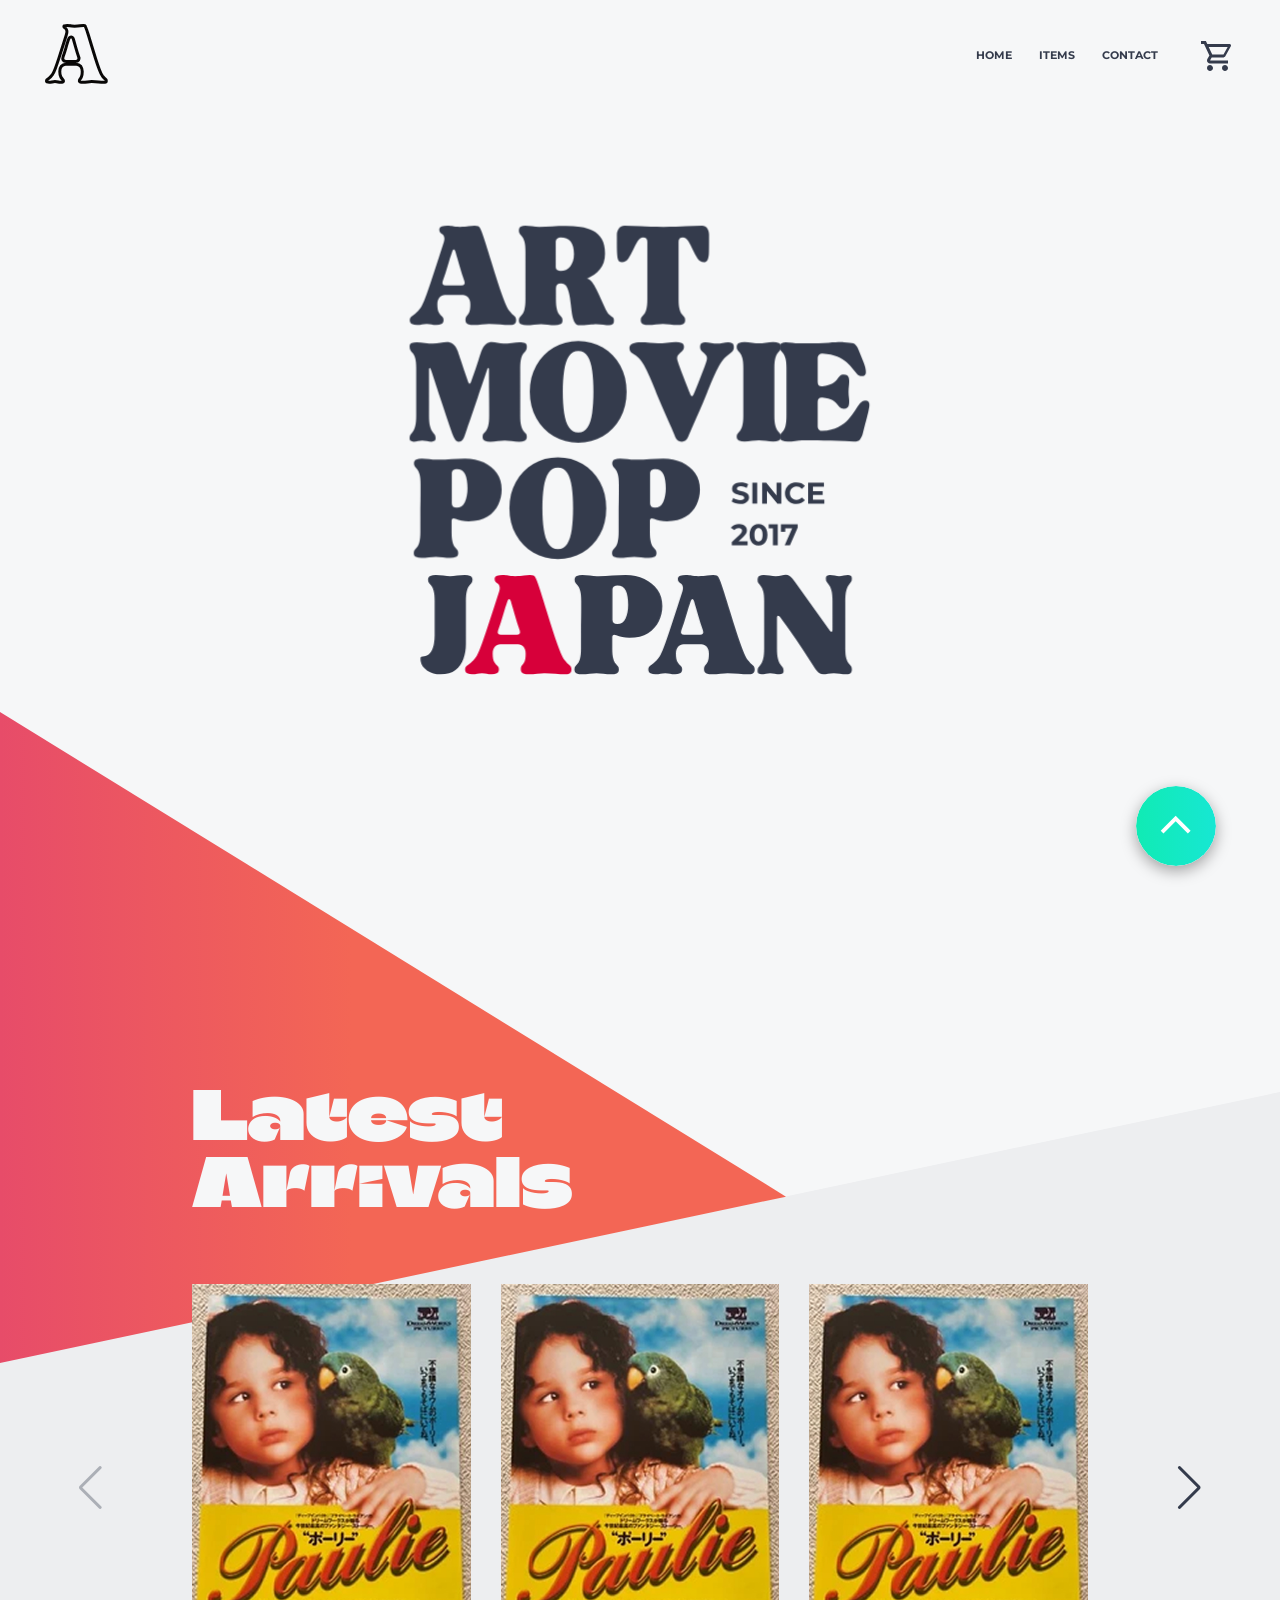
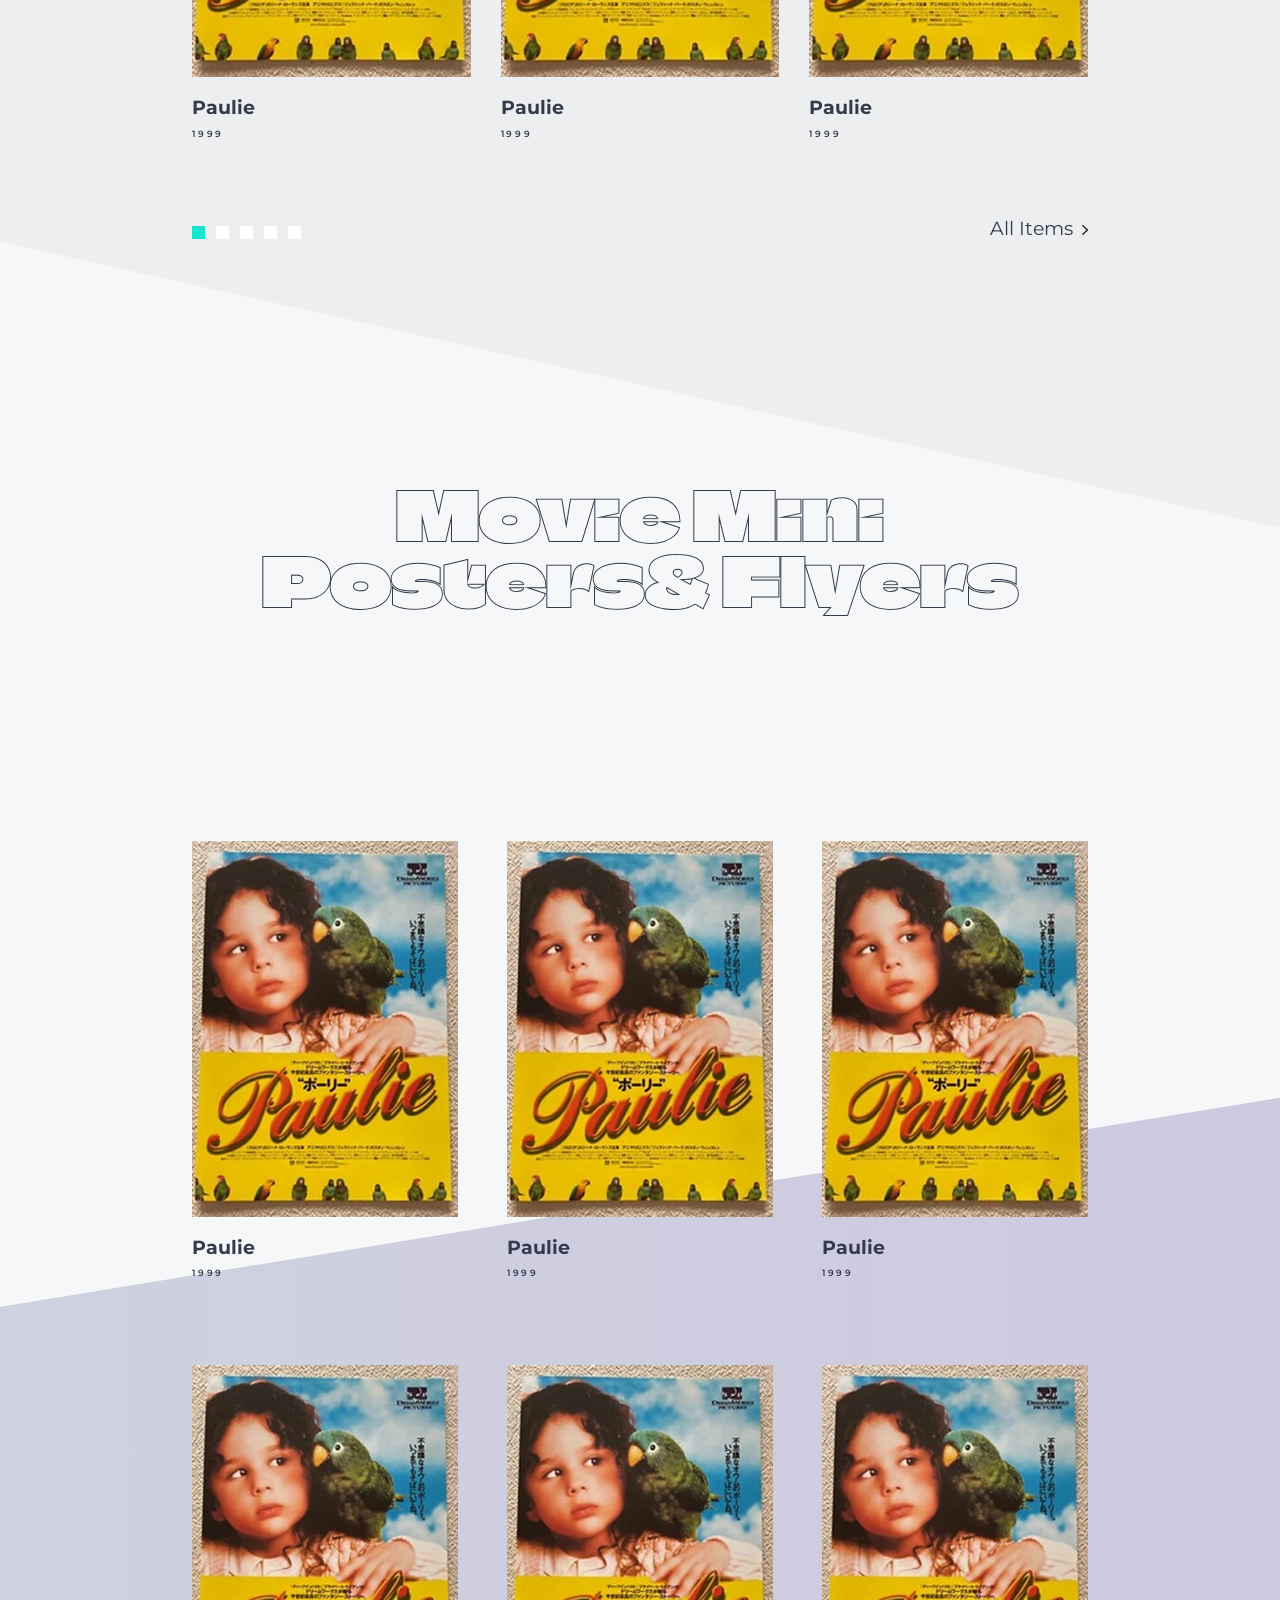
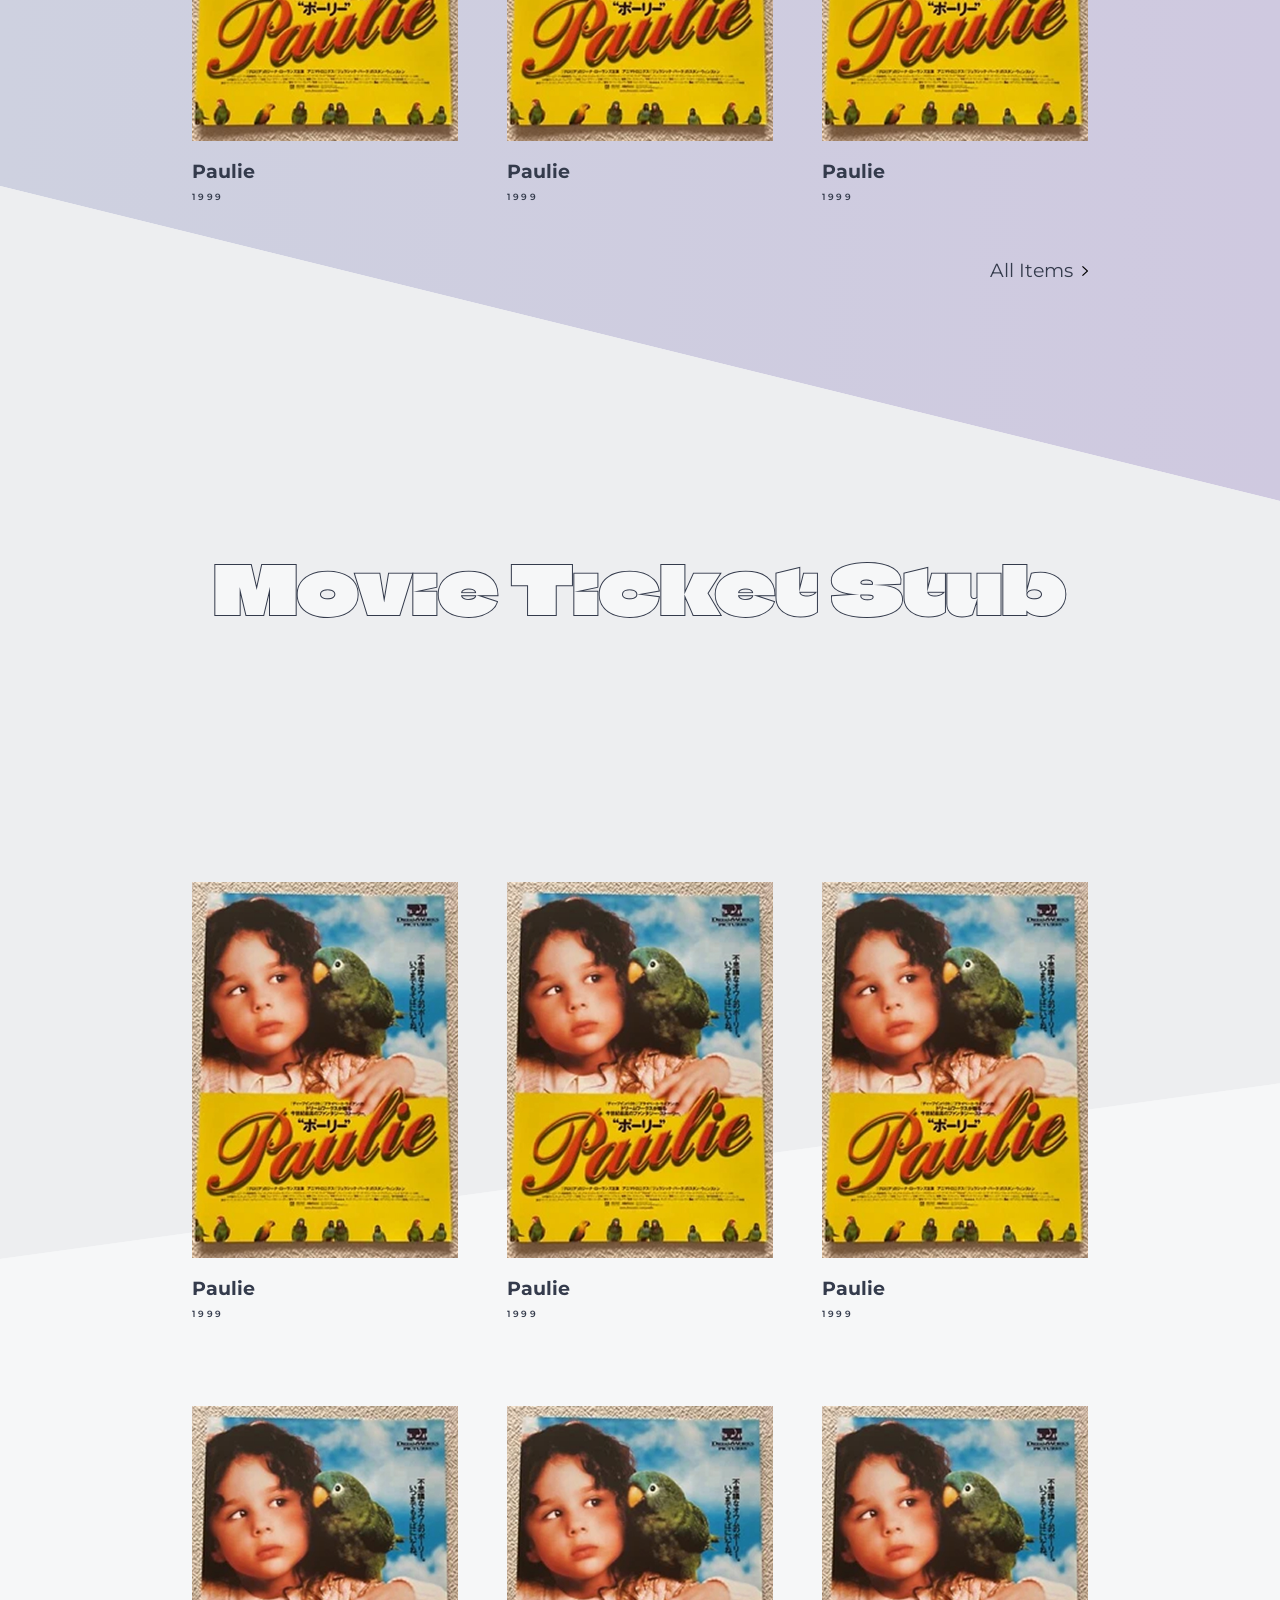
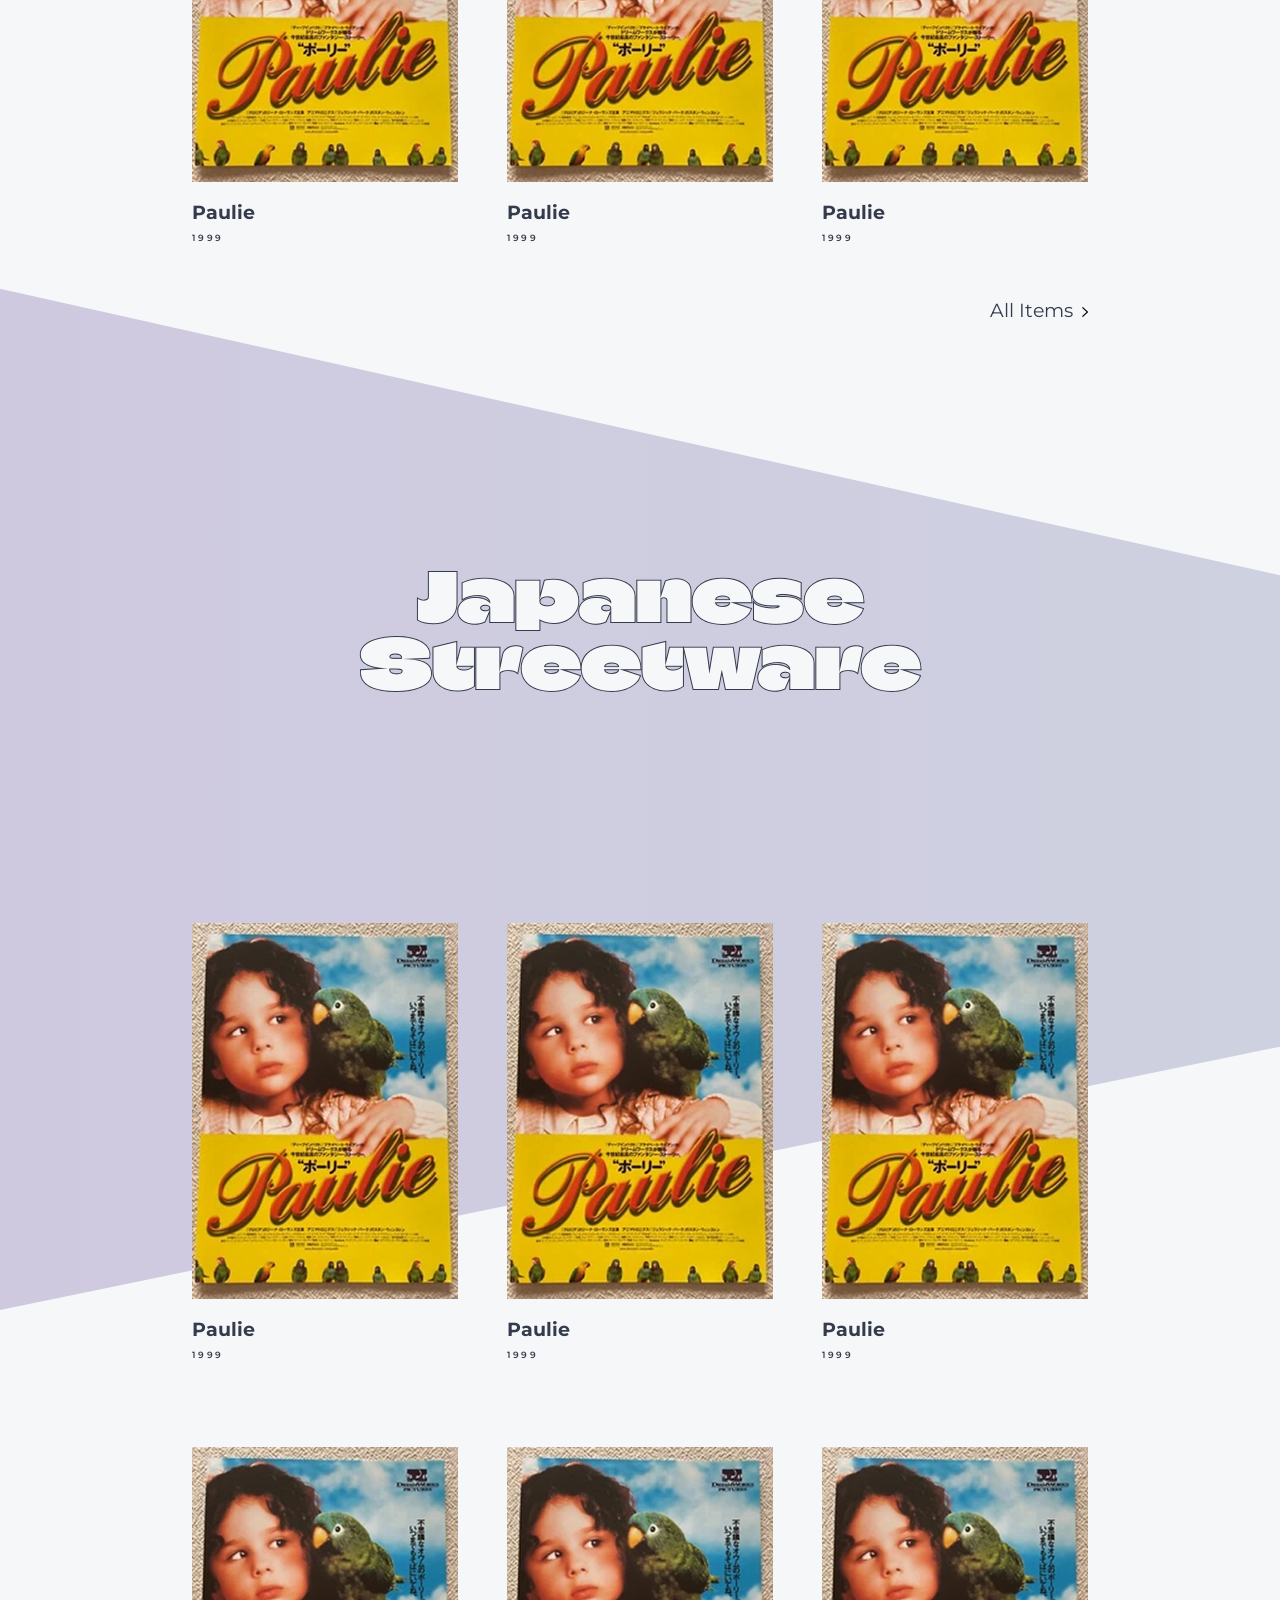
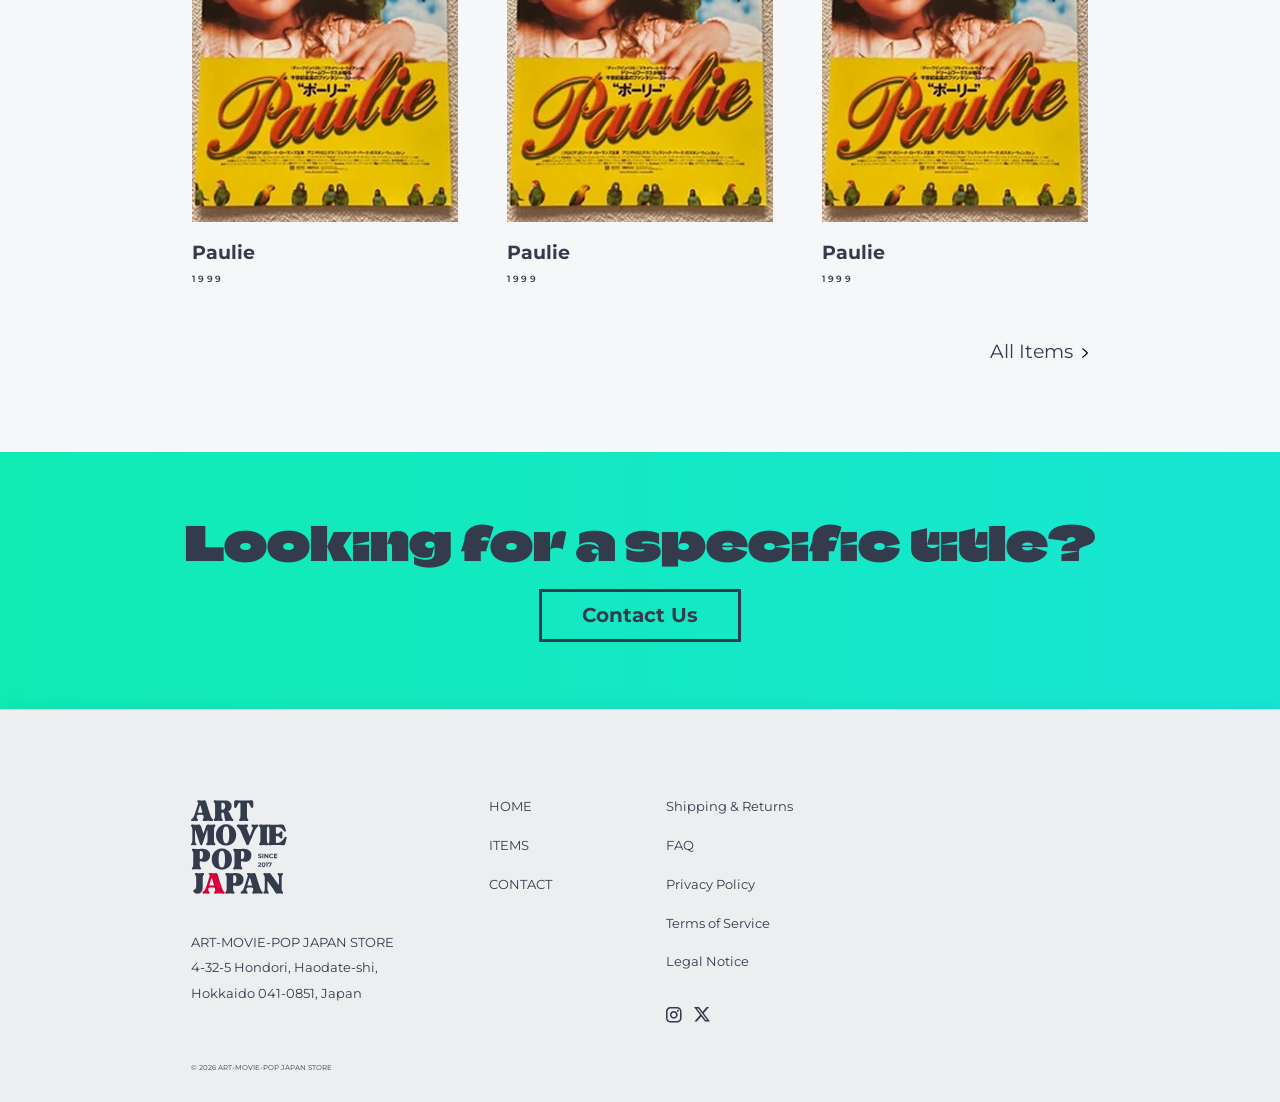
<file: index.html>
<!DOCTYPE html>
<html lang="ja">

<head>
  <meta charset="UTF-8">
  <meta name="viewport" content="width=device-width, initial-scale=1.0">
  <meta name="description"
    content="Discover authentic movie flyers, ticket stubs, and pop culture treasures from Japan. We ship unique collectibles for all kinds of films worldwide!">
  <meta name="keywords" content="">
  <meta name="robots" content="noindex, nofollow">
  <meta name="twitter:card" content="summary">
  <meta name="twitter:site" content="@username">
  <meta name="twitter:description"
    content="Discover authentic movie flyers, ticket stubs, and pop culture treasures from Japan. We ship unique collectibles for all kinds of films worldwide!">
  <meta name="twitter:title" content="ART-MOVIE-POP JAPAN STORE">
  <meta name="twitter:image" content="絶対パス">

  <!-- twitter以外のサービスとの連携 -->
  <!-- ↓ このページのタイトルを記入 -->
  <!-- <meta property="og:title" content="ART-MOVIE-POP JAPAN STORE"> -->
  <!-- ↓ 通常のサイトはcontent="website" -->
  <!-- <meta property="og:type" content="website"> -->
  <!-- ↓ ページのurlを記入 -->
  <!-- <meta property="og:url" content="絶対パス"> -->
  <!-- ↓ ページの概要説明を記入 -->
  <!-- <meta property="og:description" content=""> -->
  <!-- ↓ サイト名 -->
  <!-- <meta property="og:site_name" content=""> -->
  <!-- ↓ ページリンクを貼り付けた際の画像 -->
  <!-- <meta property="og:image" content="絶対パス"> -->

  <link rel="icon" href="images/favicon.ico">
  <link rel="apple-touch-icon" sizes="180x180" href="images/apple-touch-icon.png">
  <link rel="icon" sizes="192x192" href="images/apple-touch-icon.png">
  <title>Japanese Movie Flyers &amp; Pop Culture | ART-MOVIE-POP JAPAN STORE</title>
  <link rel="preconnect" href="https://fonts.googleapis.com">
  <link rel="preconnect" href="https://fonts.gstatic.com" crossorigin>
  <link
    href="https://fonts.googleapis.com/css2?family=Climate+Crisis:YEAR@1979&family=Montserrat:ital,wght@0,100..900;1,100..900&display=swap"
    rel="stylesheet">
  <link rel="stylesheet" href="https://cdn.jsdelivr.net/npm/swiper@11/swiper-bundle.min.css" />
  <link rel="stylesheet" href="css/style.css">
</head>

<body id="home">
  <div class="wrapper">
    <header class="header">
      <h1 class="header__logo"><a href="index.html" class="header__link"><svg viewBox="0 0 42 40" fill="none"
            xmlns="http://www.w3.org/2000/svg">
            <path
              d="M25.5977 1C26.0607 1 26.3914 1.06396 26.6201 1.15332C26.6343 1.16479 26.6858 1.2086 26.7666 1.32227C26.8901 1.49615 27.038 1.7701 27.2002 2.17188L27.2021 2.17871L27.2051 2.18555C27.6455 3.23202 28.2218 4.89801 28.9346 7.20898V7.20996C29.6484 9.52327 30.4263 12.0862 31.2686 14.8975C32.1139 17.7148 32.9714 20.4931 33.8418 23.2324C34.7151 25.9789 35.5384 28.3785 36.3125 30.4316L36.3135 30.4326C37.0768 32.4553 37.7576 33.9371 38.3662 34.7432L38.3818 34.7627C39.2544 35.8607 40.0177 36.6893 40.6523 37.1426H40.6533C40.8362 37.273 41 37.5002 41 38.0469C41 38.6101 40.8345 38.6902 40.7803 38.7178H40.7793C40.4621 38.8793 39.9485 39 39.165 39C38.2435 39 37.1204 38.9255 35.79 38.7715C34.3925 38.6096 32.8853 38.5303 31.2705 38.5303C30.4416 38.5303 29.4578 38.6135 28.3301 38.7744C27.2751 38.9251 26.2623 39 25.292 39C24.4609 39 23.8178 38.8808 23.332 38.6826H23.3301C23.1822 38.6225 23.122 38.5564 23.0879 38.501C23.0482 38.4363 22.9961 38.3039 22.9961 38.0469C22.9961 37.3664 23.147 37.1296 23.207 37.0684C23.6407 36.6264 24.0154 36.0419 24.3486 35.3604L24.3496 35.3613C24.7651 34.5135 24.9121 33.2424 24.9121 31.7178C24.9121 30.4545 24.6333 29.3281 23.9736 28.4414L23.8369 28.2676C23.0892 27.3667 22.0946 26.8907 20.9238 26.8906H13.873C12.701 26.8906 11.7041 27.3669 10.9551 28.2686C10.1984 29.1799 9.88283 30.3713 9.88281 31.7178C9.88281 33.2708 10.085 34.5958 10.6406 35.5156C11.08 36.2428 11.5478 36.8543 12.0557 37.3076H12.0566C12.2208 37.4538 12.335 37.6612 12.335 38.0469C12.3349 38.2837 12.2892 38.4167 12.249 38.4893C12.2222 38.5377 12.1835 38.586 12.1152 38.6328L12.0371 38.6787C11.633 38.8843 11.154 39 10.5771 39C9.75137 39 9.19433 38.9235 8.85254 38.8135C8.23058 38.6125 7.48978 38.5303 6.66699 38.5303C5.94726 38.5303 5.29019 38.5928 4.7207 38.7432L4.48242 38.8135C4.14188 38.9234 3.58555 39 2.75977 39C2.25316 39 1.82165 38.9111 1.4502 38.751L1.29492 38.6787C1.17716 38.6183 1.12137 38.5544 1.08594 38.4902C1.0458 38.4176 1.00003 38.2843 1 38.0469C1 37.738 1.06516 37.5784 1.13574 37.4873L1.20605 37.416L1.20703 37.415C1.58323 37.108 2.10077 36.6947 2.7627 36.1758C3.53589 35.5702 4.34208 34.6492 5.18262 33.4707L5.18848 33.4609L5.19531 33.4521C5.66541 32.7611 6.19107 31.6168 6.77637 30.0869L7.03125 29.4072C7.7264 27.5181 8.48405 25.3188 9.30371 22.8105C10.1227 20.3078 10.9532 17.7264 11.7969 15.0684C12.6406 12.4123 13.4191 9.96402 14.1338 7.72461C14.5149 6.60587 14.7488 5.58162 14.6504 4.78027L14.626 4.62207L14.5674 4.3584C14.435 3.83995 14.2015 3.36637 13.8369 2.98242L13.6436 2.79785C13.3083 2.5081 12.9975 2.24406 12.7119 2.00586L12.71 2.00391L12.6914 1.9668C12.6729 1.91723 12.6494 1.81618 12.6494 1.6416C12.6494 1.41917 12.6979 1.34158 12.708 1.32715C12.7108 1.3231 12.7265 1.29681 12.7949 1.2666L12.8828 1.23535C13.4131 1.08332 14.0461 1.00002 14.792 1C15.7276 1 16.3511 1.07709 16.7207 1.18945V1.19043C17.3913 1.39631 18.4495 1.46971 19.7734 1.46973C21.277 1.46973 22.4998 1.39131 23.4092 1.2168L23.4082 1.21582C24.1701 1.07058 24.8996 1 25.5977 1ZM17.3975 8.60938C16.7814 8.60938 16.4113 9.05412 16.2666 9.25098C16.0802 9.5046 15.9216 9.82678 15.7822 10.168L15.7734 10.1914L15.7646 10.2158C15.3741 11.3299 14.9565 12.6463 14.5117 14.1631L14.0576 15.7471C13.4507 17.9122 12.7946 19.9721 12.0889 21.9248L12.0859 21.9336L12.083 21.9414C11.8532 22.6147 11.7197 23.4516 12.167 24.1514C12.6383 24.8883 13.4775 25.0625 14.1787 25.0625H20.3877C21.0887 25.0625 21.9264 24.8879 22.3975 24.1514C22.8438 23.4534 22.7128 22.6192 22.4844 21.9463H22.4854C21.8261 19.9847 21.191 17.9297 20.5811 15.7822C19.9683 13.6217 19.4588 11.8129 19.0518 10.3555L19.0479 10.3447L19.0449 10.335L18.9531 10.0557C18.8552 9.78062 18.7369 9.51991 18.5879 9.30078C18.4137 9.04468 18.0658 8.66114 17.5107 8.61426L17.3975 8.60938Z"
              stroke="#343B4C" stroke-width="2" />
          </svg>
        </a></h1>
      <div class="header__box">
        <div class="btn">
          <!-- カートボタン -->
          <div class="cart">
            <a href="#" class="cart__link"><svg viewBox="0 0 21 21" fill="none" xmlns="http://www.w3.org/2000/svg">
                <path
                  d="M16.8 16.8C17.357 16.8 17.8911 17.0212 18.2849 17.4151C18.6787 17.8089 18.9 18.343 18.9 18.9C18.9 19.457 18.6787 19.9911 18.2849 20.3849C17.8911 20.7787 17.357 21 16.8 21C16.243 21 15.7089 20.7787 15.3151 20.3849C14.9212 19.9911 14.7 19.457 14.7 18.9C14.7 17.7345 15.6345 16.8 16.8 16.8ZM0 0H3.4335L4.4205 2.1H19.95C20.2285 2.1 20.4955 2.21062 20.6925 2.40754C20.8894 2.60445 21 2.87152 21 3.15C21 3.3285 20.9475 3.507 20.874 3.675L17.115 10.4685C16.758 11.109 16.065 11.55 15.2775 11.55H7.455L6.51 13.2615L6.4785 13.3875C6.4785 13.4571 6.50616 13.5239 6.55538 13.5731C6.60461 13.6223 6.67138 13.65 6.741 13.65H18.9V15.75H6.3C5.74304 15.75 5.2089 15.5287 4.81508 15.1349C4.42125 14.7411 4.2 14.207 4.2 13.65C4.2 13.2825 4.2945 12.936 4.452 12.642L5.88 10.0695L2.1 2.1H0V0ZM6.3 16.8C6.85695 16.8 7.3911 17.0212 7.78492 17.4151C8.17875 17.8089 8.4 18.343 8.4 18.9C8.4 19.457 8.17875 19.9911 7.78492 20.3849C7.3911 20.7787 6.85695 21 6.3 21C5.74304 21 5.2089 20.7787 4.81508 20.3849C4.42125 19.9911 4.2 19.457 4.2 18.9C4.2 17.7345 5.1345 16.8 6.3 16.8ZM15.75 9.45L18.669 4.2H5.397L7.875 9.45H15.75Z"
                  fill="#343B4C" />
              </svg>
            </a>
          </div>
          <!-- バーガーボタン -->
          <div id="btn__burger" class="btn__burger">
            <span id="btn__top" class="btn__top"></span>
            <span id="btn__middle" class="btn__middle"></span>
            <span id="btn__bottom" class="btn__bottom"></span>
          </div>
        </div>
        <!-- ナビゲーション -->
        <nav id="gnav" class="gnav">
          <div class="box__text">
            <div class="box__weight">
              <ul class="gnav__nav">
                <li class="gnav__list"><a href="index.html" class="gnav__link">HOME</a></li>
                <li class="gnav__list"><a href="items.html" class="gnav__link">ITEMS</a></li>
                <li class="gnav__list"><a href="contact.html" class="gnav__link">CONTACT</a></li>
              </ul>
            </div>
            <div class="box__thin">
              <ul class="gnav__nav">
                <li class="gnav__list"><a href="shipping.html" class="gnav__link">Shipping &amp; Returns</a></li>
                <li class="gnav__list"><a href="faq.html" class="gnav__link">FAQ</a></li>
              </ul>
            </div>
          </div>
          <div class="box__sns">
            <p class="gnav__insta"><a href="https://www.instagram.com/art_movie_pop_japan_store/" target="_blank"
                class="gnav__link"><svg viewBox="0 0 24 24" fill="none" xmlns="http://www.w3.org/2000/svg">
                  <path
                    d="M6.76667 0H16.5667C20.3 0 23.3333 3.03333 23.3333 6.76667V16.5667C23.3333 18.3613 22.6204 20.0824 21.3514 21.3514C20.0824 22.6204 18.3613 23.3333 16.5667 23.3333H6.76667C3.03333 23.3333 0 20.3 0 16.5667V6.76667C0 4.97203 0.712915 3.25091 1.98191 1.98191C3.25091 0.712915 4.97203 0 6.76667 0ZM6.53333 2.33333C5.41942 2.33333 4.35114 2.77583 3.56348 3.56348C2.77583 4.35114 2.33333 5.41942 2.33333 6.53333V16.8C2.33333 19.1217 4.21167 21 6.53333 21H16.8C17.9139 21 18.9822 20.5575 19.7698 19.7698C20.5575 18.9822 21 17.9139 21 16.8V6.53333C21 4.21167 19.1217 2.33333 16.8 2.33333H6.53333ZM17.7917 4.08333C18.1784 4.08333 18.5494 4.23698 18.8229 4.51047C19.0964 4.78396 19.25 5.15489 19.25 5.54167C19.25 5.92844 19.0964 6.29937 18.8229 6.57286C18.5494 6.84635 18.1784 7 17.7917 7C17.4049 7 17.034 6.84635 16.7605 6.57286C16.487 6.29937 16.3333 5.92844 16.3333 5.54167C16.3333 5.15489 16.487 4.78396 16.7605 4.51047C17.034 4.23698 17.4049 4.08333 17.7917 4.08333ZM11.6667 5.83333C13.2138 5.83333 14.6975 6.44791 15.7915 7.54188C16.8854 8.63584 17.5 10.1196 17.5 11.6667C17.5 13.2138 16.8854 14.6975 15.7915 15.7915C14.6975 16.8854 13.2138 17.5 11.6667 17.5C10.1196 17.5 8.63584 16.8854 7.54188 15.7915C6.44791 14.6975 5.83333 13.2138 5.83333 11.6667C5.83333 10.1196 6.44791 8.63584 7.54188 7.54188C8.63584 6.44791 10.1196 5.83333 11.6667 5.83333ZM11.6667 8.16667C10.7384 8.16667 9.84817 8.53541 9.19179 9.19179C8.53541 9.84817 8.16667 10.7384 8.16667 11.6667C8.16667 12.5949 8.53541 13.4852 9.19179 14.1415C9.84817 14.7979 10.7384 15.1667 11.6667 15.1667C12.5949 15.1667 13.4852 14.7979 14.1415 14.1415C14.7979 13.4852 15.1667 12.5949 15.1667 11.6667C15.1667 10.7384 14.7979 9.84817 14.1415 9.19179C13.4852 8.53541 12.5949 8.16667 11.6667 8.16667Z"
                    fill="#343B4C" />
                </svg>
              </a></p>
            <p class="gnav__x"><a href="#" target="_blank" class="gnav__link"><svg viewBox="0 0 24 22" fill="none"
                  xmlns="http://www.w3.org/2000/svg">
                  <path
                    d="M18.9 0H22.5806L14.5406 9.21257L24 21.7509H16.5943L10.7897 14.148L4.15543 21.7509H0.471429L9.07029 11.8937L0 0.00171426H7.59429L12.8331 6.94971L18.9 0ZM17.6057 19.5429H19.6457L6.48 2.09314H4.29257L17.6057 19.5429Z"
                    fill="#343B4C" />
                </svg>
              </a></p>
          </div>
        </nav>
      </div>
    </header>

    <!-- メインビジュアル -->
    <div class="mv">
      <svg viewBox="0 0 303 295" fill="none" xmlns="http://www.w3.org/2000/svg">
        <path
          d="M0.121094 62.1417C0.121094 61.1197 0.440085 60.3536 1.07806 59.8444C1.71605 59.3337 2.5879 58.6527 3.69439 57.8016C4.80014 56.9513 6.03314 55.5901 7.39346 53.7192C8.16027 52.6135 9.11724 50.5292 10.2644 47.4683C11.413 44.4057 12.6675 40.8323 14.0278 36.7483C15.3897 32.6651 16.7715 28.4546 18.1747 24.1174C19.5796 19.779 20.8769 15.78 22.0669 12.1216C22.748 10.167 23.0033 8.74309 22.8338 7.849C22.6637 6.95568 22.3016 6.27476 21.7481 5.80624C21.196 5.33848 20.6852 4.91291 20.2175 4.53027C19.749 4.14841 19.5151 3.5319 19.5151 2.68074C19.5151 1.49067 20.0466 0.746867 21.11 0.447814C22.1728 0.149527 23.3859 0 24.7478 0C26.3627 0 27.5957 0.128056 28.4469 0.383402C29.2972 0.639514 30.8285 0.766803 33.0415 0.766803C35.5075 0.766803 37.42 0.639514 38.7802 0.383402C40.1421 0.128056 41.4611 0 42.7369 0C43.6733 0 44.4608 0.128056 45.0987 0.383402C45.7367 0.639514 46.3533 1.4899 46.9482 2.93532C47.7151 4.72274 48.6936 7.50854 49.8836 11.2935C51.0736 15.0784 52.3695 19.2682 53.7729 23.8629C55.1776 28.456 56.6023 32.9849 58.0485 37.4507C59.4963 41.9165 60.8581 45.8089 62.134 49.1276C63.41 52.4448 64.4728 54.6563 65.324 55.762C66.7694 57.5471 67.9174 58.7387 68.7685 59.3353C69.6188 59.9302 70.0445 60.8659 70.0445 62.1417C70.0445 63.4177 69.6188 64.2688 68.7685 64.6937C67.9174 65.1185 66.7694 65.3317 65.324 65.3317C63.7059 65.3317 61.7698 65.2036 59.5147 64.9483C57.261 64.6921 54.8164 64.5649 52.1809 64.5649C50.9051 64.5649 49.3514 64.6921 47.5218 64.9483C45.6938 65.2036 43.9286 65.3317 42.2278 65.3317C40.6958 65.3317 39.3983 65.1185 38.3355 64.6937C37.272 64.2688 36.7406 63.4177 36.7406 62.1417C36.7406 60.8659 37.0166 59.9517 37.5687 59.3996C38.1224 58.8461 38.6545 58.0585 39.1637 57.038C39.6743 56.0158 39.9305 54.2713 39.9305 51.8053C39.9305 49.8483 39.462 48.3179 38.5257 47.2137C37.5909 46.1079 36.4009 45.5543 34.9554 45.5543H23.2172C21.7695 45.5543 20.5772 46.1079 19.6408 47.2137C18.7061 48.3179 18.2391 49.8483 18.2391 51.8053C18.2391 54.2713 18.5796 56.0579 19.2605 57.1637C19.9414 58.2701 20.6209 59.1205 21.3002 59.7156C21.9811 60.3107 22.3216 61.1197 22.3216 62.1417C22.3216 63.3319 21.853 64.1615 20.9168 64.6292C19.9821 65.097 18.9201 65.3317 17.73 65.3317C16.2837 65.3317 15.1566 65.2036 14.3468 64.9483C13.5386 64.6921 12.4973 64.5649 11.2213 64.5649C9.94539 64.5649 8.90329 64.6921 8.09586 64.9483C7.28764 65.2036 6.1612 65.3317 4.71578 65.3317C3.52341 65.3317 2.45908 65.097 1.52281 64.6292C0.588077 64.1615 0.121094 63.3319 0.121094 62.1417ZM21.8124 36.3649C21.1315 38.3218 21.7695 39.3003 23.7263 39.3003H34.063C36.0175 39.3003 36.6555 38.3218 35.9769 36.3649C34.8703 33.1343 33.806 29.7543 32.7838 26.2247C31.7633 22.6936 30.9136 19.7367 30.2351 17.3543C29.8931 16.2486 29.5097 15.6949 29.0848 15.6949C28.7451 15.6949 28.3625 16.2056 27.9377 17.2255C27.0865 19.6079 26.1503 22.5861 25.1281 26.1603C24.1075 29.7328 23.0026 33.1343 21.8124 36.3649Z"
          fill="#343B4C" />
        <path
          d="M71.8203 3.31565C71.8203 1.95612 72.2237 1.06356 73.0318 0.63798C73.8394 0.213172 74.8392 0 76.0316 0C77.3912 0 78.8788 0.128056 80.4944 0.383402C82.1116 0.637214 83.6859 0.763736 85.2179 0.763736C87.9392 0.763736 90.7243 0.657917 93.573 0.444746C96.4232 0.232342 99.508 0.125756 102.827 0.125756C106.06 0.125756 109.207 0.338927 112.268 0.763736C115.33 1.18931 118.074 2.01976 120.497 3.25432C122.922 4.48734 124.857 6.31692 126.303 8.74156C127.749 11.1647 128.472 14.3753 128.472 18.3727C128.472 22.5426 127.365 25.9663 125.153 28.6446C122.942 31.3239 120.094 33.3867 116.608 34.8343C117.628 34.8343 118.67 35.5153 119.733 36.8771C120.796 38.2375 121.86 39.9803 122.923 42.1067C123.986 44.2338 125.028 46.4668 126.049 48.8055C127.068 51.1451 128.047 53.2928 128.984 55.2498C129.749 56.7794 130.534 57.8845 131.343 58.5654C132.152 59.2464 132.855 59.7999 133.45 60.2247C134.045 60.6503 134.342 61.3735 134.342 62.3933C134.342 63.5857 134.045 64.3946 133.45 64.8195C132.855 65.2442 132.089 65.4574 131.153 65.4574C130.046 65.4574 128.77 65.3293 127.325 65.074C125.878 64.8178 124.305 64.6906 122.604 64.6906C121.753 64.6906 120.179 64.8178 117.881 65.074C115.584 65.3293 113.585 65.4574 111.884 65.4574C110.099 65.4574 108.823 64.5434 108.056 62.7153C107.291 60.8857 106.76 58.6099 106.461 55.8877C106.165 53.164 105.824 50.4204 105.44 47.6554C105.057 44.8909 104.441 42.5943 103.591 40.7664C102.739 38.9383 101.337 38.0243 99.3823 38.0243C97.2551 38.0243 96.1924 39.0878 96.1924 41.2142V48.2319C96.1924 51.2094 96.4047 53.4639 96.8304 54.9952C97.2551 56.5249 97.7659 57.6513 98.3609 58.3752C98.9559 59.0975 99.4659 59.6926 99.8915 60.1603C100.316 60.6288 100.529 61.3312 100.529 62.2676C100.529 63.5435 100.039 64.3946 99.0603 64.8195C98.0825 65.2442 96.871 65.4574 95.4255 65.4574C93.9793 65.4574 92.4059 65.3293 90.7052 65.074C89.0037 64.8178 87.5566 64.6906 86.3651 64.6906C85.0891 64.6906 83.5785 64.8178 81.8348 65.074C80.0927 65.3293 78.4555 65.4574 76.9242 65.4574C75.478 65.4574 74.2656 65.2442 73.2864 64.8195C72.3088 64.3946 71.8203 63.5435 71.8203 62.2676C71.8203 61.3312 72.0328 60.6288 72.4582 60.1603C72.8831 59.6926 73.3939 59.0975 73.9888 58.3752C74.5839 57.6513 75.0937 56.5249 75.5194 54.9952C75.9441 53.4639 76.1573 51.2094 76.1573 48.2319V17.3512C76.1573 14.3745 75.9441 12.1209 75.5194 10.5911C75.0937 9.05979 74.5839 7.93335 73.9888 7.21103C73.3939 6.48716 72.8831 5.89135 72.4582 5.42283C72.0328 4.95508 71.8203 4.25269 71.8203 3.31565ZM96.0636 26.9209C96.0636 27.9438 96.3825 28.6678 97.0206 29.0925C97.6585 29.5181 98.4023 29.7306 99.2534 29.7306C101.891 29.7306 104.018 28.7306 105.633 26.7307C107.248 24.7309 108.056 22.0302 108.056 18.6272C108.056 11.397 105.122 7.78153 99.2534 7.78153C98.4023 7.78153 97.6585 8.01616 97.0206 8.48392C96.3825 8.95243 96.0636 9.697 96.0636 10.7169V26.9209Z"
          fill="#343B4C" />
        <path
          d="M139.745 23.9888C137.96 23.9888 136.94 22.9259 136.684 20.7988C136.428 18.6724 136.301 15.9511 136.301 12.6339V5.87065C136.301 4.33935 136.747 2.97827 137.641 1.78819C138.534 0.596573 139.746 0 141.276 0C144.678 0 148.251 0.128056 151.992 0.383402C155.736 0.639514 160.714 0.766803 166.924 0.766803C173.047 0.766803 177.96 0.639514 181.658 0.383402C185.36 0.128056 188.911 0 192.314 0C193.846 0 194.994 0.596573 195.758 1.78819C196.525 2.97827 196.909 4.33935 196.909 5.87065V11.1033C196.909 13.314 196.887 15.3974 196.845 17.3543C196.802 19.3112 196.546 20.9061 196.078 22.1392C195.611 23.3722 194.741 23.9888 193.464 23.9888C191.846 23.9888 190.464 23.1597 189.314 21.5012C188.167 19.8433 187.125 17.9509 186.188 15.8237C185.255 13.6974 184.298 11.8049 183.317 10.1463C182.34 8.48621 181.128 7.65577 179.684 7.65577C177.813 7.65577 176.876 8.6342 176.876 10.5911V48.1062C176.876 51.0837 177.09 53.338 177.515 54.8695C177.939 56.3992 178.45 57.5256 179.045 58.2495C179.641 58.9718 180.151 59.5669 180.576 60.0346C181 60.5031 181.214 61.2055 181.214 62.1417C181.214 63.4177 180.723 64.2688 179.744 64.6937C178.767 65.1185 177.555 65.3317 176.111 65.3317C174.494 65.3317 172.814 65.2036 171.071 64.9483C169.327 64.6921 167.816 64.5649 166.541 64.5649C165.265 64.5649 163.754 64.6921 162.009 64.9483C160.268 65.2036 158.631 65.3317 157.099 65.3317C155.654 65.3317 154.441 65.1185 153.461 64.6937C152.484 64.2688 151.995 63.4177 151.995 62.1417C151.995 61.2055 152.209 60.5031 152.634 60.0346C153.058 59.5669 153.569 58.9718 154.164 58.2495C154.76 57.5256 155.269 56.3992 155.695 54.8695C156.119 53.338 156.332 51.0837 156.332 48.1062V10.5911C156.332 8.6342 155.398 7.65577 153.526 7.65577C152.164 7.65577 150.973 8.48621 149.953 10.1463C148.933 11.8049 147.954 13.6974 147.018 15.8237C146.083 17.9509 145.041 19.8433 143.892 21.5012C142.745 23.1597 141.362 23.9888 139.745 23.9888Z"
          fill="#343B4C" />
        <path
          d="M0 79.495C0 78.3033 0.44628 77.5373 1.34037 77.1975C2.2337 76.8564 3.36014 76.6853 4.72045 76.6853C6.33763 76.6853 8.10358 76.8134 10.0175 77.0687C11.9315 77.3249 13.6959 77.4521 15.3115 77.4521C17.0981 77.4521 18.736 77.3041 20.2252 77.0074C21.7135 76.7092 23.1375 76.5596 24.4979 76.5596C25.9433 76.5596 27.2829 76.9637 28.516 77.7711C29.7505 78.5794 30.8355 80.2173 31.7703 82.6848C31.7703 82.6848 32.3867 84.5772 33.6197 88.3623C34.8543 92.1472 36.4507 96.8476 38.4077 102.462C39.0862 104.333 39.7664 104.333 40.4473 102.462C42.4901 96.8476 44.1065 92.1472 45.2967 88.3623C46.4867 84.5772 47.0818 82.6848 47.0818 82.6848C48.018 80.2173 49.0816 78.5794 50.2716 77.7711C51.4632 76.9637 52.7393 76.5596 54.0995 76.5596C55.2911 76.5596 56.5258 76.7092 57.8016 77.0074C59.0776 77.3041 60.395 77.4521 61.7552 77.4521C63.4562 77.4521 65.2427 77.3249 67.1137 77.0687C68.9863 76.8134 70.7308 76.6853 72.3464 76.6853C73.7919 76.6853 74.9398 76.8564 75.7909 77.1975C76.6413 77.5373 77.0668 78.3033 77.0668 79.495C77.0668 80.5992 76.8537 81.4503 76.4288 82.0468C76.0032 82.6418 75.4934 83.2799 74.8983 83.9608C74.3033 84.6401 73.7926 85.7237 73.3677 87.212C72.9422 88.7012 72.7298 90.934 72.7298 93.9108V124.791C72.7298 127.769 72.9422 130.023 73.3677 131.555C73.7926 133.084 74.3033 134.211 74.8983 134.935C75.4934 135.657 76.0032 136.252 76.4288 136.72C76.8537 137.188 77.0668 137.891 77.0668 138.827C77.0668 140.103 76.5777 140.954 75.6007 141.379C74.623 141.804 73.4107 142.017 71.963 142.017C70.4332 142.017 68.796 141.889 67.0524 141.634C65.308 141.377 63.798 141.25 62.5221 141.25C61.2461 141.25 59.7356 141.377 57.9918 141.634C56.2474 141.889 54.6102 142.017 53.0813 142.017C51.6334 142.017 50.4204 141.804 49.4434 141.379C48.4659 140.954 47.9774 140.103 47.9774 138.827C47.9774 137.891 48.1898 137.188 48.6153 136.72C49.0402 136.252 49.5509 135.657 50.1459 134.935C50.7409 134.211 51.2508 133.084 51.6764 131.555C52.1013 130.023 52.3144 127.769 52.3144 124.791C52.3144 123.26 52.3144 121.218 52.3144 118.666C52.3144 116.114 52.293 113.371 52.25 110.437C52.207 107.501 52.1855 104.587 52.1855 101.695C52.1855 98.8046 52.1855 96.2955 52.1855 94.1684C52.1855 93.9968 52.0576 93.8264 51.8022 93.6562C51.5483 93.4868 51.3368 93.6149 51.1673 94.0396C50.5699 95.9107 49.6965 98.5269 48.5479 101.889C47.4007 105.249 46.1463 108.949 44.7845 112.989C43.4241 117.03 42.0216 121.134 40.5762 125.301C39.1299 129.468 37.8111 133.296 36.6194 136.784C36.0245 138.655 35.4294 139.996 34.8343 140.805C34.2394 141.613 33.3453 142.017 32.1536 142.017C31.3025 142.017 30.5587 141.548 29.9206 140.612C29.2827 139.676 28.6661 138.4 28.0712 136.784C26.7952 133.296 25.4763 129.49 24.1145 125.365C22.7541 121.239 21.3939 117.135 20.032 113.053C18.6717 108.97 17.4601 105.249 16.3973 101.889C15.3338 98.5269 14.4619 95.9107 13.781 94.0396C13.6951 93.6149 13.5026 93.4868 13.2044 93.6562C12.9076 93.8264 12.7596 93.9968 12.7596 94.1684V124.791C12.7596 127.769 12.972 130.066 13.3976 131.681C13.8224 133.296 14.3331 134.508 14.9281 135.318C15.5232 136.126 16.0331 136.807 16.4587 137.361C16.8835 137.913 17.0966 138.657 17.0966 139.591C17.0966 140.528 16.8405 141.166 16.3299 141.505C15.8207 141.846 15.1835 142.017 14.419 142.017C13.4819 142.017 12.4391 141.889 11.2904 141.634C10.1433 141.377 9.14413 141.25 8.29375 141.25C7.44259 141.25 6.5071 141.377 5.48725 141.634C4.46663 141.889 3.48819 142.017 2.55192 142.017C1.871 142.017 1.27443 141.846 0.763737 141.505C0.254579 141.166 0 140.528 0 139.591C0 138.657 0.212405 137.913 0.63798 137.361C1.06279 136.807 1.57348 136.126 2.16852 135.318C2.76356 134.508 3.27348 133.296 3.69907 131.681C4.12387 130.066 4.33704 127.769 4.33704 124.791V93.9108C4.33704 90.934 4.12387 88.7012 3.69907 87.212C3.27348 85.7237 2.76356 84.6401 2.16852 83.9608C1.57348 83.2799 1.06279 82.6418 0.63798 82.0468C0.212405 81.4503 0 80.5992 0 79.495Z"
          fill="#343B4C" />
        <path
          d="M110.934 142.68C104.979 142.68 99.5985 141.256 94.7915 138.408C89.9858 135.558 86.158 131.623 83.3078 126.605C80.4591 121.586 79.0352 115.801 79.0352 109.251C79.0352 102.702 80.4591 96.9176 83.3078 91.8996C86.158 86.8802 89.9858 82.9457 94.7915 80.097C99.5985 77.2467 104.979 75.8213 110.934 75.8213C116.888 75.8213 122.268 77.2467 127.074 80.097C131.881 82.9457 135.687 86.8802 138.493 91.8996C141.3 96.9176 142.704 102.702 142.704 109.251C142.704 115.801 141.3 121.586 138.493 126.605C135.687 131.623 131.881 135.558 127.074 138.408C122.268 141.256 116.888 142.68 110.934 142.68ZM100.726 109.251C100.726 114.441 101.024 119.056 101.619 123.096C102.214 127.137 103.255 130.306 104.745 132.602C106.233 134.898 108.296 136.046 110.934 136.046C113.572 136.046 115.613 134.898 117.059 132.602C118.505 130.306 119.504 127.137 120.056 123.096C120.61 119.056 120.887 114.441 120.887 109.251C120.887 104.061 120.61 99.4465 120.056 95.4055C119.504 91.3651 118.505 88.1967 117.059 85.9001C115.613 83.6044 113.572 82.4556 110.934 82.4556C108.296 82.4556 106.233 83.6044 104.745 85.9001C103.255 88.1967 102.214 91.3651 101.619 95.4055C101.024 99.4465 100.726 104.061 100.726 109.251Z"
          fill="#343B4C" />
        <path
          d="M150.679 87.0218C149.488 85.8317 148.169 84.8549 146.723 84.0896C145.277 83.3229 144.555 82.0889 144.555 80.3875C144.555 78.942 145.277 77.9635 146.723 77.4521C148.169 76.9415 149.914 76.6853 151.956 76.6853C153.912 76.6853 155.89 76.7919 157.888 77.0043C159.888 77.2175 161.654 77.3234 163.185 77.3234C165.14 77.3234 167.18 77.1968 169.306 76.9429C171.434 76.6877 173.348 76.5596 175.048 76.5596C176.581 76.5596 177.856 76.7728 178.876 77.1975C179.899 77.6231 180.41 78.4305 180.41 79.6207C180.41 80.8131 179.964 81.7914 179.07 82.556C178.175 83.3212 177.346 84.1501 176.579 85.0435C175.814 85.9376 175.687 87.1921 176.2 88.807C176.454 89.6581 176.921 91.02 177.601 92.8926C178.281 94.7635 179.047 96.8055 179.898 99.0178C180.749 101.228 181.578 103.376 182.386 105.459C183.196 107.543 183.898 109.308 184.493 110.756C185.257 112.541 186.024 112.541 186.791 110.756C187.64 108.713 188.661 106.225 189.852 103.29C191.041 100.356 192.147 97.5286 193.167 94.8065C194.189 92.0828 194.871 90.1259 195.209 88.9357C195.72 87.3209 195.614 86.0664 194.891 85.1723C194.168 84.2789 193.34 83.4501 192.403 82.6848C191.467 81.918 190.999 80.9396 190.999 79.7495C190.999 78.5579 191.317 77.7489 191.956 77.3234C192.593 76.8985 193.424 76.6853 194.447 76.6853C195.636 76.6853 196.91 76.8134 198.27 77.0687C199.632 77.3249 200.994 77.4521 202.356 77.4521C203.376 77.4521 204.524 77.3249 205.801 77.0687C207.077 76.8134 208.268 76.6853 209.374 76.6853C210.48 76.6853 211.394 76.8985 212.117 77.3234C212.84 77.7489 213.202 78.5992 213.202 79.8753C213.202 81.4073 212.478 82.684 211.03 83.7062C209.585 84.7268 208.267 85.8317 207.077 87.0218C205.97 88.1283 204.801 89.7877 203.567 91.9999C202.335 94.2107 201.143 96.5915 199.994 99.1435C198.847 101.695 197.805 104.163 196.869 106.545C195.932 108.927 195.167 110.841 194.572 112.287C193.382 115.264 192.063 118.39 190.614 121.666C189.169 124.94 187.788 128.087 186.469 131.107C185.151 134.127 184.025 136.743 183.088 138.953C182.237 140.996 180.834 142.017 178.876 142.017C176.921 142.017 175.519 140.996 174.668 138.953C173.817 136.743 172.712 134.127 171.35 131.107C169.988 128.087 168.606 124.94 167.203 121.666C165.799 118.39 164.461 115.264 163.185 112.287C162.587 110.841 161.821 108.927 160.885 106.545C159.95 104.163 158.908 101.695 157.759 99.1435C156.613 96.5915 155.442 94.2107 154.25 91.9999C153.06 89.7877 151.87 88.1283 150.679 87.0218Z"
          fill="#343B4C" />
        <path
          d="M215.074 138.701C215.074 137.765 215.286 137.063 215.712 136.594C216.137 136.126 216.648 135.531 217.243 134.809C217.838 134.085 218.347 132.959 218.773 131.429C219.198 129.898 219.412 127.643 219.412 124.666V93.785C219.412 90.8083 219.198 88.5547 218.773 87.0249C218.347 85.4936 217.838 84.3671 217.243 83.6448C216.648 82.9209 216.137 82.3251 215.712 81.8566C215.286 81.3889 215.074 80.6865 215.074 79.7495C215.074 78.4735 215.563 77.6231 216.541 77.1975C217.52 76.7728 218.731 76.5596 220.179 76.5596C221.71 76.5596 223.347 76.6877 225.089 76.9429C226.832 77.1991 228.342 77.3263 229.619 77.3263C230.895 77.3263 232.404 77.1991 234.149 76.9429C235.894 76.6877 237.531 76.5596 239.063 76.5596C240.509 76.5596 241.719 76.7728 242.697 77.1975C243.677 77.6231 244.166 78.4735 244.166 79.7495C244.166 80.6865 243.954 81.3889 243.529 81.8566C243.103 82.3251 242.592 82.9209 241.995 83.6448C241.4 84.3671 240.889 85.4936 240.465 87.0249C240.039 88.5547 239.826 90.8083 239.826 93.785V124.666C239.826 127.643 240.039 129.898 240.465 131.429C240.889 132.959 241.4 134.085 241.995 134.809C242.592 135.531 243.103 136.126 243.529 136.594C243.954 137.063 244.166 137.765 244.166 138.701C244.166 139.977 243.677 140.828 242.697 141.253C241.719 141.678 240.509 141.891 239.063 141.891C237.531 141.891 235.894 141.763 234.149 141.508C232.404 141.252 230.895 141.124 229.619 141.124C228.342 141.124 226.832 141.252 225.089 141.508C223.347 141.763 221.71 141.891 220.179 141.891C218.731 141.891 217.52 141.678 216.541 141.253C215.563 140.828 215.074 139.977 215.074 138.701Z"
          fill="#343B4C" />
        <path
          d="M243.449 79.9205C243.449 78.5586 243.831 77.6652 244.596 77.2396C245.363 76.8149 246.3 76.6017 247.405 76.6017C248.682 76.6017 250.064 76.7298 251.553 76.9851C253.041 77.2412 254.423 77.3684 255.7 77.3684C256.719 77.3684 257.698 77.3684 258.631 77.3684C259.568 77.3684 260.461 77.3684 261.312 77.3684C266.841 77.3684 271.605 77.2205 275.602 76.9237C279.601 76.6254 282.918 76.5181 285.556 76.6017C288.364 76.6875 290.425 76.9437 291.742 77.3684C293.062 77.7941 294.232 79.2395 295.254 81.7056C296.53 84.7689 297.656 87.5976 298.634 90.1924C299.612 92.7873 300.078 94.8929 300.036 96.5079C299.994 98.1235 299.039 98.9311 297.168 98.9311C296.062 98.9311 295.083 98.4641 294.233 97.5293C293.382 96.593 292.426 95.445 291.363 94.0848C290.298 92.723 288.979 91.3198 287.405 89.8735C285.833 88.4281 283.77 87.1736 281.219 86.11C278.667 85.0472 275.434 84.3877 271.521 84.1317C270.583 84.0457 269.817 84.3019 269.223 84.8985C268.628 85.4936 268.33 86.2588 268.33 87.1927V102.633C268.33 104.844 269.393 105.822 271.521 105.568C274.411 105.144 276.557 104.527 277.962 103.719C279.367 102.909 280.387 102.059 281.026 101.167C281.663 100.274 282.28 99.5076 282.875 98.8697C283.471 98.2317 284.366 97.9127 285.556 97.9127C287.342 97.9127 288.406 98.5721 288.746 99.891C289.085 101.208 289.148 102.76 288.936 104.547C288.723 106.332 288.617 107.863 288.617 109.139C288.617 110.415 288.723 111.925 288.936 113.669C289.148 115.413 289.085 116.966 288.746 118.328C288.406 119.688 287.342 120.368 285.556 120.368C284.366 120.368 283.471 120.07 282.875 119.475C282.28 118.88 281.663 118.136 281.026 117.242C280.387 116.349 279.367 115.499 277.962 114.69C276.557 113.883 274.411 113.309 271.521 112.967C269.393 112.714 268.33 113.692 268.33 115.902V131.851C268.33 132.788 268.628 133.554 269.223 134.149C269.817 134.744 270.583 135 271.521 134.916C275.687 134.66 279.131 133.81 281.853 132.364C284.577 130.916 286.81 129.215 288.552 127.26C290.297 125.303 291.744 123.389 292.892 121.518C294.041 119.645 295.126 118.07 296.147 116.794C297.166 115.518 298.316 114.881 299.591 114.881C301.632 114.881 302.546 116.008 302.334 118.264C302.12 120.517 301.206 124.536 299.591 130.321C298.996 132.617 298.485 134.638 298.061 136.382C297.636 138.126 296.997 139.509 296.147 140.529C295.296 141.548 293.936 142.017 292.065 141.933C284.493 141.591 277.963 141.378 272.478 141.292C266.991 141.208 262.206 141.167 258.123 141.167C256.847 141.167 255.336 141.294 253.592 141.55C251.848 141.805 250.211 141.933 248.682 141.933C247.234 141.933 246.021 141.72 245.044 141.295C244.066 140.871 243.577 140.019 243.577 138.743C243.577 137.807 243.791 137.105 244.216 136.636C244.64 136.169 245.151 135.573 245.746 134.851C246.341 134.127 246.83 133.001 247.212 131.471C247.595 129.94 247.786 127.685 247.786 124.708V93.8272C247.786 90.9362 247.573 88.7462 247.148 87.2572C246.722 85.7687 246.213 84.6638 245.618 83.9415C245.023 83.2176 244.512 82.6012 244.087 82.092C243.661 81.5813 243.449 80.8574 243.449 79.9205Z"
          fill="#343B4C" />
        <path
          d="M2.71484 215.274C2.71484 214.337 2.92725 213.635 3.35282 213.167C3.77764 212.699 4.28832 212.104 4.88337 211.381C5.4784 210.657 5.98833 209.53 6.4139 208.001C6.83871 206.469 7.05188 204.215 7.05188 201.239V185.927C7.13777 182.438 7.1807 179.184 7.1807 176.163C7.1807 173.143 7.1807 171.209 7.1807 170.356C7.1807 167.381 6.96753 165.127 6.54273 163.597C6.11716 162.066 5.60722 160.94 5.01219 160.217C4.41715 159.493 3.90646 158.898 3.48164 158.428C3.05607 157.961 2.84367 157.259 2.84367 156.321C2.84367 155.045 3.33212 154.195 4.30979 153.77C5.28671 153.344 6.49978 153.131 7.94752 153.131C9.47652 153.131 11.1136 153.259 12.8581 153.515C14.6018 153.771 16.1124 153.898 17.3884 153.898H18.7932C21.77 153.898 24.726 153.771 27.6605 153.515C30.5943 153.259 33.5074 153.131 36.399 153.131C40.9938 153.131 45.0984 153.983 48.7139 155.684C52.3286 157.386 55.1995 159.746 57.3266 162.765C59.453 165.786 60.5166 169.38 60.5166 173.547C60.5166 177.036 59.7505 180.375 58.2192 183.564C56.687 186.754 54.3269 189.349 51.1369 191.349C47.9471 193.347 43.8432 194.345 38.8251 194.345C35.4221 194.345 32.5727 193.836 30.2769 192.816C28.4894 192.05 27.5962 192.52 27.5962 194.22V201.239C27.5962 204.215 27.8085 206.469 28.2341 208.001C28.6588 209.53 29.1696 210.657 29.7647 211.381C30.3596 212.104 30.8696 212.699 31.2952 213.167C31.72 213.635 31.9332 214.337 31.9332 215.274C31.9332 216.55 31.4439 217.401 30.4671 217.825C29.4893 218.251 28.2771 218.464 26.8293 218.464C25.2136 218.464 23.5336 218.336 21.7899 218.08C20.0454 217.824 18.5356 217.697 17.2596 217.697C15.9836 217.697 14.473 217.824 12.7293 218.08C10.9871 218.336 9.34999 218.464 7.81869 218.464C6.3725 218.464 5.16018 218.251 4.18097 217.825C3.2033 217.401 2.71484 216.55 2.71484 215.274ZM27.725 182.607C27.725 184.478 28.7877 185.415 30.9148 185.415C33.3808 185.415 35.1874 184.181 36.3346 181.715C37.4833 179.247 38.0584 176.27 38.0584 172.783C38.0584 168.869 37.5476 165.764 36.5278 163.468C35.5072 161.172 33.6363 160.024 30.9148 160.024C30.0637 160.024 29.3199 160.258 28.682 160.726C28.0439 161.193 27.725 161.936 27.725 162.96V182.607Z"
          fill="#343B4C" />
        <path
          d="M97.5124 219.229C91.5574 219.229 86.1767 217.805 81.3696 214.956C76.564 212.106 72.7361 208.172 69.8859 203.154C67.0373 198.134 65.6133 192.349 65.6133 185.799C65.6133 179.251 67.0373 173.466 69.8859 168.449C72.7361 163.428 76.564 159.494 81.3696 156.646C86.1767 153.795 91.5574 152.37 97.5124 152.37C103.467 152.37 108.846 153.795 113.652 156.646C118.459 159.494 122.266 163.428 125.071 168.449C127.879 173.466 129.283 179.251 129.283 185.799C129.283 192.349 127.879 198.134 125.071 203.154C122.266 208.172 118.459 212.106 113.652 214.956C108.846 217.805 103.467 219.229 97.5124 219.229ZM87.3047 185.799C87.3047 190.989 87.6021 195.605 88.1972 199.644C88.7923 203.686 89.8336 206.854 91.3227 209.149C92.8111 211.446 94.8745 212.595 97.5124 212.595C100.15 212.595 102.191 211.446 103.638 209.149C105.083 206.854 106.082 203.686 106.634 199.644C107.188 195.605 107.465 190.989 107.465 185.799C107.465 180.61 107.188 175.996 106.634 171.954C106.082 167.914 105.083 164.745 103.638 162.449C102.191 160.153 100.15 159.004 97.5124 159.004C94.8745 159.004 92.8111 160.153 91.3227 162.449C89.8336 164.745 88.7923 167.914 88.1972 171.954C87.6021 175.996 87.3047 180.61 87.3047 185.799Z"
          fill="#343B4C" />
        <path
          d="M133.121 215.274C133.121 214.337 133.333 213.635 133.759 213.167C134.184 212.699 134.694 212.104 135.29 211.381C135.885 210.657 136.395 209.53 136.82 208.001C137.245 206.469 137.458 204.215 137.458 201.239V185.927C137.544 182.438 137.587 179.184 137.587 176.163C137.587 173.143 137.587 171.209 137.587 170.356C137.587 167.381 137.374 165.127 136.949 163.597C136.523 162.066 136.013 160.94 135.418 160.217C134.823 159.493 134.313 158.898 133.888 158.428C133.462 157.961 133.25 157.259 133.25 156.321C133.25 155.045 133.738 154.195 134.716 153.77C135.693 153.344 136.906 153.131 138.354 153.131C139.883 153.131 141.52 153.259 143.264 153.515C145.008 153.771 146.519 153.898 147.795 153.898H149.199C152.176 153.898 155.133 153.771 158.067 153.515C161.001 153.259 163.913 153.131 166.805 153.131C171.4 153.131 175.504 153.983 179.12 155.684C182.735 157.386 185.605 159.746 187.733 162.765C189.859 165.786 190.923 169.38 190.923 173.547C190.923 177.036 190.156 180.375 188.625 183.564C187.094 186.754 184.732 189.349 181.544 191.349C178.353 193.347 174.25 194.345 169.231 194.345C165.829 194.345 162.978 193.836 160.683 192.816C158.896 192.05 158.002 192.52 158.002 194.22V201.239C158.002 204.215 158.214 206.469 158.64 208.001C159.065 209.53 159.576 210.657 160.171 211.381C160.765 212.104 161.276 212.699 161.702 213.167C162.126 213.635 162.339 214.337 162.339 215.274C162.339 216.55 161.851 217.401 160.873 217.825C159.895 218.251 158.684 218.464 157.235 218.464C155.62 218.464 153.94 218.336 152.195 218.08C150.452 217.824 148.942 217.697 147.666 217.697C146.39 217.697 144.879 217.824 143.135 218.08C141.393 218.336 139.756 218.464 138.225 218.464C136.779 218.464 135.566 218.251 134.587 217.825C133.609 217.401 133.121 216.55 133.121 215.274ZM158.132 182.607C158.132 184.478 159.195 185.415 161.321 185.415C163.787 185.415 165.593 184.181 166.741 181.715C167.89 179.247 168.464 176.27 168.464 172.783C168.464 168.869 167.955 165.764 166.934 163.468C165.914 161.172 164.043 160.024 161.321 160.024C160.47 160.024 159.726 160.258 159.089 160.726C158.45 161.193 158.132 161.936 158.132 162.96V182.607Z"
          fill="#343B4C" />
        <path
          d="M7.30279 286.447C7.13102 285.003 7.15097 284.089 7.36414 283.706C7.57654 283.325 7.98065 283.154 8.57568 283.197C9.17225 283.238 9.81177 283.132 10.4927 282.877C12.1935 282.281 13.4694 281.238 14.3206 279.748C15.171 278.261 15.7445 276.58 16.0413 274.71C16.3396 272.839 16.489 271.011 16.489 269.226C16.489 267.439 16.489 265.992 16.489 264.886V246.893C16.489 243.917 16.276 241.663 15.8511 240.133C15.4255 238.602 14.9141 237.475 14.3175 236.752C13.7225 236.03 13.2118 235.433 12.787 234.965C12.3614 234.497 12.149 233.795 12.149 232.857C12.149 231.582 12.6374 230.731 13.6151 230.305C14.5943 229.881 15.8066 229.668 17.2528 229.668C18.7841 229.668 20.422 229.796 22.1665 230.051C23.9103 230.307 25.4208 230.435 26.6968 230.435C27.9727 230.435 29.4818 230.307 31.224 230.051C32.9678 229.796 34.6485 229.668 36.2665 229.668C37.7119 229.668 38.9235 229.881 39.9011 230.305C40.8803 230.731 41.3703 231.582 41.3703 232.857C41.3703 233.795 41.1572 234.497 40.7324 234.965C40.3067 235.433 39.7954 236.03 39.1987 236.752C38.6038 237.475 38.093 238.602 37.6683 240.133C37.2426 241.663 37.0302 243.917 37.0302 246.893V275.221C37.0302 278.54 36.4981 281.708 35.4353 284.728C34.3717 287.747 32.6272 290.215 30.2026 292.129C27.7795 294.043 24.4839 295 20.3169 295C16.9983 295 14.1059 294.191 11.6398 292.576C9.17378 290.96 7.72759 288.916 7.30279 286.447Z"
          fill="#343B4C" />
        <path
          d="M36.5078 291.809C36.5078 290.787 36.8269 290.022 37.4648 289.513C38.1029 289.002 38.9746 288.32 40.0811 287.469C41.1868 286.62 42.4198 285.258 43.7802 283.386C44.547 282.281 45.5039 280.198 46.6511 277.135C47.7998 274.073 49.0543 270.5 50.4147 266.416C51.7765 262.333 53.1582 258.122 54.5614 253.785C55.9663 249.446 57.2636 245.448 58.4538 241.789C59.1347 239.835 59.39 238.41 59.2206 237.517C59.0504 236.623 58.6883 235.943 58.1348 235.475C57.5827 235.006 57.0719 234.581 56.6042 234.198C56.1357 233.817 55.9018 233.2 55.9018 232.349C55.9018 231.158 56.4333 230.414 57.4968 230.116C58.5595 229.817 59.7727 229.668 61.1345 229.668C62.7494 229.668 63.9825 229.796 64.8336 230.051C65.6839 230.307 67.2153 230.435 69.4282 230.435C71.8942 230.435 73.8067 230.307 75.1671 230.051C76.5289 229.796 77.8478 229.668 79.1238 229.668C80.06 229.668 80.8475 229.796 81.4855 230.051C82.1235 230.307 82.74 231.158 83.3351 232.604C84.1018 234.391 85.0803 237.177 86.2703 240.962C87.4605 244.745 88.7564 248.935 90.1596 253.53C91.5644 258.124 92.9891 262.653 94.4353 267.118C95.883 271.585 97.2449 275.476 98.5209 278.796C99.7967 282.113 100.86 284.324 101.711 285.43C103.156 287.214 104.304 288.407 105.155 289.003C106.006 289.598 106.431 290.533 106.431 291.809C106.431 293.086 106.006 293.937 105.155 294.361C104.304 294.786 103.156 295 101.711 295C100.093 295 98.1566 294.872 95.9014 294.615C93.6478 294.359 91.2031 294.233 88.5676 294.233C87.2918 294.233 85.7382 294.359 83.9087 294.615C82.0805 294.872 80.3153 295 78.6145 295C77.0825 295 75.785 294.786 74.7223 294.361C73.6588 293.937 73.1273 293.086 73.1273 291.809C73.1273 290.533 73.4033 289.62 73.9554 289.068C74.5091 288.514 75.0412 287.727 75.5505 286.705C76.061 285.683 76.3172 283.939 76.3172 281.472C76.3172 279.516 75.8488 277.986 74.9124 276.882C73.9776 275.776 72.7876 275.221 71.3422 275.221H59.6039C58.1563 275.221 56.9639 275.776 56.0277 276.882C55.0929 277.986 54.6259 279.516 54.6259 281.472C54.6259 283.939 54.9663 285.726 55.6472 286.832C56.3282 287.937 57.0076 288.788 57.6869 289.383C58.3678 289.978 58.7084 290.787 58.7084 291.809C58.7084 292.999 58.2399 293.829 57.3035 294.297C56.3688 294.764 55.3068 295 54.1167 295C52.6705 295 51.5433 294.872 50.7336 294.615C49.9254 294.359 48.8841 294.233 47.6081 294.233C46.3321 294.233 45.29 294.359 44.4826 294.615C43.6743 294.872 42.5479 295 41.1026 295C39.9102 295 38.8458 294.764 37.9096 294.297C36.9748 293.829 36.5078 292.999 36.5078 291.809ZM58.1993 266.033C57.5183 267.989 58.1563 268.969 60.1132 268.969H70.4497C72.4042 268.969 73.0422 267.989 72.3636 266.033C71.2571 262.803 70.1928 259.422 69.1706 255.892C68.15 252.361 67.3003 249.405 66.6218 247.022C66.2798 245.916 65.8964 245.362 65.4715 245.362C65.1319 245.362 64.7492 245.873 64.3245 246.893C63.4732 249.276 62.537 252.254 61.5148 255.829C60.4942 259.4 59.3893 262.803 58.1993 266.033Z"
          fill="#D7003A" />
        <path
          d="M108.352 291.809C108.352 290.873 108.564 290.171 108.989 289.702C109.414 289.234 109.925 288.639 110.52 287.917C111.115 287.194 111.625 286.067 112.051 284.538C112.475 283.005 112.689 280.751 112.689 277.774V262.463C112.774 258.975 112.817 255.72 112.817 252.7C112.817 249.68 112.817 247.744 112.817 246.893C112.817 243.917 112.604 241.663 112.179 240.133C111.754 238.602 111.244 237.475 110.649 236.752C110.054 236.03 109.543 235.433 109.118 234.965C108.693 234.497 108.48 233.795 108.48 232.857C108.48 231.582 108.969 230.731 109.946 230.305C110.923 229.881 112.136 229.668 113.584 229.668C115.113 229.668 116.75 229.796 118.495 230.051C120.238 230.307 121.749 230.435 123.025 230.435H124.43C127.407 230.435 130.363 230.307 133.297 230.051C136.231 229.796 139.144 229.668 142.036 229.668C146.63 229.668 150.735 230.519 154.351 232.219C157.965 233.921 160.836 236.283 162.964 239.302C165.089 242.322 166.152 245.916 166.152 250.082C166.152 253.572 165.387 256.911 163.856 260.101C162.323 263.29 159.963 265.886 156.774 267.885C153.584 269.883 149.479 270.883 144.462 270.883C141.059 270.883 138.209 270.372 135.914 269.351C134.126 268.587 133.233 269.055 133.233 270.756V277.774C133.233 280.751 133.445 283.005 133.871 284.538C134.295 286.067 134.806 287.194 135.401 287.917C135.996 288.639 136.506 289.234 136.932 289.702C137.357 290.171 137.57 290.873 137.57 291.809C137.57 293.086 137.081 293.937 136.104 294.361C135.126 294.786 133.914 295 132.466 295C130.85 295 129.17 294.872 127.426 294.615C125.682 294.359 124.172 294.233 122.896 294.233C121.62 294.233 120.11 294.359 118.366 294.615C116.624 294.872 114.987 295 113.455 295C112.009 295 110.797 294.786 109.818 294.361C108.84 293.937 108.352 293.086 108.352 291.809ZM133.362 259.144C133.362 261.014 134.424 261.95 136.551 261.95C139.017 261.95 140.824 260.717 141.971 258.25C143.12 255.783 143.695 252.806 143.695 249.32C143.695 245.405 143.184 242.301 142.164 240.005C141.144 237.708 139.273 236.56 136.551 236.56C135.7 236.56 134.957 236.794 134.319 237.262C133.681 237.729 133.362 238.474 133.362 239.495V259.144Z"
          fill="#343B4C" />
        <path
          d="M156.969 291.809C156.969 290.788 157.287 290.022 157.926 289.513C158.563 289.002 159.435 288.32 160.542 287.469C161.648 286.62 162.88 285.258 164.24 283.386C165.007 282.281 165.964 280.198 167.111 277.135C168.261 274.073 169.515 270.5 170.876 266.416C172.238 262.333 173.619 258.122 175.022 253.785C176.426 249.446 177.725 245.448 178.914 241.789C179.595 239.835 179.851 238.41 179.681 237.517C179.511 236.623 179.148 235.943 178.595 235.475C178.043 235.006 177.532 234.581 177.065 234.198C176.597 233.817 176.363 233.2 176.363 232.349C176.363 231.158 176.894 230.414 177.957 230.116C179.02 229.817 180.233 229.668 181.595 229.668C183.21 229.668 184.443 229.796 185.294 230.051C186.145 230.307 187.676 230.435 189.889 230.435C192.355 230.435 194.267 230.307 195.627 230.051C196.989 229.796 198.308 229.668 199.585 229.668C200.521 229.668 201.307 229.796 201.946 230.051C202.584 230.307 203.201 231.158 203.796 232.604C204.563 234.391 205.54 237.177 206.731 240.962C207.921 244.745 209.216 248.935 210.62 253.53C212.026 258.124 213.449 262.653 214.896 267.118C216.344 271.585 217.706 275.476 218.982 278.796C220.257 282.113 221.32 284.324 222.171 285.43C223.617 287.214 224.765 288.407 225.616 289.003C226.465 289.598 226.891 290.533 226.891 291.809C226.891 293.086 226.465 293.937 225.616 294.361C224.765 294.786 223.617 295 222.171 295C220.553 295 218.617 294.872 216.361 294.615C214.109 294.359 211.663 294.233 209.028 294.233C207.752 294.233 206.198 294.359 204.37 294.615C202.541 294.872 200.776 295 199.075 295C197.543 295 196.246 294.786 195.183 294.361C194.12 293.937 193.588 293.086 193.588 291.809C193.588 290.533 193.864 289.62 194.416 289.068C194.969 288.514 195.502 287.727 196.01 286.705C196.521 285.683 196.777 283.939 196.777 281.472C196.777 279.516 196.309 277.986 195.373 276.882C194.438 275.776 193.248 275.221 191.802 275.221H180.064C178.617 275.221 177.424 275.776 176.488 276.882C175.553 277.986 175.086 279.516 175.086 281.472C175.086 283.939 175.427 285.726 176.108 286.832C176.788 287.937 177.469 288.788 178.147 289.383C178.829 289.978 179.169 290.788 179.169 291.809C179.169 292.999 178.701 293.829 177.764 294.297C176.83 294.764 175.767 295 174.577 295C173.131 295 172.004 294.872 171.194 294.615C170.385 294.359 169.345 294.233 168.068 294.233C166.793 294.233 165.751 294.359 164.943 294.615C164.134 294.872 163.008 295 161.564 295C160.371 295 159.307 294.764 158.37 294.297C157.435 293.829 156.969 292.999 156.969 291.809ZM178.66 266.033C177.979 267.989 178.617 268.969 180.574 268.969H190.91C192.865 268.969 193.503 267.989 192.824 266.033C191.717 262.803 190.653 259.422 189.631 255.892C188.611 252.361 187.761 249.405 187.082 247.022C186.741 245.916 186.357 245.362 185.933 245.362C185.592 245.362 185.21 245.873 184.784 246.893C183.933 249.276 182.997 252.254 181.975 255.829C180.955 259.4 179.849 262.803 178.66 266.033Z"
          fill="#343B4C" />
        <path
          d="M228.797 292.572C228.797 291.639 229.009 290.894 229.434 290.342C229.858 289.788 230.369 289.108 230.966 288.3C231.56 287.49 232.07 286.277 232.495 284.662C232.921 283.046 233.133 280.75 233.133 277.773V246.892C233.133 244.001 232.921 241.811 232.495 240.321C232.07 238.833 231.56 237.729 230.966 237.006C230.369 236.283 229.858 235.666 229.434 235.157C229.009 234.646 228.797 233.921 228.797 232.985C228.797 231.623 229.178 230.73 229.944 230.304C230.711 229.88 231.647 229.667 232.753 229.667C233.942 229.667 235.26 229.795 236.707 230.049C238.152 230.306 239.471 230.434 240.663 230.434C242.194 230.434 243.471 230.285 244.491 229.989C245.511 229.69 246.446 229.54 247.297 229.54C248.234 229.54 249.17 229.86 250.105 230.497C251.04 231.136 252.188 232.433 253.549 234.39L276.136 266.032C276.731 266.883 277.198 267.223 277.538 267.053C277.879 266.883 278.05 266.33 278.05 265.393V246.892C278.05 243.915 277.836 241.618 277.411 240.003C276.986 238.388 276.475 237.177 275.878 236.368C275.284 235.559 274.773 234.877 274.347 234.325C273.922 233.771 273.71 233.028 273.71 232.093C273.71 231.157 273.964 230.518 274.474 230.179C274.983 229.837 275.624 229.667 276.391 229.667C277.324 229.667 278.367 229.795 279.516 230.049C280.665 230.306 281.664 230.434 282.515 230.434C283.366 230.434 284.323 230.306 285.386 230.049C286.449 229.795 287.406 229.667 288.257 229.667C288.936 229.667 289.531 229.837 290.043 230.179C290.552 230.518 290.809 231.157 290.809 232.093C290.809 233.028 290.597 233.771 290.171 234.325C289.746 234.877 289.235 235.559 288.637 236.368C288.042 237.177 287.531 238.388 287.107 240.003C286.682 241.618 286.47 243.915 286.47 246.892V277.773C286.47 280.664 286.682 282.854 287.107 284.342C287.531 285.832 288.042 286.938 288.637 287.661C289.235 288.383 289.746 289 290.171 289.511C290.597 290.021 290.809 290.743 290.809 291.68C290.809 293.042 290.448 293.935 289.724 294.359C288.999 294.785 288.042 294.998 286.853 294.998C285.663 294.998 284.344 294.87 282.895 294.614C281.449 294.358 280.132 294.231 278.942 294.231C277.41 294.231 276.112 294.358 275.049 294.614C273.987 294.87 272.987 294.998 272.051 294.998C271.116 294.998 270.179 294.679 269.244 294.041C268.309 293.402 267.245 292.148 266.054 290.274C263.503 286.194 260.844 282.09 258.079 277.963C255.314 273.836 252.656 269.965 250.105 266.35C247.552 262.735 245.383 259.738 243.599 257.357C243.001 256.59 242.511 256.272 242.13 256.4C241.747 256.528 241.556 257.06 241.556 257.994V277.773C241.556 280.75 241.769 283.046 242.194 284.662C242.618 286.277 243.129 287.49 243.724 288.3C244.319 289.108 244.83 289.788 245.255 290.342C245.679 290.894 245.893 291.639 245.893 292.572C245.893 293.508 245.637 294.147 245.126 294.486C244.616 294.828 243.98 294.998 243.215 294.998C242.278 294.998 241.236 294.87 240.086 294.614C238.939 294.358 237.941 294.231 237.09 294.231C236.239 294.231 235.303 294.358 234.284 294.614C233.262 294.87 232.285 294.998 231.348 294.998C230.667 294.998 230.07 294.828 229.559 294.486C229.052 294.147 228.797 293.508 228.797 292.572Z"
          fill="#343B4C" />
        <path
          d="M217.376 182.971C216.291 182.971 215.24 182.824 214.227 182.529C213.212 182.235 212.397 181.852 211.781 181.38L212.862 178.987C213.451 179.418 214.15 179.764 214.963 180.027C215.774 180.289 216.585 180.42 217.398 180.42C218.3 180.42 218.966 180.286 219.397 180.018C219.832 179.747 220.048 179.39 220.048 178.947C220.048 178.62 219.92 178.348 219.665 178.135C219.409 177.918 219.082 177.745 218.683 177.612C218.284 177.482 217.744 177.338 217.064 177.181C216.017 176.93 215.159 176.683 214.49 176.434C213.823 176.185 213.251 175.786 212.772 175.236C212.295 174.685 212.058 173.953 212.058 173.036C212.058 172.238 212.273 171.517 212.706 170.868C213.136 170.22 213.786 169.707 214.657 169.328C215.527 168.948 216.591 168.758 217.848 168.758C218.726 168.758 219.583 168.864 220.419 169.073C221.257 169.282 221.99 169.582 222.619 169.975L221.637 172.39C220.367 171.67 219.097 171.309 217.828 171.309C216.939 171.309 216.28 171.454 215.855 171.742C215.43 172.031 215.218 172.41 215.218 172.88C215.218 173.353 215.462 173.703 215.954 173.931C216.444 174.161 217.193 174.386 218.202 174.607C219.249 174.857 220.105 175.106 220.772 175.355C221.441 175.602 222.012 175.995 222.489 176.533C222.968 177.069 223.207 177.795 223.207 178.71C223.207 179.496 222.987 180.213 222.548 180.861C222.111 181.509 221.453 182.023 220.575 182.404C219.701 182.781 218.635 182.971 217.376 182.971Z"
          fill="#343B4C" />
        <path d="M225.379 168.992H228.56V182.734H225.379V168.992Z" fill="#343B4C" />
        <path
          d="M244.424 168.992V182.734H241.814L234.962 174.391V182.734H231.82V168.992H234.453L241.283 177.336V168.992H244.424Z"
          fill="#343B4C" />
        <path
          d="M254.25 182.971C252.849 182.971 251.583 182.668 250.45 182.06C249.318 181.452 248.429 180.607 247.781 179.526C247.135 178.447 246.812 177.226 246.812 175.864C246.812 174.503 247.135 173.282 247.781 172.201C248.429 171.122 249.318 170.279 250.45 169.672C251.583 169.063 252.856 168.758 254.271 168.758C255.462 168.758 256.537 168.968 257.498 169.386C258.461 169.806 259.269 170.408 259.924 171.193L257.882 173.076C256.953 172.003 255.802 171.465 254.429 171.465C253.578 171.465 252.818 171.654 252.149 172.028C251.483 172.4 250.963 172.92 250.587 173.588C250.215 174.255 250.029 175.013 250.029 175.864C250.029 176.715 250.215 177.475 250.587 178.143C250.963 178.81 251.483 179.33 252.149 179.704C252.818 180.077 253.578 180.262 254.429 180.262C255.802 180.262 256.953 179.719 257.882 178.631L259.924 180.517C259.269 181.315 258.458 181.924 257.489 182.342C256.522 182.761 255.441 182.971 254.25 182.971Z"
          fill="#343B4C" />
        <path
          d="M272.703 180.181V182.734H262.062V168.992H272.448V171.545H265.225V174.529H271.604V177.001H265.225V180.181H272.703Z"
          fill="#343B4C" />
        <path
          d="M222.248 207.524V210.116H211.863V208.055L217.163 203.049C217.726 202.514 218.105 202.053 218.301 201.666C218.497 201.28 218.596 200.896 218.596 200.516C218.596 199.968 218.41 199.545 218.038 199.251C217.665 198.957 217.119 198.809 216.399 198.809C215.797 198.809 215.252 198.926 214.768 199.154C214.285 199.384 213.88 199.727 213.553 200.184L211.234 198.69C211.772 197.894 212.511 197.269 213.452 196.816C214.394 196.365 215.474 196.139 216.694 196.139C217.714 196.139 218.606 196.307 219.372 196.642C220.139 196.975 220.735 197.446 221.16 198.056C221.584 198.662 221.798 199.379 221.798 200.202C221.798 200.95 221.64 201.649 221.325 202.303C221.01 202.958 220.402 203.703 219.501 204.539L216.339 207.524H222.248Z"
          fill="#343B4C" />
        <path
          d="M229.42 210.352C228.281 210.352 227.266 210.071 226.374 209.508C225.485 208.944 224.789 208.13 224.287 207.064C223.783 205.997 223.531 204.723 223.531 203.245C223.531 201.767 223.783 200.495 224.287 199.429C224.789 198.362 225.485 197.548 226.374 196.985C227.266 196.421 228.281 196.139 229.42 196.139C230.557 196.139 231.57 196.421 232.461 196.985C233.351 197.548 234.049 198.362 234.551 199.429C235.056 200.495 235.309 201.767 235.309 203.245C235.309 204.723 235.056 205.997 234.551 207.064C234.049 208.13 233.351 208.944 232.461 209.508C231.57 210.071 230.557 210.352 229.42 210.352ZM229.42 207.662C230.257 207.662 230.913 207.303 231.39 206.583C231.869 205.863 232.107 204.75 232.107 203.245C232.107 201.741 231.869 200.628 231.39 199.908C230.913 199.189 230.257 198.828 229.42 198.828C228.594 198.828 227.942 199.189 227.464 199.908C226.987 200.628 226.748 201.741 226.748 203.245C226.748 204.75 226.987 205.863 227.464 206.583C227.942 207.303 228.594 207.662 229.42 207.662Z"
          fill="#343B4C" />
        <path d="M242.05 196.375V210.117H238.87V198.928H236.121V196.375H242.05Z" fill="#343B4C" />
        <path
          d="M255.194 196.375V198.436L250.089 210.117H246.632L251.562 198.968H247.006V201.203H244.18V196.375H255.194Z"
          fill="#343B4C" />
      </svg>
    </div>

    <!-- To Top ボタン -->
    <div class="totop">
      <a href="#" class="totop__link">
        <svg viewBox="0 0 64 64" fill="none" xmlns="http://www.w3.org/2000/svg">
          <circle cx="32" cy="32" r="32" fill="url(#paint0_linear_434_496)" />
          <path fill-rule="evenodd" clip-rule="evenodd"
            d="M31.7365 23.875L43.6839 35.8193L41.4922 38.0141L31.7365 28.2584L21.9839 38.0141L19.7891 35.8193L31.7365 23.875Z"
            fill="white" />
          <defs>
            <linearGradient id="paint0_linear_434_496" x1="0" y1="32" x2="64" y2="32" gradientUnits="userSpaceOnUse">
              <stop stop-color="#10EBB4" />
              <stop offset="1" stop-color="#17E7D3" />
            </linearGradient>
          </defs>
        </svg>
      </a>
    </div>

    <main class="main">
      <!-- Latest Arrivals -->
      <section class="latest">
        <div class="latest__bg">
          <svg viewBox="0 0 375 680" preserveAspectRatio="none" fill="none" xmlns="http://www.w3.org/2000/svg">
            <path d="M0 199.5V0L375 51V159.705L0 199.5Z" fill="url(#paint0_linear_562_4)" />
            <path d="M375 159.706L0 199.5V553.5L375 679.5V159.706Z" fill="#EDEEF0" />
            <defs>
              <linearGradient id="paint0_linear_562_4" x1="375" y1="121.625" x2="0" y2="121.625"
                gradientUnits="userSpaceOnUse">
                <stop offset="0.552885" stop-color="#F36655" />
                <stop offset="1" stop-color="#E74C69" />
              </linearGradient>
            </defs>
          </svg>
        </div>
        <div class="latest__bg-pc">
          <svg width="1920" height="8097" viewBox="0 0 1920 8097" fill="none" xmlns="http://www.w3.org/2000/svg">
            <path d="M1920 2978.5L0 3292V4011L1920 4483.5V2978.5Z" fill="url(#paint0_linear_908_10)" />
            <path d="M0 5620.5V4011L1920 4483.5V5357L0 5620.5Z" fill="#EDEEF0" />
            <path d="M1920 570L0 975.5V1694.5L1920 2124V570Z" fill="#EDEEF0" />
            <path d="M1920 5357L0 5620.5V6565L1920 6995V5357Z" fill="#F6F7F8" />
            <path d="M0 976.5V0L1179 727L0 976.5Z" fill="url(#paint1_linear_908_10)" />
            <path d="M1920 2124L0 1694.5V3292L1920 2978V2124Z" fill="#F6F7F8" />
            <path d="M1920 6995L0 6565V8097L1920 7702V6995Z" fill="url(#paint2_linear_908_10)" />
            <defs>
              <linearGradient id="paint0_linear_908_10" x1="0" y1="3731" x2="1920" y2="3731"
                gradientUnits="userSpaceOnUse">
                <stop stop-color="#CED1E0" />
                <stop offset="1" stop-color="#CFC9E0" />
              </linearGradient>
              <linearGradient id="paint1_linear_908_10" x1="1179" y1="488.25" x2="0" y2="488.25"
                gradientUnits="userSpaceOnUse">
                <stop offset="0.552885" stop-color="#F36655" />
                <stop offset="1" stop-color="#E74C69" />
              </linearGradient>
              <linearGradient id="paint2_linear_908_10" x1="1920" y1="7331" x2="0" y2="7331"
                gradientUnits="userSpaceOnUse">
                <stop stop-color="#CED1E0" />
                <stop offset="1" stop-color="#CFC9E0" />
              </linearGradient>
            </defs>
          </svg>

        </div>
        <h2 class="latest__ttl">Latest<br>Arrivals</h2>

        <div class="latest__slider-wrapper">
          <div class="latest__container swiper latest-swiper">
            <div class="latest__items flex swiper-wrapper">
              <a class="latest__box box swiper-slide" href="details.html">
                <div class="latest__image image">
                  <img src="images/product/product01.jpg"
                    alt="Paulie Gena Rowlands 1999 Movie Flyer Japan Mini Poster 7x10">
                  <div class="image__overlay">
                    <p id="country-01" class="overlay__text"><span class="overlay__label">COUNTRY:</span><br>United
                      States</p>
                    <p id="title-01" class="overlay__text"><span class="overlay__label">ORIGINAL TITLE:</span><br>Paulie
                    </p>
                    <p id="condition-01" class="overlay__text"><span
                        class="overlay__label">CONDITION:</span><br>Pre-Owned</p>
                  </div>
                </div>
                <div class="latest__txt">
                  <p class="latest__title itemtitle">Paulie</p>
                  <p class="latest__year year">1999</p>
                </div>
              </a>
              <a class="latest__box box swiper-slide" href="details.html">
                <div class="latest__image image">
                  <img src="images/product/product01.jpg"
                    alt="Paulie Gena Rowlands 1999 Movie Flyer Japan Mini Poster 7x10">
                  <div class="image__overlay">
                    <p id="country-01" class="overlay__text"><span class="overlay__label">COUNTRY:</span><br>United
                      States</p>
                    <p id="title-01" class="overlay__text"><span class="overlay__label">ORIGINAL TITLE:</span><br>Paulie
                    </p>
                    <p id="condition-01" class="overlay__text"><span
                        class="overlay__label">CONDITION:</span><br>Pre-Owned</p>
                  </div>
                </div>
                <div class="latest__txt">
                  <p class="latest__title itemtitle">Paulie</p>
                  <p class="latest__year year">1999</p>
                </div>
              </a>
              <a class="latest__box box swiper-slide" href="details.html">
                <div class="latest__image image">
                  <img src="images/product/product01.jpg"
                    alt="Paulie Gena Rowlands 1999 Movie Flyer Japan Mini Poster 7x10">
                  <div class="image__overlay">
                    <p id="country-01" class="overlay__text"><span class="overlay__label">COUNTRY:</span><br>United
                      States</p>
                    <p id="title-01" class="overlay__text"><span class="overlay__label">ORIGINAL TITLE:</span><br>Paulie
                    </p>
                    <p id="condition-01" class="overlay__text"><span
                        class="overlay__label">CONDITION:</span><br>Pre-Owned</p>
                  </div>
                </div>
                <div class="latest__txt">
                  <p class="latest__title itemtitle">Paulie</p>
                  <p class="latest__year year">1999</p>
                </div>
              </a>
              <a class="latest__box box swiper-slide" href="details.html">
                <div class="latest__image image">
                  <img src="images/product/product01.jpg"
                    alt="Paulie Gena Rowlands 1999 Movie Flyer Japan Mini Poster 7x10">
                  <div class="image__overlay">
                    <p id="country-01" class="overlay__text"><span class="overlay__label">COUNTRY:</span><br>United
                      States</p>
                    <p id="title-01" class="overlay__text"><span class="overlay__label">ORIGINAL TITLE:</span><br>Paulie
                    </p>
                    <p id="condition-01" class="overlay__text"><span
                        class="overlay__label">CONDITION:</span><br>Pre-Owned</p>
                  </div>
                </div>
                <div class="latest__txt">
                  <p class="latest__title itemtitle">Paulie</p>
                  <p class="latest__year year">1999</p>
                </div>
              </a>

              <!-- pcから -->
              <a class="latest__box box swiper-slide" href="details.html">
                <div class="latest__image image">
                  <img src="images/product/product01.jpg"
                    alt="Paulie Gena Rowlands 1999 Movie Flyer Japan Mini Poster 7x10">
                  <div class="image__overlay">
                    <p id="country-01" class="overlay__text"><span class="overlay__label">COUNTRY:</span><br>United
                      States</p>
                    <p id="title-01" class="overlay__text"><span class="overlay__label">ORIGINAL TITLE:</span><br>Paulie
                    </p>
                    <p id="condition-01" class="overlay__text"><span
                        class="overlay__label">CONDITION:</span><br>Pre-Owned</p>
                  </div>
                </div>
                <div class="latest__txt">
                  <p class="latest__title itemtitle">Paulie</p>
                  <p class="latest__year year">1999</p>
                </div>
              </a>
              <a class="latest__box box swiper-slide" href="details.html">
                <div class="latest__image image">
                  <img src="images/product/product01.jpg"
                    alt="Paulie Gena Rowlands 1999 Movie Flyer Japan Mini Poster 7x10">
                  <div class="image__overlay">
                    <p id="country-01" class="overlay__text"><span class="overlay__label">COUNTRY:</span><br>United
                      States</p>
                    <p id="title-01" class="overlay__text"><span class="overlay__label">ORIGINAL TITLE:</span><br>Paulie
                    </p>
                    <p id="condition-01" class="overlay__text"><span
                        class="overlay__label">CONDITION:</span><br>Pre-Owned</p>
                  </div>
                </div>
                <div class="latest__txt">
                  <p class="latest__title itemtitle">Paulie</p>
                  <p class="latest__year year">1999</p>
                </div>
              </a>
              <a class="latest__box box swiper-slide" href="details.html">
                <div class="latest__image image">
                  <img src="images/product/product01.jpg"
                    alt="Paulie Gena Rowlands 1999 Movie Flyer Japan Mini Poster 7x10">
                  <div class="image__overlay">
                    <p id="country-01" class="overlay__text"><span class="overlay__label">COUNTRY:</span><br>United
                      States</p>
                    <p id="title-01" class="overlay__text"><span class="overlay__label">ORIGINAL TITLE:</span><br>Paulie
                    </p>
                    <p id="condition-01" class="overlay__text"><span
                        class="overlay__label">CONDITION:</span><br>Pre-Owned</p>
                  </div>
                </div>
                <div class="latest__txt">
                  <p class="latest__title itemtitle">Paulie</p>
                  <p class="latest__year year">1999</p>
                </div>
              </a>
            </div>

            <div class="swiper-pagination"></div>
          </div>
          <div class="swiper-button-prev"></div>
          <div class="swiper-button-next"></div>

          <p class="latest__all all">
            <a href="items.html" class="latest__link all__link">All Items<svg viewBox="0 0 6 10" fill="none"
                xmlns="http://www.w3.org/2000/svg">
                <path
                  d="M0 0.81727L0.892353 0L5.75277 4.45412C5.83112 4.5255 5.8933 4.61037 5.93573 4.70385C5.97816 4.79734 6 4.89759 6 4.99884C6 5.1001 5.97816 5.20035 5.93573 5.29384C5.8933 5.38732 5.83112 5.47219 5.75277 5.54356L0.892353 10L0.000840664 9.18273L4.56269 5L0 0.81727Z"
                  fill="black" />
              </svg>
            </a>
          </p>
        </div>
      </section>

      <!-- Movie Mini Posters & Flyers セクション-->
      <section class="flyers moviesection">
        <div class="flyers__bg">
          <svg viewBox="0 0 375 1205" preserveAspectRatio="none" fill="none" xmlns="http://www.w3.org/2000/svg">
            <path d="M375 0L0 122.001V578.5L375 699V0Z" fill="url(#paint0_linear_602_29)" />
            <path d="M0 1205V578.5L375 699V1022L0 1205Z" fill="#EDEEF0" />
            <defs>
              <linearGradient id="paint0_linear_602_29" x1="4.41817e-06" y1="208.973" x2="375" y2="208.973"
                gradientUnits="userSpaceOnUse">
                <stop stop-color="#CED1E0" />
                <stop offset="1" stop-color="#CFC9E0" />
              </linearGradient>
            </defs>
          </svg>
        </div>
        <div class="flyers__wrapper secwrapper">
          <div class="flyers__video video">
            <video autoplay muted loop playsinline preload="auto">
              <source src="images/movie01.mp4">
            </video>
            <h2 class="flyers__ttl moviettl">
              Movie Mini<br class="br-pc"> Posters<br class="br-sp">&amp; Flyers</h2>
          </div>

          <div class="flyers__container">
            <div class="flyers__items flex">
              <a class="flyers__box box" href="details.html">
                <div class="flyers__image image">
                  <img src="images/product/product01.jpg"
                    alt="Paulie Gena Rowlands 1999 Movie Flyer Japan Mini Poster 7x10">
                  <div class="image__overlay">
                    <p id="country-01" class="overlay__text"><span class="overlay__label">COUNTRY:</span><br>United
                      States</p>
                    <p id="title-01" class="overlay__text"><span class="overlay__label">ORIGINAL TITLE:</span><br>Paulie
                    </p>
                    <p id="condition-01" class="overlay__text"><span
                        class="overlay__label">CONDITION:</span><br>Pre-Owned</p>
                  </div>
                </div>
                <div class="flyers__txt">
                  <p class="flyers__title itemtitle">Paulie</p>
                  <p class="flyers__year year">1999</p>
                </div>
              </a>
              <a class="flyers__box box" href="details.html">
                <div class="flyers__image image">
                  <img src="images/product/product01.jpg"
                    alt="Paulie Gena Rowlands 1999 Movie Flyer Japan Mini Poster 7x10">
                  <div class="image__overlay">
                    <p id="country-01" class="overlay__text"><span class="overlay__label">COUNTRY:</span><br>United
                      States</p>
                    <p id="title-01" class="overlay__text"><span class="overlay__label">ORIGINAL TITLE:</span><br>Paulie
                    </p>
                    <p id="condition-01" class="overlay__text"><span
                        class="overlay__label">CONDITION:</span><br>Pre-Owned</p>
                  </div>
                </div>
                <div class="flyers__txt">
                  <p class="flyers__title itemtitle">Paulie</p>
                  <p class="flyers__year year">1999</p>
                </div>
              </a>
              <a class="flyers__box box" href="details.html">
                <div class="flyers__image image">
                  <img src="images/product/product01.jpg"
                    alt="Paulie Gena Rowlands 1999 Movie Flyer Japan Mini Poster 7x10">
                  <div class="image__overlay">
                    <p id="country-01" class="overlay__text"><span class="overlay__label">COUNTRY:</span><br>United
                      States</p>
                    <p id="title-01" class="overlay__text"><span class="overlay__label">ORIGINAL TITLE:</span><br>Paulie
                    </p>
                    <p id="condition-01" class="overlay__text"><span
                        class="overlay__label">CONDITION:</span><br>Pre-Owned</p>
                  </div>
                </div>
                <div class="flyers__txt">
                  <p class="flyers__title itemtitle">Paulie</p>
                  <p class="flyers__year year">1999</p>
                </div>
              </a>
              <a class="flyers__box box" href="details.html">
                <div class="flyers__image image">
                  <img src="images/product/product01.jpg"
                    alt="Paulie Gena Rowlands 1999 Movie Flyer Japan Mini Poster 7x10">
                  <div class="image__overlay">
                    <p id="country-01" class="overlay__text"><span class="overlay__label">COUNTRY:</span><br>United
                      States</p>
                    <p id="title-01" class="overlay__text"><span class="overlay__label">ORIGINAL TITLE:</span><br>Paulie
                    </p>
                    <p id="condition-01" class="overlay__text"><span
                        class="overlay__label">CONDITION:</span><br>Pre-Owned</p>
                  </div>
                </div>
                <div class="flyers__txt">
                  <p class="flyers__title itemtitle">Paulie</p>
                  <p class="flyers__year year">1999</p>
                </div>
              </a>
              <a class="flyers__box box" href="details.html">
                <div class="flyers__image image">
                  <img src="images/product/product01.jpg"
                    alt="Paulie Gena Rowlands 1999 Movie Flyer Japan Mini Poster 7x10">
                  <div class="image__overlay">
                    <p id="country-01" class="overlay__text"><span class="overlay__label">COUNTRY:</span><br>United
                      States</p>
                    <p id="title-01" class="overlay__text"><span class="overlay__label">ORIGINAL TITLE:</span><br>Paulie
                    </p>
                    <p id="condition-01" class="overlay__text"><span
                        class="overlay__label">CONDITION:</span><br>Pre-Owned</p>
                  </div>
                </div>
                <div class="flyers__txt">
                  <p class="flyers__title itemtitle">Paulie</p>
                  <p class="flyers__year year">1999</p>
                </div>
              </a>
              <a class="flyers__box box" href="details.html">
                <div class="flyers__image image">
                  <img src="images/product/product01.jpg"
                    alt="Paulie Gena Rowlands 1999 Movie Flyer Japan Mini Poster 7x10">
                  <div class="image__overlay">
                    <p id="country-01" class="overlay__text"><span class="overlay__label">COUNTRY:</span><br>United
                      States</p>
                    <p id="title-01" class="overlay__text"><span class="overlay__label">ORIGINAL TITLE:</span><br>Paulie
                    </p>
                    <p id="condition-01" class="overlay__text"><span
                        class="overlay__label">CONDITION:</span><br>Pre-Owned</p>
                  </div>
                </div>
                <div class="flyers__txt">
                  <p class="flyers__title itemtitle">Paulie</p>
                  <p class="flyers__year year">1999</p>
                </div>
              </a>
            </div>
            <p class="flyers__all all">
              <a href="items.html" class="flyers__link all__link">All Items<svg viewBox="0 0 6 10" fill="none"
                  xmlns="http://www.w3.org/2000/svg">
                  <path
                    d="M0 0.81727L0.892353 0L5.75277 4.45412C5.83112 4.5255 5.8933 4.61037 5.93573 4.70385C5.97816 4.79734 6 4.89759 6 4.99884C6 5.1001 5.97816 5.20035 5.93573 5.29384C5.8933 5.38732 5.83112 5.47219 5.75277 5.54356L0.892353 10L0.000840664 9.18273L4.56269 5L0 0.81727Z"
                    fill="black" />
                </svg>
              </a>
            </p>
          </div>
        </div>
      </section>

      <!-- Movie Ticket Stub セクション -->
      <section class="tickets moviesection">
        <div class="tickets__bg">
          <svg viewBox="0 0 375 1240" preserveAspectRatio="none" fill="none" xmlns="http://www.w3.org/2000/svg">
            <path d="M375 124.5L0 0V774.5L375 645V124.5Z" fill="url(#paint0_linear_604_33)" />
            <path d="M375 645.5L0 764.1V1137L375 1240V645.5Z" fill="#EDEEF0" />
            <defs>
              <linearGradient id="paint0_linear_604_33" x1="375" y1="226.109" x2="0" y2="226.109"
                gradientUnits="userSpaceOnUse">
                <stop stop-color="#CED1E0" />
                <stop offset="1" stop-color="#CFC9E0" />
              </linearGradient>
            </defs>
          </svg>

        </div>
        <div class="tickets__wrapper secwrapper">
          <div class="tickets__video video">
            <video autoplay muted loop playsinline preload="auto">
              <source src="images/movie02.mp4">
            </video>
            <h2 class="tickets__ttl moviettl">Movie Ticket Stub</h2>
          </div>

          <div class="tickets__container">
            <div class="tickets__items flex">
              <a class="tickets__box box" href="details.html">
                <div class="tickets__image image">
                  <img src="images/product/product01.jpg"
                    alt="Paulie Gena Rowlands 1999 Movie Flyer Japan Mini Poster 7x10">
                  <div class="image__overlay">
                    <p id="country-01" class="overlay__text"><span class="overlay__label">COUNTRY:</span><br>United
                      States</p>
                    <p id="title-01" class="overlay__text"><span class="overlay__label">ORIGINAL TITLE:</span><br>Paulie
                    </p>
                    <p id="condition-01" class="overlay__text"><span
                        class="overlay__label">CONDITION:</span><br>Pre-Owned</p>
                  </div>
                </div>
                <div class="tickets__txt">
                  <p class="tickets__title itemtitle">Paulie</p>
                  <p class="tickets__year year">1999</p>
                </div>
              </a>
              <a class="tickets__box box" href="details.html">
                <div class="tickets__image image">
                  <img src="images/product/product01.jpg"
                    alt="Paulie Gena Rowlands 1999 Movie Flyer Japan Mini Poster 7x10">
                  <div class="image__overlay">
                    <p id="country-01" class="overlay__text"><span class="overlay__label">COUNTRY:</span><br>United
                      States</p>
                    <p id="title-01" class="overlay__text"><span class="overlay__label">ORIGINAL TITLE:</span><br>Paulie
                    </p>
                    <p id="condition-01" class="overlay__text"><span
                        class="overlay__label">CONDITION:</span><br>Pre-Owned</p>
                  </div>
                </div>
                <div class="tickets__txt">
                  <p class="tickets__title itemtitle">Paulie</p>
                  <p class="tickets__year year">1999</p>
                </div>
              </a>
              <a class="tickets__box box" href="details.html">
                <div class="tickets__image image">
                  <img src="images/product/product01.jpg"
                    alt="Paulie Gena Rowlands 1999 Movie Flyer Japan Mini Poster 7x10">
                  <div class="image__overlay">
                    <p id="country-01" class="overlay__text"><span class="overlay__label">COUNTRY:</span><br>United
                      States</p>
                    <p id="title-01" class="overlay__text"><span class="overlay__label">ORIGINAL TITLE:</span><br>Paulie
                    </p>
                    <p id="condition-01" class="overlay__text"><span
                        class="overlay__label">CONDITION:</span><br>Pre-Owned</p>
                  </div>
                </div>
                <div class="tickets__txt">
                  <p class="tickets__title itemtitle">Paulie</p>
                  <p class="tickets__year year">1999</p>
                </div>
              </a>
              <a class="tickets__box box" href="details.html">
                <div class="tickets__image image">
                  <img src="images/product/product01.jpg"
                    alt="Paulie Gena Rowlands 1999 Movie Flyer Japan Mini Poster 7x10">
                  <div class="image__overlay">
                    <p id="country-01" class="overlay__text"><span class="overlay__label">COUNTRY:</span><br>United
                      States</p>
                    <p id="title-01" class="overlay__text"><span class="overlay__label">ORIGINAL TITLE:</span><br>Paulie
                    </p>
                    <p id="condition-01" class="overlay__text"><span
                        class="overlay__label">CONDITION:</span><br>Pre-Owned</p>
                  </div>
                </div>
                <div class="tickets__txt">
                  <p class="tickets__title itemtitle">Paulie</p>
                  <p class="tickets__year year">1999</p>
                </div>
              </a>
              <a class="tickets__box box" href="details.html">
                <div class="tickets__image image">
                  <img src="images/product/product01.jpg"
                    alt="Paulie Gena Rowlands 1999 Movie Flyer Japan Mini Poster 7x10">
                  <div class="image__overlay">
                    <p id="country-01" class="overlay__text"><span class="overlay__label">COUNTRY:</span><br>United
                      States</p>
                    <p id="title-01" class="overlay__text"><span class="overlay__label">ORIGINAL TITLE:</span><br>Paulie
                    </p>
                    <p id="condition-01" class="overlay__text"><span
                        class="overlay__label">CONDITION:</span><br>Pre-Owned</p>
                  </div>
                </div>
                <div class="tickets__txt">
                  <p class="tickets__title itemtitle">Paulie</p>
                  <p class="tickets__year year">1999</p>
                </div>
              </a>
              <a class="tickets__box box" href="details.html">
                <div class="tickets__image image">
                  <img src="images/product/product01.jpg"
                    alt="Paulie Gena Rowlands 1999 Movie Flyer Japan Mini Poster 7x10">
                  <div class="image__overlay">
                    <p id="country-01" class="overlay__text"><span class="overlay__label">COUNTRY:</span><br>United
                      States</p>
                    <p id="title-01" class="overlay__text"><span class="overlay__label">ORIGINAL TITLE:</span><br>Paulie
                    </p>
                    <p id="condition-01" class="overlay__text"><span
                        class="overlay__label">CONDITION:</span><br>Pre-Owned</p>
                  </div>
                </div>
                <div class="tickets__txt">
                  <p class="tickets__title itemtitle">Paulie</p>
                  <p class="tickets__year year">1999</p>
                </div>
              </a>
            </div>
            <p class="tickets__all all">
              <a href="items.html" class="tickets__link all__link">All Items<svg viewBox="0 0 6 10" fill="none"
                  xmlns="http://www.w3.org/2000/svg">
                  <path
                    d="M0 0.81727L0.892353 0L5.75277 4.45412C5.83112 4.5255 5.8933 4.61037 5.93573 4.70385C5.97816 4.79734 6 4.89759 6 4.99884C6 5.1001 5.97816 5.20035 5.93573 5.29384C5.8933 5.38732 5.83112 5.47219 5.75277 5.54356L0.892353 10L0.000840664 9.18273L4.56269 5L0 0.81727Z"
                    fill="black" />
                </svg>
              </a>
            </p>
          </div>
        </div>
      </section>

      <!-- Japanese Streetware セクション -->
      <section class="streetware moviesection">
        <div class="streetware__wrapper secwrapper">
          <div class="streetware__video video">
            <video autoplay muted loop playsinline preload="auto">
              <source src="images/movie03.mp4">
            </video>
            <h2 class="streetware__ttl moviettl">Japanese<br>Streetware</h2>
          </div>

          <div class="streetware__container">
            <div class="streetware__items flex">
              <a class="streetware__box box" href="details.html">
                <div class="streetware__image image">
                  <img src="images/product/product01.jpg"
                    alt="Paulie Gena Rowlands 1999 Movie Flyer Japan Mini Poster 7x10">
                  <div class="image__overlay">
                    <p id="country-01" class="overlay__text"><span class="overlay__label">COUNTRY:</span><br>United
                      States</p>
                    <p id="title-01" class="overlay__text"><span class="overlay__label">ORIGINAL TITLE:</span><br>Paulie
                    </p>
                    <p id="condition-01" class="overlay__text"><span
                        class="overlay__label">CONDITION:</span><br>Pre-Owned</p>
                  </div>
                </div>
                <div class="streetware__txt">
                  <p class="streetware__title itemtitle">Paulie</p>
                  <p class="streetware__year year">1999</p>
                </div>
              </a>
              <a class="streetware__box box" href="details.html">
                <div class="streetware__image image">
                  <img src="images/product/product01.jpg"
                    alt="Paulie Gena Rowlands 1999 Movie Flyer Japan Mini Poster 7x10">
                  <div class="image__overlay">
                    <p id="country-01" class="overlay__text"><span class="overlay__label">COUNTRY:</span><br>United
                      States</p>
                    <p id="title-01" class="overlay__text"><span class="overlay__label">ORIGINAL TITLE:</span><br>Paulie
                    </p>
                    <p id="condition-01" class="overlay__text"><span
                        class="overlay__label">CONDITION:</span><br>Pre-Owned</p>
                  </div>
                </div>
                <div class="streetware__txt">
                  <p class="streetware__title itemtitle">Paulie</p>
                  <p class="streetware__year year">1999</p>
                </div>
              </a>
              <a class="streetware__box box" href="details.html">
                <div class="streetware__image image">
                  <img src="images/product/product01.jpg"
                    alt="Paulie Gena Rowlands 1999 Movie Flyer Japan Mini Poster 7x10">
                  <div class="image__overlay">
                    <p id="country-01" class="overlay__text"><span class="overlay__label">COUNTRY:</span><br>United
                      States</p>
                    <p id="title-01" class="overlay__text"><span class="overlay__label">ORIGINAL TITLE:</span><br>Paulie
                    </p>
                    <p id="condition-01" class="overlay__text"><span
                        class="overlay__label">CONDITION:</span><br>Pre-Owned</p>
                  </div>
                </div>
                <div class="streetware__txt">
                  <p class="streetware__title itemtitle">Paulie</p>
                  <p class="streetware__year year">1999</p>
                </div>
              </a>
              <a class="streetware__box box" href="details.html">
                <div class="streetware__image image">
                  <img src="images/product/product01.jpg"
                    alt="Paulie Gena Rowlands 1999 Movie Flyer Japan Mini Poster 7x10">
                  <div class="image__overlay">
                    <p id="country-01" class="overlay__text"><span class="overlay__label">COUNTRY:</span><br>United
                      States</p>
                    <p id="title-01" class="overlay__text"><span class="overlay__label">ORIGINAL TITLE:</span><br>Paulie
                    </p>
                    <p id="condition-01" class="overlay__text"><span
                        class="overlay__label">CONDITION:</span><br>Pre-Owned</p>
                  </div>
                </div>
                <div class="streetware__txt">
                  <p class="streetware__title itemtitle">Paulie</p>
                  <p class="streetware__year year">1999</p>
                </div>
              </a>
              <a class="streetware__box box" href="details.html">
                <div class="streetware__image image">
                  <img src="images/product/product01.jpg"
                    alt="Paulie Gena Rowlands 1999 Movie Flyer Japan Mini Poster 7x10">
                  <div class="image__overlay">
                    <p id="country-01" class="overlay__text"><span class="overlay__label">COUNTRY:</span><br>United
                      States</p>
                    <p id="title-01" class="overlay__text"><span class="overlay__label">ORIGINAL TITLE:</span><br>Paulie
                    </p>
                    <p id="condition-01" class="overlay__text"><span
                        class="overlay__label">CONDITION:</span><br>Pre-Owned</p>
                  </div>
                </div>
                <div class="streetware__txt">
                  <p class="streetware__title itemtitle">Paulie</p>
                  <p class="streetware__year year">1999</p>
                </div>
              </a>
              <a class="streetware__box box" href="details.html">
                <div class="streetware__image image">
                  <img src="images/product/product01.jpg"
                    alt="Paulie Gena Rowlands 1999 Movie Flyer Japan Mini Poster 7x10">
                  <div class="image__overlay">
                    <p id="country-01" class="overlay__text"><span class="overlay__label">COUNTRY:</span><br>United
                      States</p>
                    <p id="title-01" class="overlay__text"><span class="overlay__label">ORIGINAL TITLE:</span><br>Paulie
                    </p>
                    <p id="condition-01" class="overlay__text"><span
                        class="overlay__label">CONDITION:</span><br>Pre-Owned</p>
                  </div>
                </div>
                <div class="streetware__txt">
                  <p class="streetware__title itemtitle">Paulie</p>
                  <p class="streetware__year year">1999</p>
                </div>
              </a>
            </div>
            <p class="streetware__all all">
              <a href="items.html" class="streetware__link all__link">All Items<svg viewBox="0 0 6 10" fill="none"
                  xmlns="http://www.w3.org/2000/svg">
                  <path
                    d="M0 0.81727L0.892353 0L5.75277 4.45412C5.83112 4.5255 5.8933 4.61037 5.93573 4.70385C5.97816 4.79734 6 4.89759 6 4.99884C6 5.1001 5.97816 5.20035 5.93573 5.29384C5.8933 5.38732 5.83112 5.47219 5.75277 5.54356L0.892353 10L0.000840664 9.18273L4.56269 5L0 0.81727Z"
                    fill="black" />
                </svg>
              </a>
            </p>
          </div>
        </div>
      </section>

      <!-- コンタクト -->
      <section class="contact">
        <p class="contact__txt">Looking for a<br class="br-sp"> specific title?</p>
        <div class="contact__btn">
          <a href="contact.html" class="contact__link">Contact Us</a>
        </div>
      </section>
    </main>

    <!-- フッター -->
    <footer class="footer">
      <div class="footer__wrapper">
        <h1 class="footer__logo">
          <svg viewBox="0 0 109 106" fill="none" xmlns="http://www.w3.org/2000/svg">
            <path
              d="M0.0390625 22.3234C0.0390625 21.9562 0.153655 21.6811 0.382839 21.4981C0.612023 21.3146 0.925223 21.07 1.32271 20.7643C1.71993 20.4588 2.16287 19.9698 2.65154 19.2977C2.927 18.9005 3.27078 18.1518 3.68287 17.0522C4.09551 15.952 4.54617 14.6683 5.03483 13.2012C5.52405 11.7344 6.02045 10.2218 6.52453 8.66379C7.02919 7.10527 7.49525 5.66871 7.92275 4.3545C8.16741 3.65235 8.25912 3.14081 8.19824 2.81963C8.1371 2.49871 8.00705 2.2541 7.80819 2.0858C7.60986 1.91776 7.42639 1.76488 7.25836 1.62743C7.09007 1.49025 7.00603 1.26878 7.00603 0.963012C7.00603 0.535497 7.19696 0.2683 7.57897 0.16087C7.96077 0.0537153 8.39658 0 8.8858 0C9.46593 0 9.90887 0.046002 10.2146 0.137731C10.5201 0.229735 11.0702 0.275461 11.8652 0.275461C12.7511 0.275461 13.4381 0.229735 13.9267 0.137731C14.4159 0.046002 14.8898 0 15.3481 0C15.6845 0 15.9674 0.046002 16.1965 0.137731C16.4257 0.229735 16.6472 0.535222 16.8609 1.05447C17.1364 1.69657 17.4879 2.69732 17.9154 4.057C18.3429 5.41668 18.8084 6.9218 19.3126 8.57235C19.8172 10.2224 20.329 11.8493 20.8485 13.4535C21.3686 15.0578 21.8578 16.4561 22.3162 17.6483C22.7746 18.8399 23.1564 19.6344 23.4621 20.0316C23.9814 20.6728 24.3937 21.1009 24.6995 21.3152C25.005 21.529 25.1579 21.8651 25.1579 22.3234C25.1579 22.7818 25.005 23.0875 24.6995 23.2402C24.3937 23.3927 23.9814 23.4693 23.4621 23.4693C22.8809 23.4693 22.1853 23.4233 21.3752 23.3316C20.5656 23.2396 19.6875 23.1939 18.7407 23.1939C18.2824 23.1939 17.7242 23.2396 17.067 23.3316C16.4103 23.4233 15.7762 23.4693 15.1652 23.4693C14.6149 23.4693 14.1487 23.3927 13.7669 23.2402C13.3849 23.0875 13.194 22.7818 13.194 22.3234C13.194 21.8651 13.2932 21.5367 13.4915 21.3383C13.6904 21.1395 13.8816 20.8566 14.0645 20.49C14.2479 20.1227 14.3399 19.4961 14.3399 18.6102C14.3399 17.9072 14.1716 17.3574 13.8353 16.9607C13.4995 16.5635 13.072 16.3646 12.5527 16.3646H8.33597C7.81591 16.3646 7.38757 16.5635 7.0512 16.9607C6.71541 17.3574 6.54764 17.9072 6.54764 18.6102C6.54764 19.4961 6.66997 20.1379 6.91458 20.5351C7.15919 20.9326 7.40328 21.2381 7.6473 21.4518C7.89191 21.6656 8.01425 21.9562 8.01425 22.3234C8.01425 22.7509 7.8459 23.049 7.50958 23.217C7.17379 23.385 6.79231 23.4693 6.36475 23.4693C5.84523 23.4693 5.44031 23.4233 5.14943 23.3316C4.85909 23.2396 4.48501 23.1939 4.02664 23.1939C3.56828 23.1939 3.19392 23.2396 2.90387 23.3316C2.61353 23.4233 2.20887 23.4693 1.68963 23.4693C1.26129 23.4693 0.878945 23.385 0.542606 23.217C0.206818 23.049 0.0390625 22.7509 0.0390625 22.3234ZM7.8313 13.0635C7.58669 13.7665 7.81591 14.118 8.51886 14.118H12.2321C12.9343 14.118 13.1634 13.7665 12.9197 13.0635C12.5222 11.903 12.1398 10.6887 11.7726 9.42079C11.406 8.15231 11.1008 7.09009 10.857 6.23425C10.7341 5.83705 10.5964 5.63815 10.4438 5.63815C10.3218 5.63815 10.1843 5.82161 10.0317 6.18797C9.72593 7.04381 9.38961 8.1137 9.02241 9.39768C8.65578 10.681 8.25885 11.903 7.8313 13.0635Z"
              fill="#343B4C" />
            <path
              d="M25.7969 1.19109C25.7969 0.702703 25.9418 0.382065 26.2321 0.229184C26.5222 0.0765785 26.8814 0 27.3097 0C27.7981 0 28.3325 0.046002 28.9129 0.137731C29.4938 0.228909 30.0594 0.27436 30.6097 0.27436C31.5873 0.27436 32.5878 0.236346 33.6112 0.159768C34.635 0.0834651 35.7432 0.0451759 36.9354 0.0451759C38.0968 0.0451759 39.2273 0.121754 40.3269 0.27436C41.4271 0.427241 42.4127 0.725566 43.2832 1.16906C44.1542 1.612 44.8495 2.26925 45.3689 3.14026C45.8882 4.01072 46.148 5.16408 46.148 6.60008C46.148 8.09804 45.7505 9.32797 44.9558 10.2901C44.1616 11.2526 43.1383 11.9936 41.886 12.5137C42.2524 12.5137 42.6268 12.7583 43.0088 13.2475C43.3906 13.7362 43.7727 14.3623 44.1547 15.1261C44.5365 15.8903 44.9109 16.6924 45.2775 17.5326C45.6439 18.373 45.9954 19.1446 46.332 19.8476C46.6066 20.3971 46.889 20.7941 47.1793 21.0387C47.4702 21.2833 47.7225 21.4821 47.9363 21.6347C48.15 21.7876 48.2569 22.0474 48.2569 22.4138C48.2569 22.8421 48.15 23.1327 47.9363 23.2853C47.7225 23.4379 47.4473 23.5145 47.111 23.5145C46.7135 23.5145 46.2552 23.4685 45.7359 23.3768C45.2164 23.2847 44.6511 23.2391 44.0402 23.2391C43.7344 23.2391 43.1689 23.2847 42.3433 23.3768C41.5183 23.4685 40.8002 23.5145 40.1892 23.5145C39.5479 23.5145 39.0895 23.1862 38.8141 22.5294C38.5392 21.8722 38.3483 21.0546 38.2411 20.0767C38.1345 19.0983 38.0122 18.1127 37.8742 17.1194C37.7367 16.1263 37.5153 15.3013 37.2098 14.6447C36.904 13.9879 36.4002 13.6596 35.6981 13.6596C34.9339 13.6596 34.5522 14.0417 34.5522 14.8055V17.3265C34.5522 18.3961 34.6284 19.206 34.7813 19.7561C34.9339 20.3056 35.1174 20.7103 35.3312 20.9703C35.5449 21.2298 35.7281 21.4436 35.881 21.6116C36.0336 21.7799 36.1102 22.0322 36.1102 22.3686C36.1102 22.8269 35.9341 23.1327 35.5824 23.2853C35.2311 23.4379 34.7959 23.5145 34.2767 23.5145C33.7571 23.5145 33.1919 23.4685 32.581 23.3768C31.9697 23.2847 31.4499 23.2391 31.0218 23.2391C30.5635 23.2391 30.0208 23.2847 29.3944 23.3768C28.7686 23.4685 28.1805 23.5145 27.6304 23.5145C27.1108 23.5145 26.6753 23.4379 26.3235 23.2853C25.9724 23.1327 25.7969 22.8269 25.7969 22.3686C25.7969 22.0322 25.8732 21.7799 26.026 21.6116C26.1787 21.4436 26.3621 21.2298 26.5759 20.9703C26.7896 20.7103 26.9728 20.3056 27.1257 19.7561C27.2783 19.206 27.3549 18.3961 27.3549 17.3265V6.23314C27.3549 5.1638 27.2783 4.35422 27.1257 3.80468C26.9728 3.25458 26.7896 2.84993 26.5759 2.59044C26.3621 2.33041 26.1787 2.11637 26.026 1.94806C25.8732 1.78003 25.7969 1.52771 25.7969 1.19109ZM34.5059 9.6709C34.5059 10.0384 34.6204 10.2984 34.8497 10.451C35.0788 10.6039 35.346 10.6802 35.6518 10.6802C36.5994 10.6802 37.3632 10.321 37.9436 9.60257C38.5237 8.88418 38.8141 7.91399 38.8141 6.69152C38.8141 4.09419 37.7599 2.79539 35.6518 2.79539C35.346 2.79539 35.0788 2.87967 34.8497 3.04771C34.6204 3.21601 34.5059 3.48349 34.5059 3.84985V9.6709Z"
              fill="#343B4C" />
            <path
              d="M50.2022 8.61757C49.561 8.61757 49.1943 8.23576 49.1026 7.47163C49.0106 6.70776 48.9648 5.73017 48.9648 4.53851V2.10893C48.9648 1.55884 49.1251 1.06989 49.4463 0.642376C49.7673 0.214309 50.2025 0 50.7521 0C51.9743 0 53.2577 0.046002 54.6017 0.137731C55.9467 0.229735 57.7348 0.275461 59.9657 0.275461C62.1653 0.275461 63.9302 0.229735 65.2588 0.137731C66.5884 0.046002 67.8641 0 69.0869 0C69.6369 0 70.0494 0.214309 70.3239 0.642376C70.5995 1.06989 70.7375 1.55884 70.7375 2.10893V3.98869C70.7375 4.78284 70.7296 5.53127 70.7142 6.23425C70.6989 6.93724 70.6069 7.51019 70.4387 7.95313C70.271 8.39607 69.9585 8.61757 69.4999 8.61757C68.9187 8.61757 68.422 8.31975 68.009 7.72396C67.597 7.12838 67.2225 6.44855 66.8862 5.68442C66.5508 4.92057 66.2071 4.24073 65.8548 3.64491C65.5036 3.04853 65.0684 2.75021 64.5495 2.75021C63.8773 2.75021 63.541 3.1017 63.541 3.80468V17.2814C63.541 18.351 63.6176 19.1608 63.7705 19.711C63.9228 20.2605 64.1063 20.6651 64.32 20.9252C64.5342 21.1846 64.7172 21.3984 64.87 21.5665C65.0224 21.7347 65.0991 21.9871 65.0991 22.3234C65.0991 22.7818 64.9229 23.0875 64.5712 23.2402C64.22 23.3927 63.7848 23.4693 63.2659 23.4693C62.6852 23.4693 62.0818 23.4233 61.4556 23.3316C60.8288 23.2396 60.2862 23.1939 59.8282 23.1939C59.3696 23.1939 58.827 23.2396 58.2003 23.3316C57.5746 23.4233 56.9865 23.4693 56.4364 23.4693C55.9171 23.4693 55.4813 23.3927 55.1295 23.2402C54.7784 23.0875 54.6028 22.7818 54.6028 22.3234C54.6028 21.9871 54.6795 21.7347 54.8323 21.5665C54.9846 21.3984 55.1681 21.1846 55.3818 20.9252C55.596 20.6651 55.779 20.2605 55.9319 19.711C56.0842 19.1608 56.1609 18.351 56.1609 17.2814V3.80468C56.1609 3.1017 55.825 2.75021 55.1528 2.75021C54.6636 2.75021 54.2357 3.04853 53.8692 3.64491C53.5027 4.24073 53.151 4.92057 52.8147 5.68442C52.4789 6.44855 52.1046 7.12838 51.6919 7.72396C51.2798 8.31975 50.7832 8.61757 50.2022 8.61757Z"
              fill="#343B4C" />
            <path
              d="M0 28.5545C0 28.1264 0.160319 27.8512 0.481507 27.7292C0.80242 27.6066 1.20707 27.5452 1.69574 27.5452C2.27669 27.5452 2.91108 27.5912 3.59863 27.6829C4.28618 27.7749 4.92002 27.8206 5.50042 27.8206C6.14222 27.8206 6.73061 27.7675 7.26557 27.6609C7.80022 27.5537 8.31176 27.5 8.80045 27.5C9.31971 27.5 9.80095 27.6452 10.2439 27.9352C10.6874 28.2256 11.0772 28.814 11.4129 29.7004C11.4129 29.7004 11.6344 30.3802 12.0773 31.7399C12.5209 33.0996 13.0943 34.7882 13.7973 36.8051C14.0411 37.4772 14.2854 37.4772 14.53 36.8051C15.2639 34.7882 15.8445 33.0996 16.2721 31.7399C16.6996 30.3802 16.9134 29.7004 16.9134 29.7004C17.2497 28.814 17.6317 28.2256 18.0592 27.9352C18.4873 27.6452 18.9457 27.5 19.4344 27.5C19.8624 27.5 20.306 27.5537 20.7643 27.6609C21.2227 27.7675 21.6959 27.8206 22.1846 27.8206C22.7956 27.8206 23.4374 27.7749 24.1095 27.6829C24.7822 27.5912 25.4089 27.5452 25.9893 27.5452C26.5085 27.5452 26.9209 27.6066 27.2266 27.7292C27.5321 27.8512 27.685 28.1264 27.685 28.5545C27.685 28.9512 27.6084 29.2569 27.4558 29.4712C27.3029 29.6849 27.1198 29.9142 26.906 30.1588C26.6923 30.4028 26.5088 30.7921 26.3562 31.3267C26.2033 31.8617 26.127 32.6638 26.127 33.7331V44.8265C26.127 45.8961 26.2033 46.706 26.3562 47.2561C26.5088 47.8056 26.6923 48.2103 26.906 48.4703C27.1198 48.7298 27.3029 48.9436 27.4558 49.1116C27.6084 49.2799 27.685 49.5322 27.685 49.8686C27.685 50.3269 27.5093 50.6327 27.1583 50.7853C26.8071 50.9379 26.3716 51.0145 25.8515 51.0145C25.302 51.0145 24.7139 50.9685 24.0875 50.8768C23.4608 50.7847 22.9184 50.7391 22.4601 50.7391C22.0017 50.7391 21.459 50.7847 20.8326 50.8768C20.2059 50.9685 19.6178 51.0145 19.0686 51.0145C18.5485 51.0145 18.1127 50.9379 17.7617 50.7853C17.4106 50.6327 17.2351 50.3269 17.2351 49.8686C17.2351 49.5322 17.3114 49.2799 17.4642 49.1116C17.6169 48.9436 17.8004 48.7298 18.0141 48.4703C18.2279 48.2103 18.411 47.8056 18.5639 47.2561C18.7165 46.706 18.7931 45.8961 18.7931 44.8265C18.7931 44.2764 18.7931 43.5429 18.7931 42.6261C18.7931 41.7094 18.7854 40.7241 18.77 39.6699C18.7545 38.6151 18.7468 37.5684 18.7468 36.5296C18.7468 35.4912 18.7468 34.5898 18.7468 33.8257C18.7468 33.764 18.7008 33.7028 18.6091 33.6417C18.5179 33.5808 18.4419 33.6268 18.381 33.7794C18.1664 34.4516 17.8527 35.3914 17.44 36.5991C17.0279 37.8061 16.5773 39.1352 16.0881 40.5867C15.5994 42.0383 15.0956 43.5126 14.5763 45.0094C14.0568 46.5066 13.583 47.8817 13.1549 49.1347C12.9412 49.8069 12.7274 50.2884 12.5137 50.5793C12.2999 50.8693 11.9787 51.0145 11.5507 51.0145C11.2449 51.0145 10.9777 50.8462 10.7485 50.5098C10.5193 50.1735 10.2978 49.7151 10.0841 49.1347C9.62573 47.8817 9.15195 46.5143 8.66273 45.0326C8.17404 43.5503 7.6854 42.0761 7.19618 40.6098C6.70749 39.143 6.27227 37.8061 5.89047 36.5991C5.50841 35.3914 5.19521 34.4516 4.9506 33.7794C4.91975 33.6268 4.8506 33.5808 4.74345 33.6417C4.63684 33.7028 4.58368 33.764 4.58368 33.8257V44.8265C4.58368 45.8961 4.65998 46.7212 4.81287 47.3013C4.96547 47.8817 5.14893 48.3172 5.36269 48.6081C5.57645 48.8984 5.75963 49.143 5.91252 49.3419C6.06511 49.5402 6.14169 49.8074 6.14169 50.1429C6.14169 50.4796 6.04966 50.7087 5.86625 50.8305C5.68332 50.9531 5.45442 51.0145 5.17978 51.0145C4.84317 51.0145 4.46854 50.9685 4.0559 50.8768C3.64381 50.7847 3.28488 50.7391 2.97939 50.7391C2.67363 50.7391 2.33757 50.7847 1.9712 50.8768C1.60456 50.9685 1.25308 51.0145 0.916736 51.0145C0.672126 51.0145 0.457817 50.9531 0.27436 50.8305C0.0914535 50.7087 0 50.4796 0 50.1429C0 49.8074 0.076303 49.5402 0.229184 49.3419C0.38179 49.143 0.565247 48.8984 0.779006 48.6081C0.992764 48.3172 1.17594 47.8817 1.32883 47.3013C1.48143 46.7212 1.55801 45.8961 1.55801 44.8265V33.7331C1.55801 32.6638 1.48143 31.8617 1.32883 31.3267C1.17594 30.7921 0.992764 30.4028 0.779006 30.1588C0.565247 29.9142 0.38179 29.6849 0.229184 29.4712C0.076303 29.2569 0 28.9512 0 28.5545Z"
              fill="#343B4C" />
            <path
              d="M39.8459 51.2563C37.7067 51.2563 35.7738 50.7445 34.0469 49.7215C32.3206 48.6976 30.9455 47.2842 29.9216 45.4816C28.8983 43.6784 28.3867 41.6003 28.3867 39.2473C28.3867 36.8946 28.8983 34.8168 29.9216 33.0141C30.9455 31.211 32.3206 29.7976 34.0469 28.7743C35.7738 27.7503 37.7067 27.2383 39.8459 27.2383C41.9849 27.2383 43.9175 27.7503 45.6439 28.7743C47.3707 29.7976 48.7381 31.211 49.746 33.0141C50.7545 34.8168 51.2588 36.8946 51.2588 39.2473C51.2588 41.6003 50.7545 43.6784 49.746 45.4816C48.7381 47.2842 47.3707 48.6976 45.6439 49.7215C43.9175 50.7445 41.9849 51.2563 39.8459 51.2563ZM36.179 39.2473C36.179 41.1116 36.2858 42.7696 36.4996 44.221C36.7134 45.6727 37.0874 46.8109 37.6224 47.6357C38.157 48.4607 38.8983 48.873 39.8459 48.873C40.7935 48.873 41.5268 48.4607 42.0463 47.6357C42.5656 46.8109 42.9245 45.6727 43.1228 44.221C43.3217 42.7696 43.4214 41.1116 43.4214 39.2473C43.4214 37.383 43.3217 35.7253 43.1228 34.2736C42.9245 32.8222 42.5656 31.6839 42.0463 30.8589C41.5268 30.0342 40.7935 29.6215 39.8459 29.6215C38.8983 29.6215 38.157 30.0342 37.6224 30.8589C37.0874 31.6839 36.7134 32.8222 36.4996 34.2736C36.2858 35.7253 36.179 37.383 36.179 39.2473Z"
              fill="#343B4C" />
            <path
              d="M54.1259 31.2584C53.6981 30.8309 53.224 30.48 52.7048 30.205C52.1853 29.9296 51.9258 29.4863 51.9258 28.8751C51.9258 28.3558 52.1853 28.0043 52.7048 27.8206C53.224 27.6372 53.8509 27.5452 54.5845 27.5452C55.2874 27.5452 55.9977 27.5835 56.7154 27.6598C57.4341 27.7364 58.0683 27.7744 58.6183 27.7744C59.3207 27.7744 60.0537 27.7289 60.8174 27.6377C61.5817 27.546 62.2692 27.5 62.8801 27.5C63.4306 27.5 63.8887 27.5766 64.2552 27.7292C64.6228 27.8821 64.8063 28.1721 64.8063 28.5997C64.8063 29.028 64.646 29.3795 64.325 29.6541C64.0034 29.929 63.7057 30.2268 63.4301 30.5477C63.1551 30.8689 63.1096 31.3196 63.2937 31.8997C63.3852 32.2054 63.5528 32.6947 63.7972 33.3674C64.0415 34.0395 64.3165 34.773 64.6222 35.5677C64.9279 36.3619 65.2257 37.1332 65.516 37.8816C65.8069 38.6303 66.0592 39.2644 66.2729 39.7845C66.5474 40.4258 66.8229 40.4258 67.0985 39.7845C67.4036 39.0507 67.7702 38.1568 68.198 37.1026C68.6254 36.0487 69.0226 35.0328 69.3891 34.0549C69.7561 33.0765 70.001 32.3735 70.1226 31.9459C70.3062 31.3658 70.2681 30.9152 70.0084 30.594C69.7487 30.2731 69.451 29.9753 69.1146 29.7004C68.7782 29.4249 68.61 29.0734 68.61 28.6459C68.61 28.2179 68.7243 27.9272 68.9538 27.7744C69.1828 27.6217 69.4811 27.5452 69.8487 27.5452C70.276 27.5452 70.7335 27.5912 71.2222 27.6829C71.7114 27.7749 72.2006 27.8206 72.6899 27.8206C73.0564 27.8206 73.4689 27.7749 73.9275 27.6829C74.386 27.5912 74.8139 27.5452 75.2111 27.5452C75.6083 27.5452 75.9367 27.6217 76.1964 27.7744C76.4561 27.9272 76.5862 28.2327 76.5862 28.6911C76.5862 29.2415 76.326 29.7001 75.8061 30.0673C75.2867 30.4339 74.8133 30.8309 74.386 31.2584C73.9883 31.6559 73.5683 32.252 73.1251 33.0467C72.6825 33.8409 72.2541 34.6961 71.8415 35.6129C71.4295 36.5296 71.0551 37.4161 70.7187 38.2717C70.3823 39.1275 70.1073 39.8151 69.8936 40.3343C69.4663 41.4039 68.9924 42.527 68.472 43.7038C67.9526 44.88 67.4565 46.0105 66.9826 47.0952C66.5093 48.1803 66.1047 49.1199 65.7683 49.9138C65.4626 50.6476 64.9586 51.0145 64.2552 51.0145C63.5528 51.0145 63.0493 50.6476 62.7436 49.9138C62.4379 49.1199 62.0407 48.1803 61.5515 47.0952C61.0623 46.0105 60.5657 44.88 60.0616 43.7038C59.5576 42.527 59.0769 41.4039 58.6183 40.3343C58.4036 39.8151 58.1286 39.1275 57.7922 38.2717C57.4563 37.4161 57.0819 36.5296 56.6694 35.6129C56.2574 34.6961 55.8369 33.8409 55.4085 33.0467C54.9812 32.252 54.5538 31.6559 54.1259 31.2584Z"
              fill="#343B4C" />
            <path
              d="M77.2617 49.8234C77.2617 49.4871 77.3379 49.2347 77.4907 49.0665C77.6436 48.8984 77.8271 48.6846 78.0408 48.4252C78.2544 48.1651 78.4374 47.7605 78.5903 47.211C78.7431 46.6608 78.8198 45.851 78.8198 44.7814V33.688C78.8198 32.6186 78.7431 31.809 78.5903 31.2595C78.4374 30.7094 78.2544 30.3047 78.0408 30.0453C77.8271 29.7852 77.6436 29.5712 77.4907 29.4029C77.3379 29.2349 77.2617 28.9825 77.2617 28.6459C77.2617 28.1876 77.4373 27.8821 77.7885 27.7292C78.1402 27.5766 78.5755 27.5 79.0954 27.5C79.6454 27.5 80.2335 27.546 80.8592 27.6377C81.4854 27.7297 82.028 27.7754 82.4866 27.7754C82.9451 27.7754 83.4872 27.7297 84.114 27.6377C84.7407 27.546 85.3288 27.5 85.8794 27.5C86.3988 27.5 86.8335 27.5766 87.1847 27.7292C87.5369 27.8821 87.7125 28.1876 87.7125 28.6459C87.7125 28.9825 87.6364 29.2349 87.4835 29.4029C87.3307 29.5712 87.1471 29.7852 86.9324 30.0453C86.7187 30.3047 86.5352 30.7094 86.3829 31.2595C86.23 31.809 86.1534 32.6186 86.1534 33.688V44.7814C86.1534 45.851 86.23 46.6608 86.3829 47.211C86.5352 47.7605 86.7187 48.1651 86.9324 48.4252C87.1471 48.6846 87.3307 48.8984 87.4835 49.0665C87.6364 49.2347 87.7125 49.4871 87.7125 49.8234C87.7125 50.2818 87.5369 50.5875 87.1847 50.7402C86.8335 50.8927 86.3988 50.9693 85.8794 50.9693C85.3288 50.9693 84.7407 50.9233 84.114 50.8316C83.4872 50.7396 82.9451 50.6939 82.4866 50.6939C82.028 50.6939 81.4854 50.7396 80.8592 50.8316C80.2335 50.9233 79.6454 50.9693 79.0954 50.9693C78.5755 50.9693 78.1402 50.8927 77.7885 50.7402C77.4373 50.5875 77.2617 50.2818 77.2617 49.8234Z"
              fill="#343B4C" />
            <path
              d="M87.457 28.7099C87.457 28.2207 87.594 27.8997 87.869 27.7468C88.1446 27.5943 88.481 27.5177 88.8781 27.5177C89.3367 27.5177 89.8333 27.5637 90.368 27.6554C90.9027 27.7474 91.3993 27.7931 91.8579 27.7931C92.2239 27.7931 92.5756 27.7931 92.9109 27.7931C93.2473 27.7931 93.5683 27.7931 93.874 27.7931C95.86 27.7931 97.5715 27.74 99.0074 27.6333C100.444 27.5262 101.635 27.4876 102.583 27.5177C103.592 27.5485 104.332 27.6405 104.806 27.7931C105.279 27.946 105.7 28.4653 106.067 29.3512C106.525 30.4516 106.93 31.4678 107.281 32.3999C107.632 33.3321 107.8 34.0885 107.785 34.6686C107.77 35.249 107.427 35.5391 106.755 35.5391C106.357 35.5391 106.006 35.3714 105.7 35.0356C105.395 34.6992 105.051 34.2868 104.669 33.7982C104.287 33.309 103.813 32.8049 103.247 32.2854C102.683 31.7661 101.942 31.3155 101.025 30.9334C100.109 30.5516 98.9471 30.3147 97.5413 30.2227C97.2044 30.1918 96.9294 30.2839 96.7157 30.4982C96.502 30.7119 96.3952 30.9869 96.3952 31.3223V36.869C96.3952 37.6632 96.7771 38.0147 97.5413 37.9235C98.5795 37.7709 99.3506 37.5494 99.8552 37.2591C100.36 36.9682 100.726 36.6627 100.956 36.3424C101.185 36.0214 101.406 35.7463 101.62 35.5171C101.834 35.2879 102.156 35.1733 102.583 35.1733C103.225 35.1733 103.607 35.4102 103.729 35.884C103.851 36.3572 103.874 36.9148 103.798 37.5566C103.721 38.1979 103.683 38.7477 103.683 39.2061C103.683 39.6645 103.721 40.2071 103.798 40.8335C103.874 41.4602 103.851 42.018 103.729 42.5072C103.607 42.9959 103.225 43.2399 102.583 43.2399C102.156 43.2399 101.834 43.133 101.62 42.9193C101.406 42.7055 101.185 42.4383 100.956 42.1172C100.726 41.7962 100.36 41.4908 99.8552 41.2004C99.3506 40.9104 98.5795 40.704 97.5413 40.5812C96.7771 40.4903 96.3952 40.8418 96.3952 41.6356V47.3652C96.3952 47.7018 96.502 47.9767 96.7157 48.1905C96.9294 48.4043 97.2044 48.4963 97.5413 48.466C99.0381 48.3743 100.275 48.0688 101.253 47.5492C102.231 47.0292 103.034 46.4182 103.659 45.7158C104.286 45.0128 104.806 44.3253 105.219 43.6531C105.631 42.9804 106.021 42.4147 106.388 41.9563C106.754 41.4979 107.167 41.2687 107.625 41.2687C108.358 41.2687 108.687 41.6739 108.61 42.4841C108.534 43.2936 108.205 44.7373 107.625 46.8154C107.411 47.6404 107.228 48.3663 107.076 48.9927C106.923 49.6193 106.693 50.116 106.388 50.4823C106.082 50.8487 105.594 51.017 104.921 50.987C102.201 50.8641 99.8557 50.7876 97.8851 50.7567C95.9139 50.7264 94.195 50.7116 92.7284 50.7116C92.2699 50.7116 91.7273 50.7573 91.1005 50.8493C90.4743 50.941 89.8862 50.987 89.3367 50.987C88.8168 50.987 88.381 50.9104 88.0298 50.7578C87.6786 50.6052 87.503 50.2995 87.503 49.8411C87.503 49.5048 87.5797 49.2524 87.7326 49.0841C87.8849 48.9161 88.0684 48.7023 88.2821 48.4429C88.4958 48.1828 88.6714 47.7782 88.8089 47.2286C88.9464 46.6785 89.0151 45.8687 89.0151 44.799V33.7056C89.0151 32.6671 88.9384 31.8804 88.7856 31.3455C88.6327 30.8108 88.4497 30.4139 88.2361 30.1544C88.0224 29.8943 87.8389 29.6729 87.686 29.49C87.5332 29.3065 87.457 29.0465 87.457 28.7099Z"
              fill="#343B4C" />
            <path
              d="M0.980469 77.3355C0.980469 76.9991 1.05677 76.7468 1.20965 76.5786C1.36226 76.4105 1.54572 76.1968 1.75948 75.9371C1.97323 75.6769 2.15642 75.2723 2.3093 74.7228C2.4619 74.1727 2.53848 73.363 2.53848 72.2936V66.7932C2.56933 65.5397 2.58476 64.3709 2.58476 63.2856C2.58476 62.2009 2.58476 61.5059 2.58476 61.1997C2.58476 60.1308 2.50818 59.3211 2.35557 58.7716C2.20269 58.2215 2.01951 57.8169 1.80575 57.5572C1.59199 57.297 1.40854 57.0834 1.25593 56.9147C1.10305 56.747 1.02675 56.4947 1.02675 56.1578C1.02675 55.6993 1.20221 55.3941 1.55343 55.2413C1.90437 55.0884 2.34015 55.0117 2.86022 55.0117C3.40949 55.0117 3.9976 55.0577 4.62427 55.1498C5.25068 55.2418 5.79333 55.2873 6.25169 55.2873H6.75636C7.82571 55.2873 8.88761 55.2418 9.94179 55.1498C10.9957 55.0577 12.0422 55.0117 13.0809 55.0117C14.7315 55.0117 16.2061 55.3179 17.5049 55.9288C18.8034 56.5402 19.8347 57.388 20.5988 58.4728C21.3627 59.558 21.7448 60.849 21.7448 62.3458C21.7448 63.5992 21.4696 64.7988 20.9195 65.9443C20.3691 67.0904 19.5212 68.0223 18.3753 68.7411C17.2294 69.4588 15.7551 69.8174 13.9525 69.8174C12.73 69.8174 11.7064 69.6344 10.8817 69.2679C10.2395 68.9928 9.91867 69.1615 9.91867 69.7724V72.2936C9.91867 73.363 9.99494 74.1727 10.1478 74.7228C10.3004 75.2723 10.4839 75.6769 10.6977 75.9371C10.9114 76.1968 11.0946 76.4105 11.2475 76.5786C11.4001 76.7468 11.4767 76.9991 11.4767 77.3355C11.4767 77.794 11.3009 78.0997 10.95 78.252C10.5988 78.4049 10.1633 78.4816 9.64318 78.4816C9.06278 78.4816 8.45927 78.4356 7.83285 78.3435C7.20617 78.2515 6.6638 78.206 6.20542 78.206C5.74706 78.206 5.2044 78.2515 4.578 78.3435C3.95215 78.4356 3.36404 78.4816 2.81394 78.4816C2.29442 78.4816 1.85892 78.4049 1.50715 78.252C1.15594 78.0997 0.980469 77.794 0.980469 77.3355ZM9.96495 65.6005C9.96495 66.2728 10.3467 66.6091 11.1108 66.6091C11.9967 66.6091 12.6457 66.1659 13.0578 65.28C13.4705 64.3936 13.677 63.3242 13.677 62.0713C13.677 60.6655 13.4936 59.5501 13.1272 58.725C12.7606 57.9005 12.0885 57.488 11.1108 57.488C10.8051 57.488 10.5379 57.5721 10.3087 57.7402C10.0795 57.9079 9.96495 58.175 9.96495 58.5426V65.6005Z"
              fill="#343B4C" />
            <path
              d="M35.0295 78.7541C32.8903 78.7541 30.9574 78.2427 29.2305 77.2193C27.5042 76.1954 26.1291 74.7822 25.1052 72.9797C24.0819 71.1762 23.5703 69.0982 23.5703 66.7452C23.5703 64.3927 24.0819 62.3147 25.1052 60.5123C26.1291 58.7088 27.5042 57.2956 29.2305 56.2722C30.9574 55.2483 32.8903 54.7363 35.0295 54.7363C37.1685 54.7363 39.1011 55.2483 40.8275 56.2722C42.5543 57.2956 43.9217 58.7088 44.9296 60.5123C45.9381 62.3147 46.4425 64.3927 46.4425 66.7452C46.4425 69.0982 45.9381 71.1762 44.9296 72.9797C43.9217 74.7822 42.5543 76.1954 40.8275 77.2193C39.1011 78.2427 37.1685 78.7541 35.0295 78.7541ZM31.3626 66.7452C31.3626 68.6096 31.4694 70.2676 31.6832 71.7189C31.897 73.1707 32.2711 74.3088 32.806 75.1334C33.3407 75.9584 34.0819 76.371 35.0295 76.371C35.9771 76.371 36.7104 75.9584 37.2299 75.1334C37.7492 74.3088 38.1081 73.1707 38.3064 71.7189C38.5053 70.2676 38.605 68.6096 38.605 66.7452C38.605 64.8809 38.5053 63.2234 38.3064 61.7716C38.1081 60.3203 37.7492 59.1816 37.2299 58.3571C36.7104 57.532 35.9771 57.1195 35.0295 57.1195C34.0819 57.1195 33.3407 57.532 32.806 58.3571C32.2711 59.1816 31.897 60.3203 31.6832 61.7716C31.4694 63.2234 31.3626 64.8809 31.3626 66.7452Z"
              fill="#343B4C" />
            <path
              d="M47.8203 77.3355C47.8203 76.9991 47.8966 76.7468 48.0495 76.5786C48.2021 76.4105 48.3855 76.1968 48.5993 75.9371C48.813 75.6769 48.9962 75.2723 49.1491 74.7228C49.3017 74.1727 49.3783 73.363 49.3783 72.2936V66.7932C49.4091 65.5397 49.4246 64.3709 49.4246 63.2856C49.4246 62.2009 49.4246 61.5059 49.4246 61.1997C49.4246 60.1308 49.348 59.3211 49.1954 58.7716C49.0425 58.2215 48.8593 57.8169 48.6456 57.5572C48.4318 57.297 48.2483 57.0834 48.0958 56.9147C47.9429 56.747 47.8666 56.4947 47.8666 56.1578C47.8666 55.6993 48.042 55.3941 48.3933 55.2413C48.7442 55.0884 49.18 55.0117 49.7 55.0117C50.2493 55.0117 50.8374 55.0577 51.4641 55.1498C52.0905 55.2418 52.6332 55.2873 53.0915 55.2873H53.5962C54.6656 55.2873 55.7276 55.2418 56.7817 55.1498C57.8357 55.0577 58.8819 55.0117 59.9206 55.0117C61.5713 55.0117 63.0458 55.3179 64.3447 55.9288C65.6431 56.5402 66.6745 57.388 67.4387 58.4728C68.2024 59.558 68.5848 60.849 68.5848 62.3458C68.5848 63.5992 68.3093 64.7988 67.7592 65.9443C67.2092 67.0904 66.3608 68.0223 65.2153 68.7411C64.0692 69.4588 62.5952 69.8174 60.7922 69.8174C59.5699 69.8174 58.546 69.6344 57.7215 69.2679C57.0794 68.9928 56.7584 69.1615 56.7584 69.7724V72.2936C56.7584 73.363 56.8345 74.1727 56.9874 74.7228C57.1402 75.2723 57.3238 75.6769 57.5374 75.9371C57.7511 76.1968 57.9346 76.4105 58.0875 76.5786C58.2398 76.7468 58.3165 76.9991 58.3165 77.3355C58.3165 77.794 58.1409 78.0997 57.7897 78.252C57.4385 78.4049 57.0033 78.4816 56.4828 78.4816C55.9026 78.4816 55.2992 78.4356 54.6725 78.3435C54.0463 78.2515 53.5036 78.206 53.0452 78.206C52.5869 78.206 52.0442 78.2515 51.4178 78.3435C50.792 78.4356 50.2038 78.4816 49.6537 78.4816C49.1342 78.4816 48.6987 78.4049 48.347 78.252C47.9957 78.0997 47.8203 77.794 47.8203 77.3355ZM56.8049 65.6005C56.8049 66.2728 57.1868 66.6091 57.9505 66.6091C58.8364 66.6091 59.4853 66.1659 59.8979 65.28C60.3104 64.3936 60.5166 63.3242 60.5166 62.0713C60.5166 60.6655 60.3337 59.5501 59.9671 58.725C59.6006 57.9005 58.9284 57.488 57.9505 57.488C57.6448 57.488 57.3777 57.5721 57.1487 57.7402C56.9192 57.9079 56.8049 58.175 56.8049 58.5426V65.6005Z"
              fill="#343B4C" />
            <path
              d="M2.61954 102.899C2.55783 102.38 2.565 102.052 2.64158 101.914C2.71788 101.777 2.86305 101.716 3.0768 101.731C3.29111 101.746 3.52085 101.708 3.76546 101.616C4.37644 101.402 4.8348 101.028 5.14057 100.493C5.44605 99.9584 5.6521 99.3544 5.7587 98.6827C5.86587 98.0105 5.91955 97.3536 5.91955 96.7126C5.91955 96.0705 5.91955 95.5506 5.91955 95.1534V88.6899C5.91955 87.6205 5.84302 86.8108 5.69039 86.2613C5.53751 85.7112 5.35377 85.3066 5.13946 85.047C4.92571 84.7873 4.74225 84.5731 4.58964 84.4049C4.43676 84.2367 4.36046 83.9844 4.36046 83.6475C4.36046 83.1895 4.53593 82.8838 4.88714 82.731C5.23891 82.5786 5.67441 82.502 6.19393 82.502C6.74403 82.502 7.33241 82.548 7.95909 82.6395C8.58551 82.7315 9.12814 82.7775 9.58653 82.7775C10.0449 82.7775 10.587 82.7315 11.2129 82.6395C11.8393 82.548 12.443 82.502 13.0243 82.502C13.5435 82.502 13.9788 82.5786 14.33 82.731C14.6817 82.8838 14.8577 83.1895 14.8577 83.6475C14.8577 83.9844 14.7812 84.2367 14.6286 84.4049C14.4757 84.5731 14.292 84.7873 14.0776 85.047C13.8639 85.3066 13.6804 85.7112 13.5278 86.2613C13.3749 86.8108 13.2986 87.6205 13.2986 88.6899V98.8662C13.2986 100.058 13.1075 101.196 12.7257 102.281C12.3436 103.366 11.7169 104.252 10.8459 104.94C9.97547 105.628 8.79156 105.971 7.29465 105.971C6.10249 105.971 5.06343 105.681 4.17755 105.101C3.29166 104.52 2.77214 103.786 2.61954 102.899Z"
              fill="#343B4C" />
            <path
              d="M13.1133 104.825C13.1133 104.458 13.2279 104.183 13.4571 104C13.6863 103.817 13.9994 103.572 14.3969 103.266C14.7941 102.961 15.2371 102.472 15.7258 101.799C16.0012 101.402 16.345 100.654 16.7571 99.5538C17.1697 98.4537 17.6204 97.1701 18.1091 95.703C18.5983 94.2364 19.0947 92.7237 19.5987 91.1656C20.1034 89.607 20.5695 88.1706 20.997 86.8563C21.2416 86.1544 21.3333 85.6425 21.2725 85.3214C21.2113 85.0004 21.0813 84.7561 20.8824 84.5879C20.6841 84.4197 20.5006 84.2668 20.3326 84.1293C20.1643 83.9924 20.0802 83.7708 20.0802 83.4651C20.0802 83.0372 20.2712 82.7701 20.6532 82.6627C21.035 82.5554 21.4708 82.502 21.96 82.502C22.5402 82.502 22.9831 82.548 23.2888 82.6395C23.5943 82.7315 24.1444 82.7775 24.9394 82.7775C25.8253 82.7775 26.5123 82.7315 27.001 82.6395C27.4902 82.548 27.964 82.502 28.4224 82.502C28.7587 82.502 29.0416 82.548 29.2708 82.6395C29.5 82.7315 29.7214 83.0372 29.9352 83.5566C30.2106 84.1986 30.5621 85.1993 30.9896 86.559C31.4172 87.9183 31.8827 89.4235 32.3868 91.0741C32.8915 92.7243 33.4033 94.3511 33.9228 95.9552C34.4428 97.5599 34.9321 98.9577 35.3904 100.15C35.8488 101.342 36.2306 102.136 36.5363 102.534C37.0556 103.175 37.468 103.603 37.7737 103.817C38.0792 104.031 38.2321 104.367 38.2321 104.825C38.2321 105.284 38.0792 105.589 37.7737 105.742C37.468 105.895 37.0556 105.971 36.5363 105.971C35.9551 105.971 35.2596 105.925 34.4495 105.833C33.6399 105.741 32.7617 105.696 31.8149 105.696C31.3566 105.696 30.7985 105.741 30.1413 105.833C29.4845 105.925 28.8504 105.971 28.2394 105.971C27.6891 105.971 27.223 105.895 26.8412 105.742C26.4591 105.589 26.2682 105.284 26.2682 104.825C26.2682 104.367 26.3674 104.039 26.5657 103.84C26.7646 103.642 26.9558 103.359 27.1387 102.992C27.3221 102.624 27.4142 101.998 27.4142 101.112C27.4142 100.409 27.2459 99.8595 26.9095 99.4628C26.5737 99.0656 26.1462 98.8662 25.6269 98.8662H21.4102C20.8901 98.8662 20.4618 99.0656 20.1255 99.4628C19.7897 99.8595 19.6219 100.409 19.6219 101.112C19.6219 101.998 19.7442 102.64 19.9888 103.037C20.2334 103.434 20.4775 103.74 20.7215 103.954C20.9661 104.167 21.0885 104.458 21.0885 104.825C21.0885 105.253 20.9202 105.551 20.5838 105.719C20.248 105.887 19.8665 105.971 19.439 105.971C18.9194 105.971 18.5145 105.925 18.2236 105.833C17.9333 105.741 17.5593 105.696 17.1009 105.696C16.6425 105.696 16.2681 105.741 15.9781 105.833C15.6877 105.925 15.2831 105.971 14.7639 105.971C14.3355 105.971 13.9532 105.887 13.6168 105.719C13.281 105.551 13.1133 105.253 13.1133 104.825ZM20.9056 95.5654C20.661 96.2683 20.8901 96.62 21.5931 96.62H25.3063C26.0085 96.62 26.2376 96.2683 25.9939 95.5654C25.5964 94.4051 25.214 93.1907 24.8468 91.9225C24.4802 90.6542 24.175 89.5922 23.9312 88.7359C23.8084 88.3387 23.6706 88.1399 23.518 88.1399C23.396 88.1399 23.2585 88.3234 23.106 88.6899C22.8002 89.5457 22.4638 90.6156 22.0966 91.8997C21.73 93.1828 21.3331 94.4051 20.9056 95.5654Z"
              fill="#D7003A" />
            <path
              d="M38.9219 104.829C38.9219 104.493 38.9981 104.24 39.151 104.072C39.3036 103.904 39.4871 103.69 39.7009 103.431C39.9146 103.171 40.0978 102.766 40.2507 102.217C40.4033 101.666 40.4799 100.857 40.4799 99.7872V94.2868C40.5107 93.0339 40.5261 91.8645 40.5261 90.7798C40.5261 89.695 40.5261 88.9995 40.5261 88.6938C40.5261 87.6244 40.4496 86.8147 40.297 86.2652C40.1441 85.7151 39.9609 85.3105 39.7471 85.0509C39.5334 84.7912 39.3499 84.577 39.1973 84.4088C39.0444 84.2406 38.9682 83.9883 38.9682 83.6514C38.9682 83.1934 39.1436 82.8877 39.4948 82.7349C39.8457 82.5826 40.2815 82.5059 40.8016 82.5059C41.3509 82.5059 41.939 82.5519 42.5656 82.6434C43.1921 82.7354 43.7347 82.7814 44.1931 82.7814H44.6977C45.7671 82.7814 46.829 82.7354 47.8832 82.6434C48.9371 82.5519 49.9836 82.5059 51.0223 82.5059C52.6729 82.5059 54.1474 82.8116 55.4463 83.4224C56.7448 84.0338 57.7761 84.8821 58.5403 85.9669C59.304 87.0516 59.6859 88.3427 59.6859 89.8394C59.6859 91.0929 59.4109 92.2924 58.8608 93.4385C58.3103 94.584 57.4625 95.5165 56.3169 96.2347C55.1708 96.9524 53.6963 97.3115 51.8939 97.3115C50.6714 97.3115 49.6478 97.128 48.8231 96.7615C48.1809 96.487 47.8601 96.6552 47.8601 97.266V99.7872C47.8601 100.857 47.9363 101.666 48.0892 102.217C48.2418 102.766 48.4253 103.171 48.6391 103.431C48.8528 103.69 49.036 103.904 49.1889 104.072C49.3415 104.24 49.418 104.493 49.418 104.829C49.418 105.288 49.2423 105.593 48.8914 105.746C48.5401 105.899 48.1047 105.975 47.5846 105.975C47.0042 105.975 46.4006 105.929 45.7742 105.837C45.1476 105.745 44.6052 105.7 44.1468 105.7C43.6885 105.7 43.1458 105.745 42.5194 105.837C41.8935 105.929 41.3054 105.975 40.7553 105.975C40.2358 105.975 39.8003 105.899 39.4485 105.746C39.0973 105.593 38.9219 105.288 38.9219 104.829ZM47.9063 93.0947C47.9063 93.7664 48.2881 94.1028 49.0522 94.1028C49.9381 94.1028 50.5871 93.6595 50.9992 92.7737C51.4118 91.8872 51.6184 90.8178 51.6184 89.5654C51.6184 88.1591 51.435 87.0442 51.0686 86.2192C50.702 85.3941 50.0299 84.9816 49.0522 84.9816C48.7465 84.9816 48.4793 85.0657 48.2501 85.2339C48.0209 85.4015 47.9063 85.6691 47.9063 86.0362V93.0947Z"
              fill="#343B4C" />
            <path
              d="M56.3867 104.825C56.3867 104.458 56.501 104.183 56.7305 104C56.9595 103.817 57.2726 103.572 57.6703 103.266C58.0675 102.961 58.5102 102.472 58.9989 101.799C59.2744 101.402 59.6182 100.654 60.0302 99.5538C60.4433 98.4537 60.8939 97.1701 61.3826 95.703C61.8718 94.2364 62.3679 92.7237 62.8719 91.1656C63.3765 89.607 63.843 88.1706 64.2703 86.8563C64.5146 86.1544 64.6067 85.6425 64.5458 85.3214C64.4845 85.0004 64.3544 84.7561 64.1555 84.5879C63.9572 84.4197 63.7737 84.2668 63.606 84.1293C63.4378 83.9924 63.3537 83.7708 63.3537 83.4651C63.3537 83.0372 63.5447 82.7701 63.9265 82.6627C64.3084 82.5554 64.7442 82.502 65.2334 82.502C65.8136 82.502 66.2563 82.548 66.562 82.6395C66.8677 82.7315 67.4177 82.7775 68.2126 82.7775C69.0985 82.7775 69.7855 82.7315 70.2742 82.6395C70.7634 82.548 71.2373 82.502 71.6959 82.502C72.0322 82.502 72.3147 82.548 72.5442 82.6395C72.7732 82.7315 72.9948 83.0372 73.2085 83.5566C73.484 84.1986 73.8352 85.1993 74.2631 86.559C74.6904 87.9183 75.1558 89.4235 75.6599 91.0741C76.165 92.7243 76.6764 94.3511 77.1963 95.9552C77.7162 97.5599 78.2054 98.9577 78.6639 100.15C79.122 101.342 79.5038 102.136 79.8095 102.534C80.3289 103.175 80.7414 103.603 81.0471 103.817C81.3523 104.031 81.5051 104.367 81.5051 104.825C81.5051 105.284 81.3523 105.589 81.0471 105.742C80.7414 105.895 80.3289 105.971 79.8095 105.971C79.2283 105.971 78.5328 105.925 77.7225 105.833C76.9133 105.741 76.0348 105.696 75.0881 105.696C74.6296 105.696 74.0716 105.741 73.4147 105.833C72.7579 105.925 72.1237 105.971 71.5129 105.971C70.9623 105.971 70.4964 105.895 70.1145 105.742C69.7326 105.589 69.5417 105.284 69.5417 104.825C69.5417 104.367 69.6406 104.039 69.8389 103.84C70.0378 103.642 70.2293 103.359 70.4117 102.992C70.5953 102.624 70.6873 101.998 70.6873 101.112C70.6873 100.409 70.5191 99.8595 70.1827 99.4628C69.8469 99.0656 69.4195 98.8662 68.9002 98.8662H64.6834C64.1635 98.8662 63.7351 99.0656 63.3987 99.4628C63.0629 99.8595 62.8952 100.409 62.8952 101.112C62.8952 101.998 63.0174 102.64 63.2622 103.037C63.5066 103.434 63.7509 103.74 63.9947 103.954C64.2396 104.167 64.3618 104.458 64.3618 104.825C64.3618 105.253 64.1936 105.551 63.8572 105.719C63.5214 105.887 63.1395 105.971 62.7122 105.971C62.1928 105.971 61.7877 105.925 61.4968 105.833C61.2065 105.741 60.8325 105.696 60.374 105.696C59.916 105.696 59.5415 105.741 59.2512 105.833C58.9608 105.925 58.5562 105.971 58.0374 105.971C57.609 105.971 57.2266 105.887 56.8902 105.719C56.5544 105.551 56.3867 105.253 56.3867 104.825ZM64.1788 95.5654C63.9345 96.2683 64.1635 96.62 64.8664 96.62H68.5797C69.282 96.62 69.511 96.2683 69.2672 95.5654C68.8695 94.4051 68.4871 93.1907 68.1201 91.9225C67.7535 90.6542 67.4484 89.5922 67.2046 88.7359C67.0819 88.3387 66.9438 88.1399 66.7915 88.1399C66.6693 88.1399 66.5318 88.3234 66.379 88.6899C66.0733 89.5457 65.7369 90.6156 65.3699 91.8997C65.0033 93.1828 64.6061 94.4051 64.1788 95.5654Z"
              fill="#343B4C" />
            <path
              d="M82.1953 105.102C82.1953 104.767 82.2715 104.499 82.4243 104.301C82.5766 104.102 82.7602 103.858 82.9744 103.567C83.188 103.276 83.371 102.841 83.5239 102.26C83.6767 101.68 83.7529 100.855 83.7529 99.7858V88.6924C83.7529 87.6537 83.6767 86.8673 83.5239 86.332C83.371 85.7973 83.188 85.4007 82.9744 85.141C82.7602 84.8813 82.5766 84.6597 82.4243 84.4767C82.2715 84.2932 82.1953 84.033 82.1953 83.6966C82.1953 83.2074 82.3323 82.8863 82.6073 82.7335C82.8829 82.5812 83.2192 82.5045 83.6164 82.5045C84.0438 82.5045 84.5171 82.5505 85.037 82.642C85.5559 82.734 86.0297 82.78 86.4581 82.78C87.0082 82.78 87.4667 82.7266 87.8332 82.6203C88.1998 82.5129 88.5356 82.459 88.8413 82.459C89.1777 82.459 89.514 82.5738 89.8499 82.8028C90.1857 83.0323 90.5983 83.4982 91.0869 84.2011L99.2011 95.568C99.4148 95.8737 99.5824 95.9958 99.7046 95.935C99.8273 95.8737 99.8887 95.6753 99.8887 95.3384V88.6924C99.8887 87.623 99.812 86.798 99.6591 86.2178C99.5063 85.6376 99.3228 85.2023 99.1086 84.912C98.8949 84.6211 98.7114 84.3762 98.5585 84.1779C98.4057 83.979 98.3295 83.7119 98.3295 83.3761C98.3295 83.0397 98.421 82.8102 98.604 82.6885C98.787 82.5658 99.0171 82.5045 99.2926 82.5045C99.6279 82.5045 100.002 82.5505 100.415 82.642C100.828 82.734 101.187 82.78 101.493 82.78C101.798 82.78 102.142 82.734 102.524 82.642C102.906 82.5505 103.25 82.5045 103.555 82.5045C103.799 82.5045 104.013 82.5658 104.197 82.6885C104.38 82.8102 104.472 83.0397 104.472 83.3761C104.472 83.7119 104.396 83.979 104.243 84.1779C104.09 84.3762 103.907 84.6211 103.692 84.912C103.478 85.2023 103.295 85.6376 103.142 86.2178C102.99 86.798 102.913 87.623 102.913 88.6924V99.7858C102.913 100.825 102.99 101.611 103.142 102.146C103.295 102.681 103.478 103.078 103.692 103.338C103.907 103.598 104.09 103.819 104.243 104.003C104.396 104.186 104.472 104.445 104.472 104.782C104.472 105.271 104.342 105.592 104.082 105.744C103.822 105.897 103.478 105.974 103.051 105.974C102.624 105.974 102.15 105.928 101.629 105.836C101.11 105.744 100.637 105.698 100.209 105.698C99.6586 105.698 99.1927 105.744 98.8108 105.836C98.429 105.928 98.0698 105.974 97.7335 105.974C97.3976 105.974 97.0612 105.859 96.7254 105.63C96.3896 105.4 96.0072 104.95 95.5793 104.277C94.6627 102.811 93.7076 101.337 92.7143 99.8541C91.7211 98.3716 90.7664 96.9811 89.8499 95.6822C88.9328 94.3838 88.1537 93.307 87.5127 92.4518C87.298 92.1762 87.1219 92.062 86.9849 92.108C86.8474 92.154 86.7786 92.3449 86.7786 92.6808V99.7858C86.7786 100.855 86.8553 101.68 87.0082 102.26C87.1605 102.841 87.344 103.276 87.5577 103.567C87.7714 103.858 87.9549 104.102 88.1077 104.301C88.2601 104.499 88.3367 104.767 88.3367 105.102C88.3367 105.439 88.2447 105.668 88.0612 105.79C87.8782 105.912 87.6497 105.974 87.3747 105.974C87.0383 105.974 86.6639 105.928 86.2508 105.836C85.8388 105.744 85.4802 105.698 85.1745 105.698C84.8688 105.698 84.5325 105.744 84.1665 105.836C83.7994 105.928 83.4482 105.974 83.1119 105.974C82.867 105.974 82.6528 105.912 82.4693 105.79C82.2868 105.668 82.1953 105.439 82.1953 105.102Z"
              fill="#343B4C" />
            <path
              d="M78.0879 65.727C77.6981 65.727 77.3205 65.6741 76.9566 65.5683C76.5922 65.4625 76.2992 65.325 76.0781 65.1552L76.4663 64.2958C76.6779 64.4508 76.9291 64.5751 77.221 64.6692C77.5125 64.7633 77.8039 64.8104 78.0958 64.8104C78.42 64.8104 78.6591 64.7623 78.8141 64.666C78.9701 64.5687 79.0478 64.4407 79.0478 64.2815C79.0478 64.1641 79.0018 64.0663 78.9103 63.9896C78.8183 63.9118 78.7009 63.8494 78.5575 63.8018C78.4142 63.7553 78.2201 63.7034 77.9758 63.6469C77.5997 63.5569 77.2914 63.4681 77.0513 63.3787C76.8117 63.2893 76.606 63.146 76.4341 62.9482C76.2627 62.7504 76.1776 62.4875 76.1776 62.158C76.1776 61.8714 76.2548 61.6122 76.4103 61.379C76.5647 61.1463 76.7985 60.9622 77.111 60.8258C77.4236 60.6893 77.806 60.6211 78.2577 60.6211C78.5729 60.6211 78.8807 60.6592 79.1811 60.7343C79.482 60.8094 79.7454 60.9173 79.9713 61.0585L79.6185 61.9259C79.1626 61.6672 78.7062 61.5377 78.2503 61.5377C77.9308 61.5377 77.6944 61.5895 77.5416 61.6931C77.3887 61.7968 77.3126 61.9333 77.3126 62.102C77.3126 62.2717 77.4003 62.3976 77.577 62.4796C77.7531 62.5621 78.0223 62.643 78.3846 62.7224C78.7606 62.8123 79.0685 62.9017 79.308 62.991C79.5482 63.0799 79.7534 63.2211 79.9247 63.4141C80.0966 63.6067 80.1828 63.8674 80.1828 64.1964C80.1828 64.4788 80.1035 64.7364 79.9459 64.9691C79.7888 65.2018 79.5524 65.3864 79.2372 65.5233C78.923 65.6587 78.5401 65.727 78.0879 65.727Z"
              fill="#343B4C" />
            <path d="M80.9648 60.707H82.1078V65.6437H80.9648V60.707Z" fill="#343B4C" />
            <path
              d="M87.8051 60.707V65.6437H86.8674L84.406 62.6465V65.6437H83.2773V60.707H84.223L86.6765 63.7042V60.707H87.8051Z"
              fill="#343B4C" />
            <path
              d="M91.3321 65.727C90.8286 65.727 90.3738 65.618 89.967 65.3996C89.5603 65.1812 89.2409 64.8776 89.0082 64.4894C88.776 64.1017 88.6602 63.6632 88.6602 63.174C88.6602 62.6848 88.776 62.2464 89.0082 61.8582C89.2409 61.4705 89.5603 61.1674 89.967 60.9495C90.3738 60.7306 90.8312 60.6211 91.3395 60.6211C91.7674 60.6211 92.1535 60.6967 92.4988 60.8469C92.8447 60.9977 93.1351 61.214 93.3704 61.4959L92.6369 62.1723C92.3031 61.7868 91.8895 61.5937 91.3961 61.5937C91.0904 61.5937 90.8175 61.6614 90.5774 61.7957C90.3378 61.9296 90.1511 62.1163 90.0162 62.3564C89.8824 62.596 89.8158 62.8683 89.8158 63.174C89.8158 63.4797 89.8824 63.7526 90.0162 63.9927C90.1511 64.2323 90.3378 64.419 90.5774 64.5534C90.8175 64.6872 91.0904 64.7538 91.3961 64.7538C91.8895 64.7538 92.3031 64.5587 92.6369 64.1678L93.3704 64.8453C93.1351 65.132 92.8436 65.3509 92.4956 65.5011C92.1482 65.6513 91.76 65.727 91.3321 65.727Z"
              fill="#343B4C" />
            <path
              d="M97.9668 64.7266V65.6437H94.1445V60.707H97.8753V61.6241H95.2806V62.6962H97.5722V63.5842H95.2806V64.7266H97.9668Z"
              fill="#343B4C" />
            <path
              d="M79.8433 74.5489V75.4802H76.1126V74.7398L78.0165 72.9416C78.2186 72.7491 78.355 72.5835 78.4254 72.4444C78.4957 72.3059 78.5312 72.1678 78.5312 72.0314C78.5312 71.8346 78.4645 71.6828 78.3307 71.5771C78.1969 71.4713 78.0007 71.4184 77.742 71.4184C77.5257 71.4184 77.33 71.4602 77.156 71.5421C76.9826 71.6246 76.8371 71.7479 76.7197 71.9124L75.8867 71.3755C76.0798 71.0894 76.3453 70.8652 76.6832 70.7023C77.0217 70.5404 77.4099 70.459 77.8478 70.459C78.2143 70.459 78.5349 70.5193 78.8099 70.6399C79.0854 70.7594 79.2996 70.9286 79.4525 71.1476C79.6048 71.3655 79.6815 71.6231 79.6815 71.9187C79.6815 72.1874 79.6249 72.4386 79.5117 72.6734C79.3985 72.9088 79.1801 73.1764 78.8564 73.4768L77.7204 74.5489H79.8433Z"
              fill="#343B4C" />
            <path
              d="M82.4163 75.5649C82.007 75.5649 81.6426 75.4638 81.3221 75.2618C81.0026 75.0592 80.7525 74.7668 80.5721 74.3838C80.3912 74.0004 80.3008 73.5429 80.3008 73.0119C80.3008 72.4809 80.3912 72.024 80.5721 71.641C80.7525 71.2576 81.0026 70.9651 81.3221 70.7631C81.6426 70.5605 82.007 70.459 82.4163 70.459C82.8246 70.459 83.1885 70.5605 83.5085 70.7631C83.8285 70.9651 84.0791 71.2576 84.2595 71.641C84.4409 72.024 84.5319 72.4809 84.5319 73.0119C84.5319 73.5429 84.4409 74.0004 84.2595 74.3838C84.0791 74.7668 83.8285 75.0592 83.5085 75.2618C83.1885 75.4638 82.8246 75.5649 82.4163 75.5649ZM82.4163 74.5986C82.7167 74.5986 82.9526 74.4695 83.124 74.2109C83.2959 73.9523 83.3815 73.5524 83.3815 73.0119C83.3815 72.4714 83.2959 72.0716 83.124 71.8129C82.9526 71.5548 82.7167 71.4253 82.4163 71.4253C82.1196 71.4253 81.8853 71.5548 81.7134 71.8129C81.5421 72.0716 81.4564 72.4714 81.4564 73.0119C81.4564 73.5524 81.5421 73.9523 81.7134 74.2109C81.8853 74.4695 82.1196 74.5986 82.4163 74.5986Z"
              fill="#343B4C" />
            <path d="M86.9501 70.543V75.4796H85.8077V71.4601H84.8203V70.543H86.9501Z" fill="#343B4C" />
            <path
              d="M91.6754 70.543V71.2834L89.8417 75.4796H88.5999L90.3706 71.4743H88.7342V72.2772H87.7188V70.543H91.6754Z"
              fill="#343B4C" />
          </svg>
        </h1>


        <div class="footer__container">
          <nav class="fnav">
            <ul class="fnav__nav-main">
              <li class="fnav__list"><a href="index.html" class="fnav__link">HOME</a></li>
              <li class="fnav__list"><a href="items.html" class="fnav__link">ITEMS</a></li>
              <li class="fnav__list"><a href="contact.html" class="fnav__link">CONTACT</a></li>
            </ul>
          </nav>

          <div class="footer__sub-wrap">
            <ul class="fnav__nav-sub">
              <li class="fnav__list"><a href="shipping.html" class="fnav__link">Shipping &amp; Returns</a></li>
              <li class="fnav__list"><a href="faq.html" class="fnav__link">FAQ</a></li>
              <li class="fnav__list"><a href="policy.html" class="fnav__link">Privacy Policy</a></li>
              <li class="fnav__list"><a href="terms.html" class="fnav__link">Terms of Service</a></li>
              <li class="fnav__list"><a href="legal.html" class="fnav__link">Legal Notice</a></li>
            </ul>

            <div class="footer__sns">
              <a href="https://www.instagram.com/art_movie_pop_japan_store/" class="footer__insta">
                <svg viewBox="0 0 24 24" fill="none" xmlns="http://www.w3.org/2000/svg">
                  <path
                    d="M6.76667 0H16.5667C20.3 0 23.3333 3.03333 23.3333 6.76667V16.5667C23.3333 18.3613 22.6204 20.0824 21.3514 21.3514C20.0824 22.6204 18.3613 23.3333 16.5667 23.3333H6.76667C3.03333 23.3333 0 20.3 0 16.5667V6.76667C0 4.97203 0.712915 3.25091 1.98191 1.98191C3.25091 0.712915 4.97203 0 6.76667 0ZM6.53333 2.33333C5.41942 2.33333 4.35114 2.77583 3.56348 3.56348C2.77583 4.35114 2.33333 5.41942 2.33333 6.53333V16.8C2.33333 19.1217 4.21167 21 6.53333 21H16.8C17.9139 21 18.9822 20.5575 19.7698 19.7698C20.5575 18.9822 21 17.9139 21 16.8V6.53333C21 4.21167 19.1217 2.33333 16.8 2.33333H6.53333ZM17.7917 4.08333C18.1784 4.08333 18.5494 4.23698 18.8229 4.51047C19.0964 4.78396 19.25 5.15489 19.25 5.54167C19.25 5.92844 19.0964 6.29937 18.8229 6.57286C18.5494 6.84635 18.1784 7 17.7917 7C17.4049 7 17.034 6.84635 16.7605 6.57286C16.487 6.29937 16.3333 5.92844 16.3333 5.54167C16.3333 5.15489 16.487 4.78396 16.7605 4.51047C17.034 4.23698 17.4049 4.08333 17.7917 4.08333ZM11.6667 5.83333C13.2138 5.83333 14.6975 6.44791 15.7915 7.54188C16.8854 8.63584 17.5 10.1196 17.5 11.6667C17.5 13.2138 16.8854 14.6975 15.7915 15.7915C14.6975 16.8854 13.2138 17.5 11.6667 17.5C10.1196 17.5 8.63584 16.8854 7.54188 15.7915C6.44791 14.6975 5.83333 13.2138 5.83333 11.6667C5.83333 10.1196 6.44791 8.63584 7.54188 7.54188C8.63584 6.44791 10.1196 5.83333 11.6667 5.83333ZM11.6667 8.16667C10.7384 8.16667 9.84817 8.53541 9.19179 9.19179C8.53541 9.84817 8.16667 10.7384 8.16667 11.6667C8.16667 12.5949 8.53541 13.4852 9.19179 14.1415C9.84817 14.7979 10.7384 15.1667 11.6667 15.1667C12.5949 15.1667 13.4852 14.7979 14.1415 14.1415C14.7979 13.4852 15.1667 12.5949 15.1667 11.6667C15.1667 10.7384 14.7979 9.84817 14.1415 9.19179C13.4852 8.53541 12.5949 8.16667 11.6667 8.16667Z"
                    fill="#343B4C" />
                </svg>
              </a>
              <a href="#" class="footer__x">
                <svg width="24" height="22" viewBox="0 0 24 22" fill="none" xmlns="http://www.w3.org/2000/svg">
                  <path
                    d="M18.9 0H22.5806L14.5406 9.21257L24 21.7509H16.5943L10.7897 14.148L4.15543 21.7509H0.471429L9.07029 11.8937L0 0.00171426H7.59429L12.8331 6.94971L18.9 0ZM17.6057 19.5429H19.6457L6.48 2.09314H4.29257L17.6057 19.5429Z"
                    fill="#343B4C" />
                </svg>
              </a>
            </div>
          </div>

        </div>
      </div>

      <p class="footer__address">ART-MOVIE-POP JAPAN STORE<br>4-32-5 Hondori, Haodate-shi,<br>Hokkaido 041-0851, Japan
      </p>

      <p class="footer__copy"><small class="footer__small">&copy; 2026 ART-MOVIE-POP JAPAN STORE</small></p>
    </footer>
  </div>

  <script src="https://cdn.jsdelivr.net/npm/swiper@11/swiper-bundle.min.js"></script>
  <script src="https://ajax.googleapis.com/ajax/libs/jquery/3.7.1/jquery.min.js"></script>
  <script src="js/function.js"></script>
</body>

</html>
</file>
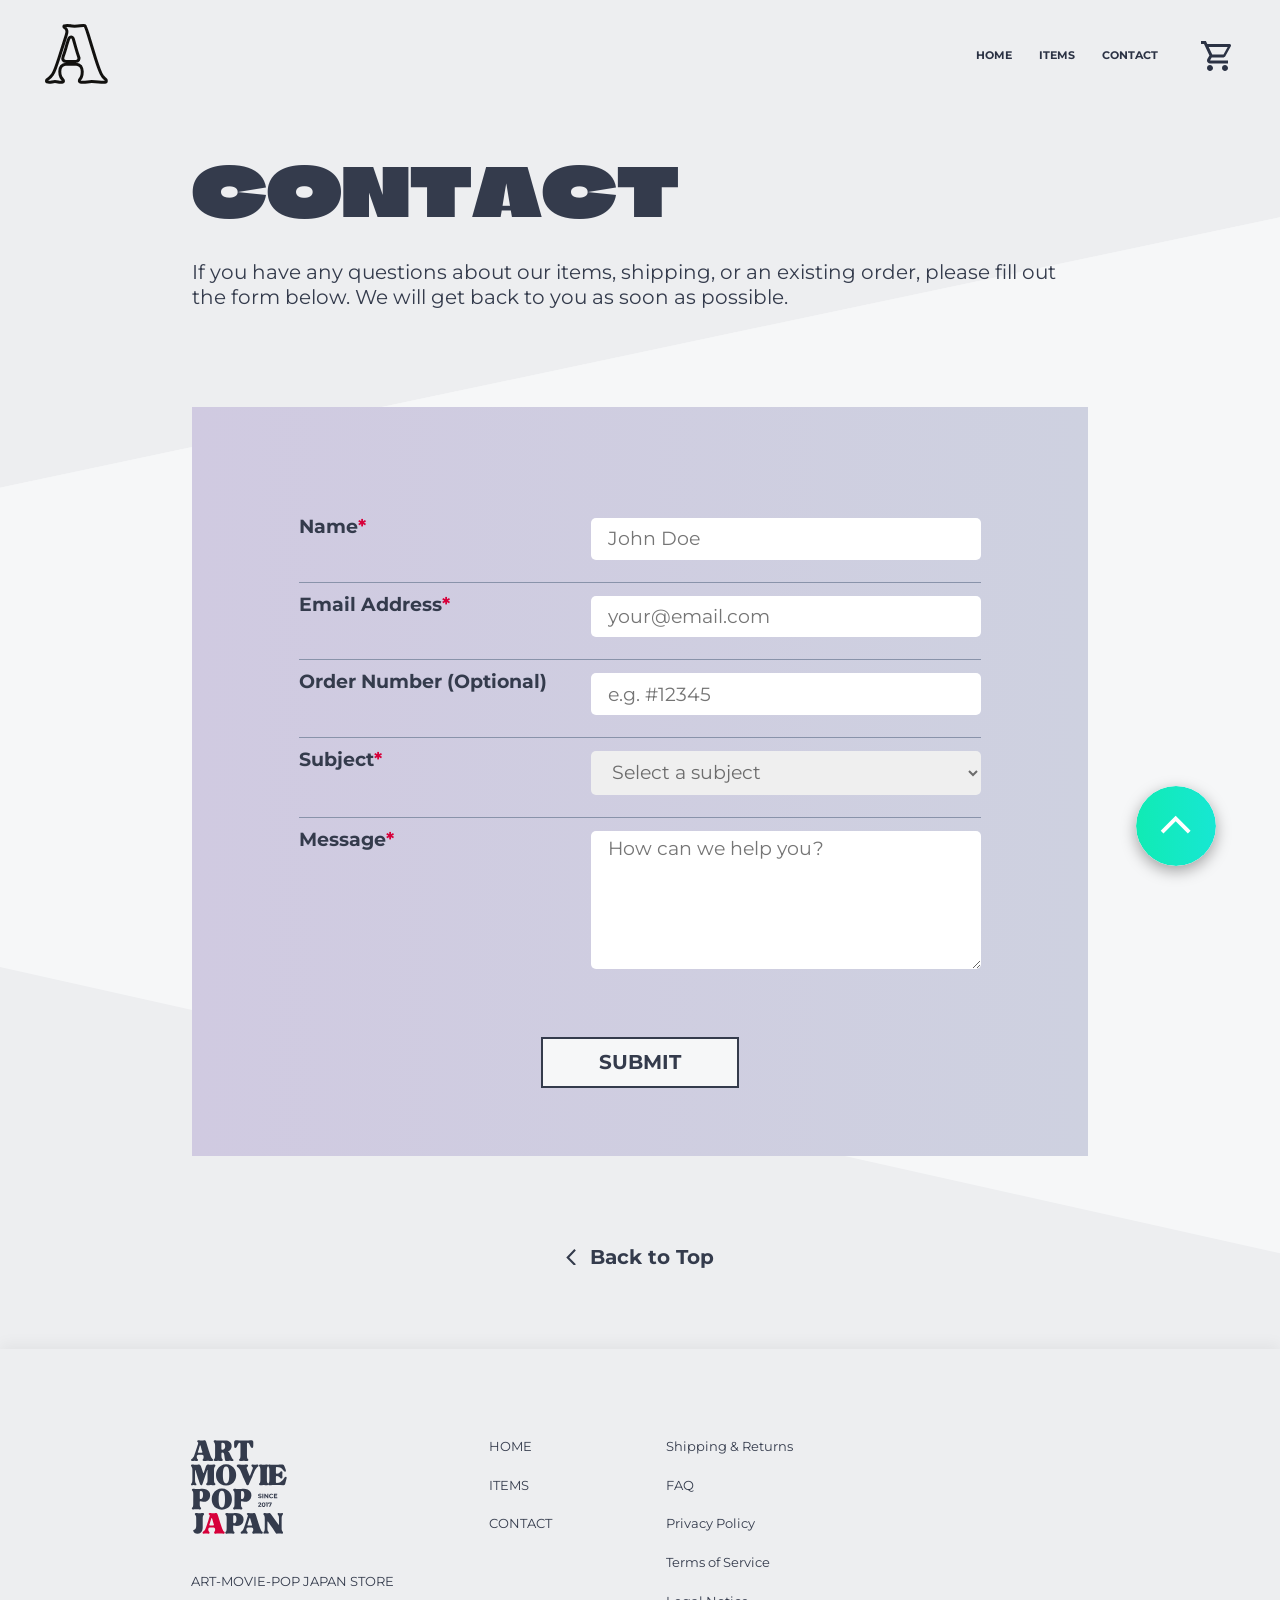
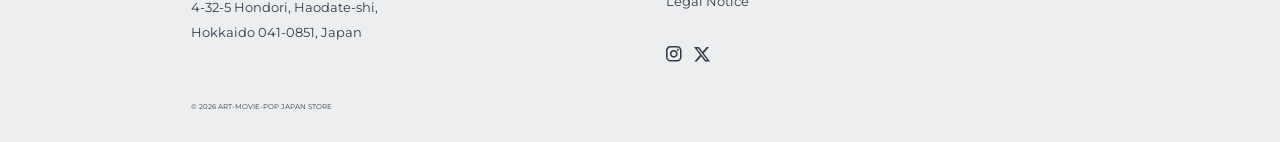
<file: contact.html>
<!DOCTYPE html>
<html lang="ja">

<head>
    <meta charset="UTF-8">
    <meta name="viewport" content="width=device-width, initial-scale=1.0">
    <meta name="description"
        content="Discover authentic movie flyers, ticket stubs, and pop culture treasures from Japan. We ship unique collectibles for all kinds of films worldwide!">
    <meta name="keywords" content="">
    <meta name="robots" content="noindex, nofollow">
    <meta name="twitter:card" content="summary">
    <meta name="twitter:site" content="@username">
    <meta name="twitter:description"
        content="Discover authentic movie flyers, ticket stubs, and pop culture treasures from Japan. We ship unique collectibles for all kinds of films worldwide!">
    <meta name="twitter:title" content="ART-MOVIE-POP JAPAN STORE">
    <meta name="twitter:image" content="絶対パス">

    <!-- twitter以外のサービスとの連携 -->
    <!-- ↓ このページのタイトルを記入 -->
    <!-- <meta property="og:title" content="ART-MOVIE-POP JAPAN STORE"> -->
    <!-- ↓ 通常のサイトはcontent="website" -->
    <!-- <meta property="og:type" content="website"> -->
    <!-- ↓ ページのurlを記入 -->
    <!-- <meta property="og:url" content="絶対パス"> -->
    <!-- ↓ ページの概要説明を記入 -->
    <!-- <meta property="og:description" content=""> -->
    <!-- ↓ サイト名 -->
    <!-- <meta property="og:site_name" content=""> -->
    <!-- ↓ ページリンクを貼り付けた際の画像 -->
    <!-- <meta property="og:image" content="絶対パス"> -->

    <link rel="icon" href="images/favicon.ico">
    <link rel="apple-touch-icon" sizes="180x180" href="images/apple-touch-icon.png">
    <link rel="icon" sizes="192x192" href="images/apple-touch-icon.png">
    <title>CONTACT | ART-MOVIE-POP JAPAN STORE</title>
    <link rel="preconnect" href="https://fonts.googleapis.com">
    <link rel="preconnect" href="https://fonts.gstatic.com" crossorigin>
    <link
        href="https://fonts.googleapis.com/css2?family=Climate+Crisis:YEAR@1979&family=Montserrat:ital,wght@0,100..900;1,100..900&display=swap"
        rel="stylesheet">
    <link rel="stylesheet" href="css/style.css">
</head>

<body id="contact">
    <div class="wrapper">
        <header class="header">
            <h1 class="header__logo"><a href="index.html" class="header__link"><svg viewBox="0 0 42 40" fill="none"
                        xmlns="http://www.w3.org/2000/svg">
                        <path
                            d="M25.5977 1C26.0607 1 26.3914 1.06396 26.6201 1.15332C26.6343 1.16479 26.6858 1.2086 26.7666 1.32227C26.8901 1.49615 27.038 1.7701 27.2002 2.17188L27.2021 2.17871L27.2051 2.18555C27.6455 3.23202 28.2218 4.89801 28.9346 7.20898V7.20996C29.6484 9.52327 30.4263 12.0862 31.2686 14.8975C32.1139 17.7148 32.9714 20.4931 33.8418 23.2324C34.7151 25.9789 35.5384 28.3785 36.3125 30.4316L36.3135 30.4326C37.0768 32.4553 37.7576 33.9371 38.3662 34.7432L38.3818 34.7627C39.2544 35.8607 40.0177 36.6893 40.6523 37.1426H40.6533C40.8362 37.273 41 37.5002 41 38.0469C41 38.6101 40.8345 38.6902 40.7803 38.7178H40.7793C40.4621 38.8793 39.9485 39 39.165 39C38.2435 39 37.1204 38.9255 35.79 38.7715C34.3925 38.6096 32.8853 38.5303 31.2705 38.5303C30.4416 38.5303 29.4578 38.6135 28.3301 38.7744C27.2751 38.9251 26.2623 39 25.292 39C24.4609 39 23.8178 38.8808 23.332 38.6826H23.3301C23.1822 38.6225 23.122 38.5564 23.0879 38.501C23.0482 38.4363 22.9961 38.3039 22.9961 38.0469C22.9961 37.3664 23.147 37.1296 23.207 37.0684C23.6407 36.6264 24.0154 36.0419 24.3486 35.3604L24.3496 35.3613C24.7651 34.5135 24.9121 33.2424 24.9121 31.7178C24.9121 30.4545 24.6333 29.3281 23.9736 28.4414L23.8369 28.2676C23.0892 27.3667 22.0946 26.8907 20.9238 26.8906H13.873C12.701 26.8906 11.7041 27.3669 10.9551 28.2686C10.1984 29.1799 9.88283 30.3713 9.88281 31.7178C9.88281 33.2708 10.085 34.5958 10.6406 35.5156C11.08 36.2428 11.5478 36.8543 12.0557 37.3076H12.0566C12.2208 37.4538 12.335 37.6612 12.335 38.0469C12.3349 38.2837 12.2892 38.4167 12.249 38.4893C12.2222 38.5377 12.1835 38.586 12.1152 38.6328L12.0371 38.6787C11.633 38.8843 11.154 39 10.5771 39C9.75137 39 9.19433 38.9235 8.85254 38.8135C8.23058 38.6125 7.48978 38.5303 6.66699 38.5303C5.94726 38.5303 5.29019 38.5928 4.7207 38.7432L4.48242 38.8135C4.14188 38.9234 3.58555 39 2.75977 39C2.25316 39 1.82165 38.9111 1.4502 38.751L1.29492 38.6787C1.17716 38.6183 1.12137 38.5544 1.08594 38.4902C1.0458 38.4176 1.00003 38.2843 1 38.0469C1 37.738 1.06516 37.5784 1.13574 37.4873L1.20605 37.416L1.20703 37.415C1.58323 37.108 2.10077 36.6947 2.7627 36.1758C3.53589 35.5702 4.34208 34.6492 5.18262 33.4707L5.18848 33.4609L5.19531 33.4521C5.66541 32.7611 6.19107 31.6168 6.77637 30.0869L7.03125 29.4072C7.7264 27.5181 8.48405 25.3188 9.30371 22.8105C10.1227 20.3078 10.9532 17.7264 11.7969 15.0684C12.6406 12.4123 13.4191 9.96402 14.1338 7.72461C14.5149 6.60587 14.7488 5.58162 14.6504 4.78027L14.626 4.62207L14.5674 4.3584C14.435 3.83995 14.2015 3.36637 13.8369 2.98242L13.6436 2.79785C13.3083 2.5081 12.9975 2.24406 12.7119 2.00586L12.71 2.00391L12.6914 1.9668C12.6729 1.91723 12.6494 1.81618 12.6494 1.6416C12.6494 1.41917 12.6979 1.34158 12.708 1.32715C12.7108 1.3231 12.7265 1.29681 12.7949 1.2666L12.8828 1.23535C13.4131 1.08332 14.0461 1.00002 14.792 1C15.7276 1 16.3511 1.07709 16.7207 1.18945V1.19043C17.3913 1.39631 18.4495 1.46971 19.7734 1.46973C21.277 1.46973 22.4998 1.39131 23.4092 1.2168L23.4082 1.21582C24.1701 1.07058 24.8996 1 25.5977 1ZM17.3975 8.60938C16.7814 8.60938 16.4113 9.05412 16.2666 9.25098C16.0802 9.5046 15.9216 9.82678 15.7822 10.168L15.7734 10.1914L15.7646 10.2158C15.3741 11.3299 14.9565 12.6463 14.5117 14.1631L14.0576 15.7471C13.4507 17.9122 12.7946 19.9721 12.0889 21.9248L12.0859 21.9336L12.083 21.9414C11.8532 22.6147 11.7197 23.4516 12.167 24.1514C12.6383 24.8883 13.4775 25.0625 14.1787 25.0625H20.3877C21.0887 25.0625 21.9264 24.8879 22.3975 24.1514C22.8438 23.4534 22.7128 22.6192 22.4844 21.9463H22.4854C21.8261 19.9847 21.191 17.9297 20.5811 15.7822C19.9683 13.6217 19.4588 11.8129 19.0518 10.3555L19.0479 10.3447L19.0449 10.335L18.9531 10.0557C18.8552 9.78062 18.7369 9.51991 18.5879 9.30078C18.4137 9.04468 18.0658 8.66114 17.5107 8.61426L17.3975 8.60938Z"
                            stroke="#343B4C" stroke-width="2" />
                    </svg>
                </a></h1>
            <div class="header__box">
                <div class="btn">
                    <!-- カートボタン -->
                    <div class="cart">
                        <a href="#" class="cart__link"><svg viewBox="0 0 21 21" fill="none"
                                xmlns="http://www.w3.org/2000/svg">
                                <path
                                    d="M16.8 16.8C17.357 16.8 17.8911 17.0212 18.2849 17.4151C18.6787 17.8089 18.9 18.343 18.9 18.9C18.9 19.457 18.6787 19.9911 18.2849 20.3849C17.8911 20.7787 17.357 21 16.8 21C16.243 21 15.7089 20.7787 15.3151 20.3849C14.9212 19.9911 14.7 19.457 14.7 18.9C14.7 17.7345 15.6345 16.8 16.8 16.8ZM0 0H3.4335L4.4205 2.1H19.95C20.2285 2.1 20.4955 2.21062 20.6925 2.40754C20.8894 2.60445 21 2.87152 21 3.15C21 3.3285 20.9475 3.507 20.874 3.675L17.115 10.4685C16.758 11.109 16.065 11.55 15.2775 11.55H7.455L6.51 13.2615L6.4785 13.3875C6.4785 13.4571 6.50616 13.5239 6.55538 13.5731C6.60461 13.6223 6.67138 13.65 6.741 13.65H18.9V15.75H6.3C5.74304 15.75 5.2089 15.5287 4.81508 15.1349C4.42125 14.7411 4.2 14.207 4.2 13.65C4.2 13.2825 4.2945 12.936 4.452 12.642L5.88 10.0695L2.1 2.1H0V0ZM6.3 16.8C6.85695 16.8 7.3911 17.0212 7.78492 17.4151C8.17875 17.8089 8.4 18.343 8.4 18.9C8.4 19.457 8.17875 19.9911 7.78492 20.3849C7.3911 20.7787 6.85695 21 6.3 21C5.74304 21 5.2089 20.7787 4.81508 20.3849C4.42125 19.9911 4.2 19.457 4.2 18.9C4.2 17.7345 5.1345 16.8 6.3 16.8ZM15.75 9.45L18.669 4.2H5.397L7.875 9.45H15.75Z"
                                    fill="#343B4C" />
                            </svg>
                        </a>
                    </div>
                    <!-- バーガーボタン -->
                    <div id="btn__burger" class="btn__burger">
                        <span id="btn__top" class="btn__top"></span>
                        <span id="btn__middle" class="btn__middle"></span>
                        <span id="btn__bottom" class="btn__bottom"></span>
                    </div>
                </div>
                <!-- ナビゲーション -->
                <nav id="gnav" class="gnav">
                    <div class="box__text">
                        <div class="box__weight">
                            <ul class="gnav__nav">
                                <li class="gnav__list"><a href="index.html" class="gnav__link">HOME</a></li>
                                <li class="gnav__list"><a href="items.html" class="gnav__link">ITEMS</a></li>
                                <li class="gnav__list"><a href="contact.html" class="gnav__link">CONTACT</a></li>
                            </ul>
                        </div>
                        <div class="box__thin">
                            <ul class="gnav__nav">
                                <li class="gnav__list"><a href="shipping.html" class="gnav__link">Shipping &amp; Returns</a>
                                </li>
                                <li class="gnav__list"><a href="faq.html" class="gnav__link">FAQ</a></li>
                            </ul>
                        </div>
                    </div>
                    <div class="box__sns">
                        <p class="gnav__insta"><a href="https://www.instagram.com/art_movie_pop_japan_store/"
                                target="_blank" class="gnav__link"><svg viewBox="0 0 24 24" fill="none"
                                    xmlns="http://www.w3.org/2000/svg">
                                    <path
                                        d="M6.76667 0H16.5667C20.3 0 23.3333 3.03333 23.3333 6.76667V16.5667C23.3333 18.3613 22.6204 20.0824 21.3514 21.3514C20.0824 22.6204 18.3613 23.3333 16.5667 23.3333H6.76667C3.03333 23.3333 0 20.3 0 16.5667V6.76667C0 4.97203 0.712915 3.25091 1.98191 1.98191C3.25091 0.712915 4.97203 0 6.76667 0ZM6.53333 2.33333C5.41942 2.33333 4.35114 2.77583 3.56348 3.56348C2.77583 4.35114 2.33333 5.41942 2.33333 6.53333V16.8C2.33333 19.1217 4.21167 21 6.53333 21H16.8C17.9139 21 18.9822 20.5575 19.7698 19.7698C20.5575 18.9822 21 17.9139 21 16.8V6.53333C21 4.21167 19.1217 2.33333 16.8 2.33333H6.53333ZM17.7917 4.08333C18.1784 4.08333 18.5494 4.23698 18.8229 4.51047C19.0964 4.78396 19.25 5.15489 19.25 5.54167C19.25 5.92844 19.0964 6.29937 18.8229 6.57286C18.5494 6.84635 18.1784 7 17.7917 7C17.4049 7 17.034 6.84635 16.7605 6.57286C16.487 6.29937 16.3333 5.92844 16.3333 5.54167C16.3333 5.15489 16.487 4.78396 16.7605 4.51047C17.034 4.23698 17.4049 4.08333 17.7917 4.08333ZM11.6667 5.83333C13.2138 5.83333 14.6975 6.44791 15.7915 7.54188C16.8854 8.63584 17.5 10.1196 17.5 11.6667C17.5 13.2138 16.8854 14.6975 15.7915 15.7915C14.6975 16.8854 13.2138 17.5 11.6667 17.5C10.1196 17.5 8.63584 16.8854 7.54188 15.7915C6.44791 14.6975 5.83333 13.2138 5.83333 11.6667C5.83333 10.1196 6.44791 8.63584 7.54188 7.54188C8.63584 6.44791 10.1196 5.83333 11.6667 5.83333ZM11.6667 8.16667C10.7384 8.16667 9.84817 8.53541 9.19179 9.19179C8.53541 9.84817 8.16667 10.7384 8.16667 11.6667C8.16667 12.5949 8.53541 13.4852 9.19179 14.1415C9.84817 14.7979 10.7384 15.1667 11.6667 15.1667C12.5949 15.1667 13.4852 14.7979 14.1415 14.1415C14.7979 13.4852 15.1667 12.5949 15.1667 11.6667C15.1667 10.7384 14.7979 9.84817 14.1415 9.19179C13.4852 8.53541 12.5949 8.16667 11.6667 8.16667Z"
                                        fill="#343B4C" />
                                </svg>
                            </a></p>
                        <p class="gnav__x"><a href="#" target="_blank" class="gnav__link"><svg viewBox="0 0 24 22"
                                    fill="none" xmlns="http://www.w3.org/2000/svg">
                                    <path
                                        d="M18.9 0H22.5806L14.5406 9.21257L24 21.7509H16.5943L10.7897 14.148L4.15543 21.7509H0.471429L9.07029 11.8937L0 0.00171426H7.59429L12.8331 6.94971L18.9 0ZM17.6057 19.5429H19.6457L6.48 2.09314H4.29257L17.6057 19.5429Z"
                                        fill="#343B4C" />
                                </svg>
                            </a></p>
                    </div>
                </nav>
            </div>
        </header>

        <!-- To Top ボタン -->
        <div class="totop">
            <a href="#" class="totop__link">
                <svg viewBox="0 0 64 64" fill="none" xmlns="http://www.w3.org/2000/svg">
                    <circle cx="32" cy="32" r="32" fill="url(#paint0_linear_434_496)" />
                    <path fill-rule="evenodd" clip-rule="evenodd"
                        d="M31.7365 23.875L43.6839 35.8193L41.4922 38.0141L31.7365 28.2584L21.9839 38.0141L19.7891 35.8193L31.7365 23.875Z"
                        fill="white" />
                    <defs>
                        <linearGradient id="paint0_linear_434_496" x1="0" y1="32" x2="64" y2="32"
                            gradientUnits="userSpaceOnUse">
                            <stop stop-color="#10EBB4" />
                            <stop offset="1" stop-color="#17E7D3" />
                        </linearGradient>
                    </defs>
                </svg>
            </a>
        </div>

        <main class="main">
            <h2 class="ttl">
                <span>C</span><span>O</span><span>N</span><span>T</span><span>A</span><span>C</span><span>T</span>
            </h2>
            <p class="txt">If you have any questions about our items, shipping, or an existing order, please fill out
                the form below. We will get back to you as soon as possible.</p>
            <form id="form" class="form" action="#" method="post">
                <div class="form__box">
                    <label for="name" class="form__label">Name<span>*</span></label>
                    <input id="name" type="text" name="name" class="form__input" required placeholder="John Doe">
                </div>

                <div class="form__box">
                    <label for="email" class="form__label">Email Address<span>*</span></label>
                    <input id="email" type="email" name="email" class="form__input" required
                        placeholder="your@email.com">
                </div>

                <div class="form__box">
                    <label for="number" class="form__label">Order Number (Optional)</label>
                    <input id="number" type="text" name="number" class="form__input" placeholder="e.g. #12345">
                </div>

                <div class="form__box">
                    <label for="subject" class="form__label">Subject<span>*</span></label>
                    <select id="subject" name="subject" class="form__input" required>
                        <option value="" hidden disabled selected>Select a subject</option>
                        <option value="Question about an item">Question about an item</option>
                        <option value="Shipping / Delivery">Shipping / Delivery</option>
                        <option value="Returns / Refunds">Returns / Refunds</option>
                        <option value="Item Request">Item Request</option>
                        <option value="Other">Other</option>
                    </select>
                </div>

                <div class="form__box">
                    <label for="message" class="form__label">Message<span>*</span></label>
                    <textarea id="message" name="message" class="form__message" required
                        placeholder="How can we help you?"></textarea>
                </div>

                <div class="form__box">
                    <input type="submit" class="form__submit" value="SUBMIT">
                </div>

            </form>

            <a href="index.html" class="underlink">Back to Top<svg viewBox="0 0 8 14" fill="none" xmlns="http://www.w3.org/2000/svg">
                    <path fill-rule="evenodd" clip-rule="evenodd"
                        d="M0 7L6.75817 0L8 1.28412L2.48016 7L8 12.7141L6.75817 14L0 7Z" fill="#343B4C" />
                </svg>
            </a>
        </main>

        <!-- フッター -->
        <footer class="footer">
            <div class="footer__wrapper">
                <h1 class="footer__logo">
                    <svg viewBox="0 0 109 106" fill="none" xmlns="http://www.w3.org/2000/svg">
                        <path
                            d="M0.0390625 22.3234C0.0390625 21.9562 0.153655 21.6811 0.382839 21.4981C0.612023 21.3146 0.925223 21.07 1.32271 20.7643C1.71993 20.4588 2.16287 19.9698 2.65154 19.2977C2.927 18.9005 3.27078 18.1518 3.68287 17.0522C4.09551 15.952 4.54617 14.6683 5.03483 13.2012C5.52405 11.7344 6.02045 10.2218 6.52453 8.66379C7.02919 7.10527 7.49525 5.66871 7.92275 4.3545C8.16741 3.65235 8.25912 3.14081 8.19824 2.81963C8.1371 2.49871 8.00705 2.2541 7.80819 2.0858C7.60986 1.91776 7.42639 1.76488 7.25836 1.62743C7.09007 1.49025 7.00603 1.26878 7.00603 0.963012C7.00603 0.535497 7.19696 0.2683 7.57897 0.16087C7.96077 0.0537153 8.39658 0 8.8858 0C9.46593 0 9.90887 0.046002 10.2146 0.137731C10.5201 0.229735 11.0702 0.275461 11.8652 0.275461C12.7511 0.275461 13.4381 0.229735 13.9267 0.137731C14.4159 0.046002 14.8898 0 15.3481 0C15.6845 0 15.9674 0.046002 16.1965 0.137731C16.4257 0.229735 16.6472 0.535222 16.8609 1.05447C17.1364 1.69657 17.4879 2.69732 17.9154 4.057C18.3429 5.41668 18.8084 6.9218 19.3126 8.57235C19.8172 10.2224 20.329 11.8493 20.8485 13.4535C21.3686 15.0578 21.8578 16.4561 22.3162 17.6483C22.7746 18.8399 23.1564 19.6344 23.4621 20.0316C23.9814 20.6728 24.3937 21.1009 24.6995 21.3152C25.005 21.529 25.1579 21.8651 25.1579 22.3234C25.1579 22.7818 25.005 23.0875 24.6995 23.2402C24.3937 23.3927 23.9814 23.4693 23.4621 23.4693C22.8809 23.4693 22.1853 23.4233 21.3752 23.3316C20.5656 23.2396 19.6875 23.1939 18.7407 23.1939C18.2824 23.1939 17.7242 23.2396 17.067 23.3316C16.4103 23.4233 15.7762 23.4693 15.1652 23.4693C14.6149 23.4693 14.1487 23.3927 13.7669 23.2402C13.3849 23.0875 13.194 22.7818 13.194 22.3234C13.194 21.8651 13.2932 21.5367 13.4915 21.3383C13.6904 21.1395 13.8816 20.8566 14.0645 20.49C14.2479 20.1227 14.3399 19.4961 14.3399 18.6102C14.3399 17.9072 14.1716 17.3574 13.8353 16.9607C13.4995 16.5635 13.072 16.3646 12.5527 16.3646H8.33597C7.81591 16.3646 7.38757 16.5635 7.0512 16.9607C6.71541 17.3574 6.54764 17.9072 6.54764 18.6102C6.54764 19.4961 6.66997 20.1379 6.91458 20.5351C7.15919 20.9326 7.40328 21.2381 7.6473 21.4518C7.89191 21.6656 8.01425 21.9562 8.01425 22.3234C8.01425 22.7509 7.8459 23.049 7.50958 23.217C7.17379 23.385 6.79231 23.4693 6.36475 23.4693C5.84523 23.4693 5.44031 23.4233 5.14943 23.3316C4.85909 23.2396 4.48501 23.1939 4.02664 23.1939C3.56828 23.1939 3.19392 23.2396 2.90387 23.3316C2.61353 23.4233 2.20887 23.4693 1.68963 23.4693C1.26129 23.4693 0.878945 23.385 0.542606 23.217C0.206818 23.049 0.0390625 22.7509 0.0390625 22.3234ZM7.8313 13.0635C7.58669 13.7665 7.81591 14.118 8.51886 14.118H12.2321C12.9343 14.118 13.1634 13.7665 12.9197 13.0635C12.5222 11.903 12.1398 10.6887 11.7726 9.42079C11.406 8.15231 11.1008 7.09009 10.857 6.23425C10.7341 5.83705 10.5964 5.63815 10.4438 5.63815C10.3218 5.63815 10.1843 5.82161 10.0317 6.18797C9.72593 7.04381 9.38961 8.1137 9.02241 9.39768C8.65578 10.681 8.25885 11.903 7.8313 13.0635Z"
                            fill="#343B4C" />
                        <path
                            d="M25.7969 1.19109C25.7969 0.702703 25.9418 0.382065 26.2321 0.229184C26.5222 0.0765785 26.8814 0 27.3097 0C27.7981 0 28.3325 0.046002 28.9129 0.137731C29.4938 0.228909 30.0594 0.27436 30.6097 0.27436C31.5873 0.27436 32.5878 0.236346 33.6112 0.159768C34.635 0.0834651 35.7432 0.0451759 36.9354 0.0451759C38.0968 0.0451759 39.2273 0.121754 40.3269 0.27436C41.4271 0.427241 42.4127 0.725566 43.2832 1.16906C44.1542 1.612 44.8495 2.26925 45.3689 3.14026C45.8882 4.01072 46.148 5.16408 46.148 6.60008C46.148 8.09804 45.7505 9.32797 44.9558 10.2901C44.1616 11.2526 43.1383 11.9936 41.886 12.5137C42.2524 12.5137 42.6268 12.7583 43.0088 13.2475C43.3906 13.7362 43.7727 14.3623 44.1547 15.1261C44.5365 15.8903 44.9109 16.6924 45.2775 17.5326C45.6439 18.373 45.9954 19.1446 46.332 19.8476C46.6066 20.3971 46.889 20.7941 47.1793 21.0387C47.4702 21.2833 47.7225 21.4821 47.9363 21.6347C48.15 21.7876 48.2569 22.0474 48.2569 22.4138C48.2569 22.8421 48.15 23.1327 47.9363 23.2853C47.7225 23.4379 47.4473 23.5145 47.111 23.5145C46.7135 23.5145 46.2552 23.4685 45.7359 23.3768C45.2164 23.2847 44.6511 23.2391 44.0402 23.2391C43.7344 23.2391 43.1689 23.2847 42.3433 23.3768C41.5183 23.4685 40.8002 23.5145 40.1892 23.5145C39.5479 23.5145 39.0895 23.1862 38.8141 22.5294C38.5392 21.8722 38.3483 21.0546 38.2411 20.0767C38.1345 19.0983 38.0122 18.1127 37.8742 17.1194C37.7367 16.1263 37.5153 15.3013 37.2098 14.6447C36.904 13.9879 36.4002 13.6596 35.6981 13.6596C34.9339 13.6596 34.5522 14.0417 34.5522 14.8055V17.3265C34.5522 18.3961 34.6284 19.206 34.7813 19.7561C34.9339 20.3056 35.1174 20.7103 35.3312 20.9703C35.5449 21.2298 35.7281 21.4436 35.881 21.6116C36.0336 21.7799 36.1102 22.0322 36.1102 22.3686C36.1102 22.8269 35.9341 23.1327 35.5824 23.2853C35.2311 23.4379 34.7959 23.5145 34.2767 23.5145C33.7571 23.5145 33.1919 23.4685 32.581 23.3768C31.9697 23.2847 31.4499 23.2391 31.0218 23.2391C30.5635 23.2391 30.0208 23.2847 29.3944 23.3768C28.7686 23.4685 28.1805 23.5145 27.6304 23.5145C27.1108 23.5145 26.6753 23.4379 26.3235 23.2853C25.9724 23.1327 25.7969 22.8269 25.7969 22.3686C25.7969 22.0322 25.8732 21.7799 26.026 21.6116C26.1787 21.4436 26.3621 21.2298 26.5759 20.9703C26.7896 20.7103 26.9728 20.3056 27.1257 19.7561C27.2783 19.206 27.3549 18.3961 27.3549 17.3265V6.23314C27.3549 5.1638 27.2783 4.35422 27.1257 3.80468C26.9728 3.25458 26.7896 2.84993 26.5759 2.59044C26.3621 2.33041 26.1787 2.11637 26.026 1.94806C25.8732 1.78003 25.7969 1.52771 25.7969 1.19109ZM34.5059 9.6709C34.5059 10.0384 34.6204 10.2984 34.8497 10.451C35.0788 10.6039 35.346 10.6802 35.6518 10.6802C36.5994 10.6802 37.3632 10.321 37.9436 9.60257C38.5237 8.88418 38.8141 7.91399 38.8141 6.69152C38.8141 4.09419 37.7599 2.79539 35.6518 2.79539C35.346 2.79539 35.0788 2.87967 34.8497 3.04771C34.6204 3.21601 34.5059 3.48349 34.5059 3.84985V9.6709Z"
                            fill="#343B4C" />
                        <path
                            d="M50.2022 8.61757C49.561 8.61757 49.1943 8.23576 49.1026 7.47163C49.0106 6.70776 48.9648 5.73017 48.9648 4.53851V2.10893C48.9648 1.55884 49.1251 1.06989 49.4463 0.642376C49.7673 0.214309 50.2025 0 50.7521 0C51.9743 0 53.2577 0.046002 54.6017 0.137731C55.9467 0.229735 57.7348 0.275461 59.9657 0.275461C62.1653 0.275461 63.9302 0.229735 65.2588 0.137731C66.5884 0.046002 67.8641 0 69.0869 0C69.6369 0 70.0494 0.214309 70.3239 0.642376C70.5995 1.06989 70.7375 1.55884 70.7375 2.10893V3.98869C70.7375 4.78284 70.7296 5.53127 70.7142 6.23425C70.6989 6.93724 70.6069 7.51019 70.4387 7.95313C70.271 8.39607 69.9585 8.61757 69.4999 8.61757C68.9187 8.61757 68.422 8.31975 68.009 7.72396C67.597 7.12838 67.2225 6.44855 66.8862 5.68442C66.5508 4.92057 66.2071 4.24073 65.8548 3.64491C65.5036 3.04853 65.0684 2.75021 64.5495 2.75021C63.8773 2.75021 63.541 3.1017 63.541 3.80468V17.2814C63.541 18.351 63.6176 19.1608 63.7705 19.711C63.9228 20.2605 64.1063 20.6651 64.32 20.9252C64.5342 21.1846 64.7172 21.3984 64.87 21.5665C65.0224 21.7347 65.0991 21.9871 65.0991 22.3234C65.0991 22.7818 64.9229 23.0875 64.5712 23.2402C64.22 23.3927 63.7848 23.4693 63.2659 23.4693C62.6852 23.4693 62.0818 23.4233 61.4556 23.3316C60.8288 23.2396 60.2862 23.1939 59.8282 23.1939C59.3696 23.1939 58.827 23.2396 58.2003 23.3316C57.5746 23.4233 56.9865 23.4693 56.4364 23.4693C55.9171 23.4693 55.4813 23.3927 55.1295 23.2402C54.7784 23.0875 54.6028 22.7818 54.6028 22.3234C54.6028 21.9871 54.6795 21.7347 54.8323 21.5665C54.9846 21.3984 55.1681 21.1846 55.3818 20.9252C55.596 20.6651 55.779 20.2605 55.9319 19.711C56.0842 19.1608 56.1609 18.351 56.1609 17.2814V3.80468C56.1609 3.1017 55.825 2.75021 55.1528 2.75021C54.6636 2.75021 54.2357 3.04853 53.8692 3.64491C53.5027 4.24073 53.151 4.92057 52.8147 5.68442C52.4789 6.44855 52.1046 7.12838 51.6919 7.72396C51.2798 8.31975 50.7832 8.61757 50.2022 8.61757Z"
                            fill="#343B4C" />
                        <path
                            d="M0 28.5545C0 28.1264 0.160319 27.8512 0.481507 27.7292C0.80242 27.6066 1.20707 27.5452 1.69574 27.5452C2.27669 27.5452 2.91108 27.5912 3.59863 27.6829C4.28618 27.7749 4.92002 27.8206 5.50042 27.8206C6.14222 27.8206 6.73061 27.7675 7.26557 27.6609C7.80022 27.5537 8.31176 27.5 8.80045 27.5C9.31971 27.5 9.80095 27.6452 10.2439 27.9352C10.6874 28.2256 11.0772 28.814 11.4129 29.7004C11.4129 29.7004 11.6344 30.3802 12.0773 31.7399C12.5209 33.0996 13.0943 34.7882 13.7973 36.8051C14.0411 37.4772 14.2854 37.4772 14.53 36.8051C15.2639 34.7882 15.8445 33.0996 16.2721 31.7399C16.6996 30.3802 16.9134 29.7004 16.9134 29.7004C17.2497 28.814 17.6317 28.2256 18.0592 27.9352C18.4873 27.6452 18.9457 27.5 19.4344 27.5C19.8624 27.5 20.306 27.5537 20.7643 27.6609C21.2227 27.7675 21.6959 27.8206 22.1846 27.8206C22.7956 27.8206 23.4374 27.7749 24.1095 27.6829C24.7822 27.5912 25.4089 27.5452 25.9893 27.5452C26.5085 27.5452 26.9209 27.6066 27.2266 27.7292C27.5321 27.8512 27.685 28.1264 27.685 28.5545C27.685 28.9512 27.6084 29.2569 27.4558 29.4712C27.3029 29.6849 27.1198 29.9142 26.906 30.1588C26.6923 30.4028 26.5088 30.7921 26.3562 31.3267C26.2033 31.8617 26.127 32.6638 26.127 33.7331V44.8265C26.127 45.8961 26.2033 46.706 26.3562 47.2561C26.5088 47.8056 26.6923 48.2103 26.906 48.4703C27.1198 48.7298 27.3029 48.9436 27.4558 49.1116C27.6084 49.2799 27.685 49.5322 27.685 49.8686C27.685 50.3269 27.5093 50.6327 27.1583 50.7853C26.8071 50.9379 26.3716 51.0145 25.8515 51.0145C25.302 51.0145 24.7139 50.9685 24.0875 50.8768C23.4608 50.7847 22.9184 50.7391 22.4601 50.7391C22.0017 50.7391 21.459 50.7847 20.8326 50.8768C20.2059 50.9685 19.6178 51.0145 19.0686 51.0145C18.5485 51.0145 18.1127 50.9379 17.7617 50.7853C17.4106 50.6327 17.2351 50.3269 17.2351 49.8686C17.2351 49.5322 17.3114 49.2799 17.4642 49.1116C17.6169 48.9436 17.8004 48.7298 18.0141 48.4703C18.2279 48.2103 18.411 47.8056 18.5639 47.2561C18.7165 46.706 18.7931 45.8961 18.7931 44.8265C18.7931 44.2764 18.7931 43.5429 18.7931 42.6261C18.7931 41.7094 18.7854 40.7241 18.77 39.6699C18.7545 38.6151 18.7468 37.5684 18.7468 36.5296C18.7468 35.4912 18.7468 34.5898 18.7468 33.8257C18.7468 33.764 18.7008 33.7028 18.6091 33.6417C18.5179 33.5808 18.4419 33.6268 18.381 33.7794C18.1664 34.4516 17.8527 35.3914 17.44 36.5991C17.0279 37.8061 16.5773 39.1352 16.0881 40.5867C15.5994 42.0383 15.0956 43.5126 14.5763 45.0094C14.0568 46.5066 13.583 47.8817 13.1549 49.1347C12.9412 49.8069 12.7274 50.2884 12.5137 50.5793C12.2999 50.8693 11.9787 51.0145 11.5507 51.0145C11.2449 51.0145 10.9777 50.8462 10.7485 50.5098C10.5193 50.1735 10.2978 49.7151 10.0841 49.1347C9.62573 47.8817 9.15195 46.5143 8.66273 45.0326C8.17404 43.5503 7.6854 42.0761 7.19618 40.6098C6.70749 39.143 6.27227 37.8061 5.89047 36.5991C5.50841 35.3914 5.19521 34.4516 4.9506 33.7794C4.91975 33.6268 4.8506 33.5808 4.74345 33.6417C4.63684 33.7028 4.58368 33.764 4.58368 33.8257V44.8265C4.58368 45.8961 4.65998 46.7212 4.81287 47.3013C4.96547 47.8817 5.14893 48.3172 5.36269 48.6081C5.57645 48.8984 5.75963 49.143 5.91252 49.3419C6.06511 49.5402 6.14169 49.8074 6.14169 50.1429C6.14169 50.4796 6.04966 50.7087 5.86625 50.8305C5.68332 50.9531 5.45442 51.0145 5.17978 51.0145C4.84317 51.0145 4.46854 50.9685 4.0559 50.8768C3.64381 50.7847 3.28488 50.7391 2.97939 50.7391C2.67363 50.7391 2.33757 50.7847 1.9712 50.8768C1.60456 50.9685 1.25308 51.0145 0.916736 51.0145C0.672126 51.0145 0.457817 50.9531 0.27436 50.8305C0.0914535 50.7087 0 50.4796 0 50.1429C0 49.8074 0.076303 49.5402 0.229184 49.3419C0.38179 49.143 0.565247 48.8984 0.779006 48.6081C0.992764 48.3172 1.17594 47.8817 1.32883 47.3013C1.48143 46.7212 1.55801 45.8961 1.55801 44.8265V33.7331C1.55801 32.6638 1.48143 31.8617 1.32883 31.3267C1.17594 30.7921 0.992764 30.4028 0.779006 30.1588C0.565247 29.9142 0.38179 29.6849 0.229184 29.4712C0.076303 29.2569 0 28.9512 0 28.5545Z"
                            fill="#343B4C" />
                        <path
                            d="M39.8459 51.2563C37.7067 51.2563 35.7738 50.7445 34.0469 49.7215C32.3206 48.6976 30.9455 47.2842 29.9216 45.4816C28.8983 43.6784 28.3867 41.6003 28.3867 39.2473C28.3867 36.8946 28.8983 34.8168 29.9216 33.0141C30.9455 31.211 32.3206 29.7976 34.0469 28.7743C35.7738 27.7503 37.7067 27.2383 39.8459 27.2383C41.9849 27.2383 43.9175 27.7503 45.6439 28.7743C47.3707 29.7976 48.7381 31.211 49.746 33.0141C50.7545 34.8168 51.2588 36.8946 51.2588 39.2473C51.2588 41.6003 50.7545 43.6784 49.746 45.4816C48.7381 47.2842 47.3707 48.6976 45.6439 49.7215C43.9175 50.7445 41.9849 51.2563 39.8459 51.2563ZM36.179 39.2473C36.179 41.1116 36.2858 42.7696 36.4996 44.221C36.7134 45.6727 37.0874 46.8109 37.6224 47.6357C38.157 48.4607 38.8983 48.873 39.8459 48.873C40.7935 48.873 41.5268 48.4607 42.0463 47.6357C42.5656 46.8109 42.9245 45.6727 43.1228 44.221C43.3217 42.7696 43.4214 41.1116 43.4214 39.2473C43.4214 37.383 43.3217 35.7253 43.1228 34.2736C42.9245 32.8222 42.5656 31.6839 42.0463 30.8589C41.5268 30.0342 40.7935 29.6215 39.8459 29.6215C38.8983 29.6215 38.157 30.0342 37.6224 30.8589C37.0874 31.6839 36.7134 32.8222 36.4996 34.2736C36.2858 35.7253 36.179 37.383 36.179 39.2473Z"
                            fill="#343B4C" />
                        <path
                            d="M54.1259 31.2584C53.6981 30.8309 53.224 30.48 52.7048 30.205C52.1853 29.9296 51.9258 29.4863 51.9258 28.8751C51.9258 28.3558 52.1853 28.0043 52.7048 27.8206C53.224 27.6372 53.8509 27.5452 54.5845 27.5452C55.2874 27.5452 55.9977 27.5835 56.7154 27.6598C57.4341 27.7364 58.0683 27.7744 58.6183 27.7744C59.3207 27.7744 60.0537 27.7289 60.8174 27.6377C61.5817 27.546 62.2692 27.5 62.8801 27.5C63.4306 27.5 63.8887 27.5766 64.2552 27.7292C64.6228 27.8821 64.8063 28.1721 64.8063 28.5997C64.8063 29.028 64.646 29.3795 64.325 29.6541C64.0034 29.929 63.7057 30.2268 63.4301 30.5477C63.1551 30.8689 63.1096 31.3196 63.2937 31.8997C63.3852 32.2054 63.5528 32.6947 63.7972 33.3674C64.0415 34.0395 64.3165 34.773 64.6222 35.5677C64.9279 36.3619 65.2257 37.1332 65.516 37.8816C65.8069 38.6303 66.0592 39.2644 66.2729 39.7845C66.5474 40.4258 66.8229 40.4258 67.0985 39.7845C67.4036 39.0507 67.7702 38.1568 68.198 37.1026C68.6254 36.0487 69.0226 35.0328 69.3891 34.0549C69.7561 33.0765 70.001 32.3735 70.1226 31.9459C70.3062 31.3658 70.2681 30.9152 70.0084 30.594C69.7487 30.2731 69.451 29.9753 69.1146 29.7004C68.7782 29.4249 68.61 29.0734 68.61 28.6459C68.61 28.2179 68.7243 27.9272 68.9538 27.7744C69.1828 27.6217 69.4811 27.5452 69.8487 27.5452C70.276 27.5452 70.7335 27.5912 71.2222 27.6829C71.7114 27.7749 72.2006 27.8206 72.6899 27.8206C73.0564 27.8206 73.4689 27.7749 73.9275 27.6829C74.386 27.5912 74.8139 27.5452 75.2111 27.5452C75.6083 27.5452 75.9367 27.6217 76.1964 27.7744C76.4561 27.9272 76.5862 28.2327 76.5862 28.6911C76.5862 29.2415 76.326 29.7001 75.8061 30.0673C75.2867 30.4339 74.8133 30.8309 74.386 31.2584C73.9883 31.6559 73.5683 32.252 73.1251 33.0467C72.6825 33.8409 72.2541 34.6961 71.8415 35.6129C71.4295 36.5296 71.0551 37.4161 70.7187 38.2717C70.3823 39.1275 70.1073 39.8151 69.8936 40.3343C69.4663 41.4039 68.9924 42.527 68.472 43.7038C67.9526 44.88 67.4565 46.0105 66.9826 47.0952C66.5093 48.1803 66.1047 49.1199 65.7683 49.9138C65.4626 50.6476 64.9586 51.0145 64.2552 51.0145C63.5528 51.0145 63.0493 50.6476 62.7436 49.9138C62.4379 49.1199 62.0407 48.1803 61.5515 47.0952C61.0623 46.0105 60.5657 44.88 60.0616 43.7038C59.5576 42.527 59.0769 41.4039 58.6183 40.3343C58.4036 39.8151 58.1286 39.1275 57.7922 38.2717C57.4563 37.4161 57.0819 36.5296 56.6694 35.6129C56.2574 34.6961 55.8369 33.8409 55.4085 33.0467C54.9812 32.252 54.5538 31.6559 54.1259 31.2584Z"
                            fill="#343B4C" />
                        <path
                            d="M77.2617 49.8234C77.2617 49.4871 77.3379 49.2347 77.4907 49.0665C77.6436 48.8984 77.8271 48.6846 78.0408 48.4252C78.2544 48.1651 78.4374 47.7605 78.5903 47.211C78.7431 46.6608 78.8198 45.851 78.8198 44.7814V33.688C78.8198 32.6186 78.7431 31.809 78.5903 31.2595C78.4374 30.7094 78.2544 30.3047 78.0408 30.0453C77.8271 29.7852 77.6436 29.5712 77.4907 29.4029C77.3379 29.2349 77.2617 28.9825 77.2617 28.6459C77.2617 28.1876 77.4373 27.8821 77.7885 27.7292C78.1402 27.5766 78.5755 27.5 79.0954 27.5C79.6454 27.5 80.2335 27.546 80.8592 27.6377C81.4854 27.7297 82.028 27.7754 82.4866 27.7754C82.9451 27.7754 83.4872 27.7297 84.114 27.6377C84.7407 27.546 85.3288 27.5 85.8794 27.5C86.3988 27.5 86.8335 27.5766 87.1847 27.7292C87.5369 27.8821 87.7125 28.1876 87.7125 28.6459C87.7125 28.9825 87.6364 29.2349 87.4835 29.4029C87.3307 29.5712 87.1471 29.7852 86.9324 30.0453C86.7187 30.3047 86.5352 30.7094 86.3829 31.2595C86.23 31.809 86.1534 32.6186 86.1534 33.688V44.7814C86.1534 45.851 86.23 46.6608 86.3829 47.211C86.5352 47.7605 86.7187 48.1651 86.9324 48.4252C87.1471 48.6846 87.3307 48.8984 87.4835 49.0665C87.6364 49.2347 87.7125 49.4871 87.7125 49.8234C87.7125 50.2818 87.5369 50.5875 87.1847 50.7402C86.8335 50.8927 86.3988 50.9693 85.8794 50.9693C85.3288 50.9693 84.7407 50.9233 84.114 50.8316C83.4872 50.7396 82.9451 50.6939 82.4866 50.6939C82.028 50.6939 81.4854 50.7396 80.8592 50.8316C80.2335 50.9233 79.6454 50.9693 79.0954 50.9693C78.5755 50.9693 78.1402 50.8927 77.7885 50.7402C77.4373 50.5875 77.2617 50.2818 77.2617 49.8234Z"
                            fill="#343B4C" />
                        <path
                            d="M87.457 28.7099C87.457 28.2207 87.594 27.8997 87.869 27.7468C88.1446 27.5943 88.481 27.5177 88.8781 27.5177C89.3367 27.5177 89.8333 27.5637 90.368 27.6554C90.9027 27.7474 91.3993 27.7931 91.8579 27.7931C92.2239 27.7931 92.5756 27.7931 92.9109 27.7931C93.2473 27.7931 93.5683 27.7931 93.874 27.7931C95.86 27.7931 97.5715 27.74 99.0074 27.6333C100.444 27.5262 101.635 27.4876 102.583 27.5177C103.592 27.5485 104.332 27.6405 104.806 27.7931C105.279 27.946 105.7 28.4653 106.067 29.3512C106.525 30.4516 106.93 31.4678 107.281 32.3999C107.632 33.3321 107.8 34.0885 107.785 34.6686C107.77 35.249 107.427 35.5391 106.755 35.5391C106.357 35.5391 106.006 35.3714 105.7 35.0356C105.395 34.6992 105.051 34.2868 104.669 33.7982C104.287 33.309 103.813 32.8049 103.247 32.2854C102.683 31.7661 101.942 31.3155 101.025 30.9334C100.109 30.5516 98.9471 30.3147 97.5413 30.2227C97.2044 30.1918 96.9294 30.2839 96.7157 30.4982C96.502 30.7119 96.3952 30.9869 96.3952 31.3223V36.869C96.3952 37.6632 96.7771 38.0147 97.5413 37.9235C98.5795 37.7709 99.3506 37.5494 99.8552 37.2591C100.36 36.9682 100.726 36.6627 100.956 36.3424C101.185 36.0214 101.406 35.7463 101.62 35.5171C101.834 35.2879 102.156 35.1733 102.583 35.1733C103.225 35.1733 103.607 35.4102 103.729 35.884C103.851 36.3572 103.874 36.9148 103.798 37.5566C103.721 38.1979 103.683 38.7477 103.683 39.2061C103.683 39.6645 103.721 40.2071 103.798 40.8335C103.874 41.4602 103.851 42.018 103.729 42.5072C103.607 42.9959 103.225 43.2399 102.583 43.2399C102.156 43.2399 101.834 43.133 101.62 42.9193C101.406 42.7055 101.185 42.4383 100.956 42.1172C100.726 41.7962 100.36 41.4908 99.8552 41.2004C99.3506 40.9104 98.5795 40.704 97.5413 40.5812C96.7771 40.4903 96.3952 40.8418 96.3952 41.6356V47.3652C96.3952 47.7018 96.502 47.9767 96.7157 48.1905C96.9294 48.4043 97.2044 48.4963 97.5413 48.466C99.0381 48.3743 100.275 48.0688 101.253 47.5492C102.231 47.0292 103.034 46.4182 103.659 45.7158C104.286 45.0128 104.806 44.3253 105.219 43.6531C105.631 42.9804 106.021 42.4147 106.388 41.9563C106.754 41.4979 107.167 41.2687 107.625 41.2687C108.358 41.2687 108.687 41.6739 108.61 42.4841C108.534 43.2936 108.205 44.7373 107.625 46.8154C107.411 47.6404 107.228 48.3663 107.076 48.9927C106.923 49.6193 106.693 50.116 106.388 50.4823C106.082 50.8487 105.594 51.017 104.921 50.987C102.201 50.8641 99.8557 50.7876 97.8851 50.7567C95.9139 50.7264 94.195 50.7116 92.7284 50.7116C92.2699 50.7116 91.7273 50.7573 91.1005 50.8493C90.4743 50.941 89.8862 50.987 89.3367 50.987C88.8168 50.987 88.381 50.9104 88.0298 50.7578C87.6786 50.6052 87.503 50.2995 87.503 49.8411C87.503 49.5048 87.5797 49.2524 87.7326 49.0841C87.8849 48.9161 88.0684 48.7023 88.2821 48.4429C88.4958 48.1828 88.6714 47.7782 88.8089 47.2286C88.9464 46.6785 89.0151 45.8687 89.0151 44.799V33.7056C89.0151 32.6671 88.9384 31.8804 88.7856 31.3455C88.6327 30.8108 88.4497 30.4139 88.2361 30.1544C88.0224 29.8943 87.8389 29.6729 87.686 29.49C87.5332 29.3065 87.457 29.0465 87.457 28.7099Z"
                            fill="#343B4C" />
                        <path
                            d="M0.980469 77.3355C0.980469 76.9991 1.05677 76.7468 1.20965 76.5786C1.36226 76.4105 1.54572 76.1968 1.75948 75.9371C1.97323 75.6769 2.15642 75.2723 2.3093 74.7228C2.4619 74.1727 2.53848 73.363 2.53848 72.2936V66.7932C2.56933 65.5397 2.58476 64.3709 2.58476 63.2856C2.58476 62.2009 2.58476 61.5059 2.58476 61.1997C2.58476 60.1308 2.50818 59.3211 2.35557 58.7716C2.20269 58.2215 2.01951 57.8169 1.80575 57.5572C1.59199 57.297 1.40854 57.0834 1.25593 56.9147C1.10305 56.747 1.02675 56.4947 1.02675 56.1578C1.02675 55.6993 1.20221 55.3941 1.55343 55.2413C1.90437 55.0884 2.34015 55.0117 2.86022 55.0117C3.40949 55.0117 3.9976 55.0577 4.62427 55.1498C5.25068 55.2418 5.79333 55.2873 6.25169 55.2873H6.75636C7.82571 55.2873 8.88761 55.2418 9.94179 55.1498C10.9957 55.0577 12.0422 55.0117 13.0809 55.0117C14.7315 55.0117 16.2061 55.3179 17.5049 55.9288C18.8034 56.5402 19.8347 57.388 20.5988 58.4728C21.3627 59.558 21.7448 60.849 21.7448 62.3458C21.7448 63.5992 21.4696 64.7988 20.9195 65.9443C20.3691 67.0904 19.5212 68.0223 18.3753 68.7411C17.2294 69.4588 15.7551 69.8174 13.9525 69.8174C12.73 69.8174 11.7064 69.6344 10.8817 69.2679C10.2395 68.9928 9.91867 69.1615 9.91867 69.7724V72.2936C9.91867 73.363 9.99494 74.1727 10.1478 74.7228C10.3004 75.2723 10.4839 75.6769 10.6977 75.9371C10.9114 76.1968 11.0946 76.4105 11.2475 76.5786C11.4001 76.7468 11.4767 76.9991 11.4767 77.3355C11.4767 77.794 11.3009 78.0997 10.95 78.252C10.5988 78.4049 10.1633 78.4816 9.64318 78.4816C9.06278 78.4816 8.45927 78.4356 7.83285 78.3435C7.20617 78.2515 6.6638 78.206 6.20542 78.206C5.74706 78.206 5.2044 78.2515 4.578 78.3435C3.95215 78.4356 3.36404 78.4816 2.81394 78.4816C2.29442 78.4816 1.85892 78.4049 1.50715 78.252C1.15594 78.0997 0.980469 77.794 0.980469 77.3355ZM9.96495 65.6005C9.96495 66.2728 10.3467 66.6091 11.1108 66.6091C11.9967 66.6091 12.6457 66.1659 13.0578 65.28C13.4705 64.3936 13.677 63.3242 13.677 62.0713C13.677 60.6655 13.4936 59.5501 13.1272 58.725C12.7606 57.9005 12.0885 57.488 11.1108 57.488C10.8051 57.488 10.5379 57.5721 10.3087 57.7402C10.0795 57.9079 9.96495 58.175 9.96495 58.5426V65.6005Z"
                            fill="#343B4C" />
                        <path
                            d="M35.0295 78.7541C32.8903 78.7541 30.9574 78.2427 29.2305 77.2193C27.5042 76.1954 26.1291 74.7822 25.1052 72.9797C24.0819 71.1762 23.5703 69.0982 23.5703 66.7452C23.5703 64.3927 24.0819 62.3147 25.1052 60.5123C26.1291 58.7088 27.5042 57.2956 29.2305 56.2722C30.9574 55.2483 32.8903 54.7363 35.0295 54.7363C37.1685 54.7363 39.1011 55.2483 40.8275 56.2722C42.5543 57.2956 43.9217 58.7088 44.9296 60.5123C45.9381 62.3147 46.4425 64.3927 46.4425 66.7452C46.4425 69.0982 45.9381 71.1762 44.9296 72.9797C43.9217 74.7822 42.5543 76.1954 40.8275 77.2193C39.1011 78.2427 37.1685 78.7541 35.0295 78.7541ZM31.3626 66.7452C31.3626 68.6096 31.4694 70.2676 31.6832 71.7189C31.897 73.1707 32.2711 74.3088 32.806 75.1334C33.3407 75.9584 34.0819 76.371 35.0295 76.371C35.9771 76.371 36.7104 75.9584 37.2299 75.1334C37.7492 74.3088 38.1081 73.1707 38.3064 71.7189C38.5053 70.2676 38.605 68.6096 38.605 66.7452C38.605 64.8809 38.5053 63.2234 38.3064 61.7716C38.1081 60.3203 37.7492 59.1816 37.2299 58.3571C36.7104 57.532 35.9771 57.1195 35.0295 57.1195C34.0819 57.1195 33.3407 57.532 32.806 58.3571C32.2711 59.1816 31.897 60.3203 31.6832 61.7716C31.4694 63.2234 31.3626 64.8809 31.3626 66.7452Z"
                            fill="#343B4C" />
                        <path
                            d="M47.8203 77.3355C47.8203 76.9991 47.8966 76.7468 48.0495 76.5786C48.2021 76.4105 48.3855 76.1968 48.5993 75.9371C48.813 75.6769 48.9962 75.2723 49.1491 74.7228C49.3017 74.1727 49.3783 73.363 49.3783 72.2936V66.7932C49.4091 65.5397 49.4246 64.3709 49.4246 63.2856C49.4246 62.2009 49.4246 61.5059 49.4246 61.1997C49.4246 60.1308 49.348 59.3211 49.1954 58.7716C49.0425 58.2215 48.8593 57.8169 48.6456 57.5572C48.4318 57.297 48.2483 57.0834 48.0958 56.9147C47.9429 56.747 47.8666 56.4947 47.8666 56.1578C47.8666 55.6993 48.042 55.3941 48.3933 55.2413C48.7442 55.0884 49.18 55.0117 49.7 55.0117C50.2493 55.0117 50.8374 55.0577 51.4641 55.1498C52.0905 55.2418 52.6332 55.2873 53.0915 55.2873H53.5962C54.6656 55.2873 55.7276 55.2418 56.7817 55.1498C57.8357 55.0577 58.8819 55.0117 59.9206 55.0117C61.5713 55.0117 63.0458 55.3179 64.3447 55.9288C65.6431 56.5402 66.6745 57.388 67.4387 58.4728C68.2024 59.558 68.5848 60.849 68.5848 62.3458C68.5848 63.5992 68.3093 64.7988 67.7592 65.9443C67.2092 67.0904 66.3608 68.0223 65.2153 68.7411C64.0692 69.4588 62.5952 69.8174 60.7922 69.8174C59.5699 69.8174 58.546 69.6344 57.7215 69.2679C57.0794 68.9928 56.7584 69.1615 56.7584 69.7724V72.2936C56.7584 73.363 56.8345 74.1727 56.9874 74.7228C57.1402 75.2723 57.3238 75.6769 57.5374 75.9371C57.7511 76.1968 57.9346 76.4105 58.0875 76.5786C58.2398 76.7468 58.3165 76.9991 58.3165 77.3355C58.3165 77.794 58.1409 78.0997 57.7897 78.252C57.4385 78.4049 57.0033 78.4816 56.4828 78.4816C55.9026 78.4816 55.2992 78.4356 54.6725 78.3435C54.0463 78.2515 53.5036 78.206 53.0452 78.206C52.5869 78.206 52.0442 78.2515 51.4178 78.3435C50.792 78.4356 50.2038 78.4816 49.6537 78.4816C49.1342 78.4816 48.6987 78.4049 48.347 78.252C47.9957 78.0997 47.8203 77.794 47.8203 77.3355ZM56.8049 65.6005C56.8049 66.2728 57.1868 66.6091 57.9505 66.6091C58.8364 66.6091 59.4853 66.1659 59.8979 65.28C60.3104 64.3936 60.5166 63.3242 60.5166 62.0713C60.5166 60.6655 60.3337 59.5501 59.9671 58.725C59.6006 57.9005 58.9284 57.488 57.9505 57.488C57.6448 57.488 57.3777 57.5721 57.1487 57.7402C56.9192 57.9079 56.8049 58.175 56.8049 58.5426V65.6005Z"
                            fill="#343B4C" />
                        <path
                            d="M2.61954 102.899C2.55783 102.38 2.565 102.052 2.64158 101.914C2.71788 101.777 2.86305 101.716 3.0768 101.731C3.29111 101.746 3.52085 101.708 3.76546 101.616C4.37644 101.402 4.8348 101.028 5.14057 100.493C5.44605 99.9584 5.6521 99.3544 5.7587 98.6827C5.86587 98.0105 5.91955 97.3536 5.91955 96.7126C5.91955 96.0705 5.91955 95.5506 5.91955 95.1534V88.6899C5.91955 87.6205 5.84302 86.8108 5.69039 86.2613C5.53751 85.7112 5.35377 85.3066 5.13946 85.047C4.92571 84.7873 4.74225 84.5731 4.58964 84.4049C4.43676 84.2367 4.36046 83.9844 4.36046 83.6475C4.36046 83.1895 4.53593 82.8838 4.88714 82.731C5.23891 82.5786 5.67441 82.502 6.19393 82.502C6.74403 82.502 7.33241 82.548 7.95909 82.6395C8.58551 82.7315 9.12814 82.7775 9.58653 82.7775C10.0449 82.7775 10.587 82.7315 11.2129 82.6395C11.8393 82.548 12.443 82.502 13.0243 82.502C13.5435 82.502 13.9788 82.5786 14.33 82.731C14.6817 82.8838 14.8577 83.1895 14.8577 83.6475C14.8577 83.9844 14.7812 84.2367 14.6286 84.4049C14.4757 84.5731 14.292 84.7873 14.0776 85.047C13.8639 85.3066 13.6804 85.7112 13.5278 86.2613C13.3749 86.8108 13.2986 87.6205 13.2986 88.6899V98.8662C13.2986 100.058 13.1075 101.196 12.7257 102.281C12.3436 103.366 11.7169 104.252 10.8459 104.94C9.97547 105.628 8.79156 105.971 7.29465 105.971C6.10249 105.971 5.06343 105.681 4.17755 105.101C3.29166 104.52 2.77214 103.786 2.61954 102.899Z"
                            fill="#343B4C" />
                        <path
                            d="M13.1133 104.825C13.1133 104.458 13.2279 104.183 13.4571 104C13.6863 103.817 13.9994 103.572 14.3969 103.266C14.7941 102.961 15.2371 102.472 15.7258 101.799C16.0012 101.402 16.345 100.654 16.7571 99.5538C17.1697 98.4537 17.6204 97.1701 18.1091 95.703C18.5983 94.2364 19.0947 92.7237 19.5987 91.1656C20.1034 89.607 20.5695 88.1706 20.997 86.8563C21.2416 86.1544 21.3333 85.6425 21.2725 85.3214C21.2113 85.0004 21.0813 84.7561 20.8824 84.5879C20.6841 84.4197 20.5006 84.2668 20.3326 84.1293C20.1643 83.9924 20.0802 83.7708 20.0802 83.4651C20.0802 83.0372 20.2712 82.7701 20.6532 82.6627C21.035 82.5554 21.4708 82.502 21.96 82.502C22.5402 82.502 22.9831 82.548 23.2888 82.6395C23.5943 82.7315 24.1444 82.7775 24.9394 82.7775C25.8253 82.7775 26.5123 82.7315 27.001 82.6395C27.4902 82.548 27.964 82.502 28.4224 82.502C28.7587 82.502 29.0416 82.548 29.2708 82.6395C29.5 82.7315 29.7214 83.0372 29.9352 83.5566C30.2106 84.1986 30.5621 85.1993 30.9896 86.559C31.4172 87.9183 31.8827 89.4235 32.3868 91.0741C32.8915 92.7243 33.4033 94.3511 33.9228 95.9552C34.4428 97.5599 34.9321 98.9577 35.3904 100.15C35.8488 101.342 36.2306 102.136 36.5363 102.534C37.0556 103.175 37.468 103.603 37.7737 103.817C38.0792 104.031 38.2321 104.367 38.2321 104.825C38.2321 105.284 38.0792 105.589 37.7737 105.742C37.468 105.895 37.0556 105.971 36.5363 105.971C35.9551 105.971 35.2596 105.925 34.4495 105.833C33.6399 105.741 32.7617 105.696 31.8149 105.696C31.3566 105.696 30.7985 105.741 30.1413 105.833C29.4845 105.925 28.8504 105.971 28.2394 105.971C27.6891 105.971 27.223 105.895 26.8412 105.742C26.4591 105.589 26.2682 105.284 26.2682 104.825C26.2682 104.367 26.3674 104.039 26.5657 103.84C26.7646 103.642 26.9558 103.359 27.1387 102.992C27.3221 102.624 27.4142 101.998 27.4142 101.112C27.4142 100.409 27.2459 99.8595 26.9095 99.4628C26.5737 99.0656 26.1462 98.8662 25.6269 98.8662H21.4102C20.8901 98.8662 20.4618 99.0656 20.1255 99.4628C19.7897 99.8595 19.6219 100.409 19.6219 101.112C19.6219 101.998 19.7442 102.64 19.9888 103.037C20.2334 103.434 20.4775 103.74 20.7215 103.954C20.9661 104.167 21.0885 104.458 21.0885 104.825C21.0885 105.253 20.9202 105.551 20.5838 105.719C20.248 105.887 19.8665 105.971 19.439 105.971C18.9194 105.971 18.5145 105.925 18.2236 105.833C17.9333 105.741 17.5593 105.696 17.1009 105.696C16.6425 105.696 16.2681 105.741 15.9781 105.833C15.6877 105.925 15.2831 105.971 14.7639 105.971C14.3355 105.971 13.9532 105.887 13.6168 105.719C13.281 105.551 13.1133 105.253 13.1133 104.825ZM20.9056 95.5654C20.661 96.2683 20.8901 96.62 21.5931 96.62H25.3063C26.0085 96.62 26.2376 96.2683 25.9939 95.5654C25.5964 94.4051 25.214 93.1907 24.8468 91.9225C24.4802 90.6542 24.175 89.5922 23.9312 88.7359C23.8084 88.3387 23.6706 88.1399 23.518 88.1399C23.396 88.1399 23.2585 88.3234 23.106 88.6899C22.8002 89.5457 22.4638 90.6156 22.0966 91.8997C21.73 93.1828 21.3331 94.4051 20.9056 95.5654Z"
                            fill="#D7003A" />
                        <path
                            d="M38.9219 104.829C38.9219 104.493 38.9981 104.24 39.151 104.072C39.3036 103.904 39.4871 103.69 39.7009 103.431C39.9146 103.171 40.0978 102.766 40.2507 102.217C40.4033 101.666 40.4799 100.857 40.4799 99.7872V94.2868C40.5107 93.0339 40.5261 91.8645 40.5261 90.7798C40.5261 89.695 40.5261 88.9995 40.5261 88.6938C40.5261 87.6244 40.4496 86.8147 40.297 86.2652C40.1441 85.7151 39.9609 85.3105 39.7471 85.0509C39.5334 84.7912 39.3499 84.577 39.1973 84.4088C39.0444 84.2406 38.9682 83.9883 38.9682 83.6514C38.9682 83.1934 39.1436 82.8877 39.4948 82.7349C39.8457 82.5826 40.2815 82.5059 40.8016 82.5059C41.3509 82.5059 41.939 82.5519 42.5656 82.6434C43.1921 82.7354 43.7347 82.7814 44.1931 82.7814H44.6977C45.7671 82.7814 46.829 82.7354 47.8832 82.6434C48.9371 82.5519 49.9836 82.5059 51.0223 82.5059C52.6729 82.5059 54.1474 82.8116 55.4463 83.4224C56.7448 84.0338 57.7761 84.8821 58.5403 85.9669C59.304 87.0516 59.6859 88.3427 59.6859 89.8394C59.6859 91.0929 59.4109 92.2924 58.8608 93.4385C58.3103 94.584 57.4625 95.5165 56.3169 96.2347C55.1708 96.9524 53.6963 97.3115 51.8939 97.3115C50.6714 97.3115 49.6478 97.128 48.8231 96.7615C48.1809 96.487 47.8601 96.6552 47.8601 97.266V99.7872C47.8601 100.857 47.9363 101.666 48.0892 102.217C48.2418 102.766 48.4253 103.171 48.6391 103.431C48.8528 103.69 49.036 103.904 49.1889 104.072C49.3415 104.24 49.418 104.493 49.418 104.829C49.418 105.288 49.2423 105.593 48.8914 105.746C48.5401 105.899 48.1047 105.975 47.5846 105.975C47.0042 105.975 46.4006 105.929 45.7742 105.837C45.1476 105.745 44.6052 105.7 44.1468 105.7C43.6885 105.7 43.1458 105.745 42.5194 105.837C41.8935 105.929 41.3054 105.975 40.7553 105.975C40.2358 105.975 39.8003 105.899 39.4485 105.746C39.0973 105.593 38.9219 105.288 38.9219 104.829ZM47.9063 93.0947C47.9063 93.7664 48.2881 94.1028 49.0522 94.1028C49.9381 94.1028 50.5871 93.6595 50.9992 92.7737C51.4118 91.8872 51.6184 90.8178 51.6184 89.5654C51.6184 88.1591 51.435 87.0442 51.0686 86.2192C50.702 85.3941 50.0299 84.9816 49.0522 84.9816C48.7465 84.9816 48.4793 85.0657 48.2501 85.2339C48.0209 85.4015 47.9063 85.6691 47.9063 86.0362V93.0947Z"
                            fill="#343B4C" />
                        <path
                            d="M56.3867 104.825C56.3867 104.458 56.501 104.183 56.7305 104C56.9595 103.817 57.2726 103.572 57.6703 103.266C58.0675 102.961 58.5102 102.472 58.9989 101.799C59.2744 101.402 59.6182 100.654 60.0302 99.5538C60.4433 98.4537 60.8939 97.1701 61.3826 95.703C61.8718 94.2364 62.3679 92.7237 62.8719 91.1656C63.3765 89.607 63.843 88.1706 64.2703 86.8563C64.5146 86.1544 64.6067 85.6425 64.5458 85.3214C64.4845 85.0004 64.3544 84.7561 64.1555 84.5879C63.9572 84.4197 63.7737 84.2668 63.606 84.1293C63.4378 83.9924 63.3537 83.7708 63.3537 83.4651C63.3537 83.0372 63.5447 82.7701 63.9265 82.6627C64.3084 82.5554 64.7442 82.502 65.2334 82.502C65.8136 82.502 66.2563 82.548 66.562 82.6395C66.8677 82.7315 67.4177 82.7775 68.2126 82.7775C69.0985 82.7775 69.7855 82.7315 70.2742 82.6395C70.7634 82.548 71.2373 82.502 71.6959 82.502C72.0322 82.502 72.3147 82.548 72.5442 82.6395C72.7732 82.7315 72.9948 83.0372 73.2085 83.5566C73.484 84.1986 73.8352 85.1993 74.2631 86.559C74.6904 87.9183 75.1558 89.4235 75.6599 91.0741C76.165 92.7243 76.6764 94.3511 77.1963 95.9552C77.7162 97.5599 78.2054 98.9577 78.6639 100.15C79.122 101.342 79.5038 102.136 79.8095 102.534C80.3289 103.175 80.7414 103.603 81.0471 103.817C81.3523 104.031 81.5051 104.367 81.5051 104.825C81.5051 105.284 81.3523 105.589 81.0471 105.742C80.7414 105.895 80.3289 105.971 79.8095 105.971C79.2283 105.971 78.5328 105.925 77.7225 105.833C76.9133 105.741 76.0348 105.696 75.0881 105.696C74.6296 105.696 74.0716 105.741 73.4147 105.833C72.7579 105.925 72.1237 105.971 71.5129 105.971C70.9623 105.971 70.4964 105.895 70.1145 105.742C69.7326 105.589 69.5417 105.284 69.5417 104.825C69.5417 104.367 69.6406 104.039 69.8389 103.84C70.0378 103.642 70.2293 103.359 70.4117 102.992C70.5953 102.624 70.6873 101.998 70.6873 101.112C70.6873 100.409 70.5191 99.8595 70.1827 99.4628C69.8469 99.0656 69.4195 98.8662 68.9002 98.8662H64.6834C64.1635 98.8662 63.7351 99.0656 63.3987 99.4628C63.0629 99.8595 62.8952 100.409 62.8952 101.112C62.8952 101.998 63.0174 102.64 63.2622 103.037C63.5066 103.434 63.7509 103.74 63.9947 103.954C64.2396 104.167 64.3618 104.458 64.3618 104.825C64.3618 105.253 64.1936 105.551 63.8572 105.719C63.5214 105.887 63.1395 105.971 62.7122 105.971C62.1928 105.971 61.7877 105.925 61.4968 105.833C61.2065 105.741 60.8325 105.696 60.374 105.696C59.916 105.696 59.5415 105.741 59.2512 105.833C58.9608 105.925 58.5562 105.971 58.0374 105.971C57.609 105.971 57.2266 105.887 56.8902 105.719C56.5544 105.551 56.3867 105.253 56.3867 104.825ZM64.1788 95.5654C63.9345 96.2683 64.1635 96.62 64.8664 96.62H68.5797C69.282 96.62 69.511 96.2683 69.2672 95.5654C68.8695 94.4051 68.4871 93.1907 68.1201 91.9225C67.7535 90.6542 67.4484 89.5922 67.2046 88.7359C67.0819 88.3387 66.9438 88.1399 66.7915 88.1399C66.6693 88.1399 66.5318 88.3234 66.379 88.6899C66.0733 89.5457 65.7369 90.6156 65.3699 91.8997C65.0033 93.1828 64.6061 94.4051 64.1788 95.5654Z"
                            fill="#343B4C" />
                        <path
                            d="M82.1953 105.102C82.1953 104.767 82.2715 104.499 82.4243 104.301C82.5766 104.102 82.7602 103.858 82.9744 103.567C83.188 103.276 83.371 102.841 83.5239 102.26C83.6767 101.68 83.7529 100.855 83.7529 99.7858V88.6924C83.7529 87.6537 83.6767 86.8673 83.5239 86.332C83.371 85.7973 83.188 85.4007 82.9744 85.141C82.7602 84.8813 82.5766 84.6597 82.4243 84.4767C82.2715 84.2932 82.1953 84.033 82.1953 83.6966C82.1953 83.2074 82.3323 82.8863 82.6073 82.7335C82.8829 82.5812 83.2192 82.5045 83.6164 82.5045C84.0438 82.5045 84.5171 82.5505 85.037 82.642C85.5559 82.734 86.0297 82.78 86.4581 82.78C87.0082 82.78 87.4667 82.7266 87.8332 82.6203C88.1998 82.5129 88.5356 82.459 88.8413 82.459C89.1777 82.459 89.514 82.5738 89.8499 82.8028C90.1857 83.0323 90.5983 83.4982 91.0869 84.2011L99.2011 95.568C99.4148 95.8737 99.5824 95.9958 99.7046 95.935C99.8273 95.8737 99.8887 95.6753 99.8887 95.3384V88.6924C99.8887 87.623 99.812 86.798 99.6591 86.2178C99.5063 85.6376 99.3228 85.2023 99.1086 84.912C98.8949 84.6211 98.7114 84.3762 98.5585 84.1779C98.4057 83.979 98.3295 83.7119 98.3295 83.3761C98.3295 83.0397 98.421 82.8102 98.604 82.6885C98.787 82.5658 99.0171 82.5045 99.2926 82.5045C99.6279 82.5045 100.002 82.5505 100.415 82.642C100.828 82.734 101.187 82.78 101.493 82.78C101.798 82.78 102.142 82.734 102.524 82.642C102.906 82.5505 103.25 82.5045 103.555 82.5045C103.799 82.5045 104.013 82.5658 104.197 82.6885C104.38 82.8102 104.472 83.0397 104.472 83.3761C104.472 83.7119 104.396 83.979 104.243 84.1779C104.09 84.3762 103.907 84.6211 103.692 84.912C103.478 85.2023 103.295 85.6376 103.142 86.2178C102.99 86.798 102.913 87.623 102.913 88.6924V99.7858C102.913 100.825 102.99 101.611 103.142 102.146C103.295 102.681 103.478 103.078 103.692 103.338C103.907 103.598 104.09 103.819 104.243 104.003C104.396 104.186 104.472 104.445 104.472 104.782C104.472 105.271 104.342 105.592 104.082 105.744C103.822 105.897 103.478 105.974 103.051 105.974C102.624 105.974 102.15 105.928 101.629 105.836C101.11 105.744 100.637 105.698 100.209 105.698C99.6586 105.698 99.1927 105.744 98.8108 105.836C98.429 105.928 98.0698 105.974 97.7335 105.974C97.3976 105.974 97.0612 105.859 96.7254 105.63C96.3896 105.4 96.0072 104.95 95.5793 104.277C94.6627 102.811 93.7076 101.337 92.7143 99.8541C91.7211 98.3716 90.7664 96.9811 89.8499 95.6822C88.9328 94.3838 88.1537 93.307 87.5127 92.4518C87.298 92.1762 87.1219 92.062 86.9849 92.108C86.8474 92.154 86.7786 92.3449 86.7786 92.6808V99.7858C86.7786 100.855 86.8553 101.68 87.0082 102.26C87.1605 102.841 87.344 103.276 87.5577 103.567C87.7714 103.858 87.9549 104.102 88.1077 104.301C88.2601 104.499 88.3367 104.767 88.3367 105.102C88.3367 105.439 88.2447 105.668 88.0612 105.79C87.8782 105.912 87.6497 105.974 87.3747 105.974C87.0383 105.974 86.6639 105.928 86.2508 105.836C85.8388 105.744 85.4802 105.698 85.1745 105.698C84.8688 105.698 84.5325 105.744 84.1665 105.836C83.7994 105.928 83.4482 105.974 83.1119 105.974C82.867 105.974 82.6528 105.912 82.4693 105.79C82.2868 105.668 82.1953 105.439 82.1953 105.102Z"
                            fill="#343B4C" />
                        <path
                            d="M78.0879 65.727C77.6981 65.727 77.3205 65.6741 76.9566 65.5683C76.5922 65.4625 76.2992 65.325 76.0781 65.1552L76.4663 64.2958C76.6779 64.4508 76.9291 64.5751 77.221 64.6692C77.5125 64.7633 77.8039 64.8104 78.0958 64.8104C78.42 64.8104 78.6591 64.7623 78.8141 64.666C78.9701 64.5687 79.0478 64.4407 79.0478 64.2815C79.0478 64.1641 79.0018 64.0663 78.9103 63.9896C78.8183 63.9118 78.7009 63.8494 78.5575 63.8018C78.4142 63.7553 78.2201 63.7034 77.9758 63.6469C77.5997 63.5569 77.2914 63.4681 77.0513 63.3787C76.8117 63.2893 76.606 63.146 76.4341 62.9482C76.2627 62.7504 76.1776 62.4875 76.1776 62.158C76.1776 61.8714 76.2548 61.6122 76.4103 61.379C76.5647 61.1463 76.7985 60.9622 77.111 60.8258C77.4236 60.6893 77.806 60.6211 78.2577 60.6211C78.5729 60.6211 78.8807 60.6592 79.1811 60.7343C79.482 60.8094 79.7454 60.9173 79.9713 61.0585L79.6185 61.9259C79.1626 61.6672 78.7062 61.5377 78.2503 61.5377C77.9308 61.5377 77.6944 61.5895 77.5416 61.6931C77.3887 61.7968 77.3126 61.9333 77.3126 62.102C77.3126 62.2717 77.4003 62.3976 77.577 62.4796C77.7531 62.5621 78.0223 62.643 78.3846 62.7224C78.7606 62.8123 79.0685 62.9017 79.308 62.991C79.5482 63.0799 79.7534 63.2211 79.9247 63.4141C80.0966 63.6067 80.1828 63.8674 80.1828 64.1964C80.1828 64.4788 80.1035 64.7364 79.9459 64.9691C79.7888 65.2018 79.5524 65.3864 79.2372 65.5233C78.923 65.6587 78.5401 65.727 78.0879 65.727Z"
                            fill="#343B4C" />
                        <path d="M80.9648 60.707H82.1078V65.6437H80.9648V60.707Z" fill="#343B4C" />
                        <path
                            d="M87.8051 60.707V65.6437H86.8674L84.406 62.6465V65.6437H83.2773V60.707H84.223L86.6765 63.7042V60.707H87.8051Z"
                            fill="#343B4C" />
                        <path
                            d="M91.3321 65.727C90.8286 65.727 90.3738 65.618 89.967 65.3996C89.5603 65.1812 89.2409 64.8776 89.0082 64.4894C88.776 64.1017 88.6602 63.6632 88.6602 63.174C88.6602 62.6848 88.776 62.2464 89.0082 61.8582C89.2409 61.4705 89.5603 61.1674 89.967 60.9495C90.3738 60.7306 90.8312 60.6211 91.3395 60.6211C91.7674 60.6211 92.1535 60.6967 92.4988 60.8469C92.8447 60.9977 93.1351 61.214 93.3704 61.4959L92.6369 62.1723C92.3031 61.7868 91.8895 61.5937 91.3961 61.5937C91.0904 61.5937 90.8175 61.6614 90.5774 61.7957C90.3378 61.9296 90.1511 62.1163 90.0162 62.3564C89.8824 62.596 89.8158 62.8683 89.8158 63.174C89.8158 63.4797 89.8824 63.7526 90.0162 63.9927C90.1511 64.2323 90.3378 64.419 90.5774 64.5534C90.8175 64.6872 91.0904 64.7538 91.3961 64.7538C91.8895 64.7538 92.3031 64.5587 92.6369 64.1678L93.3704 64.8453C93.1351 65.132 92.8436 65.3509 92.4956 65.5011C92.1482 65.6513 91.76 65.727 91.3321 65.727Z"
                            fill="#343B4C" />
                        <path
                            d="M97.9668 64.7266V65.6437H94.1445V60.707H97.8753V61.6241H95.2806V62.6962H97.5722V63.5842H95.2806V64.7266H97.9668Z"
                            fill="#343B4C" />
                        <path
                            d="M79.8433 74.5489V75.4802H76.1126V74.7398L78.0165 72.9416C78.2186 72.7491 78.355 72.5835 78.4254 72.4444C78.4957 72.3059 78.5312 72.1678 78.5312 72.0314C78.5312 71.8346 78.4645 71.6828 78.3307 71.5771C78.1969 71.4713 78.0007 71.4184 77.742 71.4184C77.5257 71.4184 77.33 71.4602 77.156 71.5421C76.9826 71.6246 76.8371 71.7479 76.7197 71.9124L75.8867 71.3755C76.0798 71.0894 76.3453 70.8652 76.6832 70.7023C77.0217 70.5404 77.4099 70.459 77.8478 70.459C78.2143 70.459 78.5349 70.5193 78.8099 70.6399C79.0854 70.7594 79.2996 70.9286 79.4525 71.1476C79.6048 71.3655 79.6815 71.6231 79.6815 71.9187C79.6815 72.1874 79.6249 72.4386 79.5117 72.6734C79.3985 72.9088 79.1801 73.1764 78.8564 73.4768L77.7204 74.5489H79.8433Z"
                            fill="#343B4C" />
                        <path
                            d="M82.4163 75.5649C82.007 75.5649 81.6426 75.4638 81.3221 75.2618C81.0026 75.0592 80.7525 74.7668 80.5721 74.3838C80.3912 74.0004 80.3008 73.5429 80.3008 73.0119C80.3008 72.4809 80.3912 72.024 80.5721 71.641C80.7525 71.2576 81.0026 70.9651 81.3221 70.7631C81.6426 70.5605 82.007 70.459 82.4163 70.459C82.8246 70.459 83.1885 70.5605 83.5085 70.7631C83.8285 70.9651 84.0791 71.2576 84.2595 71.641C84.4409 72.024 84.5319 72.4809 84.5319 73.0119C84.5319 73.5429 84.4409 74.0004 84.2595 74.3838C84.0791 74.7668 83.8285 75.0592 83.5085 75.2618C83.1885 75.4638 82.8246 75.5649 82.4163 75.5649ZM82.4163 74.5986C82.7167 74.5986 82.9526 74.4695 83.124 74.2109C83.2959 73.9523 83.3815 73.5524 83.3815 73.0119C83.3815 72.4714 83.2959 72.0716 83.124 71.8129C82.9526 71.5548 82.7167 71.4253 82.4163 71.4253C82.1196 71.4253 81.8853 71.5548 81.7134 71.8129C81.5421 72.0716 81.4564 72.4714 81.4564 73.0119C81.4564 73.5524 81.5421 73.9523 81.7134 74.2109C81.8853 74.4695 82.1196 74.5986 82.4163 74.5986Z"
                            fill="#343B4C" />
                        <path d="M86.9501 70.543V75.4796H85.8077V71.4601H84.8203V70.543H86.9501Z" fill="#343B4C" />
                        <path
                            d="M91.6754 70.543V71.2834L89.8417 75.4796H88.5999L90.3706 71.4743H88.7342V72.2772H87.7188V70.543H91.6754Z"
                            fill="#343B4C" />
                    </svg>
                </h1>


                <div class="footer__container">
                    <!-- 👇 左側の箱（nav-mainのみ） -->
                    <nav class="fnav">
                        <ul class="fnav__nav-main">
                            <li class="fnav__list"><a href="index.html" class="fnav__link">HOME</a></li>
                            <li class="fnav__list"><a href="items.html" class="fnav__link">ITEMS</a></li>
                            <li class="fnav__list"><a href="contact.html" class="fnav__link">CONTACT</a></li>
                        </ul>
                    </nav>

                    <!-- 👇 右側の箱（nav-subとsnsをまとめる） -->
                    <div class="footer__sub-wrap">
                        <ul class="fnav__nav-sub">
                            <li class="fnav__list"><a href="shipping.html" class="fnav__link">Shipping &amp; Returns</a>
                            </li>
                            <li class="fnav__list"><a href="faq.html" class="fnav__link">FAQ</a></li>
                            <li class="fnav__list"><a href="policy.html" class="fnav__link">Privacy Policy</a></li>
                            <li class="fnav__list"><a href="terms.html" class="fnav__link">Terms of Service</a></li>
                            <li class="fnav__list"><a href="legal.html" class="fnav__link">Legal Notice</a></li>
                        </ul>

                        <div class="footer__sns">
                            <a href="https://www.instagram.com/art_movie_pop_japan_store/" class="footer__insta">
                                <svg viewBox="0 0 24 24" fill="none" xmlns="http://www.w3.org/2000/svg">
                                    <path
                                        d="M6.76667 0H16.5667C20.3 0 23.3333 3.03333 23.3333 6.76667V16.5667C23.3333 18.3613 22.6204 20.0824 21.3514 21.3514C20.0824 22.6204 18.3613 23.3333 16.5667 23.3333H6.76667C3.03333 23.3333 0 20.3 0 16.5667V6.76667C0 4.97203 0.712915 3.25091 1.98191 1.98191C3.25091 0.712915 4.97203 0 6.76667 0ZM6.53333 2.33333C5.41942 2.33333 4.35114 2.77583 3.56348 3.56348C2.77583 4.35114 2.33333 5.41942 2.33333 6.53333V16.8C2.33333 19.1217 4.21167 21 6.53333 21H16.8C17.9139 21 18.9822 20.5575 19.7698 19.7698C20.5575 18.9822 21 17.9139 21 16.8V6.53333C21 4.21167 19.1217 2.33333 16.8 2.33333H6.53333ZM17.7917 4.08333C18.1784 4.08333 18.5494 4.23698 18.8229 4.51047C19.0964 4.78396 19.25 5.15489 19.25 5.54167C19.25 5.92844 19.0964 6.29937 18.8229 6.57286C18.5494 6.84635 18.1784 7 17.7917 7C17.4049 7 17.034 6.84635 16.7605 6.57286C16.487 6.29937 16.3333 5.92844 16.3333 5.54167C16.3333 5.15489 16.487 4.78396 16.7605 4.51047C17.034 4.23698 17.4049 4.08333 17.7917 4.08333ZM11.6667 5.83333C13.2138 5.83333 14.6975 6.44791 15.7915 7.54188C16.8854 8.63584 17.5 10.1196 17.5 11.6667C17.5 13.2138 16.8854 14.6975 15.7915 15.7915C14.6975 16.8854 13.2138 17.5 11.6667 17.5C10.1196 17.5 8.63584 16.8854 7.54188 15.7915C6.44791 14.6975 5.83333 13.2138 5.83333 11.6667C5.83333 10.1196 6.44791 8.63584 7.54188 7.54188C8.63584 6.44791 10.1196 5.83333 11.6667 5.83333ZM11.6667 8.16667C10.7384 8.16667 9.84817 8.53541 9.19179 9.19179C8.53541 9.84817 8.16667 10.7384 8.16667 11.6667C8.16667 12.5949 8.53541 13.4852 9.19179 14.1415C9.84817 14.7979 10.7384 15.1667 11.6667 15.1667C12.5949 15.1667 13.4852 14.7979 14.1415 14.1415C14.7979 13.4852 15.1667 12.5949 15.1667 11.6667C15.1667 10.7384 14.7979 9.84817 14.1415 9.19179C13.4852 8.53541 12.5949 8.16667 11.6667 8.16667Z"
                                        fill="#343B4C" />
                                </svg>
                            </a>
                            <a href="#" class="footer__x">
                                <svg width="24" height="22" viewBox="0 0 24 22" fill="none"
                                    xmlns="http://www.w3.org/2000/svg">
                                    <path
                                        d="M18.9 0H22.5806L14.5406 9.21257L24 21.7509H16.5943L10.7897 14.148L4.15543 21.7509H0.471429L9.07029 11.8937L0 0.00171426H7.59429L12.8331 6.94971L18.9 0ZM17.6057 19.5429H19.6457L6.48 2.09314H4.29257L17.6057 19.5429Z"
                                        fill="#343B4C" />
                                </svg>
                            </a>
                        </div>
                    </div>

                </div>
            </div>

            <p class="footer__address">ART-MOVIE-POP JAPAN STORE<br>4-32-5 Hondori, Haodate-shi,<br>Hokkaido 041-0851,
                Japan
            </p>

            <p class="footer__copy"><small class="footer__small">&copy; 2026 ART-MOVIE-POP JAPAN STORE</small></p>
        </footer>
    </div>



    <!-- jQuery -->
    <script src="https://ajax.googleapis.com/ajax/libs/jquery/3.7.1/jquery.min.js"></script>
    <script src="js/function.js"></script>
</body>

</html>
</file>
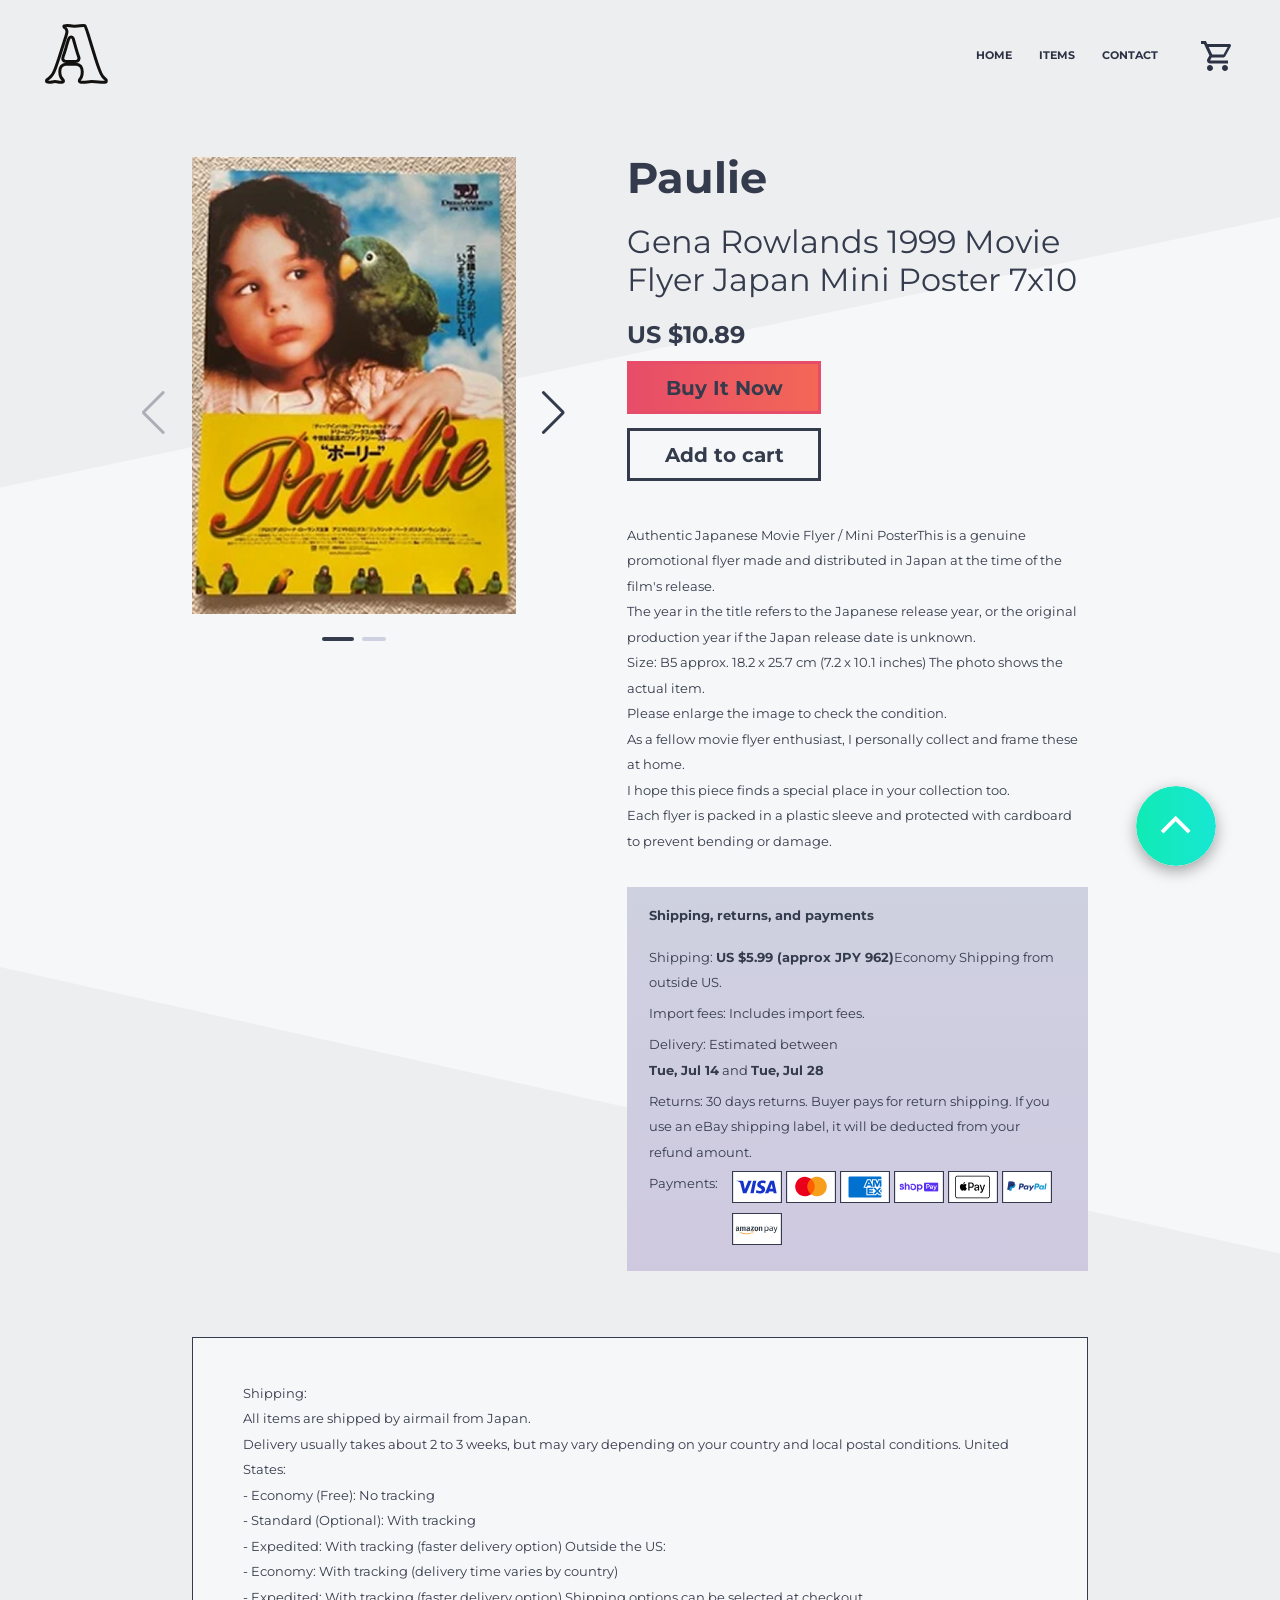
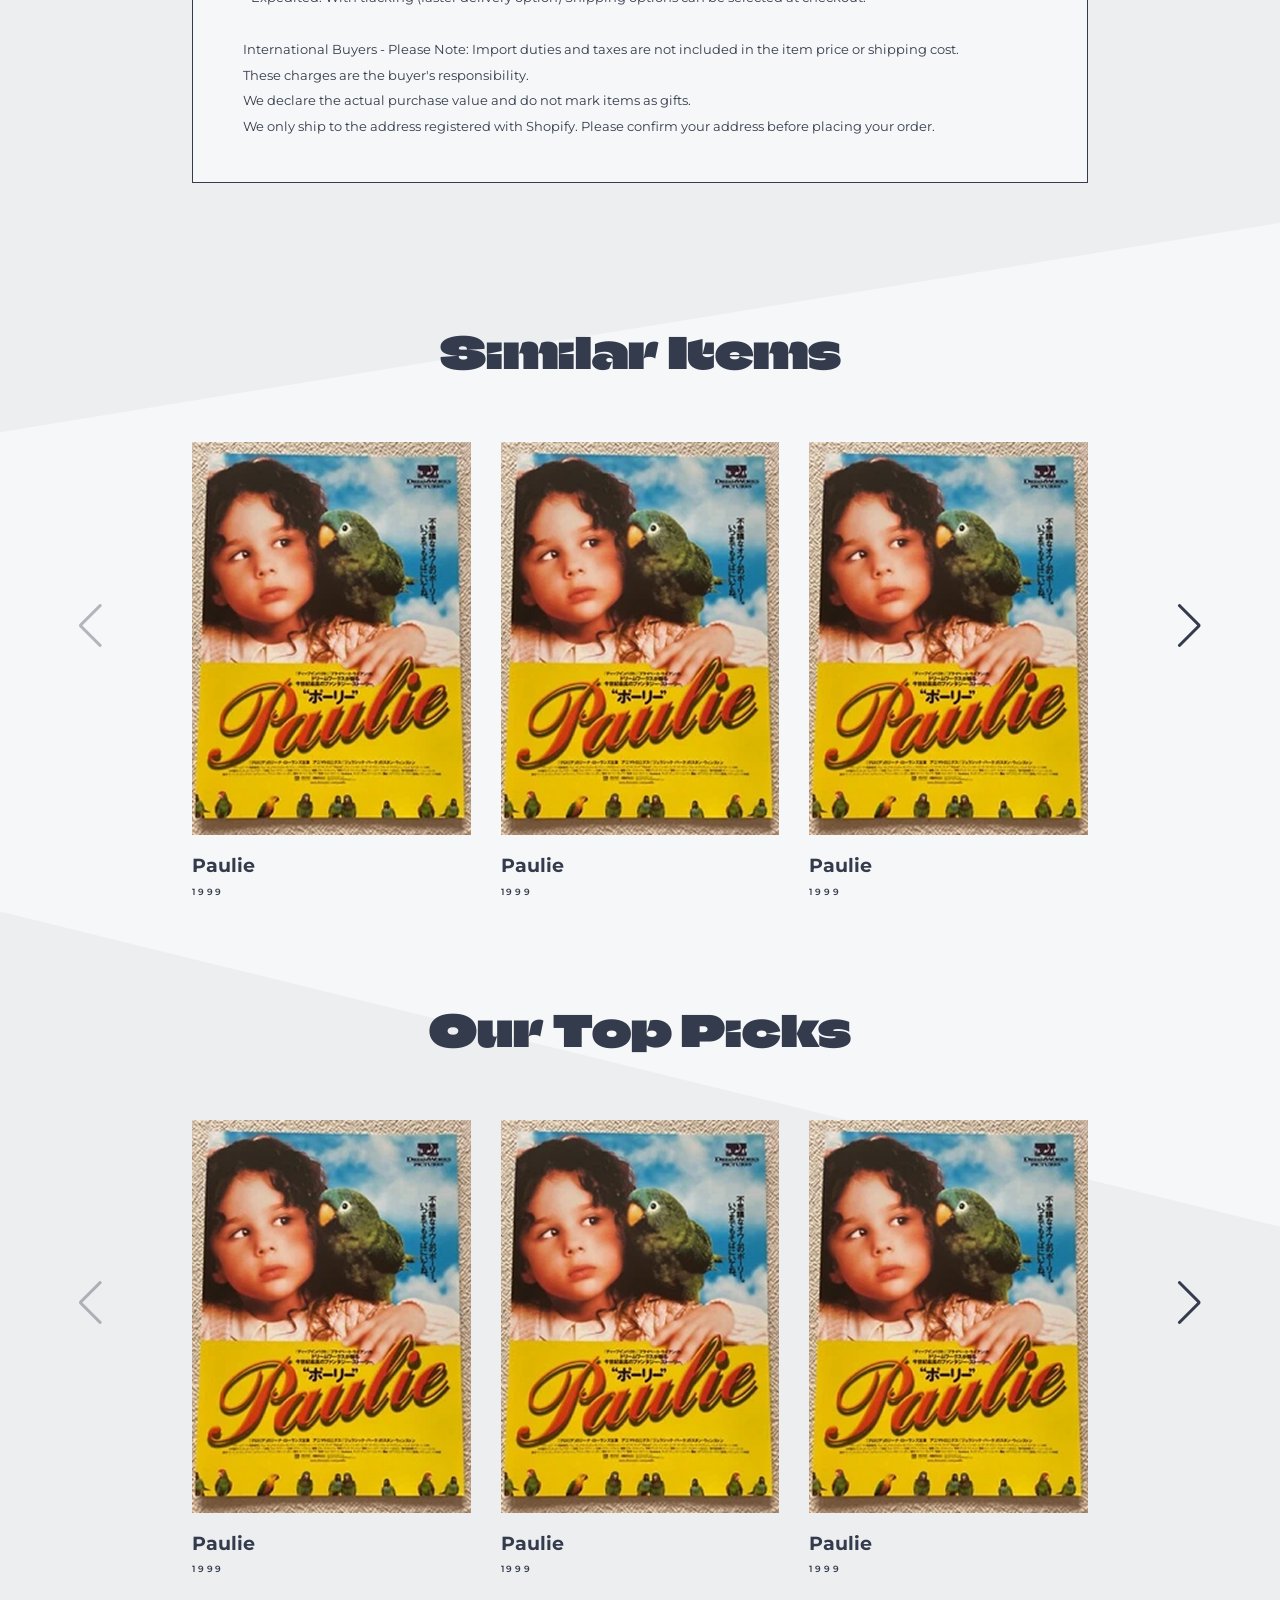
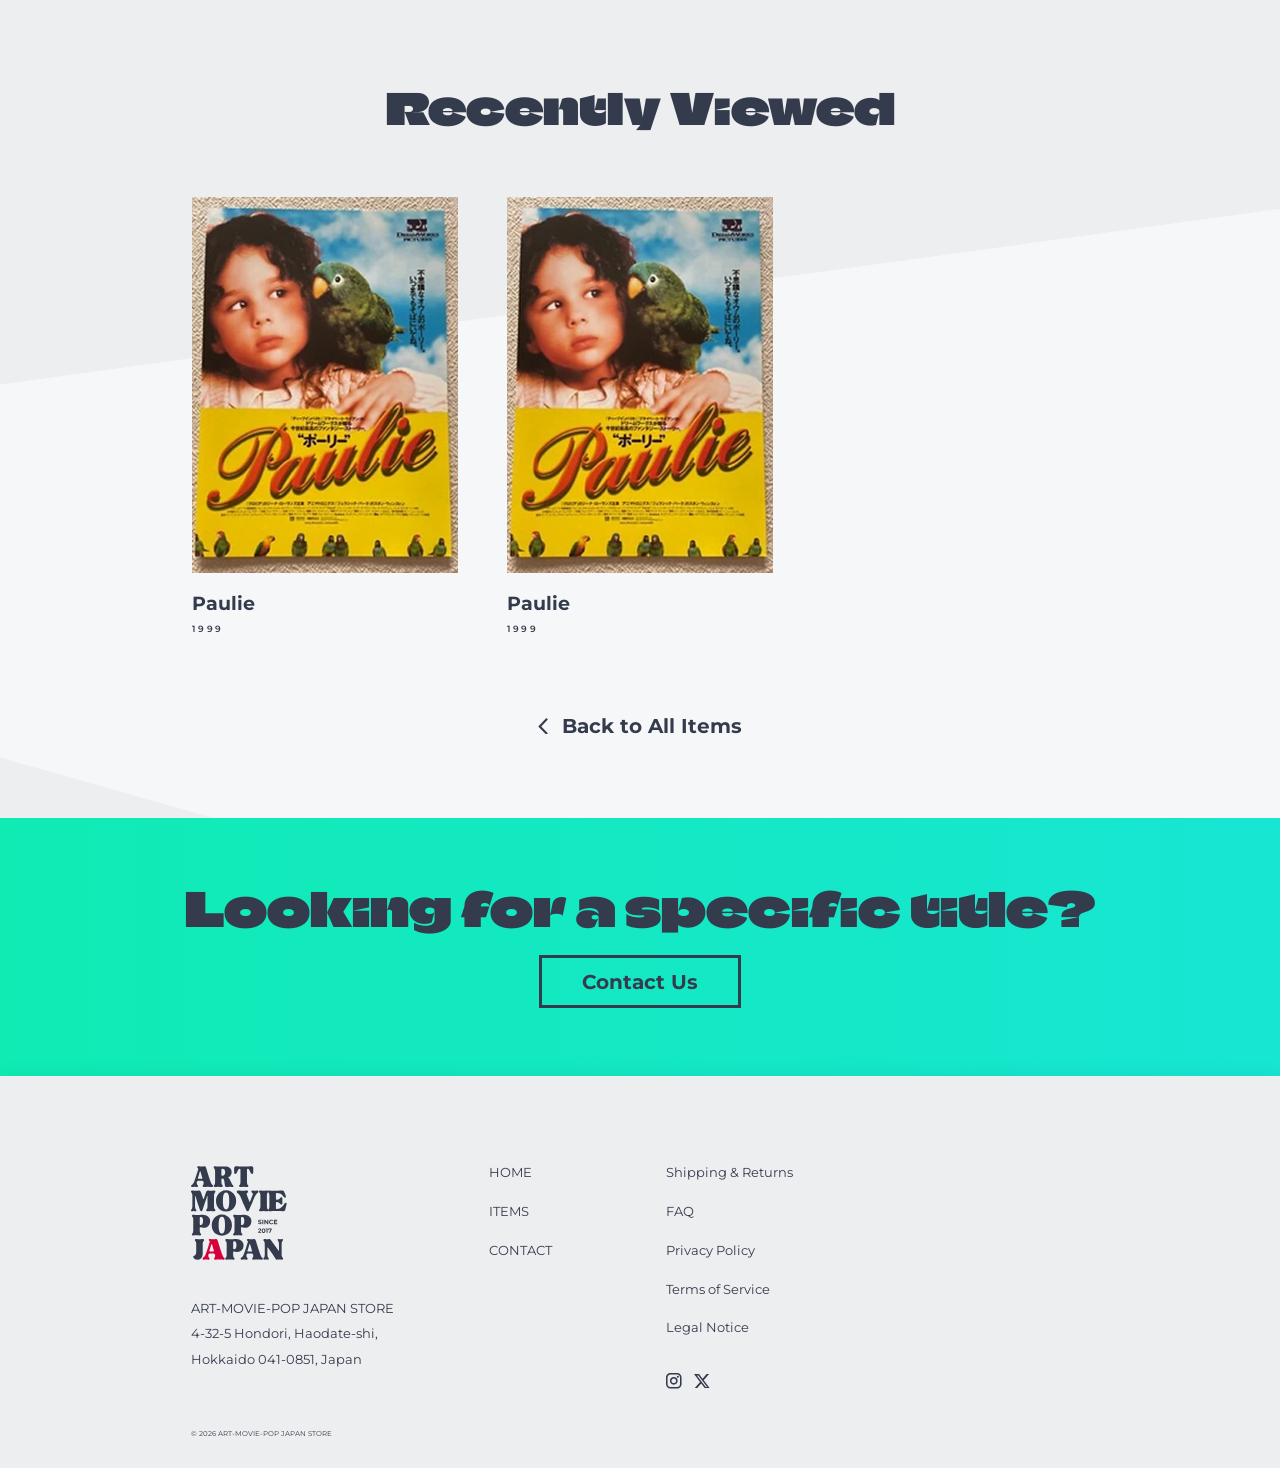
<file: details.html>
<!DOCTYPE html>
<html lang="ja">

<head>
    <meta charset="UTF-8">
    <meta name="viewport" content="width=device-width, initial-scale=1.0">
    <meta name="description"
        content="Discover authentic movie flyers, ticket stubs, and pop culture treasures from Japan. We ship unique collectibles for all kinds of films worldwide!">
    <meta name="keywords" content="">
    <meta name="robots" content="noindex, nofollow">
    <meta name="twitter:card" content="summary">
    <meta name="twitter:site" content="@username">
    <meta name="twitter:description"
        content="Discover authentic movie flyers, ticket stubs, and pop culture treasures from Japan. We ship unique collectibles for all kinds of films worldwide!">
    <meta name="twitter:title" content="ART-MOVIE-POP JAPAN STORE">
    <meta name="twitter:image" content="絶対パス">

    <!-- twitter以外のサービスとの連携 -->
    <!-- ↓ このページのタイトルを記入 -->
    <!-- <meta property="og:title" content="ART-MOVIE-POP JAPAN STORE"> -->
    <!-- ↓ 通常のサイトはcontent="website" -->
    <!-- <meta property="og:type" content="website"> -->
    <!-- ↓ ページのurlを記入 -->
    <!-- <meta property="og:url" content="絶対パス"> -->
    <!-- ↓ ページの概要説明を記入 -->
    <!-- <meta property="og:description" content=""> -->
    <!-- ↓ サイト名 -->
    <!-- <meta property="og:site_name" content=""> -->
    <!-- ↓ ページリンクを貼り付けた際の画像 -->
    <!-- <meta property="og:image" content="絶対パス"> -->

    <link rel="icon" href="images/favicon.ico">
    <link rel="apple-touch-icon" sizes="180x180" href="images/apple-touch-icon.png">
    <link rel="icon" sizes="192x192" href="images/apple-touch-icon.png">
    <title>Paulie | ART-MOVIE-POP JAPAN STORE</title>
    <link rel="preconnect" href="https://fonts.googleapis.com">
    <link rel="preconnect" href="https://fonts.gstatic.com" crossorigin>
    <link
        href="https://fonts.googleapis.com/css2?family=Climate+Crisis:YEAR@1979&family=Montserrat:ital,wght@0,100..900;1,100..900&display=swap"
        rel="stylesheet">
    <link rel="stylesheet" href="https://cdn.jsdelivr.net/npm/swiper@11/swiper-bundle.min.css" />
    <link rel="stylesheet" href="css/style.css">
</head>

<body id="details">
    <div class="wrapper">
        <header class="header">
            <h1 class="header__logo"><a href="index.html" class="header__link"><svg viewBox="0 0 42 40" fill="none"
                        xmlns="http://www.w3.org/2000/svg">
                        <path
                            d="M25.5977 1C26.0607 1 26.3914 1.06396 26.6201 1.15332C26.6343 1.16479 26.6858 1.2086 26.7666 1.32227C26.8901 1.49615 27.038 1.7701 27.2002 2.17188L27.2021 2.17871L27.2051 2.18555C27.6455 3.23202 28.2218 4.89801 28.9346 7.20898V7.20996C29.6484 9.52327 30.4263 12.0862 31.2686 14.8975C32.1139 17.7148 32.9714 20.4931 33.8418 23.2324C34.7151 25.9789 35.5384 28.3785 36.3125 30.4316L36.3135 30.4326C37.0768 32.4553 37.7576 33.9371 38.3662 34.7432L38.3818 34.7627C39.2544 35.8607 40.0177 36.6893 40.6523 37.1426H40.6533C40.8362 37.273 41 37.5002 41 38.0469C41 38.6101 40.8345 38.6902 40.7803 38.7178H40.7793C40.4621 38.8793 39.9485 39 39.165 39C38.2435 39 37.1204 38.9255 35.79 38.7715C34.3925 38.6096 32.8853 38.5303 31.2705 38.5303C30.4416 38.5303 29.4578 38.6135 28.3301 38.7744C27.2751 38.9251 26.2623 39 25.292 39C24.4609 39 23.8178 38.8808 23.332 38.6826H23.3301C23.1822 38.6225 23.122 38.5564 23.0879 38.501C23.0482 38.4363 22.9961 38.3039 22.9961 38.0469C22.9961 37.3664 23.147 37.1296 23.207 37.0684C23.6407 36.6264 24.0154 36.0419 24.3486 35.3604L24.3496 35.3613C24.7651 34.5135 24.9121 33.2424 24.9121 31.7178C24.9121 30.4545 24.6333 29.3281 23.9736 28.4414L23.8369 28.2676C23.0892 27.3667 22.0946 26.8907 20.9238 26.8906H13.873C12.701 26.8906 11.7041 27.3669 10.9551 28.2686C10.1984 29.1799 9.88283 30.3713 9.88281 31.7178C9.88281 33.2708 10.085 34.5958 10.6406 35.5156C11.08 36.2428 11.5478 36.8543 12.0557 37.3076H12.0566C12.2208 37.4538 12.335 37.6612 12.335 38.0469C12.3349 38.2837 12.2892 38.4167 12.249 38.4893C12.2222 38.5377 12.1835 38.586 12.1152 38.6328L12.0371 38.6787C11.633 38.8843 11.154 39 10.5771 39C9.75137 39 9.19433 38.9235 8.85254 38.8135C8.23058 38.6125 7.48978 38.5303 6.66699 38.5303C5.94726 38.5303 5.29019 38.5928 4.7207 38.7432L4.48242 38.8135C4.14188 38.9234 3.58555 39 2.75977 39C2.25316 39 1.82165 38.9111 1.4502 38.751L1.29492 38.6787C1.17716 38.6183 1.12137 38.5544 1.08594 38.4902C1.0458 38.4176 1.00003 38.2843 1 38.0469C1 37.738 1.06516 37.5784 1.13574 37.4873L1.20605 37.416L1.20703 37.415C1.58323 37.108 2.10077 36.6947 2.7627 36.1758C3.53589 35.5702 4.34208 34.6492 5.18262 33.4707L5.18848 33.4609L5.19531 33.4521C5.66541 32.7611 6.19107 31.6168 6.77637 30.0869L7.03125 29.4072C7.7264 27.5181 8.48405 25.3188 9.30371 22.8105C10.1227 20.3078 10.9532 17.7264 11.7969 15.0684C12.6406 12.4123 13.4191 9.96402 14.1338 7.72461C14.5149 6.60587 14.7488 5.58162 14.6504 4.78027L14.626 4.62207L14.5674 4.3584C14.435 3.83995 14.2015 3.36637 13.8369 2.98242L13.6436 2.79785C13.3083 2.5081 12.9975 2.24406 12.7119 2.00586L12.71 2.00391L12.6914 1.9668C12.6729 1.91723 12.6494 1.81618 12.6494 1.6416C12.6494 1.41917 12.6979 1.34158 12.708 1.32715C12.7108 1.3231 12.7265 1.29681 12.7949 1.2666L12.8828 1.23535C13.4131 1.08332 14.0461 1.00002 14.792 1C15.7276 1 16.3511 1.07709 16.7207 1.18945V1.19043C17.3913 1.39631 18.4495 1.46971 19.7734 1.46973C21.277 1.46973 22.4998 1.39131 23.4092 1.2168L23.4082 1.21582C24.1701 1.07058 24.8996 1 25.5977 1ZM17.3975 8.60938C16.7814 8.60938 16.4113 9.05412 16.2666 9.25098C16.0802 9.5046 15.9216 9.82678 15.7822 10.168L15.7734 10.1914L15.7646 10.2158C15.3741 11.3299 14.9565 12.6463 14.5117 14.1631L14.0576 15.7471C13.4507 17.9122 12.7946 19.9721 12.0889 21.9248L12.0859 21.9336L12.083 21.9414C11.8532 22.6147 11.7197 23.4516 12.167 24.1514C12.6383 24.8883 13.4775 25.0625 14.1787 25.0625H20.3877C21.0887 25.0625 21.9264 24.8879 22.3975 24.1514C22.8438 23.4534 22.7128 22.6192 22.4844 21.9463H22.4854C21.8261 19.9847 21.191 17.9297 20.5811 15.7822C19.9683 13.6217 19.4588 11.8129 19.0518 10.3555L19.0479 10.3447L19.0449 10.335L18.9531 10.0557C18.8552 9.78062 18.7369 9.51991 18.5879 9.30078C18.4137 9.04468 18.0658 8.66114 17.5107 8.61426L17.3975 8.60938Z"
                            stroke="#343B4C" stroke-width="2" />
                    </svg>
                </a></h1>
            <div class="header__box">
                <div class="btn">
                    <!-- カートボタン -->
                    <div class="cart">
                        <a href="#" class="cart__link"><svg viewBox="0 0 21 21" fill="none"
                                xmlns="http://www.w3.org/2000/svg">
                                <path
                                    d="M16.8 16.8C17.357 16.8 17.8911 17.0212 18.2849 17.4151C18.6787 17.8089 18.9 18.343 18.9 18.9C18.9 19.457 18.6787 19.9911 18.2849 20.3849C17.8911 20.7787 17.357 21 16.8 21C16.243 21 15.7089 20.7787 15.3151 20.3849C14.9212 19.9911 14.7 19.457 14.7 18.9C14.7 17.7345 15.6345 16.8 16.8 16.8ZM0 0H3.4335L4.4205 2.1H19.95C20.2285 2.1 20.4955 2.21062 20.6925 2.40754C20.8894 2.60445 21 2.87152 21 3.15C21 3.3285 20.9475 3.507 20.874 3.675L17.115 10.4685C16.758 11.109 16.065 11.55 15.2775 11.55H7.455L6.51 13.2615L6.4785 13.3875C6.4785 13.4571 6.50616 13.5239 6.55538 13.5731C6.60461 13.6223 6.67138 13.65 6.741 13.65H18.9V15.75H6.3C5.74304 15.75 5.2089 15.5287 4.81508 15.1349C4.42125 14.7411 4.2 14.207 4.2 13.65C4.2 13.2825 4.2945 12.936 4.452 12.642L5.88 10.0695L2.1 2.1H0V0ZM6.3 16.8C6.85695 16.8 7.3911 17.0212 7.78492 17.4151C8.17875 17.8089 8.4 18.343 8.4 18.9C8.4 19.457 8.17875 19.9911 7.78492 20.3849C7.3911 20.7787 6.85695 21 6.3 21C5.74304 21 5.2089 20.7787 4.81508 20.3849C4.42125 19.9911 4.2 19.457 4.2 18.9C4.2 17.7345 5.1345 16.8 6.3 16.8ZM15.75 9.45L18.669 4.2H5.397L7.875 9.45H15.75Z"
                                    fill="#343B4C" />
                            </svg>
                        </a>
                    </div>
                    <!-- バーガーボタン -->
                    <div id="btn__burger" class="btn__burger">
                        <span id="btn__top" class="btn__top"></span>
                        <span id="btn__middle" class="btn__middle"></span>
                        <span id="btn__bottom" class="btn__bottom"></span>
                    </div>
                </div>
                <!-- ナビゲーション -->
                <nav id="gnav" class="gnav">
                    <div class="box__text">
                        <div class="box__weight">
                            <ul class="gnav__nav">
                                <li class="gnav__list"><a href="index.html" class="gnav__link">HOME</a></li>
                                <li class="gnav__list"><a href="items.html" class="gnav__link">ITEMS</a></li>
                                <li class="gnav__list"><a href="contact.html" class="gnav__link">CONTACT</a></li>
                            </ul>
                        </div>
                        <div class="box__thin">
                            <ul class="gnav__nav">
                                <li class="gnav__list"><a href="shipping.html" class="gnav__link">Shipping &amp;
                                        Returns</a>
                                </li>
                                <li class="gnav__list"><a href="faq.html" class="gnav__link">FAQ</a></li>
                            </ul>
                        </div>
                    </div>
                    <div class="box__sns">
                        <p class="gnav__insta"><a href="https://www.instagram.com/art_movie_pop_japan_store/"
                                target="_blank" class="gnav__link"><svg viewBox="0 0 24 24" fill="none"
                                    xmlns="http://www.w3.org/2000/svg">
                                    <path
                                        d="M6.76667 0H16.5667C20.3 0 23.3333 3.03333 23.3333 6.76667V16.5667C23.3333 18.3613 22.6204 20.0824 21.3514 21.3514C20.0824 22.6204 18.3613 23.3333 16.5667 23.3333H6.76667C3.03333 23.3333 0 20.3 0 16.5667V6.76667C0 4.97203 0.712915 3.25091 1.98191 1.98191C3.25091 0.712915 4.97203 0 6.76667 0ZM6.53333 2.33333C5.41942 2.33333 4.35114 2.77583 3.56348 3.56348C2.77583 4.35114 2.33333 5.41942 2.33333 6.53333V16.8C2.33333 19.1217 4.21167 21 6.53333 21H16.8C17.9139 21 18.9822 20.5575 19.7698 19.7698C20.5575 18.9822 21 17.9139 21 16.8V6.53333C21 4.21167 19.1217 2.33333 16.8 2.33333H6.53333ZM17.7917 4.08333C18.1784 4.08333 18.5494 4.23698 18.8229 4.51047C19.0964 4.78396 19.25 5.15489 19.25 5.54167C19.25 5.92844 19.0964 6.29937 18.8229 6.57286C18.5494 6.84635 18.1784 7 17.7917 7C17.4049 7 17.034 6.84635 16.7605 6.57286C16.487 6.29937 16.3333 5.92844 16.3333 5.54167C16.3333 5.15489 16.487 4.78396 16.7605 4.51047C17.034 4.23698 17.4049 4.08333 17.7917 4.08333ZM11.6667 5.83333C13.2138 5.83333 14.6975 6.44791 15.7915 7.54188C16.8854 8.63584 17.5 10.1196 17.5 11.6667C17.5 13.2138 16.8854 14.6975 15.7915 15.7915C14.6975 16.8854 13.2138 17.5 11.6667 17.5C10.1196 17.5 8.63584 16.8854 7.54188 15.7915C6.44791 14.6975 5.83333 13.2138 5.83333 11.6667C5.83333 10.1196 6.44791 8.63584 7.54188 7.54188C8.63584 6.44791 10.1196 5.83333 11.6667 5.83333ZM11.6667 8.16667C10.7384 8.16667 9.84817 8.53541 9.19179 9.19179C8.53541 9.84817 8.16667 10.7384 8.16667 11.6667C8.16667 12.5949 8.53541 13.4852 9.19179 14.1415C9.84817 14.7979 10.7384 15.1667 11.6667 15.1667C12.5949 15.1667 13.4852 14.7979 14.1415 14.1415C14.7979 13.4852 15.1667 12.5949 15.1667 11.6667C15.1667 10.7384 14.7979 9.84817 14.1415 9.19179C13.4852 8.53541 12.5949 8.16667 11.6667 8.16667Z"
                                        fill="#343B4C" />
                                </svg>
                            </a></p>
                        <p class="gnav__x"><a href="#" target="_blank" class="gnav__link"><svg viewBox="0 0 24 22"
                                    fill="none" xmlns="http://www.w3.org/2000/svg">
                                    <path
                                        d="M18.9 0H22.5806L14.5406 9.21257L24 21.7509H16.5943L10.7897 14.148L4.15543 21.7509H0.471429L9.07029 11.8937L0 0.00171426H7.59429L12.8331 6.94971L18.9 0ZM17.6057 19.5429H19.6457L6.48 2.09314H4.29257L17.6057 19.5429Z"
                                        fill="#343B4C" />
                                </svg>
                            </a></p>
                    </div>
                </nav>
            </div>
        </header>

        <!-- To Top ボタン -->
        <div class="totop">
            <a href="#" class="totop__link">
                <svg viewBox="0 0 64 64" fill="none" xmlns="http://www.w3.org/2000/svg">
                    <circle cx="32" cy="32" r="32" fill="url(#paint0_linear_434_496)" />
                    <path fill-rule="evenodd" clip-rule="evenodd"
                        d="M31.7365 23.875L43.6839 35.8193L41.4922 38.0141L31.7365 28.2584L21.9839 38.0141L19.7891 35.8193L31.7365 23.875Z"
                        fill="white" />
                    <defs>
                        <linearGradient id="paint0_linear_434_496" x1="0" y1="32" x2="64" y2="32"
                            gradientUnits="userSpaceOnUse">
                            <stop stop-color="#10EBB4" />
                            <stop offset="1" stop-color="#17E7D3" />
                        </linearGradient>
                    </defs>
                </svg>
            </a>
        </div>

        <main class="main">
            <div class="product__wrapper">
                <div class="slider-wrapper">
                    <div class="swiper product-slider">
                        <div class="swiper-wrapper">
                            <div class="swiper-slide"><img src="images/product/product01.jpg"
                                    alt="Paulie Gena Rowlands 1999 Movie Flyer Japan Mini Poster 7x10 - Front"></div>
                            <div class="swiper-slide"><img src="images/product/product02.jpg"
                                    alt="Paulie Gena Rowlands 1999 Movie Flyer Japan Mini Poster 7x10 - Back"></div>
                        </div>
                    </div>
                    <div class="swiper-pagination"></div>
                    <div class="swiper-button-prev"></div>
                    <div class="swiper-button-next"></div>
                </div>

                <div class="product__box">
                    <h2 class="title">Paulie</h2>
                    <p class="subtitle">Gena Rowlands 1999 Movie Flyer Japan Mini Poster 7x10</p>
                    <p class="price">US $10.89</p>
                    <a href="#" class="buy">Buy It Now</a>
                    <a href="#" class="add">Add to cart</a>

                    <p class="text">
                        Authentic Japanese Movie Flyer / Mini PosterThis is a genuine promotional flyer made and
                        distributed
                        in
                        Japan at the time of the film's release.<br>The year in the title refers to the Japanese release
                        year,
                        or
                        the original production year if the Japan release date is unknown.<br>
                        Size: B5 approx. 18.2 x 25.7 cm (7.2 x 10.1 inches)
                        The photo shows the actual item.<br>Please enlarge the image to check the condition.<br>
                        As a fellow movie flyer enthusiast, I personally collect and frame these at home.<br>I hope this
                        piece
                        finds
                        a special place in your collection too.<br>
                        Each flyer is packed in a plastic sleeve and protected with cardboard to prevent bending or
                        damage.
                    </p>
                    <div class="shipping">
                        <h3 class="shipping__ttl">Shipping, returns, and payments</h3>
                        <p class="shipping__txt">Shipping: <b>US $5.99 (approx JPY 962)</b>Economy Shipping from outside
                            US.
                        </p>
                        <p class="shipping__txt">Import fees: Includes import fees.</p>
                        <p class="shipping__txt">Delivery: Estimated between<br><b>Tue, Jul 14</b> and <b>Tue, Jul
                                28</b>
                        </p>
                        <p class="shipping__txt">Returns: 30 days returns. Buyer pays for return shipping. If you use an
                            eBay
                            shipping label, it will be deducted from your refund amount.</p>
                        <div class="shipping__payments">
                            <p class="shipping__payments-txt">Payments:</p>
                            <div class="shipping__payments-svg">
                                <!-- visa -->
                                <svg width="50" height="32" viewBox="0 0 50 32" fill="none" xmlns="http://www.w3.org/2000/svg">
                                    <rect width="50" height="32" fill="white" />
                                    <path
                                        d="M31.0012 9.02148C27.9512 9.02148 25.2254 10.607 25.2254 13.5357C25.2254 16.8947 30.0595 17.1266 30.0595 18.8143C30.0595 19.5249 29.2476 20.1609 27.8604 20.1609C25.8923 20.1609 24.4213 19.2723 24.4213 19.2723L23.7918 22.2281C23.7918 22.2281 25.4864 22.9788 27.7362 22.9788C31.0708 22.9788 33.6951 21.3157 33.6951 18.3366C33.6951 14.787 28.8408 14.5619 28.8408 12.9958C28.8408 12.4391 29.5073 11.8294 30.8902 11.8294C32.4507 11.8294 33.7235 12.4758 33.7235 12.4758L34.3397 9.62127C34.3397 9.62127 32.9542 9.02148 31.0007 9.02148H31.0012ZM3.09544 9.23708L3.02148 9.66784C3.02148 9.66784 4.3046 9.90328 5.46044 10.3733C6.94867 10.9118 7.05445 11.2257 7.30514 12.1994L10.0361 22.7563H13.6971L19.337 9.23708H15.6846L12.0605 18.4288L10.5817 10.6372C10.4463 9.74546 9.75915 9.23665 8.9185 9.23665H3.09587L3.09544 9.23708ZM20.8059 9.23708L17.9408 22.7563H21.4238L24.2785 9.23708H20.8059ZM40.2315 9.23708C39.3917 9.23708 38.9467 9.68811 38.6203 10.4759L33.5175 22.7563H37.1699L37.8764 20.7094H42.3261L42.7556 22.7563H45.9785L43.1671 9.23708H40.2315ZM40.7067 12.8897L41.7894 17.9627H38.8891L40.7071 12.8897H40.7067Z"
                                        fill="#1434CB" />
                                </svg>
                                <!-- mastercard -->
                                <svg width="50" height="32" viewBox="0 0 50 32" fill="none"
                                    xmlns="http://www.w3.org/2000/svg">
                                    <rect width="50" height="32" fill="white" />
                                    <path d="M30.0135 7.35547H19.9893V23.6414H30.0135V7.35547Z" fill="#FF5F00" />
                                    <path
                                        d="M21.0219 15.4998C21.0206 13.9316 21.378 12.3837 22.067 10.9732C22.7559 9.56267 23.7584 8.32652 24.9986 7.35829C23.4626 6.15755 21.618 5.41087 19.6756 5.20361C17.7331 4.99635 15.7713 5.33686 14.0142 6.18623C12.2572 7.03559 10.7758 8.35955 9.73935 10.0068C8.70293 11.654 8.15332 13.558 8.15332 15.5013C8.15332 17.4445 8.70293 19.3485 9.73935 20.9958C10.7758 22.643 12.2572 23.9669 14.0142 24.8163C15.7713 25.6657 17.7331 26.0062 19.6756 25.7989C21.618 25.5917 23.4626 24.845 24.9986 23.6443C23.758 22.6757 22.7553 21.4391 22.0663 20.0281C21.3774 18.617 21.0202 17.0685 21.0219 15.4998Z"
                                        fill="#EB001B" />
                                    <path
                                        d="M40.8504 21.9184V21.5847H40.995V21.5156H40.6509V21.5847H40.7868V21.9184H40.8504ZM41.5185 21.9184V21.5156H41.4144L41.2929 21.8033L41.1715 21.5156H41.0673V21.9184H41.1425V21.6134L41.2553 21.8752H41.3334L41.4462 21.6134V21.9184H41.5185Z"
                                        fill="#F79E1B" />
                                    <path
                                        d="M41.8453 15.5C41.8453 17.4434 41.2955 19.3475 40.2589 20.9948C39.2224 22.6421 37.7407 23.966 35.9834 24.8153C34.2261 25.6645 32.2641 26.0048 30.3216 25.7973C28.379 25.5897 26.5344 24.8427 24.9985 23.6415C26.2382 22.6724 27.2404 21.436 27.9295 20.0254C28.6187 18.6148 28.9768 17.0669 28.9768 15.4986C28.9768 13.9302 28.6187 12.3824 27.9295 10.9718C27.2404 9.56116 26.2382 8.32467 24.9985 7.35558C26.5344 6.15446 28.379 5.40743 30.3216 5.19987C32.2641 4.99231 34.2261 5.3326 35.9834 6.18185C37.7407 7.03109 39.2224 8.35502 40.2589 10.0023C41.2955 11.6496 41.8453 13.5537 41.8453 15.4971V15.5Z"
                                        fill="#F79E1B" />
                                </svg>
                                <!-- amex -->
                                <svg width="50" height="32" viewBox="0 0 50 32" fill="none"
                                    xmlns="http://www.w3.org/2000/svg">
                                    <rect width="50" height="32" fill="white" />
                                    <path
                                        d="M39.6399 24.8203L38.0799 23.0803L36.4599 24.8203H33.2799H26.4399V16.7203H23.2599L27.2199 7.66027H31.0599L32.4399 10.7803V7.66027H37.2399L38.0799 10.0003L38.9199 7.66027H42.5799V6.28027C42.5799 5.44027 41.9199 4.78027 41.0799 4.78027H8.91992C8.07992 4.78027 7.41992 5.44027 7.41992 6.28027V25.7803C7.41992 26.6203 8.07992 27.2803 8.91992 27.2803H41.0799C41.9199 27.2803 42.5799 26.6203 42.5799 25.7803V24.8203H39.6399Z"
                                        fill="#0071CE" />
                                    <path
                                        d="M40.06 23.8598H42.58L39.28 20.3198L42.58 16.8398H40.12L38.02 19.1198L35.98 16.8398H33.46L36.82 20.3798L33.46 23.8598H35.92L38.02 21.5798L40.06 23.8598Z"
                                        fill="#0071CE" />
                                    <path
                                        d="M29.44 22.2398V21.1598H33.4V19.5398H29.44V18.4598H33.46V16.8398H27.52V23.8598H33.46V22.2398H29.44Z"
                                        fill="#0071CE" />
                                    <path
                                        d="M40.72 15.8202H42.52V8.74023L39.64 8.80023L38.08 13.1802L36.46 8.80023H33.46V15.8202H35.38V10.9002L37.18 15.8202H38.86L40.72 10.9002V15.8202Z"
                                        fill="#0071CE" />
                                    <path
                                        d="M30.3998 8.7998H27.9398L24.8198 15.8198H26.9198L27.5198 14.4398H30.7598L31.3598 15.8198H33.5198L30.3998 8.7998ZM28.1798 12.8198L29.1398 10.5398L30.0998 12.8198H28.1798Z"
                                        fill="#0071CE" />
                                    <path d="M40.8398 20.1407L42.5798 22.0607V18.2207L40.8398 20.1407Z"
                                        fill="#0071CE" />
                                </svg>
                                <!-- shop pay -->
                                <svg width="50" height="32" viewBox="0 0 50 32" fill="none"
                                    xmlns="http://www.w3.org/2000/svg">
                                    <rect width="50" height="32" fill="white" />
                                    <mask id="mask0_680_100" style="mask-type:luminance" maskUnits="userSpaceOnUse"
                                        x="4" y="11" width="42" height="11">
                                        <path d="M4 11.0029H46V21.0006H4V11.0029Z" fill="white" />
                                    </mask>
                                    <g mask="url(#mask0_680_100)">
                                        <path
                                            d="M14.7599 14.1461C14.4231 13.4457 13.7845 12.9932 12.8222 12.9932C12.5268 12.9983 12.2366 13.0706 11.9738 13.2045C11.7111 13.3384 11.4829 13.5303 11.3068 13.7654L11.2717 13.8078V11.0627C11.2717 11.0469 11.2654 11.0317 11.2541 11.0205C11.2427 11.0092 11.2274 11.0029 11.2114 11.0029H9.85075C9.83494 11.0032 9.81988 11.0096 9.8088 11.0208C9.7977 11.032 9.7915 11.0471 9.7915 11.0627V18.937C9.7915 18.9525 9.79776 18.9675 9.80887 18.9785C9.81998 18.9895 9.83504 18.9957 9.85075 18.9957H11.3079C11.3238 18.9957 11.3389 18.9895 11.3502 18.9785C11.3615 18.9676 11.368 18.9526 11.3683 18.937V15.5795C11.3683 14.927 11.8072 14.4647 12.5094 14.4647C13.2775 14.4647 13.4718 15.0912 13.4718 15.7296V18.937C13.4718 18.9525 13.478 18.9675 13.4891 18.9785C13.5002 18.9895 13.5153 18.9957 13.531 18.9957H14.9849C15.0007 18.9957 15.0159 18.9895 15.0272 18.9785C15.0385 18.9676 15.045 18.9526 15.0453 18.937V15.5382C15.0453 15.4218 15.0453 15.3076 15.0299 15.1967C15.0049 14.8332 14.9135 14.4772 14.7599 14.1461Z"
                                            fill="#5A31F4" />
                                        <path
                                            d="M7.48388 15.3123C7.48388 15.3123 6.74212 15.1393 6.4689 15.0697C6.19567 15.0001 5.71836 14.8522 5.71836 14.4944C5.71836 14.1366 6.1035 14.0223 6.49414 14.0223C6.88477 14.0223 7.31929 14.1159 7.35331 14.5455C7.35468 14.561 7.36187 14.5754 7.37345 14.5859C7.38503 14.5963 7.40016 14.6021 7.41584 14.602L8.85217 14.5966C8.86063 14.5966 8.86899 14.5949 8.87675 14.5916C8.8845 14.5883 8.89148 14.5834 8.89725 14.5773C8.90302 14.5711 8.90745 14.5639 8.91026 14.556C8.91308 14.5481 8.91423 14.5397 8.91362 14.5313C8.82475 13.1566 7.60786 12.665 6.48535 12.665C5.15436 12.665 4.18109 13.5351 4.18109 14.4944C4.18109 15.1948 4.38079 15.8517 5.95098 16.3085C6.2264 16.3879 6.60058 16.4912 6.92757 16.5815C7.32038 16.6902 7.53215 16.8545 7.53215 17.1133C7.53215 17.4135 7.09325 17.6223 6.66202 17.6223C6.03768 17.6223 5.59438 17.3928 5.55816 16.9806C5.55628 16.9655 5.54887 16.9517 5.53733 16.9416C5.52581 16.9316 5.51096 16.9261 5.49562 16.9262L4.06258 16.9328C4.05418 16.9328 4.04587 16.9344 4.03813 16.9377C4.0304 16.9409 4.0234 16.9457 4.01756 16.9517C4.01173 16.9577 4.00716 16.9648 4.00415 16.9725C4.00114 16.9803 3.99974 16.9886 4.00004 16.9969C4.06587 18.2944 5.32993 18.9938 6.50841 18.9938C8.26405 18.9938 9.05737 18.0149 9.05737 17.0981C9.05956 16.6674 8.95971 15.6864 7.48388 15.3123Z"
                                            fill="#5A31F4" />
                                        <path
                                            d="M25.9621 12.9904C25.2325 12.9904 24.6213 13.3907 24.2273 13.8736V13.047C24.2273 13.0316 24.2212 13.0168 24.2103 13.0059C24.1996 12.9949 24.1847 12.9886 24.1692 12.9883H22.8064C22.7908 12.9883 22.7756 12.9945 22.7645 13.0055C22.7534 13.0165 22.7471 13.0314 22.7471 13.047V20.7689C22.7475 20.7843 22.7539 20.799 22.765 20.8097C22.7761 20.8205 22.7909 20.8266 22.8064 20.8266H24.2647C24.2801 20.8266 24.2949 20.8205 24.3058 20.8097C24.3166 20.7989 24.3228 20.7842 24.3228 20.7689V18.2305H24.3448C24.5762 18.5807 25.2094 19.0005 26.0368 19.0005C27.5926 19.0005 28.8897 17.7215 28.8897 15.9933C28.8908 14.3347 27.6004 12.9904 25.9621 12.9904ZM25.8272 17.529C25.5201 17.5366 25.2175 17.4532 24.9584 17.2897C24.6993 17.1261 24.4951 16.8897 24.372 16.6106C24.249 16.3315 24.2126 16.0225 24.2677 15.7228C24.3226 15.4232 24.4665 15.1466 24.6807 14.9283C24.895 14.7101 25.1701 14.56 25.4708 14.4974C25.7714 14.4347 26.0841 14.4623 26.3689 14.5766C26.6537 14.6909 26.8976 14.8867 27.0698 15.139C27.2418 15.3913 27.334 15.6888 27.3349 15.9933C27.338 16.1924 27.3014 16.3901 27.2274 16.5752C27.1533 16.7602 27.043 16.9289 26.9029 17.0716C26.7629 17.2143 26.5958 17.3282 26.411 17.4067C26.2264 17.4852 26.0281 17.5267 25.8272 17.529Z"
                                            fill="#5A31F4" />
                                        <path
                                            d="M18.4315 12.6514C17.072 12.6514 16.3938 13.1092 15.8495 13.4758L15.8331 13.4866C15.805 13.5057 15.7853 13.5345 15.7778 13.5674C15.7702 13.6003 15.7755 13.6347 15.7925 13.6639L16.3302 14.5818C16.3402 14.599 16.3541 14.6138 16.3705 14.6251C16.387 14.6363 16.4058 14.6439 16.4257 14.6471C16.445 14.6506 16.4649 14.6497 16.4838 14.6446C16.5028 14.6396 16.5204 14.6304 16.5354 14.6177L16.5781 14.5829C16.8579 14.3502 17.3067 14.0391 18.3931 13.9543C18.9976 13.9065 19.52 14.0631 19.9051 14.4198C20.3286 14.807 20.5822 15.4324 20.5822 16.0925C20.5822 17.3074 19.8601 18.0709 18.7003 18.0861C17.7445 18.0807 17.1026 17.5869 17.1026 16.8571C17.1026 16.4699 17.2793 16.2176 17.6239 15.9653C17.6501 15.9466 17.6687 15.9192 17.6762 15.888C17.6837 15.8568 17.6795 15.824 17.6644 15.7956L17.1817 14.8907C17.1727 14.8745 17.1607 14.8602 17.1462 14.8487C17.1317 14.8371 17.1151 14.8285 17.0972 14.8233C17.0789 14.8179 17.0597 14.8164 17.0408 14.8188C17.0219 14.8212 17.0037 14.8276 16.9874 14.8374C16.4454 15.1561 15.7804 15.7391 15.8166 16.8593C15.8605 18.2851 17.0566 19.3738 18.6114 19.4184H18.6893H18.7957C20.6435 19.3586 21.9778 17.9991 21.9778 16.1556C21.9778 14.4633 20.7335 12.6514 18.4315 12.6514Z"
                                            fill="#5A31F4" />
                                        <path
                                            d="M34.6358 13.5215H33.7096C33.688 13.5218 33.6671 13.5305 33.6518 13.5457C33.6363 13.5609 33.6275 13.5815 33.6274 13.6031V15.5292C33.6275 15.5506 33.6364 15.5711 33.6519 15.5862C33.6672 15.6012 33.688 15.6097 33.7096 15.6097H34.6358C35.1997 15.6097 35.6157 15.1692 35.6157 14.5656C35.6157 13.962 35.1997 13.5215 34.6358 13.5215Z"
                                            fill="#5A31F4" />
                                        <path
                                            d="M37.481 16.929C37.481 17.2085 37.719 17.3641 38.1338 17.3641C38.6978 17.3641 39.0313 17.0617 39.0313 16.5255V16.3711L38.1865 16.4146C37.7409 16.4363 37.481 16.6202 37.481 16.929Z"
                                            fill="#5A31F4" />
                                        <path
                                            d="M44.339 11.0195H31.8959C31.6919 11.0195 31.4896 11.0594 31.3012 11.1369C31.1125 11.2143 30.9412 11.3279 30.797 11.471C30.6526 11.6141 30.5382 11.784 30.4602 11.971C30.3821 12.158 30.3421 12.3583 30.3423 12.5607V19.3125C30.3423 19.721 30.5059 20.1128 30.7973 20.4018C31.0887 20.6908 31.4839 20.8533 31.8959 20.8536H44.339C44.5434 20.8542 44.7459 20.8148 44.935 20.7378C45.1239 20.6607 45.2957 20.5474 45.4406 20.4045C45.5853 20.2616 45.7003 20.0918 45.779 19.9047C45.8575 19.7177 45.8979 19.5172 45.8983 19.3146V12.5628C45.8986 12.3599 45.8586 12.1588 45.7804 11.9712C45.7022 11.7837 45.5873 11.6133 45.4424 11.4698C45.2976 11.3264 45.1255 11.2128 44.9361 11.1355C44.7468 11.0582 44.5439 11.0188 44.339 11.0195ZM34.683 16.3673H33.7042C33.6824 16.3673 33.6616 16.3758 33.6461 16.3911C33.6307 16.4064 33.6219 16.4272 33.6219 16.4488V17.8301C33.6219 17.8517 33.6133 17.8725 33.5979 17.8877C33.5824 17.9031 33.5616 17.9116 33.5397 17.9116H32.8505C32.8289 17.9114 32.808 17.9027 32.7926 17.8874C32.7773 17.8722 32.7687 17.8516 32.7683 17.8301V12.8478C32.7683 12.8262 32.777 12.8054 32.7925 12.7901C32.8079 12.7748 32.8287 12.7662 32.8505 12.7662H34.683C35.721 12.7662 36.4639 13.5156 36.4639 14.5673C36.4639 15.619 35.7265 16.3694 34.6886 16.3694L34.683 16.3673ZM39.8402 17.829C39.8404 17.8398 39.8384 17.8505 39.8343 17.8605C39.8302 17.8706 39.8241 17.8797 39.8166 17.8874C39.8088 17.8951 39.7997 17.9012 39.7896 17.9053C39.7797 17.9095 39.7688 17.9116 39.7579 17.9116H39.1072C39.0963 17.9116 39.0855 17.9095 39.0755 17.9053C39.0654 17.9012 39.0562 17.8951 39.0486 17.8874C39.0411 17.8797 39.0349 17.8706 39.0309 17.8605C39.0269 17.8505 39.0248 17.8398 39.025 17.829V17.68C39.026 17.6669 39.0229 17.6538 39.0158 17.6427C39.0089 17.6316 38.9984 17.623 38.986 17.6182C38.9737 17.6135 38.9602 17.6128 38.9475 17.6163C38.9346 17.6197 38.9233 17.6272 38.9153 17.6376C38.721 17.8475 38.405 17.9997 37.9013 17.9997C37.1597 17.9997 36.669 17.6169 36.669 16.9556C36.6619 16.7944 36.6955 16.634 36.7668 16.4888C36.838 16.3437 36.9449 16.2186 37.0774 16.1247C37.345 15.9257 37.7598 15.8224 38.3753 15.7984L39.0282 15.7767V15.5874C39.0282 15.2057 38.7692 15.0437 38.3533 15.0437C37.9375 15.0437 37.6752 15.1894 37.6139 15.4276C37.609 15.4444 37.5985 15.4591 37.5841 15.4694C37.5699 15.4796 37.5525 15.4848 37.5348 15.4841H36.8908C36.8789 15.4844 36.8671 15.4821 36.8562 15.4774C36.8455 15.4727 36.8357 15.4657 36.8278 15.4569C36.82 15.4481 36.8142 15.4377 36.8109 15.4264C36.8075 15.4152 36.8066 15.4033 36.8085 15.3917C36.9051 14.8261 37.3768 14.3965 38.3831 14.3965C39.4518 14.3965 39.8369 14.8892 39.8369 15.83L39.8402 17.829ZM43.8936 14.5966L42.4452 18.4261C42.116 19.3157 41.5399 19.5441 40.9089 19.5441C40.7901 19.547 40.6714 19.5327 40.5567 19.5017C40.5388 19.4969 40.5232 19.4865 40.5117 19.4719C40.5005 19.4574 40.4944 19.4396 40.4942 19.4212V18.8394C40.4942 18.8272 40.4968 18.8152 40.502 18.8041C40.5072 18.7931 40.5147 18.7833 40.5241 18.7755C40.5337 18.7677 40.5447 18.7621 40.5565 18.7591C40.5684 18.756 40.5809 18.7556 40.5929 18.7578C40.6925 18.7765 40.7934 18.786 40.8947 18.7861C41.0692 18.7948 41.2416 18.7451 41.3843 18.6451C41.5268 18.5452 41.6315 18.4006 41.6814 18.2347L41.7243 18.1009C41.7309 18.083 41.7309 18.0633 41.7243 18.0454L40.3702 14.5977C40.3661 14.5854 40.3649 14.5723 40.3669 14.5594C40.3689 14.5466 40.3738 14.5344 40.3812 14.5238C40.3889 14.5132 40.3989 14.5045 40.4105 14.4985C40.4221 14.4924 40.435 14.4892 40.4481 14.489H41.1065C41.1234 14.4891 41.1397 14.4943 41.1536 14.5038C41.1675 14.5133 41.1782 14.5267 41.1844 14.5423L42.1039 16.9741C42.1101 16.99 42.1208 17.0037 42.1349 17.0134C42.1491 17.023 42.1658 17.0282 42.1829 17.0282C42.2 17.0282 42.2169 17.023 42.2309 17.0134C42.245 17.0037 42.2559 16.99 42.2618 16.9741L43.0597 14.5488C43.065 14.5323 43.0756 14.5179 43.0898 14.5077C43.104 14.4975 43.121 14.4921 43.1385 14.4922H43.8135C43.8265 14.4922 43.8393 14.4952 43.8511 14.501C43.8626 14.5067 43.8729 14.5152 43.8806 14.5255C43.8884 14.5359 43.8936 14.5479 43.8958 14.5607C43.8982 14.5734 43.8974 14.5864 43.8936 14.5988V14.5966Z"
                                            fill="#5A31F4" />
                                    </g>
                                </svg>

                                <!-- apple pay -->
                                <svg width="50" height="32" viewBox="0 0 50 32" fill="none"
                                    xmlns="http://www.w3.org/2000/svg">
                                    <rect width="50" height="32" fill="white" />
                                    <path
                                        d="M39.6865 4H9.31352C9.18702 4 9.0603 4 8.93403 4.00075C8.82728 4.00152 8.72079 4.00272 8.6143 4.00566C8.38204 4.01203 8.1478 4.02591 7.91845 4.06768C7.68544 4.11016 7.46861 4.17947 7.25707 4.28859C7.04912 4.39575 6.85873 4.5359 6.69374 4.70314C6.52868 4.87038 6.39036 5.06296 6.28462 5.27389C6.1769 5.48822 6.10845 5.70798 6.06681 5.94426C6.02537 6.1767 6.01157 6.41399 6.00531 6.64907C6.00245 6.75697 6.00123 6.86487 6.00053 6.97274C5.99979 7.10096 6.00004 7.22909 6.00004 7.35753V24.6427C6.00004 24.7712 5.99979 24.8991 6.00053 25.0275C6.00123 25.1354 6.00245 25.2433 6.00531 25.3512C6.01157 25.5861 6.02537 25.8234 6.06681 26.0557C6.10845 26.2921 6.1769 26.5118 6.28462 26.7261C6.39036 26.9371 6.52868 27.1299 6.69374 27.2969C6.85873 27.4644 7.04912 27.6045 7.25707 27.7114C7.46861 27.8208 7.68544 27.8902 7.91845 27.9326C8.1478 27.9741 8.38204 27.9882 8.6143 27.9946C8.72079 27.9971 8.82728 27.9985 8.93403 27.999C9.0603 28 9.18702 28 9.31352 28H39.6865C39.8128 28 39.9395 28 40.0658 27.999C40.1723 27.9985 40.2788 27.9971 40.3857 27.9946C40.6175 27.9882 40.8517 27.9741 41.0816 27.9326C41.3143 27.8902 41.5312 27.8208 41.7427 27.7114C41.9509 27.6045 42.1407 27.4644 42.3061 27.2969C42.4709 27.1299 42.6092 26.9371 42.7152 26.7261C42.8232 26.5118 42.8915 26.2921 42.933 26.0557C42.9744 25.8234 42.9879 25.5861 42.9942 25.3512C42.9971 25.2433 42.9985 25.1354 42.999 25.0275C43 24.8991 43 24.7712 43 24.6427V7.35753C43 7.22909 43 7.10096 42.999 6.97274C42.9985 6.86487 42.9971 6.75697 42.9942 6.64907C42.9879 6.41399 42.9744 6.1767 42.933 5.94426C42.8915 5.70798 42.8232 5.48822 42.7152 5.27389C42.6092 5.06296 42.4709 4.87038 42.3061 4.70314C42.1407 4.5359 41.9509 4.39575 41.7427 4.28859C41.5312 4.17947 41.3143 4.11016 41.0816 4.06768C40.8517 4.02591 40.6175 4.01203 40.3857 4.00566C40.2788 4.00272 40.1723 4.00152 40.0658 4.00075C39.9395 4 39.8128 4 39.6865 4Z"
                                        fill="black" />
                                    <path
                                        d="M39.6865 4.7998L40.0602 4.80053C40.1614 4.80125 40.2626 4.80236 40.3644 4.80517C40.5414 4.81002 40.7485 4.81974 40.9416 4.8548C41.1094 4.88542 41.2501 4.93198 41.3852 5.00165C41.5185 5.0703 41.6407 5.16026 41.7474 5.26819C41.8544 5.37683 41.9433 5.50081 42.012 5.63741C42.0804 5.77319 42.126 5.91511 42.1561 6.08638C42.1906 6.27985 42.2001 6.49026 42.205 6.67075C42.2077 6.77262 42.209 6.8745 42.2095 6.97879C42.2105 7.10493 42.2105 7.23099 42.2105 7.35737V24.6426C42.2105 24.7689 42.2105 24.8948 42.2095 25.0236C42.209 25.1255 42.2077 25.2273 42.205 25.3294C42.2001 25.5096 42.1906 25.7199 42.1556 25.9157C42.126 26.0846 42.0804 26.2265 42.0116 26.363C41.9432 26.4992 41.8544 26.6231 41.7478 26.731C41.6405 26.8398 41.5188 26.9295 41.3838 26.9987C41.2498 27.0681 41.1093 27.1146 40.9431 27.1449C40.7462 27.1805 40.5304 27.1902 40.3679 27.1947C40.2656 27.197 40.1639 27.1984 40.0597 27.1989C39.9354 27.1999 39.8108 27.1999 39.6865 27.1999H9.31352C9.31187 27.1999 9.31026 27.1999 9.30858 27.1999C9.18577 27.1999 9.06272 27.1999 8.93767 27.1989C8.83571 27.1984 8.73398 27.1971 8.63563 27.1948C8.46941 27.1902 8.25349 27.1805 8.05814 27.1451C7.89056 27.1146 7.75006 27.0681 7.61424 26.9978C7.48059 26.9292 7.35892 26.8396 7.2516 26.7306C7.14511 26.6229 7.05661 26.4995 6.98819 26.363C6.91969 26.2267 6.87387 26.0843 6.84374 25.9134C6.80891 25.718 6.79934 25.5085 6.79456 25.3296C6.79183 25.2271 6.79069 25.1246 6.79004 25.0227L6.78955 24.722L6.78957 24.6426V7.35737L6.78955 7.27796L6.79002 6.97784C6.79069 6.87536 6.79183 6.77289 6.79456 6.6705C6.79934 6.49132 6.80891 6.28177 6.84403 6.08477C6.87389 5.91538 6.91969 5.77301 6.98854 5.636C7.05643 5.50059 7.14509 5.37697 7.25214 5.26853C7.35877 5.16044 7.48084 5.0706 7.61534 5.00129C7.74971 4.93196 7.89047 4.88542 8.05805 4.85486C8.25114 4.81971 8.45839 4.81002 8.63587 4.80515C8.73705 4.80236 8.83822 4.80125 8.93863 4.80055L9.31352 4.7998H39.6865Z"
                                        fill="white" />
                                    <path
                                        d="M16.101 12.0725C16.4178 11.671 16.6328 11.1319 16.5761 10.5811C16.1123 10.6044 15.5464 10.8911 15.2188 11.2929C14.9246 11.6369 14.6642 12.1986 14.7321 12.7264C15.2527 12.7721 15.7728 12.4627 16.101 12.0725Z"
                                        fill="black" />
                                    <path
                                        d="M16.5699 12.8292C15.8139 12.7836 15.1711 13.264 14.8101 13.264C14.4488 13.264 13.896 12.8522 13.298 12.8633C12.5197 12.8749 11.7975 13.3208 11.4025 14.0299C10.5902 15.4486 11.1882 17.5529 11.9781 18.7083C12.3618 19.2799 12.8241 19.9093 13.4333 19.8867C14.0089 19.8638 14.2345 19.5091 14.9342 19.5091C15.6333 19.5091 15.8365 19.8867 16.4458 19.8753C17.0777 19.8638 17.4727 19.3034 17.8563 18.7312C18.2964 18.0796 18.4766 17.4504 18.4879 17.4159C18.4766 17.4044 17.2695 16.9352 17.2583 15.5284C17.2469 14.3504 18.206 13.7901 18.2512 13.7554C17.7096 12.9437 16.8633 12.8522 16.5699 12.8292Z"
                                        fill="black" />
                                    <path
                                        d="M23.1531 11.2354C24.7963 11.2354 25.9405 12.383 25.9405 14.0539C25.9405 15.7307 24.7727 16.8843 23.1119 16.8843H21.2925V19.8158H19.978V11.2354L23.1531 11.2354ZM21.2925 15.7664H22.8008C23.9452 15.7664 24.5966 15.1421 24.5966 14.0598C24.5966 12.9777 23.9452 12.3593 22.8067 12.3593H21.2925V15.7664Z"
                                        fill="black" />
                                    <path
                                        d="M26.2837 18.0378C26.2837 16.9436 27.1112 16.2718 28.5785 16.1885L30.2686 16.0874V15.6058C30.2686 14.9101 29.8049 14.4939 29.0304 14.4939C28.2966 14.4939 27.8388 14.8506 27.7274 15.4096H26.5302C26.6007 14.2797 27.5513 13.4473 29.0772 13.4473C30.5737 13.4473 31.5303 14.25 31.5303 15.5047V19.8157H30.3154V18.787H30.2862C29.9283 19.4828 29.1476 19.9227 28.3378 19.9227C27.1288 19.9227 26.2837 19.1616 26.2837 18.0378ZM30.2686 17.473V16.9794L28.7485 17.0745C27.9914 17.1281 27.5631 17.467 27.5631 18.0022C27.5631 18.5491 28.0091 18.906 28.6899 18.906C29.576 18.906 30.2686 18.2875 30.2686 17.473Z"
                                        fill="black" />
                                    <path
                                        d="M32.6773 22.1173V21.0766C32.771 21.1004 32.9822 21.1004 33.088 21.1004C33.6748 21.1004 33.9917 20.8507 34.1853 20.2085C34.1853 20.1966 34.2969 19.828 34.2969 19.822L32.0669 13.5605H33.44L35.0013 18.6506H35.0246L36.5858 13.5605H37.9239L35.6114 20.143C35.0834 21.6594 34.4731 22.147 33.1937 22.147C33.088 22.147 32.771 22.1351 32.6773 22.1173Z"
                                        fill="black" />
                                </svg>
                                <!-- paypal -->
                                <svg width="50" height="32" viewBox="0 0 50 32" fill="none"
                                    xmlns="http://www.w3.org/2000/svg">
                                    <rect width="50" height="32" fill="white" />
                                    <path
                                        d="M19.6519 12.25H17.3355C17.177 12.25 17.0422 12.3633 17.0174 12.5173L16.0806 18.363C16.0619 18.4783 16.1527 18.5823 16.2716 18.5823H17.3775C17.536 18.5823 17.6708 18.469 17.6955 18.3147L17.9482 16.738C17.9726 16.5837 18.1077 16.4703 18.2659 16.4703H18.9992C20.5251 16.4703 21.4058 15.7437 21.6357 14.3037C21.7394 13.6737 21.6401 13.1787 21.3404 12.832C21.0112 12.4513 20.4272 12.25 19.6519 12.25ZM19.9192 14.385C19.7925 15.203 19.1574 15.203 18.5433 15.203H18.1938L18.439 13.6753C18.4536 13.583 18.5348 13.515 18.6297 13.515H18.7899C19.2082 13.515 19.6028 13.515 19.8067 13.7497C19.9283 13.8897 19.9656 14.0977 19.9192 14.385Z"
                                        fill="#253B80" />
                                    <path
                                        d="M26.5762 14.3585H25.4669C25.3724 14.3585 25.2908 14.4265 25.2762 14.5189L25.2271 14.8242L25.1495 14.7135C24.9094 14.3705 24.3739 14.2559 23.8394 14.2559C22.6136 14.2559 21.5667 15.1695 21.3628 16.4512C21.2568 17.0905 21.4075 17.7019 21.776 18.1282C22.114 18.5202 22.5977 18.6835 23.1732 18.6835C24.1609 18.6835 24.7085 18.0585 24.7085 18.0585L24.6591 18.3619C24.6405 18.4779 24.7312 18.5819 24.8495 18.5819H25.8486C26.0075 18.5819 26.1416 18.4685 26.1667 18.3142L26.7662 14.5779C26.7852 14.4629 26.6947 14.3585 26.5762 14.3585ZM25.03 16.4832C24.923 17.1069 24.42 17.5255 23.7785 17.5255C23.4563 17.5255 23.1989 17.4239 23.0336 17.2312C22.8697 17.0399 22.8074 16.7675 22.8595 16.4642C22.9595 15.8459 23.4709 15.4135 24.1026 15.4135C24.4176 15.4135 24.6737 15.5165 24.8423 15.7109C25.0114 15.9072 25.0784 16.1812 25.03 16.4832Z"
                                        fill="#253B80" />
                                    <path
                                        d="M32.4842 14.3584H31.3695C31.2631 14.3584 31.1632 14.4104 31.1029 14.4974L29.5655 16.7261L28.9138 14.5844C28.8728 14.4504 28.7472 14.3584 28.6049 14.3584H27.5095C27.3764 14.3584 27.284 14.4864 27.3263 14.6097L28.5541 18.1557L27.3998 19.7594C27.309 19.8857 27.4005 20.0594 27.5573 20.0594H28.6706C28.7763 20.0594 28.8752 20.0087 28.9352 19.9234L32.6427 14.6567C32.7314 14.5307 32.6403 14.3584 32.4842 14.3584Z"
                                        fill="#253B80" />
                                    <path
                                        d="M36.1749 12.25H33.8581C33.6999 12.25 33.5651 12.3633 33.5404 12.5173L32.6035 18.363C32.5849 18.4783 32.6757 18.5823 32.7939 18.5823H33.9827C34.0932 18.5823 34.1877 18.503 34.2049 18.395L34.4708 16.738C34.4952 16.5837 34.6303 16.4703 34.7885 16.4703H35.5215C37.0477 16.4703 37.928 15.7437 38.1583 14.3037C38.2623 13.6737 38.1624 13.1787 37.8627 12.832C37.5338 12.4513 36.9502 12.25 36.1749 12.25ZM36.4421 14.385C36.3158 15.203 35.6807 15.203 35.0663 15.203H34.7171L34.9626 13.6753C34.9772 13.583 35.0578 13.515 35.153 13.515H35.3132C35.7312 13.515 36.1261 13.515 36.33 13.7497C36.4516 13.8897 36.4885 14.0977 36.4421 14.385Z"
                                        fill="#179BD7" />
                                    <path
                                        d="M43.0987 14.3585H41.9901C41.8949 14.3585 41.8139 14.4265 41.7997 14.5189L41.7506 14.8242L41.6727 14.7135C41.4326 14.3705 40.8974 14.2559 40.3629 14.2559C39.1371 14.2559 38.0905 15.1695 37.8866 16.4512C37.7809 17.0905 37.931 17.7019 38.2995 18.1282C38.6382 18.5202 39.1212 18.6835 39.6967 18.6835C40.6843 18.6835 41.232 18.0585 41.232 18.0585L41.1826 18.3619C41.164 18.4779 41.2547 18.5819 41.3736 18.5819H42.3725C42.5307 18.5819 42.6655 18.4685 42.6902 18.3142L43.29 14.5779C43.3083 14.4629 43.2176 14.3585 43.0987 14.3585ZM41.5525 16.4832C41.4461 17.1069 40.9424 17.5255 40.3009 17.5255C39.9795 17.5255 39.7214 17.4239 39.5561 17.2312C39.3922 17.0399 39.3305 16.7675 39.382 16.4642C39.4826 15.8459 39.9934 15.4135 40.6251 15.4135C40.9401 15.4135 41.1961 15.5165 41.3648 15.7109C41.5345 15.9072 41.6016 16.1812 41.5525 16.4832Z"
                                        fill="#179BD7" />
                                    <path
                                        d="M44.4063 12.4097L43.4556 18.3624C43.4369 18.4777 43.5277 18.5817 43.6459 18.5817H44.6018C44.7606 18.5817 44.8954 18.4684 44.9198 18.314L45.8573 12.4687C45.876 12.3534 45.7852 12.249 45.667 12.249H44.5967C44.5022 12.2494 44.4209 12.3174 44.4063 12.4097Z"
                                        fill="#179BD7" />
                                    <path
                                        d="M6.46107 19.7185L6.63821 18.6111L6.24362 18.6021H4.35938L5.66883 10.4311C5.67289 10.4065 5.6861 10.3835 5.70541 10.3671C5.72471 10.3508 5.74944 10.3418 5.77518 10.3418H8.95228C10.007 10.3418 10.7349 10.5578 11.1149 10.9841C11.2931 11.1841 11.4066 11.3931 11.4614 11.6231C11.519 11.8645 11.52 12.1528 11.4638 12.5045L11.4597 12.5301V12.7555L11.6379 12.8548C11.788 12.9331 11.9072 13.0228 11.9986 13.1255C12.1511 13.2965 12.2496 13.5138 12.2913 13.7715C12.3343 14.0365 12.3201 14.3518 12.2496 14.7088C12.1683 15.1195 12.0369 15.4771 11.8594 15.7698C11.6962 16.0395 11.4882 16.2631 11.2413 16.4365C11.0055 16.6011 10.7254 16.7261 10.4087 16.8061C10.1019 16.8848 9.75197 16.9245 9.36821 16.9245H9.12096C8.94415 16.9245 8.77242 16.9871 8.63762 17.0995C8.50247 17.2141 8.41305 17.3708 8.38562 17.5421L8.36699 17.6418L8.05402 19.5935L8.03979 19.6651C8.03607 19.6878 8.02963 19.6991 8.02015 19.7068C8.01168 19.7138 7.99949 19.7185 7.98763 19.7185H6.46107Z"
                                        fill="#253B80" />
                                    <path
                                        d="M11.8067 12.5557C11.7972 12.6153 11.7864 12.6763 11.7742 12.739C11.3552 14.856 9.9218 15.5873 8.09108 15.5873H7.15895C6.93506 15.5873 6.7464 15.7473 6.71151 15.9647L6.23427 18.9433L6.09913 19.7877C6.07643 19.9303 6.18821 20.059 6.33453 20.059H7.98777C8.18355 20.059 8.34985 19.919 8.38068 19.729L8.39693 19.6463L8.70821 17.7023L8.72819 17.5957C8.75868 17.405 8.92532 17.265 9.12109 17.265H9.36835C10.9701 17.265 12.224 16.625 12.5905 14.773C12.7436 13.9993 12.6643 13.3533 12.2592 12.899C12.1366 12.762 11.9845 12.6483 11.8067 12.5557Z"
                                        fill="#179BD7" />
                                    <path
                                        d="M11.3683 12.3834C11.3043 12.365 11.2383 12.3484 11.1705 12.3334C11.1025 12.3187 11.0327 12.3057 10.9609 12.2944C10.7096 12.2544 10.4342 12.2354 10.1392 12.2354H7.64897C7.58767 12.2354 7.52941 12.249 7.47725 12.2737C7.36243 12.328 7.27707 12.435 7.25641 12.566L6.72667 15.868L6.71143 15.9644C6.74631 15.747 6.93497 15.587 7.15886 15.587H8.09099C9.92172 15.587 11.3551 14.8554 11.7741 12.7387C11.7867 12.676 11.7972 12.615 11.8066 12.5554C11.7006 12.5 11.5858 12.4527 11.4622 12.4124C11.4317 12.4024 11.4002 12.3927 11.3683 12.3834Z"
                                        fill="#222D65" />
                                    <path
                                        d="M7.25635 12.5663C7.27701 12.4353 7.36237 12.3283 7.47719 12.2743C7.52969 12.2497 7.58761 12.236 7.64892 12.236H10.1391C10.4341 12.236 10.7095 12.255 10.9608 12.295C11.0326 12.3063 11.1024 12.3193 11.1705 12.334C11.2382 12.349 11.3043 12.3657 11.3683 12.384C11.4001 12.3933 11.4316 12.403 11.4624 12.4127C11.5861 12.453 11.7009 12.5007 11.8069 12.5557C11.9316 11.7733 11.8059 11.2407 11.3761 10.7583C10.9022 10.2273 10.047 10 8.95261 10H5.77551C5.55196 10 5.36127 10.16 5.32672 10.3777L4.00338 18.6327C3.9773 18.796 4.10533 18.9433 4.27266 18.9433H6.23413L6.72661 15.8683L7.25635 12.5663Z"
                                        fill="#253B80" />
                                </svg>
                                <!-- amazon pay -->
                                <svg width="50" height="32" viewBox="0 0 50 32" fill="none"
                                    xmlns="http://www.w3.org/2000/svg">
                                    <rect width="50" height="32" fill="white" />
                                    <mask id="mask0_681_183" style="mask-type:luminance" maskUnits="userSpaceOnUse"
                                        x="2" y="13" width="45" height="9">
                                        <path d="M47 13H2V22H47V13Z" fill="white" />
                                    </mask>
                                    <g mask="url(#mask0_681_183)">
                                        <path fill-rule="evenodd" clip-rule="evenodd"
                                            d="M19.7568 20.0399C18.0939 21.3194 15.6829 21.9997 13.6067 21.9997C10.6971 21.9997 8.07691 20.8784 6.09402 19.0119C5.93851 18.8652 6.0772 18.665 6.26432 18.7785C8.40349 20.0763 11.0492 20.858 13.7814 20.858C15.6245 20.858 17.6508 20.459 19.5151 19.6346C19.7963 19.5105 20.0321 19.8278 19.7568 20.0399Z"
                                            fill="#F79C34" />
                                        <path fill-rule="evenodd" clip-rule="evenodd"
                                            d="M20.449 19.2164C20.2361 18.9325 19.043 19.0819 18.5069 19.1488C18.3445 19.1693 18.3193 19.0213 18.4656 18.9142C19.4175 18.217 20.9775 18.4182 21.1587 18.6518C21.3413 18.8871 21.1106 20.5176 20.2188 21.2955C20.0814 21.4151 19.9509 21.3513 20.0118 21.1935C20.2127 20.6707 20.6619 19.5007 20.449 19.2164Z"
                                            fill="#F79C34" />
                                        <path fill-rule="evenodd" clip-rule="evenodd"
                                            d="M18.5444 13.9895V13.3123C18.5449 13.2092 18.6193 13.1406 18.7091 13.1409L21.6209 13.1406C21.714 13.1406 21.7889 13.2111 21.7889 13.3115V13.8922C21.7879 13.9898 21.7092 14.1168 21.5697 14.3185L20.0612 16.5638C20.6211 16.5503 21.2133 16.6377 21.7222 16.9357C21.8369 17.0029 21.8677 17.1026 21.8766 17.2001V17.9227C21.8766 18.0224 21.7721 18.1375 21.662 18.0777C20.7659 17.5881 19.5766 17.5347 18.5854 18.0835C18.4842 18.1399 18.3784 18.0261 18.3784 17.9265V17.2394C18.3784 17.1297 18.3805 16.9415 18.4868 16.7741L20.2341 14.1604L18.7126 14.1601C18.6196 14.1601 18.5449 14.091 18.5444 13.9895Z"
                                            fill="#333E47" />
                                        <path fill-rule="evenodd" clip-rule="evenodd"
                                            d="M7.92289 18.2204H7.03699C6.9526 18.2148 6.8853 18.1489 6.87842 18.0644L6.87918 13.3243C6.87918 13.2297 6.95566 13.1539 7.05024 13.1539L7.87522 13.1536C7.96139 13.1582 8.03073 13.2262 8.03608 13.3128V13.9316H8.05291C8.26782 13.333 8.67291 13.0537 9.21873 13.0537C9.7727 13.0537 10.1202 13.333 10.3682 13.9316C10.5831 13.333 11.0711 13.0537 11.5919 13.0537C11.9641 13.0537 12.3692 13.2134 12.6173 13.5725C12.8985 13.9717 12.8409 14.55 12.8409 15.0587L12.8398 18.05C12.8398 18.1444 12.7636 18.2204 12.669 18.2204H11.7844C11.6952 18.2146 11.6253 18.1412 11.6253 18.0503L11.6251 15.5374C11.6251 15.3381 11.6416 14.8395 11.6001 14.65C11.5341 14.3305 11.3357 14.2407 11.0795 14.2407C10.8643 14.2407 10.641 14.3903 10.55 14.6295C10.459 14.8692 10.4674 15.2679 10.4674 15.5374V18.05C10.4674 18.1444 10.3909 18.2204 10.2966 18.2204H9.41172C9.32274 18.2146 9.25264 18.1412 9.25264 18.0503L9.25162 15.5374C9.25162 15.0088 9.33447 14.2311 8.70605 14.2311C8.06922 14.2311 8.09421 14.9888 8.09421 15.5374L8.0937 18.05C8.0937 18.1444 8.01722 18.2204 7.92289 18.2204Z"
                                            fill="#333E47" />
                                        <path fill-rule="evenodd" clip-rule="evenodd"
                                            d="M24.3037 14.0214C23.6506 14.0214 23.6093 14.9487 23.6093 15.5273C23.6093 16.1059 23.6011 17.3428 24.2958 17.3428C24.9821 17.3428 25.0153 16.3454 25.0153 15.737C25.0153 15.3381 24.9984 14.8591 24.8827 14.4801C24.7835 14.1508 24.5849 14.0214 24.3037 14.0214ZM24.2958 13.0537C25.6105 13.0537 26.3215 14.2311 26.3215 15.7272C26.3215 17.173 25.5361 18.3203 24.2958 18.3203C23.0056 18.3203 22.3027 17.1432 22.3027 15.6772C22.3027 14.2008 23.0138 13.0537 24.2958 13.0537Z"
                                            fill="#333E47" />
                                        <path fill-rule="evenodd" clip-rule="evenodd"
                                            d="M28.0271 18.2204H27.1442C27.0558 18.2146 26.9854 18.1412 26.9854 18.0503L26.9839 13.3086C26.9915 13.2217 27.065 13.1539 27.1542 13.1539L27.9758 13.1536C28.0533 13.1579 28.1171 13.2126 28.1334 13.2863V14.0113H28.15C28.3983 13.3628 28.7452 13.0537 29.3571 13.0537C29.754 13.0537 30.1428 13.2033 30.3908 13.6124C30.6223 13.9914 30.6223 14.6295 30.6223 15.0885V18.0713C30.6126 18.1553 30.5402 18.2204 30.4525 18.2204H29.5646C29.4825 18.2151 29.4165 18.1521 29.4068 18.0713V15.4978C29.4068 14.979 29.4649 14.2207 28.8528 14.2207C28.6379 14.2207 28.4393 14.3704 28.3401 14.5997C28.216 14.8892 28.1994 15.1783 28.1994 15.4978V18.05C28.1979 18.1444 28.1214 18.2204 28.0271 18.2204Z"
                                            fill="#333E47" />
                                        <path fill-rule="evenodd" clip-rule="evenodd"
                                            d="M17.1161 18.2083C17.0577 18.263 16.9734 18.2667 16.9071 18.2298C16.6129 17.9749 16.5601 17.8572 16.3992 17.6143C15.9131 18.1307 15.5687 18.2856 14.9387 18.2856C14.193 18.2856 13.6128 17.8056 13.6128 16.8462C13.6128 16.0964 14.0026 15.5866 14.5576 15.3368C15.0381 15.1168 15.7094 15.0769 16.2233 15.0168V14.897C16.2233 14.6766 16.2399 14.4172 16.1155 14.2272C16.0077 14.0571 15.8007 13.9872 15.6184 13.9872C15.2803 13.9872 14.9803 14.1677 14.9063 14.5416C14.8908 14.6248 14.8327 14.7075 14.7526 14.7117L13.8937 14.6147C13.8213 14.5974 13.7408 14.5368 13.7614 14.4215C13.9564 13.3507 14.8737 13.0168 15.7073 13.0078H15.7731C16.1999 13.0134 16.7449 13.1354 17.0769 13.4673C17.508 13.8873 17.4661 14.447 17.4661 15.057V16.4956C17.4661 16.9286 17.6387 17.1183 17.8006 17.3514C17.8575 17.4357 17.87 17.5353 17.7978 17.597C17.6168 17.7551 17.2953 18.0461 17.1187 18.2104L17.1161 18.2083ZM16.2233 15.9566C16.2233 16.3165 16.2315 16.6163 16.0576 16.9363C15.9166 17.1959 15.6928 17.3559 15.4443 17.3559C15.1047 17.3559 14.9058 17.0862 14.9058 16.6862C14.9058 15.8995 15.5824 15.7565 16.2233 15.7565V15.9566Z"
                                            fill="#333E47" />
                                        <path fill-rule="evenodd" clip-rule="evenodd"
                                            d="M5.50358 18.2083C5.44495 18.263 5.36031 18.2667 5.29428 18.2298C4.99983 17.9749 4.94706 17.8572 4.78645 17.6143C4.30003 18.1307 3.95587 18.2856 3.32592 18.2856C2.58023 18.2856 2 17.8056 2 16.8462C2 16.0964 2.38929 15.5866 2.94479 15.3368C3.42535 15.1168 4.09659 15.0769 4.61029 15.0168V14.897C4.61029 14.6766 4.62711 14.4172 4.50271 14.2272C4.39487 14.0571 4.1876 13.9872 4.00558 13.9872C3.66754 13.9872 3.36697 14.1677 3.29354 14.5416C3.27825 14.6248 3.21987 14.7075 3.13956 14.7117L2.28094 14.6147C2.20828 14.5974 2.12772 14.5368 2.14863 14.4215C2.34314 13.3507 3.26066 13.0168 4.09455 13.0078H4.16033C4.58709 13.0134 5.13214 13.1354 5.46407 13.4673C5.89491 13.8873 5.85336 14.447 5.85336 15.057V16.4956C5.85336 16.9286 6.02595 17.1183 6.18783 17.3514C6.24417 17.4357 6.25717 17.5353 6.18503 17.597C6.00402 17.7551 5.68229 18.0461 5.50562 18.2104L5.50358 18.2083ZM4.61029 15.9566C4.61029 16.3165 4.6187 16.6163 4.44458 16.9363C4.30386 17.1959 4.08002 17.3559 3.8312 17.3559C3.49163 17.3559 3.29278 17.0862 3.29278 16.6862C3.29278 15.8995 3.96963 15.7565 4.61029 15.7565V15.9566Z"
                                            fill="#333E47" />
                                        <path fill-rule="evenodd" clip-rule="evenodd"
                                            d="M42.7319 19.9203C42.7319 19.8002 42.7319 19.6923 42.7319 19.5722C42.7319 19.473 42.7786 19.4047 42.8778 19.4109C43.0628 19.4382 43.3247 19.4656 43.5105 19.4257C43.7532 19.3731 43.9273 19.1937 44.0303 18.9479C44.1754 18.6018 44.2715 18.3228 44.3322 18.1396L42.4892 13.3801C42.4581 13.2993 42.449 13.1494 42.6037 13.1494H43.2479C43.3708 13.1494 43.4208 13.2307 43.4483 13.3105L44.7844 17.1765L46.0599 13.3105C46.0859 13.2313 46.1381 13.1494 46.26 13.1494H46.8675C47.0212 13.1494 47.0126 13.299 46.982 13.3801L45.1538 18.2882C44.9173 18.9415 44.6022 19.982 43.8924 20.1627C43.5365 20.2597 43.0876 20.2247 42.824 20.1096C42.7574 20.0748 42.7319 19.9817 42.7319 19.9203Z"
                                            fill="#333E47" />
                                        <path fill-rule="evenodd" clip-rule="evenodd"
                                            d="M41.8727 17.9302C41.8727 18.0187 41.8031 18.0912 41.7177 18.0912H41.2634C41.1652 18.0912 41.0982 18.0173 41.0857 17.9302L41.0401 17.6078C40.8313 17.792 40.5751 17.9538 40.2972 18.0665C39.7628 18.2828 39.1469 18.3187 38.6248 17.9844C38.2473 17.7428 38.0469 17.2705 38.0469 16.7833C38.0469 16.4065 38.1583 16.0328 38.4053 15.7614C38.7349 15.3907 39.2127 15.2086 39.7896 15.2086C40.1381 15.2086 40.6368 15.2514 40.9995 15.375V14.7262C40.9995 14.0666 40.7331 13.7811 40.0308 13.7811C39.4939 13.7811 39.0832 13.8656 38.5116 14.0509C38.4201 14.0541 38.3666 13.9815 38.3666 13.893V13.523C38.3666 13.4343 38.4392 13.3484 38.518 13.3224C38.9261 13.1369 39.5043 13.0213 40.119 13C40.9203 13 41.8727 13.1884 41.8727 14.4732V17.9302ZM40.9995 16.9829V16.0041C40.6946 15.9172 40.1901 15.881 39.9948 15.881C39.6864 15.881 39.3486 15.957 39.1722 16.155C39.0404 16.3002 38.9807 16.5085 38.9807 16.71C38.9807 16.9704 39.0671 17.2317 39.269 17.3609C39.5036 17.527 39.8674 17.5068 40.2092 17.4055C40.5379 17.3082 40.8463 17.1363 40.9995 16.9829Z"
                                            fill="#333E47" />
                                        <path fill-rule="evenodd" clip-rule="evenodd"
                                            d="M35.1739 13.7957C36.1819 13.7957 36.4565 14.622 36.4565 15.5682C36.4621 16.2061 36.3497 16.7748 36.0328 17.1004C35.7957 17.3441 35.5308 17.4106 35.1321 17.4106C34.7773 17.4106 34.3105 17.2176 33.9617 16.9489V14.2436C34.3247 13.9528 34.788 13.7957 35.1739 13.7957ZM33.8072 20.0904H33.1987C33.1135 20.0904 33.0439 20.0178 33.0439 19.9293C33.0439 17.726 33.0439 15.5225 33.0439 13.3192C33.0439 13.2307 33.1135 13.1581 33.1987 13.1581H33.6645C33.7624 13.1581 33.8294 13.232 33.8419 13.3192L33.8908 13.6655C34.327 13.2618 34.8887 13.0029 35.4238 13.0029C36.9225 13.0029 37.4153 14.2904 37.4153 15.6291C37.4153 17.0613 36.6615 18.2122 35.3865 18.2122C34.8497 18.2122 34.3477 18.0056 33.9617 17.6468V19.9293C33.9617 20.0178 33.8921 20.0904 33.8072 20.0904Z"
                                            fill="#333E47" />
                                    </g>
                                </svg>
                            </div>
                        </div>
                    </div>
                </div>
            </div>

            <div class="shipping-detail">
                <p class="shipping-detail__shipping">
                    Shipping:<br>
                    All items are shipped by airmail from Japan.<br>Delivery usually takes about 2 to 3 weeks, but may
                    vary
                    depending on your country and local postal conditions.
                    United States:<br>- Economy (Free): No tracking<br>- Standard (Optional): With tracking<br>-
                    Expedited:
                    With
                    tracking (faster delivery option)
                    Outside the US:<br>- Economy: With tracking (delivery time varies by country)<br>- Expedited: With
                    tracking
                    (faster delivery option)
                    Shipping options can be selected at checkout.</p>
                <p class="shipping-detail__international">
                    International Buyers - Please Note:
                    Import duties and taxes are not included in the item price or shipping cost.<br>These charges are
                    the
                    buyer's responsibility.<br>We declare the actual purchase value and do not mark items as
                    gifts.<br>We
                    only
                    ship to the address registered with Shopify. Please confirm your address before placing your order.
                </p>
            </div>

            <!-- Similar Items -->
            <section class="similar">
                <h2 class="similar__ttl secttl">Similar<br class="br-sp"> Items</h2>

                <div class="similar__container swiper similar-swiper">
                    <div class="similar__items flex swiper-wrapper">
                        <a class="similar__box box swiper-slide" href="details.html">
                            <div class="similar__image image">
                                <img src="images/product/product01.jpg"
                                    alt="Paulie Gena Rowlands 1999 Movie Flyer Japan Mini Poster 7x10">
                                <div class="image__overlay">
                                    <p id="country-01" class="overlay__text"><span
                                            class="overlay__label">COUNTRY:</span><br>United States</p>
                                    <p id="title-01" class="overlay__text"><span class="overlay__label">ORIGINAL
                                            TITLE:</span><br>Paulie</p>
                                    <p id="condition-01" class="overlay__text"><span
                                            class="overlay__label">CONDITION:</span><br>Pre-Owned</p>
                                </div>
                            </div>
                            <div class="similar__txt">
                                <p class="similar__title itemtitle">Paulie</p>
                                <p class="similar__year year">1999</p>
                            </div>
                        </a>
                        <a class="similar__box box swiper-slide" href="details.html">
                            <div class="similar__image image">
                                <img src="images/product/product01.jpg"
                                    alt="Paulie Gena Rowlands 1999 Movie Flyer Japan Mini Poster 7x10">
                                <div class="image__overlay">
                                    <p id="country-01" class="overlay__text"><span
                                            class="overlay__label">COUNTRY:</span><br>United States</p>
                                    <p id="title-01" class="overlay__text"><span class="overlay__label">ORIGINAL
                                            TITLE:</span><br>Paulie</p>
                                    <p id="condition-01" class="overlay__text"><span
                                            class="overlay__label">CONDITION:</span><br>Pre-Owned</p>
                                </div>
                            </div>
                            <div class="similar__txt">
                                <p class="similar__title itemtitle">Paulie</p>
                                <p class="similar__year year">1999</p>
                            </div>
                        </a>
                        <a class="similar__box box swiper-slide" href="details.html">
                            <div class="similar__image image">
                                <img src="images/product/product01.jpg"
                                    alt="Paulie Gena Rowlands 1999 Movie Flyer Japan Mini Poster 7x10">
                                <div class="image__overlay">
                                    <p id="country-01" class="overlay__text"><span
                                            class="overlay__label">COUNTRY:</span><br>United States</p>
                                    <p id="title-01" class="overlay__text"><span class="overlay__label">ORIGINAL
                                            TITLE:</span><br>Paulie</p>
                                    <p id="condition-01" class="overlay__text"><span
                                            class="overlay__label">CONDITION:</span><br>Pre-Owned</p>
                                </div>
                            </div>
                            <div class="similar__txt">
                                <p class="similar__title itemtitle">Paulie</p>
                                <p class="similar__year year">1999</p>
                            </div>
                        </a>
                        <a class="similar__box box swiper-slide" href="details.html">
                            <div class="similar__image image">
                                <img src="images/product/product01.jpg"
                                    alt="Paulie Gena Rowlands 1999 Movie Flyer Japan Mini Poster 7x10">
                                <div class="image__overlay">
                                    <p id="country-01" class="overlay__text"><span
                                            class="overlay__label">COUNTRY:</span><br>United States</p>
                                    <p id="title-01" class="overlay__text"><span class="overlay__label">ORIGINAL
                                            TITLE:</span><br>Paulie</p>
                                    <p id="condition-01" class="overlay__text"><span
                                            class="overlay__label">CONDITION:</span><br>Pre-Owned</p>
                                </div>
                            </div>
                            <div class="similar__txt">
                                <p class="similar__title itemtitle">Paulie</p>
                                <p class="similar__year year">1999</p>
                            </div>
                        </a>
                        <a class="similar__box box swiper-slide" href="details.html">
                            <div class="similar__image image">
                                <img src="images/product/product01.jpg"
                                    alt="Paulie Gena Rowlands 1999 Movie Flyer Japan Mini Poster 7x10">
                                <div class="image__overlay">
                                    <p id="country-01" class="overlay__text"><span
                                            class="overlay__label">COUNTRY:</span><br>United States</p>
                                    <p id="title-01" class="overlay__text"><span class="overlay__label">ORIGINAL
                                            TITLE:</span><br>Paulie</p>
                                    <p id="condition-01" class="overlay__text"><span
                                            class="overlay__label">CONDITION:</span><br>Pre-Owned</p>
                                </div>
                            </div>
                            <div class="similar__txt">
                                <p class="similar__title itemtitle">Paulie</p>
                                <p class="similar__year year">1999</p>
                            </div>
                        </a>
                        <a class="similar__box box swiper-slide" href="details.html">
                            <div class="similar__image image">
                                <img src="images/product/product01.jpg"
                                    alt="Paulie Gena Rowlands 1999 Movie Flyer Japan Mini Poster 7x10">
                                <div class="image__overlay">
                                    <p id="country-01" class="overlay__text"><span
                                            class="overlay__label">COUNTRY:</span><br>United States</p>
                                    <p id="title-01" class="overlay__text"><span class="overlay__label">ORIGINAL
                                            TITLE:</span><br>Paulie</p>
                                    <p id="condition-01" class="overlay__text"><span
                                            class="overlay__label">CONDITION:</span><br>Pre-Owned</p>
                                </div>
                            </div>
                            <div class="similar__txt">
                                <p class="similar__title itemtitle">Paulie</p>
                                <p class="similar__year year">1999</p>
                            </div>
                        </a>
                        <a class="similar__box box swiper-slide" href="details.html">
                            <div class="similar__image image">
                                <img src="images/product/product01.jpg"
                                    alt="Paulie Gena Rowlands 1999 Movie Flyer Japan Mini Poster 7x10">
                                <div class="image__overlay">
                                    <p id="country-01" class="overlay__text"><span
                                            class="overlay__label">COUNTRY:</span><br>United States</p>
                                    <p id="title-01" class="overlay__text"><span class="overlay__label">ORIGINAL
                                            TITLE:</span><br>Paulie</p>
                                    <p id="condition-01" class="overlay__text"><span
                                            class="overlay__label">CONDITION:</span><br>Pre-Owned</p>
                                </div>
                            </div>
                            <div class="similar__txt">
                                <p class="similar__title itemtitle">Paulie</p>
                                <p class="similar__year year">1999</p>
                            </div>
                        </a>
                    </div>
                </div>
                <div class="swiper-button-prev"></div>
                <div class="swiper-button-next"></div>

            </section>

            <!-- Our Top Picks -->
            <section class="picks">
                <h2 class="picks__ttl secttl">Our<br class="br-sp"> Top Picks</h2>

                <div class="picks__container swiper picks-swiper">
                    <div class="picks__items flex swiper-wrapper">
                        <a class="picks__box box swiper-slide" href="details.html">
                            <div class="picks__image image">
                                <img src="images/product/product01.jpg"
                                    alt="Paulie Gena Rowlands 1999 Movie Flyer Japan Mini Poster 7x10">
                                <div class="image__overlay">
                                    <p id="country-01" class="overlay__text"><span
                                            class="overlay__label">COUNTRY:</span><br>United States</p>
                                    <p id="title-01" class="overlay__text"><span class="overlay__label">ORIGINAL
                                            TITLE:</span><br>Paulie</p>
                                    <p id="condition-01" class="overlay__text"><span
                                            class="overlay__label">CONDITION:</span><br>Pre-Owned</p>
                                </div>
                            </div>
                            <div class="picks__txt">
                                <p class="picks__title itemtitle">Paulie</p>
                                <p class="picks__year year">1999</p>
                            </div>
                        </a>
                        <a class="picks__box box swiper-slide" href="details.html">
                            <div class="picks__image image">
                                <img src="images/product/product01.jpg"
                                    alt="Paulie Gena Rowlands 1999 Movie Flyer Japan Mini Poster 7x10">
                                <div class="image__overlay">
                                    <p id="country-01" class="overlay__text"><span
                                            class="overlay__label">COUNTRY:</span><br>United States</p>
                                    <p id="title-01" class="overlay__text"><span class="overlay__label">ORIGINAL
                                            TITLE:</span><br>Paulie</p>
                                    <p id="condition-01" class="overlay__text"><span
                                            class="overlay__label">CONDITION:</span><br>Pre-Owned</p>
                                </div>
                            </div>
                            <div class="picks__txt">
                                <p class="picks__title itemtitle">Paulie</p>
                                <p class="picks__year year">1999</p>
                            </div>
                        </a>
                        <a class="picks__box box swiper-slide" href="details.html">
                            <div class="picks__image image">
                                <img src="images/product/product01.jpg"
                                    alt="Paulie Gena Rowlands 1999 Movie Flyer Japan Mini Poster 7x10">
                                <div class="image__overlay">
                                    <p id="country-01" class="overlay__text"><span
                                            class="overlay__label">COUNTRY:</span><br>United States</p>
                                    <p id="title-01" class="overlay__text"><span class="overlay__label">ORIGINAL
                                            TITLE:</span><br>Paulie</p>
                                    <p id="condition-01" class="overlay__text"><span
                                            class="overlay__label">CONDITION:</span><br>Pre-Owned</p>
                                </div>
                            </div>
                            <div class="picks__txt">
                                <p class="picks__title itemtitle">Paulie</p>
                                <p class="picks__year year">1999</p>
                            </div>
                        </a>
                        <a class="picks__box box swiper-slide" href="details.html">
                            <div class="picks__image image">
                                <img src="images/product/product01.jpg"
                                    alt="Paulie Gena Rowlands 1999 Movie Flyer Japan Mini Poster 7x10">
                                <div class="image__overlay">
                                    <p id="country-01" class="overlay__text"><span
                                            class="overlay__label">COUNTRY:</span><br>United States</p>
                                    <p id="title-01" class="overlay__text"><span class="overlay__label">ORIGINAL
                                            TITLE:</span><br>Paulie</p>
                                    <p id="condition-01" class="overlay__text"><span
                                            class="overlay__label">CONDITION:</span><br>Pre-Owned</p>
                                </div>
                            </div>
                            <div class="picks__txt">
                                <p class="picks__title itemtitle">Paulie</p>
                                <p class="picks__year year">1999</p>
                            </div>
                        </a>
                        <a class="picks__box box swiper-slide" href="details.html">
                            <div class="picks__image image">
                                <img src="images/product/product01.jpg"
                                    alt="Paulie Gena Rowlands 1999 Movie Flyer Japan Mini Poster 7x10">
                                <div class="image__overlay">
                                    <p id="country-01" class="overlay__text"><span
                                            class="overlay__label">COUNTRY:</span><br>United States</p>
                                    <p id="title-01" class="overlay__text"><span class="overlay__label">ORIGINAL
                                            TITLE:</span><br>Paulie</p>
                                    <p id="condition-01" class="overlay__text"><span
                                            class="overlay__label">CONDITION:</span><br>Pre-Owned</p>
                                </div>
                            </div>
                            <div class="picks__txt">
                                <p class="picks__title itemtitle">Paulie</p>
                                <p class="picks__year year">1999</p>
                            </div>
                        </a>
                        <a class="picks__box box swiper-slide" href="details.html">
                            <div class="picks__image image">
                                <img src="images/product/product01.jpg"
                                    alt="Paulie Gena Rowlands 1999 Movie Flyer Japan Mini Poster 7x10">
                                <div class="image__overlay">
                                    <p id="country-01" class="overlay__text"><span
                                            class="overlay__label">COUNTRY:</span><br>United States</p>
                                    <p id="title-01" class="overlay__text"><span class="overlay__label">ORIGINAL
                                            TITLE:</span><br>Paulie</p>
                                    <p id="condition-01" class="overlay__text"><span
                                            class="overlay__label">CONDITION:</span><br>Pre-Owned</p>
                                </div>
                            </div>
                            <div class="picks__txt">
                                <p class="picks__title itemtitle">Paulie</p>
                                <p class="picks__year year">1999</p>
                            </div>
                        </a>
                        <a class="picks__box box swiper-slide" href="details.html">
                            <div class="picks__image image">
                                <img src="images/product/product01.jpg"
                                    alt="Paulie Gena Rowlands 1999 Movie Flyer Japan Mini Poster 7x10">
                                <div class="image__overlay">
                                    <p id="country-01" class="overlay__text"><span
                                            class="overlay__label">COUNTRY:</span><br>United States</p>
                                    <p id="title-01" class="overlay__text"><span class="overlay__label">ORIGINAL
                                            TITLE:</span><br>Paulie</p>
                                    <p id="condition-01" class="overlay__text"><span
                                            class="overlay__label">CONDITION:</span><br>Pre-Owned</p>
                                </div>
                            </div>
                            <div class="picks__txt">
                                <p class="picks__title itemtitle">Paulie</p>
                                <p class="picks__year year">1999</p>
                            </div>
                        </a>
                    </div>
                </div>
                <div class="swiper-button-prev"></div>
                <div class="swiper-button-next"></div>
            </section>

            <!-- Recently Viewed -->
            <section class="viewed">
                <h2 class="viewed__ttl secttl">Recently<br class="br-sp"> Viewed</h2>
                <div class="viewed__items flex">
                    <a class="viewed__box box" href="details.html">
                        <div class="viewed__image image">
                            <img src="images/product/product01.jpg"
                                alt="Paulie Gena Rowlands 1999 Movie Flyer Japan Mini Poster 7x10">
                            <div class="image__overlay">
                                <p id="country-01" class="overlay__text"><span
                                        class="overlay__label">COUNTRY:</span><br>United States</p>
                                <p id="title-01" class="overlay__text"><span class="overlay__label">ORIGINAL
                                        TITLE:</span><br>Paulie</p>
                                <p id="condition-01" class="overlay__text"><span
                                        class="overlay__label">CONDITION:</span><br>Pre-Owned</p>
                            </div>
                        </div>
                        <div class="viewed__txt">
                            <p class="viewed__title itemtitle">Paulie</p>
                            <p class="viewed__year year">1999</p>
                        </div>
                    </a>
                    <a class="viewed__box box" href="details.html">
                        <div class="viewed__image image">
                            <img src="images/product/product01.jpg"
                                alt="Paulie Gena Rowlands 1999 Movie Flyer Japan Mini Poster 7x10">
                            <div class="image__overlay">
                                <p id="country-01" class="overlay__text"><span
                                        class="overlay__label">COUNTRY:</span><br>United States</p>
                                <p id="title-01" class="overlay__text"><span class="overlay__label">ORIGINAL
                                        TITLE:</span><br>Paulie</p>
                                <p id="condition-01" class="overlay__text"><span
                                        class="overlay__label">CONDITION:</span><br>Pre-Owned</p>
                            </div>
                        </div>
                        <div class="viewed__txt">
                            <p class="viewed__title itemtitle">Paulie</p>
                            <p class="viewed__year year">1999</p>
                        </div>
                    </a>
                </div>
            </section>

            <a href="items.html" class="underlink">Back to All Items<svg viewBox="0 0 8 14" fill="none" xmlns="http://www.w3.org/2000/svg">
                    <path fill-rule="evenodd" clip-rule="evenodd"
                        d="M0 7L6.75817 0L8 1.28412L2.48016 7L8 12.7141L6.75817 14L0 7Z" fill="#343B4C" />
                </svg>
            </a>

            <!-- コンタクト -->
            <section class="contact">
                <p class="contact__txt">Looking for a<br class="br-sp"> specific title?</p>
                <div class="contact__btn">
                    <a href="contact.html" class="contact__link">Contact Us</a>
                </div>
            </section>
        </main>

        <!-- フッター -->
        <footer class="footer">
            <div class="footer__wrapper">
                <h1 class="footer__logo">
                    <svg viewBox="0 0 109 106" fill="none" xmlns="http://www.w3.org/2000/svg">
                        <path
                            d="M0.0390625 22.3234C0.0390625 21.9562 0.153655 21.6811 0.382839 21.4981C0.612023 21.3146 0.925223 21.07 1.32271 20.7643C1.71993 20.4588 2.16287 19.9698 2.65154 19.2977C2.927 18.9005 3.27078 18.1518 3.68287 17.0522C4.09551 15.952 4.54617 14.6683 5.03483 13.2012C5.52405 11.7344 6.02045 10.2218 6.52453 8.66379C7.02919 7.10527 7.49525 5.66871 7.92275 4.3545C8.16741 3.65235 8.25912 3.14081 8.19824 2.81963C8.1371 2.49871 8.00705 2.2541 7.80819 2.0858C7.60986 1.91776 7.42639 1.76488 7.25836 1.62743C7.09007 1.49025 7.00603 1.26878 7.00603 0.963012C7.00603 0.535497 7.19696 0.2683 7.57897 0.16087C7.96077 0.0537153 8.39658 0 8.8858 0C9.46593 0 9.90887 0.046002 10.2146 0.137731C10.5201 0.229735 11.0702 0.275461 11.8652 0.275461C12.7511 0.275461 13.4381 0.229735 13.9267 0.137731C14.4159 0.046002 14.8898 0 15.3481 0C15.6845 0 15.9674 0.046002 16.1965 0.137731C16.4257 0.229735 16.6472 0.535222 16.8609 1.05447C17.1364 1.69657 17.4879 2.69732 17.9154 4.057C18.3429 5.41668 18.8084 6.9218 19.3126 8.57235C19.8172 10.2224 20.329 11.8493 20.8485 13.4535C21.3686 15.0578 21.8578 16.4561 22.3162 17.6483C22.7746 18.8399 23.1564 19.6344 23.4621 20.0316C23.9814 20.6728 24.3937 21.1009 24.6995 21.3152C25.005 21.529 25.1579 21.8651 25.1579 22.3234C25.1579 22.7818 25.005 23.0875 24.6995 23.2402C24.3937 23.3927 23.9814 23.4693 23.4621 23.4693C22.8809 23.4693 22.1853 23.4233 21.3752 23.3316C20.5656 23.2396 19.6875 23.1939 18.7407 23.1939C18.2824 23.1939 17.7242 23.2396 17.067 23.3316C16.4103 23.4233 15.7762 23.4693 15.1652 23.4693C14.6149 23.4693 14.1487 23.3927 13.7669 23.2402C13.3849 23.0875 13.194 22.7818 13.194 22.3234C13.194 21.8651 13.2932 21.5367 13.4915 21.3383C13.6904 21.1395 13.8816 20.8566 14.0645 20.49C14.2479 20.1227 14.3399 19.4961 14.3399 18.6102C14.3399 17.9072 14.1716 17.3574 13.8353 16.9607C13.4995 16.5635 13.072 16.3646 12.5527 16.3646H8.33597C7.81591 16.3646 7.38757 16.5635 7.0512 16.9607C6.71541 17.3574 6.54764 17.9072 6.54764 18.6102C6.54764 19.4961 6.66997 20.1379 6.91458 20.5351C7.15919 20.9326 7.40328 21.2381 7.6473 21.4518C7.89191 21.6656 8.01425 21.9562 8.01425 22.3234C8.01425 22.7509 7.8459 23.049 7.50958 23.217C7.17379 23.385 6.79231 23.4693 6.36475 23.4693C5.84523 23.4693 5.44031 23.4233 5.14943 23.3316C4.85909 23.2396 4.48501 23.1939 4.02664 23.1939C3.56828 23.1939 3.19392 23.2396 2.90387 23.3316C2.61353 23.4233 2.20887 23.4693 1.68963 23.4693C1.26129 23.4693 0.878945 23.385 0.542606 23.217C0.206818 23.049 0.0390625 22.7509 0.0390625 22.3234ZM7.8313 13.0635C7.58669 13.7665 7.81591 14.118 8.51886 14.118H12.2321C12.9343 14.118 13.1634 13.7665 12.9197 13.0635C12.5222 11.903 12.1398 10.6887 11.7726 9.42079C11.406 8.15231 11.1008 7.09009 10.857 6.23425C10.7341 5.83705 10.5964 5.63815 10.4438 5.63815C10.3218 5.63815 10.1843 5.82161 10.0317 6.18797C9.72593 7.04381 9.38961 8.1137 9.02241 9.39768C8.65578 10.681 8.25885 11.903 7.8313 13.0635Z"
                            fill="#343B4C" />
                        <path
                            d="M25.7969 1.19109C25.7969 0.702703 25.9418 0.382065 26.2321 0.229184C26.5222 0.0765785 26.8814 0 27.3097 0C27.7981 0 28.3325 0.046002 28.9129 0.137731C29.4938 0.228909 30.0594 0.27436 30.6097 0.27436C31.5873 0.27436 32.5878 0.236346 33.6112 0.159768C34.635 0.0834651 35.7432 0.0451759 36.9354 0.0451759C38.0968 0.0451759 39.2273 0.121754 40.3269 0.27436C41.4271 0.427241 42.4127 0.725566 43.2832 1.16906C44.1542 1.612 44.8495 2.26925 45.3689 3.14026C45.8882 4.01072 46.148 5.16408 46.148 6.60008C46.148 8.09804 45.7505 9.32797 44.9558 10.2901C44.1616 11.2526 43.1383 11.9936 41.886 12.5137C42.2524 12.5137 42.6268 12.7583 43.0088 13.2475C43.3906 13.7362 43.7727 14.3623 44.1547 15.1261C44.5365 15.8903 44.9109 16.6924 45.2775 17.5326C45.6439 18.373 45.9954 19.1446 46.332 19.8476C46.6066 20.3971 46.889 20.7941 47.1793 21.0387C47.4702 21.2833 47.7225 21.4821 47.9363 21.6347C48.15 21.7876 48.2569 22.0474 48.2569 22.4138C48.2569 22.8421 48.15 23.1327 47.9363 23.2853C47.7225 23.4379 47.4473 23.5145 47.111 23.5145C46.7135 23.5145 46.2552 23.4685 45.7359 23.3768C45.2164 23.2847 44.6511 23.2391 44.0402 23.2391C43.7344 23.2391 43.1689 23.2847 42.3433 23.3768C41.5183 23.4685 40.8002 23.5145 40.1892 23.5145C39.5479 23.5145 39.0895 23.1862 38.8141 22.5294C38.5392 21.8722 38.3483 21.0546 38.2411 20.0767C38.1345 19.0983 38.0122 18.1127 37.8742 17.1194C37.7367 16.1263 37.5153 15.3013 37.2098 14.6447C36.904 13.9879 36.4002 13.6596 35.6981 13.6596C34.9339 13.6596 34.5522 14.0417 34.5522 14.8055V17.3265C34.5522 18.3961 34.6284 19.206 34.7813 19.7561C34.9339 20.3056 35.1174 20.7103 35.3312 20.9703C35.5449 21.2298 35.7281 21.4436 35.881 21.6116C36.0336 21.7799 36.1102 22.0322 36.1102 22.3686C36.1102 22.8269 35.9341 23.1327 35.5824 23.2853C35.2311 23.4379 34.7959 23.5145 34.2767 23.5145C33.7571 23.5145 33.1919 23.4685 32.581 23.3768C31.9697 23.2847 31.4499 23.2391 31.0218 23.2391C30.5635 23.2391 30.0208 23.2847 29.3944 23.3768C28.7686 23.4685 28.1805 23.5145 27.6304 23.5145C27.1108 23.5145 26.6753 23.4379 26.3235 23.2853C25.9724 23.1327 25.7969 22.8269 25.7969 22.3686C25.7969 22.0322 25.8732 21.7799 26.026 21.6116C26.1787 21.4436 26.3621 21.2298 26.5759 20.9703C26.7896 20.7103 26.9728 20.3056 27.1257 19.7561C27.2783 19.206 27.3549 18.3961 27.3549 17.3265V6.23314C27.3549 5.1638 27.2783 4.35422 27.1257 3.80468C26.9728 3.25458 26.7896 2.84993 26.5759 2.59044C26.3621 2.33041 26.1787 2.11637 26.026 1.94806C25.8732 1.78003 25.7969 1.52771 25.7969 1.19109ZM34.5059 9.6709C34.5059 10.0384 34.6204 10.2984 34.8497 10.451C35.0788 10.6039 35.346 10.6802 35.6518 10.6802C36.5994 10.6802 37.3632 10.321 37.9436 9.60257C38.5237 8.88418 38.8141 7.91399 38.8141 6.69152C38.8141 4.09419 37.7599 2.79539 35.6518 2.79539C35.346 2.79539 35.0788 2.87967 34.8497 3.04771C34.6204 3.21601 34.5059 3.48349 34.5059 3.84985V9.6709Z"
                            fill="#343B4C" />
                        <path
                            d="M50.2022 8.61757C49.561 8.61757 49.1943 8.23576 49.1026 7.47163C49.0106 6.70776 48.9648 5.73017 48.9648 4.53851V2.10893C48.9648 1.55884 49.1251 1.06989 49.4463 0.642376C49.7673 0.214309 50.2025 0 50.7521 0C51.9743 0 53.2577 0.046002 54.6017 0.137731C55.9467 0.229735 57.7348 0.275461 59.9657 0.275461C62.1653 0.275461 63.9302 0.229735 65.2588 0.137731C66.5884 0.046002 67.8641 0 69.0869 0C69.6369 0 70.0494 0.214309 70.3239 0.642376C70.5995 1.06989 70.7375 1.55884 70.7375 2.10893V3.98869C70.7375 4.78284 70.7296 5.53127 70.7142 6.23425C70.6989 6.93724 70.6069 7.51019 70.4387 7.95313C70.271 8.39607 69.9585 8.61757 69.4999 8.61757C68.9187 8.61757 68.422 8.31975 68.009 7.72396C67.597 7.12838 67.2225 6.44855 66.8862 5.68442C66.5508 4.92057 66.2071 4.24073 65.8548 3.64491C65.5036 3.04853 65.0684 2.75021 64.5495 2.75021C63.8773 2.75021 63.541 3.1017 63.541 3.80468V17.2814C63.541 18.351 63.6176 19.1608 63.7705 19.711C63.9228 20.2605 64.1063 20.6651 64.32 20.9252C64.5342 21.1846 64.7172 21.3984 64.87 21.5665C65.0224 21.7347 65.0991 21.9871 65.0991 22.3234C65.0991 22.7818 64.9229 23.0875 64.5712 23.2402C64.22 23.3927 63.7848 23.4693 63.2659 23.4693C62.6852 23.4693 62.0818 23.4233 61.4556 23.3316C60.8288 23.2396 60.2862 23.1939 59.8282 23.1939C59.3696 23.1939 58.827 23.2396 58.2003 23.3316C57.5746 23.4233 56.9865 23.4693 56.4364 23.4693C55.9171 23.4693 55.4813 23.3927 55.1295 23.2402C54.7784 23.0875 54.6028 22.7818 54.6028 22.3234C54.6028 21.9871 54.6795 21.7347 54.8323 21.5665C54.9846 21.3984 55.1681 21.1846 55.3818 20.9252C55.596 20.6651 55.779 20.2605 55.9319 19.711C56.0842 19.1608 56.1609 18.351 56.1609 17.2814V3.80468C56.1609 3.1017 55.825 2.75021 55.1528 2.75021C54.6636 2.75021 54.2357 3.04853 53.8692 3.64491C53.5027 4.24073 53.151 4.92057 52.8147 5.68442C52.4789 6.44855 52.1046 7.12838 51.6919 7.72396C51.2798 8.31975 50.7832 8.61757 50.2022 8.61757Z"
                            fill="#343B4C" />
                        <path
                            d="M0 28.5545C0 28.1264 0.160319 27.8512 0.481507 27.7292C0.80242 27.6066 1.20707 27.5452 1.69574 27.5452C2.27669 27.5452 2.91108 27.5912 3.59863 27.6829C4.28618 27.7749 4.92002 27.8206 5.50042 27.8206C6.14222 27.8206 6.73061 27.7675 7.26557 27.6609C7.80022 27.5537 8.31176 27.5 8.80045 27.5C9.31971 27.5 9.80095 27.6452 10.2439 27.9352C10.6874 28.2256 11.0772 28.814 11.4129 29.7004C11.4129 29.7004 11.6344 30.3802 12.0773 31.7399C12.5209 33.0996 13.0943 34.7882 13.7973 36.8051C14.0411 37.4772 14.2854 37.4772 14.53 36.8051C15.2639 34.7882 15.8445 33.0996 16.2721 31.7399C16.6996 30.3802 16.9134 29.7004 16.9134 29.7004C17.2497 28.814 17.6317 28.2256 18.0592 27.9352C18.4873 27.6452 18.9457 27.5 19.4344 27.5C19.8624 27.5 20.306 27.5537 20.7643 27.6609C21.2227 27.7675 21.6959 27.8206 22.1846 27.8206C22.7956 27.8206 23.4374 27.7749 24.1095 27.6829C24.7822 27.5912 25.4089 27.5452 25.9893 27.5452C26.5085 27.5452 26.9209 27.6066 27.2266 27.7292C27.5321 27.8512 27.685 28.1264 27.685 28.5545C27.685 28.9512 27.6084 29.2569 27.4558 29.4712C27.3029 29.6849 27.1198 29.9142 26.906 30.1588C26.6923 30.4028 26.5088 30.7921 26.3562 31.3267C26.2033 31.8617 26.127 32.6638 26.127 33.7331V44.8265C26.127 45.8961 26.2033 46.706 26.3562 47.2561C26.5088 47.8056 26.6923 48.2103 26.906 48.4703C27.1198 48.7298 27.3029 48.9436 27.4558 49.1116C27.6084 49.2799 27.685 49.5322 27.685 49.8686C27.685 50.3269 27.5093 50.6327 27.1583 50.7853C26.8071 50.9379 26.3716 51.0145 25.8515 51.0145C25.302 51.0145 24.7139 50.9685 24.0875 50.8768C23.4608 50.7847 22.9184 50.7391 22.4601 50.7391C22.0017 50.7391 21.459 50.7847 20.8326 50.8768C20.2059 50.9685 19.6178 51.0145 19.0686 51.0145C18.5485 51.0145 18.1127 50.9379 17.7617 50.7853C17.4106 50.6327 17.2351 50.3269 17.2351 49.8686C17.2351 49.5322 17.3114 49.2799 17.4642 49.1116C17.6169 48.9436 17.8004 48.7298 18.0141 48.4703C18.2279 48.2103 18.411 47.8056 18.5639 47.2561C18.7165 46.706 18.7931 45.8961 18.7931 44.8265C18.7931 44.2764 18.7931 43.5429 18.7931 42.6261C18.7931 41.7094 18.7854 40.7241 18.77 39.6699C18.7545 38.6151 18.7468 37.5684 18.7468 36.5296C18.7468 35.4912 18.7468 34.5898 18.7468 33.8257C18.7468 33.764 18.7008 33.7028 18.6091 33.6417C18.5179 33.5808 18.4419 33.6268 18.381 33.7794C18.1664 34.4516 17.8527 35.3914 17.44 36.5991C17.0279 37.8061 16.5773 39.1352 16.0881 40.5867C15.5994 42.0383 15.0956 43.5126 14.5763 45.0094C14.0568 46.5066 13.583 47.8817 13.1549 49.1347C12.9412 49.8069 12.7274 50.2884 12.5137 50.5793C12.2999 50.8693 11.9787 51.0145 11.5507 51.0145C11.2449 51.0145 10.9777 50.8462 10.7485 50.5098C10.5193 50.1735 10.2978 49.7151 10.0841 49.1347C9.62573 47.8817 9.15195 46.5143 8.66273 45.0326C8.17404 43.5503 7.6854 42.0761 7.19618 40.6098C6.70749 39.143 6.27227 37.8061 5.89047 36.5991C5.50841 35.3914 5.19521 34.4516 4.9506 33.7794C4.91975 33.6268 4.8506 33.5808 4.74345 33.6417C4.63684 33.7028 4.58368 33.764 4.58368 33.8257V44.8265C4.58368 45.8961 4.65998 46.7212 4.81287 47.3013C4.96547 47.8817 5.14893 48.3172 5.36269 48.6081C5.57645 48.8984 5.75963 49.143 5.91252 49.3419C6.06511 49.5402 6.14169 49.8074 6.14169 50.1429C6.14169 50.4796 6.04966 50.7087 5.86625 50.8305C5.68332 50.9531 5.45442 51.0145 5.17978 51.0145C4.84317 51.0145 4.46854 50.9685 4.0559 50.8768C3.64381 50.7847 3.28488 50.7391 2.97939 50.7391C2.67363 50.7391 2.33757 50.7847 1.9712 50.8768C1.60456 50.9685 1.25308 51.0145 0.916736 51.0145C0.672126 51.0145 0.457817 50.9531 0.27436 50.8305C0.0914535 50.7087 0 50.4796 0 50.1429C0 49.8074 0.076303 49.5402 0.229184 49.3419C0.38179 49.143 0.565247 48.8984 0.779006 48.6081C0.992764 48.3172 1.17594 47.8817 1.32883 47.3013C1.48143 46.7212 1.55801 45.8961 1.55801 44.8265V33.7331C1.55801 32.6638 1.48143 31.8617 1.32883 31.3267C1.17594 30.7921 0.992764 30.4028 0.779006 30.1588C0.565247 29.9142 0.38179 29.6849 0.229184 29.4712C0.076303 29.2569 0 28.9512 0 28.5545Z"
                            fill="#343B4C" />
                        <path
                            d="M39.8459 51.2563C37.7067 51.2563 35.7738 50.7445 34.0469 49.7215C32.3206 48.6976 30.9455 47.2842 29.9216 45.4816C28.8983 43.6784 28.3867 41.6003 28.3867 39.2473C28.3867 36.8946 28.8983 34.8168 29.9216 33.0141C30.9455 31.211 32.3206 29.7976 34.0469 28.7743C35.7738 27.7503 37.7067 27.2383 39.8459 27.2383C41.9849 27.2383 43.9175 27.7503 45.6439 28.7743C47.3707 29.7976 48.7381 31.211 49.746 33.0141C50.7545 34.8168 51.2588 36.8946 51.2588 39.2473C51.2588 41.6003 50.7545 43.6784 49.746 45.4816C48.7381 47.2842 47.3707 48.6976 45.6439 49.7215C43.9175 50.7445 41.9849 51.2563 39.8459 51.2563ZM36.179 39.2473C36.179 41.1116 36.2858 42.7696 36.4996 44.221C36.7134 45.6727 37.0874 46.8109 37.6224 47.6357C38.157 48.4607 38.8983 48.873 39.8459 48.873C40.7935 48.873 41.5268 48.4607 42.0463 47.6357C42.5656 46.8109 42.9245 45.6727 43.1228 44.221C43.3217 42.7696 43.4214 41.1116 43.4214 39.2473C43.4214 37.383 43.3217 35.7253 43.1228 34.2736C42.9245 32.8222 42.5656 31.6839 42.0463 30.8589C41.5268 30.0342 40.7935 29.6215 39.8459 29.6215C38.8983 29.6215 38.157 30.0342 37.6224 30.8589C37.0874 31.6839 36.7134 32.8222 36.4996 34.2736C36.2858 35.7253 36.179 37.383 36.179 39.2473Z"
                            fill="#343B4C" />
                        <path
                            d="M54.1259 31.2584C53.6981 30.8309 53.224 30.48 52.7048 30.205C52.1853 29.9296 51.9258 29.4863 51.9258 28.8751C51.9258 28.3558 52.1853 28.0043 52.7048 27.8206C53.224 27.6372 53.8509 27.5452 54.5845 27.5452C55.2874 27.5452 55.9977 27.5835 56.7154 27.6598C57.4341 27.7364 58.0683 27.7744 58.6183 27.7744C59.3207 27.7744 60.0537 27.7289 60.8174 27.6377C61.5817 27.546 62.2692 27.5 62.8801 27.5C63.4306 27.5 63.8887 27.5766 64.2552 27.7292C64.6228 27.8821 64.8063 28.1721 64.8063 28.5997C64.8063 29.028 64.646 29.3795 64.325 29.6541C64.0034 29.929 63.7057 30.2268 63.4301 30.5477C63.1551 30.8689 63.1096 31.3196 63.2937 31.8997C63.3852 32.2054 63.5528 32.6947 63.7972 33.3674C64.0415 34.0395 64.3165 34.773 64.6222 35.5677C64.9279 36.3619 65.2257 37.1332 65.516 37.8816C65.8069 38.6303 66.0592 39.2644 66.2729 39.7845C66.5474 40.4258 66.8229 40.4258 67.0985 39.7845C67.4036 39.0507 67.7702 38.1568 68.198 37.1026C68.6254 36.0487 69.0226 35.0328 69.3891 34.0549C69.7561 33.0765 70.001 32.3735 70.1226 31.9459C70.3062 31.3658 70.2681 30.9152 70.0084 30.594C69.7487 30.2731 69.451 29.9753 69.1146 29.7004C68.7782 29.4249 68.61 29.0734 68.61 28.6459C68.61 28.2179 68.7243 27.9272 68.9538 27.7744C69.1828 27.6217 69.4811 27.5452 69.8487 27.5452C70.276 27.5452 70.7335 27.5912 71.2222 27.6829C71.7114 27.7749 72.2006 27.8206 72.6899 27.8206C73.0564 27.8206 73.4689 27.7749 73.9275 27.6829C74.386 27.5912 74.8139 27.5452 75.2111 27.5452C75.6083 27.5452 75.9367 27.6217 76.1964 27.7744C76.4561 27.9272 76.5862 28.2327 76.5862 28.6911C76.5862 29.2415 76.326 29.7001 75.8061 30.0673C75.2867 30.4339 74.8133 30.8309 74.386 31.2584C73.9883 31.6559 73.5683 32.252 73.1251 33.0467C72.6825 33.8409 72.2541 34.6961 71.8415 35.6129C71.4295 36.5296 71.0551 37.4161 70.7187 38.2717C70.3823 39.1275 70.1073 39.8151 69.8936 40.3343C69.4663 41.4039 68.9924 42.527 68.472 43.7038C67.9526 44.88 67.4565 46.0105 66.9826 47.0952C66.5093 48.1803 66.1047 49.1199 65.7683 49.9138C65.4626 50.6476 64.9586 51.0145 64.2552 51.0145C63.5528 51.0145 63.0493 50.6476 62.7436 49.9138C62.4379 49.1199 62.0407 48.1803 61.5515 47.0952C61.0623 46.0105 60.5657 44.88 60.0616 43.7038C59.5576 42.527 59.0769 41.4039 58.6183 40.3343C58.4036 39.8151 58.1286 39.1275 57.7922 38.2717C57.4563 37.4161 57.0819 36.5296 56.6694 35.6129C56.2574 34.6961 55.8369 33.8409 55.4085 33.0467C54.9812 32.252 54.5538 31.6559 54.1259 31.2584Z"
                            fill="#343B4C" />
                        <path
                            d="M77.2617 49.8234C77.2617 49.4871 77.3379 49.2347 77.4907 49.0665C77.6436 48.8984 77.8271 48.6846 78.0408 48.4252C78.2544 48.1651 78.4374 47.7605 78.5903 47.211C78.7431 46.6608 78.8198 45.851 78.8198 44.7814V33.688C78.8198 32.6186 78.7431 31.809 78.5903 31.2595C78.4374 30.7094 78.2544 30.3047 78.0408 30.0453C77.8271 29.7852 77.6436 29.5712 77.4907 29.4029C77.3379 29.2349 77.2617 28.9825 77.2617 28.6459C77.2617 28.1876 77.4373 27.8821 77.7885 27.7292C78.1402 27.5766 78.5755 27.5 79.0954 27.5C79.6454 27.5 80.2335 27.546 80.8592 27.6377C81.4854 27.7297 82.028 27.7754 82.4866 27.7754C82.9451 27.7754 83.4872 27.7297 84.114 27.6377C84.7407 27.546 85.3288 27.5 85.8794 27.5C86.3988 27.5 86.8335 27.5766 87.1847 27.7292C87.5369 27.8821 87.7125 28.1876 87.7125 28.6459C87.7125 28.9825 87.6364 29.2349 87.4835 29.4029C87.3307 29.5712 87.1471 29.7852 86.9324 30.0453C86.7187 30.3047 86.5352 30.7094 86.3829 31.2595C86.23 31.809 86.1534 32.6186 86.1534 33.688V44.7814C86.1534 45.851 86.23 46.6608 86.3829 47.211C86.5352 47.7605 86.7187 48.1651 86.9324 48.4252C87.1471 48.6846 87.3307 48.8984 87.4835 49.0665C87.6364 49.2347 87.7125 49.4871 87.7125 49.8234C87.7125 50.2818 87.5369 50.5875 87.1847 50.7402C86.8335 50.8927 86.3988 50.9693 85.8794 50.9693C85.3288 50.9693 84.7407 50.9233 84.114 50.8316C83.4872 50.7396 82.9451 50.6939 82.4866 50.6939C82.028 50.6939 81.4854 50.7396 80.8592 50.8316C80.2335 50.9233 79.6454 50.9693 79.0954 50.9693C78.5755 50.9693 78.1402 50.8927 77.7885 50.7402C77.4373 50.5875 77.2617 50.2818 77.2617 49.8234Z"
                            fill="#343B4C" />
                        <path
                            d="M87.457 28.7099C87.457 28.2207 87.594 27.8997 87.869 27.7468C88.1446 27.5943 88.481 27.5177 88.8781 27.5177C89.3367 27.5177 89.8333 27.5637 90.368 27.6554C90.9027 27.7474 91.3993 27.7931 91.8579 27.7931C92.2239 27.7931 92.5756 27.7931 92.9109 27.7931C93.2473 27.7931 93.5683 27.7931 93.874 27.7931C95.86 27.7931 97.5715 27.74 99.0074 27.6333C100.444 27.5262 101.635 27.4876 102.583 27.5177C103.592 27.5485 104.332 27.6405 104.806 27.7931C105.279 27.946 105.7 28.4653 106.067 29.3512C106.525 30.4516 106.93 31.4678 107.281 32.3999C107.632 33.3321 107.8 34.0885 107.785 34.6686C107.77 35.249 107.427 35.5391 106.755 35.5391C106.357 35.5391 106.006 35.3714 105.7 35.0356C105.395 34.6992 105.051 34.2868 104.669 33.7982C104.287 33.309 103.813 32.8049 103.247 32.2854C102.683 31.7661 101.942 31.3155 101.025 30.9334C100.109 30.5516 98.9471 30.3147 97.5413 30.2227C97.2044 30.1918 96.9294 30.2839 96.7157 30.4982C96.502 30.7119 96.3952 30.9869 96.3952 31.3223V36.869C96.3952 37.6632 96.7771 38.0147 97.5413 37.9235C98.5795 37.7709 99.3506 37.5494 99.8552 37.2591C100.36 36.9682 100.726 36.6627 100.956 36.3424C101.185 36.0214 101.406 35.7463 101.62 35.5171C101.834 35.2879 102.156 35.1733 102.583 35.1733C103.225 35.1733 103.607 35.4102 103.729 35.884C103.851 36.3572 103.874 36.9148 103.798 37.5566C103.721 38.1979 103.683 38.7477 103.683 39.2061C103.683 39.6645 103.721 40.2071 103.798 40.8335C103.874 41.4602 103.851 42.018 103.729 42.5072C103.607 42.9959 103.225 43.2399 102.583 43.2399C102.156 43.2399 101.834 43.133 101.62 42.9193C101.406 42.7055 101.185 42.4383 100.956 42.1172C100.726 41.7962 100.36 41.4908 99.8552 41.2004C99.3506 40.9104 98.5795 40.704 97.5413 40.5812C96.7771 40.4903 96.3952 40.8418 96.3952 41.6356V47.3652C96.3952 47.7018 96.502 47.9767 96.7157 48.1905C96.9294 48.4043 97.2044 48.4963 97.5413 48.466C99.0381 48.3743 100.275 48.0688 101.253 47.5492C102.231 47.0292 103.034 46.4182 103.659 45.7158C104.286 45.0128 104.806 44.3253 105.219 43.6531C105.631 42.9804 106.021 42.4147 106.388 41.9563C106.754 41.4979 107.167 41.2687 107.625 41.2687C108.358 41.2687 108.687 41.6739 108.61 42.4841C108.534 43.2936 108.205 44.7373 107.625 46.8154C107.411 47.6404 107.228 48.3663 107.076 48.9927C106.923 49.6193 106.693 50.116 106.388 50.4823C106.082 50.8487 105.594 51.017 104.921 50.987C102.201 50.8641 99.8557 50.7876 97.8851 50.7567C95.9139 50.7264 94.195 50.7116 92.7284 50.7116C92.2699 50.7116 91.7273 50.7573 91.1005 50.8493C90.4743 50.941 89.8862 50.987 89.3367 50.987C88.8168 50.987 88.381 50.9104 88.0298 50.7578C87.6786 50.6052 87.503 50.2995 87.503 49.8411C87.503 49.5048 87.5797 49.2524 87.7326 49.0841C87.8849 48.9161 88.0684 48.7023 88.2821 48.4429C88.4958 48.1828 88.6714 47.7782 88.8089 47.2286C88.9464 46.6785 89.0151 45.8687 89.0151 44.799V33.7056C89.0151 32.6671 88.9384 31.8804 88.7856 31.3455C88.6327 30.8108 88.4497 30.4139 88.2361 30.1544C88.0224 29.8943 87.8389 29.6729 87.686 29.49C87.5332 29.3065 87.457 29.0465 87.457 28.7099Z"
                            fill="#343B4C" />
                        <path
                            d="M0.980469 77.3355C0.980469 76.9991 1.05677 76.7468 1.20965 76.5786C1.36226 76.4105 1.54572 76.1968 1.75948 75.9371C1.97323 75.6769 2.15642 75.2723 2.3093 74.7228C2.4619 74.1727 2.53848 73.363 2.53848 72.2936V66.7932C2.56933 65.5397 2.58476 64.3709 2.58476 63.2856C2.58476 62.2009 2.58476 61.5059 2.58476 61.1997C2.58476 60.1308 2.50818 59.3211 2.35557 58.7716C2.20269 58.2215 2.01951 57.8169 1.80575 57.5572C1.59199 57.297 1.40854 57.0834 1.25593 56.9147C1.10305 56.747 1.02675 56.4947 1.02675 56.1578C1.02675 55.6993 1.20221 55.3941 1.55343 55.2413C1.90437 55.0884 2.34015 55.0117 2.86022 55.0117C3.40949 55.0117 3.9976 55.0577 4.62427 55.1498C5.25068 55.2418 5.79333 55.2873 6.25169 55.2873H6.75636C7.82571 55.2873 8.88761 55.2418 9.94179 55.1498C10.9957 55.0577 12.0422 55.0117 13.0809 55.0117C14.7315 55.0117 16.2061 55.3179 17.5049 55.9288C18.8034 56.5402 19.8347 57.388 20.5988 58.4728C21.3627 59.558 21.7448 60.849 21.7448 62.3458C21.7448 63.5992 21.4696 64.7988 20.9195 65.9443C20.3691 67.0904 19.5212 68.0223 18.3753 68.7411C17.2294 69.4588 15.7551 69.8174 13.9525 69.8174C12.73 69.8174 11.7064 69.6344 10.8817 69.2679C10.2395 68.9928 9.91867 69.1615 9.91867 69.7724V72.2936C9.91867 73.363 9.99494 74.1727 10.1478 74.7228C10.3004 75.2723 10.4839 75.6769 10.6977 75.9371C10.9114 76.1968 11.0946 76.4105 11.2475 76.5786C11.4001 76.7468 11.4767 76.9991 11.4767 77.3355C11.4767 77.794 11.3009 78.0997 10.95 78.252C10.5988 78.4049 10.1633 78.4816 9.64318 78.4816C9.06278 78.4816 8.45927 78.4356 7.83285 78.3435C7.20617 78.2515 6.6638 78.206 6.20542 78.206C5.74706 78.206 5.2044 78.2515 4.578 78.3435C3.95215 78.4356 3.36404 78.4816 2.81394 78.4816C2.29442 78.4816 1.85892 78.4049 1.50715 78.252C1.15594 78.0997 0.980469 77.794 0.980469 77.3355ZM9.96495 65.6005C9.96495 66.2728 10.3467 66.6091 11.1108 66.6091C11.9967 66.6091 12.6457 66.1659 13.0578 65.28C13.4705 64.3936 13.677 63.3242 13.677 62.0713C13.677 60.6655 13.4936 59.5501 13.1272 58.725C12.7606 57.9005 12.0885 57.488 11.1108 57.488C10.8051 57.488 10.5379 57.5721 10.3087 57.7402C10.0795 57.9079 9.96495 58.175 9.96495 58.5426V65.6005Z"
                            fill="#343B4C" />
                        <path
                            d="M35.0295 78.7541C32.8903 78.7541 30.9574 78.2427 29.2305 77.2193C27.5042 76.1954 26.1291 74.7822 25.1052 72.9797C24.0819 71.1762 23.5703 69.0982 23.5703 66.7452C23.5703 64.3927 24.0819 62.3147 25.1052 60.5123C26.1291 58.7088 27.5042 57.2956 29.2305 56.2722C30.9574 55.2483 32.8903 54.7363 35.0295 54.7363C37.1685 54.7363 39.1011 55.2483 40.8275 56.2722C42.5543 57.2956 43.9217 58.7088 44.9296 60.5123C45.9381 62.3147 46.4425 64.3927 46.4425 66.7452C46.4425 69.0982 45.9381 71.1762 44.9296 72.9797C43.9217 74.7822 42.5543 76.1954 40.8275 77.2193C39.1011 78.2427 37.1685 78.7541 35.0295 78.7541ZM31.3626 66.7452C31.3626 68.6096 31.4694 70.2676 31.6832 71.7189C31.897 73.1707 32.2711 74.3088 32.806 75.1334C33.3407 75.9584 34.0819 76.371 35.0295 76.371C35.9771 76.371 36.7104 75.9584 37.2299 75.1334C37.7492 74.3088 38.1081 73.1707 38.3064 71.7189C38.5053 70.2676 38.605 68.6096 38.605 66.7452C38.605 64.8809 38.5053 63.2234 38.3064 61.7716C38.1081 60.3203 37.7492 59.1816 37.2299 58.3571C36.7104 57.532 35.9771 57.1195 35.0295 57.1195C34.0819 57.1195 33.3407 57.532 32.806 58.3571C32.2711 59.1816 31.897 60.3203 31.6832 61.7716C31.4694 63.2234 31.3626 64.8809 31.3626 66.7452Z"
                            fill="#343B4C" />
                        <path
                            d="M47.8203 77.3355C47.8203 76.9991 47.8966 76.7468 48.0495 76.5786C48.2021 76.4105 48.3855 76.1968 48.5993 75.9371C48.813 75.6769 48.9962 75.2723 49.1491 74.7228C49.3017 74.1727 49.3783 73.363 49.3783 72.2936V66.7932C49.4091 65.5397 49.4246 64.3709 49.4246 63.2856C49.4246 62.2009 49.4246 61.5059 49.4246 61.1997C49.4246 60.1308 49.348 59.3211 49.1954 58.7716C49.0425 58.2215 48.8593 57.8169 48.6456 57.5572C48.4318 57.297 48.2483 57.0834 48.0958 56.9147C47.9429 56.747 47.8666 56.4947 47.8666 56.1578C47.8666 55.6993 48.042 55.3941 48.3933 55.2413C48.7442 55.0884 49.18 55.0117 49.7 55.0117C50.2493 55.0117 50.8374 55.0577 51.4641 55.1498C52.0905 55.2418 52.6332 55.2873 53.0915 55.2873H53.5962C54.6656 55.2873 55.7276 55.2418 56.7817 55.1498C57.8357 55.0577 58.8819 55.0117 59.9206 55.0117C61.5713 55.0117 63.0458 55.3179 64.3447 55.9288C65.6431 56.5402 66.6745 57.388 67.4387 58.4728C68.2024 59.558 68.5848 60.849 68.5848 62.3458C68.5848 63.5992 68.3093 64.7988 67.7592 65.9443C67.2092 67.0904 66.3608 68.0223 65.2153 68.7411C64.0692 69.4588 62.5952 69.8174 60.7922 69.8174C59.5699 69.8174 58.546 69.6344 57.7215 69.2679C57.0794 68.9928 56.7584 69.1615 56.7584 69.7724V72.2936C56.7584 73.363 56.8345 74.1727 56.9874 74.7228C57.1402 75.2723 57.3238 75.6769 57.5374 75.9371C57.7511 76.1968 57.9346 76.4105 58.0875 76.5786C58.2398 76.7468 58.3165 76.9991 58.3165 77.3355C58.3165 77.794 58.1409 78.0997 57.7897 78.252C57.4385 78.4049 57.0033 78.4816 56.4828 78.4816C55.9026 78.4816 55.2992 78.4356 54.6725 78.3435C54.0463 78.2515 53.5036 78.206 53.0452 78.206C52.5869 78.206 52.0442 78.2515 51.4178 78.3435C50.792 78.4356 50.2038 78.4816 49.6537 78.4816C49.1342 78.4816 48.6987 78.4049 48.347 78.252C47.9957 78.0997 47.8203 77.794 47.8203 77.3355ZM56.8049 65.6005C56.8049 66.2728 57.1868 66.6091 57.9505 66.6091C58.8364 66.6091 59.4853 66.1659 59.8979 65.28C60.3104 64.3936 60.5166 63.3242 60.5166 62.0713C60.5166 60.6655 60.3337 59.5501 59.9671 58.725C59.6006 57.9005 58.9284 57.488 57.9505 57.488C57.6448 57.488 57.3777 57.5721 57.1487 57.7402C56.9192 57.9079 56.8049 58.175 56.8049 58.5426V65.6005Z"
                            fill="#343B4C" />
                        <path
                            d="M2.61954 102.899C2.55783 102.38 2.565 102.052 2.64158 101.914C2.71788 101.777 2.86305 101.716 3.0768 101.731C3.29111 101.746 3.52085 101.708 3.76546 101.616C4.37644 101.402 4.8348 101.028 5.14057 100.493C5.44605 99.9584 5.6521 99.3544 5.7587 98.6827C5.86587 98.0105 5.91955 97.3536 5.91955 96.7126C5.91955 96.0705 5.91955 95.5506 5.91955 95.1534V88.6899C5.91955 87.6205 5.84302 86.8108 5.69039 86.2613C5.53751 85.7112 5.35377 85.3066 5.13946 85.047C4.92571 84.7873 4.74225 84.5731 4.58964 84.4049C4.43676 84.2367 4.36046 83.9844 4.36046 83.6475C4.36046 83.1895 4.53593 82.8838 4.88714 82.731C5.23891 82.5786 5.67441 82.502 6.19393 82.502C6.74403 82.502 7.33241 82.548 7.95909 82.6395C8.58551 82.7315 9.12814 82.7775 9.58653 82.7775C10.0449 82.7775 10.587 82.7315 11.2129 82.6395C11.8393 82.548 12.443 82.502 13.0243 82.502C13.5435 82.502 13.9788 82.5786 14.33 82.731C14.6817 82.8838 14.8577 83.1895 14.8577 83.6475C14.8577 83.9844 14.7812 84.2367 14.6286 84.4049C14.4757 84.5731 14.292 84.7873 14.0776 85.047C13.8639 85.3066 13.6804 85.7112 13.5278 86.2613C13.3749 86.8108 13.2986 87.6205 13.2986 88.6899V98.8662C13.2986 100.058 13.1075 101.196 12.7257 102.281C12.3436 103.366 11.7169 104.252 10.8459 104.94C9.97547 105.628 8.79156 105.971 7.29465 105.971C6.10249 105.971 5.06343 105.681 4.17755 105.101C3.29166 104.52 2.77214 103.786 2.61954 102.899Z"
                            fill="#343B4C" />
                        <path
                            d="M13.1133 104.825C13.1133 104.458 13.2279 104.183 13.4571 104C13.6863 103.817 13.9994 103.572 14.3969 103.266C14.7941 102.961 15.2371 102.472 15.7258 101.799C16.0012 101.402 16.345 100.654 16.7571 99.5538C17.1697 98.4537 17.6204 97.1701 18.1091 95.703C18.5983 94.2364 19.0947 92.7237 19.5987 91.1656C20.1034 89.607 20.5695 88.1706 20.997 86.8563C21.2416 86.1544 21.3333 85.6425 21.2725 85.3214C21.2113 85.0004 21.0813 84.7561 20.8824 84.5879C20.6841 84.4197 20.5006 84.2668 20.3326 84.1293C20.1643 83.9924 20.0802 83.7708 20.0802 83.4651C20.0802 83.0372 20.2712 82.7701 20.6532 82.6627C21.035 82.5554 21.4708 82.502 21.96 82.502C22.5402 82.502 22.9831 82.548 23.2888 82.6395C23.5943 82.7315 24.1444 82.7775 24.9394 82.7775C25.8253 82.7775 26.5123 82.7315 27.001 82.6395C27.4902 82.548 27.964 82.502 28.4224 82.502C28.7587 82.502 29.0416 82.548 29.2708 82.6395C29.5 82.7315 29.7214 83.0372 29.9352 83.5566C30.2106 84.1986 30.5621 85.1993 30.9896 86.559C31.4172 87.9183 31.8827 89.4235 32.3868 91.0741C32.8915 92.7243 33.4033 94.3511 33.9228 95.9552C34.4428 97.5599 34.9321 98.9577 35.3904 100.15C35.8488 101.342 36.2306 102.136 36.5363 102.534C37.0556 103.175 37.468 103.603 37.7737 103.817C38.0792 104.031 38.2321 104.367 38.2321 104.825C38.2321 105.284 38.0792 105.589 37.7737 105.742C37.468 105.895 37.0556 105.971 36.5363 105.971C35.9551 105.971 35.2596 105.925 34.4495 105.833C33.6399 105.741 32.7617 105.696 31.8149 105.696C31.3566 105.696 30.7985 105.741 30.1413 105.833C29.4845 105.925 28.8504 105.971 28.2394 105.971C27.6891 105.971 27.223 105.895 26.8412 105.742C26.4591 105.589 26.2682 105.284 26.2682 104.825C26.2682 104.367 26.3674 104.039 26.5657 103.84C26.7646 103.642 26.9558 103.359 27.1387 102.992C27.3221 102.624 27.4142 101.998 27.4142 101.112C27.4142 100.409 27.2459 99.8595 26.9095 99.4628C26.5737 99.0656 26.1462 98.8662 25.6269 98.8662H21.4102C20.8901 98.8662 20.4618 99.0656 20.1255 99.4628C19.7897 99.8595 19.6219 100.409 19.6219 101.112C19.6219 101.998 19.7442 102.64 19.9888 103.037C20.2334 103.434 20.4775 103.74 20.7215 103.954C20.9661 104.167 21.0885 104.458 21.0885 104.825C21.0885 105.253 20.9202 105.551 20.5838 105.719C20.248 105.887 19.8665 105.971 19.439 105.971C18.9194 105.971 18.5145 105.925 18.2236 105.833C17.9333 105.741 17.5593 105.696 17.1009 105.696C16.6425 105.696 16.2681 105.741 15.9781 105.833C15.6877 105.925 15.2831 105.971 14.7639 105.971C14.3355 105.971 13.9532 105.887 13.6168 105.719C13.281 105.551 13.1133 105.253 13.1133 104.825ZM20.9056 95.5654C20.661 96.2683 20.8901 96.62 21.5931 96.62H25.3063C26.0085 96.62 26.2376 96.2683 25.9939 95.5654C25.5964 94.4051 25.214 93.1907 24.8468 91.9225C24.4802 90.6542 24.175 89.5922 23.9312 88.7359C23.8084 88.3387 23.6706 88.1399 23.518 88.1399C23.396 88.1399 23.2585 88.3234 23.106 88.6899C22.8002 89.5457 22.4638 90.6156 22.0966 91.8997C21.73 93.1828 21.3331 94.4051 20.9056 95.5654Z"
                            fill="#D7003A" />
                        <path
                            d="M38.9219 104.829C38.9219 104.493 38.9981 104.24 39.151 104.072C39.3036 103.904 39.4871 103.69 39.7009 103.431C39.9146 103.171 40.0978 102.766 40.2507 102.217C40.4033 101.666 40.4799 100.857 40.4799 99.7872V94.2868C40.5107 93.0339 40.5261 91.8645 40.5261 90.7798C40.5261 89.695 40.5261 88.9995 40.5261 88.6938C40.5261 87.6244 40.4496 86.8147 40.297 86.2652C40.1441 85.7151 39.9609 85.3105 39.7471 85.0509C39.5334 84.7912 39.3499 84.577 39.1973 84.4088C39.0444 84.2406 38.9682 83.9883 38.9682 83.6514C38.9682 83.1934 39.1436 82.8877 39.4948 82.7349C39.8457 82.5826 40.2815 82.5059 40.8016 82.5059C41.3509 82.5059 41.939 82.5519 42.5656 82.6434C43.1921 82.7354 43.7347 82.7814 44.1931 82.7814H44.6977C45.7671 82.7814 46.829 82.7354 47.8832 82.6434C48.9371 82.5519 49.9836 82.5059 51.0223 82.5059C52.6729 82.5059 54.1474 82.8116 55.4463 83.4224C56.7448 84.0338 57.7761 84.8821 58.5403 85.9669C59.304 87.0516 59.6859 88.3427 59.6859 89.8394C59.6859 91.0929 59.4109 92.2924 58.8608 93.4385C58.3103 94.584 57.4625 95.5165 56.3169 96.2347C55.1708 96.9524 53.6963 97.3115 51.8939 97.3115C50.6714 97.3115 49.6478 97.128 48.8231 96.7615C48.1809 96.487 47.8601 96.6552 47.8601 97.266V99.7872C47.8601 100.857 47.9363 101.666 48.0892 102.217C48.2418 102.766 48.4253 103.171 48.6391 103.431C48.8528 103.69 49.036 103.904 49.1889 104.072C49.3415 104.24 49.418 104.493 49.418 104.829C49.418 105.288 49.2423 105.593 48.8914 105.746C48.5401 105.899 48.1047 105.975 47.5846 105.975C47.0042 105.975 46.4006 105.929 45.7742 105.837C45.1476 105.745 44.6052 105.7 44.1468 105.7C43.6885 105.7 43.1458 105.745 42.5194 105.837C41.8935 105.929 41.3054 105.975 40.7553 105.975C40.2358 105.975 39.8003 105.899 39.4485 105.746C39.0973 105.593 38.9219 105.288 38.9219 104.829ZM47.9063 93.0947C47.9063 93.7664 48.2881 94.1028 49.0522 94.1028C49.9381 94.1028 50.5871 93.6595 50.9992 92.7737C51.4118 91.8872 51.6184 90.8178 51.6184 89.5654C51.6184 88.1591 51.435 87.0442 51.0686 86.2192C50.702 85.3941 50.0299 84.9816 49.0522 84.9816C48.7465 84.9816 48.4793 85.0657 48.2501 85.2339C48.0209 85.4015 47.9063 85.6691 47.9063 86.0362V93.0947Z"
                            fill="#343B4C" />
                        <path
                            d="M56.3867 104.825C56.3867 104.458 56.501 104.183 56.7305 104C56.9595 103.817 57.2726 103.572 57.6703 103.266C58.0675 102.961 58.5102 102.472 58.9989 101.799C59.2744 101.402 59.6182 100.654 60.0302 99.5538C60.4433 98.4537 60.8939 97.1701 61.3826 95.703C61.8718 94.2364 62.3679 92.7237 62.8719 91.1656C63.3765 89.607 63.843 88.1706 64.2703 86.8563C64.5146 86.1544 64.6067 85.6425 64.5458 85.3214C64.4845 85.0004 64.3544 84.7561 64.1555 84.5879C63.9572 84.4197 63.7737 84.2668 63.606 84.1293C63.4378 83.9924 63.3537 83.7708 63.3537 83.4651C63.3537 83.0372 63.5447 82.7701 63.9265 82.6627C64.3084 82.5554 64.7442 82.502 65.2334 82.502C65.8136 82.502 66.2563 82.548 66.562 82.6395C66.8677 82.7315 67.4177 82.7775 68.2126 82.7775C69.0985 82.7775 69.7855 82.7315 70.2742 82.6395C70.7634 82.548 71.2373 82.502 71.6959 82.502C72.0322 82.502 72.3147 82.548 72.5442 82.6395C72.7732 82.7315 72.9948 83.0372 73.2085 83.5566C73.484 84.1986 73.8352 85.1993 74.2631 86.559C74.6904 87.9183 75.1558 89.4235 75.6599 91.0741C76.165 92.7243 76.6764 94.3511 77.1963 95.9552C77.7162 97.5599 78.2054 98.9577 78.6639 100.15C79.122 101.342 79.5038 102.136 79.8095 102.534C80.3289 103.175 80.7414 103.603 81.0471 103.817C81.3523 104.031 81.5051 104.367 81.5051 104.825C81.5051 105.284 81.3523 105.589 81.0471 105.742C80.7414 105.895 80.3289 105.971 79.8095 105.971C79.2283 105.971 78.5328 105.925 77.7225 105.833C76.9133 105.741 76.0348 105.696 75.0881 105.696C74.6296 105.696 74.0716 105.741 73.4147 105.833C72.7579 105.925 72.1237 105.971 71.5129 105.971C70.9623 105.971 70.4964 105.895 70.1145 105.742C69.7326 105.589 69.5417 105.284 69.5417 104.825C69.5417 104.367 69.6406 104.039 69.8389 103.84C70.0378 103.642 70.2293 103.359 70.4117 102.992C70.5953 102.624 70.6873 101.998 70.6873 101.112C70.6873 100.409 70.5191 99.8595 70.1827 99.4628C69.8469 99.0656 69.4195 98.8662 68.9002 98.8662H64.6834C64.1635 98.8662 63.7351 99.0656 63.3987 99.4628C63.0629 99.8595 62.8952 100.409 62.8952 101.112C62.8952 101.998 63.0174 102.64 63.2622 103.037C63.5066 103.434 63.7509 103.74 63.9947 103.954C64.2396 104.167 64.3618 104.458 64.3618 104.825C64.3618 105.253 64.1936 105.551 63.8572 105.719C63.5214 105.887 63.1395 105.971 62.7122 105.971C62.1928 105.971 61.7877 105.925 61.4968 105.833C61.2065 105.741 60.8325 105.696 60.374 105.696C59.916 105.696 59.5415 105.741 59.2512 105.833C58.9608 105.925 58.5562 105.971 58.0374 105.971C57.609 105.971 57.2266 105.887 56.8902 105.719C56.5544 105.551 56.3867 105.253 56.3867 104.825ZM64.1788 95.5654C63.9345 96.2683 64.1635 96.62 64.8664 96.62H68.5797C69.282 96.62 69.511 96.2683 69.2672 95.5654C68.8695 94.4051 68.4871 93.1907 68.1201 91.9225C67.7535 90.6542 67.4484 89.5922 67.2046 88.7359C67.0819 88.3387 66.9438 88.1399 66.7915 88.1399C66.6693 88.1399 66.5318 88.3234 66.379 88.6899C66.0733 89.5457 65.7369 90.6156 65.3699 91.8997C65.0033 93.1828 64.6061 94.4051 64.1788 95.5654Z"
                            fill="#343B4C" />
                        <path
                            d="M82.1953 105.102C82.1953 104.767 82.2715 104.499 82.4243 104.301C82.5766 104.102 82.7602 103.858 82.9744 103.567C83.188 103.276 83.371 102.841 83.5239 102.26C83.6767 101.68 83.7529 100.855 83.7529 99.7858V88.6924C83.7529 87.6537 83.6767 86.8673 83.5239 86.332C83.371 85.7973 83.188 85.4007 82.9744 85.141C82.7602 84.8813 82.5766 84.6597 82.4243 84.4767C82.2715 84.2932 82.1953 84.033 82.1953 83.6966C82.1953 83.2074 82.3323 82.8863 82.6073 82.7335C82.8829 82.5812 83.2192 82.5045 83.6164 82.5045C84.0438 82.5045 84.5171 82.5505 85.037 82.642C85.5559 82.734 86.0297 82.78 86.4581 82.78C87.0082 82.78 87.4667 82.7266 87.8332 82.6203C88.1998 82.5129 88.5356 82.459 88.8413 82.459C89.1777 82.459 89.514 82.5738 89.8499 82.8028C90.1857 83.0323 90.5983 83.4982 91.0869 84.2011L99.2011 95.568C99.4148 95.8737 99.5824 95.9958 99.7046 95.935C99.8273 95.8737 99.8887 95.6753 99.8887 95.3384V88.6924C99.8887 87.623 99.812 86.798 99.6591 86.2178C99.5063 85.6376 99.3228 85.2023 99.1086 84.912C98.8949 84.6211 98.7114 84.3762 98.5585 84.1779C98.4057 83.979 98.3295 83.7119 98.3295 83.3761C98.3295 83.0397 98.421 82.8102 98.604 82.6885C98.787 82.5658 99.0171 82.5045 99.2926 82.5045C99.6279 82.5045 100.002 82.5505 100.415 82.642C100.828 82.734 101.187 82.78 101.493 82.78C101.798 82.78 102.142 82.734 102.524 82.642C102.906 82.5505 103.25 82.5045 103.555 82.5045C103.799 82.5045 104.013 82.5658 104.197 82.6885C104.38 82.8102 104.472 83.0397 104.472 83.3761C104.472 83.7119 104.396 83.979 104.243 84.1779C104.09 84.3762 103.907 84.6211 103.692 84.912C103.478 85.2023 103.295 85.6376 103.142 86.2178C102.99 86.798 102.913 87.623 102.913 88.6924V99.7858C102.913 100.825 102.99 101.611 103.142 102.146C103.295 102.681 103.478 103.078 103.692 103.338C103.907 103.598 104.09 103.819 104.243 104.003C104.396 104.186 104.472 104.445 104.472 104.782C104.472 105.271 104.342 105.592 104.082 105.744C103.822 105.897 103.478 105.974 103.051 105.974C102.624 105.974 102.15 105.928 101.629 105.836C101.11 105.744 100.637 105.698 100.209 105.698C99.6586 105.698 99.1927 105.744 98.8108 105.836C98.429 105.928 98.0698 105.974 97.7335 105.974C97.3976 105.974 97.0612 105.859 96.7254 105.63C96.3896 105.4 96.0072 104.95 95.5793 104.277C94.6627 102.811 93.7076 101.337 92.7143 99.8541C91.7211 98.3716 90.7664 96.9811 89.8499 95.6822C88.9328 94.3838 88.1537 93.307 87.5127 92.4518C87.298 92.1762 87.1219 92.062 86.9849 92.108C86.8474 92.154 86.7786 92.3449 86.7786 92.6808V99.7858C86.7786 100.855 86.8553 101.68 87.0082 102.26C87.1605 102.841 87.344 103.276 87.5577 103.567C87.7714 103.858 87.9549 104.102 88.1077 104.301C88.2601 104.499 88.3367 104.767 88.3367 105.102C88.3367 105.439 88.2447 105.668 88.0612 105.79C87.8782 105.912 87.6497 105.974 87.3747 105.974C87.0383 105.974 86.6639 105.928 86.2508 105.836C85.8388 105.744 85.4802 105.698 85.1745 105.698C84.8688 105.698 84.5325 105.744 84.1665 105.836C83.7994 105.928 83.4482 105.974 83.1119 105.974C82.867 105.974 82.6528 105.912 82.4693 105.79C82.2868 105.668 82.1953 105.439 82.1953 105.102Z"
                            fill="#343B4C" />
                        <path
                            d="M78.0879 65.727C77.6981 65.727 77.3205 65.6741 76.9566 65.5683C76.5922 65.4625 76.2992 65.325 76.0781 65.1552L76.4663 64.2958C76.6779 64.4508 76.9291 64.5751 77.221 64.6692C77.5125 64.7633 77.8039 64.8104 78.0958 64.8104C78.42 64.8104 78.6591 64.7623 78.8141 64.666C78.9701 64.5687 79.0478 64.4407 79.0478 64.2815C79.0478 64.1641 79.0018 64.0663 78.9103 63.9896C78.8183 63.9118 78.7009 63.8494 78.5575 63.8018C78.4142 63.7553 78.2201 63.7034 77.9758 63.6469C77.5997 63.5569 77.2914 63.4681 77.0513 63.3787C76.8117 63.2893 76.606 63.146 76.4341 62.9482C76.2627 62.7504 76.1776 62.4875 76.1776 62.158C76.1776 61.8714 76.2548 61.6122 76.4103 61.379C76.5647 61.1463 76.7985 60.9622 77.111 60.8258C77.4236 60.6893 77.806 60.6211 78.2577 60.6211C78.5729 60.6211 78.8807 60.6592 79.1811 60.7343C79.482 60.8094 79.7454 60.9173 79.9713 61.0585L79.6185 61.9259C79.1626 61.6672 78.7062 61.5377 78.2503 61.5377C77.9308 61.5377 77.6944 61.5895 77.5416 61.6931C77.3887 61.7968 77.3126 61.9333 77.3126 62.102C77.3126 62.2717 77.4003 62.3976 77.577 62.4796C77.7531 62.5621 78.0223 62.643 78.3846 62.7224C78.7606 62.8123 79.0685 62.9017 79.308 62.991C79.5482 63.0799 79.7534 63.2211 79.9247 63.4141C80.0966 63.6067 80.1828 63.8674 80.1828 64.1964C80.1828 64.4788 80.1035 64.7364 79.9459 64.9691C79.7888 65.2018 79.5524 65.3864 79.2372 65.5233C78.923 65.6587 78.5401 65.727 78.0879 65.727Z"
                            fill="#343B4C" />
                        <path d="M80.9648 60.707H82.1078V65.6437H80.9648V60.707Z" fill="#343B4C" />
                        <path
                            d="M87.8051 60.707V65.6437H86.8674L84.406 62.6465V65.6437H83.2773V60.707H84.223L86.6765 63.7042V60.707H87.8051Z"
                            fill="#343B4C" />
                        <path
                            d="M91.3321 65.727C90.8286 65.727 90.3738 65.618 89.967 65.3996C89.5603 65.1812 89.2409 64.8776 89.0082 64.4894C88.776 64.1017 88.6602 63.6632 88.6602 63.174C88.6602 62.6848 88.776 62.2464 89.0082 61.8582C89.2409 61.4705 89.5603 61.1674 89.967 60.9495C90.3738 60.7306 90.8312 60.6211 91.3395 60.6211C91.7674 60.6211 92.1535 60.6967 92.4988 60.8469C92.8447 60.9977 93.1351 61.214 93.3704 61.4959L92.6369 62.1723C92.3031 61.7868 91.8895 61.5937 91.3961 61.5937C91.0904 61.5937 90.8175 61.6614 90.5774 61.7957C90.3378 61.9296 90.1511 62.1163 90.0162 62.3564C89.8824 62.596 89.8158 62.8683 89.8158 63.174C89.8158 63.4797 89.8824 63.7526 90.0162 63.9927C90.1511 64.2323 90.3378 64.419 90.5774 64.5534C90.8175 64.6872 91.0904 64.7538 91.3961 64.7538C91.8895 64.7538 92.3031 64.5587 92.6369 64.1678L93.3704 64.8453C93.1351 65.132 92.8436 65.3509 92.4956 65.5011C92.1482 65.6513 91.76 65.727 91.3321 65.727Z"
                            fill="#343B4C" />
                        <path
                            d="M97.9668 64.7266V65.6437H94.1445V60.707H97.8753V61.6241H95.2806V62.6962H97.5722V63.5842H95.2806V64.7266H97.9668Z"
                            fill="#343B4C" />
                        <path
                            d="M79.8433 74.5489V75.4802H76.1126V74.7398L78.0165 72.9416C78.2186 72.7491 78.355 72.5835 78.4254 72.4444C78.4957 72.3059 78.5312 72.1678 78.5312 72.0314C78.5312 71.8346 78.4645 71.6828 78.3307 71.5771C78.1969 71.4713 78.0007 71.4184 77.742 71.4184C77.5257 71.4184 77.33 71.4602 77.156 71.5421C76.9826 71.6246 76.8371 71.7479 76.7197 71.9124L75.8867 71.3755C76.0798 71.0894 76.3453 70.8652 76.6832 70.7023C77.0217 70.5404 77.4099 70.459 77.8478 70.459C78.2143 70.459 78.5349 70.5193 78.8099 70.6399C79.0854 70.7594 79.2996 70.9286 79.4525 71.1476C79.6048 71.3655 79.6815 71.6231 79.6815 71.9187C79.6815 72.1874 79.6249 72.4386 79.5117 72.6734C79.3985 72.9088 79.1801 73.1764 78.8564 73.4768L77.7204 74.5489H79.8433Z"
                            fill="#343B4C" />
                        <path
                            d="M82.4163 75.5649C82.007 75.5649 81.6426 75.4638 81.3221 75.2618C81.0026 75.0592 80.7525 74.7668 80.5721 74.3838C80.3912 74.0004 80.3008 73.5429 80.3008 73.0119C80.3008 72.4809 80.3912 72.024 80.5721 71.641C80.7525 71.2576 81.0026 70.9651 81.3221 70.7631C81.6426 70.5605 82.007 70.459 82.4163 70.459C82.8246 70.459 83.1885 70.5605 83.5085 70.7631C83.8285 70.9651 84.0791 71.2576 84.2595 71.641C84.4409 72.024 84.5319 72.4809 84.5319 73.0119C84.5319 73.5429 84.4409 74.0004 84.2595 74.3838C84.0791 74.7668 83.8285 75.0592 83.5085 75.2618C83.1885 75.4638 82.8246 75.5649 82.4163 75.5649ZM82.4163 74.5986C82.7167 74.5986 82.9526 74.4695 83.124 74.2109C83.2959 73.9523 83.3815 73.5524 83.3815 73.0119C83.3815 72.4714 83.2959 72.0716 83.124 71.8129C82.9526 71.5548 82.7167 71.4253 82.4163 71.4253C82.1196 71.4253 81.8853 71.5548 81.7134 71.8129C81.5421 72.0716 81.4564 72.4714 81.4564 73.0119C81.4564 73.5524 81.5421 73.9523 81.7134 74.2109C81.8853 74.4695 82.1196 74.5986 82.4163 74.5986Z"
                            fill="#343B4C" />
                        <path d="M86.9501 70.543V75.4796H85.8077V71.4601H84.8203V70.543H86.9501Z" fill="#343B4C" />
                        <path
                            d="M91.6754 70.543V71.2834L89.8417 75.4796H88.5999L90.3706 71.4743H88.7342V72.2772H87.7188V70.543H91.6754Z"
                            fill="#343B4C" />
                    </svg>
                </h1>


                <div class="footer__container">
                    <nav class="fnav">
                        <ul class="fnav__nav-main">
                            <li class="fnav__list"><a href="index.html" class="fnav__link">HOME</a></li>
                            <li class="fnav__list"><a href="items.html" class="fnav__link">ITEMS</a></li>
                            <li class="fnav__list"><a href="contact.html" class="fnav__link">CONTACT</a></li>
                        </ul>
                    </nav>

                    <div class="footer__sub-wrap">
                        <ul class="fnav__nav-sub">
                            <li class="fnav__list"><a href="shipping.html" class="fnav__link">Shipping &amp; Returns</a>
                            </li>
                            <li class="fnav__list"><a href="faq.html" class="fnav__link">FAQ</a></li>
                            <li class="fnav__list"><a href="policy.html" class="fnav__link">Privacy Policy</a></li>
                            <li class="fnav__list"><a href="terms.html" class="fnav__link">Terms of Service</a></li>
                            <li class="fnav__list"><a href="legal.html" class="fnav__link">Legal Notice</a></li>
                        </ul>

                        <div class="footer__sns">
                            <a href="https://www.instagram.com/art_movie_pop_japan_store/" class="footer__insta">
                                <svg viewBox="0 0 24 24" fill="none" xmlns="http://www.w3.org/2000/svg">
                                    <path
                                        d="M6.76667 0H16.5667C20.3 0 23.3333 3.03333 23.3333 6.76667V16.5667C23.3333 18.3613 22.6204 20.0824 21.3514 21.3514C20.0824 22.6204 18.3613 23.3333 16.5667 23.3333H6.76667C3.03333 23.3333 0 20.3 0 16.5667V6.76667C0 4.97203 0.712915 3.25091 1.98191 1.98191C3.25091 0.712915 4.97203 0 6.76667 0ZM6.53333 2.33333C5.41942 2.33333 4.35114 2.77583 3.56348 3.56348C2.77583 4.35114 2.33333 5.41942 2.33333 6.53333V16.8C2.33333 19.1217 4.21167 21 6.53333 21H16.8C17.9139 21 18.9822 20.5575 19.7698 19.7698C20.5575 18.9822 21 17.9139 21 16.8V6.53333C21 4.21167 19.1217 2.33333 16.8 2.33333H6.53333ZM17.7917 4.08333C18.1784 4.08333 18.5494 4.23698 18.8229 4.51047C19.0964 4.78396 19.25 5.15489 19.25 5.54167C19.25 5.92844 19.0964 6.29937 18.8229 6.57286C18.5494 6.84635 18.1784 7 17.7917 7C17.4049 7 17.034 6.84635 16.7605 6.57286C16.487 6.29937 16.3333 5.92844 16.3333 5.54167C16.3333 5.15489 16.487 4.78396 16.7605 4.51047C17.034 4.23698 17.4049 4.08333 17.7917 4.08333ZM11.6667 5.83333C13.2138 5.83333 14.6975 6.44791 15.7915 7.54188C16.8854 8.63584 17.5 10.1196 17.5 11.6667C17.5 13.2138 16.8854 14.6975 15.7915 15.7915C14.6975 16.8854 13.2138 17.5 11.6667 17.5C10.1196 17.5 8.63584 16.8854 7.54188 15.7915C6.44791 14.6975 5.83333 13.2138 5.83333 11.6667C5.83333 10.1196 6.44791 8.63584 7.54188 7.54188C8.63584 6.44791 10.1196 5.83333 11.6667 5.83333ZM11.6667 8.16667C10.7384 8.16667 9.84817 8.53541 9.19179 9.19179C8.53541 9.84817 8.16667 10.7384 8.16667 11.6667C8.16667 12.5949 8.53541 13.4852 9.19179 14.1415C9.84817 14.7979 10.7384 15.1667 11.6667 15.1667C12.5949 15.1667 13.4852 14.7979 14.1415 14.1415C14.7979 13.4852 15.1667 12.5949 15.1667 11.6667C15.1667 10.7384 14.7979 9.84817 14.1415 9.19179C13.4852 8.53541 12.5949 8.16667 11.6667 8.16667Z"
                                        fill="#343B4C" />
                                </svg>
                            </a>
                            <a href="#" class="footer__x">
                                <svg width="24" height="22" viewBox="0 0 24 22" fill="none"
                                    xmlns="http://www.w3.org/2000/svg">
                                    <path
                                        d="M18.9 0H22.5806L14.5406 9.21257L24 21.7509H16.5943L10.7897 14.148L4.15543 21.7509H0.471429L9.07029 11.8937L0 0.00171426H7.59429L12.8331 6.94971L18.9 0ZM17.6057 19.5429H19.6457L6.48 2.09314H4.29257L17.6057 19.5429Z"
                                        fill="#343B4C" />
                                </svg>
                            </a>
                        </div>
                    </div>

                </div>
            </div>

            <p class="footer__address">ART-MOVIE-POP JAPAN STORE<br>4-32-5 Hondori, Haodate-shi,<br>Hokkaido 041-0851,
                Japan
            </p>

            <p class="footer__copy"><small class="footer__small">&copy; 2026 ART-MOVIE-POP JAPAN STORE</small></p>
        </footer>
    </div>

    <script src="https://cdn.jsdelivr.net/npm/swiper@11/swiper-bundle.min.js"></script>
    <!-- jQuery -->
    <script src="https://ajax.googleapis.com/ajax/libs/jquery/3.7.1/jquery.min.js"></script>
    <script src="js/function.js"></script>
</body>

</html>
</file>
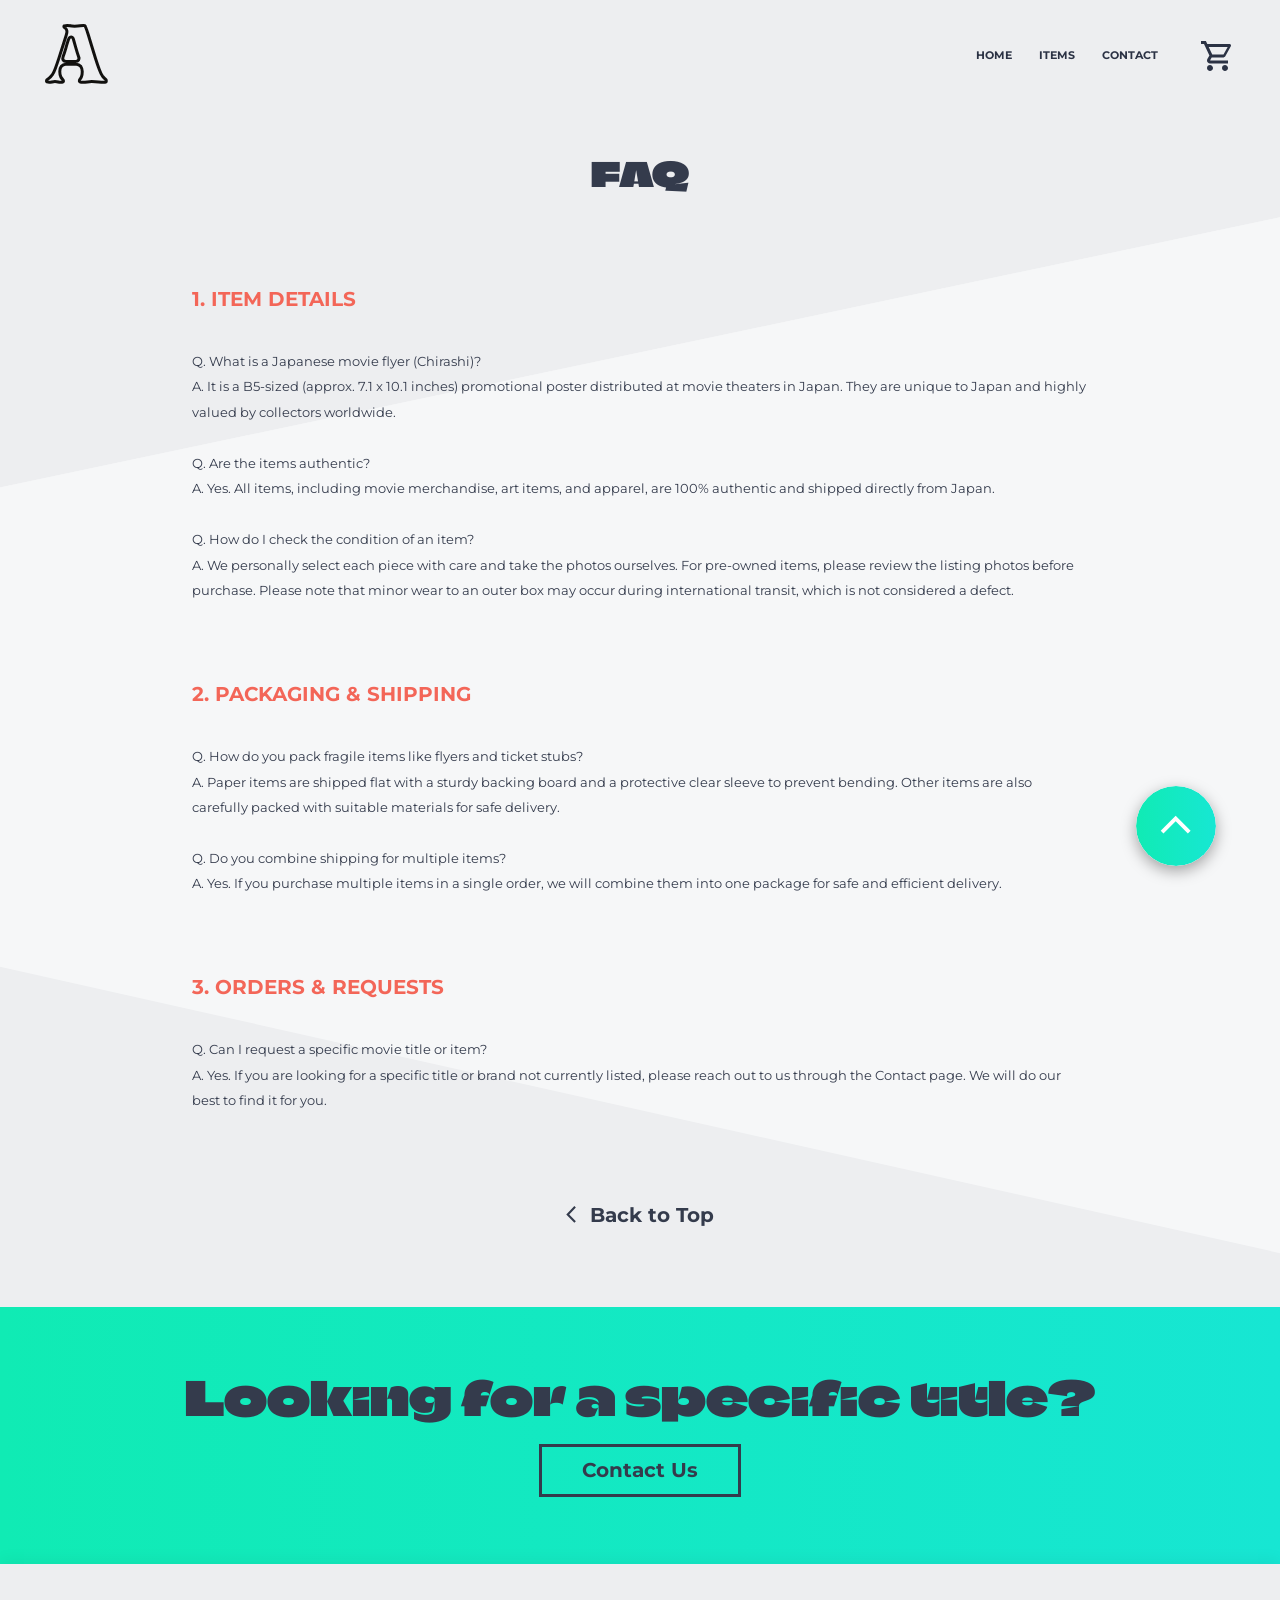
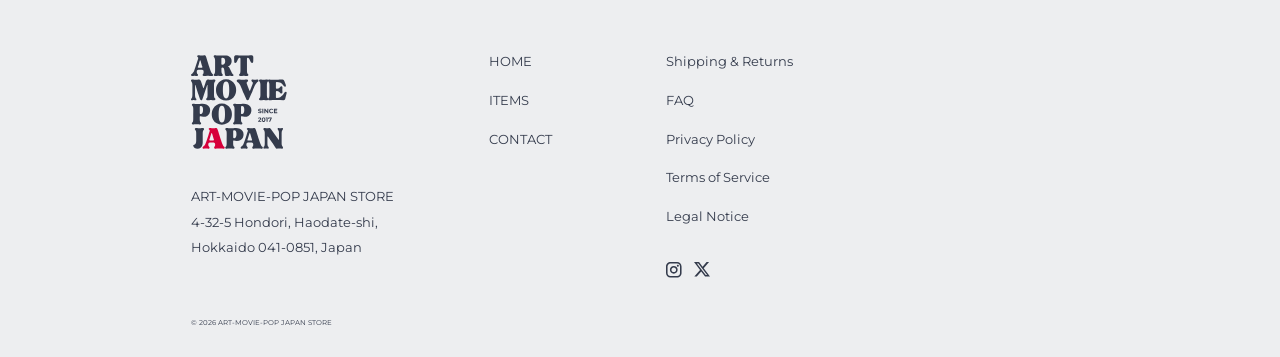
<file: faq.html>
<!DOCTYPE html>
<html lang="ja">

<head>
    <meta charset="UTF-8">
    <meta name="viewport" content="width=device-width, initial-scale=1.0">
    <meta name="description"
        content="Discover authentic movie flyers, ticket stubs, and pop culture treasures from Japan. We ship unique collectibles for all kinds of films worldwide!">
    <meta name="keywords" content="">
    <meta name="robots" content="noindex, nofollow">
    <meta name="twitter:card" content="summary">
    <meta name="twitter:site" content="@username">
    <meta name="twitter:description"
        content="Discover authentic movie flyers, ticket stubs, and pop culture treasures from Japan. We ship unique collectibles for all kinds of films worldwide!">
    <meta name="twitter:title" content="ART-MOVIE-POP JAPAN STORE">
    <meta name="twitter:image" content="絶対パス">

    <!-- twitter以外のサービスとの連携 -->
    <!-- ↓ このページのタイトルを記入 -->
    <!-- <meta property="og:title" content="ART-MOVIE-POP JAPAN STORE"> -->
    <!-- ↓ 通常のサイトはcontent="website" -->
    <!-- <meta property="og:type" content="website"> -->
    <!-- ↓ ページのurlを記入 -->
    <!-- <meta property="og:url" content="絶対パス"> -->
    <!-- ↓ ページの概要説明を記入 -->
    <!-- <meta property="og:description" content=""> -->
    <!-- ↓ サイト名 -->
    <!-- <meta property="og:site_name" content=""> -->
    <!-- ↓ ページリンクを貼り付けた際の画像 -->
    <!-- <meta property="og:image" content="絶対パス"> -->

    <link rel="icon" href="images/favicon.ico">
    <link rel="apple-touch-icon" sizes="180x180" href="images/apple-touch-icon.png">
    <link rel="icon" sizes="192x192" href="images/apple-touch-icon.png">
    <title>FAQ | ART-MOVIE-POP JAPAN STORE</title>
    <link rel="preconnect" href="https://fonts.googleapis.com">
    <link rel="preconnect" href="https://fonts.gstatic.com" crossorigin>
    <link
        href="https://fonts.googleapis.com/css2?family=Climate+Crisis:YEAR@1979&family=Montserrat:ital,wght@0,100..900;1,100..900&display=swap"
        rel="stylesheet">
    <link rel="stylesheet" href="css/style.css">
</head>

<body id="faq">
    <div class="wrapper">
        <header class="header">
            <h1 class="header__logo"><a href="index.html" class="header__link"><svg viewBox="0 0 42 40" fill="none"
                        xmlns="http://www.w3.org/2000/svg">
                        <path
                            d="M25.5977 1C26.0607 1 26.3914 1.06396 26.6201 1.15332C26.6343 1.16479 26.6858 1.2086 26.7666 1.32227C26.8901 1.49615 27.038 1.7701 27.2002 2.17188L27.2021 2.17871L27.2051 2.18555C27.6455 3.23202 28.2218 4.89801 28.9346 7.20898V7.20996C29.6484 9.52327 30.4263 12.0862 31.2686 14.8975C32.1139 17.7148 32.9714 20.4931 33.8418 23.2324C34.7151 25.9789 35.5384 28.3785 36.3125 30.4316L36.3135 30.4326C37.0768 32.4553 37.7576 33.9371 38.3662 34.7432L38.3818 34.7627C39.2544 35.8607 40.0177 36.6893 40.6523 37.1426H40.6533C40.8362 37.273 41 37.5002 41 38.0469C41 38.6101 40.8345 38.6902 40.7803 38.7178H40.7793C40.4621 38.8793 39.9485 39 39.165 39C38.2435 39 37.1204 38.9255 35.79 38.7715C34.3925 38.6096 32.8853 38.5303 31.2705 38.5303C30.4416 38.5303 29.4578 38.6135 28.3301 38.7744C27.2751 38.9251 26.2623 39 25.292 39C24.4609 39 23.8178 38.8808 23.332 38.6826H23.3301C23.1822 38.6225 23.122 38.5564 23.0879 38.501C23.0482 38.4363 22.9961 38.3039 22.9961 38.0469C22.9961 37.3664 23.147 37.1296 23.207 37.0684C23.6407 36.6264 24.0154 36.0419 24.3486 35.3604L24.3496 35.3613C24.7651 34.5135 24.9121 33.2424 24.9121 31.7178C24.9121 30.4545 24.6333 29.3281 23.9736 28.4414L23.8369 28.2676C23.0892 27.3667 22.0946 26.8907 20.9238 26.8906H13.873C12.701 26.8906 11.7041 27.3669 10.9551 28.2686C10.1984 29.1799 9.88283 30.3713 9.88281 31.7178C9.88281 33.2708 10.085 34.5958 10.6406 35.5156C11.08 36.2428 11.5478 36.8543 12.0557 37.3076H12.0566C12.2208 37.4538 12.335 37.6612 12.335 38.0469C12.3349 38.2837 12.2892 38.4167 12.249 38.4893C12.2222 38.5377 12.1835 38.586 12.1152 38.6328L12.0371 38.6787C11.633 38.8843 11.154 39 10.5771 39C9.75137 39 9.19433 38.9235 8.85254 38.8135C8.23058 38.6125 7.48978 38.5303 6.66699 38.5303C5.94726 38.5303 5.29019 38.5928 4.7207 38.7432L4.48242 38.8135C4.14188 38.9234 3.58555 39 2.75977 39C2.25316 39 1.82165 38.9111 1.4502 38.751L1.29492 38.6787C1.17716 38.6183 1.12137 38.5544 1.08594 38.4902C1.0458 38.4176 1.00003 38.2843 1 38.0469C1 37.738 1.06516 37.5784 1.13574 37.4873L1.20605 37.416L1.20703 37.415C1.58323 37.108 2.10077 36.6947 2.7627 36.1758C3.53589 35.5702 4.34208 34.6492 5.18262 33.4707L5.18848 33.4609L5.19531 33.4521C5.66541 32.7611 6.19107 31.6168 6.77637 30.0869L7.03125 29.4072C7.7264 27.5181 8.48405 25.3188 9.30371 22.8105C10.1227 20.3078 10.9532 17.7264 11.7969 15.0684C12.6406 12.4123 13.4191 9.96402 14.1338 7.72461C14.5149 6.60587 14.7488 5.58162 14.6504 4.78027L14.626 4.62207L14.5674 4.3584C14.435 3.83995 14.2015 3.36637 13.8369 2.98242L13.6436 2.79785C13.3083 2.5081 12.9975 2.24406 12.7119 2.00586L12.71 2.00391L12.6914 1.9668C12.6729 1.91723 12.6494 1.81618 12.6494 1.6416C12.6494 1.41917 12.6979 1.34158 12.708 1.32715C12.7108 1.3231 12.7265 1.29681 12.7949 1.2666L12.8828 1.23535C13.4131 1.08332 14.0461 1.00002 14.792 1C15.7276 1 16.3511 1.07709 16.7207 1.18945V1.19043C17.3913 1.39631 18.4495 1.46971 19.7734 1.46973C21.277 1.46973 22.4998 1.39131 23.4092 1.2168L23.4082 1.21582C24.1701 1.07058 24.8996 1 25.5977 1ZM17.3975 8.60938C16.7814 8.60938 16.4113 9.05412 16.2666 9.25098C16.0802 9.5046 15.9216 9.82678 15.7822 10.168L15.7734 10.1914L15.7646 10.2158C15.3741 11.3299 14.9565 12.6463 14.5117 14.1631L14.0576 15.7471C13.4507 17.9122 12.7946 19.9721 12.0889 21.9248L12.0859 21.9336L12.083 21.9414C11.8532 22.6147 11.7197 23.4516 12.167 24.1514C12.6383 24.8883 13.4775 25.0625 14.1787 25.0625H20.3877C21.0887 25.0625 21.9264 24.8879 22.3975 24.1514C22.8438 23.4534 22.7128 22.6192 22.4844 21.9463H22.4854C21.8261 19.9847 21.191 17.9297 20.5811 15.7822C19.9683 13.6217 19.4588 11.8129 19.0518 10.3555L19.0479 10.3447L19.0449 10.335L18.9531 10.0557C18.8552 9.78062 18.7369 9.51991 18.5879 9.30078C18.4137 9.04468 18.0658 8.66114 17.5107 8.61426L17.3975 8.60938Z"
                            stroke="#343B4C" stroke-width="2" />
                    </svg>
                </a></h1>
            <div class="header__box">
                <div class="btn">
                    <!-- カートボタン -->
                    <div class="cart">
                        <a href="#" class="cart__link"><svg viewBox="0 0 21 21" fill="none"
                                xmlns="http://www.w3.org/2000/svg">
                                <path
                                    d="M16.8 16.8C17.357 16.8 17.8911 17.0212 18.2849 17.4151C18.6787 17.8089 18.9 18.343 18.9 18.9C18.9 19.457 18.6787 19.9911 18.2849 20.3849C17.8911 20.7787 17.357 21 16.8 21C16.243 21 15.7089 20.7787 15.3151 20.3849C14.9212 19.9911 14.7 19.457 14.7 18.9C14.7 17.7345 15.6345 16.8 16.8 16.8ZM0 0H3.4335L4.4205 2.1H19.95C20.2285 2.1 20.4955 2.21062 20.6925 2.40754C20.8894 2.60445 21 2.87152 21 3.15C21 3.3285 20.9475 3.507 20.874 3.675L17.115 10.4685C16.758 11.109 16.065 11.55 15.2775 11.55H7.455L6.51 13.2615L6.4785 13.3875C6.4785 13.4571 6.50616 13.5239 6.55538 13.5731C6.60461 13.6223 6.67138 13.65 6.741 13.65H18.9V15.75H6.3C5.74304 15.75 5.2089 15.5287 4.81508 15.1349C4.42125 14.7411 4.2 14.207 4.2 13.65C4.2 13.2825 4.2945 12.936 4.452 12.642L5.88 10.0695L2.1 2.1H0V0ZM6.3 16.8C6.85695 16.8 7.3911 17.0212 7.78492 17.4151C8.17875 17.8089 8.4 18.343 8.4 18.9C8.4 19.457 8.17875 19.9911 7.78492 20.3849C7.3911 20.7787 6.85695 21 6.3 21C5.74304 21 5.2089 20.7787 4.81508 20.3849C4.42125 19.9911 4.2 19.457 4.2 18.9C4.2 17.7345 5.1345 16.8 6.3 16.8ZM15.75 9.45L18.669 4.2H5.397L7.875 9.45H15.75Z"
                                    fill="#343B4C" />
                            </svg>
                        </a>
                    </div>
                    <!-- バーガーボタン -->
                    <div id="btn__burger" class="btn__burger">
                        <span id="btn__top" class="btn__top"></span>
                        <span id="btn__middle" class="btn__middle"></span>
                        <span id="btn__bottom" class="btn__bottom"></span>
                    </div>
                </div>
                <!-- ナビゲーション -->
                <nav id="gnav" class="gnav">
                    <div class="box__text">
                        <div class="box__weight">
                            <ul class="gnav__nav">
                                <li class="gnav__list"><a href="index.html" class="gnav__link">HOME</a></li>
                                <li class="gnav__list"><a href="items.html" class="gnav__link">ITEMS</a></li>
                                <li class="gnav__list"><a href="contact.html" class="gnav__link">CONTACT</a></li>
                            </ul>
                        </div>
                        <div class="box__thin">
                            <ul class="gnav__nav">
                                <li class="gnav__list"><a href="shipping.html" class="gnav__link">Shipping &amp;
                                        Returns</a>
                                </li>
                                <li class="gnav__list"><a href="faq.html" class="gnav__link">FAQ</a></li>
                            </ul>
                        </div>
                    </div>
                    <div class="box__sns">
                        <p class="gnav__insta"><a href="https://www.instagram.com/art_movie_pop_japan_store/"
                                target="_blank" class="gnav__link"><svg viewBox="0 0 24 24" fill="none"
                                    xmlns="http://www.w3.org/2000/svg">
                                    <path
                                        d="M6.76667 0H16.5667C20.3 0 23.3333 3.03333 23.3333 6.76667V16.5667C23.3333 18.3613 22.6204 20.0824 21.3514 21.3514C20.0824 22.6204 18.3613 23.3333 16.5667 23.3333H6.76667C3.03333 23.3333 0 20.3 0 16.5667V6.76667C0 4.97203 0.712915 3.25091 1.98191 1.98191C3.25091 0.712915 4.97203 0 6.76667 0ZM6.53333 2.33333C5.41942 2.33333 4.35114 2.77583 3.56348 3.56348C2.77583 4.35114 2.33333 5.41942 2.33333 6.53333V16.8C2.33333 19.1217 4.21167 21 6.53333 21H16.8C17.9139 21 18.9822 20.5575 19.7698 19.7698C20.5575 18.9822 21 17.9139 21 16.8V6.53333C21 4.21167 19.1217 2.33333 16.8 2.33333H6.53333ZM17.7917 4.08333C18.1784 4.08333 18.5494 4.23698 18.8229 4.51047C19.0964 4.78396 19.25 5.15489 19.25 5.54167C19.25 5.92844 19.0964 6.29937 18.8229 6.57286C18.5494 6.84635 18.1784 7 17.7917 7C17.4049 7 17.034 6.84635 16.7605 6.57286C16.487 6.29937 16.3333 5.92844 16.3333 5.54167C16.3333 5.15489 16.487 4.78396 16.7605 4.51047C17.034 4.23698 17.4049 4.08333 17.7917 4.08333ZM11.6667 5.83333C13.2138 5.83333 14.6975 6.44791 15.7915 7.54188C16.8854 8.63584 17.5 10.1196 17.5 11.6667C17.5 13.2138 16.8854 14.6975 15.7915 15.7915C14.6975 16.8854 13.2138 17.5 11.6667 17.5C10.1196 17.5 8.63584 16.8854 7.54188 15.7915C6.44791 14.6975 5.83333 13.2138 5.83333 11.6667C5.83333 10.1196 6.44791 8.63584 7.54188 7.54188C8.63584 6.44791 10.1196 5.83333 11.6667 5.83333ZM11.6667 8.16667C10.7384 8.16667 9.84817 8.53541 9.19179 9.19179C8.53541 9.84817 8.16667 10.7384 8.16667 11.6667C8.16667 12.5949 8.53541 13.4852 9.19179 14.1415C9.84817 14.7979 10.7384 15.1667 11.6667 15.1667C12.5949 15.1667 13.4852 14.7979 14.1415 14.1415C14.7979 13.4852 15.1667 12.5949 15.1667 11.6667C15.1667 10.7384 14.7979 9.84817 14.1415 9.19179C13.4852 8.53541 12.5949 8.16667 11.6667 8.16667Z"
                                        fill="#343B4C" />
                                </svg>
                            </a></p>
                        <p class="gnav__x"><a href="#" target="_blank" class="gnav__link"><svg viewBox="0 0 24 22"
                                    fill="none" xmlns="http://www.w3.org/2000/svg">
                                    <path
                                        d="M18.9 0H22.5806L14.5406 9.21257L24 21.7509H16.5943L10.7897 14.148L4.15543 21.7509H0.471429L9.07029 11.8937L0 0.00171426H7.59429L12.8331 6.94971L18.9 0ZM17.6057 19.5429H19.6457L6.48 2.09314H4.29257L17.6057 19.5429Z"
                                        fill="#343B4C" />
                                </svg>
                            </a></p>
                    </div>
                </nav>
            </div>
        </header>

        <!-- To Top ボタン -->
        <div class="totop">
            <a href="#" class="totop__link">
                <svg viewBox="0 0 64 64" fill="none" xmlns="http://www.w3.org/2000/svg">
                    <circle cx="32" cy="32" r="32" fill="url(#paint0_linear_434_496)" />
                    <path fill-rule="evenodd" clip-rule="evenodd"
                        d="M31.7365 23.875L43.6839 35.8193L41.4922 38.0141L31.7365 28.2584L21.9839 38.0141L19.7891 35.8193L31.7365 23.875Z"
                        fill="white" />
                    <defs>
                        <linearGradient id="paint0_linear_434_496" x1="0" y1="32" x2="64" y2="32"
                            gradientUnits="userSpaceOnUse">
                            <stop stop-color="#10EBB4" />
                            <stop offset="1" stop-color="#17E7D3" />
                        </linearGradient>
                    </defs>
                </svg>
            </a>
        </div>

        <main class="main">
            <h2 class="ttl">FAQ</h2>
            <section class="item">
                <h3 class="item__ttl">1. ITEM DETAILS</h3>
                <dl class="item__box">
                    <dt class="item__question">Q. What is a Japanese movie flyer (Chirashi)?</dt>
                    <dd class="item__answer">A. It is a B5-sized (approx. 7.1 x 10.1 inches) promotional poster
                        distributed at movie theaters in Japan. They are unique to Japan and highly valued by collectors
                        worldwide.</dd>
                </dl>
                <dl class="item__box">
                    <dt class="item__question">Q. Are the items authentic?</dt>
                    <dd class="item__answer">A. Yes. All items, including movie merchandise, art items, and apparel, are
                        100% authentic and shipped directly from Japan.</dd>
                </dl>
                <dl class="item__box">
                    <dt class="item__question">Q. How do I check the condition of an item?</dt>
                    <dd class="item__answer">A. We personally select each piece with care and take the photos ourselves.
                        For pre-owned items, please review the listing photos before purchase. Please note that minor
                        wear to an outer box may occur during international transit, which is not considered a defect.
                    </dd>
                </dl>
            </section>

            <section class="packaging">
                <h3 class="packaging__ttl">2. PACKAGING & SHIPPING</h3>
                <dl class="packaging__box">
                    <dt class="packaging__question">Q. How do you pack fragile items like flyers and ticket stubs?</dt>
                    <dd class="packaging__answer">A. Paper items are shipped flat with a sturdy backing board and a
                        protective clear sleeve to prevent bending. Other items are also carefully packed with suitable
                        materials for safe delivery.</dd>
                </dl>
                <dl class="packaging__box">
                    <dt class="packaging__question">Q. Do you combine shipping for multiple items?</dt>
                    <dd class="packaging__answer">A. Yes. If you purchase multiple items in a single order, we will
                        combine them into one package for safe and efficient delivery.</dd>
                </dl>
            </section>

            <section class="orders">
                <h3 class="orders__ttl">3. ORDERS & REQUESTS</h3>
                <dl class="orders__box">
                    <dt class="orders__question">Q. Can I request a specific movie title or item?</dt>
                    <dd class="orders__answer">A. Yes. If you are looking for a specific title or brand not currently
                        listed, please reach out to us through the Contact page. We will do our best to find it for you.
                    </dd>
                </dl>
            </section>


            <a href="index.html" class="underlink">Back to Top<svg viewBox="0 0 8 14" fill="none"
                    xmlns="http://www.w3.org/2000/svg">
                    <path fill-rule="evenodd" clip-rule="evenodd"
                        d="M0 7L6.75817 0L8 1.28412L2.48016 7L8 12.7141L6.75817 14L0 7Z" fill="#343B4C" />
                </svg>
            </a>


            <!-- コンタクト -->
            <section class="contact">
                <p class="contact__txt">Looking for a<br class="br-sp"> specific title?</p>
                <div class="contact__btn">
                    <a href="contact.html" class="contact__link">Contact Us</a>
                </div>
            </section>
        </main>

        <!-- フッター -->
        <footer class="footer">
            <div class="footer__wrapper">
                <h1 class="footer__logo">
                    <svg viewBox="0 0 109 106" fill="none" xmlns="http://www.w3.org/2000/svg">
                        <path
                            d="M0.0390625 22.3234C0.0390625 21.9562 0.153655 21.6811 0.382839 21.4981C0.612023 21.3146 0.925223 21.07 1.32271 20.7643C1.71993 20.4588 2.16287 19.9698 2.65154 19.2977C2.927 18.9005 3.27078 18.1518 3.68287 17.0522C4.09551 15.952 4.54617 14.6683 5.03483 13.2012C5.52405 11.7344 6.02045 10.2218 6.52453 8.66379C7.02919 7.10527 7.49525 5.66871 7.92275 4.3545C8.16741 3.65235 8.25912 3.14081 8.19824 2.81963C8.1371 2.49871 8.00705 2.2541 7.80819 2.0858C7.60986 1.91776 7.42639 1.76488 7.25836 1.62743C7.09007 1.49025 7.00603 1.26878 7.00603 0.963012C7.00603 0.535497 7.19696 0.2683 7.57897 0.16087C7.96077 0.0537153 8.39658 0 8.8858 0C9.46593 0 9.90887 0.046002 10.2146 0.137731C10.5201 0.229735 11.0702 0.275461 11.8652 0.275461C12.7511 0.275461 13.4381 0.229735 13.9267 0.137731C14.4159 0.046002 14.8898 0 15.3481 0C15.6845 0 15.9674 0.046002 16.1965 0.137731C16.4257 0.229735 16.6472 0.535222 16.8609 1.05447C17.1364 1.69657 17.4879 2.69732 17.9154 4.057C18.3429 5.41668 18.8084 6.9218 19.3126 8.57235C19.8172 10.2224 20.329 11.8493 20.8485 13.4535C21.3686 15.0578 21.8578 16.4561 22.3162 17.6483C22.7746 18.8399 23.1564 19.6344 23.4621 20.0316C23.9814 20.6728 24.3937 21.1009 24.6995 21.3152C25.005 21.529 25.1579 21.8651 25.1579 22.3234C25.1579 22.7818 25.005 23.0875 24.6995 23.2402C24.3937 23.3927 23.9814 23.4693 23.4621 23.4693C22.8809 23.4693 22.1853 23.4233 21.3752 23.3316C20.5656 23.2396 19.6875 23.1939 18.7407 23.1939C18.2824 23.1939 17.7242 23.2396 17.067 23.3316C16.4103 23.4233 15.7762 23.4693 15.1652 23.4693C14.6149 23.4693 14.1487 23.3927 13.7669 23.2402C13.3849 23.0875 13.194 22.7818 13.194 22.3234C13.194 21.8651 13.2932 21.5367 13.4915 21.3383C13.6904 21.1395 13.8816 20.8566 14.0645 20.49C14.2479 20.1227 14.3399 19.4961 14.3399 18.6102C14.3399 17.9072 14.1716 17.3574 13.8353 16.9607C13.4995 16.5635 13.072 16.3646 12.5527 16.3646H8.33597C7.81591 16.3646 7.38757 16.5635 7.0512 16.9607C6.71541 17.3574 6.54764 17.9072 6.54764 18.6102C6.54764 19.4961 6.66997 20.1379 6.91458 20.5351C7.15919 20.9326 7.40328 21.2381 7.6473 21.4518C7.89191 21.6656 8.01425 21.9562 8.01425 22.3234C8.01425 22.7509 7.8459 23.049 7.50958 23.217C7.17379 23.385 6.79231 23.4693 6.36475 23.4693C5.84523 23.4693 5.44031 23.4233 5.14943 23.3316C4.85909 23.2396 4.48501 23.1939 4.02664 23.1939C3.56828 23.1939 3.19392 23.2396 2.90387 23.3316C2.61353 23.4233 2.20887 23.4693 1.68963 23.4693C1.26129 23.4693 0.878945 23.385 0.542606 23.217C0.206818 23.049 0.0390625 22.7509 0.0390625 22.3234ZM7.8313 13.0635C7.58669 13.7665 7.81591 14.118 8.51886 14.118H12.2321C12.9343 14.118 13.1634 13.7665 12.9197 13.0635C12.5222 11.903 12.1398 10.6887 11.7726 9.42079C11.406 8.15231 11.1008 7.09009 10.857 6.23425C10.7341 5.83705 10.5964 5.63815 10.4438 5.63815C10.3218 5.63815 10.1843 5.82161 10.0317 6.18797C9.72593 7.04381 9.38961 8.1137 9.02241 9.39768C8.65578 10.681 8.25885 11.903 7.8313 13.0635Z"
                            fill="#343B4C" />
                        <path
                            d="M25.7969 1.19109C25.7969 0.702703 25.9418 0.382065 26.2321 0.229184C26.5222 0.0765785 26.8814 0 27.3097 0C27.7981 0 28.3325 0.046002 28.9129 0.137731C29.4938 0.228909 30.0594 0.27436 30.6097 0.27436C31.5873 0.27436 32.5878 0.236346 33.6112 0.159768C34.635 0.0834651 35.7432 0.0451759 36.9354 0.0451759C38.0968 0.0451759 39.2273 0.121754 40.3269 0.27436C41.4271 0.427241 42.4127 0.725566 43.2832 1.16906C44.1542 1.612 44.8495 2.26925 45.3689 3.14026C45.8882 4.01072 46.148 5.16408 46.148 6.60008C46.148 8.09804 45.7505 9.32797 44.9558 10.2901C44.1616 11.2526 43.1383 11.9936 41.886 12.5137C42.2524 12.5137 42.6268 12.7583 43.0088 13.2475C43.3906 13.7362 43.7727 14.3623 44.1547 15.1261C44.5365 15.8903 44.9109 16.6924 45.2775 17.5326C45.6439 18.373 45.9954 19.1446 46.332 19.8476C46.6066 20.3971 46.889 20.7941 47.1793 21.0387C47.4702 21.2833 47.7225 21.4821 47.9363 21.6347C48.15 21.7876 48.2569 22.0474 48.2569 22.4138C48.2569 22.8421 48.15 23.1327 47.9363 23.2853C47.7225 23.4379 47.4473 23.5145 47.111 23.5145C46.7135 23.5145 46.2552 23.4685 45.7359 23.3768C45.2164 23.2847 44.6511 23.2391 44.0402 23.2391C43.7344 23.2391 43.1689 23.2847 42.3433 23.3768C41.5183 23.4685 40.8002 23.5145 40.1892 23.5145C39.5479 23.5145 39.0895 23.1862 38.8141 22.5294C38.5392 21.8722 38.3483 21.0546 38.2411 20.0767C38.1345 19.0983 38.0122 18.1127 37.8742 17.1194C37.7367 16.1263 37.5153 15.3013 37.2098 14.6447C36.904 13.9879 36.4002 13.6596 35.6981 13.6596C34.9339 13.6596 34.5522 14.0417 34.5522 14.8055V17.3265C34.5522 18.3961 34.6284 19.206 34.7813 19.7561C34.9339 20.3056 35.1174 20.7103 35.3312 20.9703C35.5449 21.2298 35.7281 21.4436 35.881 21.6116C36.0336 21.7799 36.1102 22.0322 36.1102 22.3686C36.1102 22.8269 35.9341 23.1327 35.5824 23.2853C35.2311 23.4379 34.7959 23.5145 34.2767 23.5145C33.7571 23.5145 33.1919 23.4685 32.581 23.3768C31.9697 23.2847 31.4499 23.2391 31.0218 23.2391C30.5635 23.2391 30.0208 23.2847 29.3944 23.3768C28.7686 23.4685 28.1805 23.5145 27.6304 23.5145C27.1108 23.5145 26.6753 23.4379 26.3235 23.2853C25.9724 23.1327 25.7969 22.8269 25.7969 22.3686C25.7969 22.0322 25.8732 21.7799 26.026 21.6116C26.1787 21.4436 26.3621 21.2298 26.5759 20.9703C26.7896 20.7103 26.9728 20.3056 27.1257 19.7561C27.2783 19.206 27.3549 18.3961 27.3549 17.3265V6.23314C27.3549 5.1638 27.2783 4.35422 27.1257 3.80468C26.9728 3.25458 26.7896 2.84993 26.5759 2.59044C26.3621 2.33041 26.1787 2.11637 26.026 1.94806C25.8732 1.78003 25.7969 1.52771 25.7969 1.19109ZM34.5059 9.6709C34.5059 10.0384 34.6204 10.2984 34.8497 10.451C35.0788 10.6039 35.346 10.6802 35.6518 10.6802C36.5994 10.6802 37.3632 10.321 37.9436 9.60257C38.5237 8.88418 38.8141 7.91399 38.8141 6.69152C38.8141 4.09419 37.7599 2.79539 35.6518 2.79539C35.346 2.79539 35.0788 2.87967 34.8497 3.04771C34.6204 3.21601 34.5059 3.48349 34.5059 3.84985V9.6709Z"
                            fill="#343B4C" />
                        <path
                            d="M50.2022 8.61757C49.561 8.61757 49.1943 8.23576 49.1026 7.47163C49.0106 6.70776 48.9648 5.73017 48.9648 4.53851V2.10893C48.9648 1.55884 49.1251 1.06989 49.4463 0.642376C49.7673 0.214309 50.2025 0 50.7521 0C51.9743 0 53.2577 0.046002 54.6017 0.137731C55.9467 0.229735 57.7348 0.275461 59.9657 0.275461C62.1653 0.275461 63.9302 0.229735 65.2588 0.137731C66.5884 0.046002 67.8641 0 69.0869 0C69.6369 0 70.0494 0.214309 70.3239 0.642376C70.5995 1.06989 70.7375 1.55884 70.7375 2.10893V3.98869C70.7375 4.78284 70.7296 5.53127 70.7142 6.23425C70.6989 6.93724 70.6069 7.51019 70.4387 7.95313C70.271 8.39607 69.9585 8.61757 69.4999 8.61757C68.9187 8.61757 68.422 8.31975 68.009 7.72396C67.597 7.12838 67.2225 6.44855 66.8862 5.68442C66.5508 4.92057 66.2071 4.24073 65.8548 3.64491C65.5036 3.04853 65.0684 2.75021 64.5495 2.75021C63.8773 2.75021 63.541 3.1017 63.541 3.80468V17.2814C63.541 18.351 63.6176 19.1608 63.7705 19.711C63.9228 20.2605 64.1063 20.6651 64.32 20.9252C64.5342 21.1846 64.7172 21.3984 64.87 21.5665C65.0224 21.7347 65.0991 21.9871 65.0991 22.3234C65.0991 22.7818 64.9229 23.0875 64.5712 23.2402C64.22 23.3927 63.7848 23.4693 63.2659 23.4693C62.6852 23.4693 62.0818 23.4233 61.4556 23.3316C60.8288 23.2396 60.2862 23.1939 59.8282 23.1939C59.3696 23.1939 58.827 23.2396 58.2003 23.3316C57.5746 23.4233 56.9865 23.4693 56.4364 23.4693C55.9171 23.4693 55.4813 23.3927 55.1295 23.2402C54.7784 23.0875 54.6028 22.7818 54.6028 22.3234C54.6028 21.9871 54.6795 21.7347 54.8323 21.5665C54.9846 21.3984 55.1681 21.1846 55.3818 20.9252C55.596 20.6651 55.779 20.2605 55.9319 19.711C56.0842 19.1608 56.1609 18.351 56.1609 17.2814V3.80468C56.1609 3.1017 55.825 2.75021 55.1528 2.75021C54.6636 2.75021 54.2357 3.04853 53.8692 3.64491C53.5027 4.24073 53.151 4.92057 52.8147 5.68442C52.4789 6.44855 52.1046 7.12838 51.6919 7.72396C51.2798 8.31975 50.7832 8.61757 50.2022 8.61757Z"
                            fill="#343B4C" />
                        <path
                            d="M0 28.5545C0 28.1264 0.160319 27.8512 0.481507 27.7292C0.80242 27.6066 1.20707 27.5452 1.69574 27.5452C2.27669 27.5452 2.91108 27.5912 3.59863 27.6829C4.28618 27.7749 4.92002 27.8206 5.50042 27.8206C6.14222 27.8206 6.73061 27.7675 7.26557 27.6609C7.80022 27.5537 8.31176 27.5 8.80045 27.5C9.31971 27.5 9.80095 27.6452 10.2439 27.9352C10.6874 28.2256 11.0772 28.814 11.4129 29.7004C11.4129 29.7004 11.6344 30.3802 12.0773 31.7399C12.5209 33.0996 13.0943 34.7882 13.7973 36.8051C14.0411 37.4772 14.2854 37.4772 14.53 36.8051C15.2639 34.7882 15.8445 33.0996 16.2721 31.7399C16.6996 30.3802 16.9134 29.7004 16.9134 29.7004C17.2497 28.814 17.6317 28.2256 18.0592 27.9352C18.4873 27.6452 18.9457 27.5 19.4344 27.5C19.8624 27.5 20.306 27.5537 20.7643 27.6609C21.2227 27.7675 21.6959 27.8206 22.1846 27.8206C22.7956 27.8206 23.4374 27.7749 24.1095 27.6829C24.7822 27.5912 25.4089 27.5452 25.9893 27.5452C26.5085 27.5452 26.9209 27.6066 27.2266 27.7292C27.5321 27.8512 27.685 28.1264 27.685 28.5545C27.685 28.9512 27.6084 29.2569 27.4558 29.4712C27.3029 29.6849 27.1198 29.9142 26.906 30.1588C26.6923 30.4028 26.5088 30.7921 26.3562 31.3267C26.2033 31.8617 26.127 32.6638 26.127 33.7331V44.8265C26.127 45.8961 26.2033 46.706 26.3562 47.2561C26.5088 47.8056 26.6923 48.2103 26.906 48.4703C27.1198 48.7298 27.3029 48.9436 27.4558 49.1116C27.6084 49.2799 27.685 49.5322 27.685 49.8686C27.685 50.3269 27.5093 50.6327 27.1583 50.7853C26.8071 50.9379 26.3716 51.0145 25.8515 51.0145C25.302 51.0145 24.7139 50.9685 24.0875 50.8768C23.4608 50.7847 22.9184 50.7391 22.4601 50.7391C22.0017 50.7391 21.459 50.7847 20.8326 50.8768C20.2059 50.9685 19.6178 51.0145 19.0686 51.0145C18.5485 51.0145 18.1127 50.9379 17.7617 50.7853C17.4106 50.6327 17.2351 50.3269 17.2351 49.8686C17.2351 49.5322 17.3114 49.2799 17.4642 49.1116C17.6169 48.9436 17.8004 48.7298 18.0141 48.4703C18.2279 48.2103 18.411 47.8056 18.5639 47.2561C18.7165 46.706 18.7931 45.8961 18.7931 44.8265C18.7931 44.2764 18.7931 43.5429 18.7931 42.6261C18.7931 41.7094 18.7854 40.7241 18.77 39.6699C18.7545 38.6151 18.7468 37.5684 18.7468 36.5296C18.7468 35.4912 18.7468 34.5898 18.7468 33.8257C18.7468 33.764 18.7008 33.7028 18.6091 33.6417C18.5179 33.5808 18.4419 33.6268 18.381 33.7794C18.1664 34.4516 17.8527 35.3914 17.44 36.5991C17.0279 37.8061 16.5773 39.1352 16.0881 40.5867C15.5994 42.0383 15.0956 43.5126 14.5763 45.0094C14.0568 46.5066 13.583 47.8817 13.1549 49.1347C12.9412 49.8069 12.7274 50.2884 12.5137 50.5793C12.2999 50.8693 11.9787 51.0145 11.5507 51.0145C11.2449 51.0145 10.9777 50.8462 10.7485 50.5098C10.5193 50.1735 10.2978 49.7151 10.0841 49.1347C9.62573 47.8817 9.15195 46.5143 8.66273 45.0326C8.17404 43.5503 7.6854 42.0761 7.19618 40.6098C6.70749 39.143 6.27227 37.8061 5.89047 36.5991C5.50841 35.3914 5.19521 34.4516 4.9506 33.7794C4.91975 33.6268 4.8506 33.5808 4.74345 33.6417C4.63684 33.7028 4.58368 33.764 4.58368 33.8257V44.8265C4.58368 45.8961 4.65998 46.7212 4.81287 47.3013C4.96547 47.8817 5.14893 48.3172 5.36269 48.6081C5.57645 48.8984 5.75963 49.143 5.91252 49.3419C6.06511 49.5402 6.14169 49.8074 6.14169 50.1429C6.14169 50.4796 6.04966 50.7087 5.86625 50.8305C5.68332 50.9531 5.45442 51.0145 5.17978 51.0145C4.84317 51.0145 4.46854 50.9685 4.0559 50.8768C3.64381 50.7847 3.28488 50.7391 2.97939 50.7391C2.67363 50.7391 2.33757 50.7847 1.9712 50.8768C1.60456 50.9685 1.25308 51.0145 0.916736 51.0145C0.672126 51.0145 0.457817 50.9531 0.27436 50.8305C0.0914535 50.7087 0 50.4796 0 50.1429C0 49.8074 0.076303 49.5402 0.229184 49.3419C0.38179 49.143 0.565247 48.8984 0.779006 48.6081C0.992764 48.3172 1.17594 47.8817 1.32883 47.3013C1.48143 46.7212 1.55801 45.8961 1.55801 44.8265V33.7331C1.55801 32.6638 1.48143 31.8617 1.32883 31.3267C1.17594 30.7921 0.992764 30.4028 0.779006 30.1588C0.565247 29.9142 0.38179 29.6849 0.229184 29.4712C0.076303 29.2569 0 28.9512 0 28.5545Z"
                            fill="#343B4C" />
                        <path
                            d="M39.8459 51.2563C37.7067 51.2563 35.7738 50.7445 34.0469 49.7215C32.3206 48.6976 30.9455 47.2842 29.9216 45.4816C28.8983 43.6784 28.3867 41.6003 28.3867 39.2473C28.3867 36.8946 28.8983 34.8168 29.9216 33.0141C30.9455 31.211 32.3206 29.7976 34.0469 28.7743C35.7738 27.7503 37.7067 27.2383 39.8459 27.2383C41.9849 27.2383 43.9175 27.7503 45.6439 28.7743C47.3707 29.7976 48.7381 31.211 49.746 33.0141C50.7545 34.8168 51.2588 36.8946 51.2588 39.2473C51.2588 41.6003 50.7545 43.6784 49.746 45.4816C48.7381 47.2842 47.3707 48.6976 45.6439 49.7215C43.9175 50.7445 41.9849 51.2563 39.8459 51.2563ZM36.179 39.2473C36.179 41.1116 36.2858 42.7696 36.4996 44.221C36.7134 45.6727 37.0874 46.8109 37.6224 47.6357C38.157 48.4607 38.8983 48.873 39.8459 48.873C40.7935 48.873 41.5268 48.4607 42.0463 47.6357C42.5656 46.8109 42.9245 45.6727 43.1228 44.221C43.3217 42.7696 43.4214 41.1116 43.4214 39.2473C43.4214 37.383 43.3217 35.7253 43.1228 34.2736C42.9245 32.8222 42.5656 31.6839 42.0463 30.8589C41.5268 30.0342 40.7935 29.6215 39.8459 29.6215C38.8983 29.6215 38.157 30.0342 37.6224 30.8589C37.0874 31.6839 36.7134 32.8222 36.4996 34.2736C36.2858 35.7253 36.179 37.383 36.179 39.2473Z"
                            fill="#343B4C" />
                        <path
                            d="M54.1259 31.2584C53.6981 30.8309 53.224 30.48 52.7048 30.205C52.1853 29.9296 51.9258 29.4863 51.9258 28.8751C51.9258 28.3558 52.1853 28.0043 52.7048 27.8206C53.224 27.6372 53.8509 27.5452 54.5845 27.5452C55.2874 27.5452 55.9977 27.5835 56.7154 27.6598C57.4341 27.7364 58.0683 27.7744 58.6183 27.7744C59.3207 27.7744 60.0537 27.7289 60.8174 27.6377C61.5817 27.546 62.2692 27.5 62.8801 27.5C63.4306 27.5 63.8887 27.5766 64.2552 27.7292C64.6228 27.8821 64.8063 28.1721 64.8063 28.5997C64.8063 29.028 64.646 29.3795 64.325 29.6541C64.0034 29.929 63.7057 30.2268 63.4301 30.5477C63.1551 30.8689 63.1096 31.3196 63.2937 31.8997C63.3852 32.2054 63.5528 32.6947 63.7972 33.3674C64.0415 34.0395 64.3165 34.773 64.6222 35.5677C64.9279 36.3619 65.2257 37.1332 65.516 37.8816C65.8069 38.6303 66.0592 39.2644 66.2729 39.7845C66.5474 40.4258 66.8229 40.4258 67.0985 39.7845C67.4036 39.0507 67.7702 38.1568 68.198 37.1026C68.6254 36.0487 69.0226 35.0328 69.3891 34.0549C69.7561 33.0765 70.001 32.3735 70.1226 31.9459C70.3062 31.3658 70.2681 30.9152 70.0084 30.594C69.7487 30.2731 69.451 29.9753 69.1146 29.7004C68.7782 29.4249 68.61 29.0734 68.61 28.6459C68.61 28.2179 68.7243 27.9272 68.9538 27.7744C69.1828 27.6217 69.4811 27.5452 69.8487 27.5452C70.276 27.5452 70.7335 27.5912 71.2222 27.6829C71.7114 27.7749 72.2006 27.8206 72.6899 27.8206C73.0564 27.8206 73.4689 27.7749 73.9275 27.6829C74.386 27.5912 74.8139 27.5452 75.2111 27.5452C75.6083 27.5452 75.9367 27.6217 76.1964 27.7744C76.4561 27.9272 76.5862 28.2327 76.5862 28.6911C76.5862 29.2415 76.326 29.7001 75.8061 30.0673C75.2867 30.4339 74.8133 30.8309 74.386 31.2584C73.9883 31.6559 73.5683 32.252 73.1251 33.0467C72.6825 33.8409 72.2541 34.6961 71.8415 35.6129C71.4295 36.5296 71.0551 37.4161 70.7187 38.2717C70.3823 39.1275 70.1073 39.8151 69.8936 40.3343C69.4663 41.4039 68.9924 42.527 68.472 43.7038C67.9526 44.88 67.4565 46.0105 66.9826 47.0952C66.5093 48.1803 66.1047 49.1199 65.7683 49.9138C65.4626 50.6476 64.9586 51.0145 64.2552 51.0145C63.5528 51.0145 63.0493 50.6476 62.7436 49.9138C62.4379 49.1199 62.0407 48.1803 61.5515 47.0952C61.0623 46.0105 60.5657 44.88 60.0616 43.7038C59.5576 42.527 59.0769 41.4039 58.6183 40.3343C58.4036 39.8151 58.1286 39.1275 57.7922 38.2717C57.4563 37.4161 57.0819 36.5296 56.6694 35.6129C56.2574 34.6961 55.8369 33.8409 55.4085 33.0467C54.9812 32.252 54.5538 31.6559 54.1259 31.2584Z"
                            fill="#343B4C" />
                        <path
                            d="M77.2617 49.8234C77.2617 49.4871 77.3379 49.2347 77.4907 49.0665C77.6436 48.8984 77.8271 48.6846 78.0408 48.4252C78.2544 48.1651 78.4374 47.7605 78.5903 47.211C78.7431 46.6608 78.8198 45.851 78.8198 44.7814V33.688C78.8198 32.6186 78.7431 31.809 78.5903 31.2595C78.4374 30.7094 78.2544 30.3047 78.0408 30.0453C77.8271 29.7852 77.6436 29.5712 77.4907 29.4029C77.3379 29.2349 77.2617 28.9825 77.2617 28.6459C77.2617 28.1876 77.4373 27.8821 77.7885 27.7292C78.1402 27.5766 78.5755 27.5 79.0954 27.5C79.6454 27.5 80.2335 27.546 80.8592 27.6377C81.4854 27.7297 82.028 27.7754 82.4866 27.7754C82.9451 27.7754 83.4872 27.7297 84.114 27.6377C84.7407 27.546 85.3288 27.5 85.8794 27.5C86.3988 27.5 86.8335 27.5766 87.1847 27.7292C87.5369 27.8821 87.7125 28.1876 87.7125 28.6459C87.7125 28.9825 87.6364 29.2349 87.4835 29.4029C87.3307 29.5712 87.1471 29.7852 86.9324 30.0453C86.7187 30.3047 86.5352 30.7094 86.3829 31.2595C86.23 31.809 86.1534 32.6186 86.1534 33.688V44.7814C86.1534 45.851 86.23 46.6608 86.3829 47.211C86.5352 47.7605 86.7187 48.1651 86.9324 48.4252C87.1471 48.6846 87.3307 48.8984 87.4835 49.0665C87.6364 49.2347 87.7125 49.4871 87.7125 49.8234C87.7125 50.2818 87.5369 50.5875 87.1847 50.7402C86.8335 50.8927 86.3988 50.9693 85.8794 50.9693C85.3288 50.9693 84.7407 50.9233 84.114 50.8316C83.4872 50.7396 82.9451 50.6939 82.4866 50.6939C82.028 50.6939 81.4854 50.7396 80.8592 50.8316C80.2335 50.9233 79.6454 50.9693 79.0954 50.9693C78.5755 50.9693 78.1402 50.8927 77.7885 50.7402C77.4373 50.5875 77.2617 50.2818 77.2617 49.8234Z"
                            fill="#343B4C" />
                        <path
                            d="M87.457 28.7099C87.457 28.2207 87.594 27.8997 87.869 27.7468C88.1446 27.5943 88.481 27.5177 88.8781 27.5177C89.3367 27.5177 89.8333 27.5637 90.368 27.6554C90.9027 27.7474 91.3993 27.7931 91.8579 27.7931C92.2239 27.7931 92.5756 27.7931 92.9109 27.7931C93.2473 27.7931 93.5683 27.7931 93.874 27.7931C95.86 27.7931 97.5715 27.74 99.0074 27.6333C100.444 27.5262 101.635 27.4876 102.583 27.5177C103.592 27.5485 104.332 27.6405 104.806 27.7931C105.279 27.946 105.7 28.4653 106.067 29.3512C106.525 30.4516 106.93 31.4678 107.281 32.3999C107.632 33.3321 107.8 34.0885 107.785 34.6686C107.77 35.249 107.427 35.5391 106.755 35.5391C106.357 35.5391 106.006 35.3714 105.7 35.0356C105.395 34.6992 105.051 34.2868 104.669 33.7982C104.287 33.309 103.813 32.8049 103.247 32.2854C102.683 31.7661 101.942 31.3155 101.025 30.9334C100.109 30.5516 98.9471 30.3147 97.5413 30.2227C97.2044 30.1918 96.9294 30.2839 96.7157 30.4982C96.502 30.7119 96.3952 30.9869 96.3952 31.3223V36.869C96.3952 37.6632 96.7771 38.0147 97.5413 37.9235C98.5795 37.7709 99.3506 37.5494 99.8552 37.2591C100.36 36.9682 100.726 36.6627 100.956 36.3424C101.185 36.0214 101.406 35.7463 101.62 35.5171C101.834 35.2879 102.156 35.1733 102.583 35.1733C103.225 35.1733 103.607 35.4102 103.729 35.884C103.851 36.3572 103.874 36.9148 103.798 37.5566C103.721 38.1979 103.683 38.7477 103.683 39.2061C103.683 39.6645 103.721 40.2071 103.798 40.8335C103.874 41.4602 103.851 42.018 103.729 42.5072C103.607 42.9959 103.225 43.2399 102.583 43.2399C102.156 43.2399 101.834 43.133 101.62 42.9193C101.406 42.7055 101.185 42.4383 100.956 42.1172C100.726 41.7962 100.36 41.4908 99.8552 41.2004C99.3506 40.9104 98.5795 40.704 97.5413 40.5812C96.7771 40.4903 96.3952 40.8418 96.3952 41.6356V47.3652C96.3952 47.7018 96.502 47.9767 96.7157 48.1905C96.9294 48.4043 97.2044 48.4963 97.5413 48.466C99.0381 48.3743 100.275 48.0688 101.253 47.5492C102.231 47.0292 103.034 46.4182 103.659 45.7158C104.286 45.0128 104.806 44.3253 105.219 43.6531C105.631 42.9804 106.021 42.4147 106.388 41.9563C106.754 41.4979 107.167 41.2687 107.625 41.2687C108.358 41.2687 108.687 41.6739 108.61 42.4841C108.534 43.2936 108.205 44.7373 107.625 46.8154C107.411 47.6404 107.228 48.3663 107.076 48.9927C106.923 49.6193 106.693 50.116 106.388 50.4823C106.082 50.8487 105.594 51.017 104.921 50.987C102.201 50.8641 99.8557 50.7876 97.8851 50.7567C95.9139 50.7264 94.195 50.7116 92.7284 50.7116C92.2699 50.7116 91.7273 50.7573 91.1005 50.8493C90.4743 50.941 89.8862 50.987 89.3367 50.987C88.8168 50.987 88.381 50.9104 88.0298 50.7578C87.6786 50.6052 87.503 50.2995 87.503 49.8411C87.503 49.5048 87.5797 49.2524 87.7326 49.0841C87.8849 48.9161 88.0684 48.7023 88.2821 48.4429C88.4958 48.1828 88.6714 47.7782 88.8089 47.2286C88.9464 46.6785 89.0151 45.8687 89.0151 44.799V33.7056C89.0151 32.6671 88.9384 31.8804 88.7856 31.3455C88.6327 30.8108 88.4497 30.4139 88.2361 30.1544C88.0224 29.8943 87.8389 29.6729 87.686 29.49C87.5332 29.3065 87.457 29.0465 87.457 28.7099Z"
                            fill="#343B4C" />
                        <path
                            d="M0.980469 77.3355C0.980469 76.9991 1.05677 76.7468 1.20965 76.5786C1.36226 76.4105 1.54572 76.1968 1.75948 75.9371C1.97323 75.6769 2.15642 75.2723 2.3093 74.7228C2.4619 74.1727 2.53848 73.363 2.53848 72.2936V66.7932C2.56933 65.5397 2.58476 64.3709 2.58476 63.2856C2.58476 62.2009 2.58476 61.5059 2.58476 61.1997C2.58476 60.1308 2.50818 59.3211 2.35557 58.7716C2.20269 58.2215 2.01951 57.8169 1.80575 57.5572C1.59199 57.297 1.40854 57.0834 1.25593 56.9147C1.10305 56.747 1.02675 56.4947 1.02675 56.1578C1.02675 55.6993 1.20221 55.3941 1.55343 55.2413C1.90437 55.0884 2.34015 55.0117 2.86022 55.0117C3.40949 55.0117 3.9976 55.0577 4.62427 55.1498C5.25068 55.2418 5.79333 55.2873 6.25169 55.2873H6.75636C7.82571 55.2873 8.88761 55.2418 9.94179 55.1498C10.9957 55.0577 12.0422 55.0117 13.0809 55.0117C14.7315 55.0117 16.2061 55.3179 17.5049 55.9288C18.8034 56.5402 19.8347 57.388 20.5988 58.4728C21.3627 59.558 21.7448 60.849 21.7448 62.3458C21.7448 63.5992 21.4696 64.7988 20.9195 65.9443C20.3691 67.0904 19.5212 68.0223 18.3753 68.7411C17.2294 69.4588 15.7551 69.8174 13.9525 69.8174C12.73 69.8174 11.7064 69.6344 10.8817 69.2679C10.2395 68.9928 9.91867 69.1615 9.91867 69.7724V72.2936C9.91867 73.363 9.99494 74.1727 10.1478 74.7228C10.3004 75.2723 10.4839 75.6769 10.6977 75.9371C10.9114 76.1968 11.0946 76.4105 11.2475 76.5786C11.4001 76.7468 11.4767 76.9991 11.4767 77.3355C11.4767 77.794 11.3009 78.0997 10.95 78.252C10.5988 78.4049 10.1633 78.4816 9.64318 78.4816C9.06278 78.4816 8.45927 78.4356 7.83285 78.3435C7.20617 78.2515 6.6638 78.206 6.20542 78.206C5.74706 78.206 5.2044 78.2515 4.578 78.3435C3.95215 78.4356 3.36404 78.4816 2.81394 78.4816C2.29442 78.4816 1.85892 78.4049 1.50715 78.252C1.15594 78.0997 0.980469 77.794 0.980469 77.3355ZM9.96495 65.6005C9.96495 66.2728 10.3467 66.6091 11.1108 66.6091C11.9967 66.6091 12.6457 66.1659 13.0578 65.28C13.4705 64.3936 13.677 63.3242 13.677 62.0713C13.677 60.6655 13.4936 59.5501 13.1272 58.725C12.7606 57.9005 12.0885 57.488 11.1108 57.488C10.8051 57.488 10.5379 57.5721 10.3087 57.7402C10.0795 57.9079 9.96495 58.175 9.96495 58.5426V65.6005Z"
                            fill="#343B4C" />
                        <path
                            d="M35.0295 78.7541C32.8903 78.7541 30.9574 78.2427 29.2305 77.2193C27.5042 76.1954 26.1291 74.7822 25.1052 72.9797C24.0819 71.1762 23.5703 69.0982 23.5703 66.7452C23.5703 64.3927 24.0819 62.3147 25.1052 60.5123C26.1291 58.7088 27.5042 57.2956 29.2305 56.2722C30.9574 55.2483 32.8903 54.7363 35.0295 54.7363C37.1685 54.7363 39.1011 55.2483 40.8275 56.2722C42.5543 57.2956 43.9217 58.7088 44.9296 60.5123C45.9381 62.3147 46.4425 64.3927 46.4425 66.7452C46.4425 69.0982 45.9381 71.1762 44.9296 72.9797C43.9217 74.7822 42.5543 76.1954 40.8275 77.2193C39.1011 78.2427 37.1685 78.7541 35.0295 78.7541ZM31.3626 66.7452C31.3626 68.6096 31.4694 70.2676 31.6832 71.7189C31.897 73.1707 32.2711 74.3088 32.806 75.1334C33.3407 75.9584 34.0819 76.371 35.0295 76.371C35.9771 76.371 36.7104 75.9584 37.2299 75.1334C37.7492 74.3088 38.1081 73.1707 38.3064 71.7189C38.5053 70.2676 38.605 68.6096 38.605 66.7452C38.605 64.8809 38.5053 63.2234 38.3064 61.7716C38.1081 60.3203 37.7492 59.1816 37.2299 58.3571C36.7104 57.532 35.9771 57.1195 35.0295 57.1195C34.0819 57.1195 33.3407 57.532 32.806 58.3571C32.2711 59.1816 31.897 60.3203 31.6832 61.7716C31.4694 63.2234 31.3626 64.8809 31.3626 66.7452Z"
                            fill="#343B4C" />
                        <path
                            d="M47.8203 77.3355C47.8203 76.9991 47.8966 76.7468 48.0495 76.5786C48.2021 76.4105 48.3855 76.1968 48.5993 75.9371C48.813 75.6769 48.9962 75.2723 49.1491 74.7228C49.3017 74.1727 49.3783 73.363 49.3783 72.2936V66.7932C49.4091 65.5397 49.4246 64.3709 49.4246 63.2856C49.4246 62.2009 49.4246 61.5059 49.4246 61.1997C49.4246 60.1308 49.348 59.3211 49.1954 58.7716C49.0425 58.2215 48.8593 57.8169 48.6456 57.5572C48.4318 57.297 48.2483 57.0834 48.0958 56.9147C47.9429 56.747 47.8666 56.4947 47.8666 56.1578C47.8666 55.6993 48.042 55.3941 48.3933 55.2413C48.7442 55.0884 49.18 55.0117 49.7 55.0117C50.2493 55.0117 50.8374 55.0577 51.4641 55.1498C52.0905 55.2418 52.6332 55.2873 53.0915 55.2873H53.5962C54.6656 55.2873 55.7276 55.2418 56.7817 55.1498C57.8357 55.0577 58.8819 55.0117 59.9206 55.0117C61.5713 55.0117 63.0458 55.3179 64.3447 55.9288C65.6431 56.5402 66.6745 57.388 67.4387 58.4728C68.2024 59.558 68.5848 60.849 68.5848 62.3458C68.5848 63.5992 68.3093 64.7988 67.7592 65.9443C67.2092 67.0904 66.3608 68.0223 65.2153 68.7411C64.0692 69.4588 62.5952 69.8174 60.7922 69.8174C59.5699 69.8174 58.546 69.6344 57.7215 69.2679C57.0794 68.9928 56.7584 69.1615 56.7584 69.7724V72.2936C56.7584 73.363 56.8345 74.1727 56.9874 74.7228C57.1402 75.2723 57.3238 75.6769 57.5374 75.9371C57.7511 76.1968 57.9346 76.4105 58.0875 76.5786C58.2398 76.7468 58.3165 76.9991 58.3165 77.3355C58.3165 77.794 58.1409 78.0997 57.7897 78.252C57.4385 78.4049 57.0033 78.4816 56.4828 78.4816C55.9026 78.4816 55.2992 78.4356 54.6725 78.3435C54.0463 78.2515 53.5036 78.206 53.0452 78.206C52.5869 78.206 52.0442 78.2515 51.4178 78.3435C50.792 78.4356 50.2038 78.4816 49.6537 78.4816C49.1342 78.4816 48.6987 78.4049 48.347 78.252C47.9957 78.0997 47.8203 77.794 47.8203 77.3355ZM56.8049 65.6005C56.8049 66.2728 57.1868 66.6091 57.9505 66.6091C58.8364 66.6091 59.4853 66.1659 59.8979 65.28C60.3104 64.3936 60.5166 63.3242 60.5166 62.0713C60.5166 60.6655 60.3337 59.5501 59.9671 58.725C59.6006 57.9005 58.9284 57.488 57.9505 57.488C57.6448 57.488 57.3777 57.5721 57.1487 57.7402C56.9192 57.9079 56.8049 58.175 56.8049 58.5426V65.6005Z"
                            fill="#343B4C" />
                        <path
                            d="M2.61954 102.899C2.55783 102.38 2.565 102.052 2.64158 101.914C2.71788 101.777 2.86305 101.716 3.0768 101.731C3.29111 101.746 3.52085 101.708 3.76546 101.616C4.37644 101.402 4.8348 101.028 5.14057 100.493C5.44605 99.9584 5.6521 99.3544 5.7587 98.6827C5.86587 98.0105 5.91955 97.3536 5.91955 96.7126C5.91955 96.0705 5.91955 95.5506 5.91955 95.1534V88.6899C5.91955 87.6205 5.84302 86.8108 5.69039 86.2613C5.53751 85.7112 5.35377 85.3066 5.13946 85.047C4.92571 84.7873 4.74225 84.5731 4.58964 84.4049C4.43676 84.2367 4.36046 83.9844 4.36046 83.6475C4.36046 83.1895 4.53593 82.8838 4.88714 82.731C5.23891 82.5786 5.67441 82.502 6.19393 82.502C6.74403 82.502 7.33241 82.548 7.95909 82.6395C8.58551 82.7315 9.12814 82.7775 9.58653 82.7775C10.0449 82.7775 10.587 82.7315 11.2129 82.6395C11.8393 82.548 12.443 82.502 13.0243 82.502C13.5435 82.502 13.9788 82.5786 14.33 82.731C14.6817 82.8838 14.8577 83.1895 14.8577 83.6475C14.8577 83.9844 14.7812 84.2367 14.6286 84.4049C14.4757 84.5731 14.292 84.7873 14.0776 85.047C13.8639 85.3066 13.6804 85.7112 13.5278 86.2613C13.3749 86.8108 13.2986 87.6205 13.2986 88.6899V98.8662C13.2986 100.058 13.1075 101.196 12.7257 102.281C12.3436 103.366 11.7169 104.252 10.8459 104.94C9.97547 105.628 8.79156 105.971 7.29465 105.971C6.10249 105.971 5.06343 105.681 4.17755 105.101C3.29166 104.52 2.77214 103.786 2.61954 102.899Z"
                            fill="#343B4C" />
                        <path
                            d="M13.1133 104.825C13.1133 104.458 13.2279 104.183 13.4571 104C13.6863 103.817 13.9994 103.572 14.3969 103.266C14.7941 102.961 15.2371 102.472 15.7258 101.799C16.0012 101.402 16.345 100.654 16.7571 99.5538C17.1697 98.4537 17.6204 97.1701 18.1091 95.703C18.5983 94.2364 19.0947 92.7237 19.5987 91.1656C20.1034 89.607 20.5695 88.1706 20.997 86.8563C21.2416 86.1544 21.3333 85.6425 21.2725 85.3214C21.2113 85.0004 21.0813 84.7561 20.8824 84.5879C20.6841 84.4197 20.5006 84.2668 20.3326 84.1293C20.1643 83.9924 20.0802 83.7708 20.0802 83.4651C20.0802 83.0372 20.2712 82.7701 20.6532 82.6627C21.035 82.5554 21.4708 82.502 21.96 82.502C22.5402 82.502 22.9831 82.548 23.2888 82.6395C23.5943 82.7315 24.1444 82.7775 24.9394 82.7775C25.8253 82.7775 26.5123 82.7315 27.001 82.6395C27.4902 82.548 27.964 82.502 28.4224 82.502C28.7587 82.502 29.0416 82.548 29.2708 82.6395C29.5 82.7315 29.7214 83.0372 29.9352 83.5566C30.2106 84.1986 30.5621 85.1993 30.9896 86.559C31.4172 87.9183 31.8827 89.4235 32.3868 91.0741C32.8915 92.7243 33.4033 94.3511 33.9228 95.9552C34.4428 97.5599 34.9321 98.9577 35.3904 100.15C35.8488 101.342 36.2306 102.136 36.5363 102.534C37.0556 103.175 37.468 103.603 37.7737 103.817C38.0792 104.031 38.2321 104.367 38.2321 104.825C38.2321 105.284 38.0792 105.589 37.7737 105.742C37.468 105.895 37.0556 105.971 36.5363 105.971C35.9551 105.971 35.2596 105.925 34.4495 105.833C33.6399 105.741 32.7617 105.696 31.8149 105.696C31.3566 105.696 30.7985 105.741 30.1413 105.833C29.4845 105.925 28.8504 105.971 28.2394 105.971C27.6891 105.971 27.223 105.895 26.8412 105.742C26.4591 105.589 26.2682 105.284 26.2682 104.825C26.2682 104.367 26.3674 104.039 26.5657 103.84C26.7646 103.642 26.9558 103.359 27.1387 102.992C27.3221 102.624 27.4142 101.998 27.4142 101.112C27.4142 100.409 27.2459 99.8595 26.9095 99.4628C26.5737 99.0656 26.1462 98.8662 25.6269 98.8662H21.4102C20.8901 98.8662 20.4618 99.0656 20.1255 99.4628C19.7897 99.8595 19.6219 100.409 19.6219 101.112C19.6219 101.998 19.7442 102.64 19.9888 103.037C20.2334 103.434 20.4775 103.74 20.7215 103.954C20.9661 104.167 21.0885 104.458 21.0885 104.825C21.0885 105.253 20.9202 105.551 20.5838 105.719C20.248 105.887 19.8665 105.971 19.439 105.971C18.9194 105.971 18.5145 105.925 18.2236 105.833C17.9333 105.741 17.5593 105.696 17.1009 105.696C16.6425 105.696 16.2681 105.741 15.9781 105.833C15.6877 105.925 15.2831 105.971 14.7639 105.971C14.3355 105.971 13.9532 105.887 13.6168 105.719C13.281 105.551 13.1133 105.253 13.1133 104.825ZM20.9056 95.5654C20.661 96.2683 20.8901 96.62 21.5931 96.62H25.3063C26.0085 96.62 26.2376 96.2683 25.9939 95.5654C25.5964 94.4051 25.214 93.1907 24.8468 91.9225C24.4802 90.6542 24.175 89.5922 23.9312 88.7359C23.8084 88.3387 23.6706 88.1399 23.518 88.1399C23.396 88.1399 23.2585 88.3234 23.106 88.6899C22.8002 89.5457 22.4638 90.6156 22.0966 91.8997C21.73 93.1828 21.3331 94.4051 20.9056 95.5654Z"
                            fill="#D7003A" />
                        <path
                            d="M38.9219 104.829C38.9219 104.493 38.9981 104.24 39.151 104.072C39.3036 103.904 39.4871 103.69 39.7009 103.431C39.9146 103.171 40.0978 102.766 40.2507 102.217C40.4033 101.666 40.4799 100.857 40.4799 99.7872V94.2868C40.5107 93.0339 40.5261 91.8645 40.5261 90.7798C40.5261 89.695 40.5261 88.9995 40.5261 88.6938C40.5261 87.6244 40.4496 86.8147 40.297 86.2652C40.1441 85.7151 39.9609 85.3105 39.7471 85.0509C39.5334 84.7912 39.3499 84.577 39.1973 84.4088C39.0444 84.2406 38.9682 83.9883 38.9682 83.6514C38.9682 83.1934 39.1436 82.8877 39.4948 82.7349C39.8457 82.5826 40.2815 82.5059 40.8016 82.5059C41.3509 82.5059 41.939 82.5519 42.5656 82.6434C43.1921 82.7354 43.7347 82.7814 44.1931 82.7814H44.6977C45.7671 82.7814 46.829 82.7354 47.8832 82.6434C48.9371 82.5519 49.9836 82.5059 51.0223 82.5059C52.6729 82.5059 54.1474 82.8116 55.4463 83.4224C56.7448 84.0338 57.7761 84.8821 58.5403 85.9669C59.304 87.0516 59.6859 88.3427 59.6859 89.8394C59.6859 91.0929 59.4109 92.2924 58.8608 93.4385C58.3103 94.584 57.4625 95.5165 56.3169 96.2347C55.1708 96.9524 53.6963 97.3115 51.8939 97.3115C50.6714 97.3115 49.6478 97.128 48.8231 96.7615C48.1809 96.487 47.8601 96.6552 47.8601 97.266V99.7872C47.8601 100.857 47.9363 101.666 48.0892 102.217C48.2418 102.766 48.4253 103.171 48.6391 103.431C48.8528 103.69 49.036 103.904 49.1889 104.072C49.3415 104.24 49.418 104.493 49.418 104.829C49.418 105.288 49.2423 105.593 48.8914 105.746C48.5401 105.899 48.1047 105.975 47.5846 105.975C47.0042 105.975 46.4006 105.929 45.7742 105.837C45.1476 105.745 44.6052 105.7 44.1468 105.7C43.6885 105.7 43.1458 105.745 42.5194 105.837C41.8935 105.929 41.3054 105.975 40.7553 105.975C40.2358 105.975 39.8003 105.899 39.4485 105.746C39.0973 105.593 38.9219 105.288 38.9219 104.829ZM47.9063 93.0947C47.9063 93.7664 48.2881 94.1028 49.0522 94.1028C49.9381 94.1028 50.5871 93.6595 50.9992 92.7737C51.4118 91.8872 51.6184 90.8178 51.6184 89.5654C51.6184 88.1591 51.435 87.0442 51.0686 86.2192C50.702 85.3941 50.0299 84.9816 49.0522 84.9816C48.7465 84.9816 48.4793 85.0657 48.2501 85.2339C48.0209 85.4015 47.9063 85.6691 47.9063 86.0362V93.0947Z"
                            fill="#343B4C" />
                        <path
                            d="M56.3867 104.825C56.3867 104.458 56.501 104.183 56.7305 104C56.9595 103.817 57.2726 103.572 57.6703 103.266C58.0675 102.961 58.5102 102.472 58.9989 101.799C59.2744 101.402 59.6182 100.654 60.0302 99.5538C60.4433 98.4537 60.8939 97.1701 61.3826 95.703C61.8718 94.2364 62.3679 92.7237 62.8719 91.1656C63.3765 89.607 63.843 88.1706 64.2703 86.8563C64.5146 86.1544 64.6067 85.6425 64.5458 85.3214C64.4845 85.0004 64.3544 84.7561 64.1555 84.5879C63.9572 84.4197 63.7737 84.2668 63.606 84.1293C63.4378 83.9924 63.3537 83.7708 63.3537 83.4651C63.3537 83.0372 63.5447 82.7701 63.9265 82.6627C64.3084 82.5554 64.7442 82.502 65.2334 82.502C65.8136 82.502 66.2563 82.548 66.562 82.6395C66.8677 82.7315 67.4177 82.7775 68.2126 82.7775C69.0985 82.7775 69.7855 82.7315 70.2742 82.6395C70.7634 82.548 71.2373 82.502 71.6959 82.502C72.0322 82.502 72.3147 82.548 72.5442 82.6395C72.7732 82.7315 72.9948 83.0372 73.2085 83.5566C73.484 84.1986 73.8352 85.1993 74.2631 86.559C74.6904 87.9183 75.1558 89.4235 75.6599 91.0741C76.165 92.7243 76.6764 94.3511 77.1963 95.9552C77.7162 97.5599 78.2054 98.9577 78.6639 100.15C79.122 101.342 79.5038 102.136 79.8095 102.534C80.3289 103.175 80.7414 103.603 81.0471 103.817C81.3523 104.031 81.5051 104.367 81.5051 104.825C81.5051 105.284 81.3523 105.589 81.0471 105.742C80.7414 105.895 80.3289 105.971 79.8095 105.971C79.2283 105.971 78.5328 105.925 77.7225 105.833C76.9133 105.741 76.0348 105.696 75.0881 105.696C74.6296 105.696 74.0716 105.741 73.4147 105.833C72.7579 105.925 72.1237 105.971 71.5129 105.971C70.9623 105.971 70.4964 105.895 70.1145 105.742C69.7326 105.589 69.5417 105.284 69.5417 104.825C69.5417 104.367 69.6406 104.039 69.8389 103.84C70.0378 103.642 70.2293 103.359 70.4117 102.992C70.5953 102.624 70.6873 101.998 70.6873 101.112C70.6873 100.409 70.5191 99.8595 70.1827 99.4628C69.8469 99.0656 69.4195 98.8662 68.9002 98.8662H64.6834C64.1635 98.8662 63.7351 99.0656 63.3987 99.4628C63.0629 99.8595 62.8952 100.409 62.8952 101.112C62.8952 101.998 63.0174 102.64 63.2622 103.037C63.5066 103.434 63.7509 103.74 63.9947 103.954C64.2396 104.167 64.3618 104.458 64.3618 104.825C64.3618 105.253 64.1936 105.551 63.8572 105.719C63.5214 105.887 63.1395 105.971 62.7122 105.971C62.1928 105.971 61.7877 105.925 61.4968 105.833C61.2065 105.741 60.8325 105.696 60.374 105.696C59.916 105.696 59.5415 105.741 59.2512 105.833C58.9608 105.925 58.5562 105.971 58.0374 105.971C57.609 105.971 57.2266 105.887 56.8902 105.719C56.5544 105.551 56.3867 105.253 56.3867 104.825ZM64.1788 95.5654C63.9345 96.2683 64.1635 96.62 64.8664 96.62H68.5797C69.282 96.62 69.511 96.2683 69.2672 95.5654C68.8695 94.4051 68.4871 93.1907 68.1201 91.9225C67.7535 90.6542 67.4484 89.5922 67.2046 88.7359C67.0819 88.3387 66.9438 88.1399 66.7915 88.1399C66.6693 88.1399 66.5318 88.3234 66.379 88.6899C66.0733 89.5457 65.7369 90.6156 65.3699 91.8997C65.0033 93.1828 64.6061 94.4051 64.1788 95.5654Z"
                            fill="#343B4C" />
                        <path
                            d="M82.1953 105.102C82.1953 104.767 82.2715 104.499 82.4243 104.301C82.5766 104.102 82.7602 103.858 82.9744 103.567C83.188 103.276 83.371 102.841 83.5239 102.26C83.6767 101.68 83.7529 100.855 83.7529 99.7858V88.6924C83.7529 87.6537 83.6767 86.8673 83.5239 86.332C83.371 85.7973 83.188 85.4007 82.9744 85.141C82.7602 84.8813 82.5766 84.6597 82.4243 84.4767C82.2715 84.2932 82.1953 84.033 82.1953 83.6966C82.1953 83.2074 82.3323 82.8863 82.6073 82.7335C82.8829 82.5812 83.2192 82.5045 83.6164 82.5045C84.0438 82.5045 84.5171 82.5505 85.037 82.642C85.5559 82.734 86.0297 82.78 86.4581 82.78C87.0082 82.78 87.4667 82.7266 87.8332 82.6203C88.1998 82.5129 88.5356 82.459 88.8413 82.459C89.1777 82.459 89.514 82.5738 89.8499 82.8028C90.1857 83.0323 90.5983 83.4982 91.0869 84.2011L99.2011 95.568C99.4148 95.8737 99.5824 95.9958 99.7046 95.935C99.8273 95.8737 99.8887 95.6753 99.8887 95.3384V88.6924C99.8887 87.623 99.812 86.798 99.6591 86.2178C99.5063 85.6376 99.3228 85.2023 99.1086 84.912C98.8949 84.6211 98.7114 84.3762 98.5585 84.1779C98.4057 83.979 98.3295 83.7119 98.3295 83.3761C98.3295 83.0397 98.421 82.8102 98.604 82.6885C98.787 82.5658 99.0171 82.5045 99.2926 82.5045C99.6279 82.5045 100.002 82.5505 100.415 82.642C100.828 82.734 101.187 82.78 101.493 82.78C101.798 82.78 102.142 82.734 102.524 82.642C102.906 82.5505 103.25 82.5045 103.555 82.5045C103.799 82.5045 104.013 82.5658 104.197 82.6885C104.38 82.8102 104.472 83.0397 104.472 83.3761C104.472 83.7119 104.396 83.979 104.243 84.1779C104.09 84.3762 103.907 84.6211 103.692 84.912C103.478 85.2023 103.295 85.6376 103.142 86.2178C102.99 86.798 102.913 87.623 102.913 88.6924V99.7858C102.913 100.825 102.99 101.611 103.142 102.146C103.295 102.681 103.478 103.078 103.692 103.338C103.907 103.598 104.09 103.819 104.243 104.003C104.396 104.186 104.472 104.445 104.472 104.782C104.472 105.271 104.342 105.592 104.082 105.744C103.822 105.897 103.478 105.974 103.051 105.974C102.624 105.974 102.15 105.928 101.629 105.836C101.11 105.744 100.637 105.698 100.209 105.698C99.6586 105.698 99.1927 105.744 98.8108 105.836C98.429 105.928 98.0698 105.974 97.7335 105.974C97.3976 105.974 97.0612 105.859 96.7254 105.63C96.3896 105.4 96.0072 104.95 95.5793 104.277C94.6627 102.811 93.7076 101.337 92.7143 99.8541C91.7211 98.3716 90.7664 96.9811 89.8499 95.6822C88.9328 94.3838 88.1537 93.307 87.5127 92.4518C87.298 92.1762 87.1219 92.062 86.9849 92.108C86.8474 92.154 86.7786 92.3449 86.7786 92.6808V99.7858C86.7786 100.855 86.8553 101.68 87.0082 102.26C87.1605 102.841 87.344 103.276 87.5577 103.567C87.7714 103.858 87.9549 104.102 88.1077 104.301C88.2601 104.499 88.3367 104.767 88.3367 105.102C88.3367 105.439 88.2447 105.668 88.0612 105.79C87.8782 105.912 87.6497 105.974 87.3747 105.974C87.0383 105.974 86.6639 105.928 86.2508 105.836C85.8388 105.744 85.4802 105.698 85.1745 105.698C84.8688 105.698 84.5325 105.744 84.1665 105.836C83.7994 105.928 83.4482 105.974 83.1119 105.974C82.867 105.974 82.6528 105.912 82.4693 105.79C82.2868 105.668 82.1953 105.439 82.1953 105.102Z"
                            fill="#343B4C" />
                        <path
                            d="M78.0879 65.727C77.6981 65.727 77.3205 65.6741 76.9566 65.5683C76.5922 65.4625 76.2992 65.325 76.0781 65.1552L76.4663 64.2958C76.6779 64.4508 76.9291 64.5751 77.221 64.6692C77.5125 64.7633 77.8039 64.8104 78.0958 64.8104C78.42 64.8104 78.6591 64.7623 78.8141 64.666C78.9701 64.5687 79.0478 64.4407 79.0478 64.2815C79.0478 64.1641 79.0018 64.0663 78.9103 63.9896C78.8183 63.9118 78.7009 63.8494 78.5575 63.8018C78.4142 63.7553 78.2201 63.7034 77.9758 63.6469C77.5997 63.5569 77.2914 63.4681 77.0513 63.3787C76.8117 63.2893 76.606 63.146 76.4341 62.9482C76.2627 62.7504 76.1776 62.4875 76.1776 62.158C76.1776 61.8714 76.2548 61.6122 76.4103 61.379C76.5647 61.1463 76.7985 60.9622 77.111 60.8258C77.4236 60.6893 77.806 60.6211 78.2577 60.6211C78.5729 60.6211 78.8807 60.6592 79.1811 60.7343C79.482 60.8094 79.7454 60.9173 79.9713 61.0585L79.6185 61.9259C79.1626 61.6672 78.7062 61.5377 78.2503 61.5377C77.9308 61.5377 77.6944 61.5895 77.5416 61.6931C77.3887 61.7968 77.3126 61.9333 77.3126 62.102C77.3126 62.2717 77.4003 62.3976 77.577 62.4796C77.7531 62.5621 78.0223 62.643 78.3846 62.7224C78.7606 62.8123 79.0685 62.9017 79.308 62.991C79.5482 63.0799 79.7534 63.2211 79.9247 63.4141C80.0966 63.6067 80.1828 63.8674 80.1828 64.1964C80.1828 64.4788 80.1035 64.7364 79.9459 64.9691C79.7888 65.2018 79.5524 65.3864 79.2372 65.5233C78.923 65.6587 78.5401 65.727 78.0879 65.727Z"
                            fill="#343B4C" />
                        <path d="M80.9648 60.707H82.1078V65.6437H80.9648V60.707Z" fill="#343B4C" />
                        <path
                            d="M87.8051 60.707V65.6437H86.8674L84.406 62.6465V65.6437H83.2773V60.707H84.223L86.6765 63.7042V60.707H87.8051Z"
                            fill="#343B4C" />
                        <path
                            d="M91.3321 65.727C90.8286 65.727 90.3738 65.618 89.967 65.3996C89.5603 65.1812 89.2409 64.8776 89.0082 64.4894C88.776 64.1017 88.6602 63.6632 88.6602 63.174C88.6602 62.6848 88.776 62.2464 89.0082 61.8582C89.2409 61.4705 89.5603 61.1674 89.967 60.9495C90.3738 60.7306 90.8312 60.6211 91.3395 60.6211C91.7674 60.6211 92.1535 60.6967 92.4988 60.8469C92.8447 60.9977 93.1351 61.214 93.3704 61.4959L92.6369 62.1723C92.3031 61.7868 91.8895 61.5937 91.3961 61.5937C91.0904 61.5937 90.8175 61.6614 90.5774 61.7957C90.3378 61.9296 90.1511 62.1163 90.0162 62.3564C89.8824 62.596 89.8158 62.8683 89.8158 63.174C89.8158 63.4797 89.8824 63.7526 90.0162 63.9927C90.1511 64.2323 90.3378 64.419 90.5774 64.5534C90.8175 64.6872 91.0904 64.7538 91.3961 64.7538C91.8895 64.7538 92.3031 64.5587 92.6369 64.1678L93.3704 64.8453C93.1351 65.132 92.8436 65.3509 92.4956 65.5011C92.1482 65.6513 91.76 65.727 91.3321 65.727Z"
                            fill="#343B4C" />
                        <path
                            d="M97.9668 64.7266V65.6437H94.1445V60.707H97.8753V61.6241H95.2806V62.6962H97.5722V63.5842H95.2806V64.7266H97.9668Z"
                            fill="#343B4C" />
                        <path
                            d="M79.8433 74.5489V75.4802H76.1126V74.7398L78.0165 72.9416C78.2186 72.7491 78.355 72.5835 78.4254 72.4444C78.4957 72.3059 78.5312 72.1678 78.5312 72.0314C78.5312 71.8346 78.4645 71.6828 78.3307 71.5771C78.1969 71.4713 78.0007 71.4184 77.742 71.4184C77.5257 71.4184 77.33 71.4602 77.156 71.5421C76.9826 71.6246 76.8371 71.7479 76.7197 71.9124L75.8867 71.3755C76.0798 71.0894 76.3453 70.8652 76.6832 70.7023C77.0217 70.5404 77.4099 70.459 77.8478 70.459C78.2143 70.459 78.5349 70.5193 78.8099 70.6399C79.0854 70.7594 79.2996 70.9286 79.4525 71.1476C79.6048 71.3655 79.6815 71.6231 79.6815 71.9187C79.6815 72.1874 79.6249 72.4386 79.5117 72.6734C79.3985 72.9088 79.1801 73.1764 78.8564 73.4768L77.7204 74.5489H79.8433Z"
                            fill="#343B4C" />
                        <path
                            d="M82.4163 75.5649C82.007 75.5649 81.6426 75.4638 81.3221 75.2618C81.0026 75.0592 80.7525 74.7668 80.5721 74.3838C80.3912 74.0004 80.3008 73.5429 80.3008 73.0119C80.3008 72.4809 80.3912 72.024 80.5721 71.641C80.7525 71.2576 81.0026 70.9651 81.3221 70.7631C81.6426 70.5605 82.007 70.459 82.4163 70.459C82.8246 70.459 83.1885 70.5605 83.5085 70.7631C83.8285 70.9651 84.0791 71.2576 84.2595 71.641C84.4409 72.024 84.5319 72.4809 84.5319 73.0119C84.5319 73.5429 84.4409 74.0004 84.2595 74.3838C84.0791 74.7668 83.8285 75.0592 83.5085 75.2618C83.1885 75.4638 82.8246 75.5649 82.4163 75.5649ZM82.4163 74.5986C82.7167 74.5986 82.9526 74.4695 83.124 74.2109C83.2959 73.9523 83.3815 73.5524 83.3815 73.0119C83.3815 72.4714 83.2959 72.0716 83.124 71.8129C82.9526 71.5548 82.7167 71.4253 82.4163 71.4253C82.1196 71.4253 81.8853 71.5548 81.7134 71.8129C81.5421 72.0716 81.4564 72.4714 81.4564 73.0119C81.4564 73.5524 81.5421 73.9523 81.7134 74.2109C81.8853 74.4695 82.1196 74.5986 82.4163 74.5986Z"
                            fill="#343B4C" />
                        <path d="M86.9501 70.543V75.4796H85.8077V71.4601H84.8203V70.543H86.9501Z" fill="#343B4C" />
                        <path
                            d="M91.6754 70.543V71.2834L89.8417 75.4796H88.5999L90.3706 71.4743H88.7342V72.2772H87.7188V70.543H91.6754Z"
                            fill="#343B4C" />
                    </svg>
                </h1>


                <div class="footer__container">
                    <nav class="fnav">
                        <ul class="fnav__nav-main">
                            <li class="fnav__list"><a href="index.html" class="fnav__link">HOME</a></li>
                            <li class="fnav__list"><a href="items.html" class="fnav__link">ITEMS</a></li>
                            <li class="fnav__list"><a href="contact.html" class="fnav__link">CONTACT</a></li>
                        </ul>
                    </nav>

                    <div class="footer__sub-wrap">
                        <ul class="fnav__nav-sub">
                            <li class="fnav__list"><a href="shipping.html" class="fnav__link">Shipping &amp; Returns</a>
                            </li>
                            <li class="fnav__list"><a href="faq.html" class="fnav__link">FAQ</a></li>
                            <li class="fnav__list"><a href="policy.html" class="fnav__link">Privacy Policy</a></li>
                            <li class="fnav__list"><a href="terms.html" class="fnav__link">Terms of Service</a></li>
                            <li class="fnav__list"><a href="legal.html" class="fnav__link">Legal Notice</a></li>
                        </ul>

                        <div class="footer__sns">
                            <a href="https://www.instagram.com/art_movie_pop_japan_store/" class="footer__insta">
                                <svg viewBox="0 0 24 24" fill="none" xmlns="http://www.w3.org/2000/svg">
                                    <path
                                        d="M6.76667 0H16.5667C20.3 0 23.3333 3.03333 23.3333 6.76667V16.5667C23.3333 18.3613 22.6204 20.0824 21.3514 21.3514C20.0824 22.6204 18.3613 23.3333 16.5667 23.3333H6.76667C3.03333 23.3333 0 20.3 0 16.5667V6.76667C0 4.97203 0.712915 3.25091 1.98191 1.98191C3.25091 0.712915 4.97203 0 6.76667 0ZM6.53333 2.33333C5.41942 2.33333 4.35114 2.77583 3.56348 3.56348C2.77583 4.35114 2.33333 5.41942 2.33333 6.53333V16.8C2.33333 19.1217 4.21167 21 6.53333 21H16.8C17.9139 21 18.9822 20.5575 19.7698 19.7698C20.5575 18.9822 21 17.9139 21 16.8V6.53333C21 4.21167 19.1217 2.33333 16.8 2.33333H6.53333ZM17.7917 4.08333C18.1784 4.08333 18.5494 4.23698 18.8229 4.51047C19.0964 4.78396 19.25 5.15489 19.25 5.54167C19.25 5.92844 19.0964 6.29937 18.8229 6.57286C18.5494 6.84635 18.1784 7 17.7917 7C17.4049 7 17.034 6.84635 16.7605 6.57286C16.487 6.29937 16.3333 5.92844 16.3333 5.54167C16.3333 5.15489 16.487 4.78396 16.7605 4.51047C17.034 4.23698 17.4049 4.08333 17.7917 4.08333ZM11.6667 5.83333C13.2138 5.83333 14.6975 6.44791 15.7915 7.54188C16.8854 8.63584 17.5 10.1196 17.5 11.6667C17.5 13.2138 16.8854 14.6975 15.7915 15.7915C14.6975 16.8854 13.2138 17.5 11.6667 17.5C10.1196 17.5 8.63584 16.8854 7.54188 15.7915C6.44791 14.6975 5.83333 13.2138 5.83333 11.6667C5.83333 10.1196 6.44791 8.63584 7.54188 7.54188C8.63584 6.44791 10.1196 5.83333 11.6667 5.83333ZM11.6667 8.16667C10.7384 8.16667 9.84817 8.53541 9.19179 9.19179C8.53541 9.84817 8.16667 10.7384 8.16667 11.6667C8.16667 12.5949 8.53541 13.4852 9.19179 14.1415C9.84817 14.7979 10.7384 15.1667 11.6667 15.1667C12.5949 15.1667 13.4852 14.7979 14.1415 14.1415C14.7979 13.4852 15.1667 12.5949 15.1667 11.6667C15.1667 10.7384 14.7979 9.84817 14.1415 9.19179C13.4852 8.53541 12.5949 8.16667 11.6667 8.16667Z"
                                        fill="#343B4C" />
                                </svg>
                            </a>
                            <a href="#" class="footer__x">
                                <svg width="24" height="22" viewBox="0 0 24 22" fill="none"
                                    xmlns="http://www.w3.org/2000/svg">
                                    <path
                                        d="M18.9 0H22.5806L14.5406 9.21257L24 21.7509H16.5943L10.7897 14.148L4.15543 21.7509H0.471429L9.07029 11.8937L0 0.00171426H7.59429L12.8331 6.94971L18.9 0ZM17.6057 19.5429H19.6457L6.48 2.09314H4.29257L17.6057 19.5429Z"
                                        fill="#343B4C" />
                                </svg>
                            </a>
                        </div>
                    </div>

                </div>
            </div>

            <p class="footer__address">ART-MOVIE-POP JAPAN STORE<br>4-32-5 Hondori, Haodate-shi,<br>Hokkaido 041-0851,
                Japan
            </p>

            <p class="footer__copy"><small class="footer__small">&copy; 2026 ART-MOVIE-POP JAPAN STORE</small></p>
        </footer>
    </div>

    <script src="https://ajax.googleapis.com/ajax/libs/jquery/3.7.1/jquery.min.js"></script>
    <script src="js/function.js"></script>
</body>

</html>
</file>
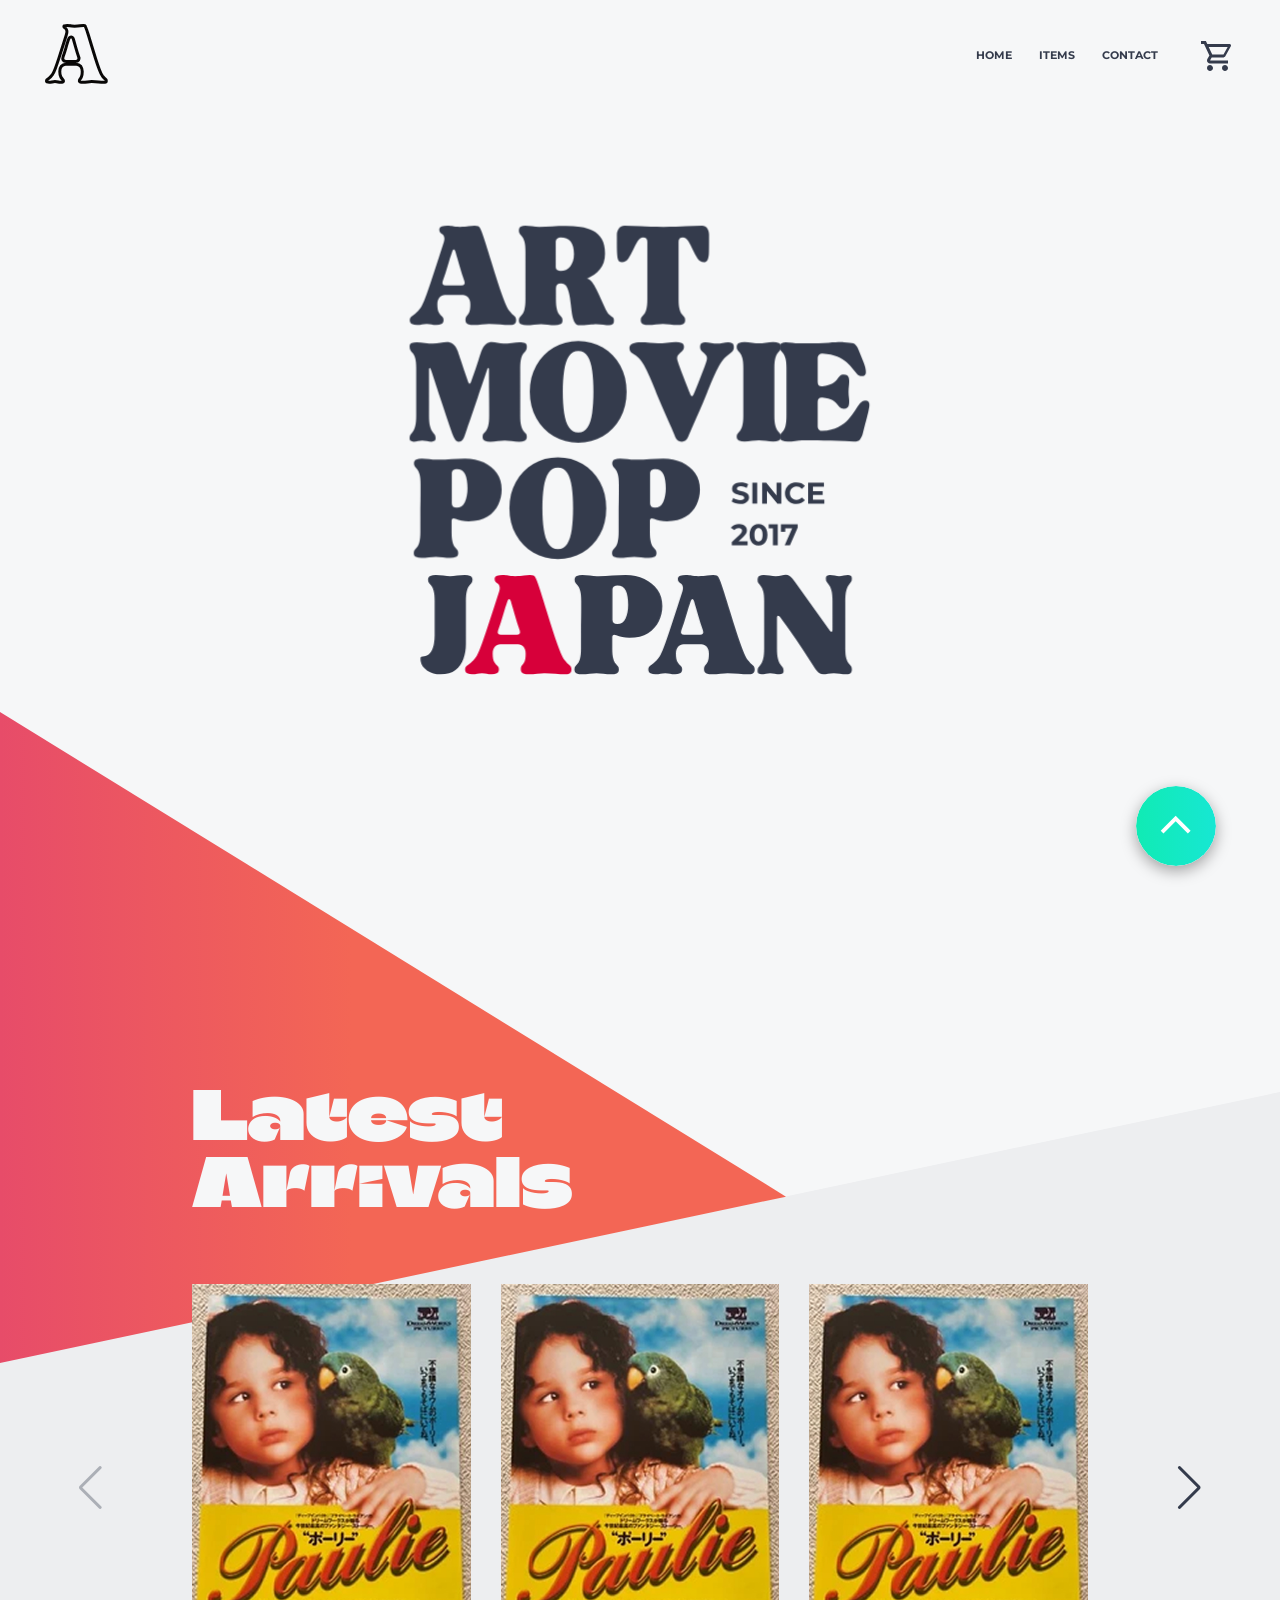
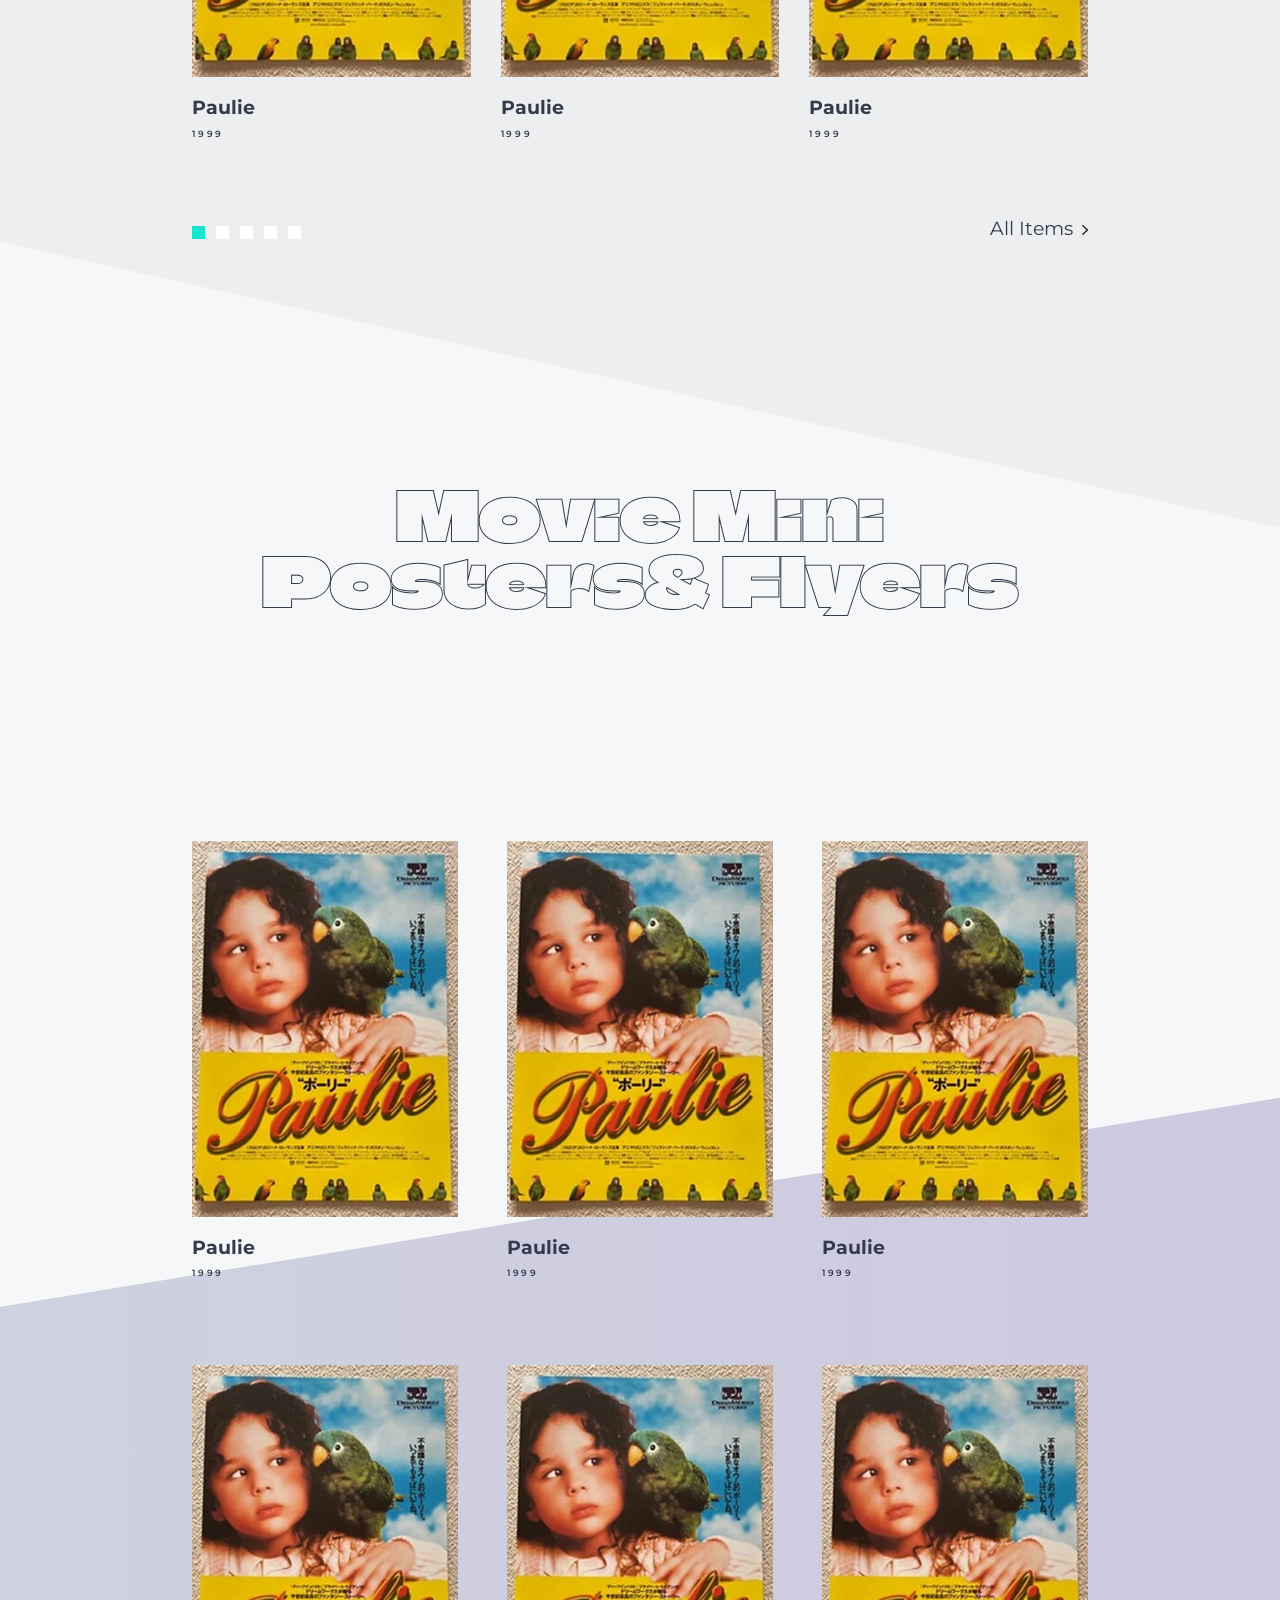
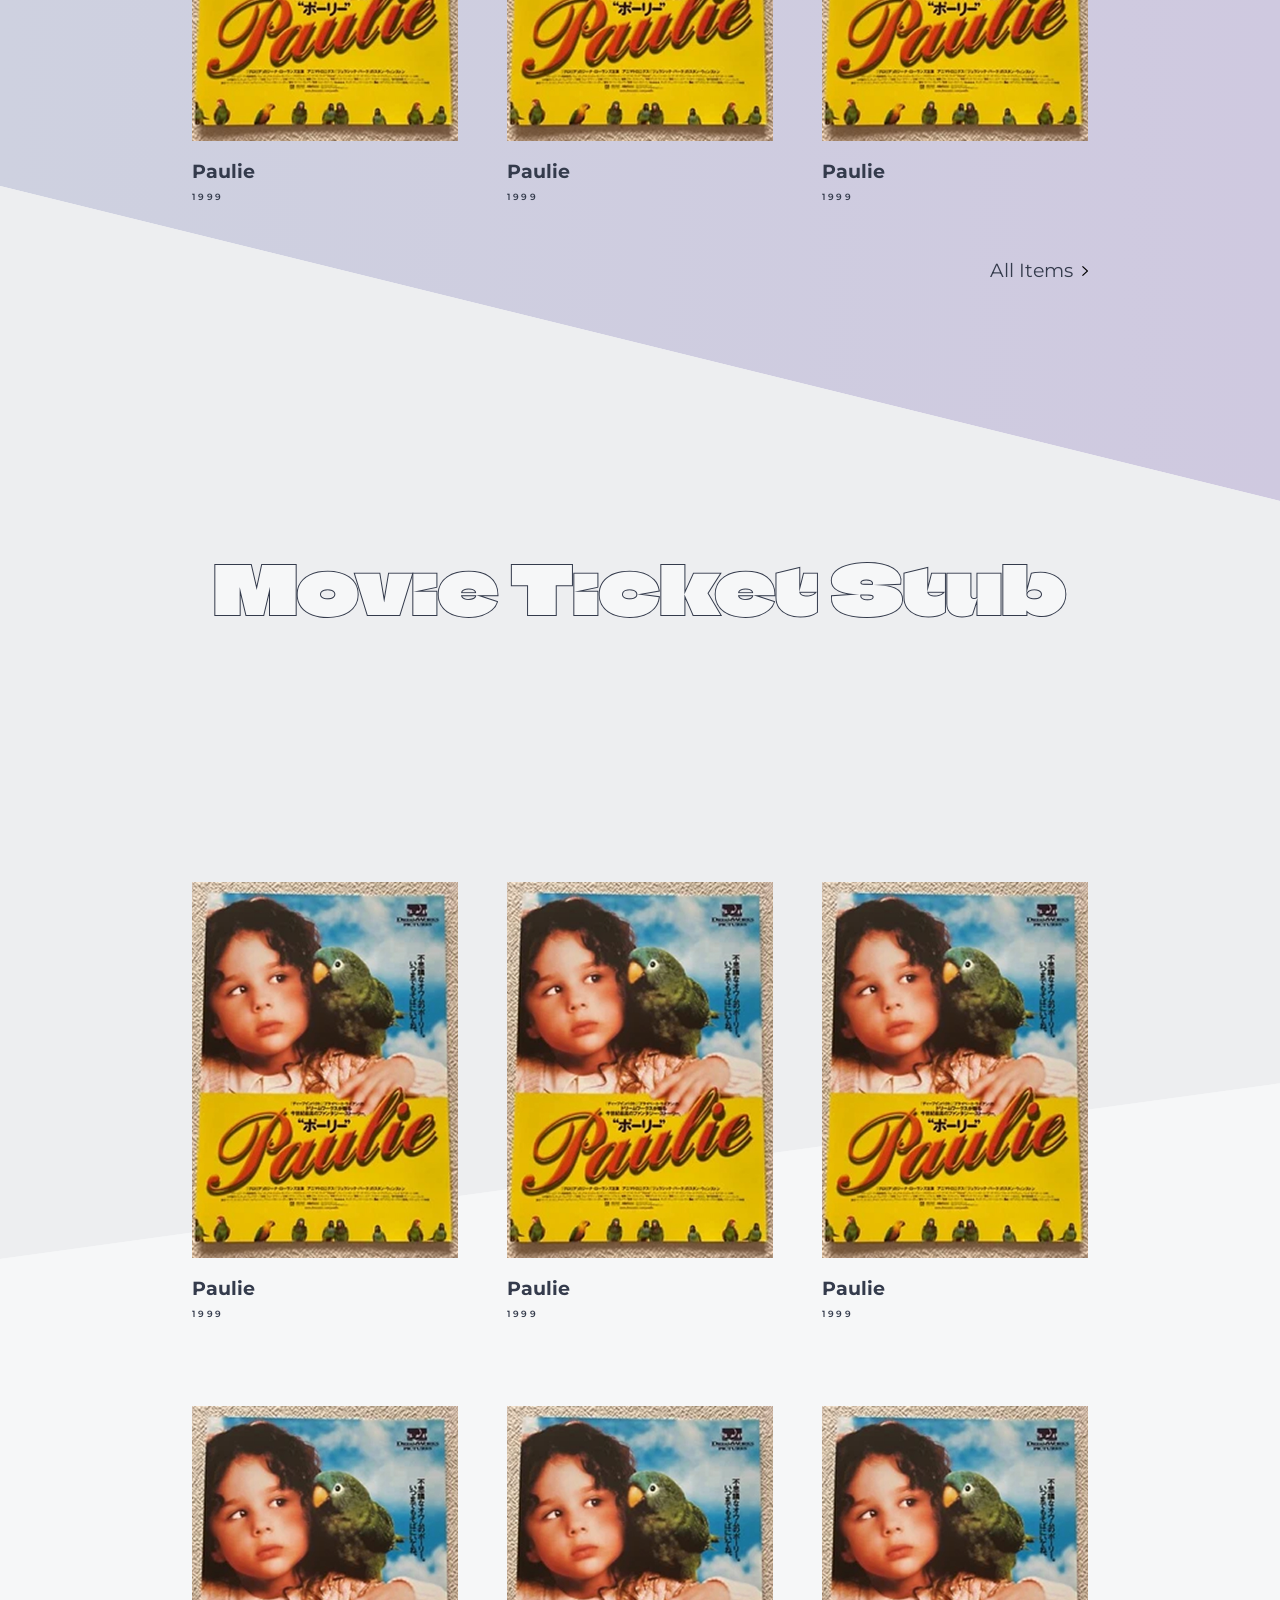
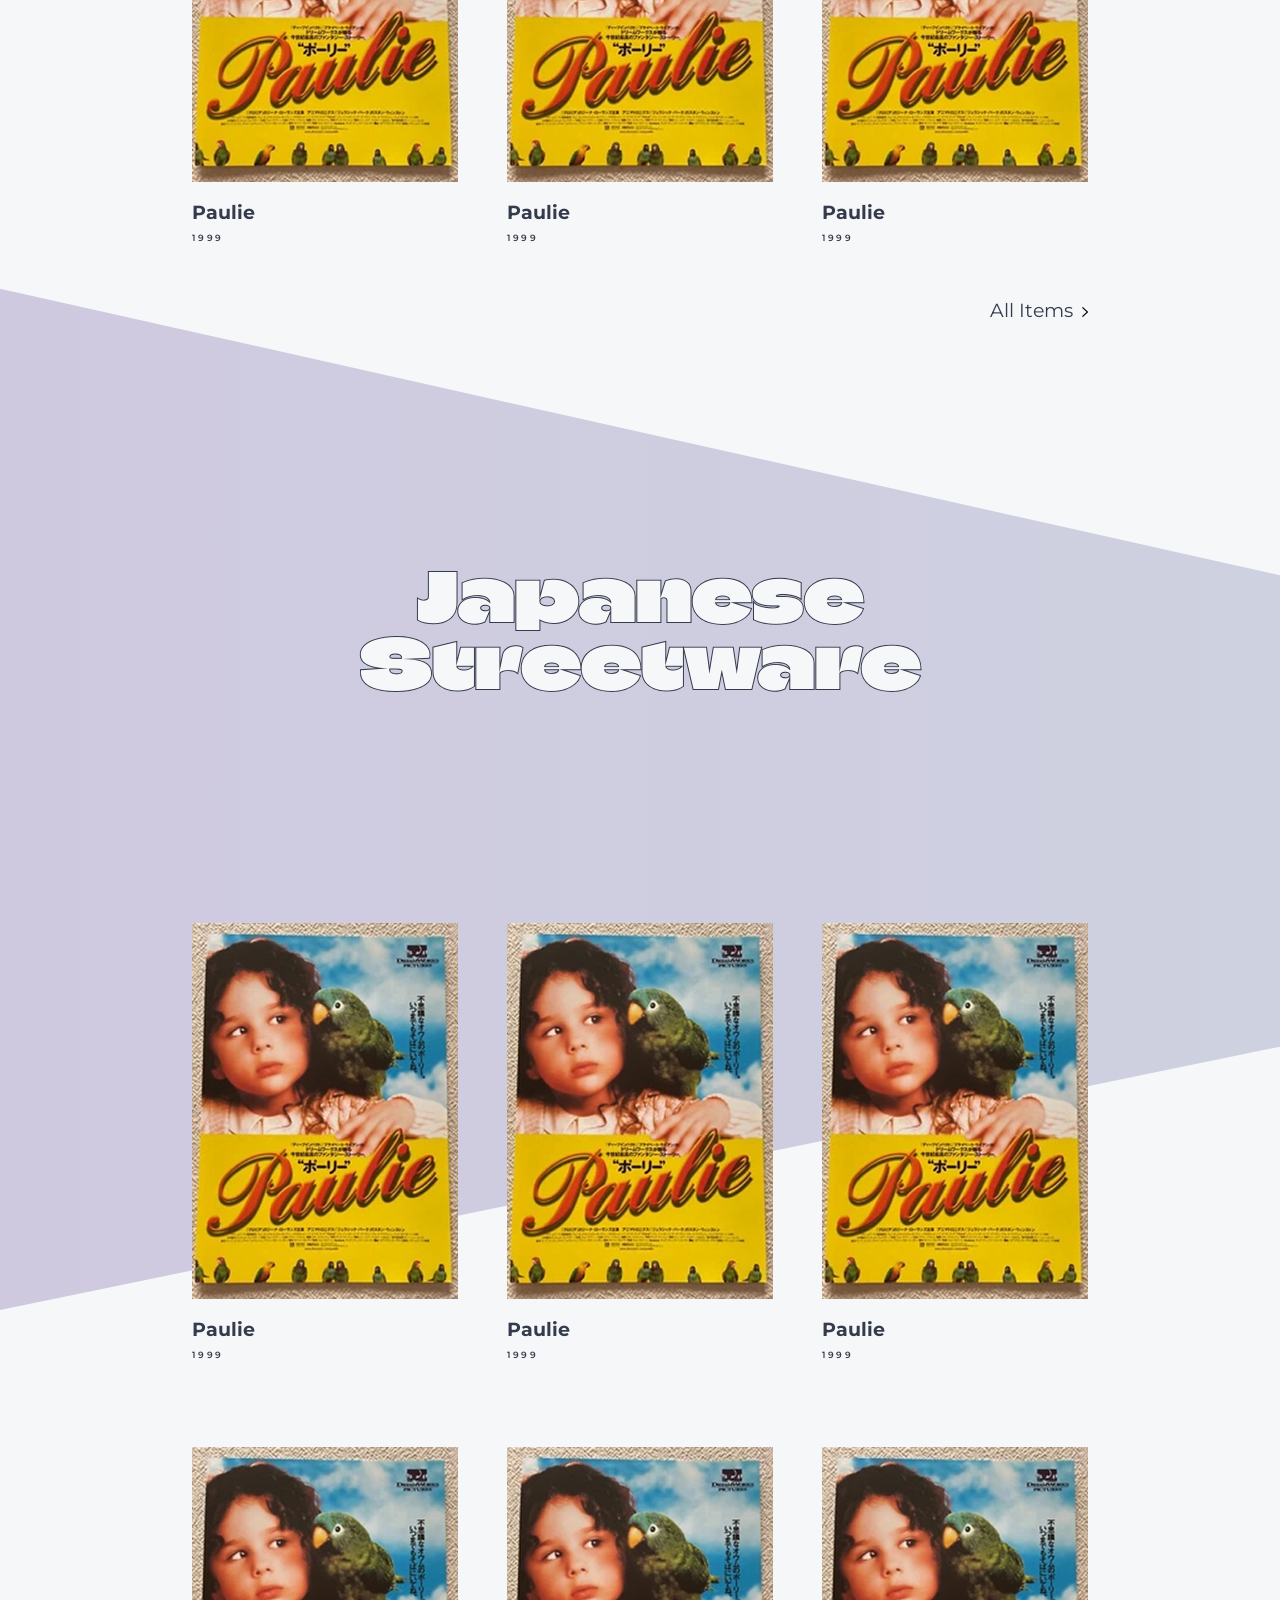
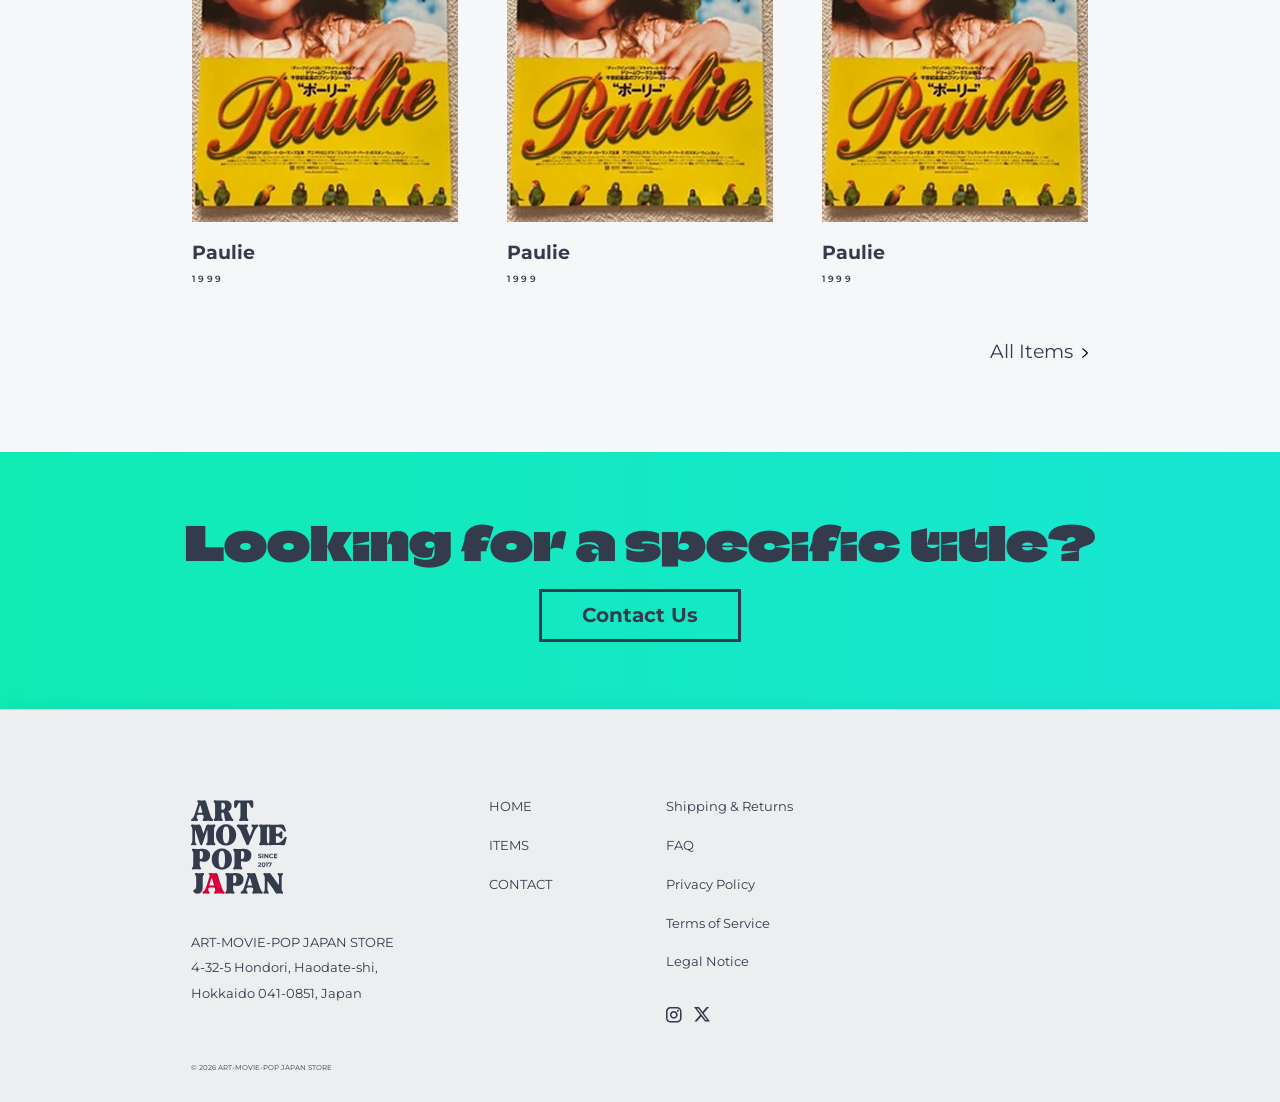
<file: home.html>
<!DOCTYPE html>
<html lang="ja">

<head>
  <meta charset="UTF-8">
  <meta name="viewport" content="width=device-width, initial-scale=1.0">
  <meta name="description"
    content="Discover authentic movie flyers, ticket stubs, and pop culture treasures from Japan. We ship unique collectibles for all kinds of films worldwide!">
  <meta name="keywords" content="">
  <meta name="robots" content="noindex, nofollow">
  <meta name="twitter:card" content="summary">
  <meta name="twitter:site" content="@username">
  <meta name="twitter:description"
    content="Discover authentic movie flyers, ticket stubs, and pop culture treasures from Japan. We ship unique collectibles for all kinds of films worldwide!">
  <meta name="twitter:title" content="ART-MOVIE-POP JAPAN STORE">
  <meta name="twitter:image" content="絶対パス">

  <!-- twitter以外のサービスとの連携 -->
  <!-- ↓ このページのタイトルを記入 -->
  <!-- <meta property="og:title" content="ART-MOVIE-POP JAPAN STORE"> -->
  <!-- ↓ 通常のサイトはcontent="website" -->
  <!-- <meta property="og:type" content="website"> -->
  <!-- ↓ ページのurlを記入 -->
  <!-- <meta property="og:url" content="絶対パス"> -->
  <!-- ↓ ページの概要説明を記入 -->
  <!-- <meta property="og:description" content=""> -->
  <!-- ↓ サイト名 -->
  <!-- <meta property="og:site_name" content=""> -->
  <!-- ↓ ページリンクを貼り付けた際の画像 -->
  <!-- <meta property="og:image" content="絶対パス"> -->

  <link rel="icon" href="images/favicon.ico">
  <link rel="apple-touch-icon" sizes="180x180" href="images/apple-touch-icon.png">
  <link rel="icon" sizes="192x192" href="images/apple-touch-icon.png">
  <title>Japanese Movie Flyers &amp; Pop Culture | ART-MOVIE-POP JAPAN STORE</title>
  <link rel="preconnect" href="https://fonts.googleapis.com">
  <link rel="preconnect" href="https://fonts.gstatic.com" crossorigin>
  <link
    href="https://fonts.googleapis.com/css2?family=Climate+Crisis:YEAR@1979&family=Montserrat:ital,wght@0,100..900;1,100..900&display=swap"
    rel="stylesheet">
  <link rel="stylesheet" href="https://cdn.jsdelivr.net/npm/swiper@11/swiper-bundle.min.css" />
  <link rel="stylesheet" href="css/style.css">
</head>

<body id="home">
  <div class="wrapper">
    <header class="header">
      <h1 class="header__logo"><a href="home.html" class="header__link"><svg viewBox="0 0 42 40" fill="none"
            xmlns="http://www.w3.org/2000/svg">
            <path
              d="M25.5977 1C26.0607 1 26.3914 1.06396 26.6201 1.15332C26.6343 1.16479 26.6858 1.2086 26.7666 1.32227C26.8901 1.49615 27.038 1.7701 27.2002 2.17188L27.2021 2.17871L27.2051 2.18555C27.6455 3.23202 28.2218 4.89801 28.9346 7.20898V7.20996C29.6484 9.52327 30.4263 12.0862 31.2686 14.8975C32.1139 17.7148 32.9714 20.4931 33.8418 23.2324C34.7151 25.9789 35.5384 28.3785 36.3125 30.4316L36.3135 30.4326C37.0768 32.4553 37.7576 33.9371 38.3662 34.7432L38.3818 34.7627C39.2544 35.8607 40.0177 36.6893 40.6523 37.1426H40.6533C40.8362 37.273 41 37.5002 41 38.0469C41 38.6101 40.8345 38.6902 40.7803 38.7178H40.7793C40.4621 38.8793 39.9485 39 39.165 39C38.2435 39 37.1204 38.9255 35.79 38.7715C34.3925 38.6096 32.8853 38.5303 31.2705 38.5303C30.4416 38.5303 29.4578 38.6135 28.3301 38.7744C27.2751 38.9251 26.2623 39 25.292 39C24.4609 39 23.8178 38.8808 23.332 38.6826H23.3301C23.1822 38.6225 23.122 38.5564 23.0879 38.501C23.0482 38.4363 22.9961 38.3039 22.9961 38.0469C22.9961 37.3664 23.147 37.1296 23.207 37.0684C23.6407 36.6264 24.0154 36.0419 24.3486 35.3604L24.3496 35.3613C24.7651 34.5135 24.9121 33.2424 24.9121 31.7178C24.9121 30.4545 24.6333 29.3281 23.9736 28.4414L23.8369 28.2676C23.0892 27.3667 22.0946 26.8907 20.9238 26.8906H13.873C12.701 26.8906 11.7041 27.3669 10.9551 28.2686C10.1984 29.1799 9.88283 30.3713 9.88281 31.7178C9.88281 33.2708 10.085 34.5958 10.6406 35.5156C11.08 36.2428 11.5478 36.8543 12.0557 37.3076H12.0566C12.2208 37.4538 12.335 37.6612 12.335 38.0469C12.3349 38.2837 12.2892 38.4167 12.249 38.4893C12.2222 38.5377 12.1835 38.586 12.1152 38.6328L12.0371 38.6787C11.633 38.8843 11.154 39 10.5771 39C9.75137 39 9.19433 38.9235 8.85254 38.8135C8.23058 38.6125 7.48978 38.5303 6.66699 38.5303C5.94726 38.5303 5.29019 38.5928 4.7207 38.7432L4.48242 38.8135C4.14188 38.9234 3.58555 39 2.75977 39C2.25316 39 1.82165 38.9111 1.4502 38.751L1.29492 38.6787C1.17716 38.6183 1.12137 38.5544 1.08594 38.4902C1.0458 38.4176 1.00003 38.2843 1 38.0469C1 37.738 1.06516 37.5784 1.13574 37.4873L1.20605 37.416L1.20703 37.415C1.58323 37.108 2.10077 36.6947 2.7627 36.1758C3.53589 35.5702 4.34208 34.6492 5.18262 33.4707L5.18848 33.4609L5.19531 33.4521C5.66541 32.7611 6.19107 31.6168 6.77637 30.0869L7.03125 29.4072C7.7264 27.5181 8.48405 25.3188 9.30371 22.8105C10.1227 20.3078 10.9532 17.7264 11.7969 15.0684C12.6406 12.4123 13.4191 9.96402 14.1338 7.72461C14.5149 6.60587 14.7488 5.58162 14.6504 4.78027L14.626 4.62207L14.5674 4.3584C14.435 3.83995 14.2015 3.36637 13.8369 2.98242L13.6436 2.79785C13.3083 2.5081 12.9975 2.24406 12.7119 2.00586L12.71 2.00391L12.6914 1.9668C12.6729 1.91723 12.6494 1.81618 12.6494 1.6416C12.6494 1.41917 12.6979 1.34158 12.708 1.32715C12.7108 1.3231 12.7265 1.29681 12.7949 1.2666L12.8828 1.23535C13.4131 1.08332 14.0461 1.00002 14.792 1C15.7276 1 16.3511 1.07709 16.7207 1.18945V1.19043C17.3913 1.39631 18.4495 1.46971 19.7734 1.46973C21.277 1.46973 22.4998 1.39131 23.4092 1.2168L23.4082 1.21582C24.1701 1.07058 24.8996 1 25.5977 1ZM17.3975 8.60938C16.7814 8.60938 16.4113 9.05412 16.2666 9.25098C16.0802 9.5046 15.9216 9.82678 15.7822 10.168L15.7734 10.1914L15.7646 10.2158C15.3741 11.3299 14.9565 12.6463 14.5117 14.1631L14.0576 15.7471C13.4507 17.9122 12.7946 19.9721 12.0889 21.9248L12.0859 21.9336L12.083 21.9414C11.8532 22.6147 11.7197 23.4516 12.167 24.1514C12.6383 24.8883 13.4775 25.0625 14.1787 25.0625H20.3877C21.0887 25.0625 21.9264 24.8879 22.3975 24.1514C22.8438 23.4534 22.7128 22.6192 22.4844 21.9463H22.4854C21.8261 19.9847 21.191 17.9297 20.5811 15.7822C19.9683 13.6217 19.4588 11.8129 19.0518 10.3555L19.0479 10.3447L19.0449 10.335L18.9531 10.0557C18.8552 9.78062 18.7369 9.51991 18.5879 9.30078C18.4137 9.04468 18.0658 8.66114 17.5107 8.61426L17.3975 8.60938Z"
              stroke="#343B4C" stroke-width="2" />
          </svg>
        </a></h1>
      <div class="header__box">
        <div class="btn">
          <!-- カートボタン -->
          <div class="cart">
            <a href="#" class="cart__link"><svg viewBox="0 0 21 21" fill="none" xmlns="http://www.w3.org/2000/svg">
                <path
                  d="M16.8 16.8C17.357 16.8 17.8911 17.0212 18.2849 17.4151C18.6787 17.8089 18.9 18.343 18.9 18.9C18.9 19.457 18.6787 19.9911 18.2849 20.3849C17.8911 20.7787 17.357 21 16.8 21C16.243 21 15.7089 20.7787 15.3151 20.3849C14.9212 19.9911 14.7 19.457 14.7 18.9C14.7 17.7345 15.6345 16.8 16.8 16.8ZM0 0H3.4335L4.4205 2.1H19.95C20.2285 2.1 20.4955 2.21062 20.6925 2.40754C20.8894 2.60445 21 2.87152 21 3.15C21 3.3285 20.9475 3.507 20.874 3.675L17.115 10.4685C16.758 11.109 16.065 11.55 15.2775 11.55H7.455L6.51 13.2615L6.4785 13.3875C6.4785 13.4571 6.50616 13.5239 6.55538 13.5731C6.60461 13.6223 6.67138 13.65 6.741 13.65H18.9V15.75H6.3C5.74304 15.75 5.2089 15.5287 4.81508 15.1349C4.42125 14.7411 4.2 14.207 4.2 13.65C4.2 13.2825 4.2945 12.936 4.452 12.642L5.88 10.0695L2.1 2.1H0V0ZM6.3 16.8C6.85695 16.8 7.3911 17.0212 7.78492 17.4151C8.17875 17.8089 8.4 18.343 8.4 18.9C8.4 19.457 8.17875 19.9911 7.78492 20.3849C7.3911 20.7787 6.85695 21 6.3 21C5.74304 21 5.2089 20.7787 4.81508 20.3849C4.42125 19.9911 4.2 19.457 4.2 18.9C4.2 17.7345 5.1345 16.8 6.3 16.8ZM15.75 9.45L18.669 4.2H5.397L7.875 9.45H15.75Z"
                  fill="#343B4C" />
              </svg>
            </a>
          </div>
          <!-- バーガーボタン -->
          <div id="btn__burger" class="btn__burger">
            <span id="btn__top" class="btn__top"></span>
            <span id="btn__middle" class="btn__middle"></span>
            <span id="btn__bottom" class="btn__bottom"></span>
          </div>
        </div>
        <!-- ナビゲーション -->
        <nav id="gnav" class="gnav">
          <div class="box__text">
            <div class="box__weight">
              <ul class="gnav__nav">
                <li class="gnav__list"><a href="home.html" class="gnav__link">HOME</a></li>
                <li class="gnav__list"><a href="items.html" class="gnav__link">ITEMS</a></li>
                <li class="gnav__list"><a href="contact.html" class="gnav__link">CONTACT</a></li>
              </ul>
            </div>
            <div class="box__thin">
              <ul class="gnav__nav">
                <li class="gnav__list"><a href="shipping.html" class="gnav__link">Shipping &amp; Returns</a></li>
                <li class="gnav__list"><a href="faq.html" class="gnav__link">FAQ</a></li>
              </ul>
            </div>
          </div>
          <div class="box__sns">
            <p class="gnav__insta"><a href="https://www.instagram.com/art_movie_pop_japan_store/" target="_blank"
                class="gnav__link"><svg viewBox="0 0 24 24" fill="none" xmlns="http://www.w3.org/2000/svg">
                  <path
                    d="M6.76667 0H16.5667C20.3 0 23.3333 3.03333 23.3333 6.76667V16.5667C23.3333 18.3613 22.6204 20.0824 21.3514 21.3514C20.0824 22.6204 18.3613 23.3333 16.5667 23.3333H6.76667C3.03333 23.3333 0 20.3 0 16.5667V6.76667C0 4.97203 0.712915 3.25091 1.98191 1.98191C3.25091 0.712915 4.97203 0 6.76667 0ZM6.53333 2.33333C5.41942 2.33333 4.35114 2.77583 3.56348 3.56348C2.77583 4.35114 2.33333 5.41942 2.33333 6.53333V16.8C2.33333 19.1217 4.21167 21 6.53333 21H16.8C17.9139 21 18.9822 20.5575 19.7698 19.7698C20.5575 18.9822 21 17.9139 21 16.8V6.53333C21 4.21167 19.1217 2.33333 16.8 2.33333H6.53333ZM17.7917 4.08333C18.1784 4.08333 18.5494 4.23698 18.8229 4.51047C19.0964 4.78396 19.25 5.15489 19.25 5.54167C19.25 5.92844 19.0964 6.29937 18.8229 6.57286C18.5494 6.84635 18.1784 7 17.7917 7C17.4049 7 17.034 6.84635 16.7605 6.57286C16.487 6.29937 16.3333 5.92844 16.3333 5.54167C16.3333 5.15489 16.487 4.78396 16.7605 4.51047C17.034 4.23698 17.4049 4.08333 17.7917 4.08333ZM11.6667 5.83333C13.2138 5.83333 14.6975 6.44791 15.7915 7.54188C16.8854 8.63584 17.5 10.1196 17.5 11.6667C17.5 13.2138 16.8854 14.6975 15.7915 15.7915C14.6975 16.8854 13.2138 17.5 11.6667 17.5C10.1196 17.5 8.63584 16.8854 7.54188 15.7915C6.44791 14.6975 5.83333 13.2138 5.83333 11.6667C5.83333 10.1196 6.44791 8.63584 7.54188 7.54188C8.63584 6.44791 10.1196 5.83333 11.6667 5.83333ZM11.6667 8.16667C10.7384 8.16667 9.84817 8.53541 9.19179 9.19179C8.53541 9.84817 8.16667 10.7384 8.16667 11.6667C8.16667 12.5949 8.53541 13.4852 9.19179 14.1415C9.84817 14.7979 10.7384 15.1667 11.6667 15.1667C12.5949 15.1667 13.4852 14.7979 14.1415 14.1415C14.7979 13.4852 15.1667 12.5949 15.1667 11.6667C15.1667 10.7384 14.7979 9.84817 14.1415 9.19179C13.4852 8.53541 12.5949 8.16667 11.6667 8.16667Z"
                    fill="#343B4C" />
                </svg>
              </a></p>
            <p class="gnav__x"><a href="#" target="_blank" class="gnav__link"><svg viewBox="0 0 24 22" fill="none"
                  xmlns="http://www.w3.org/2000/svg">
                  <path
                    d="M18.9 0H22.5806L14.5406 9.21257L24 21.7509H16.5943L10.7897 14.148L4.15543 21.7509H0.471429L9.07029 11.8937L0 0.00171426H7.59429L12.8331 6.94971L18.9 0ZM17.6057 19.5429H19.6457L6.48 2.09314H4.29257L17.6057 19.5429Z"
                    fill="#343B4C" />
                </svg>
              </a></p>
          </div>
        </nav>
      </div>
    </header>

    <!-- メインビジュアル -->
    <div class="mv">
      <svg viewBox="0 0 303 295" fill="none" xmlns="http://www.w3.org/2000/svg">
        <path
          d="M0.121094 62.1417C0.121094 61.1197 0.440085 60.3536 1.07806 59.8444C1.71605 59.3337 2.5879 58.6527 3.69439 57.8016C4.80014 56.9513 6.03314 55.5901 7.39346 53.7192C8.16027 52.6135 9.11724 50.5292 10.2644 47.4683C11.413 44.4057 12.6675 40.8323 14.0278 36.7483C15.3897 32.6651 16.7715 28.4546 18.1747 24.1174C19.5796 19.779 20.8769 15.78 22.0669 12.1216C22.748 10.167 23.0033 8.74309 22.8338 7.849C22.6637 6.95568 22.3016 6.27476 21.7481 5.80624C21.196 5.33848 20.6852 4.91291 20.2175 4.53027C19.749 4.14841 19.5151 3.5319 19.5151 2.68074C19.5151 1.49067 20.0466 0.746867 21.11 0.447814C22.1728 0.149527 23.3859 0 24.7478 0C26.3627 0 27.5957 0.128056 28.4469 0.383402C29.2972 0.639514 30.8285 0.766803 33.0415 0.766803C35.5075 0.766803 37.42 0.639514 38.7802 0.383402C40.1421 0.128056 41.4611 0 42.7369 0C43.6733 0 44.4608 0.128056 45.0987 0.383402C45.7367 0.639514 46.3533 1.4899 46.9482 2.93532C47.7151 4.72274 48.6936 7.50854 49.8836 11.2935C51.0736 15.0784 52.3695 19.2682 53.7729 23.8629C55.1776 28.456 56.6023 32.9849 58.0485 37.4507C59.4963 41.9165 60.8581 45.8089 62.134 49.1276C63.41 52.4448 64.4728 54.6563 65.324 55.762C66.7694 57.5471 67.9174 58.7387 68.7685 59.3353C69.6188 59.9302 70.0445 60.8659 70.0445 62.1417C70.0445 63.4177 69.6188 64.2688 68.7685 64.6937C67.9174 65.1185 66.7694 65.3317 65.324 65.3317C63.7059 65.3317 61.7698 65.2036 59.5147 64.9483C57.261 64.6921 54.8164 64.5649 52.1809 64.5649C50.9051 64.5649 49.3514 64.6921 47.5218 64.9483C45.6938 65.2036 43.9286 65.3317 42.2278 65.3317C40.6958 65.3317 39.3983 65.1185 38.3355 64.6937C37.272 64.2688 36.7406 63.4177 36.7406 62.1417C36.7406 60.8659 37.0166 59.9517 37.5687 59.3996C38.1224 58.8461 38.6545 58.0585 39.1637 57.038C39.6743 56.0158 39.9305 54.2713 39.9305 51.8053C39.9305 49.8483 39.462 48.3179 38.5257 47.2137C37.5909 46.1079 36.4009 45.5543 34.9554 45.5543H23.2172C21.7695 45.5543 20.5772 46.1079 19.6408 47.2137C18.7061 48.3179 18.2391 49.8483 18.2391 51.8053C18.2391 54.2713 18.5796 56.0579 19.2605 57.1637C19.9414 58.2701 20.6209 59.1205 21.3002 59.7156C21.9811 60.3107 22.3216 61.1197 22.3216 62.1417C22.3216 63.3319 21.853 64.1615 20.9168 64.6292C19.9821 65.097 18.9201 65.3317 17.73 65.3317C16.2837 65.3317 15.1566 65.2036 14.3468 64.9483C13.5386 64.6921 12.4973 64.5649 11.2213 64.5649C9.94539 64.5649 8.90329 64.6921 8.09586 64.9483C7.28764 65.2036 6.1612 65.3317 4.71578 65.3317C3.52341 65.3317 2.45908 65.097 1.52281 64.6292C0.588077 64.1615 0.121094 63.3319 0.121094 62.1417ZM21.8124 36.3649C21.1315 38.3218 21.7695 39.3003 23.7263 39.3003H34.063C36.0175 39.3003 36.6555 38.3218 35.9769 36.3649C34.8703 33.1343 33.806 29.7543 32.7838 26.2247C31.7633 22.6936 30.9136 19.7367 30.2351 17.3543C29.8931 16.2486 29.5097 15.6949 29.0848 15.6949C28.7451 15.6949 28.3625 16.2056 27.9377 17.2255C27.0865 19.6079 26.1503 22.5861 25.1281 26.1603C24.1075 29.7328 23.0026 33.1343 21.8124 36.3649Z"
          fill="#343B4C" />
        <path
          d="M71.8203 3.31565C71.8203 1.95612 72.2237 1.06356 73.0318 0.63798C73.8394 0.213172 74.8392 0 76.0316 0C77.3912 0 78.8788 0.128056 80.4944 0.383402C82.1116 0.637214 83.6859 0.763736 85.2179 0.763736C87.9392 0.763736 90.7243 0.657917 93.573 0.444746C96.4232 0.232342 99.508 0.125756 102.827 0.125756C106.06 0.125756 109.207 0.338927 112.268 0.763736C115.33 1.18931 118.074 2.01976 120.497 3.25432C122.922 4.48734 124.857 6.31692 126.303 8.74156C127.749 11.1647 128.472 14.3753 128.472 18.3727C128.472 22.5426 127.365 25.9663 125.153 28.6446C122.942 31.3239 120.094 33.3867 116.608 34.8343C117.628 34.8343 118.67 35.5153 119.733 36.8771C120.796 38.2375 121.86 39.9803 122.923 42.1067C123.986 44.2338 125.028 46.4668 126.049 48.8055C127.068 51.1451 128.047 53.2928 128.984 55.2498C129.749 56.7794 130.534 57.8845 131.343 58.5654C132.152 59.2464 132.855 59.7999 133.45 60.2247C134.045 60.6503 134.342 61.3735 134.342 62.3933C134.342 63.5857 134.045 64.3946 133.45 64.8195C132.855 65.2442 132.089 65.4574 131.153 65.4574C130.046 65.4574 128.77 65.3293 127.325 65.074C125.878 64.8178 124.305 64.6906 122.604 64.6906C121.753 64.6906 120.179 64.8178 117.881 65.074C115.584 65.3293 113.585 65.4574 111.884 65.4574C110.099 65.4574 108.823 64.5434 108.056 62.7153C107.291 60.8857 106.76 58.6099 106.461 55.8877C106.165 53.164 105.824 50.4204 105.44 47.6554C105.057 44.8909 104.441 42.5943 103.591 40.7664C102.739 38.9383 101.337 38.0243 99.3823 38.0243C97.2551 38.0243 96.1924 39.0878 96.1924 41.2142V48.2319C96.1924 51.2094 96.4047 53.4639 96.8304 54.9952C97.2551 56.5249 97.7659 57.6513 98.3609 58.3752C98.9559 59.0975 99.4659 59.6926 99.8915 60.1603C100.316 60.6288 100.529 61.3312 100.529 62.2676C100.529 63.5435 100.039 64.3946 99.0603 64.8195C98.0825 65.2442 96.871 65.4574 95.4255 65.4574C93.9793 65.4574 92.4059 65.3293 90.7052 65.074C89.0037 64.8178 87.5566 64.6906 86.3651 64.6906C85.0891 64.6906 83.5785 64.8178 81.8348 65.074C80.0927 65.3293 78.4555 65.4574 76.9242 65.4574C75.478 65.4574 74.2656 65.2442 73.2864 64.8195C72.3088 64.3946 71.8203 63.5435 71.8203 62.2676C71.8203 61.3312 72.0328 60.6288 72.4582 60.1603C72.8831 59.6926 73.3939 59.0975 73.9888 58.3752C74.5839 57.6513 75.0937 56.5249 75.5194 54.9952C75.9441 53.4639 76.1573 51.2094 76.1573 48.2319V17.3512C76.1573 14.3745 75.9441 12.1209 75.5194 10.5911C75.0937 9.05979 74.5839 7.93335 73.9888 7.21103C73.3939 6.48716 72.8831 5.89135 72.4582 5.42283C72.0328 4.95508 71.8203 4.25269 71.8203 3.31565ZM96.0636 26.9209C96.0636 27.9438 96.3825 28.6678 97.0206 29.0925C97.6585 29.5181 98.4023 29.7306 99.2534 29.7306C101.891 29.7306 104.018 28.7306 105.633 26.7307C107.248 24.7309 108.056 22.0302 108.056 18.6272C108.056 11.397 105.122 7.78153 99.2534 7.78153C98.4023 7.78153 97.6585 8.01616 97.0206 8.48392C96.3825 8.95243 96.0636 9.697 96.0636 10.7169V26.9209Z"
          fill="#343B4C" />
        <path
          d="M139.745 23.9888C137.96 23.9888 136.94 22.9259 136.684 20.7988C136.428 18.6724 136.301 15.9511 136.301 12.6339V5.87065C136.301 4.33935 136.747 2.97827 137.641 1.78819C138.534 0.596573 139.746 0 141.276 0C144.678 0 148.251 0.128056 151.992 0.383402C155.736 0.639514 160.714 0.766803 166.924 0.766803C173.047 0.766803 177.96 0.639514 181.658 0.383402C185.36 0.128056 188.911 0 192.314 0C193.846 0 194.994 0.596573 195.758 1.78819C196.525 2.97827 196.909 4.33935 196.909 5.87065V11.1033C196.909 13.314 196.887 15.3974 196.845 17.3543C196.802 19.3112 196.546 20.9061 196.078 22.1392C195.611 23.3722 194.741 23.9888 193.464 23.9888C191.846 23.9888 190.464 23.1597 189.314 21.5012C188.167 19.8433 187.125 17.9509 186.188 15.8237C185.255 13.6974 184.298 11.8049 183.317 10.1463C182.34 8.48621 181.128 7.65577 179.684 7.65577C177.813 7.65577 176.876 8.6342 176.876 10.5911V48.1062C176.876 51.0837 177.09 53.338 177.515 54.8695C177.939 56.3992 178.45 57.5256 179.045 58.2495C179.641 58.9718 180.151 59.5669 180.576 60.0346C181 60.5031 181.214 61.2055 181.214 62.1417C181.214 63.4177 180.723 64.2688 179.744 64.6937C178.767 65.1185 177.555 65.3317 176.111 65.3317C174.494 65.3317 172.814 65.2036 171.071 64.9483C169.327 64.6921 167.816 64.5649 166.541 64.5649C165.265 64.5649 163.754 64.6921 162.009 64.9483C160.268 65.2036 158.631 65.3317 157.099 65.3317C155.654 65.3317 154.441 65.1185 153.461 64.6937C152.484 64.2688 151.995 63.4177 151.995 62.1417C151.995 61.2055 152.209 60.5031 152.634 60.0346C153.058 59.5669 153.569 58.9718 154.164 58.2495C154.76 57.5256 155.269 56.3992 155.695 54.8695C156.119 53.338 156.332 51.0837 156.332 48.1062V10.5911C156.332 8.6342 155.398 7.65577 153.526 7.65577C152.164 7.65577 150.973 8.48621 149.953 10.1463C148.933 11.8049 147.954 13.6974 147.018 15.8237C146.083 17.9509 145.041 19.8433 143.892 21.5012C142.745 23.1597 141.362 23.9888 139.745 23.9888Z"
          fill="#343B4C" />
        <path
          d="M0 79.495C0 78.3033 0.44628 77.5373 1.34037 77.1975C2.2337 76.8564 3.36014 76.6853 4.72045 76.6853C6.33763 76.6853 8.10358 76.8134 10.0175 77.0687C11.9315 77.3249 13.6959 77.4521 15.3115 77.4521C17.0981 77.4521 18.736 77.3041 20.2252 77.0074C21.7135 76.7092 23.1375 76.5596 24.4979 76.5596C25.9433 76.5596 27.2829 76.9637 28.516 77.7711C29.7505 78.5794 30.8355 80.2173 31.7703 82.6848C31.7703 82.6848 32.3867 84.5772 33.6197 88.3623C34.8543 92.1472 36.4507 96.8476 38.4077 102.462C39.0862 104.333 39.7664 104.333 40.4473 102.462C42.4901 96.8476 44.1065 92.1472 45.2967 88.3623C46.4867 84.5772 47.0818 82.6848 47.0818 82.6848C48.018 80.2173 49.0816 78.5794 50.2716 77.7711C51.4632 76.9637 52.7393 76.5596 54.0995 76.5596C55.2911 76.5596 56.5258 76.7092 57.8016 77.0074C59.0776 77.3041 60.395 77.4521 61.7552 77.4521C63.4562 77.4521 65.2427 77.3249 67.1137 77.0687C68.9863 76.8134 70.7308 76.6853 72.3464 76.6853C73.7919 76.6853 74.9398 76.8564 75.7909 77.1975C76.6413 77.5373 77.0668 78.3033 77.0668 79.495C77.0668 80.5992 76.8537 81.4503 76.4288 82.0468C76.0032 82.6418 75.4934 83.2799 74.8983 83.9608C74.3033 84.6401 73.7926 85.7237 73.3677 87.212C72.9422 88.7012 72.7298 90.934 72.7298 93.9108V124.791C72.7298 127.769 72.9422 130.023 73.3677 131.555C73.7926 133.084 74.3033 134.211 74.8983 134.935C75.4934 135.657 76.0032 136.252 76.4288 136.72C76.8537 137.188 77.0668 137.891 77.0668 138.827C77.0668 140.103 76.5777 140.954 75.6007 141.379C74.623 141.804 73.4107 142.017 71.963 142.017C70.4332 142.017 68.796 141.889 67.0524 141.634C65.308 141.377 63.798 141.25 62.5221 141.25C61.2461 141.25 59.7356 141.377 57.9918 141.634C56.2474 141.889 54.6102 142.017 53.0813 142.017C51.6334 142.017 50.4204 141.804 49.4434 141.379C48.4659 140.954 47.9774 140.103 47.9774 138.827C47.9774 137.891 48.1898 137.188 48.6153 136.72C49.0402 136.252 49.5509 135.657 50.1459 134.935C50.7409 134.211 51.2508 133.084 51.6764 131.555C52.1013 130.023 52.3144 127.769 52.3144 124.791C52.3144 123.26 52.3144 121.218 52.3144 118.666C52.3144 116.114 52.293 113.371 52.25 110.437C52.207 107.501 52.1855 104.587 52.1855 101.695C52.1855 98.8046 52.1855 96.2955 52.1855 94.1684C52.1855 93.9968 52.0576 93.8264 51.8022 93.6562C51.5483 93.4868 51.3368 93.6149 51.1673 94.0396C50.5699 95.9107 49.6965 98.5269 48.5479 101.889C47.4007 105.249 46.1463 108.949 44.7845 112.989C43.4241 117.03 42.0216 121.134 40.5762 125.301C39.1299 129.468 37.8111 133.296 36.6194 136.784C36.0245 138.655 35.4294 139.996 34.8343 140.805C34.2394 141.613 33.3453 142.017 32.1536 142.017C31.3025 142.017 30.5587 141.548 29.9206 140.612C29.2827 139.676 28.6661 138.4 28.0712 136.784C26.7952 133.296 25.4763 129.49 24.1145 125.365C22.7541 121.239 21.3939 117.135 20.032 113.053C18.6717 108.97 17.4601 105.249 16.3973 101.889C15.3338 98.5269 14.4619 95.9107 13.781 94.0396C13.6951 93.6149 13.5026 93.4868 13.2044 93.6562C12.9076 93.8264 12.7596 93.9968 12.7596 94.1684V124.791C12.7596 127.769 12.972 130.066 13.3976 131.681C13.8224 133.296 14.3331 134.508 14.9281 135.318C15.5232 136.126 16.0331 136.807 16.4587 137.361C16.8835 137.913 17.0966 138.657 17.0966 139.591C17.0966 140.528 16.8405 141.166 16.3299 141.505C15.8207 141.846 15.1835 142.017 14.419 142.017C13.4819 142.017 12.4391 141.889 11.2904 141.634C10.1433 141.377 9.14413 141.25 8.29375 141.25C7.44259 141.25 6.5071 141.377 5.48725 141.634C4.46663 141.889 3.48819 142.017 2.55192 142.017C1.871 142.017 1.27443 141.846 0.763737 141.505C0.254579 141.166 0 140.528 0 139.591C0 138.657 0.212405 137.913 0.63798 137.361C1.06279 136.807 1.57348 136.126 2.16852 135.318C2.76356 134.508 3.27348 133.296 3.69907 131.681C4.12387 130.066 4.33704 127.769 4.33704 124.791V93.9108C4.33704 90.934 4.12387 88.7012 3.69907 87.212C3.27348 85.7237 2.76356 84.6401 2.16852 83.9608C1.57348 83.2799 1.06279 82.6418 0.63798 82.0468C0.212405 81.4503 0 80.5992 0 79.495Z"
          fill="#343B4C" />
        <path
          d="M110.934 142.68C104.979 142.68 99.5985 141.256 94.7915 138.408C89.9858 135.558 86.158 131.623 83.3078 126.605C80.4591 121.586 79.0352 115.801 79.0352 109.251C79.0352 102.702 80.4591 96.9176 83.3078 91.8996C86.158 86.8802 89.9858 82.9457 94.7915 80.097C99.5985 77.2467 104.979 75.8213 110.934 75.8213C116.888 75.8213 122.268 77.2467 127.074 80.097C131.881 82.9457 135.687 86.8802 138.493 91.8996C141.3 96.9176 142.704 102.702 142.704 109.251C142.704 115.801 141.3 121.586 138.493 126.605C135.687 131.623 131.881 135.558 127.074 138.408C122.268 141.256 116.888 142.68 110.934 142.68ZM100.726 109.251C100.726 114.441 101.024 119.056 101.619 123.096C102.214 127.137 103.255 130.306 104.745 132.602C106.233 134.898 108.296 136.046 110.934 136.046C113.572 136.046 115.613 134.898 117.059 132.602C118.505 130.306 119.504 127.137 120.056 123.096C120.61 119.056 120.887 114.441 120.887 109.251C120.887 104.061 120.61 99.4465 120.056 95.4055C119.504 91.3651 118.505 88.1967 117.059 85.9001C115.613 83.6044 113.572 82.4556 110.934 82.4556C108.296 82.4556 106.233 83.6044 104.745 85.9001C103.255 88.1967 102.214 91.3651 101.619 95.4055C101.024 99.4465 100.726 104.061 100.726 109.251Z"
          fill="#343B4C" />
        <path
          d="M150.679 87.0218C149.488 85.8317 148.169 84.8549 146.723 84.0896C145.277 83.3229 144.555 82.0889 144.555 80.3875C144.555 78.942 145.277 77.9635 146.723 77.4521C148.169 76.9415 149.914 76.6853 151.956 76.6853C153.912 76.6853 155.89 76.7919 157.888 77.0043C159.888 77.2175 161.654 77.3234 163.185 77.3234C165.14 77.3234 167.18 77.1968 169.306 76.9429C171.434 76.6877 173.348 76.5596 175.048 76.5596C176.581 76.5596 177.856 76.7728 178.876 77.1975C179.899 77.6231 180.41 78.4305 180.41 79.6207C180.41 80.8131 179.964 81.7914 179.07 82.556C178.175 83.3212 177.346 84.1501 176.579 85.0435C175.814 85.9376 175.687 87.1921 176.2 88.807C176.454 89.6581 176.921 91.02 177.601 92.8926C178.281 94.7635 179.047 96.8055 179.898 99.0178C180.749 101.228 181.578 103.376 182.386 105.459C183.196 107.543 183.898 109.308 184.493 110.756C185.257 112.541 186.024 112.541 186.791 110.756C187.64 108.713 188.661 106.225 189.852 103.29C191.041 100.356 192.147 97.5286 193.167 94.8065C194.189 92.0828 194.871 90.1259 195.209 88.9357C195.72 87.3209 195.614 86.0664 194.891 85.1723C194.168 84.2789 193.34 83.4501 192.403 82.6848C191.467 81.918 190.999 80.9396 190.999 79.7495C190.999 78.5579 191.317 77.7489 191.956 77.3234C192.593 76.8985 193.424 76.6853 194.447 76.6853C195.636 76.6853 196.91 76.8134 198.27 77.0687C199.632 77.3249 200.994 77.4521 202.356 77.4521C203.376 77.4521 204.524 77.3249 205.801 77.0687C207.077 76.8134 208.268 76.6853 209.374 76.6853C210.48 76.6853 211.394 76.8985 212.117 77.3234C212.84 77.7489 213.202 78.5992 213.202 79.8753C213.202 81.4073 212.478 82.684 211.03 83.7062C209.585 84.7268 208.267 85.8317 207.077 87.0218C205.97 88.1283 204.801 89.7877 203.567 91.9999C202.335 94.2107 201.143 96.5915 199.994 99.1435C198.847 101.695 197.805 104.163 196.869 106.545C195.932 108.927 195.167 110.841 194.572 112.287C193.382 115.264 192.063 118.39 190.614 121.666C189.169 124.94 187.788 128.087 186.469 131.107C185.151 134.127 184.025 136.743 183.088 138.953C182.237 140.996 180.834 142.017 178.876 142.017C176.921 142.017 175.519 140.996 174.668 138.953C173.817 136.743 172.712 134.127 171.35 131.107C169.988 128.087 168.606 124.94 167.203 121.666C165.799 118.39 164.461 115.264 163.185 112.287C162.587 110.841 161.821 108.927 160.885 106.545C159.95 104.163 158.908 101.695 157.759 99.1435C156.613 96.5915 155.442 94.2107 154.25 91.9999C153.06 89.7877 151.87 88.1283 150.679 87.0218Z"
          fill="#343B4C" />
        <path
          d="M215.074 138.701C215.074 137.765 215.286 137.063 215.712 136.594C216.137 136.126 216.648 135.531 217.243 134.809C217.838 134.085 218.347 132.959 218.773 131.429C219.198 129.898 219.412 127.643 219.412 124.666V93.785C219.412 90.8083 219.198 88.5547 218.773 87.0249C218.347 85.4936 217.838 84.3671 217.243 83.6448C216.648 82.9209 216.137 82.3251 215.712 81.8566C215.286 81.3889 215.074 80.6865 215.074 79.7495C215.074 78.4735 215.563 77.6231 216.541 77.1975C217.52 76.7728 218.731 76.5596 220.179 76.5596C221.71 76.5596 223.347 76.6877 225.089 76.9429C226.832 77.1991 228.342 77.3263 229.619 77.3263C230.895 77.3263 232.404 77.1991 234.149 76.9429C235.894 76.6877 237.531 76.5596 239.063 76.5596C240.509 76.5596 241.719 76.7728 242.697 77.1975C243.677 77.6231 244.166 78.4735 244.166 79.7495C244.166 80.6865 243.954 81.3889 243.529 81.8566C243.103 82.3251 242.592 82.9209 241.995 83.6448C241.4 84.3671 240.889 85.4936 240.465 87.0249C240.039 88.5547 239.826 90.8083 239.826 93.785V124.666C239.826 127.643 240.039 129.898 240.465 131.429C240.889 132.959 241.4 134.085 241.995 134.809C242.592 135.531 243.103 136.126 243.529 136.594C243.954 137.063 244.166 137.765 244.166 138.701C244.166 139.977 243.677 140.828 242.697 141.253C241.719 141.678 240.509 141.891 239.063 141.891C237.531 141.891 235.894 141.763 234.149 141.508C232.404 141.252 230.895 141.124 229.619 141.124C228.342 141.124 226.832 141.252 225.089 141.508C223.347 141.763 221.71 141.891 220.179 141.891C218.731 141.891 217.52 141.678 216.541 141.253C215.563 140.828 215.074 139.977 215.074 138.701Z"
          fill="#343B4C" />
        <path
          d="M243.449 79.9205C243.449 78.5586 243.831 77.6652 244.596 77.2396C245.363 76.8149 246.3 76.6017 247.405 76.6017C248.682 76.6017 250.064 76.7298 251.553 76.9851C253.041 77.2412 254.423 77.3684 255.7 77.3684C256.719 77.3684 257.698 77.3684 258.631 77.3684C259.568 77.3684 260.461 77.3684 261.312 77.3684C266.841 77.3684 271.605 77.2205 275.602 76.9237C279.601 76.6254 282.918 76.5181 285.556 76.6017C288.364 76.6875 290.425 76.9437 291.742 77.3684C293.062 77.7941 294.232 79.2395 295.254 81.7056C296.53 84.7689 297.656 87.5976 298.634 90.1924C299.612 92.7873 300.078 94.8929 300.036 96.5079C299.994 98.1235 299.039 98.9311 297.168 98.9311C296.062 98.9311 295.083 98.4641 294.233 97.5293C293.382 96.593 292.426 95.445 291.363 94.0848C290.298 92.723 288.979 91.3198 287.405 89.8735C285.833 88.4281 283.77 87.1736 281.219 86.11C278.667 85.0472 275.434 84.3877 271.521 84.1317C270.583 84.0457 269.817 84.3019 269.223 84.8985C268.628 85.4936 268.33 86.2588 268.33 87.1927V102.633C268.33 104.844 269.393 105.822 271.521 105.568C274.411 105.144 276.557 104.527 277.962 103.719C279.367 102.909 280.387 102.059 281.026 101.167C281.663 100.274 282.28 99.5076 282.875 98.8697C283.471 98.2317 284.366 97.9127 285.556 97.9127C287.342 97.9127 288.406 98.5721 288.746 99.891C289.085 101.208 289.148 102.76 288.936 104.547C288.723 106.332 288.617 107.863 288.617 109.139C288.617 110.415 288.723 111.925 288.936 113.669C289.148 115.413 289.085 116.966 288.746 118.328C288.406 119.688 287.342 120.368 285.556 120.368C284.366 120.368 283.471 120.07 282.875 119.475C282.28 118.88 281.663 118.136 281.026 117.242C280.387 116.349 279.367 115.499 277.962 114.69C276.557 113.883 274.411 113.309 271.521 112.967C269.393 112.714 268.33 113.692 268.33 115.902V131.851C268.33 132.788 268.628 133.554 269.223 134.149C269.817 134.744 270.583 135 271.521 134.916C275.687 134.66 279.131 133.81 281.853 132.364C284.577 130.916 286.81 129.215 288.552 127.26C290.297 125.303 291.744 123.389 292.892 121.518C294.041 119.645 295.126 118.07 296.147 116.794C297.166 115.518 298.316 114.881 299.591 114.881C301.632 114.881 302.546 116.008 302.334 118.264C302.12 120.517 301.206 124.536 299.591 130.321C298.996 132.617 298.485 134.638 298.061 136.382C297.636 138.126 296.997 139.509 296.147 140.529C295.296 141.548 293.936 142.017 292.065 141.933C284.493 141.591 277.963 141.378 272.478 141.292C266.991 141.208 262.206 141.167 258.123 141.167C256.847 141.167 255.336 141.294 253.592 141.55C251.848 141.805 250.211 141.933 248.682 141.933C247.234 141.933 246.021 141.72 245.044 141.295C244.066 140.871 243.577 140.019 243.577 138.743C243.577 137.807 243.791 137.105 244.216 136.636C244.64 136.169 245.151 135.573 245.746 134.851C246.341 134.127 246.83 133.001 247.212 131.471C247.595 129.94 247.786 127.685 247.786 124.708V93.8272C247.786 90.9362 247.573 88.7462 247.148 87.2572C246.722 85.7687 246.213 84.6638 245.618 83.9415C245.023 83.2176 244.512 82.6012 244.087 82.092C243.661 81.5813 243.449 80.8574 243.449 79.9205Z"
          fill="#343B4C" />
        <path
          d="M2.71484 215.274C2.71484 214.337 2.92725 213.635 3.35282 213.167C3.77764 212.699 4.28832 212.104 4.88337 211.381C5.4784 210.657 5.98833 209.53 6.4139 208.001C6.83871 206.469 7.05188 204.215 7.05188 201.239V185.927C7.13777 182.438 7.1807 179.184 7.1807 176.163C7.1807 173.143 7.1807 171.209 7.1807 170.356C7.1807 167.381 6.96753 165.127 6.54273 163.597C6.11716 162.066 5.60722 160.94 5.01219 160.217C4.41715 159.493 3.90646 158.898 3.48164 158.428C3.05607 157.961 2.84367 157.259 2.84367 156.321C2.84367 155.045 3.33212 154.195 4.30979 153.77C5.28671 153.344 6.49978 153.131 7.94752 153.131C9.47652 153.131 11.1136 153.259 12.8581 153.515C14.6018 153.771 16.1124 153.898 17.3884 153.898H18.7932C21.77 153.898 24.726 153.771 27.6605 153.515C30.5943 153.259 33.5074 153.131 36.399 153.131C40.9938 153.131 45.0984 153.983 48.7139 155.684C52.3286 157.386 55.1995 159.746 57.3266 162.765C59.453 165.786 60.5166 169.38 60.5166 173.547C60.5166 177.036 59.7505 180.375 58.2192 183.564C56.687 186.754 54.3269 189.349 51.1369 191.349C47.9471 193.347 43.8432 194.345 38.8251 194.345C35.4221 194.345 32.5727 193.836 30.2769 192.816C28.4894 192.05 27.5962 192.52 27.5962 194.22V201.239C27.5962 204.215 27.8085 206.469 28.2341 208.001C28.6588 209.53 29.1696 210.657 29.7647 211.381C30.3596 212.104 30.8696 212.699 31.2952 213.167C31.72 213.635 31.9332 214.337 31.9332 215.274C31.9332 216.55 31.4439 217.401 30.4671 217.825C29.4893 218.251 28.2771 218.464 26.8293 218.464C25.2136 218.464 23.5336 218.336 21.7899 218.08C20.0454 217.824 18.5356 217.697 17.2596 217.697C15.9836 217.697 14.473 217.824 12.7293 218.08C10.9871 218.336 9.34999 218.464 7.81869 218.464C6.3725 218.464 5.16018 218.251 4.18097 217.825C3.2033 217.401 2.71484 216.55 2.71484 215.274ZM27.725 182.607C27.725 184.478 28.7877 185.415 30.9148 185.415C33.3808 185.415 35.1874 184.181 36.3346 181.715C37.4833 179.247 38.0584 176.27 38.0584 172.783C38.0584 168.869 37.5476 165.764 36.5278 163.468C35.5072 161.172 33.6363 160.024 30.9148 160.024C30.0637 160.024 29.3199 160.258 28.682 160.726C28.0439 161.193 27.725 161.936 27.725 162.96V182.607Z"
          fill="#343B4C" />
        <path
          d="M97.5124 219.229C91.5574 219.229 86.1767 217.805 81.3696 214.956C76.564 212.106 72.7361 208.172 69.8859 203.154C67.0373 198.134 65.6133 192.349 65.6133 185.799C65.6133 179.251 67.0373 173.466 69.8859 168.449C72.7361 163.428 76.564 159.494 81.3696 156.646C86.1767 153.795 91.5574 152.37 97.5124 152.37C103.467 152.37 108.846 153.795 113.652 156.646C118.459 159.494 122.266 163.428 125.071 168.449C127.879 173.466 129.283 179.251 129.283 185.799C129.283 192.349 127.879 198.134 125.071 203.154C122.266 208.172 118.459 212.106 113.652 214.956C108.846 217.805 103.467 219.229 97.5124 219.229ZM87.3047 185.799C87.3047 190.989 87.6021 195.605 88.1972 199.644C88.7923 203.686 89.8336 206.854 91.3227 209.149C92.8111 211.446 94.8745 212.595 97.5124 212.595C100.15 212.595 102.191 211.446 103.638 209.149C105.083 206.854 106.082 203.686 106.634 199.644C107.188 195.605 107.465 190.989 107.465 185.799C107.465 180.61 107.188 175.996 106.634 171.954C106.082 167.914 105.083 164.745 103.638 162.449C102.191 160.153 100.15 159.004 97.5124 159.004C94.8745 159.004 92.8111 160.153 91.3227 162.449C89.8336 164.745 88.7923 167.914 88.1972 171.954C87.6021 175.996 87.3047 180.61 87.3047 185.799Z"
          fill="#343B4C" />
        <path
          d="M133.121 215.274C133.121 214.337 133.333 213.635 133.759 213.167C134.184 212.699 134.694 212.104 135.29 211.381C135.885 210.657 136.395 209.53 136.82 208.001C137.245 206.469 137.458 204.215 137.458 201.239V185.927C137.544 182.438 137.587 179.184 137.587 176.163C137.587 173.143 137.587 171.209 137.587 170.356C137.587 167.381 137.374 165.127 136.949 163.597C136.523 162.066 136.013 160.94 135.418 160.217C134.823 159.493 134.313 158.898 133.888 158.428C133.462 157.961 133.25 157.259 133.25 156.321C133.25 155.045 133.738 154.195 134.716 153.77C135.693 153.344 136.906 153.131 138.354 153.131C139.883 153.131 141.52 153.259 143.264 153.515C145.008 153.771 146.519 153.898 147.795 153.898H149.199C152.176 153.898 155.133 153.771 158.067 153.515C161.001 153.259 163.913 153.131 166.805 153.131C171.4 153.131 175.504 153.983 179.12 155.684C182.735 157.386 185.605 159.746 187.733 162.765C189.859 165.786 190.923 169.38 190.923 173.547C190.923 177.036 190.156 180.375 188.625 183.564C187.094 186.754 184.732 189.349 181.544 191.349C178.353 193.347 174.25 194.345 169.231 194.345C165.829 194.345 162.978 193.836 160.683 192.816C158.896 192.05 158.002 192.52 158.002 194.22V201.239C158.002 204.215 158.214 206.469 158.64 208.001C159.065 209.53 159.576 210.657 160.171 211.381C160.765 212.104 161.276 212.699 161.702 213.167C162.126 213.635 162.339 214.337 162.339 215.274C162.339 216.55 161.851 217.401 160.873 217.825C159.895 218.251 158.684 218.464 157.235 218.464C155.62 218.464 153.94 218.336 152.195 218.08C150.452 217.824 148.942 217.697 147.666 217.697C146.39 217.697 144.879 217.824 143.135 218.08C141.393 218.336 139.756 218.464 138.225 218.464C136.779 218.464 135.566 218.251 134.587 217.825C133.609 217.401 133.121 216.55 133.121 215.274ZM158.132 182.607C158.132 184.478 159.195 185.415 161.321 185.415C163.787 185.415 165.593 184.181 166.741 181.715C167.89 179.247 168.464 176.27 168.464 172.783C168.464 168.869 167.955 165.764 166.934 163.468C165.914 161.172 164.043 160.024 161.321 160.024C160.47 160.024 159.726 160.258 159.089 160.726C158.45 161.193 158.132 161.936 158.132 162.96V182.607Z"
          fill="#343B4C" />
        <path
          d="M7.30279 286.447C7.13102 285.003 7.15097 284.089 7.36414 283.706C7.57654 283.325 7.98065 283.154 8.57568 283.197C9.17225 283.238 9.81177 283.132 10.4927 282.877C12.1935 282.281 13.4694 281.238 14.3206 279.748C15.171 278.261 15.7445 276.58 16.0413 274.71C16.3396 272.839 16.489 271.011 16.489 269.226C16.489 267.439 16.489 265.992 16.489 264.886V246.893C16.489 243.917 16.276 241.663 15.8511 240.133C15.4255 238.602 14.9141 237.475 14.3175 236.752C13.7225 236.03 13.2118 235.433 12.787 234.965C12.3614 234.497 12.149 233.795 12.149 232.857C12.149 231.582 12.6374 230.731 13.6151 230.305C14.5943 229.881 15.8066 229.668 17.2528 229.668C18.7841 229.668 20.422 229.796 22.1665 230.051C23.9103 230.307 25.4208 230.435 26.6968 230.435C27.9727 230.435 29.4818 230.307 31.224 230.051C32.9678 229.796 34.6485 229.668 36.2665 229.668C37.7119 229.668 38.9235 229.881 39.9011 230.305C40.8803 230.731 41.3703 231.582 41.3703 232.857C41.3703 233.795 41.1572 234.497 40.7324 234.965C40.3067 235.433 39.7954 236.03 39.1987 236.752C38.6038 237.475 38.093 238.602 37.6683 240.133C37.2426 241.663 37.0302 243.917 37.0302 246.893V275.221C37.0302 278.54 36.4981 281.708 35.4353 284.728C34.3717 287.747 32.6272 290.215 30.2026 292.129C27.7795 294.043 24.4839 295 20.3169 295C16.9983 295 14.1059 294.191 11.6398 292.576C9.17378 290.96 7.72759 288.916 7.30279 286.447Z"
          fill="#343B4C" />
        <path
          d="M36.5078 291.809C36.5078 290.787 36.8269 290.022 37.4648 289.513C38.1029 289.002 38.9746 288.32 40.0811 287.469C41.1868 286.62 42.4198 285.258 43.7802 283.386C44.547 282.281 45.5039 280.198 46.6511 277.135C47.7998 274.073 49.0543 270.5 50.4147 266.416C51.7765 262.333 53.1582 258.122 54.5614 253.785C55.9663 249.446 57.2636 245.448 58.4538 241.789C59.1347 239.835 59.39 238.41 59.2206 237.517C59.0504 236.623 58.6883 235.943 58.1348 235.475C57.5827 235.006 57.0719 234.581 56.6042 234.198C56.1357 233.817 55.9018 233.2 55.9018 232.349C55.9018 231.158 56.4333 230.414 57.4968 230.116C58.5595 229.817 59.7727 229.668 61.1345 229.668C62.7494 229.668 63.9825 229.796 64.8336 230.051C65.6839 230.307 67.2153 230.435 69.4282 230.435C71.8942 230.435 73.8067 230.307 75.1671 230.051C76.5289 229.796 77.8478 229.668 79.1238 229.668C80.06 229.668 80.8475 229.796 81.4855 230.051C82.1235 230.307 82.74 231.158 83.3351 232.604C84.1018 234.391 85.0803 237.177 86.2703 240.962C87.4605 244.745 88.7564 248.935 90.1596 253.53C91.5644 258.124 92.9891 262.653 94.4353 267.118C95.883 271.585 97.2449 275.476 98.5209 278.796C99.7967 282.113 100.86 284.324 101.711 285.43C103.156 287.214 104.304 288.407 105.155 289.003C106.006 289.598 106.431 290.533 106.431 291.809C106.431 293.086 106.006 293.937 105.155 294.361C104.304 294.786 103.156 295 101.711 295C100.093 295 98.1566 294.872 95.9014 294.615C93.6478 294.359 91.2031 294.233 88.5676 294.233C87.2918 294.233 85.7382 294.359 83.9087 294.615C82.0805 294.872 80.3153 295 78.6145 295C77.0825 295 75.785 294.786 74.7223 294.361C73.6588 293.937 73.1273 293.086 73.1273 291.809C73.1273 290.533 73.4033 289.62 73.9554 289.068C74.5091 288.514 75.0412 287.727 75.5505 286.705C76.061 285.683 76.3172 283.939 76.3172 281.472C76.3172 279.516 75.8488 277.986 74.9124 276.882C73.9776 275.776 72.7876 275.221 71.3422 275.221H59.6039C58.1563 275.221 56.9639 275.776 56.0277 276.882C55.0929 277.986 54.6259 279.516 54.6259 281.472C54.6259 283.939 54.9663 285.726 55.6472 286.832C56.3282 287.937 57.0076 288.788 57.6869 289.383C58.3678 289.978 58.7084 290.787 58.7084 291.809C58.7084 292.999 58.2399 293.829 57.3035 294.297C56.3688 294.764 55.3068 295 54.1167 295C52.6705 295 51.5433 294.872 50.7336 294.615C49.9254 294.359 48.8841 294.233 47.6081 294.233C46.3321 294.233 45.29 294.359 44.4826 294.615C43.6743 294.872 42.5479 295 41.1026 295C39.9102 295 38.8458 294.764 37.9096 294.297C36.9748 293.829 36.5078 292.999 36.5078 291.809ZM58.1993 266.033C57.5183 267.989 58.1563 268.969 60.1132 268.969H70.4497C72.4042 268.969 73.0422 267.989 72.3636 266.033C71.2571 262.803 70.1928 259.422 69.1706 255.892C68.15 252.361 67.3003 249.405 66.6218 247.022C66.2798 245.916 65.8964 245.362 65.4715 245.362C65.1319 245.362 64.7492 245.873 64.3245 246.893C63.4732 249.276 62.537 252.254 61.5148 255.829C60.4942 259.4 59.3893 262.803 58.1993 266.033Z"
          fill="#D7003A" />
        <path
          d="M108.352 291.809C108.352 290.873 108.564 290.171 108.989 289.702C109.414 289.234 109.925 288.639 110.52 287.917C111.115 287.194 111.625 286.067 112.051 284.538C112.475 283.005 112.689 280.751 112.689 277.774V262.463C112.774 258.975 112.817 255.72 112.817 252.7C112.817 249.68 112.817 247.744 112.817 246.893C112.817 243.917 112.604 241.663 112.179 240.133C111.754 238.602 111.244 237.475 110.649 236.752C110.054 236.03 109.543 235.433 109.118 234.965C108.693 234.497 108.48 233.795 108.48 232.857C108.48 231.582 108.969 230.731 109.946 230.305C110.923 229.881 112.136 229.668 113.584 229.668C115.113 229.668 116.75 229.796 118.495 230.051C120.238 230.307 121.749 230.435 123.025 230.435H124.43C127.407 230.435 130.363 230.307 133.297 230.051C136.231 229.796 139.144 229.668 142.036 229.668C146.63 229.668 150.735 230.519 154.351 232.219C157.965 233.921 160.836 236.283 162.964 239.302C165.089 242.322 166.152 245.916 166.152 250.082C166.152 253.572 165.387 256.911 163.856 260.101C162.323 263.29 159.963 265.886 156.774 267.885C153.584 269.883 149.479 270.883 144.462 270.883C141.059 270.883 138.209 270.372 135.914 269.351C134.126 268.587 133.233 269.055 133.233 270.756V277.774C133.233 280.751 133.445 283.005 133.871 284.538C134.295 286.067 134.806 287.194 135.401 287.917C135.996 288.639 136.506 289.234 136.932 289.702C137.357 290.171 137.57 290.873 137.57 291.809C137.57 293.086 137.081 293.937 136.104 294.361C135.126 294.786 133.914 295 132.466 295C130.85 295 129.17 294.872 127.426 294.615C125.682 294.359 124.172 294.233 122.896 294.233C121.62 294.233 120.11 294.359 118.366 294.615C116.624 294.872 114.987 295 113.455 295C112.009 295 110.797 294.786 109.818 294.361C108.84 293.937 108.352 293.086 108.352 291.809ZM133.362 259.144C133.362 261.014 134.424 261.95 136.551 261.95C139.017 261.95 140.824 260.717 141.971 258.25C143.12 255.783 143.695 252.806 143.695 249.32C143.695 245.405 143.184 242.301 142.164 240.005C141.144 237.708 139.273 236.56 136.551 236.56C135.7 236.56 134.957 236.794 134.319 237.262C133.681 237.729 133.362 238.474 133.362 239.495V259.144Z"
          fill="#343B4C" />
        <path
          d="M156.969 291.809C156.969 290.788 157.287 290.022 157.926 289.513C158.563 289.002 159.435 288.32 160.542 287.469C161.648 286.62 162.88 285.258 164.24 283.386C165.007 282.281 165.964 280.198 167.111 277.135C168.261 274.073 169.515 270.5 170.876 266.416C172.238 262.333 173.619 258.122 175.022 253.785C176.426 249.446 177.725 245.448 178.914 241.789C179.595 239.835 179.851 238.41 179.681 237.517C179.511 236.623 179.148 235.943 178.595 235.475C178.043 235.006 177.532 234.581 177.065 234.198C176.597 233.817 176.363 233.2 176.363 232.349C176.363 231.158 176.894 230.414 177.957 230.116C179.02 229.817 180.233 229.668 181.595 229.668C183.21 229.668 184.443 229.796 185.294 230.051C186.145 230.307 187.676 230.435 189.889 230.435C192.355 230.435 194.267 230.307 195.627 230.051C196.989 229.796 198.308 229.668 199.585 229.668C200.521 229.668 201.307 229.796 201.946 230.051C202.584 230.307 203.201 231.158 203.796 232.604C204.563 234.391 205.54 237.177 206.731 240.962C207.921 244.745 209.216 248.935 210.62 253.53C212.026 258.124 213.449 262.653 214.896 267.118C216.344 271.585 217.706 275.476 218.982 278.796C220.257 282.113 221.32 284.324 222.171 285.43C223.617 287.214 224.765 288.407 225.616 289.003C226.465 289.598 226.891 290.533 226.891 291.809C226.891 293.086 226.465 293.937 225.616 294.361C224.765 294.786 223.617 295 222.171 295C220.553 295 218.617 294.872 216.361 294.615C214.109 294.359 211.663 294.233 209.028 294.233C207.752 294.233 206.198 294.359 204.37 294.615C202.541 294.872 200.776 295 199.075 295C197.543 295 196.246 294.786 195.183 294.361C194.12 293.937 193.588 293.086 193.588 291.809C193.588 290.533 193.864 289.62 194.416 289.068C194.969 288.514 195.502 287.727 196.01 286.705C196.521 285.683 196.777 283.939 196.777 281.472C196.777 279.516 196.309 277.986 195.373 276.882C194.438 275.776 193.248 275.221 191.802 275.221H180.064C178.617 275.221 177.424 275.776 176.488 276.882C175.553 277.986 175.086 279.516 175.086 281.472C175.086 283.939 175.427 285.726 176.108 286.832C176.788 287.937 177.469 288.788 178.147 289.383C178.829 289.978 179.169 290.788 179.169 291.809C179.169 292.999 178.701 293.829 177.764 294.297C176.83 294.764 175.767 295 174.577 295C173.131 295 172.004 294.872 171.194 294.615C170.385 294.359 169.345 294.233 168.068 294.233C166.793 294.233 165.751 294.359 164.943 294.615C164.134 294.872 163.008 295 161.564 295C160.371 295 159.307 294.764 158.37 294.297C157.435 293.829 156.969 292.999 156.969 291.809ZM178.66 266.033C177.979 267.989 178.617 268.969 180.574 268.969H190.91C192.865 268.969 193.503 267.989 192.824 266.033C191.717 262.803 190.653 259.422 189.631 255.892C188.611 252.361 187.761 249.405 187.082 247.022C186.741 245.916 186.357 245.362 185.933 245.362C185.592 245.362 185.21 245.873 184.784 246.893C183.933 249.276 182.997 252.254 181.975 255.829C180.955 259.4 179.849 262.803 178.66 266.033Z"
          fill="#343B4C" />
        <path
          d="M228.797 292.572C228.797 291.639 229.009 290.894 229.434 290.342C229.858 289.788 230.369 289.108 230.966 288.3C231.56 287.49 232.07 286.277 232.495 284.662C232.921 283.046 233.133 280.75 233.133 277.773V246.892C233.133 244.001 232.921 241.811 232.495 240.321C232.07 238.833 231.56 237.729 230.966 237.006C230.369 236.283 229.858 235.666 229.434 235.157C229.009 234.646 228.797 233.921 228.797 232.985C228.797 231.623 229.178 230.73 229.944 230.304C230.711 229.88 231.647 229.667 232.753 229.667C233.942 229.667 235.26 229.795 236.707 230.049C238.152 230.306 239.471 230.434 240.663 230.434C242.194 230.434 243.471 230.285 244.491 229.989C245.511 229.69 246.446 229.54 247.297 229.54C248.234 229.54 249.17 229.86 250.105 230.497C251.04 231.136 252.188 232.433 253.549 234.39L276.136 266.032C276.731 266.883 277.198 267.223 277.538 267.053C277.879 266.883 278.05 266.33 278.05 265.393V246.892C278.05 243.915 277.836 241.618 277.411 240.003C276.986 238.388 276.475 237.177 275.878 236.368C275.284 235.559 274.773 234.877 274.347 234.325C273.922 233.771 273.71 233.028 273.71 232.093C273.71 231.157 273.964 230.518 274.474 230.179C274.983 229.837 275.624 229.667 276.391 229.667C277.324 229.667 278.367 229.795 279.516 230.049C280.665 230.306 281.664 230.434 282.515 230.434C283.366 230.434 284.323 230.306 285.386 230.049C286.449 229.795 287.406 229.667 288.257 229.667C288.936 229.667 289.531 229.837 290.043 230.179C290.552 230.518 290.809 231.157 290.809 232.093C290.809 233.028 290.597 233.771 290.171 234.325C289.746 234.877 289.235 235.559 288.637 236.368C288.042 237.177 287.531 238.388 287.107 240.003C286.682 241.618 286.47 243.915 286.47 246.892V277.773C286.47 280.664 286.682 282.854 287.107 284.342C287.531 285.832 288.042 286.938 288.637 287.661C289.235 288.383 289.746 289 290.171 289.511C290.597 290.021 290.809 290.743 290.809 291.68C290.809 293.042 290.448 293.935 289.724 294.359C288.999 294.785 288.042 294.998 286.853 294.998C285.663 294.998 284.344 294.87 282.895 294.614C281.449 294.358 280.132 294.231 278.942 294.231C277.41 294.231 276.112 294.358 275.049 294.614C273.987 294.87 272.987 294.998 272.051 294.998C271.116 294.998 270.179 294.679 269.244 294.041C268.309 293.402 267.245 292.148 266.054 290.274C263.503 286.194 260.844 282.09 258.079 277.963C255.314 273.836 252.656 269.965 250.105 266.35C247.552 262.735 245.383 259.738 243.599 257.357C243.001 256.59 242.511 256.272 242.13 256.4C241.747 256.528 241.556 257.06 241.556 257.994V277.773C241.556 280.75 241.769 283.046 242.194 284.662C242.618 286.277 243.129 287.49 243.724 288.3C244.319 289.108 244.83 289.788 245.255 290.342C245.679 290.894 245.893 291.639 245.893 292.572C245.893 293.508 245.637 294.147 245.126 294.486C244.616 294.828 243.98 294.998 243.215 294.998C242.278 294.998 241.236 294.87 240.086 294.614C238.939 294.358 237.941 294.231 237.09 294.231C236.239 294.231 235.303 294.358 234.284 294.614C233.262 294.87 232.285 294.998 231.348 294.998C230.667 294.998 230.07 294.828 229.559 294.486C229.052 294.147 228.797 293.508 228.797 292.572Z"
          fill="#343B4C" />
        <path
          d="M217.376 182.971C216.291 182.971 215.24 182.824 214.227 182.529C213.212 182.235 212.397 181.852 211.781 181.38L212.862 178.987C213.451 179.418 214.15 179.764 214.963 180.027C215.774 180.289 216.585 180.42 217.398 180.42C218.3 180.42 218.966 180.286 219.397 180.018C219.832 179.747 220.048 179.39 220.048 178.947C220.048 178.62 219.92 178.348 219.665 178.135C219.409 177.918 219.082 177.745 218.683 177.612C218.284 177.482 217.744 177.338 217.064 177.181C216.017 176.93 215.159 176.683 214.49 176.434C213.823 176.185 213.251 175.786 212.772 175.236C212.295 174.685 212.058 173.953 212.058 173.036C212.058 172.238 212.273 171.517 212.706 170.868C213.136 170.22 213.786 169.707 214.657 169.328C215.527 168.948 216.591 168.758 217.848 168.758C218.726 168.758 219.583 168.864 220.419 169.073C221.257 169.282 221.99 169.582 222.619 169.975L221.637 172.39C220.367 171.67 219.097 171.309 217.828 171.309C216.939 171.309 216.28 171.454 215.855 171.742C215.43 172.031 215.218 172.41 215.218 172.88C215.218 173.353 215.462 173.703 215.954 173.931C216.444 174.161 217.193 174.386 218.202 174.607C219.249 174.857 220.105 175.106 220.772 175.355C221.441 175.602 222.012 175.995 222.489 176.533C222.968 177.069 223.207 177.795 223.207 178.71C223.207 179.496 222.987 180.213 222.548 180.861C222.111 181.509 221.453 182.023 220.575 182.404C219.701 182.781 218.635 182.971 217.376 182.971Z"
          fill="#343B4C" />
        <path d="M225.379 168.992H228.56V182.734H225.379V168.992Z" fill="#343B4C" />
        <path
          d="M244.424 168.992V182.734H241.814L234.962 174.391V182.734H231.82V168.992H234.453L241.283 177.336V168.992H244.424Z"
          fill="#343B4C" />
        <path
          d="M254.25 182.971C252.849 182.971 251.583 182.668 250.45 182.06C249.318 181.452 248.429 180.607 247.781 179.526C247.135 178.447 246.812 177.226 246.812 175.864C246.812 174.503 247.135 173.282 247.781 172.201C248.429 171.122 249.318 170.279 250.45 169.672C251.583 169.063 252.856 168.758 254.271 168.758C255.462 168.758 256.537 168.968 257.498 169.386C258.461 169.806 259.269 170.408 259.924 171.193L257.882 173.076C256.953 172.003 255.802 171.465 254.429 171.465C253.578 171.465 252.818 171.654 252.149 172.028C251.483 172.4 250.963 172.92 250.587 173.588C250.215 174.255 250.029 175.013 250.029 175.864C250.029 176.715 250.215 177.475 250.587 178.143C250.963 178.81 251.483 179.33 252.149 179.704C252.818 180.077 253.578 180.262 254.429 180.262C255.802 180.262 256.953 179.719 257.882 178.631L259.924 180.517C259.269 181.315 258.458 181.924 257.489 182.342C256.522 182.761 255.441 182.971 254.25 182.971Z"
          fill="#343B4C" />
        <path
          d="M272.703 180.181V182.734H262.062V168.992H272.448V171.545H265.225V174.529H271.604V177.001H265.225V180.181H272.703Z"
          fill="#343B4C" />
        <path
          d="M222.248 207.524V210.116H211.863V208.055L217.163 203.049C217.726 202.514 218.105 202.053 218.301 201.666C218.497 201.28 218.596 200.896 218.596 200.516C218.596 199.968 218.41 199.545 218.038 199.251C217.665 198.957 217.119 198.809 216.399 198.809C215.797 198.809 215.252 198.926 214.768 199.154C214.285 199.384 213.88 199.727 213.553 200.184L211.234 198.69C211.772 197.894 212.511 197.269 213.452 196.816C214.394 196.365 215.474 196.139 216.694 196.139C217.714 196.139 218.606 196.307 219.372 196.642C220.139 196.975 220.735 197.446 221.16 198.056C221.584 198.662 221.798 199.379 221.798 200.202C221.798 200.95 221.64 201.649 221.325 202.303C221.01 202.958 220.402 203.703 219.501 204.539L216.339 207.524H222.248Z"
          fill="#343B4C" />
        <path
          d="M229.42 210.352C228.281 210.352 227.266 210.071 226.374 209.508C225.485 208.944 224.789 208.13 224.287 207.064C223.783 205.997 223.531 204.723 223.531 203.245C223.531 201.767 223.783 200.495 224.287 199.429C224.789 198.362 225.485 197.548 226.374 196.985C227.266 196.421 228.281 196.139 229.42 196.139C230.557 196.139 231.57 196.421 232.461 196.985C233.351 197.548 234.049 198.362 234.551 199.429C235.056 200.495 235.309 201.767 235.309 203.245C235.309 204.723 235.056 205.997 234.551 207.064C234.049 208.13 233.351 208.944 232.461 209.508C231.57 210.071 230.557 210.352 229.42 210.352ZM229.42 207.662C230.257 207.662 230.913 207.303 231.39 206.583C231.869 205.863 232.107 204.75 232.107 203.245C232.107 201.741 231.869 200.628 231.39 199.908C230.913 199.189 230.257 198.828 229.42 198.828C228.594 198.828 227.942 199.189 227.464 199.908C226.987 200.628 226.748 201.741 226.748 203.245C226.748 204.75 226.987 205.863 227.464 206.583C227.942 207.303 228.594 207.662 229.42 207.662Z"
          fill="#343B4C" />
        <path d="M242.05 196.375V210.117H238.87V198.928H236.121V196.375H242.05Z" fill="#343B4C" />
        <path
          d="M255.194 196.375V198.436L250.089 210.117H246.632L251.562 198.968H247.006V201.203H244.18V196.375H255.194Z"
          fill="#343B4C" />
      </svg>
    </div>

    <!-- To Top ボタン -->
    <div class="totop">
      <a href="#" class="totop__link">
        <svg viewBox="0 0 64 64" fill="none" xmlns="http://www.w3.org/2000/svg">
          <circle cx="32" cy="32" r="32" fill="url(#paint0_linear_434_496)" />
          <path fill-rule="evenodd" clip-rule="evenodd"
            d="M31.7365 23.875L43.6839 35.8193L41.4922 38.0141L31.7365 28.2584L21.9839 38.0141L19.7891 35.8193L31.7365 23.875Z"
            fill="white" />
          <defs>
            <linearGradient id="paint0_linear_434_496" x1="0" y1="32" x2="64" y2="32" gradientUnits="userSpaceOnUse">
              <stop stop-color="#10EBB4" />
              <stop offset="1" stop-color="#17E7D3" />
            </linearGradient>
          </defs>
        </svg>
      </a>
    </div>

    <main class="main">
      <!-- Latest Arrivals -->
      <section class="latest">
        <div class="latest__bg">
          <svg viewBox="0 0 375 680" preserveAspectRatio="none" fill="none" xmlns="http://www.w3.org/2000/svg">
            <path d="M0 199.5V0L375 51V159.705L0 199.5Z" fill="url(#paint0_linear_562_4)" />
            <path d="M375 159.706L0 199.5V553.5L375 679.5V159.706Z" fill="#EDEEF0" />
            <defs>
              <linearGradient id="paint0_linear_562_4" x1="375" y1="121.625" x2="0" y2="121.625"
                gradientUnits="userSpaceOnUse">
                <stop offset="0.552885" stop-color="#F36655" />
                <stop offset="1" stop-color="#E74C69" />
              </linearGradient>
            </defs>
          </svg>
        </div>
        <div class="latest__bg-pc">
          <svg width="1920" height="8097" viewBox="0 0 1920 8097" fill="none" xmlns="http://www.w3.org/2000/svg">
            <path d="M1920 2978.5L0 3292V4011L1920 4483.5V2978.5Z" fill="url(#paint0_linear_908_10)" />
            <path d="M0 5620.5V4011L1920 4483.5V5357L0 5620.5Z" fill="#EDEEF0" />
            <path d="M1920 570L0 975.5V1694.5L1920 2124V570Z" fill="#EDEEF0" />
            <path d="M1920 5357L0 5620.5V6565L1920 6995V5357Z" fill="#F6F7F8" />
            <path d="M0 976.5V0L1179 727L0 976.5Z" fill="url(#paint1_linear_908_10)" />
            <path d="M1920 2124L0 1694.5V3292L1920 2978V2124Z" fill="#F6F7F8" />
            <path d="M1920 6995L0 6565V8097L1920 7702V6995Z" fill="url(#paint2_linear_908_10)" />
            <defs>
              <linearGradient id="paint0_linear_908_10" x1="0" y1="3731" x2="1920" y2="3731"
                gradientUnits="userSpaceOnUse">
                <stop stop-color="#CED1E0" />
                <stop offset="1" stop-color="#CFC9E0" />
              </linearGradient>
              <linearGradient id="paint1_linear_908_10" x1="1179" y1="488.25" x2="0" y2="488.25"
                gradientUnits="userSpaceOnUse">
                <stop offset="0.552885" stop-color="#F36655" />
                <stop offset="1" stop-color="#E74C69" />
              </linearGradient>
              <linearGradient id="paint2_linear_908_10" x1="1920" y1="7331" x2="0" y2="7331"
                gradientUnits="userSpaceOnUse">
                <stop stop-color="#CED1E0" />
                <stop offset="1" stop-color="#CFC9E0" />
              </linearGradient>
            </defs>
          </svg>

        </div>
        <h2 class="latest__ttl">Latest<br>Arrivals</h2>

        <div class="latest__slider-wrapper">
          <div class="latest__container swiper latest-swiper">
            <div class="latest__items flex swiper-wrapper">
              <a class="latest__box box swiper-slide" href="details.html">
                <div class="latest__image image">
                  <img src="images/product/product01.jpg"
                    alt="Paulie Gena Rowlands 1999 Movie Flyer Japan Mini Poster 7x10">
                  <div class="image__overlay">
                    <p id="country-01" class="overlay__text"><span class="overlay__label">COUNTRY:</span><br>United
                      States</p>
                    <p id="title-01" class="overlay__text"><span class="overlay__label">ORIGINAL TITLE:</span><br>Paulie
                    </p>
                    <p id="condition-01" class="overlay__text"><span
                        class="overlay__label">CONDITION:</span><br>Pre-Owned</p>
                  </div>
                </div>
                <div class="latest__txt">
                  <p class="latest__title itemtitle">Paulie</p>
                  <p class="latest__year year">1999</p>
                </div>
              </a>
              <a class="latest__box box swiper-slide" href="details.html">
                <div class="latest__image image">
                  <img src="images/product/product01.jpg"
                    alt="Paulie Gena Rowlands 1999 Movie Flyer Japan Mini Poster 7x10">
                  <div class="image__overlay">
                    <p id="country-01" class="overlay__text"><span class="overlay__label">COUNTRY:</span><br>United
                      States</p>
                    <p id="title-01" class="overlay__text"><span class="overlay__label">ORIGINAL TITLE:</span><br>Paulie
                    </p>
                    <p id="condition-01" class="overlay__text"><span
                        class="overlay__label">CONDITION:</span><br>Pre-Owned</p>
                  </div>
                </div>
                <div class="latest__txt">
                  <p class="latest__title itemtitle">Paulie</p>
                  <p class="latest__year year">1999</p>
                </div>
              </a>
              <a class="latest__box box swiper-slide" href="details.html">
                <div class="latest__image image">
                  <img src="images/product/product01.jpg"
                    alt="Paulie Gena Rowlands 1999 Movie Flyer Japan Mini Poster 7x10">
                  <div class="image__overlay">
                    <p id="country-01" class="overlay__text"><span class="overlay__label">COUNTRY:</span><br>United
                      States</p>
                    <p id="title-01" class="overlay__text"><span class="overlay__label">ORIGINAL TITLE:</span><br>Paulie
                    </p>
                    <p id="condition-01" class="overlay__text"><span
                        class="overlay__label">CONDITION:</span><br>Pre-Owned</p>
                  </div>
                </div>
                <div class="latest__txt">
                  <p class="latest__title itemtitle">Paulie</p>
                  <p class="latest__year year">1999</p>
                </div>
              </a>
              <a class="latest__box box swiper-slide" href="details.html">
                <div class="latest__image image">
                  <img src="images/product/product01.jpg"
                    alt="Paulie Gena Rowlands 1999 Movie Flyer Japan Mini Poster 7x10">
                  <div class="image__overlay">
                    <p id="country-01" class="overlay__text"><span class="overlay__label">COUNTRY:</span><br>United
                      States</p>
                    <p id="title-01" class="overlay__text"><span class="overlay__label">ORIGINAL TITLE:</span><br>Paulie
                    </p>
                    <p id="condition-01" class="overlay__text"><span
                        class="overlay__label">CONDITION:</span><br>Pre-Owned</p>
                  </div>
                </div>
                <div class="latest__txt">
                  <p class="latest__title itemtitle">Paulie</p>
                  <p class="latest__year year">1999</p>
                </div>
              </a>

              <!-- pcから -->
              <a class="latest__box box swiper-slide" href="details.html">
                <div class="latest__image image">
                  <img src="images/product/product01.jpg"
                    alt="Paulie Gena Rowlands 1999 Movie Flyer Japan Mini Poster 7x10">
                  <div class="image__overlay">
                    <p id="country-01" class="overlay__text"><span class="overlay__label">COUNTRY:</span><br>United
                      States</p>
                    <p id="title-01" class="overlay__text"><span class="overlay__label">ORIGINAL TITLE:</span><br>Paulie
                    </p>
                    <p id="condition-01" class="overlay__text"><span
                        class="overlay__label">CONDITION:</span><br>Pre-Owned</p>
                  </div>
                </div>
                <div class="latest__txt">
                  <p class="latest__title itemtitle">Paulie</p>
                  <p class="latest__year year">1999</p>
                </div>
              </a>
              <a class="latest__box box swiper-slide" href="details.html">
                <div class="latest__image image">
                  <img src="images/product/product01.jpg"
                    alt="Paulie Gena Rowlands 1999 Movie Flyer Japan Mini Poster 7x10">
                  <div class="image__overlay">
                    <p id="country-01" class="overlay__text"><span class="overlay__label">COUNTRY:</span><br>United
                      States</p>
                    <p id="title-01" class="overlay__text"><span class="overlay__label">ORIGINAL TITLE:</span><br>Paulie
                    </p>
                    <p id="condition-01" class="overlay__text"><span
                        class="overlay__label">CONDITION:</span><br>Pre-Owned</p>
                  </div>
                </div>
                <div class="latest__txt">
                  <p class="latest__title itemtitle">Paulie</p>
                  <p class="latest__year year">1999</p>
                </div>
              </a>
              <a class="latest__box box swiper-slide" href="details.html">
                <div class="latest__image image">
                  <img src="images/product/product01.jpg"
                    alt="Paulie Gena Rowlands 1999 Movie Flyer Japan Mini Poster 7x10">
                  <div class="image__overlay">
                    <p id="country-01" class="overlay__text"><span class="overlay__label">COUNTRY:</span><br>United
                      States</p>
                    <p id="title-01" class="overlay__text"><span class="overlay__label">ORIGINAL TITLE:</span><br>Paulie
                    </p>
                    <p id="condition-01" class="overlay__text"><span
                        class="overlay__label">CONDITION:</span><br>Pre-Owned</p>
                  </div>
                </div>
                <div class="latest__txt">
                  <p class="latest__title itemtitle">Paulie</p>
                  <p class="latest__year year">1999</p>
                </div>
              </a>
            </div>

            <div class="swiper-pagination"></div>
          </div>
          <div class="swiper-button-prev"></div>
          <div class="swiper-button-next"></div>

          <p class="latest__all all">
            <a href="items.html" class="latest__link all__link">All Items<svg viewBox="0 0 6 10" fill="none"
                xmlns="http://www.w3.org/2000/svg">
                <path
                  d="M0 0.81727L0.892353 0L5.75277 4.45412C5.83112 4.5255 5.8933 4.61037 5.93573 4.70385C5.97816 4.79734 6 4.89759 6 4.99884C6 5.1001 5.97816 5.20035 5.93573 5.29384C5.8933 5.38732 5.83112 5.47219 5.75277 5.54356L0.892353 10L0.000840664 9.18273L4.56269 5L0 0.81727Z"
                  fill="black" />
              </svg>
            </a>
          </p>
        </div>
      </section>

      <!-- Movie Mini Posters & Flyers セクション-->
      <section class="flyers moviesection">
        <div class="flyers__bg">
          <svg viewBox="0 0 375 1205" preserveAspectRatio="none" fill="none" xmlns="http://www.w3.org/2000/svg">
            <path d="M375 0L0 122.001V578.5L375 699V0Z" fill="url(#paint0_linear_602_29)" />
            <path d="M0 1205V578.5L375 699V1022L0 1205Z" fill="#EDEEF0" />
            <defs>
              <linearGradient id="paint0_linear_602_29" x1="4.41817e-06" y1="208.973" x2="375" y2="208.973"
                gradientUnits="userSpaceOnUse">
                <stop stop-color="#CED1E0" />
                <stop offset="1" stop-color="#CFC9E0" />
              </linearGradient>
            </defs>
          </svg>
        </div>
        <div class="flyers__wrapper secwrapper">
          <div class="flyers__video video">
            <video autoplay muted loop playsinline preload="auto">
              <source src="images/movie01.mp4">
            </video>
            <h2 class="flyers__ttl moviettl">
              Movie Mini<br class="br-pc"> Posters<br class="br-sp">&amp; Flyers</h2>
          </div>

          <div class="flyers__container">
            <div class="flyers__items flex">
              <a class="flyers__box box" href="details.html">
                <div class="flyers__image image">
                  <img src="images/product/product01.jpg"
                    alt="Paulie Gena Rowlands 1999 Movie Flyer Japan Mini Poster 7x10">
                  <div class="image__overlay">
                    <p id="country-01" class="overlay__text"><span class="overlay__label">COUNTRY:</span><br>United
                      States</p>
                    <p id="title-01" class="overlay__text"><span class="overlay__label">ORIGINAL TITLE:</span><br>Paulie
                    </p>
                    <p id="condition-01" class="overlay__text"><span
                        class="overlay__label">CONDITION:</span><br>Pre-Owned</p>
                  </div>
                </div>
                <div class="flyers__txt">
                  <p class="flyers__title itemtitle">Paulie</p>
                  <p class="flyers__year year">1999</p>
                </div>
              </a>
              <a class="flyers__box box" href="details.html">
                <div class="flyers__image image">
                  <img src="images/product/product01.jpg"
                    alt="Paulie Gena Rowlands 1999 Movie Flyer Japan Mini Poster 7x10">
                  <div class="image__overlay">
                    <p id="country-01" class="overlay__text"><span class="overlay__label">COUNTRY:</span><br>United
                      States</p>
                    <p id="title-01" class="overlay__text"><span class="overlay__label">ORIGINAL TITLE:</span><br>Paulie
                    </p>
                    <p id="condition-01" class="overlay__text"><span
                        class="overlay__label">CONDITION:</span><br>Pre-Owned</p>
                  </div>
                </div>
                <div class="flyers__txt">
                  <p class="flyers__title itemtitle">Paulie</p>
                  <p class="flyers__year year">1999</p>
                </div>
              </a>
              <a class="flyers__box box" href="details.html">
                <div class="flyers__image image">
                  <img src="images/product/product01.jpg"
                    alt="Paulie Gena Rowlands 1999 Movie Flyer Japan Mini Poster 7x10">
                  <div class="image__overlay">
                    <p id="country-01" class="overlay__text"><span class="overlay__label">COUNTRY:</span><br>United
                      States</p>
                    <p id="title-01" class="overlay__text"><span class="overlay__label">ORIGINAL TITLE:</span><br>Paulie
                    </p>
                    <p id="condition-01" class="overlay__text"><span
                        class="overlay__label">CONDITION:</span><br>Pre-Owned</p>
                  </div>
                </div>
                <div class="flyers__txt">
                  <p class="flyers__title itemtitle">Paulie</p>
                  <p class="flyers__year year">1999</p>
                </div>
              </a>
              <a class="flyers__box box" href="details.html">
                <div class="flyers__image image">
                  <img src="images/product/product01.jpg"
                    alt="Paulie Gena Rowlands 1999 Movie Flyer Japan Mini Poster 7x10">
                  <div class="image__overlay">
                    <p id="country-01" class="overlay__text"><span class="overlay__label">COUNTRY:</span><br>United
                      States</p>
                    <p id="title-01" class="overlay__text"><span class="overlay__label">ORIGINAL TITLE:</span><br>Paulie
                    </p>
                    <p id="condition-01" class="overlay__text"><span
                        class="overlay__label">CONDITION:</span><br>Pre-Owned</p>
                  </div>
                </div>
                <div class="flyers__txt">
                  <p class="flyers__title itemtitle">Paulie</p>
                  <p class="flyers__year year">1999</p>
                </div>
              </a>
              <a class="flyers__box box" href="details.html">
                <div class="flyers__image image">
                  <img src="images/product/product01.jpg"
                    alt="Paulie Gena Rowlands 1999 Movie Flyer Japan Mini Poster 7x10">
                  <div class="image__overlay">
                    <p id="country-01" class="overlay__text"><span class="overlay__label">COUNTRY:</span><br>United
                      States</p>
                    <p id="title-01" class="overlay__text"><span class="overlay__label">ORIGINAL TITLE:</span><br>Paulie
                    </p>
                    <p id="condition-01" class="overlay__text"><span
                        class="overlay__label">CONDITION:</span><br>Pre-Owned</p>
                  </div>
                </div>
                <div class="flyers__txt">
                  <p class="flyers__title itemtitle">Paulie</p>
                  <p class="flyers__year year">1999</p>
                </div>
              </a>
              <a class="flyers__box box" href="details.html">
                <div class="flyers__image image">
                  <img src="images/product/product01.jpg"
                    alt="Paulie Gena Rowlands 1999 Movie Flyer Japan Mini Poster 7x10">
                  <div class="image__overlay">
                    <p id="country-01" class="overlay__text"><span class="overlay__label">COUNTRY:</span><br>United
                      States</p>
                    <p id="title-01" class="overlay__text"><span class="overlay__label">ORIGINAL TITLE:</span><br>Paulie
                    </p>
                    <p id="condition-01" class="overlay__text"><span
                        class="overlay__label">CONDITION:</span><br>Pre-Owned</p>
                  </div>
                </div>
                <div class="flyers__txt">
                  <p class="flyers__title itemtitle">Paulie</p>
                  <p class="flyers__year year">1999</p>
                </div>
              </a>
            </div>
            <p class="flyers__all all">
              <a href="items.html" class="flyers__link all__link">All Items<svg viewBox="0 0 6 10" fill="none"
                  xmlns="http://www.w3.org/2000/svg">
                  <path
                    d="M0 0.81727L0.892353 0L5.75277 4.45412C5.83112 4.5255 5.8933 4.61037 5.93573 4.70385C5.97816 4.79734 6 4.89759 6 4.99884C6 5.1001 5.97816 5.20035 5.93573 5.29384C5.8933 5.38732 5.83112 5.47219 5.75277 5.54356L0.892353 10L0.000840664 9.18273L4.56269 5L0 0.81727Z"
                    fill="black" />
                </svg>
              </a>
            </p>
          </div>
        </div>
      </section>

      <!-- Movie Ticket Stub セクション -->
      <section class="tickets moviesection">
        <div class="tickets__bg">
          <svg viewBox="0 0 375 1240" preserveAspectRatio="none" fill="none" xmlns="http://www.w3.org/2000/svg">
            <path d="M375 124.5L0 0V774.5L375 645V124.5Z" fill="url(#paint0_linear_604_33)" />
            <path d="M375 645.5L0 764.1V1137L375 1240V645.5Z" fill="#EDEEF0" />
            <defs>
              <linearGradient id="paint0_linear_604_33" x1="375" y1="226.109" x2="0" y2="226.109"
                gradientUnits="userSpaceOnUse">
                <stop stop-color="#CED1E0" />
                <stop offset="1" stop-color="#CFC9E0" />
              </linearGradient>
            </defs>
          </svg>

        </div>
        <div class="tickets__wrapper secwrapper">
          <div class="tickets__video video">
            <video autoplay muted loop playsinline preload="auto">
              <source src="images/movie02.mp4">
            </video>
            <h2 class="tickets__ttl moviettl">Movie Ticket Stub</h2>
          </div>

          <div class="tickets__container">
            <div class="tickets__items flex">
              <a class="tickets__box box" href="details.html">
                <div class="tickets__image image">
                  <img src="images/product/product01.jpg"
                    alt="Paulie Gena Rowlands 1999 Movie Flyer Japan Mini Poster 7x10">
                  <div class="image__overlay">
                    <p id="country-01" class="overlay__text"><span class="overlay__label">COUNTRY:</span><br>United
                      States</p>
                    <p id="title-01" class="overlay__text"><span class="overlay__label">ORIGINAL TITLE:</span><br>Paulie
                    </p>
                    <p id="condition-01" class="overlay__text"><span
                        class="overlay__label">CONDITION:</span><br>Pre-Owned</p>
                  </div>
                </div>
                <div class="tickets__txt">
                  <p class="tickets__title itemtitle">Paulie</p>
                  <p class="tickets__year year">1999</p>
                </div>
              </a>
              <a class="tickets__box box" href="details.html">
                <div class="tickets__image image">
                  <img src="images/product/product01.jpg"
                    alt="Paulie Gena Rowlands 1999 Movie Flyer Japan Mini Poster 7x10">
                  <div class="image__overlay">
                    <p id="country-01" class="overlay__text"><span class="overlay__label">COUNTRY:</span><br>United
                      States</p>
                    <p id="title-01" class="overlay__text"><span class="overlay__label">ORIGINAL TITLE:</span><br>Paulie
                    </p>
                    <p id="condition-01" class="overlay__text"><span
                        class="overlay__label">CONDITION:</span><br>Pre-Owned</p>
                  </div>
                </div>
                <div class="tickets__txt">
                  <p class="tickets__title itemtitle">Paulie</p>
                  <p class="tickets__year year">1999</p>
                </div>
              </a>
              <a class="tickets__box box" href="details.html">
                <div class="tickets__image image">
                  <img src="images/product/product01.jpg"
                    alt="Paulie Gena Rowlands 1999 Movie Flyer Japan Mini Poster 7x10">
                  <div class="image__overlay">
                    <p id="country-01" class="overlay__text"><span class="overlay__label">COUNTRY:</span><br>United
                      States</p>
                    <p id="title-01" class="overlay__text"><span class="overlay__label">ORIGINAL TITLE:</span><br>Paulie
                    </p>
                    <p id="condition-01" class="overlay__text"><span
                        class="overlay__label">CONDITION:</span><br>Pre-Owned</p>
                  </div>
                </div>
                <div class="tickets__txt">
                  <p class="tickets__title itemtitle">Paulie</p>
                  <p class="tickets__year year">1999</p>
                </div>
              </a>
              <a class="tickets__box box" href="details.html">
                <div class="tickets__image image">
                  <img src="images/product/product01.jpg"
                    alt="Paulie Gena Rowlands 1999 Movie Flyer Japan Mini Poster 7x10">
                  <div class="image__overlay">
                    <p id="country-01" class="overlay__text"><span class="overlay__label">COUNTRY:</span><br>United
                      States</p>
                    <p id="title-01" class="overlay__text"><span class="overlay__label">ORIGINAL TITLE:</span><br>Paulie
                    </p>
                    <p id="condition-01" class="overlay__text"><span
                        class="overlay__label">CONDITION:</span><br>Pre-Owned</p>
                  </div>
                </div>
                <div class="tickets__txt">
                  <p class="tickets__title itemtitle">Paulie</p>
                  <p class="tickets__year year">1999</p>
                </div>
              </a>
              <a class="tickets__box box" href="details.html">
                <div class="tickets__image image">
                  <img src="images/product/product01.jpg"
                    alt="Paulie Gena Rowlands 1999 Movie Flyer Japan Mini Poster 7x10">
                  <div class="image__overlay">
                    <p id="country-01" class="overlay__text"><span class="overlay__label">COUNTRY:</span><br>United
                      States</p>
                    <p id="title-01" class="overlay__text"><span class="overlay__label">ORIGINAL TITLE:</span><br>Paulie
                    </p>
                    <p id="condition-01" class="overlay__text"><span
                        class="overlay__label">CONDITION:</span><br>Pre-Owned</p>
                  </div>
                </div>
                <div class="tickets__txt">
                  <p class="tickets__title itemtitle">Paulie</p>
                  <p class="tickets__year year">1999</p>
                </div>
              </a>
              <a class="tickets__box box" href="details.html">
                <div class="tickets__image image">
                  <img src="images/product/product01.jpg"
                    alt="Paulie Gena Rowlands 1999 Movie Flyer Japan Mini Poster 7x10">
                  <div class="image__overlay">
                    <p id="country-01" class="overlay__text"><span class="overlay__label">COUNTRY:</span><br>United
                      States</p>
                    <p id="title-01" class="overlay__text"><span class="overlay__label">ORIGINAL TITLE:</span><br>Paulie
                    </p>
                    <p id="condition-01" class="overlay__text"><span
                        class="overlay__label">CONDITION:</span><br>Pre-Owned</p>
                  </div>
                </div>
                <div class="tickets__txt">
                  <p class="tickets__title itemtitle">Paulie</p>
                  <p class="tickets__year year">1999</p>
                </div>
              </a>
            </div>
            <p class="tickets__all all">
              <a href="items.html" class="tickets__link all__link">All Items<svg viewBox="0 0 6 10" fill="none"
                  xmlns="http://www.w3.org/2000/svg">
                  <path
                    d="M0 0.81727L0.892353 0L5.75277 4.45412C5.83112 4.5255 5.8933 4.61037 5.93573 4.70385C5.97816 4.79734 6 4.89759 6 4.99884C6 5.1001 5.97816 5.20035 5.93573 5.29384C5.8933 5.38732 5.83112 5.47219 5.75277 5.54356L0.892353 10L0.000840664 9.18273L4.56269 5L0 0.81727Z"
                    fill="black" />
                </svg>
              </a>
            </p>
          </div>
        </div>
      </section>

      <!-- Japanese Streetware セクション -->
      <section class="streetware moviesection">
        <div class="streetware__wrapper secwrapper">
          <div class="streetware__video video">
            <video autoplay muted loop playsinline preload="auto">
              <source src="images/movie03.mp4">
            </video>
            <h2 class="streetware__ttl moviettl">Japanese<br>Streetware</h2>
          </div>

          <div class="streetware__container">
            <div class="streetware__items flex">
              <a class="streetware__box box" href="details.html">
                <div class="streetware__image image">
                  <img src="images/product/product01.jpg"
                    alt="Paulie Gena Rowlands 1999 Movie Flyer Japan Mini Poster 7x10">
                  <div class="image__overlay">
                    <p id="country-01" class="overlay__text"><span class="overlay__label">COUNTRY:</span><br>United
                      States</p>
                    <p id="title-01" class="overlay__text"><span class="overlay__label">ORIGINAL TITLE:</span><br>Paulie
                    </p>
                    <p id="condition-01" class="overlay__text"><span
                        class="overlay__label">CONDITION:</span><br>Pre-Owned</p>
                  </div>
                </div>
                <div class="streetware__txt">
                  <p class="streetware__title itemtitle">Paulie</p>
                  <p class="streetware__year year">1999</p>
                </div>
              </a>
              <a class="streetware__box box" href="details.html">
                <div class="streetware__image image">
                  <img src="images/product/product01.jpg"
                    alt="Paulie Gena Rowlands 1999 Movie Flyer Japan Mini Poster 7x10">
                  <div class="image__overlay">
                    <p id="country-01" class="overlay__text"><span class="overlay__label">COUNTRY:</span><br>United
                      States</p>
                    <p id="title-01" class="overlay__text"><span class="overlay__label">ORIGINAL TITLE:</span><br>Paulie
                    </p>
                    <p id="condition-01" class="overlay__text"><span
                        class="overlay__label">CONDITION:</span><br>Pre-Owned</p>
                  </div>
                </div>
                <div class="streetware__txt">
                  <p class="streetware__title itemtitle">Paulie</p>
                  <p class="streetware__year year">1999</p>
                </div>
              </a>
              <a class="streetware__box box" href="details.html">
                <div class="streetware__image image">
                  <img src="images/product/product01.jpg"
                    alt="Paulie Gena Rowlands 1999 Movie Flyer Japan Mini Poster 7x10">
                  <div class="image__overlay">
                    <p id="country-01" class="overlay__text"><span class="overlay__label">COUNTRY:</span><br>United
                      States</p>
                    <p id="title-01" class="overlay__text"><span class="overlay__label">ORIGINAL TITLE:</span><br>Paulie
                    </p>
                    <p id="condition-01" class="overlay__text"><span
                        class="overlay__label">CONDITION:</span><br>Pre-Owned</p>
                  </div>
                </div>
                <div class="streetware__txt">
                  <p class="streetware__title itemtitle">Paulie</p>
                  <p class="streetware__year year">1999</p>
                </div>
              </a>
              <a class="streetware__box box" href="details.html">
                <div class="streetware__image image">
                  <img src="images/product/product01.jpg"
                    alt="Paulie Gena Rowlands 1999 Movie Flyer Japan Mini Poster 7x10">
                  <div class="image__overlay">
                    <p id="country-01" class="overlay__text"><span class="overlay__label">COUNTRY:</span><br>United
                      States</p>
                    <p id="title-01" class="overlay__text"><span class="overlay__label">ORIGINAL TITLE:</span><br>Paulie
                    </p>
                    <p id="condition-01" class="overlay__text"><span
                        class="overlay__label">CONDITION:</span><br>Pre-Owned</p>
                  </div>
                </div>
                <div class="streetware__txt">
                  <p class="streetware__title itemtitle">Paulie</p>
                  <p class="streetware__year year">1999</p>
                </div>
              </a>
              <a class="streetware__box box" href="details.html">
                <div class="streetware__image image">
                  <img src="images/product/product01.jpg"
                    alt="Paulie Gena Rowlands 1999 Movie Flyer Japan Mini Poster 7x10">
                  <div class="image__overlay">
                    <p id="country-01" class="overlay__text"><span class="overlay__label">COUNTRY:</span><br>United
                      States</p>
                    <p id="title-01" class="overlay__text"><span class="overlay__label">ORIGINAL TITLE:</span><br>Paulie
                    </p>
                    <p id="condition-01" class="overlay__text"><span
                        class="overlay__label">CONDITION:</span><br>Pre-Owned</p>
                  </div>
                </div>
                <div class="streetware__txt">
                  <p class="streetware__title itemtitle">Paulie</p>
                  <p class="streetware__year year">1999</p>
                </div>
              </a>
              <a class="streetware__box box" href="details.html">
                <div class="streetware__image image">
                  <img src="images/product/product01.jpg"
                    alt="Paulie Gena Rowlands 1999 Movie Flyer Japan Mini Poster 7x10">
                  <div class="image__overlay">
                    <p id="country-01" class="overlay__text"><span class="overlay__label">COUNTRY:</span><br>United
                      States</p>
                    <p id="title-01" class="overlay__text"><span class="overlay__label">ORIGINAL TITLE:</span><br>Paulie
                    </p>
                    <p id="condition-01" class="overlay__text"><span
                        class="overlay__label">CONDITION:</span><br>Pre-Owned</p>
                  </div>
                </div>
                <div class="streetware__txt">
                  <p class="streetware__title itemtitle">Paulie</p>
                  <p class="streetware__year year">1999</p>
                </div>
              </a>
            </div>
            <p class="streetware__all all">
              <a href="items.html" class="streetware__link all__link">All Items<svg viewBox="0 0 6 10" fill="none"
                  xmlns="http://www.w3.org/2000/svg">
                  <path
                    d="M0 0.81727L0.892353 0L5.75277 4.45412C5.83112 4.5255 5.8933 4.61037 5.93573 4.70385C5.97816 4.79734 6 4.89759 6 4.99884C6 5.1001 5.97816 5.20035 5.93573 5.29384C5.8933 5.38732 5.83112 5.47219 5.75277 5.54356L0.892353 10L0.000840664 9.18273L4.56269 5L0 0.81727Z"
                    fill="black" />
                </svg>
              </a>
            </p>
          </div>
        </div>
      </section>

      <!-- コンタクト -->
      <section class="contact">
        <p class="contact__txt">Looking for a<br class="br-sp"> specific title?</p>
        <div class="contact__btn">
          <a href="contact.html" class="contact__link">Contact Us</a>
        </div>
      </section>
    </main>

    <!-- フッター -->
    <footer class="footer">
      <div class="footer__wrapper">
        <h1 class="footer__logo">
          <svg viewBox="0 0 109 106" fill="none" xmlns="http://www.w3.org/2000/svg">
            <path
              d="M0.0390625 22.3234C0.0390625 21.9562 0.153655 21.6811 0.382839 21.4981C0.612023 21.3146 0.925223 21.07 1.32271 20.7643C1.71993 20.4588 2.16287 19.9698 2.65154 19.2977C2.927 18.9005 3.27078 18.1518 3.68287 17.0522C4.09551 15.952 4.54617 14.6683 5.03483 13.2012C5.52405 11.7344 6.02045 10.2218 6.52453 8.66379C7.02919 7.10527 7.49525 5.66871 7.92275 4.3545C8.16741 3.65235 8.25912 3.14081 8.19824 2.81963C8.1371 2.49871 8.00705 2.2541 7.80819 2.0858C7.60986 1.91776 7.42639 1.76488 7.25836 1.62743C7.09007 1.49025 7.00603 1.26878 7.00603 0.963012C7.00603 0.535497 7.19696 0.2683 7.57897 0.16087C7.96077 0.0537153 8.39658 0 8.8858 0C9.46593 0 9.90887 0.046002 10.2146 0.137731C10.5201 0.229735 11.0702 0.275461 11.8652 0.275461C12.7511 0.275461 13.4381 0.229735 13.9267 0.137731C14.4159 0.046002 14.8898 0 15.3481 0C15.6845 0 15.9674 0.046002 16.1965 0.137731C16.4257 0.229735 16.6472 0.535222 16.8609 1.05447C17.1364 1.69657 17.4879 2.69732 17.9154 4.057C18.3429 5.41668 18.8084 6.9218 19.3126 8.57235C19.8172 10.2224 20.329 11.8493 20.8485 13.4535C21.3686 15.0578 21.8578 16.4561 22.3162 17.6483C22.7746 18.8399 23.1564 19.6344 23.4621 20.0316C23.9814 20.6728 24.3937 21.1009 24.6995 21.3152C25.005 21.529 25.1579 21.8651 25.1579 22.3234C25.1579 22.7818 25.005 23.0875 24.6995 23.2402C24.3937 23.3927 23.9814 23.4693 23.4621 23.4693C22.8809 23.4693 22.1853 23.4233 21.3752 23.3316C20.5656 23.2396 19.6875 23.1939 18.7407 23.1939C18.2824 23.1939 17.7242 23.2396 17.067 23.3316C16.4103 23.4233 15.7762 23.4693 15.1652 23.4693C14.6149 23.4693 14.1487 23.3927 13.7669 23.2402C13.3849 23.0875 13.194 22.7818 13.194 22.3234C13.194 21.8651 13.2932 21.5367 13.4915 21.3383C13.6904 21.1395 13.8816 20.8566 14.0645 20.49C14.2479 20.1227 14.3399 19.4961 14.3399 18.6102C14.3399 17.9072 14.1716 17.3574 13.8353 16.9607C13.4995 16.5635 13.072 16.3646 12.5527 16.3646H8.33597C7.81591 16.3646 7.38757 16.5635 7.0512 16.9607C6.71541 17.3574 6.54764 17.9072 6.54764 18.6102C6.54764 19.4961 6.66997 20.1379 6.91458 20.5351C7.15919 20.9326 7.40328 21.2381 7.6473 21.4518C7.89191 21.6656 8.01425 21.9562 8.01425 22.3234C8.01425 22.7509 7.8459 23.049 7.50958 23.217C7.17379 23.385 6.79231 23.4693 6.36475 23.4693C5.84523 23.4693 5.44031 23.4233 5.14943 23.3316C4.85909 23.2396 4.48501 23.1939 4.02664 23.1939C3.56828 23.1939 3.19392 23.2396 2.90387 23.3316C2.61353 23.4233 2.20887 23.4693 1.68963 23.4693C1.26129 23.4693 0.878945 23.385 0.542606 23.217C0.206818 23.049 0.0390625 22.7509 0.0390625 22.3234ZM7.8313 13.0635C7.58669 13.7665 7.81591 14.118 8.51886 14.118H12.2321C12.9343 14.118 13.1634 13.7665 12.9197 13.0635C12.5222 11.903 12.1398 10.6887 11.7726 9.42079C11.406 8.15231 11.1008 7.09009 10.857 6.23425C10.7341 5.83705 10.5964 5.63815 10.4438 5.63815C10.3218 5.63815 10.1843 5.82161 10.0317 6.18797C9.72593 7.04381 9.38961 8.1137 9.02241 9.39768C8.65578 10.681 8.25885 11.903 7.8313 13.0635Z"
              fill="#343B4C" />
            <path
              d="M25.7969 1.19109C25.7969 0.702703 25.9418 0.382065 26.2321 0.229184C26.5222 0.0765785 26.8814 0 27.3097 0C27.7981 0 28.3325 0.046002 28.9129 0.137731C29.4938 0.228909 30.0594 0.27436 30.6097 0.27436C31.5873 0.27436 32.5878 0.236346 33.6112 0.159768C34.635 0.0834651 35.7432 0.0451759 36.9354 0.0451759C38.0968 0.0451759 39.2273 0.121754 40.3269 0.27436C41.4271 0.427241 42.4127 0.725566 43.2832 1.16906C44.1542 1.612 44.8495 2.26925 45.3689 3.14026C45.8882 4.01072 46.148 5.16408 46.148 6.60008C46.148 8.09804 45.7505 9.32797 44.9558 10.2901C44.1616 11.2526 43.1383 11.9936 41.886 12.5137C42.2524 12.5137 42.6268 12.7583 43.0088 13.2475C43.3906 13.7362 43.7727 14.3623 44.1547 15.1261C44.5365 15.8903 44.9109 16.6924 45.2775 17.5326C45.6439 18.373 45.9954 19.1446 46.332 19.8476C46.6066 20.3971 46.889 20.7941 47.1793 21.0387C47.4702 21.2833 47.7225 21.4821 47.9363 21.6347C48.15 21.7876 48.2569 22.0474 48.2569 22.4138C48.2569 22.8421 48.15 23.1327 47.9363 23.2853C47.7225 23.4379 47.4473 23.5145 47.111 23.5145C46.7135 23.5145 46.2552 23.4685 45.7359 23.3768C45.2164 23.2847 44.6511 23.2391 44.0402 23.2391C43.7344 23.2391 43.1689 23.2847 42.3433 23.3768C41.5183 23.4685 40.8002 23.5145 40.1892 23.5145C39.5479 23.5145 39.0895 23.1862 38.8141 22.5294C38.5392 21.8722 38.3483 21.0546 38.2411 20.0767C38.1345 19.0983 38.0122 18.1127 37.8742 17.1194C37.7367 16.1263 37.5153 15.3013 37.2098 14.6447C36.904 13.9879 36.4002 13.6596 35.6981 13.6596C34.9339 13.6596 34.5522 14.0417 34.5522 14.8055V17.3265C34.5522 18.3961 34.6284 19.206 34.7813 19.7561C34.9339 20.3056 35.1174 20.7103 35.3312 20.9703C35.5449 21.2298 35.7281 21.4436 35.881 21.6116C36.0336 21.7799 36.1102 22.0322 36.1102 22.3686C36.1102 22.8269 35.9341 23.1327 35.5824 23.2853C35.2311 23.4379 34.7959 23.5145 34.2767 23.5145C33.7571 23.5145 33.1919 23.4685 32.581 23.3768C31.9697 23.2847 31.4499 23.2391 31.0218 23.2391C30.5635 23.2391 30.0208 23.2847 29.3944 23.3768C28.7686 23.4685 28.1805 23.5145 27.6304 23.5145C27.1108 23.5145 26.6753 23.4379 26.3235 23.2853C25.9724 23.1327 25.7969 22.8269 25.7969 22.3686C25.7969 22.0322 25.8732 21.7799 26.026 21.6116C26.1787 21.4436 26.3621 21.2298 26.5759 20.9703C26.7896 20.7103 26.9728 20.3056 27.1257 19.7561C27.2783 19.206 27.3549 18.3961 27.3549 17.3265V6.23314C27.3549 5.1638 27.2783 4.35422 27.1257 3.80468C26.9728 3.25458 26.7896 2.84993 26.5759 2.59044C26.3621 2.33041 26.1787 2.11637 26.026 1.94806C25.8732 1.78003 25.7969 1.52771 25.7969 1.19109ZM34.5059 9.6709C34.5059 10.0384 34.6204 10.2984 34.8497 10.451C35.0788 10.6039 35.346 10.6802 35.6518 10.6802C36.5994 10.6802 37.3632 10.321 37.9436 9.60257C38.5237 8.88418 38.8141 7.91399 38.8141 6.69152C38.8141 4.09419 37.7599 2.79539 35.6518 2.79539C35.346 2.79539 35.0788 2.87967 34.8497 3.04771C34.6204 3.21601 34.5059 3.48349 34.5059 3.84985V9.6709Z"
              fill="#343B4C" />
            <path
              d="M50.2022 8.61757C49.561 8.61757 49.1943 8.23576 49.1026 7.47163C49.0106 6.70776 48.9648 5.73017 48.9648 4.53851V2.10893C48.9648 1.55884 49.1251 1.06989 49.4463 0.642376C49.7673 0.214309 50.2025 0 50.7521 0C51.9743 0 53.2577 0.046002 54.6017 0.137731C55.9467 0.229735 57.7348 0.275461 59.9657 0.275461C62.1653 0.275461 63.9302 0.229735 65.2588 0.137731C66.5884 0.046002 67.8641 0 69.0869 0C69.6369 0 70.0494 0.214309 70.3239 0.642376C70.5995 1.06989 70.7375 1.55884 70.7375 2.10893V3.98869C70.7375 4.78284 70.7296 5.53127 70.7142 6.23425C70.6989 6.93724 70.6069 7.51019 70.4387 7.95313C70.271 8.39607 69.9585 8.61757 69.4999 8.61757C68.9187 8.61757 68.422 8.31975 68.009 7.72396C67.597 7.12838 67.2225 6.44855 66.8862 5.68442C66.5508 4.92057 66.2071 4.24073 65.8548 3.64491C65.5036 3.04853 65.0684 2.75021 64.5495 2.75021C63.8773 2.75021 63.541 3.1017 63.541 3.80468V17.2814C63.541 18.351 63.6176 19.1608 63.7705 19.711C63.9228 20.2605 64.1063 20.6651 64.32 20.9252C64.5342 21.1846 64.7172 21.3984 64.87 21.5665C65.0224 21.7347 65.0991 21.9871 65.0991 22.3234C65.0991 22.7818 64.9229 23.0875 64.5712 23.2402C64.22 23.3927 63.7848 23.4693 63.2659 23.4693C62.6852 23.4693 62.0818 23.4233 61.4556 23.3316C60.8288 23.2396 60.2862 23.1939 59.8282 23.1939C59.3696 23.1939 58.827 23.2396 58.2003 23.3316C57.5746 23.4233 56.9865 23.4693 56.4364 23.4693C55.9171 23.4693 55.4813 23.3927 55.1295 23.2402C54.7784 23.0875 54.6028 22.7818 54.6028 22.3234C54.6028 21.9871 54.6795 21.7347 54.8323 21.5665C54.9846 21.3984 55.1681 21.1846 55.3818 20.9252C55.596 20.6651 55.779 20.2605 55.9319 19.711C56.0842 19.1608 56.1609 18.351 56.1609 17.2814V3.80468C56.1609 3.1017 55.825 2.75021 55.1528 2.75021C54.6636 2.75021 54.2357 3.04853 53.8692 3.64491C53.5027 4.24073 53.151 4.92057 52.8147 5.68442C52.4789 6.44855 52.1046 7.12838 51.6919 7.72396C51.2798 8.31975 50.7832 8.61757 50.2022 8.61757Z"
              fill="#343B4C" />
            <path
              d="M0 28.5545C0 28.1264 0.160319 27.8512 0.481507 27.7292C0.80242 27.6066 1.20707 27.5452 1.69574 27.5452C2.27669 27.5452 2.91108 27.5912 3.59863 27.6829C4.28618 27.7749 4.92002 27.8206 5.50042 27.8206C6.14222 27.8206 6.73061 27.7675 7.26557 27.6609C7.80022 27.5537 8.31176 27.5 8.80045 27.5C9.31971 27.5 9.80095 27.6452 10.2439 27.9352C10.6874 28.2256 11.0772 28.814 11.4129 29.7004C11.4129 29.7004 11.6344 30.3802 12.0773 31.7399C12.5209 33.0996 13.0943 34.7882 13.7973 36.8051C14.0411 37.4772 14.2854 37.4772 14.53 36.8051C15.2639 34.7882 15.8445 33.0996 16.2721 31.7399C16.6996 30.3802 16.9134 29.7004 16.9134 29.7004C17.2497 28.814 17.6317 28.2256 18.0592 27.9352C18.4873 27.6452 18.9457 27.5 19.4344 27.5C19.8624 27.5 20.306 27.5537 20.7643 27.6609C21.2227 27.7675 21.6959 27.8206 22.1846 27.8206C22.7956 27.8206 23.4374 27.7749 24.1095 27.6829C24.7822 27.5912 25.4089 27.5452 25.9893 27.5452C26.5085 27.5452 26.9209 27.6066 27.2266 27.7292C27.5321 27.8512 27.685 28.1264 27.685 28.5545C27.685 28.9512 27.6084 29.2569 27.4558 29.4712C27.3029 29.6849 27.1198 29.9142 26.906 30.1588C26.6923 30.4028 26.5088 30.7921 26.3562 31.3267C26.2033 31.8617 26.127 32.6638 26.127 33.7331V44.8265C26.127 45.8961 26.2033 46.706 26.3562 47.2561C26.5088 47.8056 26.6923 48.2103 26.906 48.4703C27.1198 48.7298 27.3029 48.9436 27.4558 49.1116C27.6084 49.2799 27.685 49.5322 27.685 49.8686C27.685 50.3269 27.5093 50.6327 27.1583 50.7853C26.8071 50.9379 26.3716 51.0145 25.8515 51.0145C25.302 51.0145 24.7139 50.9685 24.0875 50.8768C23.4608 50.7847 22.9184 50.7391 22.4601 50.7391C22.0017 50.7391 21.459 50.7847 20.8326 50.8768C20.2059 50.9685 19.6178 51.0145 19.0686 51.0145C18.5485 51.0145 18.1127 50.9379 17.7617 50.7853C17.4106 50.6327 17.2351 50.3269 17.2351 49.8686C17.2351 49.5322 17.3114 49.2799 17.4642 49.1116C17.6169 48.9436 17.8004 48.7298 18.0141 48.4703C18.2279 48.2103 18.411 47.8056 18.5639 47.2561C18.7165 46.706 18.7931 45.8961 18.7931 44.8265C18.7931 44.2764 18.7931 43.5429 18.7931 42.6261C18.7931 41.7094 18.7854 40.7241 18.77 39.6699C18.7545 38.6151 18.7468 37.5684 18.7468 36.5296C18.7468 35.4912 18.7468 34.5898 18.7468 33.8257C18.7468 33.764 18.7008 33.7028 18.6091 33.6417C18.5179 33.5808 18.4419 33.6268 18.381 33.7794C18.1664 34.4516 17.8527 35.3914 17.44 36.5991C17.0279 37.8061 16.5773 39.1352 16.0881 40.5867C15.5994 42.0383 15.0956 43.5126 14.5763 45.0094C14.0568 46.5066 13.583 47.8817 13.1549 49.1347C12.9412 49.8069 12.7274 50.2884 12.5137 50.5793C12.2999 50.8693 11.9787 51.0145 11.5507 51.0145C11.2449 51.0145 10.9777 50.8462 10.7485 50.5098C10.5193 50.1735 10.2978 49.7151 10.0841 49.1347C9.62573 47.8817 9.15195 46.5143 8.66273 45.0326C8.17404 43.5503 7.6854 42.0761 7.19618 40.6098C6.70749 39.143 6.27227 37.8061 5.89047 36.5991C5.50841 35.3914 5.19521 34.4516 4.9506 33.7794C4.91975 33.6268 4.8506 33.5808 4.74345 33.6417C4.63684 33.7028 4.58368 33.764 4.58368 33.8257V44.8265C4.58368 45.8961 4.65998 46.7212 4.81287 47.3013C4.96547 47.8817 5.14893 48.3172 5.36269 48.6081C5.57645 48.8984 5.75963 49.143 5.91252 49.3419C6.06511 49.5402 6.14169 49.8074 6.14169 50.1429C6.14169 50.4796 6.04966 50.7087 5.86625 50.8305C5.68332 50.9531 5.45442 51.0145 5.17978 51.0145C4.84317 51.0145 4.46854 50.9685 4.0559 50.8768C3.64381 50.7847 3.28488 50.7391 2.97939 50.7391C2.67363 50.7391 2.33757 50.7847 1.9712 50.8768C1.60456 50.9685 1.25308 51.0145 0.916736 51.0145C0.672126 51.0145 0.457817 50.9531 0.27436 50.8305C0.0914535 50.7087 0 50.4796 0 50.1429C0 49.8074 0.076303 49.5402 0.229184 49.3419C0.38179 49.143 0.565247 48.8984 0.779006 48.6081C0.992764 48.3172 1.17594 47.8817 1.32883 47.3013C1.48143 46.7212 1.55801 45.8961 1.55801 44.8265V33.7331C1.55801 32.6638 1.48143 31.8617 1.32883 31.3267C1.17594 30.7921 0.992764 30.4028 0.779006 30.1588C0.565247 29.9142 0.38179 29.6849 0.229184 29.4712C0.076303 29.2569 0 28.9512 0 28.5545Z"
              fill="#343B4C" />
            <path
              d="M39.8459 51.2563C37.7067 51.2563 35.7738 50.7445 34.0469 49.7215C32.3206 48.6976 30.9455 47.2842 29.9216 45.4816C28.8983 43.6784 28.3867 41.6003 28.3867 39.2473C28.3867 36.8946 28.8983 34.8168 29.9216 33.0141C30.9455 31.211 32.3206 29.7976 34.0469 28.7743C35.7738 27.7503 37.7067 27.2383 39.8459 27.2383C41.9849 27.2383 43.9175 27.7503 45.6439 28.7743C47.3707 29.7976 48.7381 31.211 49.746 33.0141C50.7545 34.8168 51.2588 36.8946 51.2588 39.2473C51.2588 41.6003 50.7545 43.6784 49.746 45.4816C48.7381 47.2842 47.3707 48.6976 45.6439 49.7215C43.9175 50.7445 41.9849 51.2563 39.8459 51.2563ZM36.179 39.2473C36.179 41.1116 36.2858 42.7696 36.4996 44.221C36.7134 45.6727 37.0874 46.8109 37.6224 47.6357C38.157 48.4607 38.8983 48.873 39.8459 48.873C40.7935 48.873 41.5268 48.4607 42.0463 47.6357C42.5656 46.8109 42.9245 45.6727 43.1228 44.221C43.3217 42.7696 43.4214 41.1116 43.4214 39.2473C43.4214 37.383 43.3217 35.7253 43.1228 34.2736C42.9245 32.8222 42.5656 31.6839 42.0463 30.8589C41.5268 30.0342 40.7935 29.6215 39.8459 29.6215C38.8983 29.6215 38.157 30.0342 37.6224 30.8589C37.0874 31.6839 36.7134 32.8222 36.4996 34.2736C36.2858 35.7253 36.179 37.383 36.179 39.2473Z"
              fill="#343B4C" />
            <path
              d="M54.1259 31.2584C53.6981 30.8309 53.224 30.48 52.7048 30.205C52.1853 29.9296 51.9258 29.4863 51.9258 28.8751C51.9258 28.3558 52.1853 28.0043 52.7048 27.8206C53.224 27.6372 53.8509 27.5452 54.5845 27.5452C55.2874 27.5452 55.9977 27.5835 56.7154 27.6598C57.4341 27.7364 58.0683 27.7744 58.6183 27.7744C59.3207 27.7744 60.0537 27.7289 60.8174 27.6377C61.5817 27.546 62.2692 27.5 62.8801 27.5C63.4306 27.5 63.8887 27.5766 64.2552 27.7292C64.6228 27.8821 64.8063 28.1721 64.8063 28.5997C64.8063 29.028 64.646 29.3795 64.325 29.6541C64.0034 29.929 63.7057 30.2268 63.4301 30.5477C63.1551 30.8689 63.1096 31.3196 63.2937 31.8997C63.3852 32.2054 63.5528 32.6947 63.7972 33.3674C64.0415 34.0395 64.3165 34.773 64.6222 35.5677C64.9279 36.3619 65.2257 37.1332 65.516 37.8816C65.8069 38.6303 66.0592 39.2644 66.2729 39.7845C66.5474 40.4258 66.8229 40.4258 67.0985 39.7845C67.4036 39.0507 67.7702 38.1568 68.198 37.1026C68.6254 36.0487 69.0226 35.0328 69.3891 34.0549C69.7561 33.0765 70.001 32.3735 70.1226 31.9459C70.3062 31.3658 70.2681 30.9152 70.0084 30.594C69.7487 30.2731 69.451 29.9753 69.1146 29.7004C68.7782 29.4249 68.61 29.0734 68.61 28.6459C68.61 28.2179 68.7243 27.9272 68.9538 27.7744C69.1828 27.6217 69.4811 27.5452 69.8487 27.5452C70.276 27.5452 70.7335 27.5912 71.2222 27.6829C71.7114 27.7749 72.2006 27.8206 72.6899 27.8206C73.0564 27.8206 73.4689 27.7749 73.9275 27.6829C74.386 27.5912 74.8139 27.5452 75.2111 27.5452C75.6083 27.5452 75.9367 27.6217 76.1964 27.7744C76.4561 27.9272 76.5862 28.2327 76.5862 28.6911C76.5862 29.2415 76.326 29.7001 75.8061 30.0673C75.2867 30.4339 74.8133 30.8309 74.386 31.2584C73.9883 31.6559 73.5683 32.252 73.1251 33.0467C72.6825 33.8409 72.2541 34.6961 71.8415 35.6129C71.4295 36.5296 71.0551 37.4161 70.7187 38.2717C70.3823 39.1275 70.1073 39.8151 69.8936 40.3343C69.4663 41.4039 68.9924 42.527 68.472 43.7038C67.9526 44.88 67.4565 46.0105 66.9826 47.0952C66.5093 48.1803 66.1047 49.1199 65.7683 49.9138C65.4626 50.6476 64.9586 51.0145 64.2552 51.0145C63.5528 51.0145 63.0493 50.6476 62.7436 49.9138C62.4379 49.1199 62.0407 48.1803 61.5515 47.0952C61.0623 46.0105 60.5657 44.88 60.0616 43.7038C59.5576 42.527 59.0769 41.4039 58.6183 40.3343C58.4036 39.8151 58.1286 39.1275 57.7922 38.2717C57.4563 37.4161 57.0819 36.5296 56.6694 35.6129C56.2574 34.6961 55.8369 33.8409 55.4085 33.0467C54.9812 32.252 54.5538 31.6559 54.1259 31.2584Z"
              fill="#343B4C" />
            <path
              d="M77.2617 49.8234C77.2617 49.4871 77.3379 49.2347 77.4907 49.0665C77.6436 48.8984 77.8271 48.6846 78.0408 48.4252C78.2544 48.1651 78.4374 47.7605 78.5903 47.211C78.7431 46.6608 78.8198 45.851 78.8198 44.7814V33.688C78.8198 32.6186 78.7431 31.809 78.5903 31.2595C78.4374 30.7094 78.2544 30.3047 78.0408 30.0453C77.8271 29.7852 77.6436 29.5712 77.4907 29.4029C77.3379 29.2349 77.2617 28.9825 77.2617 28.6459C77.2617 28.1876 77.4373 27.8821 77.7885 27.7292C78.1402 27.5766 78.5755 27.5 79.0954 27.5C79.6454 27.5 80.2335 27.546 80.8592 27.6377C81.4854 27.7297 82.028 27.7754 82.4866 27.7754C82.9451 27.7754 83.4872 27.7297 84.114 27.6377C84.7407 27.546 85.3288 27.5 85.8794 27.5C86.3988 27.5 86.8335 27.5766 87.1847 27.7292C87.5369 27.8821 87.7125 28.1876 87.7125 28.6459C87.7125 28.9825 87.6364 29.2349 87.4835 29.4029C87.3307 29.5712 87.1471 29.7852 86.9324 30.0453C86.7187 30.3047 86.5352 30.7094 86.3829 31.2595C86.23 31.809 86.1534 32.6186 86.1534 33.688V44.7814C86.1534 45.851 86.23 46.6608 86.3829 47.211C86.5352 47.7605 86.7187 48.1651 86.9324 48.4252C87.1471 48.6846 87.3307 48.8984 87.4835 49.0665C87.6364 49.2347 87.7125 49.4871 87.7125 49.8234C87.7125 50.2818 87.5369 50.5875 87.1847 50.7402C86.8335 50.8927 86.3988 50.9693 85.8794 50.9693C85.3288 50.9693 84.7407 50.9233 84.114 50.8316C83.4872 50.7396 82.9451 50.6939 82.4866 50.6939C82.028 50.6939 81.4854 50.7396 80.8592 50.8316C80.2335 50.9233 79.6454 50.9693 79.0954 50.9693C78.5755 50.9693 78.1402 50.8927 77.7885 50.7402C77.4373 50.5875 77.2617 50.2818 77.2617 49.8234Z"
              fill="#343B4C" />
            <path
              d="M87.457 28.7099C87.457 28.2207 87.594 27.8997 87.869 27.7468C88.1446 27.5943 88.481 27.5177 88.8781 27.5177C89.3367 27.5177 89.8333 27.5637 90.368 27.6554C90.9027 27.7474 91.3993 27.7931 91.8579 27.7931C92.2239 27.7931 92.5756 27.7931 92.9109 27.7931C93.2473 27.7931 93.5683 27.7931 93.874 27.7931C95.86 27.7931 97.5715 27.74 99.0074 27.6333C100.444 27.5262 101.635 27.4876 102.583 27.5177C103.592 27.5485 104.332 27.6405 104.806 27.7931C105.279 27.946 105.7 28.4653 106.067 29.3512C106.525 30.4516 106.93 31.4678 107.281 32.3999C107.632 33.3321 107.8 34.0885 107.785 34.6686C107.77 35.249 107.427 35.5391 106.755 35.5391C106.357 35.5391 106.006 35.3714 105.7 35.0356C105.395 34.6992 105.051 34.2868 104.669 33.7982C104.287 33.309 103.813 32.8049 103.247 32.2854C102.683 31.7661 101.942 31.3155 101.025 30.9334C100.109 30.5516 98.9471 30.3147 97.5413 30.2227C97.2044 30.1918 96.9294 30.2839 96.7157 30.4982C96.502 30.7119 96.3952 30.9869 96.3952 31.3223V36.869C96.3952 37.6632 96.7771 38.0147 97.5413 37.9235C98.5795 37.7709 99.3506 37.5494 99.8552 37.2591C100.36 36.9682 100.726 36.6627 100.956 36.3424C101.185 36.0214 101.406 35.7463 101.62 35.5171C101.834 35.2879 102.156 35.1733 102.583 35.1733C103.225 35.1733 103.607 35.4102 103.729 35.884C103.851 36.3572 103.874 36.9148 103.798 37.5566C103.721 38.1979 103.683 38.7477 103.683 39.2061C103.683 39.6645 103.721 40.2071 103.798 40.8335C103.874 41.4602 103.851 42.018 103.729 42.5072C103.607 42.9959 103.225 43.2399 102.583 43.2399C102.156 43.2399 101.834 43.133 101.62 42.9193C101.406 42.7055 101.185 42.4383 100.956 42.1172C100.726 41.7962 100.36 41.4908 99.8552 41.2004C99.3506 40.9104 98.5795 40.704 97.5413 40.5812C96.7771 40.4903 96.3952 40.8418 96.3952 41.6356V47.3652C96.3952 47.7018 96.502 47.9767 96.7157 48.1905C96.9294 48.4043 97.2044 48.4963 97.5413 48.466C99.0381 48.3743 100.275 48.0688 101.253 47.5492C102.231 47.0292 103.034 46.4182 103.659 45.7158C104.286 45.0128 104.806 44.3253 105.219 43.6531C105.631 42.9804 106.021 42.4147 106.388 41.9563C106.754 41.4979 107.167 41.2687 107.625 41.2687C108.358 41.2687 108.687 41.6739 108.61 42.4841C108.534 43.2936 108.205 44.7373 107.625 46.8154C107.411 47.6404 107.228 48.3663 107.076 48.9927C106.923 49.6193 106.693 50.116 106.388 50.4823C106.082 50.8487 105.594 51.017 104.921 50.987C102.201 50.8641 99.8557 50.7876 97.8851 50.7567C95.9139 50.7264 94.195 50.7116 92.7284 50.7116C92.2699 50.7116 91.7273 50.7573 91.1005 50.8493C90.4743 50.941 89.8862 50.987 89.3367 50.987C88.8168 50.987 88.381 50.9104 88.0298 50.7578C87.6786 50.6052 87.503 50.2995 87.503 49.8411C87.503 49.5048 87.5797 49.2524 87.7326 49.0841C87.8849 48.9161 88.0684 48.7023 88.2821 48.4429C88.4958 48.1828 88.6714 47.7782 88.8089 47.2286C88.9464 46.6785 89.0151 45.8687 89.0151 44.799V33.7056C89.0151 32.6671 88.9384 31.8804 88.7856 31.3455C88.6327 30.8108 88.4497 30.4139 88.2361 30.1544C88.0224 29.8943 87.8389 29.6729 87.686 29.49C87.5332 29.3065 87.457 29.0465 87.457 28.7099Z"
              fill="#343B4C" />
            <path
              d="M0.980469 77.3355C0.980469 76.9991 1.05677 76.7468 1.20965 76.5786C1.36226 76.4105 1.54572 76.1968 1.75948 75.9371C1.97323 75.6769 2.15642 75.2723 2.3093 74.7228C2.4619 74.1727 2.53848 73.363 2.53848 72.2936V66.7932C2.56933 65.5397 2.58476 64.3709 2.58476 63.2856C2.58476 62.2009 2.58476 61.5059 2.58476 61.1997C2.58476 60.1308 2.50818 59.3211 2.35557 58.7716C2.20269 58.2215 2.01951 57.8169 1.80575 57.5572C1.59199 57.297 1.40854 57.0834 1.25593 56.9147C1.10305 56.747 1.02675 56.4947 1.02675 56.1578C1.02675 55.6993 1.20221 55.3941 1.55343 55.2413C1.90437 55.0884 2.34015 55.0117 2.86022 55.0117C3.40949 55.0117 3.9976 55.0577 4.62427 55.1498C5.25068 55.2418 5.79333 55.2873 6.25169 55.2873H6.75636C7.82571 55.2873 8.88761 55.2418 9.94179 55.1498C10.9957 55.0577 12.0422 55.0117 13.0809 55.0117C14.7315 55.0117 16.2061 55.3179 17.5049 55.9288C18.8034 56.5402 19.8347 57.388 20.5988 58.4728C21.3627 59.558 21.7448 60.849 21.7448 62.3458C21.7448 63.5992 21.4696 64.7988 20.9195 65.9443C20.3691 67.0904 19.5212 68.0223 18.3753 68.7411C17.2294 69.4588 15.7551 69.8174 13.9525 69.8174C12.73 69.8174 11.7064 69.6344 10.8817 69.2679C10.2395 68.9928 9.91867 69.1615 9.91867 69.7724V72.2936C9.91867 73.363 9.99494 74.1727 10.1478 74.7228C10.3004 75.2723 10.4839 75.6769 10.6977 75.9371C10.9114 76.1968 11.0946 76.4105 11.2475 76.5786C11.4001 76.7468 11.4767 76.9991 11.4767 77.3355C11.4767 77.794 11.3009 78.0997 10.95 78.252C10.5988 78.4049 10.1633 78.4816 9.64318 78.4816C9.06278 78.4816 8.45927 78.4356 7.83285 78.3435C7.20617 78.2515 6.6638 78.206 6.20542 78.206C5.74706 78.206 5.2044 78.2515 4.578 78.3435C3.95215 78.4356 3.36404 78.4816 2.81394 78.4816C2.29442 78.4816 1.85892 78.4049 1.50715 78.252C1.15594 78.0997 0.980469 77.794 0.980469 77.3355ZM9.96495 65.6005C9.96495 66.2728 10.3467 66.6091 11.1108 66.6091C11.9967 66.6091 12.6457 66.1659 13.0578 65.28C13.4705 64.3936 13.677 63.3242 13.677 62.0713C13.677 60.6655 13.4936 59.5501 13.1272 58.725C12.7606 57.9005 12.0885 57.488 11.1108 57.488C10.8051 57.488 10.5379 57.5721 10.3087 57.7402C10.0795 57.9079 9.96495 58.175 9.96495 58.5426V65.6005Z"
              fill="#343B4C" />
            <path
              d="M35.0295 78.7541C32.8903 78.7541 30.9574 78.2427 29.2305 77.2193C27.5042 76.1954 26.1291 74.7822 25.1052 72.9797C24.0819 71.1762 23.5703 69.0982 23.5703 66.7452C23.5703 64.3927 24.0819 62.3147 25.1052 60.5123C26.1291 58.7088 27.5042 57.2956 29.2305 56.2722C30.9574 55.2483 32.8903 54.7363 35.0295 54.7363C37.1685 54.7363 39.1011 55.2483 40.8275 56.2722C42.5543 57.2956 43.9217 58.7088 44.9296 60.5123C45.9381 62.3147 46.4425 64.3927 46.4425 66.7452C46.4425 69.0982 45.9381 71.1762 44.9296 72.9797C43.9217 74.7822 42.5543 76.1954 40.8275 77.2193C39.1011 78.2427 37.1685 78.7541 35.0295 78.7541ZM31.3626 66.7452C31.3626 68.6096 31.4694 70.2676 31.6832 71.7189C31.897 73.1707 32.2711 74.3088 32.806 75.1334C33.3407 75.9584 34.0819 76.371 35.0295 76.371C35.9771 76.371 36.7104 75.9584 37.2299 75.1334C37.7492 74.3088 38.1081 73.1707 38.3064 71.7189C38.5053 70.2676 38.605 68.6096 38.605 66.7452C38.605 64.8809 38.5053 63.2234 38.3064 61.7716C38.1081 60.3203 37.7492 59.1816 37.2299 58.3571C36.7104 57.532 35.9771 57.1195 35.0295 57.1195C34.0819 57.1195 33.3407 57.532 32.806 58.3571C32.2711 59.1816 31.897 60.3203 31.6832 61.7716C31.4694 63.2234 31.3626 64.8809 31.3626 66.7452Z"
              fill="#343B4C" />
            <path
              d="M47.8203 77.3355C47.8203 76.9991 47.8966 76.7468 48.0495 76.5786C48.2021 76.4105 48.3855 76.1968 48.5993 75.9371C48.813 75.6769 48.9962 75.2723 49.1491 74.7228C49.3017 74.1727 49.3783 73.363 49.3783 72.2936V66.7932C49.4091 65.5397 49.4246 64.3709 49.4246 63.2856C49.4246 62.2009 49.4246 61.5059 49.4246 61.1997C49.4246 60.1308 49.348 59.3211 49.1954 58.7716C49.0425 58.2215 48.8593 57.8169 48.6456 57.5572C48.4318 57.297 48.2483 57.0834 48.0958 56.9147C47.9429 56.747 47.8666 56.4947 47.8666 56.1578C47.8666 55.6993 48.042 55.3941 48.3933 55.2413C48.7442 55.0884 49.18 55.0117 49.7 55.0117C50.2493 55.0117 50.8374 55.0577 51.4641 55.1498C52.0905 55.2418 52.6332 55.2873 53.0915 55.2873H53.5962C54.6656 55.2873 55.7276 55.2418 56.7817 55.1498C57.8357 55.0577 58.8819 55.0117 59.9206 55.0117C61.5713 55.0117 63.0458 55.3179 64.3447 55.9288C65.6431 56.5402 66.6745 57.388 67.4387 58.4728C68.2024 59.558 68.5848 60.849 68.5848 62.3458C68.5848 63.5992 68.3093 64.7988 67.7592 65.9443C67.2092 67.0904 66.3608 68.0223 65.2153 68.7411C64.0692 69.4588 62.5952 69.8174 60.7922 69.8174C59.5699 69.8174 58.546 69.6344 57.7215 69.2679C57.0794 68.9928 56.7584 69.1615 56.7584 69.7724V72.2936C56.7584 73.363 56.8345 74.1727 56.9874 74.7228C57.1402 75.2723 57.3238 75.6769 57.5374 75.9371C57.7511 76.1968 57.9346 76.4105 58.0875 76.5786C58.2398 76.7468 58.3165 76.9991 58.3165 77.3355C58.3165 77.794 58.1409 78.0997 57.7897 78.252C57.4385 78.4049 57.0033 78.4816 56.4828 78.4816C55.9026 78.4816 55.2992 78.4356 54.6725 78.3435C54.0463 78.2515 53.5036 78.206 53.0452 78.206C52.5869 78.206 52.0442 78.2515 51.4178 78.3435C50.792 78.4356 50.2038 78.4816 49.6537 78.4816C49.1342 78.4816 48.6987 78.4049 48.347 78.252C47.9957 78.0997 47.8203 77.794 47.8203 77.3355ZM56.8049 65.6005C56.8049 66.2728 57.1868 66.6091 57.9505 66.6091C58.8364 66.6091 59.4853 66.1659 59.8979 65.28C60.3104 64.3936 60.5166 63.3242 60.5166 62.0713C60.5166 60.6655 60.3337 59.5501 59.9671 58.725C59.6006 57.9005 58.9284 57.488 57.9505 57.488C57.6448 57.488 57.3777 57.5721 57.1487 57.7402C56.9192 57.9079 56.8049 58.175 56.8049 58.5426V65.6005Z"
              fill="#343B4C" />
            <path
              d="M2.61954 102.899C2.55783 102.38 2.565 102.052 2.64158 101.914C2.71788 101.777 2.86305 101.716 3.0768 101.731C3.29111 101.746 3.52085 101.708 3.76546 101.616C4.37644 101.402 4.8348 101.028 5.14057 100.493C5.44605 99.9584 5.6521 99.3544 5.7587 98.6827C5.86587 98.0105 5.91955 97.3536 5.91955 96.7126C5.91955 96.0705 5.91955 95.5506 5.91955 95.1534V88.6899C5.91955 87.6205 5.84302 86.8108 5.69039 86.2613C5.53751 85.7112 5.35377 85.3066 5.13946 85.047C4.92571 84.7873 4.74225 84.5731 4.58964 84.4049C4.43676 84.2367 4.36046 83.9844 4.36046 83.6475C4.36046 83.1895 4.53593 82.8838 4.88714 82.731C5.23891 82.5786 5.67441 82.502 6.19393 82.502C6.74403 82.502 7.33241 82.548 7.95909 82.6395C8.58551 82.7315 9.12814 82.7775 9.58653 82.7775C10.0449 82.7775 10.587 82.7315 11.2129 82.6395C11.8393 82.548 12.443 82.502 13.0243 82.502C13.5435 82.502 13.9788 82.5786 14.33 82.731C14.6817 82.8838 14.8577 83.1895 14.8577 83.6475C14.8577 83.9844 14.7812 84.2367 14.6286 84.4049C14.4757 84.5731 14.292 84.7873 14.0776 85.047C13.8639 85.3066 13.6804 85.7112 13.5278 86.2613C13.3749 86.8108 13.2986 87.6205 13.2986 88.6899V98.8662C13.2986 100.058 13.1075 101.196 12.7257 102.281C12.3436 103.366 11.7169 104.252 10.8459 104.94C9.97547 105.628 8.79156 105.971 7.29465 105.971C6.10249 105.971 5.06343 105.681 4.17755 105.101C3.29166 104.52 2.77214 103.786 2.61954 102.899Z"
              fill="#343B4C" />
            <path
              d="M13.1133 104.825C13.1133 104.458 13.2279 104.183 13.4571 104C13.6863 103.817 13.9994 103.572 14.3969 103.266C14.7941 102.961 15.2371 102.472 15.7258 101.799C16.0012 101.402 16.345 100.654 16.7571 99.5538C17.1697 98.4537 17.6204 97.1701 18.1091 95.703C18.5983 94.2364 19.0947 92.7237 19.5987 91.1656C20.1034 89.607 20.5695 88.1706 20.997 86.8563C21.2416 86.1544 21.3333 85.6425 21.2725 85.3214C21.2113 85.0004 21.0813 84.7561 20.8824 84.5879C20.6841 84.4197 20.5006 84.2668 20.3326 84.1293C20.1643 83.9924 20.0802 83.7708 20.0802 83.4651C20.0802 83.0372 20.2712 82.7701 20.6532 82.6627C21.035 82.5554 21.4708 82.502 21.96 82.502C22.5402 82.502 22.9831 82.548 23.2888 82.6395C23.5943 82.7315 24.1444 82.7775 24.9394 82.7775C25.8253 82.7775 26.5123 82.7315 27.001 82.6395C27.4902 82.548 27.964 82.502 28.4224 82.502C28.7587 82.502 29.0416 82.548 29.2708 82.6395C29.5 82.7315 29.7214 83.0372 29.9352 83.5566C30.2106 84.1986 30.5621 85.1993 30.9896 86.559C31.4172 87.9183 31.8827 89.4235 32.3868 91.0741C32.8915 92.7243 33.4033 94.3511 33.9228 95.9552C34.4428 97.5599 34.9321 98.9577 35.3904 100.15C35.8488 101.342 36.2306 102.136 36.5363 102.534C37.0556 103.175 37.468 103.603 37.7737 103.817C38.0792 104.031 38.2321 104.367 38.2321 104.825C38.2321 105.284 38.0792 105.589 37.7737 105.742C37.468 105.895 37.0556 105.971 36.5363 105.971C35.9551 105.971 35.2596 105.925 34.4495 105.833C33.6399 105.741 32.7617 105.696 31.8149 105.696C31.3566 105.696 30.7985 105.741 30.1413 105.833C29.4845 105.925 28.8504 105.971 28.2394 105.971C27.6891 105.971 27.223 105.895 26.8412 105.742C26.4591 105.589 26.2682 105.284 26.2682 104.825C26.2682 104.367 26.3674 104.039 26.5657 103.84C26.7646 103.642 26.9558 103.359 27.1387 102.992C27.3221 102.624 27.4142 101.998 27.4142 101.112C27.4142 100.409 27.2459 99.8595 26.9095 99.4628C26.5737 99.0656 26.1462 98.8662 25.6269 98.8662H21.4102C20.8901 98.8662 20.4618 99.0656 20.1255 99.4628C19.7897 99.8595 19.6219 100.409 19.6219 101.112C19.6219 101.998 19.7442 102.64 19.9888 103.037C20.2334 103.434 20.4775 103.74 20.7215 103.954C20.9661 104.167 21.0885 104.458 21.0885 104.825C21.0885 105.253 20.9202 105.551 20.5838 105.719C20.248 105.887 19.8665 105.971 19.439 105.971C18.9194 105.971 18.5145 105.925 18.2236 105.833C17.9333 105.741 17.5593 105.696 17.1009 105.696C16.6425 105.696 16.2681 105.741 15.9781 105.833C15.6877 105.925 15.2831 105.971 14.7639 105.971C14.3355 105.971 13.9532 105.887 13.6168 105.719C13.281 105.551 13.1133 105.253 13.1133 104.825ZM20.9056 95.5654C20.661 96.2683 20.8901 96.62 21.5931 96.62H25.3063C26.0085 96.62 26.2376 96.2683 25.9939 95.5654C25.5964 94.4051 25.214 93.1907 24.8468 91.9225C24.4802 90.6542 24.175 89.5922 23.9312 88.7359C23.8084 88.3387 23.6706 88.1399 23.518 88.1399C23.396 88.1399 23.2585 88.3234 23.106 88.6899C22.8002 89.5457 22.4638 90.6156 22.0966 91.8997C21.73 93.1828 21.3331 94.4051 20.9056 95.5654Z"
              fill="#D7003A" />
            <path
              d="M38.9219 104.829C38.9219 104.493 38.9981 104.24 39.151 104.072C39.3036 103.904 39.4871 103.69 39.7009 103.431C39.9146 103.171 40.0978 102.766 40.2507 102.217C40.4033 101.666 40.4799 100.857 40.4799 99.7872V94.2868C40.5107 93.0339 40.5261 91.8645 40.5261 90.7798C40.5261 89.695 40.5261 88.9995 40.5261 88.6938C40.5261 87.6244 40.4496 86.8147 40.297 86.2652C40.1441 85.7151 39.9609 85.3105 39.7471 85.0509C39.5334 84.7912 39.3499 84.577 39.1973 84.4088C39.0444 84.2406 38.9682 83.9883 38.9682 83.6514C38.9682 83.1934 39.1436 82.8877 39.4948 82.7349C39.8457 82.5826 40.2815 82.5059 40.8016 82.5059C41.3509 82.5059 41.939 82.5519 42.5656 82.6434C43.1921 82.7354 43.7347 82.7814 44.1931 82.7814H44.6977C45.7671 82.7814 46.829 82.7354 47.8832 82.6434C48.9371 82.5519 49.9836 82.5059 51.0223 82.5059C52.6729 82.5059 54.1474 82.8116 55.4463 83.4224C56.7448 84.0338 57.7761 84.8821 58.5403 85.9669C59.304 87.0516 59.6859 88.3427 59.6859 89.8394C59.6859 91.0929 59.4109 92.2924 58.8608 93.4385C58.3103 94.584 57.4625 95.5165 56.3169 96.2347C55.1708 96.9524 53.6963 97.3115 51.8939 97.3115C50.6714 97.3115 49.6478 97.128 48.8231 96.7615C48.1809 96.487 47.8601 96.6552 47.8601 97.266V99.7872C47.8601 100.857 47.9363 101.666 48.0892 102.217C48.2418 102.766 48.4253 103.171 48.6391 103.431C48.8528 103.69 49.036 103.904 49.1889 104.072C49.3415 104.24 49.418 104.493 49.418 104.829C49.418 105.288 49.2423 105.593 48.8914 105.746C48.5401 105.899 48.1047 105.975 47.5846 105.975C47.0042 105.975 46.4006 105.929 45.7742 105.837C45.1476 105.745 44.6052 105.7 44.1468 105.7C43.6885 105.7 43.1458 105.745 42.5194 105.837C41.8935 105.929 41.3054 105.975 40.7553 105.975C40.2358 105.975 39.8003 105.899 39.4485 105.746C39.0973 105.593 38.9219 105.288 38.9219 104.829ZM47.9063 93.0947C47.9063 93.7664 48.2881 94.1028 49.0522 94.1028C49.9381 94.1028 50.5871 93.6595 50.9992 92.7737C51.4118 91.8872 51.6184 90.8178 51.6184 89.5654C51.6184 88.1591 51.435 87.0442 51.0686 86.2192C50.702 85.3941 50.0299 84.9816 49.0522 84.9816C48.7465 84.9816 48.4793 85.0657 48.2501 85.2339C48.0209 85.4015 47.9063 85.6691 47.9063 86.0362V93.0947Z"
              fill="#343B4C" />
            <path
              d="M56.3867 104.825C56.3867 104.458 56.501 104.183 56.7305 104C56.9595 103.817 57.2726 103.572 57.6703 103.266C58.0675 102.961 58.5102 102.472 58.9989 101.799C59.2744 101.402 59.6182 100.654 60.0302 99.5538C60.4433 98.4537 60.8939 97.1701 61.3826 95.703C61.8718 94.2364 62.3679 92.7237 62.8719 91.1656C63.3765 89.607 63.843 88.1706 64.2703 86.8563C64.5146 86.1544 64.6067 85.6425 64.5458 85.3214C64.4845 85.0004 64.3544 84.7561 64.1555 84.5879C63.9572 84.4197 63.7737 84.2668 63.606 84.1293C63.4378 83.9924 63.3537 83.7708 63.3537 83.4651C63.3537 83.0372 63.5447 82.7701 63.9265 82.6627C64.3084 82.5554 64.7442 82.502 65.2334 82.502C65.8136 82.502 66.2563 82.548 66.562 82.6395C66.8677 82.7315 67.4177 82.7775 68.2126 82.7775C69.0985 82.7775 69.7855 82.7315 70.2742 82.6395C70.7634 82.548 71.2373 82.502 71.6959 82.502C72.0322 82.502 72.3147 82.548 72.5442 82.6395C72.7732 82.7315 72.9948 83.0372 73.2085 83.5566C73.484 84.1986 73.8352 85.1993 74.2631 86.559C74.6904 87.9183 75.1558 89.4235 75.6599 91.0741C76.165 92.7243 76.6764 94.3511 77.1963 95.9552C77.7162 97.5599 78.2054 98.9577 78.6639 100.15C79.122 101.342 79.5038 102.136 79.8095 102.534C80.3289 103.175 80.7414 103.603 81.0471 103.817C81.3523 104.031 81.5051 104.367 81.5051 104.825C81.5051 105.284 81.3523 105.589 81.0471 105.742C80.7414 105.895 80.3289 105.971 79.8095 105.971C79.2283 105.971 78.5328 105.925 77.7225 105.833C76.9133 105.741 76.0348 105.696 75.0881 105.696C74.6296 105.696 74.0716 105.741 73.4147 105.833C72.7579 105.925 72.1237 105.971 71.5129 105.971C70.9623 105.971 70.4964 105.895 70.1145 105.742C69.7326 105.589 69.5417 105.284 69.5417 104.825C69.5417 104.367 69.6406 104.039 69.8389 103.84C70.0378 103.642 70.2293 103.359 70.4117 102.992C70.5953 102.624 70.6873 101.998 70.6873 101.112C70.6873 100.409 70.5191 99.8595 70.1827 99.4628C69.8469 99.0656 69.4195 98.8662 68.9002 98.8662H64.6834C64.1635 98.8662 63.7351 99.0656 63.3987 99.4628C63.0629 99.8595 62.8952 100.409 62.8952 101.112C62.8952 101.998 63.0174 102.64 63.2622 103.037C63.5066 103.434 63.7509 103.74 63.9947 103.954C64.2396 104.167 64.3618 104.458 64.3618 104.825C64.3618 105.253 64.1936 105.551 63.8572 105.719C63.5214 105.887 63.1395 105.971 62.7122 105.971C62.1928 105.971 61.7877 105.925 61.4968 105.833C61.2065 105.741 60.8325 105.696 60.374 105.696C59.916 105.696 59.5415 105.741 59.2512 105.833C58.9608 105.925 58.5562 105.971 58.0374 105.971C57.609 105.971 57.2266 105.887 56.8902 105.719C56.5544 105.551 56.3867 105.253 56.3867 104.825ZM64.1788 95.5654C63.9345 96.2683 64.1635 96.62 64.8664 96.62H68.5797C69.282 96.62 69.511 96.2683 69.2672 95.5654C68.8695 94.4051 68.4871 93.1907 68.1201 91.9225C67.7535 90.6542 67.4484 89.5922 67.2046 88.7359C67.0819 88.3387 66.9438 88.1399 66.7915 88.1399C66.6693 88.1399 66.5318 88.3234 66.379 88.6899C66.0733 89.5457 65.7369 90.6156 65.3699 91.8997C65.0033 93.1828 64.6061 94.4051 64.1788 95.5654Z"
              fill="#343B4C" />
            <path
              d="M82.1953 105.102C82.1953 104.767 82.2715 104.499 82.4243 104.301C82.5766 104.102 82.7602 103.858 82.9744 103.567C83.188 103.276 83.371 102.841 83.5239 102.26C83.6767 101.68 83.7529 100.855 83.7529 99.7858V88.6924C83.7529 87.6537 83.6767 86.8673 83.5239 86.332C83.371 85.7973 83.188 85.4007 82.9744 85.141C82.7602 84.8813 82.5766 84.6597 82.4243 84.4767C82.2715 84.2932 82.1953 84.033 82.1953 83.6966C82.1953 83.2074 82.3323 82.8863 82.6073 82.7335C82.8829 82.5812 83.2192 82.5045 83.6164 82.5045C84.0438 82.5045 84.5171 82.5505 85.037 82.642C85.5559 82.734 86.0297 82.78 86.4581 82.78C87.0082 82.78 87.4667 82.7266 87.8332 82.6203C88.1998 82.5129 88.5356 82.459 88.8413 82.459C89.1777 82.459 89.514 82.5738 89.8499 82.8028C90.1857 83.0323 90.5983 83.4982 91.0869 84.2011L99.2011 95.568C99.4148 95.8737 99.5824 95.9958 99.7046 95.935C99.8273 95.8737 99.8887 95.6753 99.8887 95.3384V88.6924C99.8887 87.623 99.812 86.798 99.6591 86.2178C99.5063 85.6376 99.3228 85.2023 99.1086 84.912C98.8949 84.6211 98.7114 84.3762 98.5585 84.1779C98.4057 83.979 98.3295 83.7119 98.3295 83.3761C98.3295 83.0397 98.421 82.8102 98.604 82.6885C98.787 82.5658 99.0171 82.5045 99.2926 82.5045C99.6279 82.5045 100.002 82.5505 100.415 82.642C100.828 82.734 101.187 82.78 101.493 82.78C101.798 82.78 102.142 82.734 102.524 82.642C102.906 82.5505 103.25 82.5045 103.555 82.5045C103.799 82.5045 104.013 82.5658 104.197 82.6885C104.38 82.8102 104.472 83.0397 104.472 83.3761C104.472 83.7119 104.396 83.979 104.243 84.1779C104.09 84.3762 103.907 84.6211 103.692 84.912C103.478 85.2023 103.295 85.6376 103.142 86.2178C102.99 86.798 102.913 87.623 102.913 88.6924V99.7858C102.913 100.825 102.99 101.611 103.142 102.146C103.295 102.681 103.478 103.078 103.692 103.338C103.907 103.598 104.09 103.819 104.243 104.003C104.396 104.186 104.472 104.445 104.472 104.782C104.472 105.271 104.342 105.592 104.082 105.744C103.822 105.897 103.478 105.974 103.051 105.974C102.624 105.974 102.15 105.928 101.629 105.836C101.11 105.744 100.637 105.698 100.209 105.698C99.6586 105.698 99.1927 105.744 98.8108 105.836C98.429 105.928 98.0698 105.974 97.7335 105.974C97.3976 105.974 97.0612 105.859 96.7254 105.63C96.3896 105.4 96.0072 104.95 95.5793 104.277C94.6627 102.811 93.7076 101.337 92.7143 99.8541C91.7211 98.3716 90.7664 96.9811 89.8499 95.6822C88.9328 94.3838 88.1537 93.307 87.5127 92.4518C87.298 92.1762 87.1219 92.062 86.9849 92.108C86.8474 92.154 86.7786 92.3449 86.7786 92.6808V99.7858C86.7786 100.855 86.8553 101.68 87.0082 102.26C87.1605 102.841 87.344 103.276 87.5577 103.567C87.7714 103.858 87.9549 104.102 88.1077 104.301C88.2601 104.499 88.3367 104.767 88.3367 105.102C88.3367 105.439 88.2447 105.668 88.0612 105.79C87.8782 105.912 87.6497 105.974 87.3747 105.974C87.0383 105.974 86.6639 105.928 86.2508 105.836C85.8388 105.744 85.4802 105.698 85.1745 105.698C84.8688 105.698 84.5325 105.744 84.1665 105.836C83.7994 105.928 83.4482 105.974 83.1119 105.974C82.867 105.974 82.6528 105.912 82.4693 105.79C82.2868 105.668 82.1953 105.439 82.1953 105.102Z"
              fill="#343B4C" />
            <path
              d="M78.0879 65.727C77.6981 65.727 77.3205 65.6741 76.9566 65.5683C76.5922 65.4625 76.2992 65.325 76.0781 65.1552L76.4663 64.2958C76.6779 64.4508 76.9291 64.5751 77.221 64.6692C77.5125 64.7633 77.8039 64.8104 78.0958 64.8104C78.42 64.8104 78.6591 64.7623 78.8141 64.666C78.9701 64.5687 79.0478 64.4407 79.0478 64.2815C79.0478 64.1641 79.0018 64.0663 78.9103 63.9896C78.8183 63.9118 78.7009 63.8494 78.5575 63.8018C78.4142 63.7553 78.2201 63.7034 77.9758 63.6469C77.5997 63.5569 77.2914 63.4681 77.0513 63.3787C76.8117 63.2893 76.606 63.146 76.4341 62.9482C76.2627 62.7504 76.1776 62.4875 76.1776 62.158C76.1776 61.8714 76.2548 61.6122 76.4103 61.379C76.5647 61.1463 76.7985 60.9622 77.111 60.8258C77.4236 60.6893 77.806 60.6211 78.2577 60.6211C78.5729 60.6211 78.8807 60.6592 79.1811 60.7343C79.482 60.8094 79.7454 60.9173 79.9713 61.0585L79.6185 61.9259C79.1626 61.6672 78.7062 61.5377 78.2503 61.5377C77.9308 61.5377 77.6944 61.5895 77.5416 61.6931C77.3887 61.7968 77.3126 61.9333 77.3126 62.102C77.3126 62.2717 77.4003 62.3976 77.577 62.4796C77.7531 62.5621 78.0223 62.643 78.3846 62.7224C78.7606 62.8123 79.0685 62.9017 79.308 62.991C79.5482 63.0799 79.7534 63.2211 79.9247 63.4141C80.0966 63.6067 80.1828 63.8674 80.1828 64.1964C80.1828 64.4788 80.1035 64.7364 79.9459 64.9691C79.7888 65.2018 79.5524 65.3864 79.2372 65.5233C78.923 65.6587 78.5401 65.727 78.0879 65.727Z"
              fill="#343B4C" />
            <path d="M80.9648 60.707H82.1078V65.6437H80.9648V60.707Z" fill="#343B4C" />
            <path
              d="M87.8051 60.707V65.6437H86.8674L84.406 62.6465V65.6437H83.2773V60.707H84.223L86.6765 63.7042V60.707H87.8051Z"
              fill="#343B4C" />
            <path
              d="M91.3321 65.727C90.8286 65.727 90.3738 65.618 89.967 65.3996C89.5603 65.1812 89.2409 64.8776 89.0082 64.4894C88.776 64.1017 88.6602 63.6632 88.6602 63.174C88.6602 62.6848 88.776 62.2464 89.0082 61.8582C89.2409 61.4705 89.5603 61.1674 89.967 60.9495C90.3738 60.7306 90.8312 60.6211 91.3395 60.6211C91.7674 60.6211 92.1535 60.6967 92.4988 60.8469C92.8447 60.9977 93.1351 61.214 93.3704 61.4959L92.6369 62.1723C92.3031 61.7868 91.8895 61.5937 91.3961 61.5937C91.0904 61.5937 90.8175 61.6614 90.5774 61.7957C90.3378 61.9296 90.1511 62.1163 90.0162 62.3564C89.8824 62.596 89.8158 62.8683 89.8158 63.174C89.8158 63.4797 89.8824 63.7526 90.0162 63.9927C90.1511 64.2323 90.3378 64.419 90.5774 64.5534C90.8175 64.6872 91.0904 64.7538 91.3961 64.7538C91.8895 64.7538 92.3031 64.5587 92.6369 64.1678L93.3704 64.8453C93.1351 65.132 92.8436 65.3509 92.4956 65.5011C92.1482 65.6513 91.76 65.727 91.3321 65.727Z"
              fill="#343B4C" />
            <path
              d="M97.9668 64.7266V65.6437H94.1445V60.707H97.8753V61.6241H95.2806V62.6962H97.5722V63.5842H95.2806V64.7266H97.9668Z"
              fill="#343B4C" />
            <path
              d="M79.8433 74.5489V75.4802H76.1126V74.7398L78.0165 72.9416C78.2186 72.7491 78.355 72.5835 78.4254 72.4444C78.4957 72.3059 78.5312 72.1678 78.5312 72.0314C78.5312 71.8346 78.4645 71.6828 78.3307 71.5771C78.1969 71.4713 78.0007 71.4184 77.742 71.4184C77.5257 71.4184 77.33 71.4602 77.156 71.5421C76.9826 71.6246 76.8371 71.7479 76.7197 71.9124L75.8867 71.3755C76.0798 71.0894 76.3453 70.8652 76.6832 70.7023C77.0217 70.5404 77.4099 70.459 77.8478 70.459C78.2143 70.459 78.5349 70.5193 78.8099 70.6399C79.0854 70.7594 79.2996 70.9286 79.4525 71.1476C79.6048 71.3655 79.6815 71.6231 79.6815 71.9187C79.6815 72.1874 79.6249 72.4386 79.5117 72.6734C79.3985 72.9088 79.1801 73.1764 78.8564 73.4768L77.7204 74.5489H79.8433Z"
              fill="#343B4C" />
            <path
              d="M82.4163 75.5649C82.007 75.5649 81.6426 75.4638 81.3221 75.2618C81.0026 75.0592 80.7525 74.7668 80.5721 74.3838C80.3912 74.0004 80.3008 73.5429 80.3008 73.0119C80.3008 72.4809 80.3912 72.024 80.5721 71.641C80.7525 71.2576 81.0026 70.9651 81.3221 70.7631C81.6426 70.5605 82.007 70.459 82.4163 70.459C82.8246 70.459 83.1885 70.5605 83.5085 70.7631C83.8285 70.9651 84.0791 71.2576 84.2595 71.641C84.4409 72.024 84.5319 72.4809 84.5319 73.0119C84.5319 73.5429 84.4409 74.0004 84.2595 74.3838C84.0791 74.7668 83.8285 75.0592 83.5085 75.2618C83.1885 75.4638 82.8246 75.5649 82.4163 75.5649ZM82.4163 74.5986C82.7167 74.5986 82.9526 74.4695 83.124 74.2109C83.2959 73.9523 83.3815 73.5524 83.3815 73.0119C83.3815 72.4714 83.2959 72.0716 83.124 71.8129C82.9526 71.5548 82.7167 71.4253 82.4163 71.4253C82.1196 71.4253 81.8853 71.5548 81.7134 71.8129C81.5421 72.0716 81.4564 72.4714 81.4564 73.0119C81.4564 73.5524 81.5421 73.9523 81.7134 74.2109C81.8853 74.4695 82.1196 74.5986 82.4163 74.5986Z"
              fill="#343B4C" />
            <path d="M86.9501 70.543V75.4796H85.8077V71.4601H84.8203V70.543H86.9501Z" fill="#343B4C" />
            <path
              d="M91.6754 70.543V71.2834L89.8417 75.4796H88.5999L90.3706 71.4743H88.7342V72.2772H87.7188V70.543H91.6754Z"
              fill="#343B4C" />
          </svg>
        </h1>


        <div class="footer__container">
          <nav class="fnav">
            <ul class="fnav__nav-main">
              <li class="fnav__list"><a href="home.html" class="fnav__link">HOME</a></li>
              <li class="fnav__list"><a href="items.html" class="fnav__link">ITEMS</a></li>
              <li class="fnav__list"><a href="contact.html" class="fnav__link">CONTACT</a></li>
            </ul>
          </nav>

          <div class="footer__sub-wrap">
            <ul class="fnav__nav-sub">
              <li class="fnav__list"><a href="shipping.html" class="fnav__link">Shipping &amp; Returns</a></li>
              <li class="fnav__list"><a href="faq.html" class="fnav__link">FAQ</a></li>
              <li class="fnav__list"><a href="policy.html" class="fnav__link">Privacy Policy</a></li>
              <li class="fnav__list"><a href="terms.html" class="fnav__link">Terms of Service</a></li>
              <li class="fnav__list"><a href="ligal.html" class="fnav__link">Legal Notice</a></li>
            </ul>

            <div class="footer__sns">
              <a href="https://www.instagram.com/art_movie_pop_japan_store/" class="footer__insta">
                <svg viewBox="0 0 24 24" fill="none" xmlns="http://www.w3.org/2000/svg">
                  <path
                    d="M6.76667 0H16.5667C20.3 0 23.3333 3.03333 23.3333 6.76667V16.5667C23.3333 18.3613 22.6204 20.0824 21.3514 21.3514C20.0824 22.6204 18.3613 23.3333 16.5667 23.3333H6.76667C3.03333 23.3333 0 20.3 0 16.5667V6.76667C0 4.97203 0.712915 3.25091 1.98191 1.98191C3.25091 0.712915 4.97203 0 6.76667 0ZM6.53333 2.33333C5.41942 2.33333 4.35114 2.77583 3.56348 3.56348C2.77583 4.35114 2.33333 5.41942 2.33333 6.53333V16.8C2.33333 19.1217 4.21167 21 6.53333 21H16.8C17.9139 21 18.9822 20.5575 19.7698 19.7698C20.5575 18.9822 21 17.9139 21 16.8V6.53333C21 4.21167 19.1217 2.33333 16.8 2.33333H6.53333ZM17.7917 4.08333C18.1784 4.08333 18.5494 4.23698 18.8229 4.51047C19.0964 4.78396 19.25 5.15489 19.25 5.54167C19.25 5.92844 19.0964 6.29937 18.8229 6.57286C18.5494 6.84635 18.1784 7 17.7917 7C17.4049 7 17.034 6.84635 16.7605 6.57286C16.487 6.29937 16.3333 5.92844 16.3333 5.54167C16.3333 5.15489 16.487 4.78396 16.7605 4.51047C17.034 4.23698 17.4049 4.08333 17.7917 4.08333ZM11.6667 5.83333C13.2138 5.83333 14.6975 6.44791 15.7915 7.54188C16.8854 8.63584 17.5 10.1196 17.5 11.6667C17.5 13.2138 16.8854 14.6975 15.7915 15.7915C14.6975 16.8854 13.2138 17.5 11.6667 17.5C10.1196 17.5 8.63584 16.8854 7.54188 15.7915C6.44791 14.6975 5.83333 13.2138 5.83333 11.6667C5.83333 10.1196 6.44791 8.63584 7.54188 7.54188C8.63584 6.44791 10.1196 5.83333 11.6667 5.83333ZM11.6667 8.16667C10.7384 8.16667 9.84817 8.53541 9.19179 9.19179C8.53541 9.84817 8.16667 10.7384 8.16667 11.6667C8.16667 12.5949 8.53541 13.4852 9.19179 14.1415C9.84817 14.7979 10.7384 15.1667 11.6667 15.1667C12.5949 15.1667 13.4852 14.7979 14.1415 14.1415C14.7979 13.4852 15.1667 12.5949 15.1667 11.6667C15.1667 10.7384 14.7979 9.84817 14.1415 9.19179C13.4852 8.53541 12.5949 8.16667 11.6667 8.16667Z"
                    fill="#343B4C" />
                </svg>
              </a>
              <a href="#" class="footer__x">
                <svg width="24" height="22" viewBox="0 0 24 22" fill="none" xmlns="http://www.w3.org/2000/svg">
                  <path
                    d="M18.9 0H22.5806L14.5406 9.21257L24 21.7509H16.5943L10.7897 14.148L4.15543 21.7509H0.471429L9.07029 11.8937L0 0.00171426H7.59429L12.8331 6.94971L18.9 0ZM17.6057 19.5429H19.6457L6.48 2.09314H4.29257L17.6057 19.5429Z"
                    fill="#343B4C" />
                </svg>
              </a>
            </div>
          </div>

        </div>
      </div>

      <p class="footer__address">ART-MOVIE-POP JAPAN STORE<br>4-32-5 Hondori, Haodate-shi,<br>Hokkaido 041-0851, Japan
      </p>

      <p class="footer__copy"><small class="footer__small">&copy; 2026 ART-MOVIE-POP JAPAN STORE</small></p>
    </footer>
  </div>

  <script src="https://cdn.jsdelivr.net/npm/swiper@11/swiper-bundle.min.js"></script>
  <script src="https://ajax.googleapis.com/ajax/libs/jquery/3.7.1/jquery.min.js"></script>
  <script src="js/function.js"></script>
</body>

</html>
</file>
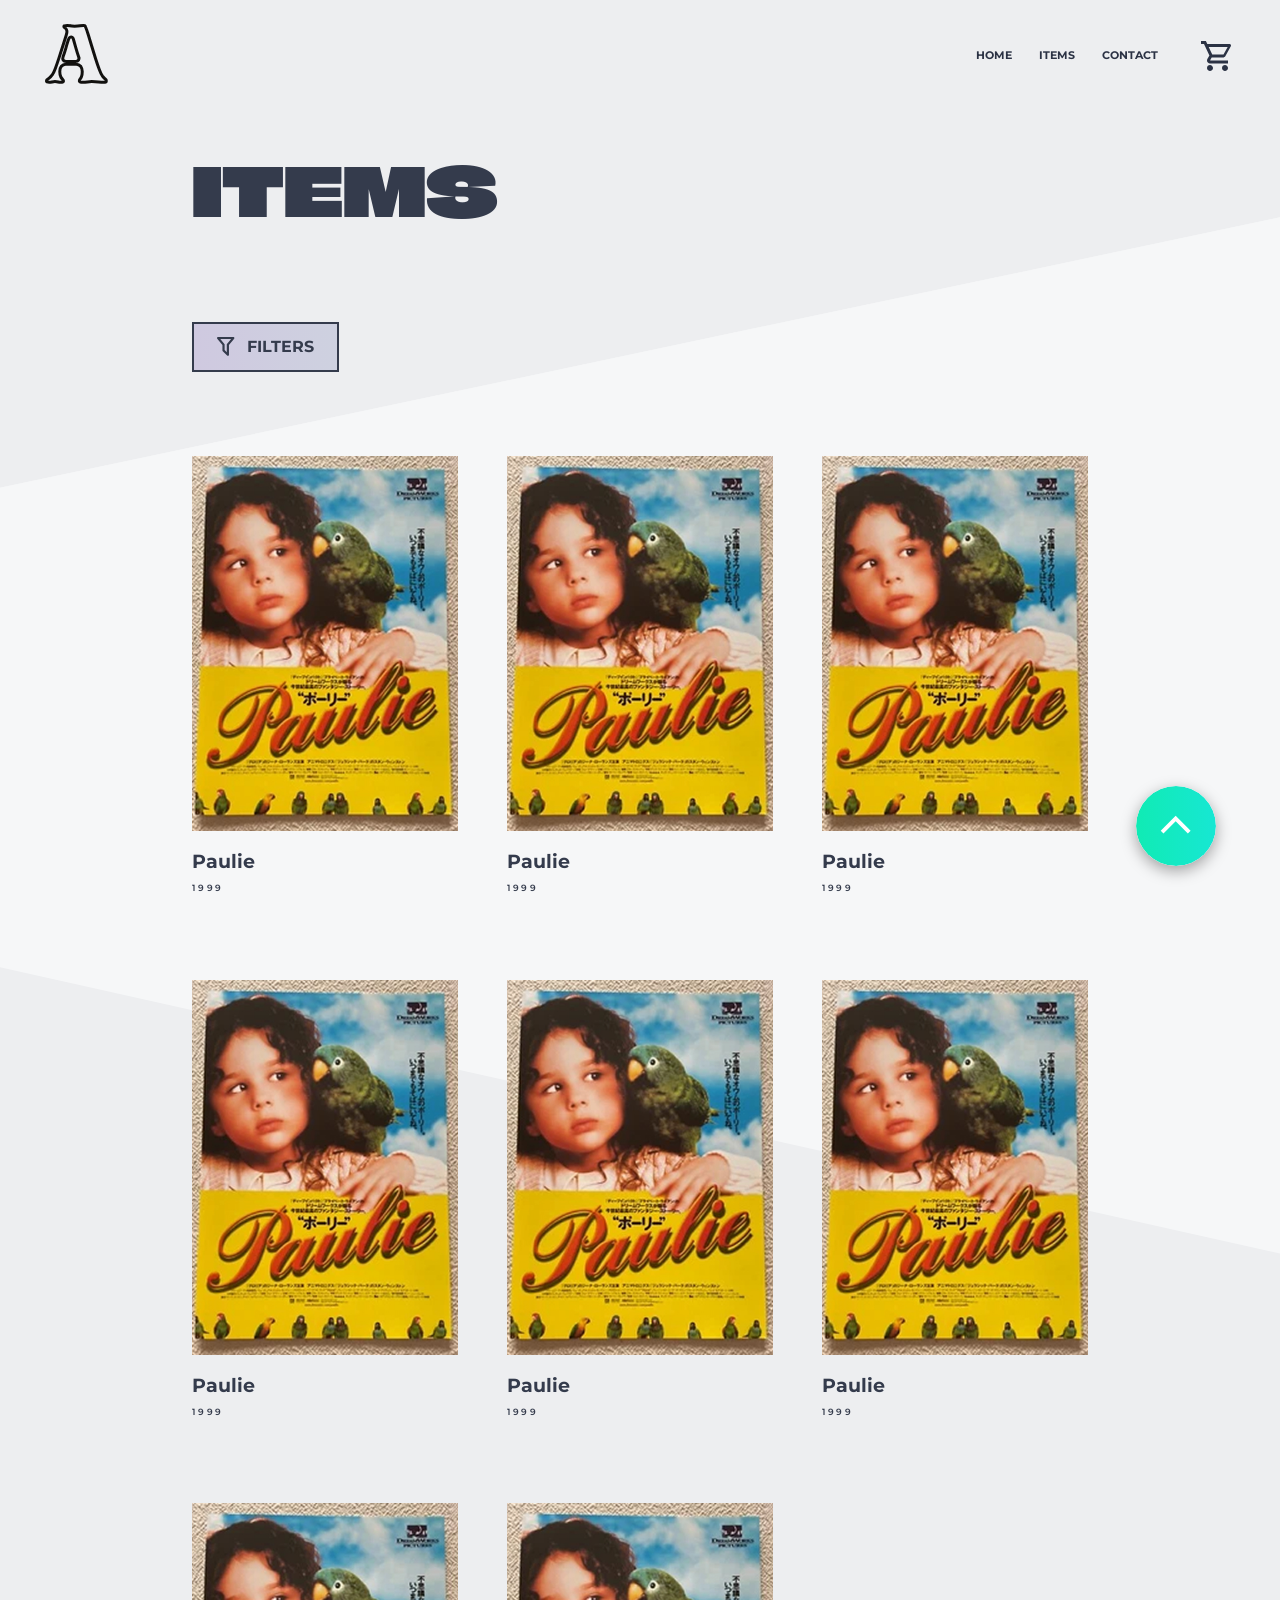
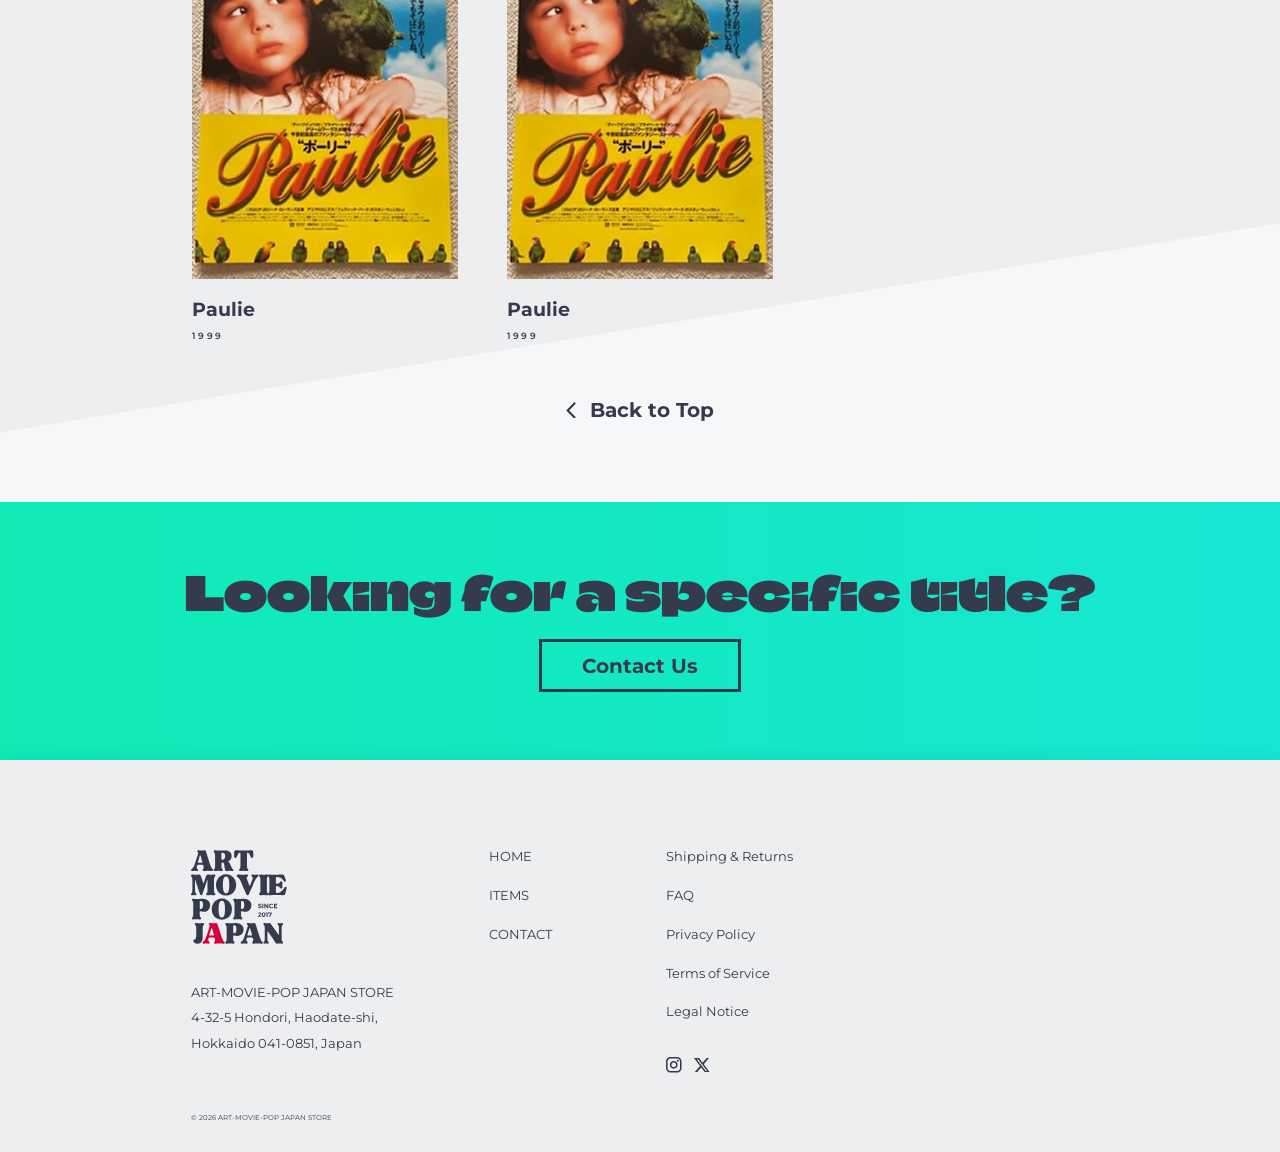
<file: items.html>
<!DOCTYPE html>
<html lang="ja">

<head>
    <meta charset="UTF-8">
    <meta name="viewport" content="width=device-width, initial-scale=1.0">
    <meta name="description"
        content="Discover authentic movie flyers, ticket stubs, and pop culture treasures from Japan. We ship unique collectibles for all kinds of films worldwide!">
    <meta name="keywords" content="">
    <meta name="robots" content="noindex, nofollow">
    <meta name="twitter:card" content="summary">
    <meta name="twitter:site" content="@username">
    <meta name="twitter:description"
        content="Discover authentic movie flyers, ticket stubs, and pop culture treasures from Japan. We ship unique collectibles for all kinds of films worldwide!">
    <meta name="twitter:title" content="ART-MOVIE-POP JAPAN STORE">
    <meta name="twitter:image" content="絶対パス">

    <!-- twitter以外のサービスとの連携 -->
    <!-- ↓ このページのタイトルを記入 -->
    <!-- <meta property="og:title" content="ART-MOVIE-POP JAPAN STORE"> -->
    <!-- ↓ 通常のサイトはcontent="website" -->
    <!-- <meta property="og:type" content="website"> -->
    <!-- ↓ ページのurlを記入 -->
    <!-- <meta property="og:url" content="絶対パス"> -->
    <!-- ↓ ページの概要説明を記入 -->
    <!-- <meta property="og:description" content=""> -->
    <!-- ↓ サイト名 -->
    <!-- <meta property="og:site_name" content=""> -->
    <!-- ↓ ページリンクを貼り付けた際の画像 -->
    <!-- <meta property="og:image" content="絶対パス"> -->

    <link rel="icon" href="images/favicon.ico">
    <link rel="apple-touch-icon" sizes="180x180" href="images/apple-touch-icon.png">
    <link rel="icon" sizes="192x192" href="images/apple-touch-icon.png">
    <title>ITEMS | ART-MOVIE-POP JAPAN STORE</title>
    <link rel="preconnect" href="https://fonts.googleapis.com">
    <link rel="preconnect" href="https://fonts.gstatic.com" crossorigin>
    <link
        href="https://fonts.googleapis.com/css2?family=Climate+Crisis:YEAR@1979&family=Montserrat:ital,wght@0,100..900;1,100..900&display=swap"
        rel="stylesheet">
    <link rel="stylesheet" href="css/style.css">
</head>

<body id="items">
    <div class="wrapper">
        <header class="header">
            <h1 class="header__logo"><a href="index.html" class="header__link"><svg viewBox="0 0 42 40" fill="none"
                        xmlns="http://www.w3.org/2000/svg">
                        <path
                            d="M25.5977 1C26.0607 1 26.3914 1.06396 26.6201 1.15332C26.6343 1.16479 26.6858 1.2086 26.7666 1.32227C26.8901 1.49615 27.038 1.7701 27.2002 2.17188L27.2021 2.17871L27.2051 2.18555C27.6455 3.23202 28.2218 4.89801 28.9346 7.20898V7.20996C29.6484 9.52327 30.4263 12.0862 31.2686 14.8975C32.1139 17.7148 32.9714 20.4931 33.8418 23.2324C34.7151 25.9789 35.5384 28.3785 36.3125 30.4316L36.3135 30.4326C37.0768 32.4553 37.7576 33.9371 38.3662 34.7432L38.3818 34.7627C39.2544 35.8607 40.0177 36.6893 40.6523 37.1426H40.6533C40.8362 37.273 41 37.5002 41 38.0469C41 38.6101 40.8345 38.6902 40.7803 38.7178H40.7793C40.4621 38.8793 39.9485 39 39.165 39C38.2435 39 37.1204 38.9255 35.79 38.7715C34.3925 38.6096 32.8853 38.5303 31.2705 38.5303C30.4416 38.5303 29.4578 38.6135 28.3301 38.7744C27.2751 38.9251 26.2623 39 25.292 39C24.4609 39 23.8178 38.8808 23.332 38.6826H23.3301C23.1822 38.6225 23.122 38.5564 23.0879 38.501C23.0482 38.4363 22.9961 38.3039 22.9961 38.0469C22.9961 37.3664 23.147 37.1296 23.207 37.0684C23.6407 36.6264 24.0154 36.0419 24.3486 35.3604L24.3496 35.3613C24.7651 34.5135 24.9121 33.2424 24.9121 31.7178C24.9121 30.4545 24.6333 29.3281 23.9736 28.4414L23.8369 28.2676C23.0892 27.3667 22.0946 26.8907 20.9238 26.8906H13.873C12.701 26.8906 11.7041 27.3669 10.9551 28.2686C10.1984 29.1799 9.88283 30.3713 9.88281 31.7178C9.88281 33.2708 10.085 34.5958 10.6406 35.5156C11.08 36.2428 11.5478 36.8543 12.0557 37.3076H12.0566C12.2208 37.4538 12.335 37.6612 12.335 38.0469C12.3349 38.2837 12.2892 38.4167 12.249 38.4893C12.2222 38.5377 12.1835 38.586 12.1152 38.6328L12.0371 38.6787C11.633 38.8843 11.154 39 10.5771 39C9.75137 39 9.19433 38.9235 8.85254 38.8135C8.23058 38.6125 7.48978 38.5303 6.66699 38.5303C5.94726 38.5303 5.29019 38.5928 4.7207 38.7432L4.48242 38.8135C4.14188 38.9234 3.58555 39 2.75977 39C2.25316 39 1.82165 38.9111 1.4502 38.751L1.29492 38.6787C1.17716 38.6183 1.12137 38.5544 1.08594 38.4902C1.0458 38.4176 1.00003 38.2843 1 38.0469C1 37.738 1.06516 37.5784 1.13574 37.4873L1.20605 37.416L1.20703 37.415C1.58323 37.108 2.10077 36.6947 2.7627 36.1758C3.53589 35.5702 4.34208 34.6492 5.18262 33.4707L5.18848 33.4609L5.19531 33.4521C5.66541 32.7611 6.19107 31.6168 6.77637 30.0869L7.03125 29.4072C7.7264 27.5181 8.48405 25.3188 9.30371 22.8105C10.1227 20.3078 10.9532 17.7264 11.7969 15.0684C12.6406 12.4123 13.4191 9.96402 14.1338 7.72461C14.5149 6.60587 14.7488 5.58162 14.6504 4.78027L14.626 4.62207L14.5674 4.3584C14.435 3.83995 14.2015 3.36637 13.8369 2.98242L13.6436 2.79785C13.3083 2.5081 12.9975 2.24406 12.7119 2.00586L12.71 2.00391L12.6914 1.9668C12.6729 1.91723 12.6494 1.81618 12.6494 1.6416C12.6494 1.41917 12.6979 1.34158 12.708 1.32715C12.7108 1.3231 12.7265 1.29681 12.7949 1.2666L12.8828 1.23535C13.4131 1.08332 14.0461 1.00002 14.792 1C15.7276 1 16.3511 1.07709 16.7207 1.18945V1.19043C17.3913 1.39631 18.4495 1.46971 19.7734 1.46973C21.277 1.46973 22.4998 1.39131 23.4092 1.2168L23.4082 1.21582C24.1701 1.07058 24.8996 1 25.5977 1ZM17.3975 8.60938C16.7814 8.60938 16.4113 9.05412 16.2666 9.25098C16.0802 9.5046 15.9216 9.82678 15.7822 10.168L15.7734 10.1914L15.7646 10.2158C15.3741 11.3299 14.9565 12.6463 14.5117 14.1631L14.0576 15.7471C13.4507 17.9122 12.7946 19.9721 12.0889 21.9248L12.0859 21.9336L12.083 21.9414C11.8532 22.6147 11.7197 23.4516 12.167 24.1514C12.6383 24.8883 13.4775 25.0625 14.1787 25.0625H20.3877C21.0887 25.0625 21.9264 24.8879 22.3975 24.1514C22.8438 23.4534 22.7128 22.6192 22.4844 21.9463H22.4854C21.8261 19.9847 21.191 17.9297 20.5811 15.7822C19.9683 13.6217 19.4588 11.8129 19.0518 10.3555L19.0479 10.3447L19.0449 10.335L18.9531 10.0557C18.8552 9.78062 18.7369 9.51991 18.5879 9.30078C18.4137 9.04468 18.0658 8.66114 17.5107 8.61426L17.3975 8.60938Z"
                            stroke="#343B4C" stroke-width="2" />
                    </svg>
                </a></h1>
            <div class="header__box">
                <div class="btn">
                    <!-- カートボタン -->
                    <div class="cart">
                        <a href="#" class="cart__link"><svg viewBox="0 0 21 21" fill="none"
                                xmlns="http://www.w3.org/2000/svg">
                                <path
                                    d="M16.8 16.8C17.357 16.8 17.8911 17.0212 18.2849 17.4151C18.6787 17.8089 18.9 18.343 18.9 18.9C18.9 19.457 18.6787 19.9911 18.2849 20.3849C17.8911 20.7787 17.357 21 16.8 21C16.243 21 15.7089 20.7787 15.3151 20.3849C14.9212 19.9911 14.7 19.457 14.7 18.9C14.7 17.7345 15.6345 16.8 16.8 16.8ZM0 0H3.4335L4.4205 2.1H19.95C20.2285 2.1 20.4955 2.21062 20.6925 2.40754C20.8894 2.60445 21 2.87152 21 3.15C21 3.3285 20.9475 3.507 20.874 3.675L17.115 10.4685C16.758 11.109 16.065 11.55 15.2775 11.55H7.455L6.51 13.2615L6.4785 13.3875C6.4785 13.4571 6.50616 13.5239 6.55538 13.5731C6.60461 13.6223 6.67138 13.65 6.741 13.65H18.9V15.75H6.3C5.74304 15.75 5.2089 15.5287 4.81508 15.1349C4.42125 14.7411 4.2 14.207 4.2 13.65C4.2 13.2825 4.2945 12.936 4.452 12.642L5.88 10.0695L2.1 2.1H0V0ZM6.3 16.8C6.85695 16.8 7.3911 17.0212 7.78492 17.4151C8.17875 17.8089 8.4 18.343 8.4 18.9C8.4 19.457 8.17875 19.9911 7.78492 20.3849C7.3911 20.7787 6.85695 21 6.3 21C5.74304 21 5.2089 20.7787 4.81508 20.3849C4.42125 19.9911 4.2 19.457 4.2 18.9C4.2 17.7345 5.1345 16.8 6.3 16.8ZM15.75 9.45L18.669 4.2H5.397L7.875 9.45H15.75Z"
                                    fill="#343B4C" />
                            </svg>
                        </a>
                    </div>
                    <!-- バーガーボタン -->
                    <div id="btn__burger" class="btn__burger">
                        <span id="btn__top" class="btn__top"></span>
                        <span id="btn__middle" class="btn__middle"></span>
                        <span id="btn__bottom" class="btn__bottom"></span>
                    </div>
                </div>
                <!-- ナビゲーション -->
                <nav id="gnav" class="gnav">
                    <div class="box__text">
                        <div class="box__weight">
                            <ul class="gnav__nav">
                                <li class="gnav__list"><a href="index.html" class="gnav__link">HOME</a></li>
                                <li class="gnav__list"><a href="items.html" class="gnav__link">ITEMS</a></li>
                                <li class="gnav__list"><a href="contact.html" class="gnav__link">CONTACT</a></li>
                            </ul>
                        </div>
                        <div class="box__thin">
                            <ul class="gnav__nav">
                                <li class="gnav__list"><a href="shipping.html" class="gnav__link">Shipping &amp;
                                        Returns</a>
                                </li>
                                <li class="gnav__list"><a href="faq.html" class="gnav__link">FAQ</a></li>
                            </ul>
                        </div>
                    </div>
                    <div class="box__sns">
                        <p class="gnav__insta"><a href="https://www.instagram.com/art_movie_pop_japan_store/"
                                target="_blank" class="gnav__link"><svg viewBox="0 0 24 24" fill="none"
                                    xmlns="http://www.w3.org/2000/svg">
                                    <path
                                        d="M6.76667 0H16.5667C20.3 0 23.3333 3.03333 23.3333 6.76667V16.5667C23.3333 18.3613 22.6204 20.0824 21.3514 21.3514C20.0824 22.6204 18.3613 23.3333 16.5667 23.3333H6.76667C3.03333 23.3333 0 20.3 0 16.5667V6.76667C0 4.97203 0.712915 3.25091 1.98191 1.98191C3.25091 0.712915 4.97203 0 6.76667 0ZM6.53333 2.33333C5.41942 2.33333 4.35114 2.77583 3.56348 3.56348C2.77583 4.35114 2.33333 5.41942 2.33333 6.53333V16.8C2.33333 19.1217 4.21167 21 6.53333 21H16.8C17.9139 21 18.9822 20.5575 19.7698 19.7698C20.5575 18.9822 21 17.9139 21 16.8V6.53333C21 4.21167 19.1217 2.33333 16.8 2.33333H6.53333ZM17.7917 4.08333C18.1784 4.08333 18.5494 4.23698 18.8229 4.51047C19.0964 4.78396 19.25 5.15489 19.25 5.54167C19.25 5.92844 19.0964 6.29937 18.8229 6.57286C18.5494 6.84635 18.1784 7 17.7917 7C17.4049 7 17.034 6.84635 16.7605 6.57286C16.487 6.29937 16.3333 5.92844 16.3333 5.54167C16.3333 5.15489 16.487 4.78396 16.7605 4.51047C17.034 4.23698 17.4049 4.08333 17.7917 4.08333ZM11.6667 5.83333C13.2138 5.83333 14.6975 6.44791 15.7915 7.54188C16.8854 8.63584 17.5 10.1196 17.5 11.6667C17.5 13.2138 16.8854 14.6975 15.7915 15.7915C14.6975 16.8854 13.2138 17.5 11.6667 17.5C10.1196 17.5 8.63584 16.8854 7.54188 15.7915C6.44791 14.6975 5.83333 13.2138 5.83333 11.6667C5.83333 10.1196 6.44791 8.63584 7.54188 7.54188C8.63584 6.44791 10.1196 5.83333 11.6667 5.83333ZM11.6667 8.16667C10.7384 8.16667 9.84817 8.53541 9.19179 9.19179C8.53541 9.84817 8.16667 10.7384 8.16667 11.6667C8.16667 12.5949 8.53541 13.4852 9.19179 14.1415C9.84817 14.7979 10.7384 15.1667 11.6667 15.1667C12.5949 15.1667 13.4852 14.7979 14.1415 14.1415C14.7979 13.4852 15.1667 12.5949 15.1667 11.6667C15.1667 10.7384 14.7979 9.84817 14.1415 9.19179C13.4852 8.53541 12.5949 8.16667 11.6667 8.16667Z"
                                        fill="#343B4C" />
                                </svg>
                            </a></p>
                        <p class="gnav__x"><a href="#" target="_blank" class="gnav__link"><svg viewBox="0 0 24 22"
                                    fill="none" xmlns="http://www.w3.org/2000/svg">
                                    <path
                                        d="M18.9 0H22.5806L14.5406 9.21257L24 21.7509H16.5943L10.7897 14.148L4.15543 21.7509H0.471429L9.07029 11.8937L0 0.00171426H7.59429L12.8331 6.94971L18.9 0ZM17.6057 19.5429H19.6457L6.48 2.09314H4.29257L17.6057 19.5429Z"
                                        fill="#343B4C" />
                                </svg>
                            </a></p>
                    </div>
                </nav>
            </div>
        </header>

        <!-- To Top ボタン -->
        <div class="totop">
            <a href="#" class="totop__link">
                <svg viewBox="0 0 64 64" fill="none" xmlns="http://www.w3.org/2000/svg">
                    <circle cx="32" cy="32" r="32" fill="url(#paint0_linear_434_496)" />
                    <path fill-rule="evenodd" clip-rule="evenodd"
                        d="M31.7365 23.875L43.6839 35.8193L41.4922 38.0141L31.7365 28.2584L21.9839 38.0141L19.7891 35.8193L31.7365 23.875Z"
                        fill="white" />
                    <defs>
                        <linearGradient id="paint0_linear_434_496" x1="0" y1="32" x2="64" y2="32"
                            gradientUnits="userSpaceOnUse">
                            <stop stop-color="#10EBB4" />
                            <stop offset="1" stop-color="#17E7D3" />
                        </linearGradient>
                    </defs>
                </svg>
            </a>
        </div>

        <main class="main">
            <h2 class="items__ttl"><span>I</span><span>T</span><span>E</span><span>M</span><span>S</span></h2>
            <div class="filters__btn">
                <svg viewBox="0 0 13 14" fill="none" xmlns="http://www.w3.org/2000/svg">
                    <path
                        d="M8.93716 13.1271C8.96966 13.3604 8.88842 13.6093 8.70157 13.7726C8.62641 13.8447 8.53714 13.9019 8.43886 13.9409C8.34059 13.9799 8.23523 14 8.12884 14C8.02244 14 7.91709 13.9799 7.81881 13.9409C7.72053 13.9019 7.63126 13.8447 7.5561 13.7726L4.29843 10.6541C4.20988 10.5712 4.14254 10.4697 4.10168 10.3578C4.06081 10.2458 4.04752 10.1263 4.06284 10.0086V6.02696L0.171501 1.25983C0.0395761 1.09771 -0.0199511 0.892191 0.00592682 0.688185C0.0318047 0.48418 0.140984 0.298273 0.309607 0.171088C0.463961 0.0622138 0.634562 0 0.813287 0H12.1867C12.3654 0 12.536 0.0622138 12.6904 0.171088C12.859 0.298273 12.9682 0.48418 12.9941 0.688185C13.0199 0.892191 12.9604 1.09771 12.8285 1.25983L8.93716 6.02696V13.1271ZM2.47056 1.55534L5.68761 5.49037V9.78312L7.31239 11.3385V5.48259L10.5294 1.55534H2.47056Z"
                        fill="#343B4C" />
                </svg>
                <p class="filters__txt">FILTERS</p>
            </div>

            <!-- フィルター -->
            <div id="filters" class="filters">
                <div class="filters__box">
                    <p class="filters__count">FILTERS (0)</p>
                    <button class="filters__clear">Clear All</button>
                </div>
                <div class="filters__list">
                    <p class="filters__item" data-filter="a-bathing-ape">A BATHING APE</p>
                    <p class="filters__item" data-filter="andy-warhol">Andy Warhol</p>
                    <p class="filters__item" data-filter="arnold-schwarzenegger">Arnold Schwarzenegger</p>
                    <p class="filters__item" data-filter="art">ART</p>
                    <p class="filters__item" data-filter="books-and-magazines">Books &amp; Magazines</p>
                    <p class="filters__item" data-filter="bruce-lee">Bruce Lee</p>
                    <p class="filters__item" data-filter="catherine-deneuve">Catherine Deneuve</p>
                    <p class="filters__item" data-filter="comme-des-garcons">COMME des GARÇONS</p>
                    <p class="filters__item" data-filter="jackie-chan">Jackie Chan</p>
                    <p class="filters__item" data-filter="jane-birkin">Jane Birkin</p>
                    <p class="filters__item" data-filter="japanese-anime-manga">Japanese Anime / Manga</p>
                    <p class="filters__item" data-filter="japanese-traditional-culture">Japanese Traditional Culture</p>
                    <p class="filters__item" data-filter="katsuhiro-otomo">Katsuhiro Otomo</p>
                    <p class="filters__item" data-filter="kiss">KISS</p>
                    <p class="filters__item" data-filter="madonna">MADONNA</p>
                    <p class="filters__item" data-filter="movie-lobby-cards">Movie Lobby Cards</p>
                    <p class="filters__item" data-filter="movie-memorabilia">Movie Memorabilia</p>
                    <p class="filters__item" data-filter="movie-mini-posters-and-flyers">Movie Mini Posters &amp; Flyers
                    </p>
                    <p class="filters__item" data-filter="movie-press-sheets">Movie Press Sheets</p>
                    <p class="filters__item" data-filter="movie-preview-invitations">Movie Preview Invitations</p>
                    <p class="filters__item" data-filter="movie-programs">Movie Programs</p>
                    <p class="filters__item" data-filter="movie-ticket-stubs">Movie Ticket Stubs</p>
                    <p class="filters__item" data-filter="music">Music</p>
                    <p class="filters__item" data-filter="sophie-marceau">Sophie Marceau</p>
                    <p class="filters__item" data-filter="sylvester-stallone">Sylvester Stallone</p>
                    <p class="filters__item" data-filter="yayoi-kusama">Yayoi Kusama</p>
                    <p class="filters__item" data-filter="yoshitomo-nara">Yoshitomo Nara</p>
                    <p class="filters__item" data-filter="other">Other</p>
                </div>
                <div class="filters__close">
                    <svg viewBox="0 0 26 26" fill="none" xmlns="http://www.w3.org/2000/svg">
                        <path
                            d="M2.56667 25.6667L0 23.1L10.2667 12.8333L0 2.56667L2.56667 0L12.8333 10.2667L23.1 0L25.6667 2.56667L15.4 12.8333L25.6667 23.1L23.1 25.6667L12.8333 15.4L2.56667 25.6667Z"
                            fill="#343B4C" />
                    </svg>

                </div>
            </div>

            <div class="items">
                <div class="items__container">
                    <div class="items__items flex">
                        <a class="items__box box" href="details.html" data-category="movie-mini-posters-and-flyers">
                            <div class="items__image image">
                                <img src="images/product/product01.jpg"
                                    alt="Paulie Gena Rowlands 1999 Movie Flyer Japan Mini Poster 7x10">
                                <div class="image__overlay">
                                    <p id="country-01" class="overlay__text"><span
                                            class="overlay__label">COUNTRY:</span><br>United States</p>
                                    <p id="title-01" class="overlay__text"><span class="overlay__label">ORIGINAL
                                            TITLE:</span><br>Paulie</p>
                                    <p id="condition-01" class="overlay__text"><span
                                            class="overlay__label">CONDITION:</span><br>Pre-Owned</p>
                                </div>
                            </div>
                            <div class="items__txt">
                                <p class="items__title itemtitle">Paulie</p>
                                <p class="items__year year">1999</p>
                            </div>
                        </a>
                        <a class="items__box box" href="details.html" data-category="movie-mini-posters-and-flyers">
                            <div class="items__image image">
                                <img src="images/product/product01.jpg"
                                    alt="Paulie Gena Rowlands 1999 Movie Flyer Japan Mini Poster 7x10">
                                <div class="image__overlay">
                                    <p id="country-01" class="overlay__text"><span
                                            class="overlay__label">COUNTRY:</span><br>United States</p>
                                    <p id="title-01" class="overlay__text"><span class="overlay__label">ORIGINAL
                                            TITLE:</span><br>Paulie</p>
                                    <p id="condition-01" class="overlay__text"><span
                                            class="overlay__label">CONDITION:</span><br>Pre-Owned</p>
                                </div>
                            </div>
                            <div class="items__txt">
                                <p class="items__title itemtitle">Paulie</p>
                                <p class="items__year year">1999</p>
                            </div>
                        </a>
                        <a class="items__box box" href="details.html">
                            <div class="items__image image">
                                <img src="images/product/product01.jpg"
                                    alt="Paulie Gena Rowlands 1999 Movie Flyer Japan Mini Poster 7x10">
                                <div class="image__overlay">
                                    <p id="country-01" class="overlay__text"><span
                                            class="overlay__label">COUNTRY:</span><br>United States</p>
                                    <p id="title-01" class="overlay__text"><span class="overlay__label">ORIGINAL
                                            TITLE:</span><br>Paulie</p>
                                    <p id="condition-01" class="overlay__text"><span
                                            class="overlay__label">CONDITION:</span><br>Pre-Owned</p>
                                </div>
                            </div>
                            <div class="items__txt">
                                <p class="items__title itemtitle">Paulie</p>
                                <p class="items__year year">1999</p>
                            </div>
                        </a>
                        <a class="items__box box" href="details.html">
                            <div class="items__image image">
                                <img src="images/product/product01.jpg"
                                    alt="Paulie Gena Rowlands 1999 Movie Flyer Japan Mini Poster 7x10">
                                <div class="image__overlay">
                                    <p id="country-01" class="overlay__text"><span
                                            class="overlay__label">COUNTRY:</span><br>United States</p>
                                    <p id="title-01" class="overlay__text"><span class="overlay__label">ORIGINAL
                                            TITLE:</span><br>Paulie</p>
                                    <p id="condition-01" class="overlay__text"><span
                                            class="overlay__label">CONDITION:</span><br>Pre-Owned</p>
                                </div>
                            </div>
                            <div class="items__txt">
                                <p class="items__title itemtitle">Paulie</p>
                                <p class="items__year year">1999</p>
                            </div>
                        </a>
                        <a class="items__box box" href="details.html">
                            <div class="items__image image">
                                <img src="images/product/product01.jpg"
                                    alt="Paulie Gena Rowlands 1999 Movie Flyer Japan Mini Poster 7x10">
                                <div class="image__overlay">
                                    <p id="country-01" class="overlay__text"><span
                                            class="overlay__label">COUNTRY:</span><br>United States</p>
                                    <p id="title-01" class="overlay__text"><span class="overlay__label">ORIGINAL
                                            TITLE:</span><br>Paulie</p>
                                    <p id="condition-01" class="overlay__text"><span
                                            class="overlay__label">CONDITION:</span><br>Pre-Owned</p>
                                </div>
                            </div>
                            <div class="items__txt">
                                <p class="items__title itemtitle">Paulie</p>
                                <p class="items__year year">1999</p>
                            </div>
                        </a>
                        <a class="items__box box" href="details.html">
                            <div class="items__image image">
                                <img src="images/product/product01.jpg"
                                    alt="Paulie Gena Rowlands 1999 Movie Flyer Japan Mini Poster 7x10">
                                <div class="image__overlay">
                                    <p id="country-01" class="overlay__text"><span
                                            class="overlay__label">COUNTRY:</span><br>United States</p>
                                    <p id="title-01" class="overlay__text"><span class="overlay__label">ORIGINAL
                                            TITLE:</span><br>Paulie</p>
                                    <p id="condition-01" class="overlay__text"><span
                                            class="overlay__label">CONDITION:</span><br>Pre-Owned</p>
                                </div>
                            </div>
                            <div class="items__txt">
                                <p class="items__title itemtitle">Paulie</p>
                                <p class="items__year year">1999</p>
                            </div>
                        </a>
                        <a class="items__box box" href="details.html">
                            <div class="items__image image">
                                <img src="images/product/product01.jpg"
                                    alt="Paulie Gena Rowlands 1999 Movie Flyer Japan Mini Poster 7x10">
                                <div class="image__overlay">
                                    <p id="country-01" class="overlay__text"><span
                                            class="overlay__label">COUNTRY:</span><br>United States</p>
                                    <p id="title-01" class="overlay__text"><span class="overlay__label">ORIGINAL
                                            TITLE:</span><br>Paulie</p>
                                    <p id="condition-01" class="overlay__text"><span
                                            class="overlay__label">CONDITION:</span><br>Pre-Owned</p>
                                </div>
                            </div>
                            <div class="items__txt">
                                <p class="items__title itemtitle">Paulie</p>
                                <p class="items__year year">1999</p>
                            </div>
                        </a>
                        <a class="items__box box" href="details.html">
                            <div class="items__image image">
                                <img src="images/product/product01.jpg"
                                    alt="Paulie Gena Rowlands 1999 Movie Flyer Japan Mini Poster 7x10">
                                <div class="image__overlay">
                                    <p id="country-01" class="overlay__text"><span
                                            class="overlay__label">COUNTRY:</span><br>United States</p>
                                    <p id="title-01" class="overlay__text"><span class="overlay__label">ORIGINAL
                                            TITLE:</span><br>Paulie</p>
                                    <p id="condition-01" class="overlay__text"><span
                                            class="overlay__label">CONDITION:</span><br>Pre-Owned</p>
                                </div>
                            </div>
                            <div class="items__txt">
                                <p class="items__title itemtitle">Paulie</p>
                                <p class="items__year year">1999</p>
                            </div>
                        </a>
                    </div>
                    <a href="index.html" class="underlink">Back to Top<svg viewBox="0 0 8 14" fill="none"
                            xmlns="http://www.w3.org/2000/svg">
                            <path fill-rule="evenodd" clip-rule="evenodd"
                                d="M0 7L6.75817 0L8 1.28412L2.48016 7L8 12.7141L6.75817 14L0 7Z" fill="#343B4C" />
                        </svg>
                    </a>
                </div>
            </div>

            <!-- コンタクト -->
            <section class="contact">
                <p class="contact__txt">Looking for a<br class="br-sp"> specific title?</p>
                <div class="contact__btn">
                    <a href="contact.html" class="contact__link">Contact Us</a>
                </div>
            </section>
        </main>

        <!-- フッター -->
        <footer class="footer">
            <div class="footer__wrapper">
                <h1 class="footer__logo">
                    <svg viewBox="0 0 109 106" fill="none" xmlns="http://www.w3.org/2000/svg">
                        <path
                            d="M0.0390625 22.3234C0.0390625 21.9562 0.153655 21.6811 0.382839 21.4981C0.612023 21.3146 0.925223 21.07 1.32271 20.7643C1.71993 20.4588 2.16287 19.9698 2.65154 19.2977C2.927 18.9005 3.27078 18.1518 3.68287 17.0522C4.09551 15.952 4.54617 14.6683 5.03483 13.2012C5.52405 11.7344 6.02045 10.2218 6.52453 8.66379C7.02919 7.10527 7.49525 5.66871 7.92275 4.3545C8.16741 3.65235 8.25912 3.14081 8.19824 2.81963C8.1371 2.49871 8.00705 2.2541 7.80819 2.0858C7.60986 1.91776 7.42639 1.76488 7.25836 1.62743C7.09007 1.49025 7.00603 1.26878 7.00603 0.963012C7.00603 0.535497 7.19696 0.2683 7.57897 0.16087C7.96077 0.0537153 8.39658 0 8.8858 0C9.46593 0 9.90887 0.046002 10.2146 0.137731C10.5201 0.229735 11.0702 0.275461 11.8652 0.275461C12.7511 0.275461 13.4381 0.229735 13.9267 0.137731C14.4159 0.046002 14.8898 0 15.3481 0C15.6845 0 15.9674 0.046002 16.1965 0.137731C16.4257 0.229735 16.6472 0.535222 16.8609 1.05447C17.1364 1.69657 17.4879 2.69732 17.9154 4.057C18.3429 5.41668 18.8084 6.9218 19.3126 8.57235C19.8172 10.2224 20.329 11.8493 20.8485 13.4535C21.3686 15.0578 21.8578 16.4561 22.3162 17.6483C22.7746 18.8399 23.1564 19.6344 23.4621 20.0316C23.9814 20.6728 24.3937 21.1009 24.6995 21.3152C25.005 21.529 25.1579 21.8651 25.1579 22.3234C25.1579 22.7818 25.005 23.0875 24.6995 23.2402C24.3937 23.3927 23.9814 23.4693 23.4621 23.4693C22.8809 23.4693 22.1853 23.4233 21.3752 23.3316C20.5656 23.2396 19.6875 23.1939 18.7407 23.1939C18.2824 23.1939 17.7242 23.2396 17.067 23.3316C16.4103 23.4233 15.7762 23.4693 15.1652 23.4693C14.6149 23.4693 14.1487 23.3927 13.7669 23.2402C13.3849 23.0875 13.194 22.7818 13.194 22.3234C13.194 21.8651 13.2932 21.5367 13.4915 21.3383C13.6904 21.1395 13.8816 20.8566 14.0645 20.49C14.2479 20.1227 14.3399 19.4961 14.3399 18.6102C14.3399 17.9072 14.1716 17.3574 13.8353 16.9607C13.4995 16.5635 13.072 16.3646 12.5527 16.3646H8.33597C7.81591 16.3646 7.38757 16.5635 7.0512 16.9607C6.71541 17.3574 6.54764 17.9072 6.54764 18.6102C6.54764 19.4961 6.66997 20.1379 6.91458 20.5351C7.15919 20.9326 7.40328 21.2381 7.6473 21.4518C7.89191 21.6656 8.01425 21.9562 8.01425 22.3234C8.01425 22.7509 7.8459 23.049 7.50958 23.217C7.17379 23.385 6.79231 23.4693 6.36475 23.4693C5.84523 23.4693 5.44031 23.4233 5.14943 23.3316C4.85909 23.2396 4.48501 23.1939 4.02664 23.1939C3.56828 23.1939 3.19392 23.2396 2.90387 23.3316C2.61353 23.4233 2.20887 23.4693 1.68963 23.4693C1.26129 23.4693 0.878945 23.385 0.542606 23.217C0.206818 23.049 0.0390625 22.7509 0.0390625 22.3234ZM7.8313 13.0635C7.58669 13.7665 7.81591 14.118 8.51886 14.118H12.2321C12.9343 14.118 13.1634 13.7665 12.9197 13.0635C12.5222 11.903 12.1398 10.6887 11.7726 9.42079C11.406 8.15231 11.1008 7.09009 10.857 6.23425C10.7341 5.83705 10.5964 5.63815 10.4438 5.63815C10.3218 5.63815 10.1843 5.82161 10.0317 6.18797C9.72593 7.04381 9.38961 8.1137 9.02241 9.39768C8.65578 10.681 8.25885 11.903 7.8313 13.0635Z"
                            fill="#343B4C" />
                        <path
                            d="M25.7969 1.19109C25.7969 0.702703 25.9418 0.382065 26.2321 0.229184C26.5222 0.0765785 26.8814 0 27.3097 0C27.7981 0 28.3325 0.046002 28.9129 0.137731C29.4938 0.228909 30.0594 0.27436 30.6097 0.27436C31.5873 0.27436 32.5878 0.236346 33.6112 0.159768C34.635 0.0834651 35.7432 0.0451759 36.9354 0.0451759C38.0968 0.0451759 39.2273 0.121754 40.3269 0.27436C41.4271 0.427241 42.4127 0.725566 43.2832 1.16906C44.1542 1.612 44.8495 2.26925 45.3689 3.14026C45.8882 4.01072 46.148 5.16408 46.148 6.60008C46.148 8.09804 45.7505 9.32797 44.9558 10.2901C44.1616 11.2526 43.1383 11.9936 41.886 12.5137C42.2524 12.5137 42.6268 12.7583 43.0088 13.2475C43.3906 13.7362 43.7727 14.3623 44.1547 15.1261C44.5365 15.8903 44.9109 16.6924 45.2775 17.5326C45.6439 18.373 45.9954 19.1446 46.332 19.8476C46.6066 20.3971 46.889 20.7941 47.1793 21.0387C47.4702 21.2833 47.7225 21.4821 47.9363 21.6347C48.15 21.7876 48.2569 22.0474 48.2569 22.4138C48.2569 22.8421 48.15 23.1327 47.9363 23.2853C47.7225 23.4379 47.4473 23.5145 47.111 23.5145C46.7135 23.5145 46.2552 23.4685 45.7359 23.3768C45.2164 23.2847 44.6511 23.2391 44.0402 23.2391C43.7344 23.2391 43.1689 23.2847 42.3433 23.3768C41.5183 23.4685 40.8002 23.5145 40.1892 23.5145C39.5479 23.5145 39.0895 23.1862 38.8141 22.5294C38.5392 21.8722 38.3483 21.0546 38.2411 20.0767C38.1345 19.0983 38.0122 18.1127 37.8742 17.1194C37.7367 16.1263 37.5153 15.3013 37.2098 14.6447C36.904 13.9879 36.4002 13.6596 35.6981 13.6596C34.9339 13.6596 34.5522 14.0417 34.5522 14.8055V17.3265C34.5522 18.3961 34.6284 19.206 34.7813 19.7561C34.9339 20.3056 35.1174 20.7103 35.3312 20.9703C35.5449 21.2298 35.7281 21.4436 35.881 21.6116C36.0336 21.7799 36.1102 22.0322 36.1102 22.3686C36.1102 22.8269 35.9341 23.1327 35.5824 23.2853C35.2311 23.4379 34.7959 23.5145 34.2767 23.5145C33.7571 23.5145 33.1919 23.4685 32.581 23.3768C31.9697 23.2847 31.4499 23.2391 31.0218 23.2391C30.5635 23.2391 30.0208 23.2847 29.3944 23.3768C28.7686 23.4685 28.1805 23.5145 27.6304 23.5145C27.1108 23.5145 26.6753 23.4379 26.3235 23.2853C25.9724 23.1327 25.7969 22.8269 25.7969 22.3686C25.7969 22.0322 25.8732 21.7799 26.026 21.6116C26.1787 21.4436 26.3621 21.2298 26.5759 20.9703C26.7896 20.7103 26.9728 20.3056 27.1257 19.7561C27.2783 19.206 27.3549 18.3961 27.3549 17.3265V6.23314C27.3549 5.1638 27.2783 4.35422 27.1257 3.80468C26.9728 3.25458 26.7896 2.84993 26.5759 2.59044C26.3621 2.33041 26.1787 2.11637 26.026 1.94806C25.8732 1.78003 25.7969 1.52771 25.7969 1.19109ZM34.5059 9.6709C34.5059 10.0384 34.6204 10.2984 34.8497 10.451C35.0788 10.6039 35.346 10.6802 35.6518 10.6802C36.5994 10.6802 37.3632 10.321 37.9436 9.60257C38.5237 8.88418 38.8141 7.91399 38.8141 6.69152C38.8141 4.09419 37.7599 2.79539 35.6518 2.79539C35.346 2.79539 35.0788 2.87967 34.8497 3.04771C34.6204 3.21601 34.5059 3.48349 34.5059 3.84985V9.6709Z"
                            fill="#343B4C" />
                        <path
                            d="M50.2022 8.61757C49.561 8.61757 49.1943 8.23576 49.1026 7.47163C49.0106 6.70776 48.9648 5.73017 48.9648 4.53851V2.10893C48.9648 1.55884 49.1251 1.06989 49.4463 0.642376C49.7673 0.214309 50.2025 0 50.7521 0C51.9743 0 53.2577 0.046002 54.6017 0.137731C55.9467 0.229735 57.7348 0.275461 59.9657 0.275461C62.1653 0.275461 63.9302 0.229735 65.2588 0.137731C66.5884 0.046002 67.8641 0 69.0869 0C69.6369 0 70.0494 0.214309 70.3239 0.642376C70.5995 1.06989 70.7375 1.55884 70.7375 2.10893V3.98869C70.7375 4.78284 70.7296 5.53127 70.7142 6.23425C70.6989 6.93724 70.6069 7.51019 70.4387 7.95313C70.271 8.39607 69.9585 8.61757 69.4999 8.61757C68.9187 8.61757 68.422 8.31975 68.009 7.72396C67.597 7.12838 67.2225 6.44855 66.8862 5.68442C66.5508 4.92057 66.2071 4.24073 65.8548 3.64491C65.5036 3.04853 65.0684 2.75021 64.5495 2.75021C63.8773 2.75021 63.541 3.1017 63.541 3.80468V17.2814C63.541 18.351 63.6176 19.1608 63.7705 19.711C63.9228 20.2605 64.1063 20.6651 64.32 20.9252C64.5342 21.1846 64.7172 21.3984 64.87 21.5665C65.0224 21.7347 65.0991 21.9871 65.0991 22.3234C65.0991 22.7818 64.9229 23.0875 64.5712 23.2402C64.22 23.3927 63.7848 23.4693 63.2659 23.4693C62.6852 23.4693 62.0818 23.4233 61.4556 23.3316C60.8288 23.2396 60.2862 23.1939 59.8282 23.1939C59.3696 23.1939 58.827 23.2396 58.2003 23.3316C57.5746 23.4233 56.9865 23.4693 56.4364 23.4693C55.9171 23.4693 55.4813 23.3927 55.1295 23.2402C54.7784 23.0875 54.6028 22.7818 54.6028 22.3234C54.6028 21.9871 54.6795 21.7347 54.8323 21.5665C54.9846 21.3984 55.1681 21.1846 55.3818 20.9252C55.596 20.6651 55.779 20.2605 55.9319 19.711C56.0842 19.1608 56.1609 18.351 56.1609 17.2814V3.80468C56.1609 3.1017 55.825 2.75021 55.1528 2.75021C54.6636 2.75021 54.2357 3.04853 53.8692 3.64491C53.5027 4.24073 53.151 4.92057 52.8147 5.68442C52.4789 6.44855 52.1046 7.12838 51.6919 7.72396C51.2798 8.31975 50.7832 8.61757 50.2022 8.61757Z"
                            fill="#343B4C" />
                        <path
                            d="M0 28.5545C0 28.1264 0.160319 27.8512 0.481507 27.7292C0.80242 27.6066 1.20707 27.5452 1.69574 27.5452C2.27669 27.5452 2.91108 27.5912 3.59863 27.6829C4.28618 27.7749 4.92002 27.8206 5.50042 27.8206C6.14222 27.8206 6.73061 27.7675 7.26557 27.6609C7.80022 27.5537 8.31176 27.5 8.80045 27.5C9.31971 27.5 9.80095 27.6452 10.2439 27.9352C10.6874 28.2256 11.0772 28.814 11.4129 29.7004C11.4129 29.7004 11.6344 30.3802 12.0773 31.7399C12.5209 33.0996 13.0943 34.7882 13.7973 36.8051C14.0411 37.4772 14.2854 37.4772 14.53 36.8051C15.2639 34.7882 15.8445 33.0996 16.2721 31.7399C16.6996 30.3802 16.9134 29.7004 16.9134 29.7004C17.2497 28.814 17.6317 28.2256 18.0592 27.9352C18.4873 27.6452 18.9457 27.5 19.4344 27.5C19.8624 27.5 20.306 27.5537 20.7643 27.6609C21.2227 27.7675 21.6959 27.8206 22.1846 27.8206C22.7956 27.8206 23.4374 27.7749 24.1095 27.6829C24.7822 27.5912 25.4089 27.5452 25.9893 27.5452C26.5085 27.5452 26.9209 27.6066 27.2266 27.7292C27.5321 27.8512 27.685 28.1264 27.685 28.5545C27.685 28.9512 27.6084 29.2569 27.4558 29.4712C27.3029 29.6849 27.1198 29.9142 26.906 30.1588C26.6923 30.4028 26.5088 30.7921 26.3562 31.3267C26.2033 31.8617 26.127 32.6638 26.127 33.7331V44.8265C26.127 45.8961 26.2033 46.706 26.3562 47.2561C26.5088 47.8056 26.6923 48.2103 26.906 48.4703C27.1198 48.7298 27.3029 48.9436 27.4558 49.1116C27.6084 49.2799 27.685 49.5322 27.685 49.8686C27.685 50.3269 27.5093 50.6327 27.1583 50.7853C26.8071 50.9379 26.3716 51.0145 25.8515 51.0145C25.302 51.0145 24.7139 50.9685 24.0875 50.8768C23.4608 50.7847 22.9184 50.7391 22.4601 50.7391C22.0017 50.7391 21.459 50.7847 20.8326 50.8768C20.2059 50.9685 19.6178 51.0145 19.0686 51.0145C18.5485 51.0145 18.1127 50.9379 17.7617 50.7853C17.4106 50.6327 17.2351 50.3269 17.2351 49.8686C17.2351 49.5322 17.3114 49.2799 17.4642 49.1116C17.6169 48.9436 17.8004 48.7298 18.0141 48.4703C18.2279 48.2103 18.411 47.8056 18.5639 47.2561C18.7165 46.706 18.7931 45.8961 18.7931 44.8265C18.7931 44.2764 18.7931 43.5429 18.7931 42.6261C18.7931 41.7094 18.7854 40.7241 18.77 39.6699C18.7545 38.6151 18.7468 37.5684 18.7468 36.5296C18.7468 35.4912 18.7468 34.5898 18.7468 33.8257C18.7468 33.764 18.7008 33.7028 18.6091 33.6417C18.5179 33.5808 18.4419 33.6268 18.381 33.7794C18.1664 34.4516 17.8527 35.3914 17.44 36.5991C17.0279 37.8061 16.5773 39.1352 16.0881 40.5867C15.5994 42.0383 15.0956 43.5126 14.5763 45.0094C14.0568 46.5066 13.583 47.8817 13.1549 49.1347C12.9412 49.8069 12.7274 50.2884 12.5137 50.5793C12.2999 50.8693 11.9787 51.0145 11.5507 51.0145C11.2449 51.0145 10.9777 50.8462 10.7485 50.5098C10.5193 50.1735 10.2978 49.7151 10.0841 49.1347C9.62573 47.8817 9.15195 46.5143 8.66273 45.0326C8.17404 43.5503 7.6854 42.0761 7.19618 40.6098C6.70749 39.143 6.27227 37.8061 5.89047 36.5991C5.50841 35.3914 5.19521 34.4516 4.9506 33.7794C4.91975 33.6268 4.8506 33.5808 4.74345 33.6417C4.63684 33.7028 4.58368 33.764 4.58368 33.8257V44.8265C4.58368 45.8961 4.65998 46.7212 4.81287 47.3013C4.96547 47.8817 5.14893 48.3172 5.36269 48.6081C5.57645 48.8984 5.75963 49.143 5.91252 49.3419C6.06511 49.5402 6.14169 49.8074 6.14169 50.1429C6.14169 50.4796 6.04966 50.7087 5.86625 50.8305C5.68332 50.9531 5.45442 51.0145 5.17978 51.0145C4.84317 51.0145 4.46854 50.9685 4.0559 50.8768C3.64381 50.7847 3.28488 50.7391 2.97939 50.7391C2.67363 50.7391 2.33757 50.7847 1.9712 50.8768C1.60456 50.9685 1.25308 51.0145 0.916736 51.0145C0.672126 51.0145 0.457817 50.9531 0.27436 50.8305C0.0914535 50.7087 0 50.4796 0 50.1429C0 49.8074 0.076303 49.5402 0.229184 49.3419C0.38179 49.143 0.565247 48.8984 0.779006 48.6081C0.992764 48.3172 1.17594 47.8817 1.32883 47.3013C1.48143 46.7212 1.55801 45.8961 1.55801 44.8265V33.7331C1.55801 32.6638 1.48143 31.8617 1.32883 31.3267C1.17594 30.7921 0.992764 30.4028 0.779006 30.1588C0.565247 29.9142 0.38179 29.6849 0.229184 29.4712C0.076303 29.2569 0 28.9512 0 28.5545Z"
                            fill="#343B4C" />
                        <path
                            d="M39.8459 51.2563C37.7067 51.2563 35.7738 50.7445 34.0469 49.7215C32.3206 48.6976 30.9455 47.2842 29.9216 45.4816C28.8983 43.6784 28.3867 41.6003 28.3867 39.2473C28.3867 36.8946 28.8983 34.8168 29.9216 33.0141C30.9455 31.211 32.3206 29.7976 34.0469 28.7743C35.7738 27.7503 37.7067 27.2383 39.8459 27.2383C41.9849 27.2383 43.9175 27.7503 45.6439 28.7743C47.3707 29.7976 48.7381 31.211 49.746 33.0141C50.7545 34.8168 51.2588 36.8946 51.2588 39.2473C51.2588 41.6003 50.7545 43.6784 49.746 45.4816C48.7381 47.2842 47.3707 48.6976 45.6439 49.7215C43.9175 50.7445 41.9849 51.2563 39.8459 51.2563ZM36.179 39.2473C36.179 41.1116 36.2858 42.7696 36.4996 44.221C36.7134 45.6727 37.0874 46.8109 37.6224 47.6357C38.157 48.4607 38.8983 48.873 39.8459 48.873C40.7935 48.873 41.5268 48.4607 42.0463 47.6357C42.5656 46.8109 42.9245 45.6727 43.1228 44.221C43.3217 42.7696 43.4214 41.1116 43.4214 39.2473C43.4214 37.383 43.3217 35.7253 43.1228 34.2736C42.9245 32.8222 42.5656 31.6839 42.0463 30.8589C41.5268 30.0342 40.7935 29.6215 39.8459 29.6215C38.8983 29.6215 38.157 30.0342 37.6224 30.8589C37.0874 31.6839 36.7134 32.8222 36.4996 34.2736C36.2858 35.7253 36.179 37.383 36.179 39.2473Z"
                            fill="#343B4C" />
                        <path
                            d="M54.1259 31.2584C53.6981 30.8309 53.224 30.48 52.7048 30.205C52.1853 29.9296 51.9258 29.4863 51.9258 28.8751C51.9258 28.3558 52.1853 28.0043 52.7048 27.8206C53.224 27.6372 53.8509 27.5452 54.5845 27.5452C55.2874 27.5452 55.9977 27.5835 56.7154 27.6598C57.4341 27.7364 58.0683 27.7744 58.6183 27.7744C59.3207 27.7744 60.0537 27.7289 60.8174 27.6377C61.5817 27.546 62.2692 27.5 62.8801 27.5C63.4306 27.5 63.8887 27.5766 64.2552 27.7292C64.6228 27.8821 64.8063 28.1721 64.8063 28.5997C64.8063 29.028 64.646 29.3795 64.325 29.6541C64.0034 29.929 63.7057 30.2268 63.4301 30.5477C63.1551 30.8689 63.1096 31.3196 63.2937 31.8997C63.3852 32.2054 63.5528 32.6947 63.7972 33.3674C64.0415 34.0395 64.3165 34.773 64.6222 35.5677C64.9279 36.3619 65.2257 37.1332 65.516 37.8816C65.8069 38.6303 66.0592 39.2644 66.2729 39.7845C66.5474 40.4258 66.8229 40.4258 67.0985 39.7845C67.4036 39.0507 67.7702 38.1568 68.198 37.1026C68.6254 36.0487 69.0226 35.0328 69.3891 34.0549C69.7561 33.0765 70.001 32.3735 70.1226 31.9459C70.3062 31.3658 70.2681 30.9152 70.0084 30.594C69.7487 30.2731 69.451 29.9753 69.1146 29.7004C68.7782 29.4249 68.61 29.0734 68.61 28.6459C68.61 28.2179 68.7243 27.9272 68.9538 27.7744C69.1828 27.6217 69.4811 27.5452 69.8487 27.5452C70.276 27.5452 70.7335 27.5912 71.2222 27.6829C71.7114 27.7749 72.2006 27.8206 72.6899 27.8206C73.0564 27.8206 73.4689 27.7749 73.9275 27.6829C74.386 27.5912 74.8139 27.5452 75.2111 27.5452C75.6083 27.5452 75.9367 27.6217 76.1964 27.7744C76.4561 27.9272 76.5862 28.2327 76.5862 28.6911C76.5862 29.2415 76.326 29.7001 75.8061 30.0673C75.2867 30.4339 74.8133 30.8309 74.386 31.2584C73.9883 31.6559 73.5683 32.252 73.1251 33.0467C72.6825 33.8409 72.2541 34.6961 71.8415 35.6129C71.4295 36.5296 71.0551 37.4161 70.7187 38.2717C70.3823 39.1275 70.1073 39.8151 69.8936 40.3343C69.4663 41.4039 68.9924 42.527 68.472 43.7038C67.9526 44.88 67.4565 46.0105 66.9826 47.0952C66.5093 48.1803 66.1047 49.1199 65.7683 49.9138C65.4626 50.6476 64.9586 51.0145 64.2552 51.0145C63.5528 51.0145 63.0493 50.6476 62.7436 49.9138C62.4379 49.1199 62.0407 48.1803 61.5515 47.0952C61.0623 46.0105 60.5657 44.88 60.0616 43.7038C59.5576 42.527 59.0769 41.4039 58.6183 40.3343C58.4036 39.8151 58.1286 39.1275 57.7922 38.2717C57.4563 37.4161 57.0819 36.5296 56.6694 35.6129C56.2574 34.6961 55.8369 33.8409 55.4085 33.0467C54.9812 32.252 54.5538 31.6559 54.1259 31.2584Z"
                            fill="#343B4C" />
                        <path
                            d="M77.2617 49.8234C77.2617 49.4871 77.3379 49.2347 77.4907 49.0665C77.6436 48.8984 77.8271 48.6846 78.0408 48.4252C78.2544 48.1651 78.4374 47.7605 78.5903 47.211C78.7431 46.6608 78.8198 45.851 78.8198 44.7814V33.688C78.8198 32.6186 78.7431 31.809 78.5903 31.2595C78.4374 30.7094 78.2544 30.3047 78.0408 30.0453C77.8271 29.7852 77.6436 29.5712 77.4907 29.4029C77.3379 29.2349 77.2617 28.9825 77.2617 28.6459C77.2617 28.1876 77.4373 27.8821 77.7885 27.7292C78.1402 27.5766 78.5755 27.5 79.0954 27.5C79.6454 27.5 80.2335 27.546 80.8592 27.6377C81.4854 27.7297 82.028 27.7754 82.4866 27.7754C82.9451 27.7754 83.4872 27.7297 84.114 27.6377C84.7407 27.546 85.3288 27.5 85.8794 27.5C86.3988 27.5 86.8335 27.5766 87.1847 27.7292C87.5369 27.8821 87.7125 28.1876 87.7125 28.6459C87.7125 28.9825 87.6364 29.2349 87.4835 29.4029C87.3307 29.5712 87.1471 29.7852 86.9324 30.0453C86.7187 30.3047 86.5352 30.7094 86.3829 31.2595C86.23 31.809 86.1534 32.6186 86.1534 33.688V44.7814C86.1534 45.851 86.23 46.6608 86.3829 47.211C86.5352 47.7605 86.7187 48.1651 86.9324 48.4252C87.1471 48.6846 87.3307 48.8984 87.4835 49.0665C87.6364 49.2347 87.7125 49.4871 87.7125 49.8234C87.7125 50.2818 87.5369 50.5875 87.1847 50.7402C86.8335 50.8927 86.3988 50.9693 85.8794 50.9693C85.3288 50.9693 84.7407 50.9233 84.114 50.8316C83.4872 50.7396 82.9451 50.6939 82.4866 50.6939C82.028 50.6939 81.4854 50.7396 80.8592 50.8316C80.2335 50.9233 79.6454 50.9693 79.0954 50.9693C78.5755 50.9693 78.1402 50.8927 77.7885 50.7402C77.4373 50.5875 77.2617 50.2818 77.2617 49.8234Z"
                            fill="#343B4C" />
                        <path
                            d="M87.457 28.7099C87.457 28.2207 87.594 27.8997 87.869 27.7468C88.1446 27.5943 88.481 27.5177 88.8781 27.5177C89.3367 27.5177 89.8333 27.5637 90.368 27.6554C90.9027 27.7474 91.3993 27.7931 91.8579 27.7931C92.2239 27.7931 92.5756 27.7931 92.9109 27.7931C93.2473 27.7931 93.5683 27.7931 93.874 27.7931C95.86 27.7931 97.5715 27.74 99.0074 27.6333C100.444 27.5262 101.635 27.4876 102.583 27.5177C103.592 27.5485 104.332 27.6405 104.806 27.7931C105.279 27.946 105.7 28.4653 106.067 29.3512C106.525 30.4516 106.93 31.4678 107.281 32.3999C107.632 33.3321 107.8 34.0885 107.785 34.6686C107.77 35.249 107.427 35.5391 106.755 35.5391C106.357 35.5391 106.006 35.3714 105.7 35.0356C105.395 34.6992 105.051 34.2868 104.669 33.7982C104.287 33.309 103.813 32.8049 103.247 32.2854C102.683 31.7661 101.942 31.3155 101.025 30.9334C100.109 30.5516 98.9471 30.3147 97.5413 30.2227C97.2044 30.1918 96.9294 30.2839 96.7157 30.4982C96.502 30.7119 96.3952 30.9869 96.3952 31.3223V36.869C96.3952 37.6632 96.7771 38.0147 97.5413 37.9235C98.5795 37.7709 99.3506 37.5494 99.8552 37.2591C100.36 36.9682 100.726 36.6627 100.956 36.3424C101.185 36.0214 101.406 35.7463 101.62 35.5171C101.834 35.2879 102.156 35.1733 102.583 35.1733C103.225 35.1733 103.607 35.4102 103.729 35.884C103.851 36.3572 103.874 36.9148 103.798 37.5566C103.721 38.1979 103.683 38.7477 103.683 39.2061C103.683 39.6645 103.721 40.2071 103.798 40.8335C103.874 41.4602 103.851 42.018 103.729 42.5072C103.607 42.9959 103.225 43.2399 102.583 43.2399C102.156 43.2399 101.834 43.133 101.62 42.9193C101.406 42.7055 101.185 42.4383 100.956 42.1172C100.726 41.7962 100.36 41.4908 99.8552 41.2004C99.3506 40.9104 98.5795 40.704 97.5413 40.5812C96.7771 40.4903 96.3952 40.8418 96.3952 41.6356V47.3652C96.3952 47.7018 96.502 47.9767 96.7157 48.1905C96.9294 48.4043 97.2044 48.4963 97.5413 48.466C99.0381 48.3743 100.275 48.0688 101.253 47.5492C102.231 47.0292 103.034 46.4182 103.659 45.7158C104.286 45.0128 104.806 44.3253 105.219 43.6531C105.631 42.9804 106.021 42.4147 106.388 41.9563C106.754 41.4979 107.167 41.2687 107.625 41.2687C108.358 41.2687 108.687 41.6739 108.61 42.4841C108.534 43.2936 108.205 44.7373 107.625 46.8154C107.411 47.6404 107.228 48.3663 107.076 48.9927C106.923 49.6193 106.693 50.116 106.388 50.4823C106.082 50.8487 105.594 51.017 104.921 50.987C102.201 50.8641 99.8557 50.7876 97.8851 50.7567C95.9139 50.7264 94.195 50.7116 92.7284 50.7116C92.2699 50.7116 91.7273 50.7573 91.1005 50.8493C90.4743 50.941 89.8862 50.987 89.3367 50.987C88.8168 50.987 88.381 50.9104 88.0298 50.7578C87.6786 50.6052 87.503 50.2995 87.503 49.8411C87.503 49.5048 87.5797 49.2524 87.7326 49.0841C87.8849 48.9161 88.0684 48.7023 88.2821 48.4429C88.4958 48.1828 88.6714 47.7782 88.8089 47.2286C88.9464 46.6785 89.0151 45.8687 89.0151 44.799V33.7056C89.0151 32.6671 88.9384 31.8804 88.7856 31.3455C88.6327 30.8108 88.4497 30.4139 88.2361 30.1544C88.0224 29.8943 87.8389 29.6729 87.686 29.49C87.5332 29.3065 87.457 29.0465 87.457 28.7099Z"
                            fill="#343B4C" />
                        <path
                            d="M0.980469 77.3355C0.980469 76.9991 1.05677 76.7468 1.20965 76.5786C1.36226 76.4105 1.54572 76.1968 1.75948 75.9371C1.97323 75.6769 2.15642 75.2723 2.3093 74.7228C2.4619 74.1727 2.53848 73.363 2.53848 72.2936V66.7932C2.56933 65.5397 2.58476 64.3709 2.58476 63.2856C2.58476 62.2009 2.58476 61.5059 2.58476 61.1997C2.58476 60.1308 2.50818 59.3211 2.35557 58.7716C2.20269 58.2215 2.01951 57.8169 1.80575 57.5572C1.59199 57.297 1.40854 57.0834 1.25593 56.9147C1.10305 56.747 1.02675 56.4947 1.02675 56.1578C1.02675 55.6993 1.20221 55.3941 1.55343 55.2413C1.90437 55.0884 2.34015 55.0117 2.86022 55.0117C3.40949 55.0117 3.9976 55.0577 4.62427 55.1498C5.25068 55.2418 5.79333 55.2873 6.25169 55.2873H6.75636C7.82571 55.2873 8.88761 55.2418 9.94179 55.1498C10.9957 55.0577 12.0422 55.0117 13.0809 55.0117C14.7315 55.0117 16.2061 55.3179 17.5049 55.9288C18.8034 56.5402 19.8347 57.388 20.5988 58.4728C21.3627 59.558 21.7448 60.849 21.7448 62.3458C21.7448 63.5992 21.4696 64.7988 20.9195 65.9443C20.3691 67.0904 19.5212 68.0223 18.3753 68.7411C17.2294 69.4588 15.7551 69.8174 13.9525 69.8174C12.73 69.8174 11.7064 69.6344 10.8817 69.2679C10.2395 68.9928 9.91867 69.1615 9.91867 69.7724V72.2936C9.91867 73.363 9.99494 74.1727 10.1478 74.7228C10.3004 75.2723 10.4839 75.6769 10.6977 75.9371C10.9114 76.1968 11.0946 76.4105 11.2475 76.5786C11.4001 76.7468 11.4767 76.9991 11.4767 77.3355C11.4767 77.794 11.3009 78.0997 10.95 78.252C10.5988 78.4049 10.1633 78.4816 9.64318 78.4816C9.06278 78.4816 8.45927 78.4356 7.83285 78.3435C7.20617 78.2515 6.6638 78.206 6.20542 78.206C5.74706 78.206 5.2044 78.2515 4.578 78.3435C3.95215 78.4356 3.36404 78.4816 2.81394 78.4816C2.29442 78.4816 1.85892 78.4049 1.50715 78.252C1.15594 78.0997 0.980469 77.794 0.980469 77.3355ZM9.96495 65.6005C9.96495 66.2728 10.3467 66.6091 11.1108 66.6091C11.9967 66.6091 12.6457 66.1659 13.0578 65.28C13.4705 64.3936 13.677 63.3242 13.677 62.0713C13.677 60.6655 13.4936 59.5501 13.1272 58.725C12.7606 57.9005 12.0885 57.488 11.1108 57.488C10.8051 57.488 10.5379 57.5721 10.3087 57.7402C10.0795 57.9079 9.96495 58.175 9.96495 58.5426V65.6005Z"
                            fill="#343B4C" />
                        <path
                            d="M35.0295 78.7541C32.8903 78.7541 30.9574 78.2427 29.2305 77.2193C27.5042 76.1954 26.1291 74.7822 25.1052 72.9797C24.0819 71.1762 23.5703 69.0982 23.5703 66.7452C23.5703 64.3927 24.0819 62.3147 25.1052 60.5123C26.1291 58.7088 27.5042 57.2956 29.2305 56.2722C30.9574 55.2483 32.8903 54.7363 35.0295 54.7363C37.1685 54.7363 39.1011 55.2483 40.8275 56.2722C42.5543 57.2956 43.9217 58.7088 44.9296 60.5123C45.9381 62.3147 46.4425 64.3927 46.4425 66.7452C46.4425 69.0982 45.9381 71.1762 44.9296 72.9797C43.9217 74.7822 42.5543 76.1954 40.8275 77.2193C39.1011 78.2427 37.1685 78.7541 35.0295 78.7541ZM31.3626 66.7452C31.3626 68.6096 31.4694 70.2676 31.6832 71.7189C31.897 73.1707 32.2711 74.3088 32.806 75.1334C33.3407 75.9584 34.0819 76.371 35.0295 76.371C35.9771 76.371 36.7104 75.9584 37.2299 75.1334C37.7492 74.3088 38.1081 73.1707 38.3064 71.7189C38.5053 70.2676 38.605 68.6096 38.605 66.7452C38.605 64.8809 38.5053 63.2234 38.3064 61.7716C38.1081 60.3203 37.7492 59.1816 37.2299 58.3571C36.7104 57.532 35.9771 57.1195 35.0295 57.1195C34.0819 57.1195 33.3407 57.532 32.806 58.3571C32.2711 59.1816 31.897 60.3203 31.6832 61.7716C31.4694 63.2234 31.3626 64.8809 31.3626 66.7452Z"
                            fill="#343B4C" />
                        <path
                            d="M47.8203 77.3355C47.8203 76.9991 47.8966 76.7468 48.0495 76.5786C48.2021 76.4105 48.3855 76.1968 48.5993 75.9371C48.813 75.6769 48.9962 75.2723 49.1491 74.7228C49.3017 74.1727 49.3783 73.363 49.3783 72.2936V66.7932C49.4091 65.5397 49.4246 64.3709 49.4246 63.2856C49.4246 62.2009 49.4246 61.5059 49.4246 61.1997C49.4246 60.1308 49.348 59.3211 49.1954 58.7716C49.0425 58.2215 48.8593 57.8169 48.6456 57.5572C48.4318 57.297 48.2483 57.0834 48.0958 56.9147C47.9429 56.747 47.8666 56.4947 47.8666 56.1578C47.8666 55.6993 48.042 55.3941 48.3933 55.2413C48.7442 55.0884 49.18 55.0117 49.7 55.0117C50.2493 55.0117 50.8374 55.0577 51.4641 55.1498C52.0905 55.2418 52.6332 55.2873 53.0915 55.2873H53.5962C54.6656 55.2873 55.7276 55.2418 56.7817 55.1498C57.8357 55.0577 58.8819 55.0117 59.9206 55.0117C61.5713 55.0117 63.0458 55.3179 64.3447 55.9288C65.6431 56.5402 66.6745 57.388 67.4387 58.4728C68.2024 59.558 68.5848 60.849 68.5848 62.3458C68.5848 63.5992 68.3093 64.7988 67.7592 65.9443C67.2092 67.0904 66.3608 68.0223 65.2153 68.7411C64.0692 69.4588 62.5952 69.8174 60.7922 69.8174C59.5699 69.8174 58.546 69.6344 57.7215 69.2679C57.0794 68.9928 56.7584 69.1615 56.7584 69.7724V72.2936C56.7584 73.363 56.8345 74.1727 56.9874 74.7228C57.1402 75.2723 57.3238 75.6769 57.5374 75.9371C57.7511 76.1968 57.9346 76.4105 58.0875 76.5786C58.2398 76.7468 58.3165 76.9991 58.3165 77.3355C58.3165 77.794 58.1409 78.0997 57.7897 78.252C57.4385 78.4049 57.0033 78.4816 56.4828 78.4816C55.9026 78.4816 55.2992 78.4356 54.6725 78.3435C54.0463 78.2515 53.5036 78.206 53.0452 78.206C52.5869 78.206 52.0442 78.2515 51.4178 78.3435C50.792 78.4356 50.2038 78.4816 49.6537 78.4816C49.1342 78.4816 48.6987 78.4049 48.347 78.252C47.9957 78.0997 47.8203 77.794 47.8203 77.3355ZM56.8049 65.6005C56.8049 66.2728 57.1868 66.6091 57.9505 66.6091C58.8364 66.6091 59.4853 66.1659 59.8979 65.28C60.3104 64.3936 60.5166 63.3242 60.5166 62.0713C60.5166 60.6655 60.3337 59.5501 59.9671 58.725C59.6006 57.9005 58.9284 57.488 57.9505 57.488C57.6448 57.488 57.3777 57.5721 57.1487 57.7402C56.9192 57.9079 56.8049 58.175 56.8049 58.5426V65.6005Z"
                            fill="#343B4C" />
                        <path
                            d="M2.61954 102.899C2.55783 102.38 2.565 102.052 2.64158 101.914C2.71788 101.777 2.86305 101.716 3.0768 101.731C3.29111 101.746 3.52085 101.708 3.76546 101.616C4.37644 101.402 4.8348 101.028 5.14057 100.493C5.44605 99.9584 5.6521 99.3544 5.7587 98.6827C5.86587 98.0105 5.91955 97.3536 5.91955 96.7126C5.91955 96.0705 5.91955 95.5506 5.91955 95.1534V88.6899C5.91955 87.6205 5.84302 86.8108 5.69039 86.2613C5.53751 85.7112 5.35377 85.3066 5.13946 85.047C4.92571 84.7873 4.74225 84.5731 4.58964 84.4049C4.43676 84.2367 4.36046 83.9844 4.36046 83.6475C4.36046 83.1895 4.53593 82.8838 4.88714 82.731C5.23891 82.5786 5.67441 82.502 6.19393 82.502C6.74403 82.502 7.33241 82.548 7.95909 82.6395C8.58551 82.7315 9.12814 82.7775 9.58653 82.7775C10.0449 82.7775 10.587 82.7315 11.2129 82.6395C11.8393 82.548 12.443 82.502 13.0243 82.502C13.5435 82.502 13.9788 82.5786 14.33 82.731C14.6817 82.8838 14.8577 83.1895 14.8577 83.6475C14.8577 83.9844 14.7812 84.2367 14.6286 84.4049C14.4757 84.5731 14.292 84.7873 14.0776 85.047C13.8639 85.3066 13.6804 85.7112 13.5278 86.2613C13.3749 86.8108 13.2986 87.6205 13.2986 88.6899V98.8662C13.2986 100.058 13.1075 101.196 12.7257 102.281C12.3436 103.366 11.7169 104.252 10.8459 104.94C9.97547 105.628 8.79156 105.971 7.29465 105.971C6.10249 105.971 5.06343 105.681 4.17755 105.101C3.29166 104.52 2.77214 103.786 2.61954 102.899Z"
                            fill="#343B4C" />
                        <path
                            d="M13.1133 104.825C13.1133 104.458 13.2279 104.183 13.4571 104C13.6863 103.817 13.9994 103.572 14.3969 103.266C14.7941 102.961 15.2371 102.472 15.7258 101.799C16.0012 101.402 16.345 100.654 16.7571 99.5538C17.1697 98.4537 17.6204 97.1701 18.1091 95.703C18.5983 94.2364 19.0947 92.7237 19.5987 91.1656C20.1034 89.607 20.5695 88.1706 20.997 86.8563C21.2416 86.1544 21.3333 85.6425 21.2725 85.3214C21.2113 85.0004 21.0813 84.7561 20.8824 84.5879C20.6841 84.4197 20.5006 84.2668 20.3326 84.1293C20.1643 83.9924 20.0802 83.7708 20.0802 83.4651C20.0802 83.0372 20.2712 82.7701 20.6532 82.6627C21.035 82.5554 21.4708 82.502 21.96 82.502C22.5402 82.502 22.9831 82.548 23.2888 82.6395C23.5943 82.7315 24.1444 82.7775 24.9394 82.7775C25.8253 82.7775 26.5123 82.7315 27.001 82.6395C27.4902 82.548 27.964 82.502 28.4224 82.502C28.7587 82.502 29.0416 82.548 29.2708 82.6395C29.5 82.7315 29.7214 83.0372 29.9352 83.5566C30.2106 84.1986 30.5621 85.1993 30.9896 86.559C31.4172 87.9183 31.8827 89.4235 32.3868 91.0741C32.8915 92.7243 33.4033 94.3511 33.9228 95.9552C34.4428 97.5599 34.9321 98.9577 35.3904 100.15C35.8488 101.342 36.2306 102.136 36.5363 102.534C37.0556 103.175 37.468 103.603 37.7737 103.817C38.0792 104.031 38.2321 104.367 38.2321 104.825C38.2321 105.284 38.0792 105.589 37.7737 105.742C37.468 105.895 37.0556 105.971 36.5363 105.971C35.9551 105.971 35.2596 105.925 34.4495 105.833C33.6399 105.741 32.7617 105.696 31.8149 105.696C31.3566 105.696 30.7985 105.741 30.1413 105.833C29.4845 105.925 28.8504 105.971 28.2394 105.971C27.6891 105.971 27.223 105.895 26.8412 105.742C26.4591 105.589 26.2682 105.284 26.2682 104.825C26.2682 104.367 26.3674 104.039 26.5657 103.84C26.7646 103.642 26.9558 103.359 27.1387 102.992C27.3221 102.624 27.4142 101.998 27.4142 101.112C27.4142 100.409 27.2459 99.8595 26.9095 99.4628C26.5737 99.0656 26.1462 98.8662 25.6269 98.8662H21.4102C20.8901 98.8662 20.4618 99.0656 20.1255 99.4628C19.7897 99.8595 19.6219 100.409 19.6219 101.112C19.6219 101.998 19.7442 102.64 19.9888 103.037C20.2334 103.434 20.4775 103.74 20.7215 103.954C20.9661 104.167 21.0885 104.458 21.0885 104.825C21.0885 105.253 20.9202 105.551 20.5838 105.719C20.248 105.887 19.8665 105.971 19.439 105.971C18.9194 105.971 18.5145 105.925 18.2236 105.833C17.9333 105.741 17.5593 105.696 17.1009 105.696C16.6425 105.696 16.2681 105.741 15.9781 105.833C15.6877 105.925 15.2831 105.971 14.7639 105.971C14.3355 105.971 13.9532 105.887 13.6168 105.719C13.281 105.551 13.1133 105.253 13.1133 104.825ZM20.9056 95.5654C20.661 96.2683 20.8901 96.62 21.5931 96.62H25.3063C26.0085 96.62 26.2376 96.2683 25.9939 95.5654C25.5964 94.4051 25.214 93.1907 24.8468 91.9225C24.4802 90.6542 24.175 89.5922 23.9312 88.7359C23.8084 88.3387 23.6706 88.1399 23.518 88.1399C23.396 88.1399 23.2585 88.3234 23.106 88.6899C22.8002 89.5457 22.4638 90.6156 22.0966 91.8997C21.73 93.1828 21.3331 94.4051 20.9056 95.5654Z"
                            fill="#D7003A" />
                        <path
                            d="M38.9219 104.829C38.9219 104.493 38.9981 104.24 39.151 104.072C39.3036 103.904 39.4871 103.69 39.7009 103.431C39.9146 103.171 40.0978 102.766 40.2507 102.217C40.4033 101.666 40.4799 100.857 40.4799 99.7872V94.2868C40.5107 93.0339 40.5261 91.8645 40.5261 90.7798C40.5261 89.695 40.5261 88.9995 40.5261 88.6938C40.5261 87.6244 40.4496 86.8147 40.297 86.2652C40.1441 85.7151 39.9609 85.3105 39.7471 85.0509C39.5334 84.7912 39.3499 84.577 39.1973 84.4088C39.0444 84.2406 38.9682 83.9883 38.9682 83.6514C38.9682 83.1934 39.1436 82.8877 39.4948 82.7349C39.8457 82.5826 40.2815 82.5059 40.8016 82.5059C41.3509 82.5059 41.939 82.5519 42.5656 82.6434C43.1921 82.7354 43.7347 82.7814 44.1931 82.7814H44.6977C45.7671 82.7814 46.829 82.7354 47.8832 82.6434C48.9371 82.5519 49.9836 82.5059 51.0223 82.5059C52.6729 82.5059 54.1474 82.8116 55.4463 83.4224C56.7448 84.0338 57.7761 84.8821 58.5403 85.9669C59.304 87.0516 59.6859 88.3427 59.6859 89.8394C59.6859 91.0929 59.4109 92.2924 58.8608 93.4385C58.3103 94.584 57.4625 95.5165 56.3169 96.2347C55.1708 96.9524 53.6963 97.3115 51.8939 97.3115C50.6714 97.3115 49.6478 97.128 48.8231 96.7615C48.1809 96.487 47.8601 96.6552 47.8601 97.266V99.7872C47.8601 100.857 47.9363 101.666 48.0892 102.217C48.2418 102.766 48.4253 103.171 48.6391 103.431C48.8528 103.69 49.036 103.904 49.1889 104.072C49.3415 104.24 49.418 104.493 49.418 104.829C49.418 105.288 49.2423 105.593 48.8914 105.746C48.5401 105.899 48.1047 105.975 47.5846 105.975C47.0042 105.975 46.4006 105.929 45.7742 105.837C45.1476 105.745 44.6052 105.7 44.1468 105.7C43.6885 105.7 43.1458 105.745 42.5194 105.837C41.8935 105.929 41.3054 105.975 40.7553 105.975C40.2358 105.975 39.8003 105.899 39.4485 105.746C39.0973 105.593 38.9219 105.288 38.9219 104.829ZM47.9063 93.0947C47.9063 93.7664 48.2881 94.1028 49.0522 94.1028C49.9381 94.1028 50.5871 93.6595 50.9992 92.7737C51.4118 91.8872 51.6184 90.8178 51.6184 89.5654C51.6184 88.1591 51.435 87.0442 51.0686 86.2192C50.702 85.3941 50.0299 84.9816 49.0522 84.9816C48.7465 84.9816 48.4793 85.0657 48.2501 85.2339C48.0209 85.4015 47.9063 85.6691 47.9063 86.0362V93.0947Z"
                            fill="#343B4C" />
                        <path
                            d="M56.3867 104.825C56.3867 104.458 56.501 104.183 56.7305 104C56.9595 103.817 57.2726 103.572 57.6703 103.266C58.0675 102.961 58.5102 102.472 58.9989 101.799C59.2744 101.402 59.6182 100.654 60.0302 99.5538C60.4433 98.4537 60.8939 97.1701 61.3826 95.703C61.8718 94.2364 62.3679 92.7237 62.8719 91.1656C63.3765 89.607 63.843 88.1706 64.2703 86.8563C64.5146 86.1544 64.6067 85.6425 64.5458 85.3214C64.4845 85.0004 64.3544 84.7561 64.1555 84.5879C63.9572 84.4197 63.7737 84.2668 63.606 84.1293C63.4378 83.9924 63.3537 83.7708 63.3537 83.4651C63.3537 83.0372 63.5447 82.7701 63.9265 82.6627C64.3084 82.5554 64.7442 82.502 65.2334 82.502C65.8136 82.502 66.2563 82.548 66.562 82.6395C66.8677 82.7315 67.4177 82.7775 68.2126 82.7775C69.0985 82.7775 69.7855 82.7315 70.2742 82.6395C70.7634 82.548 71.2373 82.502 71.6959 82.502C72.0322 82.502 72.3147 82.548 72.5442 82.6395C72.7732 82.7315 72.9948 83.0372 73.2085 83.5566C73.484 84.1986 73.8352 85.1993 74.2631 86.559C74.6904 87.9183 75.1558 89.4235 75.6599 91.0741C76.165 92.7243 76.6764 94.3511 77.1963 95.9552C77.7162 97.5599 78.2054 98.9577 78.6639 100.15C79.122 101.342 79.5038 102.136 79.8095 102.534C80.3289 103.175 80.7414 103.603 81.0471 103.817C81.3523 104.031 81.5051 104.367 81.5051 104.825C81.5051 105.284 81.3523 105.589 81.0471 105.742C80.7414 105.895 80.3289 105.971 79.8095 105.971C79.2283 105.971 78.5328 105.925 77.7225 105.833C76.9133 105.741 76.0348 105.696 75.0881 105.696C74.6296 105.696 74.0716 105.741 73.4147 105.833C72.7579 105.925 72.1237 105.971 71.5129 105.971C70.9623 105.971 70.4964 105.895 70.1145 105.742C69.7326 105.589 69.5417 105.284 69.5417 104.825C69.5417 104.367 69.6406 104.039 69.8389 103.84C70.0378 103.642 70.2293 103.359 70.4117 102.992C70.5953 102.624 70.6873 101.998 70.6873 101.112C70.6873 100.409 70.5191 99.8595 70.1827 99.4628C69.8469 99.0656 69.4195 98.8662 68.9002 98.8662H64.6834C64.1635 98.8662 63.7351 99.0656 63.3987 99.4628C63.0629 99.8595 62.8952 100.409 62.8952 101.112C62.8952 101.998 63.0174 102.64 63.2622 103.037C63.5066 103.434 63.7509 103.74 63.9947 103.954C64.2396 104.167 64.3618 104.458 64.3618 104.825C64.3618 105.253 64.1936 105.551 63.8572 105.719C63.5214 105.887 63.1395 105.971 62.7122 105.971C62.1928 105.971 61.7877 105.925 61.4968 105.833C61.2065 105.741 60.8325 105.696 60.374 105.696C59.916 105.696 59.5415 105.741 59.2512 105.833C58.9608 105.925 58.5562 105.971 58.0374 105.971C57.609 105.971 57.2266 105.887 56.8902 105.719C56.5544 105.551 56.3867 105.253 56.3867 104.825ZM64.1788 95.5654C63.9345 96.2683 64.1635 96.62 64.8664 96.62H68.5797C69.282 96.62 69.511 96.2683 69.2672 95.5654C68.8695 94.4051 68.4871 93.1907 68.1201 91.9225C67.7535 90.6542 67.4484 89.5922 67.2046 88.7359C67.0819 88.3387 66.9438 88.1399 66.7915 88.1399C66.6693 88.1399 66.5318 88.3234 66.379 88.6899C66.0733 89.5457 65.7369 90.6156 65.3699 91.8997C65.0033 93.1828 64.6061 94.4051 64.1788 95.5654Z"
                            fill="#343B4C" />
                        <path
                            d="M82.1953 105.102C82.1953 104.767 82.2715 104.499 82.4243 104.301C82.5766 104.102 82.7602 103.858 82.9744 103.567C83.188 103.276 83.371 102.841 83.5239 102.26C83.6767 101.68 83.7529 100.855 83.7529 99.7858V88.6924C83.7529 87.6537 83.6767 86.8673 83.5239 86.332C83.371 85.7973 83.188 85.4007 82.9744 85.141C82.7602 84.8813 82.5766 84.6597 82.4243 84.4767C82.2715 84.2932 82.1953 84.033 82.1953 83.6966C82.1953 83.2074 82.3323 82.8863 82.6073 82.7335C82.8829 82.5812 83.2192 82.5045 83.6164 82.5045C84.0438 82.5045 84.5171 82.5505 85.037 82.642C85.5559 82.734 86.0297 82.78 86.4581 82.78C87.0082 82.78 87.4667 82.7266 87.8332 82.6203C88.1998 82.5129 88.5356 82.459 88.8413 82.459C89.1777 82.459 89.514 82.5738 89.8499 82.8028C90.1857 83.0323 90.5983 83.4982 91.0869 84.2011L99.2011 95.568C99.4148 95.8737 99.5824 95.9958 99.7046 95.935C99.8273 95.8737 99.8887 95.6753 99.8887 95.3384V88.6924C99.8887 87.623 99.812 86.798 99.6591 86.2178C99.5063 85.6376 99.3228 85.2023 99.1086 84.912C98.8949 84.6211 98.7114 84.3762 98.5585 84.1779C98.4057 83.979 98.3295 83.7119 98.3295 83.3761C98.3295 83.0397 98.421 82.8102 98.604 82.6885C98.787 82.5658 99.0171 82.5045 99.2926 82.5045C99.6279 82.5045 100.002 82.5505 100.415 82.642C100.828 82.734 101.187 82.78 101.493 82.78C101.798 82.78 102.142 82.734 102.524 82.642C102.906 82.5505 103.25 82.5045 103.555 82.5045C103.799 82.5045 104.013 82.5658 104.197 82.6885C104.38 82.8102 104.472 83.0397 104.472 83.3761C104.472 83.7119 104.396 83.979 104.243 84.1779C104.09 84.3762 103.907 84.6211 103.692 84.912C103.478 85.2023 103.295 85.6376 103.142 86.2178C102.99 86.798 102.913 87.623 102.913 88.6924V99.7858C102.913 100.825 102.99 101.611 103.142 102.146C103.295 102.681 103.478 103.078 103.692 103.338C103.907 103.598 104.09 103.819 104.243 104.003C104.396 104.186 104.472 104.445 104.472 104.782C104.472 105.271 104.342 105.592 104.082 105.744C103.822 105.897 103.478 105.974 103.051 105.974C102.624 105.974 102.15 105.928 101.629 105.836C101.11 105.744 100.637 105.698 100.209 105.698C99.6586 105.698 99.1927 105.744 98.8108 105.836C98.429 105.928 98.0698 105.974 97.7335 105.974C97.3976 105.974 97.0612 105.859 96.7254 105.63C96.3896 105.4 96.0072 104.95 95.5793 104.277C94.6627 102.811 93.7076 101.337 92.7143 99.8541C91.7211 98.3716 90.7664 96.9811 89.8499 95.6822C88.9328 94.3838 88.1537 93.307 87.5127 92.4518C87.298 92.1762 87.1219 92.062 86.9849 92.108C86.8474 92.154 86.7786 92.3449 86.7786 92.6808V99.7858C86.7786 100.855 86.8553 101.68 87.0082 102.26C87.1605 102.841 87.344 103.276 87.5577 103.567C87.7714 103.858 87.9549 104.102 88.1077 104.301C88.2601 104.499 88.3367 104.767 88.3367 105.102C88.3367 105.439 88.2447 105.668 88.0612 105.79C87.8782 105.912 87.6497 105.974 87.3747 105.974C87.0383 105.974 86.6639 105.928 86.2508 105.836C85.8388 105.744 85.4802 105.698 85.1745 105.698C84.8688 105.698 84.5325 105.744 84.1665 105.836C83.7994 105.928 83.4482 105.974 83.1119 105.974C82.867 105.974 82.6528 105.912 82.4693 105.79C82.2868 105.668 82.1953 105.439 82.1953 105.102Z"
                            fill="#343B4C" />
                        <path
                            d="M78.0879 65.727C77.6981 65.727 77.3205 65.6741 76.9566 65.5683C76.5922 65.4625 76.2992 65.325 76.0781 65.1552L76.4663 64.2958C76.6779 64.4508 76.9291 64.5751 77.221 64.6692C77.5125 64.7633 77.8039 64.8104 78.0958 64.8104C78.42 64.8104 78.6591 64.7623 78.8141 64.666C78.9701 64.5687 79.0478 64.4407 79.0478 64.2815C79.0478 64.1641 79.0018 64.0663 78.9103 63.9896C78.8183 63.9118 78.7009 63.8494 78.5575 63.8018C78.4142 63.7553 78.2201 63.7034 77.9758 63.6469C77.5997 63.5569 77.2914 63.4681 77.0513 63.3787C76.8117 63.2893 76.606 63.146 76.4341 62.9482C76.2627 62.7504 76.1776 62.4875 76.1776 62.158C76.1776 61.8714 76.2548 61.6122 76.4103 61.379C76.5647 61.1463 76.7985 60.9622 77.111 60.8258C77.4236 60.6893 77.806 60.6211 78.2577 60.6211C78.5729 60.6211 78.8807 60.6592 79.1811 60.7343C79.482 60.8094 79.7454 60.9173 79.9713 61.0585L79.6185 61.9259C79.1626 61.6672 78.7062 61.5377 78.2503 61.5377C77.9308 61.5377 77.6944 61.5895 77.5416 61.6931C77.3887 61.7968 77.3126 61.9333 77.3126 62.102C77.3126 62.2717 77.4003 62.3976 77.577 62.4796C77.7531 62.5621 78.0223 62.643 78.3846 62.7224C78.7606 62.8123 79.0685 62.9017 79.308 62.991C79.5482 63.0799 79.7534 63.2211 79.9247 63.4141C80.0966 63.6067 80.1828 63.8674 80.1828 64.1964C80.1828 64.4788 80.1035 64.7364 79.9459 64.9691C79.7888 65.2018 79.5524 65.3864 79.2372 65.5233C78.923 65.6587 78.5401 65.727 78.0879 65.727Z"
                            fill="#343B4C" />
                        <path d="M80.9648 60.707H82.1078V65.6437H80.9648V60.707Z" fill="#343B4C" />
                        <path
                            d="M87.8051 60.707V65.6437H86.8674L84.406 62.6465V65.6437H83.2773V60.707H84.223L86.6765 63.7042V60.707H87.8051Z"
                            fill="#343B4C" />
                        <path
                            d="M91.3321 65.727C90.8286 65.727 90.3738 65.618 89.967 65.3996C89.5603 65.1812 89.2409 64.8776 89.0082 64.4894C88.776 64.1017 88.6602 63.6632 88.6602 63.174C88.6602 62.6848 88.776 62.2464 89.0082 61.8582C89.2409 61.4705 89.5603 61.1674 89.967 60.9495C90.3738 60.7306 90.8312 60.6211 91.3395 60.6211C91.7674 60.6211 92.1535 60.6967 92.4988 60.8469C92.8447 60.9977 93.1351 61.214 93.3704 61.4959L92.6369 62.1723C92.3031 61.7868 91.8895 61.5937 91.3961 61.5937C91.0904 61.5937 90.8175 61.6614 90.5774 61.7957C90.3378 61.9296 90.1511 62.1163 90.0162 62.3564C89.8824 62.596 89.8158 62.8683 89.8158 63.174C89.8158 63.4797 89.8824 63.7526 90.0162 63.9927C90.1511 64.2323 90.3378 64.419 90.5774 64.5534C90.8175 64.6872 91.0904 64.7538 91.3961 64.7538C91.8895 64.7538 92.3031 64.5587 92.6369 64.1678L93.3704 64.8453C93.1351 65.132 92.8436 65.3509 92.4956 65.5011C92.1482 65.6513 91.76 65.727 91.3321 65.727Z"
                            fill="#343B4C" />
                        <path
                            d="M97.9668 64.7266V65.6437H94.1445V60.707H97.8753V61.6241H95.2806V62.6962H97.5722V63.5842H95.2806V64.7266H97.9668Z"
                            fill="#343B4C" />
                        <path
                            d="M79.8433 74.5489V75.4802H76.1126V74.7398L78.0165 72.9416C78.2186 72.7491 78.355 72.5835 78.4254 72.4444C78.4957 72.3059 78.5312 72.1678 78.5312 72.0314C78.5312 71.8346 78.4645 71.6828 78.3307 71.5771C78.1969 71.4713 78.0007 71.4184 77.742 71.4184C77.5257 71.4184 77.33 71.4602 77.156 71.5421C76.9826 71.6246 76.8371 71.7479 76.7197 71.9124L75.8867 71.3755C76.0798 71.0894 76.3453 70.8652 76.6832 70.7023C77.0217 70.5404 77.4099 70.459 77.8478 70.459C78.2143 70.459 78.5349 70.5193 78.8099 70.6399C79.0854 70.7594 79.2996 70.9286 79.4525 71.1476C79.6048 71.3655 79.6815 71.6231 79.6815 71.9187C79.6815 72.1874 79.6249 72.4386 79.5117 72.6734C79.3985 72.9088 79.1801 73.1764 78.8564 73.4768L77.7204 74.5489H79.8433Z"
                            fill="#343B4C" />
                        <path
                            d="M82.4163 75.5649C82.007 75.5649 81.6426 75.4638 81.3221 75.2618C81.0026 75.0592 80.7525 74.7668 80.5721 74.3838C80.3912 74.0004 80.3008 73.5429 80.3008 73.0119C80.3008 72.4809 80.3912 72.024 80.5721 71.641C80.7525 71.2576 81.0026 70.9651 81.3221 70.7631C81.6426 70.5605 82.007 70.459 82.4163 70.459C82.8246 70.459 83.1885 70.5605 83.5085 70.7631C83.8285 70.9651 84.0791 71.2576 84.2595 71.641C84.4409 72.024 84.5319 72.4809 84.5319 73.0119C84.5319 73.5429 84.4409 74.0004 84.2595 74.3838C84.0791 74.7668 83.8285 75.0592 83.5085 75.2618C83.1885 75.4638 82.8246 75.5649 82.4163 75.5649ZM82.4163 74.5986C82.7167 74.5986 82.9526 74.4695 83.124 74.2109C83.2959 73.9523 83.3815 73.5524 83.3815 73.0119C83.3815 72.4714 83.2959 72.0716 83.124 71.8129C82.9526 71.5548 82.7167 71.4253 82.4163 71.4253C82.1196 71.4253 81.8853 71.5548 81.7134 71.8129C81.5421 72.0716 81.4564 72.4714 81.4564 73.0119C81.4564 73.5524 81.5421 73.9523 81.7134 74.2109C81.8853 74.4695 82.1196 74.5986 82.4163 74.5986Z"
                            fill="#343B4C" />
                        <path d="M86.9501 70.543V75.4796H85.8077V71.4601H84.8203V70.543H86.9501Z" fill="#343B4C" />
                        <path
                            d="M91.6754 70.543V71.2834L89.8417 75.4796H88.5999L90.3706 71.4743H88.7342V72.2772H87.7188V70.543H91.6754Z"
                            fill="#343B4C" />
                    </svg>
                </h1>


                <div class="footer__container">
                    <!-- 👇 左側の箱（nav-mainのみ） -->
                    <nav class="fnav">
                        <ul class="fnav__nav-main">
                            <li class="fnav__list"><a href="index.html" class="fnav__link">HOME</a></li>
                            <li class="fnav__list"><a href="items.html" class="fnav__link">ITEMS</a></li>
                            <li class="fnav__list"><a href="contact.html" class="fnav__link">CONTACT</a></li>
                        </ul>
                    </nav>

                    <!-- 👇 右側の箱（nav-subとsnsをまとめる） -->
                    <div class="footer__sub-wrap">
                        <ul class="fnav__nav-sub">
                            <li class="fnav__list"><a href="shipping.html" class="fnav__link">Shipping & Returns</a>
                            </li>
                            <li class="fnav__list"><a href="faq.html" class="fnav__link">FAQ</a></li>
                            <li class="fnav__list"><a href="policy.html" class="fnav__link">Privacy Policy</a></li>
                            <li class="fnav__list"><a href="terms.html" class="fnav__link">Terms of Service</a></li>
                            <li class="fnav__list"><a href="legal.html" class="fnav__link">Legal Notice</a></li>
                        </ul>

                        <div class="footer__sns">
                            <a href="https://www.instagram.com/art_movie_pop_japan_store/" class="footer__insta">
                                <svg viewBox="0 0 24 24" fill="none" xmlns="http://www.w3.org/2000/svg">
                                    <path
                                        d="M6.76667 0H16.5667C20.3 0 23.3333 3.03333 23.3333 6.76667V16.5667C23.3333 18.3613 22.6204 20.0824 21.3514 21.3514C20.0824 22.6204 18.3613 23.3333 16.5667 23.3333H6.76667C3.03333 23.3333 0 20.3 0 16.5667V6.76667C0 4.97203 0.712915 3.25091 1.98191 1.98191C3.25091 0.712915 4.97203 0 6.76667 0ZM6.53333 2.33333C5.41942 2.33333 4.35114 2.77583 3.56348 3.56348C2.77583 4.35114 2.33333 5.41942 2.33333 6.53333V16.8C2.33333 19.1217 4.21167 21 6.53333 21H16.8C17.9139 21 18.9822 20.5575 19.7698 19.7698C20.5575 18.9822 21 17.9139 21 16.8V6.53333C21 4.21167 19.1217 2.33333 16.8 2.33333H6.53333ZM17.7917 4.08333C18.1784 4.08333 18.5494 4.23698 18.8229 4.51047C19.0964 4.78396 19.25 5.15489 19.25 5.54167C19.25 5.92844 19.0964 6.29937 18.8229 6.57286C18.5494 6.84635 18.1784 7 17.7917 7C17.4049 7 17.034 6.84635 16.7605 6.57286C16.487 6.29937 16.3333 5.92844 16.3333 5.54167C16.3333 5.15489 16.487 4.78396 16.7605 4.51047C17.034 4.23698 17.4049 4.08333 17.7917 4.08333ZM11.6667 5.83333C13.2138 5.83333 14.6975 6.44791 15.7915 7.54188C16.8854 8.63584 17.5 10.1196 17.5 11.6667C17.5 13.2138 16.8854 14.6975 15.7915 15.7915C14.6975 16.8854 13.2138 17.5 11.6667 17.5C10.1196 17.5 8.63584 16.8854 7.54188 15.7915C6.44791 14.6975 5.83333 13.2138 5.83333 11.6667C5.83333 10.1196 6.44791 8.63584 7.54188 7.54188C8.63584 6.44791 10.1196 5.83333 11.6667 5.83333ZM11.6667 8.16667C10.7384 8.16667 9.84817 8.53541 9.19179 9.19179C8.53541 9.84817 8.16667 10.7384 8.16667 11.6667C8.16667 12.5949 8.53541 13.4852 9.19179 14.1415C9.84817 14.7979 10.7384 15.1667 11.6667 15.1667C12.5949 15.1667 13.4852 14.7979 14.1415 14.1415C14.7979 13.4852 15.1667 12.5949 15.1667 11.6667C15.1667 10.7384 14.7979 9.84817 14.1415 9.19179C13.4852 8.53541 12.5949 8.16667 11.6667 8.16667Z"
                                        fill="#343B4C" />
                                </svg>
                            </a>
                            <a href="#" class="footer__x">
                                <svg width="24" height="22" viewBox="0 0 24 22" fill="none"
                                    xmlns="http://www.w3.org/2000/svg">
                                    <path
                                        d="M18.9 0H22.5806L14.5406 9.21257L24 21.7509H16.5943L10.7897 14.148L4.15543 21.7509H0.471429L9.07029 11.8937L0 0.00171426H7.59429L12.8331 6.94971L18.9 0ZM17.6057 19.5429H19.6457L6.48 2.09314H4.29257L17.6057 19.5429Z"
                                        fill="#343B4C" />
                                </svg>
                            </a>
                        </div>
                    </div>
                </div>
            </div>

            <p class="footer__address">ART-MOVIE-POP JAPAN STORE<br>4-32-5 Hondori, Haodate-shi,<br>Hokkaido 041-0851,
                Japan
            </p>

            <p class="footer__copy"><small class="footer__small">&copy; 2026 ART-MOVIE-POP JAPAN STORE</small></p>
        </footer>
    </div>

    <script src="https://ajax.googleapis.com/ajax/libs/jquery/3.7.1/jquery.min.js"></script>
    <script src="js/function.js"></script>
</body>

</html>
</file>
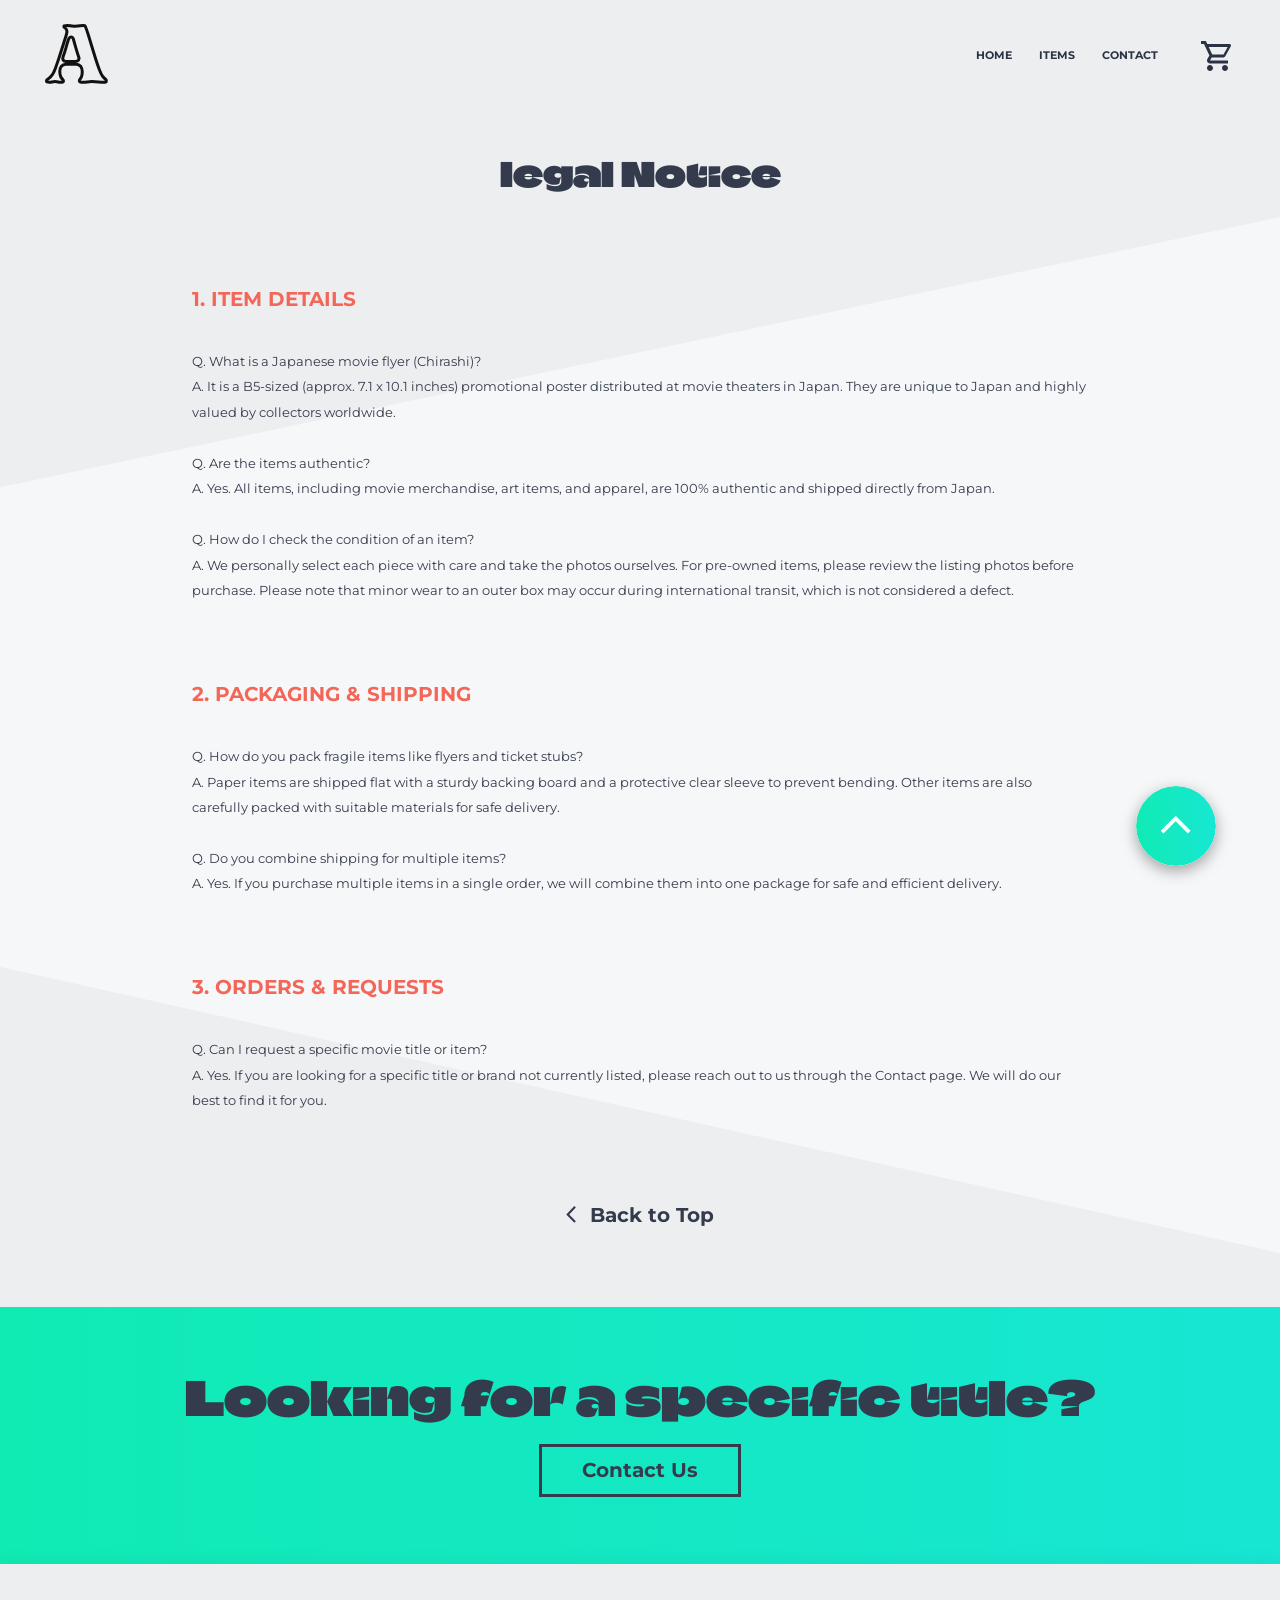
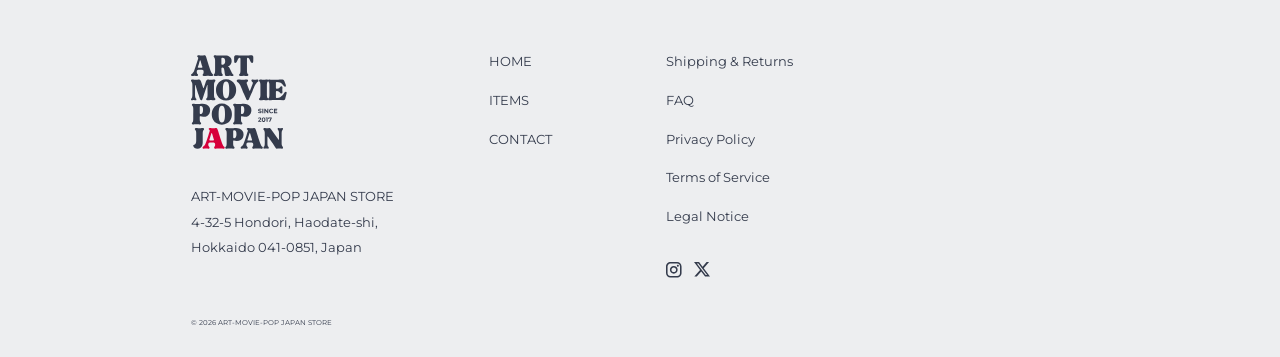
<file: legal.html>
<!DOCTYPE html>
<html lang="ja">

<head>
    <meta charset="UTF-8">
    <meta name="viewport" content="width=device-width, initial-scale=1.0">
    <meta name="description"
        content="Discover authentic movie flyers, ticket stubs, and pop culture treasures from Japan. We ship unique collectibles for all kinds of films worldwide!">
    <meta name="keywords" content="">
    <meta name="robots" content="noindex, nofollow">
    <meta name="twitter:card" content="summary">
    <meta name="twitter:site" content="@username">
    <meta name="twitter:description"
        content="Discover authentic movie flyers, ticket stubs, and pop culture treasures from Japan. We ship unique collectibles for all kinds of films worldwide!">
    <meta name="twitter:title" content="ART-MOVIE-POP JAPAN STORE">
    <meta name="twitter:image" content="絶対パス">

    <!-- twitter以外のサービスとの連携 -->
    <!-- ↓ このページのタイトルを記入 -->
    <!-- <meta property="og:title" content="ART-MOVIE-POP JAPAN STORE"> -->
    <!-- ↓ 通常のサイトはcontent="website" -->
    <!-- <meta property="og:type" content="website"> -->
    <!-- ↓ ページのurlを記入 -->
    <!-- <meta property="og:url" content="絶対パス"> -->
    <!-- ↓ ページの概要説明を記入 -->
    <!-- <meta property="og:description" content=""> -->
    <!-- ↓ サイト名 -->
    <!-- <meta property="og:site_name" content=""> -->
    <!-- ↓ ページリンクを貼り付けた際の画像 -->
    <!-- <meta property="og:image" content="絶対パス"> -->

    <link rel="icon" href="images/favicon.ico">
    <link rel="apple-touch-icon" sizes="180x180" href="images/apple-touch-icon.png">
    <link rel="icon" sizes="192x192" href="images/apple-touch-icon.png">
    <title>legal Notice | ART-MOVIE-POP JAPAN STORE</title>
    <link rel="preconnect" href="https://fonts.googleapis.com">
    <link rel="preconnect" href="https://fonts.gstatic.com" crossorigin>
    <link
        href="https://fonts.googleapis.com/css2?family=Climate+Crisis:YEAR@1979&family=Montserrat:ital,wght@0,100..900;1,100..900&display=swap"
        rel="stylesheet">
    <link rel="stylesheet" href="css/style.css">
</head>

<body id="policy">
    <div class="wrapper">
        <header class="header">
            <h1 class="header__logo"><a href="index.html" class="header__link"><svg viewBox="0 0 42 40" fill="none"
                        xmlns="http://www.w3.org/2000/svg">
                        <path
                            d="M25.5977 1C26.0607 1 26.3914 1.06396 26.6201 1.15332C26.6343 1.16479 26.6858 1.2086 26.7666 1.32227C26.8901 1.49615 27.038 1.7701 27.2002 2.17188L27.2021 2.17871L27.2051 2.18555C27.6455 3.23202 28.2218 4.89801 28.9346 7.20898V7.20996C29.6484 9.52327 30.4263 12.0862 31.2686 14.8975C32.1139 17.7148 32.9714 20.4931 33.8418 23.2324C34.7151 25.9789 35.5384 28.3785 36.3125 30.4316L36.3135 30.4326C37.0768 32.4553 37.7576 33.9371 38.3662 34.7432L38.3818 34.7627C39.2544 35.8607 40.0177 36.6893 40.6523 37.1426H40.6533C40.8362 37.273 41 37.5002 41 38.0469C41 38.6101 40.8345 38.6902 40.7803 38.7178H40.7793C40.4621 38.8793 39.9485 39 39.165 39C38.2435 39 37.1204 38.9255 35.79 38.7715C34.3925 38.6096 32.8853 38.5303 31.2705 38.5303C30.4416 38.5303 29.4578 38.6135 28.3301 38.7744C27.2751 38.9251 26.2623 39 25.292 39C24.4609 39 23.8178 38.8808 23.332 38.6826H23.3301C23.1822 38.6225 23.122 38.5564 23.0879 38.501C23.0482 38.4363 22.9961 38.3039 22.9961 38.0469C22.9961 37.3664 23.147 37.1296 23.207 37.0684C23.6407 36.6264 24.0154 36.0419 24.3486 35.3604L24.3496 35.3613C24.7651 34.5135 24.9121 33.2424 24.9121 31.7178C24.9121 30.4545 24.6333 29.3281 23.9736 28.4414L23.8369 28.2676C23.0892 27.3667 22.0946 26.8907 20.9238 26.8906H13.873C12.701 26.8906 11.7041 27.3669 10.9551 28.2686C10.1984 29.1799 9.88283 30.3713 9.88281 31.7178C9.88281 33.2708 10.085 34.5958 10.6406 35.5156C11.08 36.2428 11.5478 36.8543 12.0557 37.3076H12.0566C12.2208 37.4538 12.335 37.6612 12.335 38.0469C12.3349 38.2837 12.2892 38.4167 12.249 38.4893C12.2222 38.5377 12.1835 38.586 12.1152 38.6328L12.0371 38.6787C11.633 38.8843 11.154 39 10.5771 39C9.75137 39 9.19433 38.9235 8.85254 38.8135C8.23058 38.6125 7.48978 38.5303 6.66699 38.5303C5.94726 38.5303 5.29019 38.5928 4.7207 38.7432L4.48242 38.8135C4.14188 38.9234 3.58555 39 2.75977 39C2.25316 39 1.82165 38.9111 1.4502 38.751L1.29492 38.6787C1.17716 38.6183 1.12137 38.5544 1.08594 38.4902C1.0458 38.4176 1.00003 38.2843 1 38.0469C1 37.738 1.06516 37.5784 1.13574 37.4873L1.20605 37.416L1.20703 37.415C1.58323 37.108 2.10077 36.6947 2.7627 36.1758C3.53589 35.5702 4.34208 34.6492 5.18262 33.4707L5.18848 33.4609L5.19531 33.4521C5.66541 32.7611 6.19107 31.6168 6.77637 30.0869L7.03125 29.4072C7.7264 27.5181 8.48405 25.3188 9.30371 22.8105C10.1227 20.3078 10.9532 17.7264 11.7969 15.0684C12.6406 12.4123 13.4191 9.96402 14.1338 7.72461C14.5149 6.60587 14.7488 5.58162 14.6504 4.78027L14.626 4.62207L14.5674 4.3584C14.435 3.83995 14.2015 3.36637 13.8369 2.98242L13.6436 2.79785C13.3083 2.5081 12.9975 2.24406 12.7119 2.00586L12.71 2.00391L12.6914 1.9668C12.6729 1.91723 12.6494 1.81618 12.6494 1.6416C12.6494 1.41917 12.6979 1.34158 12.708 1.32715C12.7108 1.3231 12.7265 1.29681 12.7949 1.2666L12.8828 1.23535C13.4131 1.08332 14.0461 1.00002 14.792 1C15.7276 1 16.3511 1.07709 16.7207 1.18945V1.19043C17.3913 1.39631 18.4495 1.46971 19.7734 1.46973C21.277 1.46973 22.4998 1.39131 23.4092 1.2168L23.4082 1.21582C24.1701 1.07058 24.8996 1 25.5977 1ZM17.3975 8.60938C16.7814 8.60938 16.4113 9.05412 16.2666 9.25098C16.0802 9.5046 15.9216 9.82678 15.7822 10.168L15.7734 10.1914L15.7646 10.2158C15.3741 11.3299 14.9565 12.6463 14.5117 14.1631L14.0576 15.7471C13.4507 17.9122 12.7946 19.9721 12.0889 21.9248L12.0859 21.9336L12.083 21.9414C11.8532 22.6147 11.7197 23.4516 12.167 24.1514C12.6383 24.8883 13.4775 25.0625 14.1787 25.0625H20.3877C21.0887 25.0625 21.9264 24.8879 22.3975 24.1514C22.8438 23.4534 22.7128 22.6192 22.4844 21.9463H22.4854C21.8261 19.9847 21.191 17.9297 20.5811 15.7822C19.9683 13.6217 19.4588 11.8129 19.0518 10.3555L19.0479 10.3447L19.0449 10.335L18.9531 10.0557C18.8552 9.78062 18.7369 9.51991 18.5879 9.30078C18.4137 9.04468 18.0658 8.66114 17.5107 8.61426L17.3975 8.60938Z"
                            stroke="#343B4C" stroke-width="2" />
                    </svg>
                </a></h1>
            <div class="header__box">
                <div class="btn">
                    <!-- カートボタン -->
                    <div class="cart">
                        <a href="#" class="cart__link"><svg viewBox="0 0 21 21" fill="none"
                                xmlns="http://www.w3.org/2000/svg">
                                <path
                                    d="M16.8 16.8C17.357 16.8 17.8911 17.0212 18.2849 17.4151C18.6787 17.8089 18.9 18.343 18.9 18.9C18.9 19.457 18.6787 19.9911 18.2849 20.3849C17.8911 20.7787 17.357 21 16.8 21C16.243 21 15.7089 20.7787 15.3151 20.3849C14.9212 19.9911 14.7 19.457 14.7 18.9C14.7 17.7345 15.6345 16.8 16.8 16.8ZM0 0H3.4335L4.4205 2.1H19.95C20.2285 2.1 20.4955 2.21062 20.6925 2.40754C20.8894 2.60445 21 2.87152 21 3.15C21 3.3285 20.9475 3.507 20.874 3.675L17.115 10.4685C16.758 11.109 16.065 11.55 15.2775 11.55H7.455L6.51 13.2615L6.4785 13.3875C6.4785 13.4571 6.50616 13.5239 6.55538 13.5731C6.60461 13.6223 6.67138 13.65 6.741 13.65H18.9V15.75H6.3C5.74304 15.75 5.2089 15.5287 4.81508 15.1349C4.42125 14.7411 4.2 14.207 4.2 13.65C4.2 13.2825 4.2945 12.936 4.452 12.642L5.88 10.0695L2.1 2.1H0V0ZM6.3 16.8C6.85695 16.8 7.3911 17.0212 7.78492 17.4151C8.17875 17.8089 8.4 18.343 8.4 18.9C8.4 19.457 8.17875 19.9911 7.78492 20.3849C7.3911 20.7787 6.85695 21 6.3 21C5.74304 21 5.2089 20.7787 4.81508 20.3849C4.42125 19.9911 4.2 19.457 4.2 18.9C4.2 17.7345 5.1345 16.8 6.3 16.8ZM15.75 9.45L18.669 4.2H5.397L7.875 9.45H15.75Z"
                                    fill="#343B4C" />
                            </svg>
                        </a>
                    </div>
                    <!-- バーガーボタン -->
                    <div id="btn__burger" class="btn__burger">
                        <span id="btn__top" class="btn__top"></span>
                        <span id="btn__middle" class="btn__middle"></span>
                        <span id="btn__bottom" class="btn__bottom"></span>
                    </div>
                </div>
                <!-- ナビゲーション -->
                <nav id="gnav" class="gnav">
                    <div class="box__text">
                        <div class="box__weight">
                            <ul class="gnav__nav">
                                <li class="gnav__list"><a href="index.html" class="gnav__link">HOME</a></li>
                                <li class="gnav__list"><a href="items.html" class="gnav__link">ITEMS</a></li>
                                <li class="gnav__list"><a href="contact.html" class="gnav__link">CONTACT</a></li>
                            </ul>
                        </div>
                        <div class="box__thin">
                            <ul class="gnav__nav">
                                <li class="gnav__list"><a href="shipping.html" class="gnav__link">Shipping &amp;
                                        Returns</a>
                                </li>
                                <li class="gnav__list"><a href="faq.html" class="gnav__link">FAQ</a></li>
                            </ul>
                        </div>
                    </div>
                    <div class="box__sns">
                        <p class="gnav__insta"><a href="https://www.instagram.com/art_movie_pop_japan_store/"
                                target="_blank" class="gnav__link"><svg viewBox="0 0 24 24" fill="none"
                                    xmlns="http://www.w3.org/2000/svg">
                                    <path
                                        d="M6.76667 0H16.5667C20.3 0 23.3333 3.03333 23.3333 6.76667V16.5667C23.3333 18.3613 22.6204 20.0824 21.3514 21.3514C20.0824 22.6204 18.3613 23.3333 16.5667 23.3333H6.76667C3.03333 23.3333 0 20.3 0 16.5667V6.76667C0 4.97203 0.712915 3.25091 1.98191 1.98191C3.25091 0.712915 4.97203 0 6.76667 0ZM6.53333 2.33333C5.41942 2.33333 4.35114 2.77583 3.56348 3.56348C2.77583 4.35114 2.33333 5.41942 2.33333 6.53333V16.8C2.33333 19.1217 4.21167 21 6.53333 21H16.8C17.9139 21 18.9822 20.5575 19.7698 19.7698C20.5575 18.9822 21 17.9139 21 16.8V6.53333C21 4.21167 19.1217 2.33333 16.8 2.33333H6.53333ZM17.7917 4.08333C18.1784 4.08333 18.5494 4.23698 18.8229 4.51047C19.0964 4.78396 19.25 5.15489 19.25 5.54167C19.25 5.92844 19.0964 6.29937 18.8229 6.57286C18.5494 6.84635 18.1784 7 17.7917 7C17.4049 7 17.034 6.84635 16.7605 6.57286C16.487 6.29937 16.3333 5.92844 16.3333 5.54167C16.3333 5.15489 16.487 4.78396 16.7605 4.51047C17.034 4.23698 17.4049 4.08333 17.7917 4.08333ZM11.6667 5.83333C13.2138 5.83333 14.6975 6.44791 15.7915 7.54188C16.8854 8.63584 17.5 10.1196 17.5 11.6667C17.5 13.2138 16.8854 14.6975 15.7915 15.7915C14.6975 16.8854 13.2138 17.5 11.6667 17.5C10.1196 17.5 8.63584 16.8854 7.54188 15.7915C6.44791 14.6975 5.83333 13.2138 5.83333 11.6667C5.83333 10.1196 6.44791 8.63584 7.54188 7.54188C8.63584 6.44791 10.1196 5.83333 11.6667 5.83333ZM11.6667 8.16667C10.7384 8.16667 9.84817 8.53541 9.19179 9.19179C8.53541 9.84817 8.16667 10.7384 8.16667 11.6667C8.16667 12.5949 8.53541 13.4852 9.19179 14.1415C9.84817 14.7979 10.7384 15.1667 11.6667 15.1667C12.5949 15.1667 13.4852 14.7979 14.1415 14.1415C14.7979 13.4852 15.1667 12.5949 15.1667 11.6667C15.1667 10.7384 14.7979 9.84817 14.1415 9.19179C13.4852 8.53541 12.5949 8.16667 11.6667 8.16667Z"
                                        fill="#343B4C" />
                                </svg>
                            </a></p>
                        <p class="gnav__x"><a href="#" target="_blank" class="gnav__link"><svg viewBox="0 0 24 22"
                                    fill="none" xmlns="http://www.w3.org/2000/svg">
                                    <path
                                        d="M18.9 0H22.5806L14.5406 9.21257L24 21.7509H16.5943L10.7897 14.148L4.15543 21.7509H0.471429L9.07029 11.8937L0 0.00171426H7.59429L12.8331 6.94971L18.9 0ZM17.6057 19.5429H19.6457L6.48 2.09314H4.29257L17.6057 19.5429Z"
                                        fill="#343B4C" />
                                </svg>
                            </a></p>
                    </div>
                </nav>
            </div>
        </header>

        <!-- To Top ボタン -->
        <div class="totop">
            <a href="#" class="totop__link">
                <svg viewBox="0 0 64 64" fill="none" xmlns="http://www.w3.org/2000/svg">
                    <circle cx="32" cy="32" r="32" fill="url(#paint0_linear_434_496)" />
                    <path fill-rule="evenodd" clip-rule="evenodd"
                        d="M31.7365 23.875L43.6839 35.8193L41.4922 38.0141L31.7365 28.2584L21.9839 38.0141L19.7891 35.8193L31.7365 23.875Z"
                        fill="white" />
                    <defs>
                        <linearGradient id="paint0_linear_434_496" x1="0" y1="32" x2="64" y2="32"
                            gradientUnits="userSpaceOnUse">
                            <stop stop-color="#10EBB4" />
                            <stop offset="1" stop-color="#17E7D3" />
                        </linearGradient>
                    </defs>
                </svg>
            </a>
        </div>

        <main class="main">
            <h2 class="ttl">legal Notice</h2>
            <section class="item">
                <h3 class="item__ttl">1. ITEM DETAILS</h3>
                <dl class="item__box">
                    <dt class="item__question">Q. What is a Japanese movie flyer (Chirashi)?</dt>
                    <dd class="item__answer">A. It is a B5-sized (approx. 7.1 x 10.1 inches) promotional poster
                        distributed at movie theaters in Japan. They are unique to Japan and highly valued by collectors
                        worldwide.</dd>
                </dl>
                <dl class="item__box">
                    <dt class="item__question">Q. Are the items authentic?</dt>
                    <dd class="item__answer">A. Yes. All items, including movie merchandise, art items, and apparel, are
                        100% authentic and shipped directly from Japan.</dd>
                </dl>
                <dl class="item__box">
                    <dt class="item__question">Q. How do I check the condition of an item?</dt>
                    <dd class="item__answer">A. We personally select each piece with care and take the photos ourselves.
                        For pre-owned items, please review the listing photos before purchase. Please note that minor
                        wear to an outer box may occur during international transit, which is not considered a defect.
                    </dd>
                </dl>
            </section>

            <section class="packaging">
                <h3 class="packaging__ttl">2. PACKAGING & SHIPPING</h3>
                <dl class="packaging__box">
                    <dt class="packaging__question">Q. How do you pack fragile items like flyers and ticket stubs?</dt>
                    <dd class="packaging__answer">A. Paper items are shipped flat with a sturdy backing board and a
                        protective clear sleeve to prevent bending. Other items are also carefully packed with suitable
                        materials for safe delivery.</dd>
                </dl>
                <dl class="packaging__box">
                    <dt class="packaging__question">Q. Do you combine shipping for multiple items?</dt>
                    <dd class="packaging__answer">A. Yes. If you purchase multiple items in a single order, we will
                        combine them into one package for safe and efficient delivery.</dd>
                </dl>
            </section>

            <section class="orders">
                <h3 class="orders__ttl">3. ORDERS & REQUESTS</h3>
                <dl class="orders__box">
                    <dt class="orders__question">Q. Can I request a specific movie title or item?</dt>
                    <dd class="orders__answer">A. Yes. If you are looking for a specific title or brand not currently
                        listed, please reach out to us through the Contact page. We will do our best to find it for you.
                    </dd>
                </dl>
            </section>


            <a href="index.html" class="underlink">Back to Top<svg viewBox="0 0 8 14" fill="none"
                    xmlns="http://www.w3.org/2000/svg">
                    <path fill-rule="evenodd" clip-rule="evenodd"
                        d="M0 7L6.75817 0L8 1.28412L2.48016 7L8 12.7141L6.75817 14L0 7Z" fill="#343B4C" />
                </svg>
            </a>


            <!-- コンタクト -->
            <section class="contact">
                <p class="contact__txt">Looking for a<br class="br-sp"> specific title?</p>
                <div class="contact__btn">
                    <a href="contact.html" class="contact__link">Contact Us</a>
                </div>
            </section>
        </main>

        <!-- フッター -->
        <footer class="footer">
            <div class="footer__wrapper">
                <h1 class="footer__logo">
                    <svg viewBox="0 0 109 106" fill="none" xmlns="http://www.w3.org/2000/svg">
                        <path
                            d="M0.0390625 22.3234C0.0390625 21.9562 0.153655 21.6811 0.382839 21.4981C0.612023 21.3146 0.925223 21.07 1.32271 20.7643C1.71993 20.4588 2.16287 19.9698 2.65154 19.2977C2.927 18.9005 3.27078 18.1518 3.68287 17.0522C4.09551 15.952 4.54617 14.6683 5.03483 13.2012C5.52405 11.7344 6.02045 10.2218 6.52453 8.66379C7.02919 7.10527 7.49525 5.66871 7.92275 4.3545C8.16741 3.65235 8.25912 3.14081 8.19824 2.81963C8.1371 2.49871 8.00705 2.2541 7.80819 2.0858C7.60986 1.91776 7.42639 1.76488 7.25836 1.62743C7.09007 1.49025 7.00603 1.26878 7.00603 0.963012C7.00603 0.535497 7.19696 0.2683 7.57897 0.16087C7.96077 0.0537153 8.39658 0 8.8858 0C9.46593 0 9.90887 0.046002 10.2146 0.137731C10.5201 0.229735 11.0702 0.275461 11.8652 0.275461C12.7511 0.275461 13.4381 0.229735 13.9267 0.137731C14.4159 0.046002 14.8898 0 15.3481 0C15.6845 0 15.9674 0.046002 16.1965 0.137731C16.4257 0.229735 16.6472 0.535222 16.8609 1.05447C17.1364 1.69657 17.4879 2.69732 17.9154 4.057C18.3429 5.41668 18.8084 6.9218 19.3126 8.57235C19.8172 10.2224 20.329 11.8493 20.8485 13.4535C21.3686 15.0578 21.8578 16.4561 22.3162 17.6483C22.7746 18.8399 23.1564 19.6344 23.4621 20.0316C23.9814 20.6728 24.3937 21.1009 24.6995 21.3152C25.005 21.529 25.1579 21.8651 25.1579 22.3234C25.1579 22.7818 25.005 23.0875 24.6995 23.2402C24.3937 23.3927 23.9814 23.4693 23.4621 23.4693C22.8809 23.4693 22.1853 23.4233 21.3752 23.3316C20.5656 23.2396 19.6875 23.1939 18.7407 23.1939C18.2824 23.1939 17.7242 23.2396 17.067 23.3316C16.4103 23.4233 15.7762 23.4693 15.1652 23.4693C14.6149 23.4693 14.1487 23.3927 13.7669 23.2402C13.3849 23.0875 13.194 22.7818 13.194 22.3234C13.194 21.8651 13.2932 21.5367 13.4915 21.3383C13.6904 21.1395 13.8816 20.8566 14.0645 20.49C14.2479 20.1227 14.3399 19.4961 14.3399 18.6102C14.3399 17.9072 14.1716 17.3574 13.8353 16.9607C13.4995 16.5635 13.072 16.3646 12.5527 16.3646H8.33597C7.81591 16.3646 7.38757 16.5635 7.0512 16.9607C6.71541 17.3574 6.54764 17.9072 6.54764 18.6102C6.54764 19.4961 6.66997 20.1379 6.91458 20.5351C7.15919 20.9326 7.40328 21.2381 7.6473 21.4518C7.89191 21.6656 8.01425 21.9562 8.01425 22.3234C8.01425 22.7509 7.8459 23.049 7.50958 23.217C7.17379 23.385 6.79231 23.4693 6.36475 23.4693C5.84523 23.4693 5.44031 23.4233 5.14943 23.3316C4.85909 23.2396 4.48501 23.1939 4.02664 23.1939C3.56828 23.1939 3.19392 23.2396 2.90387 23.3316C2.61353 23.4233 2.20887 23.4693 1.68963 23.4693C1.26129 23.4693 0.878945 23.385 0.542606 23.217C0.206818 23.049 0.0390625 22.7509 0.0390625 22.3234ZM7.8313 13.0635C7.58669 13.7665 7.81591 14.118 8.51886 14.118H12.2321C12.9343 14.118 13.1634 13.7665 12.9197 13.0635C12.5222 11.903 12.1398 10.6887 11.7726 9.42079C11.406 8.15231 11.1008 7.09009 10.857 6.23425C10.7341 5.83705 10.5964 5.63815 10.4438 5.63815C10.3218 5.63815 10.1843 5.82161 10.0317 6.18797C9.72593 7.04381 9.38961 8.1137 9.02241 9.39768C8.65578 10.681 8.25885 11.903 7.8313 13.0635Z"
                            fill="#343B4C" />
                        <path
                            d="M25.7969 1.19109C25.7969 0.702703 25.9418 0.382065 26.2321 0.229184C26.5222 0.0765785 26.8814 0 27.3097 0C27.7981 0 28.3325 0.046002 28.9129 0.137731C29.4938 0.228909 30.0594 0.27436 30.6097 0.27436C31.5873 0.27436 32.5878 0.236346 33.6112 0.159768C34.635 0.0834651 35.7432 0.0451759 36.9354 0.0451759C38.0968 0.0451759 39.2273 0.121754 40.3269 0.27436C41.4271 0.427241 42.4127 0.725566 43.2832 1.16906C44.1542 1.612 44.8495 2.26925 45.3689 3.14026C45.8882 4.01072 46.148 5.16408 46.148 6.60008C46.148 8.09804 45.7505 9.32797 44.9558 10.2901C44.1616 11.2526 43.1383 11.9936 41.886 12.5137C42.2524 12.5137 42.6268 12.7583 43.0088 13.2475C43.3906 13.7362 43.7727 14.3623 44.1547 15.1261C44.5365 15.8903 44.9109 16.6924 45.2775 17.5326C45.6439 18.373 45.9954 19.1446 46.332 19.8476C46.6066 20.3971 46.889 20.7941 47.1793 21.0387C47.4702 21.2833 47.7225 21.4821 47.9363 21.6347C48.15 21.7876 48.2569 22.0474 48.2569 22.4138C48.2569 22.8421 48.15 23.1327 47.9363 23.2853C47.7225 23.4379 47.4473 23.5145 47.111 23.5145C46.7135 23.5145 46.2552 23.4685 45.7359 23.3768C45.2164 23.2847 44.6511 23.2391 44.0402 23.2391C43.7344 23.2391 43.1689 23.2847 42.3433 23.3768C41.5183 23.4685 40.8002 23.5145 40.1892 23.5145C39.5479 23.5145 39.0895 23.1862 38.8141 22.5294C38.5392 21.8722 38.3483 21.0546 38.2411 20.0767C38.1345 19.0983 38.0122 18.1127 37.8742 17.1194C37.7367 16.1263 37.5153 15.3013 37.2098 14.6447C36.904 13.9879 36.4002 13.6596 35.6981 13.6596C34.9339 13.6596 34.5522 14.0417 34.5522 14.8055V17.3265C34.5522 18.3961 34.6284 19.206 34.7813 19.7561C34.9339 20.3056 35.1174 20.7103 35.3312 20.9703C35.5449 21.2298 35.7281 21.4436 35.881 21.6116C36.0336 21.7799 36.1102 22.0322 36.1102 22.3686C36.1102 22.8269 35.9341 23.1327 35.5824 23.2853C35.2311 23.4379 34.7959 23.5145 34.2767 23.5145C33.7571 23.5145 33.1919 23.4685 32.581 23.3768C31.9697 23.2847 31.4499 23.2391 31.0218 23.2391C30.5635 23.2391 30.0208 23.2847 29.3944 23.3768C28.7686 23.4685 28.1805 23.5145 27.6304 23.5145C27.1108 23.5145 26.6753 23.4379 26.3235 23.2853C25.9724 23.1327 25.7969 22.8269 25.7969 22.3686C25.7969 22.0322 25.8732 21.7799 26.026 21.6116C26.1787 21.4436 26.3621 21.2298 26.5759 20.9703C26.7896 20.7103 26.9728 20.3056 27.1257 19.7561C27.2783 19.206 27.3549 18.3961 27.3549 17.3265V6.23314C27.3549 5.1638 27.2783 4.35422 27.1257 3.80468C26.9728 3.25458 26.7896 2.84993 26.5759 2.59044C26.3621 2.33041 26.1787 2.11637 26.026 1.94806C25.8732 1.78003 25.7969 1.52771 25.7969 1.19109ZM34.5059 9.6709C34.5059 10.0384 34.6204 10.2984 34.8497 10.451C35.0788 10.6039 35.346 10.6802 35.6518 10.6802C36.5994 10.6802 37.3632 10.321 37.9436 9.60257C38.5237 8.88418 38.8141 7.91399 38.8141 6.69152C38.8141 4.09419 37.7599 2.79539 35.6518 2.79539C35.346 2.79539 35.0788 2.87967 34.8497 3.04771C34.6204 3.21601 34.5059 3.48349 34.5059 3.84985V9.6709Z"
                            fill="#343B4C" />
                        <path
                            d="M50.2022 8.61757C49.561 8.61757 49.1943 8.23576 49.1026 7.47163C49.0106 6.70776 48.9648 5.73017 48.9648 4.53851V2.10893C48.9648 1.55884 49.1251 1.06989 49.4463 0.642376C49.7673 0.214309 50.2025 0 50.7521 0C51.9743 0 53.2577 0.046002 54.6017 0.137731C55.9467 0.229735 57.7348 0.275461 59.9657 0.275461C62.1653 0.275461 63.9302 0.229735 65.2588 0.137731C66.5884 0.046002 67.8641 0 69.0869 0C69.6369 0 70.0494 0.214309 70.3239 0.642376C70.5995 1.06989 70.7375 1.55884 70.7375 2.10893V3.98869C70.7375 4.78284 70.7296 5.53127 70.7142 6.23425C70.6989 6.93724 70.6069 7.51019 70.4387 7.95313C70.271 8.39607 69.9585 8.61757 69.4999 8.61757C68.9187 8.61757 68.422 8.31975 68.009 7.72396C67.597 7.12838 67.2225 6.44855 66.8862 5.68442C66.5508 4.92057 66.2071 4.24073 65.8548 3.64491C65.5036 3.04853 65.0684 2.75021 64.5495 2.75021C63.8773 2.75021 63.541 3.1017 63.541 3.80468V17.2814C63.541 18.351 63.6176 19.1608 63.7705 19.711C63.9228 20.2605 64.1063 20.6651 64.32 20.9252C64.5342 21.1846 64.7172 21.3984 64.87 21.5665C65.0224 21.7347 65.0991 21.9871 65.0991 22.3234C65.0991 22.7818 64.9229 23.0875 64.5712 23.2402C64.22 23.3927 63.7848 23.4693 63.2659 23.4693C62.6852 23.4693 62.0818 23.4233 61.4556 23.3316C60.8288 23.2396 60.2862 23.1939 59.8282 23.1939C59.3696 23.1939 58.827 23.2396 58.2003 23.3316C57.5746 23.4233 56.9865 23.4693 56.4364 23.4693C55.9171 23.4693 55.4813 23.3927 55.1295 23.2402C54.7784 23.0875 54.6028 22.7818 54.6028 22.3234C54.6028 21.9871 54.6795 21.7347 54.8323 21.5665C54.9846 21.3984 55.1681 21.1846 55.3818 20.9252C55.596 20.6651 55.779 20.2605 55.9319 19.711C56.0842 19.1608 56.1609 18.351 56.1609 17.2814V3.80468C56.1609 3.1017 55.825 2.75021 55.1528 2.75021C54.6636 2.75021 54.2357 3.04853 53.8692 3.64491C53.5027 4.24073 53.151 4.92057 52.8147 5.68442C52.4789 6.44855 52.1046 7.12838 51.6919 7.72396C51.2798 8.31975 50.7832 8.61757 50.2022 8.61757Z"
                            fill="#343B4C" />
                        <path
                            d="M0 28.5545C0 28.1264 0.160319 27.8512 0.481507 27.7292C0.80242 27.6066 1.20707 27.5452 1.69574 27.5452C2.27669 27.5452 2.91108 27.5912 3.59863 27.6829C4.28618 27.7749 4.92002 27.8206 5.50042 27.8206C6.14222 27.8206 6.73061 27.7675 7.26557 27.6609C7.80022 27.5537 8.31176 27.5 8.80045 27.5C9.31971 27.5 9.80095 27.6452 10.2439 27.9352C10.6874 28.2256 11.0772 28.814 11.4129 29.7004C11.4129 29.7004 11.6344 30.3802 12.0773 31.7399C12.5209 33.0996 13.0943 34.7882 13.7973 36.8051C14.0411 37.4772 14.2854 37.4772 14.53 36.8051C15.2639 34.7882 15.8445 33.0996 16.2721 31.7399C16.6996 30.3802 16.9134 29.7004 16.9134 29.7004C17.2497 28.814 17.6317 28.2256 18.0592 27.9352C18.4873 27.6452 18.9457 27.5 19.4344 27.5C19.8624 27.5 20.306 27.5537 20.7643 27.6609C21.2227 27.7675 21.6959 27.8206 22.1846 27.8206C22.7956 27.8206 23.4374 27.7749 24.1095 27.6829C24.7822 27.5912 25.4089 27.5452 25.9893 27.5452C26.5085 27.5452 26.9209 27.6066 27.2266 27.7292C27.5321 27.8512 27.685 28.1264 27.685 28.5545C27.685 28.9512 27.6084 29.2569 27.4558 29.4712C27.3029 29.6849 27.1198 29.9142 26.906 30.1588C26.6923 30.4028 26.5088 30.7921 26.3562 31.3267C26.2033 31.8617 26.127 32.6638 26.127 33.7331V44.8265C26.127 45.8961 26.2033 46.706 26.3562 47.2561C26.5088 47.8056 26.6923 48.2103 26.906 48.4703C27.1198 48.7298 27.3029 48.9436 27.4558 49.1116C27.6084 49.2799 27.685 49.5322 27.685 49.8686C27.685 50.3269 27.5093 50.6327 27.1583 50.7853C26.8071 50.9379 26.3716 51.0145 25.8515 51.0145C25.302 51.0145 24.7139 50.9685 24.0875 50.8768C23.4608 50.7847 22.9184 50.7391 22.4601 50.7391C22.0017 50.7391 21.459 50.7847 20.8326 50.8768C20.2059 50.9685 19.6178 51.0145 19.0686 51.0145C18.5485 51.0145 18.1127 50.9379 17.7617 50.7853C17.4106 50.6327 17.2351 50.3269 17.2351 49.8686C17.2351 49.5322 17.3114 49.2799 17.4642 49.1116C17.6169 48.9436 17.8004 48.7298 18.0141 48.4703C18.2279 48.2103 18.411 47.8056 18.5639 47.2561C18.7165 46.706 18.7931 45.8961 18.7931 44.8265C18.7931 44.2764 18.7931 43.5429 18.7931 42.6261C18.7931 41.7094 18.7854 40.7241 18.77 39.6699C18.7545 38.6151 18.7468 37.5684 18.7468 36.5296C18.7468 35.4912 18.7468 34.5898 18.7468 33.8257C18.7468 33.764 18.7008 33.7028 18.6091 33.6417C18.5179 33.5808 18.4419 33.6268 18.381 33.7794C18.1664 34.4516 17.8527 35.3914 17.44 36.5991C17.0279 37.8061 16.5773 39.1352 16.0881 40.5867C15.5994 42.0383 15.0956 43.5126 14.5763 45.0094C14.0568 46.5066 13.583 47.8817 13.1549 49.1347C12.9412 49.8069 12.7274 50.2884 12.5137 50.5793C12.2999 50.8693 11.9787 51.0145 11.5507 51.0145C11.2449 51.0145 10.9777 50.8462 10.7485 50.5098C10.5193 50.1735 10.2978 49.7151 10.0841 49.1347C9.62573 47.8817 9.15195 46.5143 8.66273 45.0326C8.17404 43.5503 7.6854 42.0761 7.19618 40.6098C6.70749 39.143 6.27227 37.8061 5.89047 36.5991C5.50841 35.3914 5.19521 34.4516 4.9506 33.7794C4.91975 33.6268 4.8506 33.5808 4.74345 33.6417C4.63684 33.7028 4.58368 33.764 4.58368 33.8257V44.8265C4.58368 45.8961 4.65998 46.7212 4.81287 47.3013C4.96547 47.8817 5.14893 48.3172 5.36269 48.6081C5.57645 48.8984 5.75963 49.143 5.91252 49.3419C6.06511 49.5402 6.14169 49.8074 6.14169 50.1429C6.14169 50.4796 6.04966 50.7087 5.86625 50.8305C5.68332 50.9531 5.45442 51.0145 5.17978 51.0145C4.84317 51.0145 4.46854 50.9685 4.0559 50.8768C3.64381 50.7847 3.28488 50.7391 2.97939 50.7391C2.67363 50.7391 2.33757 50.7847 1.9712 50.8768C1.60456 50.9685 1.25308 51.0145 0.916736 51.0145C0.672126 51.0145 0.457817 50.9531 0.27436 50.8305C0.0914535 50.7087 0 50.4796 0 50.1429C0 49.8074 0.076303 49.5402 0.229184 49.3419C0.38179 49.143 0.565247 48.8984 0.779006 48.6081C0.992764 48.3172 1.17594 47.8817 1.32883 47.3013C1.48143 46.7212 1.55801 45.8961 1.55801 44.8265V33.7331C1.55801 32.6638 1.48143 31.8617 1.32883 31.3267C1.17594 30.7921 0.992764 30.4028 0.779006 30.1588C0.565247 29.9142 0.38179 29.6849 0.229184 29.4712C0.076303 29.2569 0 28.9512 0 28.5545Z"
                            fill="#343B4C" />
                        <path
                            d="M39.8459 51.2563C37.7067 51.2563 35.7738 50.7445 34.0469 49.7215C32.3206 48.6976 30.9455 47.2842 29.9216 45.4816C28.8983 43.6784 28.3867 41.6003 28.3867 39.2473C28.3867 36.8946 28.8983 34.8168 29.9216 33.0141C30.9455 31.211 32.3206 29.7976 34.0469 28.7743C35.7738 27.7503 37.7067 27.2383 39.8459 27.2383C41.9849 27.2383 43.9175 27.7503 45.6439 28.7743C47.3707 29.7976 48.7381 31.211 49.746 33.0141C50.7545 34.8168 51.2588 36.8946 51.2588 39.2473C51.2588 41.6003 50.7545 43.6784 49.746 45.4816C48.7381 47.2842 47.3707 48.6976 45.6439 49.7215C43.9175 50.7445 41.9849 51.2563 39.8459 51.2563ZM36.179 39.2473C36.179 41.1116 36.2858 42.7696 36.4996 44.221C36.7134 45.6727 37.0874 46.8109 37.6224 47.6357C38.157 48.4607 38.8983 48.873 39.8459 48.873C40.7935 48.873 41.5268 48.4607 42.0463 47.6357C42.5656 46.8109 42.9245 45.6727 43.1228 44.221C43.3217 42.7696 43.4214 41.1116 43.4214 39.2473C43.4214 37.383 43.3217 35.7253 43.1228 34.2736C42.9245 32.8222 42.5656 31.6839 42.0463 30.8589C41.5268 30.0342 40.7935 29.6215 39.8459 29.6215C38.8983 29.6215 38.157 30.0342 37.6224 30.8589C37.0874 31.6839 36.7134 32.8222 36.4996 34.2736C36.2858 35.7253 36.179 37.383 36.179 39.2473Z"
                            fill="#343B4C" />
                        <path
                            d="M54.1259 31.2584C53.6981 30.8309 53.224 30.48 52.7048 30.205C52.1853 29.9296 51.9258 29.4863 51.9258 28.8751C51.9258 28.3558 52.1853 28.0043 52.7048 27.8206C53.224 27.6372 53.8509 27.5452 54.5845 27.5452C55.2874 27.5452 55.9977 27.5835 56.7154 27.6598C57.4341 27.7364 58.0683 27.7744 58.6183 27.7744C59.3207 27.7744 60.0537 27.7289 60.8174 27.6377C61.5817 27.546 62.2692 27.5 62.8801 27.5C63.4306 27.5 63.8887 27.5766 64.2552 27.7292C64.6228 27.8821 64.8063 28.1721 64.8063 28.5997C64.8063 29.028 64.646 29.3795 64.325 29.6541C64.0034 29.929 63.7057 30.2268 63.4301 30.5477C63.1551 30.8689 63.1096 31.3196 63.2937 31.8997C63.3852 32.2054 63.5528 32.6947 63.7972 33.3674C64.0415 34.0395 64.3165 34.773 64.6222 35.5677C64.9279 36.3619 65.2257 37.1332 65.516 37.8816C65.8069 38.6303 66.0592 39.2644 66.2729 39.7845C66.5474 40.4258 66.8229 40.4258 67.0985 39.7845C67.4036 39.0507 67.7702 38.1568 68.198 37.1026C68.6254 36.0487 69.0226 35.0328 69.3891 34.0549C69.7561 33.0765 70.001 32.3735 70.1226 31.9459C70.3062 31.3658 70.2681 30.9152 70.0084 30.594C69.7487 30.2731 69.451 29.9753 69.1146 29.7004C68.7782 29.4249 68.61 29.0734 68.61 28.6459C68.61 28.2179 68.7243 27.9272 68.9538 27.7744C69.1828 27.6217 69.4811 27.5452 69.8487 27.5452C70.276 27.5452 70.7335 27.5912 71.2222 27.6829C71.7114 27.7749 72.2006 27.8206 72.6899 27.8206C73.0564 27.8206 73.4689 27.7749 73.9275 27.6829C74.386 27.5912 74.8139 27.5452 75.2111 27.5452C75.6083 27.5452 75.9367 27.6217 76.1964 27.7744C76.4561 27.9272 76.5862 28.2327 76.5862 28.6911C76.5862 29.2415 76.326 29.7001 75.8061 30.0673C75.2867 30.4339 74.8133 30.8309 74.386 31.2584C73.9883 31.6559 73.5683 32.252 73.1251 33.0467C72.6825 33.8409 72.2541 34.6961 71.8415 35.6129C71.4295 36.5296 71.0551 37.4161 70.7187 38.2717C70.3823 39.1275 70.1073 39.8151 69.8936 40.3343C69.4663 41.4039 68.9924 42.527 68.472 43.7038C67.9526 44.88 67.4565 46.0105 66.9826 47.0952C66.5093 48.1803 66.1047 49.1199 65.7683 49.9138C65.4626 50.6476 64.9586 51.0145 64.2552 51.0145C63.5528 51.0145 63.0493 50.6476 62.7436 49.9138C62.4379 49.1199 62.0407 48.1803 61.5515 47.0952C61.0623 46.0105 60.5657 44.88 60.0616 43.7038C59.5576 42.527 59.0769 41.4039 58.6183 40.3343C58.4036 39.8151 58.1286 39.1275 57.7922 38.2717C57.4563 37.4161 57.0819 36.5296 56.6694 35.6129C56.2574 34.6961 55.8369 33.8409 55.4085 33.0467C54.9812 32.252 54.5538 31.6559 54.1259 31.2584Z"
                            fill="#343B4C" />
                        <path
                            d="M77.2617 49.8234C77.2617 49.4871 77.3379 49.2347 77.4907 49.0665C77.6436 48.8984 77.8271 48.6846 78.0408 48.4252C78.2544 48.1651 78.4374 47.7605 78.5903 47.211C78.7431 46.6608 78.8198 45.851 78.8198 44.7814V33.688C78.8198 32.6186 78.7431 31.809 78.5903 31.2595C78.4374 30.7094 78.2544 30.3047 78.0408 30.0453C77.8271 29.7852 77.6436 29.5712 77.4907 29.4029C77.3379 29.2349 77.2617 28.9825 77.2617 28.6459C77.2617 28.1876 77.4373 27.8821 77.7885 27.7292C78.1402 27.5766 78.5755 27.5 79.0954 27.5C79.6454 27.5 80.2335 27.546 80.8592 27.6377C81.4854 27.7297 82.028 27.7754 82.4866 27.7754C82.9451 27.7754 83.4872 27.7297 84.114 27.6377C84.7407 27.546 85.3288 27.5 85.8794 27.5C86.3988 27.5 86.8335 27.5766 87.1847 27.7292C87.5369 27.8821 87.7125 28.1876 87.7125 28.6459C87.7125 28.9825 87.6364 29.2349 87.4835 29.4029C87.3307 29.5712 87.1471 29.7852 86.9324 30.0453C86.7187 30.3047 86.5352 30.7094 86.3829 31.2595C86.23 31.809 86.1534 32.6186 86.1534 33.688V44.7814C86.1534 45.851 86.23 46.6608 86.3829 47.211C86.5352 47.7605 86.7187 48.1651 86.9324 48.4252C87.1471 48.6846 87.3307 48.8984 87.4835 49.0665C87.6364 49.2347 87.7125 49.4871 87.7125 49.8234C87.7125 50.2818 87.5369 50.5875 87.1847 50.7402C86.8335 50.8927 86.3988 50.9693 85.8794 50.9693C85.3288 50.9693 84.7407 50.9233 84.114 50.8316C83.4872 50.7396 82.9451 50.6939 82.4866 50.6939C82.028 50.6939 81.4854 50.7396 80.8592 50.8316C80.2335 50.9233 79.6454 50.9693 79.0954 50.9693C78.5755 50.9693 78.1402 50.8927 77.7885 50.7402C77.4373 50.5875 77.2617 50.2818 77.2617 49.8234Z"
                            fill="#343B4C" />
                        <path
                            d="M87.457 28.7099C87.457 28.2207 87.594 27.8997 87.869 27.7468C88.1446 27.5943 88.481 27.5177 88.8781 27.5177C89.3367 27.5177 89.8333 27.5637 90.368 27.6554C90.9027 27.7474 91.3993 27.7931 91.8579 27.7931C92.2239 27.7931 92.5756 27.7931 92.9109 27.7931C93.2473 27.7931 93.5683 27.7931 93.874 27.7931C95.86 27.7931 97.5715 27.74 99.0074 27.6333C100.444 27.5262 101.635 27.4876 102.583 27.5177C103.592 27.5485 104.332 27.6405 104.806 27.7931C105.279 27.946 105.7 28.4653 106.067 29.3512C106.525 30.4516 106.93 31.4678 107.281 32.3999C107.632 33.3321 107.8 34.0885 107.785 34.6686C107.77 35.249 107.427 35.5391 106.755 35.5391C106.357 35.5391 106.006 35.3714 105.7 35.0356C105.395 34.6992 105.051 34.2868 104.669 33.7982C104.287 33.309 103.813 32.8049 103.247 32.2854C102.683 31.7661 101.942 31.3155 101.025 30.9334C100.109 30.5516 98.9471 30.3147 97.5413 30.2227C97.2044 30.1918 96.9294 30.2839 96.7157 30.4982C96.502 30.7119 96.3952 30.9869 96.3952 31.3223V36.869C96.3952 37.6632 96.7771 38.0147 97.5413 37.9235C98.5795 37.7709 99.3506 37.5494 99.8552 37.2591C100.36 36.9682 100.726 36.6627 100.956 36.3424C101.185 36.0214 101.406 35.7463 101.62 35.5171C101.834 35.2879 102.156 35.1733 102.583 35.1733C103.225 35.1733 103.607 35.4102 103.729 35.884C103.851 36.3572 103.874 36.9148 103.798 37.5566C103.721 38.1979 103.683 38.7477 103.683 39.2061C103.683 39.6645 103.721 40.2071 103.798 40.8335C103.874 41.4602 103.851 42.018 103.729 42.5072C103.607 42.9959 103.225 43.2399 102.583 43.2399C102.156 43.2399 101.834 43.133 101.62 42.9193C101.406 42.7055 101.185 42.4383 100.956 42.1172C100.726 41.7962 100.36 41.4908 99.8552 41.2004C99.3506 40.9104 98.5795 40.704 97.5413 40.5812C96.7771 40.4903 96.3952 40.8418 96.3952 41.6356V47.3652C96.3952 47.7018 96.502 47.9767 96.7157 48.1905C96.9294 48.4043 97.2044 48.4963 97.5413 48.466C99.0381 48.3743 100.275 48.0688 101.253 47.5492C102.231 47.0292 103.034 46.4182 103.659 45.7158C104.286 45.0128 104.806 44.3253 105.219 43.6531C105.631 42.9804 106.021 42.4147 106.388 41.9563C106.754 41.4979 107.167 41.2687 107.625 41.2687C108.358 41.2687 108.687 41.6739 108.61 42.4841C108.534 43.2936 108.205 44.7373 107.625 46.8154C107.411 47.6404 107.228 48.3663 107.076 48.9927C106.923 49.6193 106.693 50.116 106.388 50.4823C106.082 50.8487 105.594 51.017 104.921 50.987C102.201 50.8641 99.8557 50.7876 97.8851 50.7567C95.9139 50.7264 94.195 50.7116 92.7284 50.7116C92.2699 50.7116 91.7273 50.7573 91.1005 50.8493C90.4743 50.941 89.8862 50.987 89.3367 50.987C88.8168 50.987 88.381 50.9104 88.0298 50.7578C87.6786 50.6052 87.503 50.2995 87.503 49.8411C87.503 49.5048 87.5797 49.2524 87.7326 49.0841C87.8849 48.9161 88.0684 48.7023 88.2821 48.4429C88.4958 48.1828 88.6714 47.7782 88.8089 47.2286C88.9464 46.6785 89.0151 45.8687 89.0151 44.799V33.7056C89.0151 32.6671 88.9384 31.8804 88.7856 31.3455C88.6327 30.8108 88.4497 30.4139 88.2361 30.1544C88.0224 29.8943 87.8389 29.6729 87.686 29.49C87.5332 29.3065 87.457 29.0465 87.457 28.7099Z"
                            fill="#343B4C" />
                        <path
                            d="M0.980469 77.3355C0.980469 76.9991 1.05677 76.7468 1.20965 76.5786C1.36226 76.4105 1.54572 76.1968 1.75948 75.9371C1.97323 75.6769 2.15642 75.2723 2.3093 74.7228C2.4619 74.1727 2.53848 73.363 2.53848 72.2936V66.7932C2.56933 65.5397 2.58476 64.3709 2.58476 63.2856C2.58476 62.2009 2.58476 61.5059 2.58476 61.1997C2.58476 60.1308 2.50818 59.3211 2.35557 58.7716C2.20269 58.2215 2.01951 57.8169 1.80575 57.5572C1.59199 57.297 1.40854 57.0834 1.25593 56.9147C1.10305 56.747 1.02675 56.4947 1.02675 56.1578C1.02675 55.6993 1.20221 55.3941 1.55343 55.2413C1.90437 55.0884 2.34015 55.0117 2.86022 55.0117C3.40949 55.0117 3.9976 55.0577 4.62427 55.1498C5.25068 55.2418 5.79333 55.2873 6.25169 55.2873H6.75636C7.82571 55.2873 8.88761 55.2418 9.94179 55.1498C10.9957 55.0577 12.0422 55.0117 13.0809 55.0117C14.7315 55.0117 16.2061 55.3179 17.5049 55.9288C18.8034 56.5402 19.8347 57.388 20.5988 58.4728C21.3627 59.558 21.7448 60.849 21.7448 62.3458C21.7448 63.5992 21.4696 64.7988 20.9195 65.9443C20.3691 67.0904 19.5212 68.0223 18.3753 68.7411C17.2294 69.4588 15.7551 69.8174 13.9525 69.8174C12.73 69.8174 11.7064 69.6344 10.8817 69.2679C10.2395 68.9928 9.91867 69.1615 9.91867 69.7724V72.2936C9.91867 73.363 9.99494 74.1727 10.1478 74.7228C10.3004 75.2723 10.4839 75.6769 10.6977 75.9371C10.9114 76.1968 11.0946 76.4105 11.2475 76.5786C11.4001 76.7468 11.4767 76.9991 11.4767 77.3355C11.4767 77.794 11.3009 78.0997 10.95 78.252C10.5988 78.4049 10.1633 78.4816 9.64318 78.4816C9.06278 78.4816 8.45927 78.4356 7.83285 78.3435C7.20617 78.2515 6.6638 78.206 6.20542 78.206C5.74706 78.206 5.2044 78.2515 4.578 78.3435C3.95215 78.4356 3.36404 78.4816 2.81394 78.4816C2.29442 78.4816 1.85892 78.4049 1.50715 78.252C1.15594 78.0997 0.980469 77.794 0.980469 77.3355ZM9.96495 65.6005C9.96495 66.2728 10.3467 66.6091 11.1108 66.6091C11.9967 66.6091 12.6457 66.1659 13.0578 65.28C13.4705 64.3936 13.677 63.3242 13.677 62.0713C13.677 60.6655 13.4936 59.5501 13.1272 58.725C12.7606 57.9005 12.0885 57.488 11.1108 57.488C10.8051 57.488 10.5379 57.5721 10.3087 57.7402C10.0795 57.9079 9.96495 58.175 9.96495 58.5426V65.6005Z"
                            fill="#343B4C" />
                        <path
                            d="M35.0295 78.7541C32.8903 78.7541 30.9574 78.2427 29.2305 77.2193C27.5042 76.1954 26.1291 74.7822 25.1052 72.9797C24.0819 71.1762 23.5703 69.0982 23.5703 66.7452C23.5703 64.3927 24.0819 62.3147 25.1052 60.5123C26.1291 58.7088 27.5042 57.2956 29.2305 56.2722C30.9574 55.2483 32.8903 54.7363 35.0295 54.7363C37.1685 54.7363 39.1011 55.2483 40.8275 56.2722C42.5543 57.2956 43.9217 58.7088 44.9296 60.5123C45.9381 62.3147 46.4425 64.3927 46.4425 66.7452C46.4425 69.0982 45.9381 71.1762 44.9296 72.9797C43.9217 74.7822 42.5543 76.1954 40.8275 77.2193C39.1011 78.2427 37.1685 78.7541 35.0295 78.7541ZM31.3626 66.7452C31.3626 68.6096 31.4694 70.2676 31.6832 71.7189C31.897 73.1707 32.2711 74.3088 32.806 75.1334C33.3407 75.9584 34.0819 76.371 35.0295 76.371C35.9771 76.371 36.7104 75.9584 37.2299 75.1334C37.7492 74.3088 38.1081 73.1707 38.3064 71.7189C38.5053 70.2676 38.605 68.6096 38.605 66.7452C38.605 64.8809 38.5053 63.2234 38.3064 61.7716C38.1081 60.3203 37.7492 59.1816 37.2299 58.3571C36.7104 57.532 35.9771 57.1195 35.0295 57.1195C34.0819 57.1195 33.3407 57.532 32.806 58.3571C32.2711 59.1816 31.897 60.3203 31.6832 61.7716C31.4694 63.2234 31.3626 64.8809 31.3626 66.7452Z"
                            fill="#343B4C" />
                        <path
                            d="M47.8203 77.3355C47.8203 76.9991 47.8966 76.7468 48.0495 76.5786C48.2021 76.4105 48.3855 76.1968 48.5993 75.9371C48.813 75.6769 48.9962 75.2723 49.1491 74.7228C49.3017 74.1727 49.3783 73.363 49.3783 72.2936V66.7932C49.4091 65.5397 49.4246 64.3709 49.4246 63.2856C49.4246 62.2009 49.4246 61.5059 49.4246 61.1997C49.4246 60.1308 49.348 59.3211 49.1954 58.7716C49.0425 58.2215 48.8593 57.8169 48.6456 57.5572C48.4318 57.297 48.2483 57.0834 48.0958 56.9147C47.9429 56.747 47.8666 56.4947 47.8666 56.1578C47.8666 55.6993 48.042 55.3941 48.3933 55.2413C48.7442 55.0884 49.18 55.0117 49.7 55.0117C50.2493 55.0117 50.8374 55.0577 51.4641 55.1498C52.0905 55.2418 52.6332 55.2873 53.0915 55.2873H53.5962C54.6656 55.2873 55.7276 55.2418 56.7817 55.1498C57.8357 55.0577 58.8819 55.0117 59.9206 55.0117C61.5713 55.0117 63.0458 55.3179 64.3447 55.9288C65.6431 56.5402 66.6745 57.388 67.4387 58.4728C68.2024 59.558 68.5848 60.849 68.5848 62.3458C68.5848 63.5992 68.3093 64.7988 67.7592 65.9443C67.2092 67.0904 66.3608 68.0223 65.2153 68.7411C64.0692 69.4588 62.5952 69.8174 60.7922 69.8174C59.5699 69.8174 58.546 69.6344 57.7215 69.2679C57.0794 68.9928 56.7584 69.1615 56.7584 69.7724V72.2936C56.7584 73.363 56.8345 74.1727 56.9874 74.7228C57.1402 75.2723 57.3238 75.6769 57.5374 75.9371C57.7511 76.1968 57.9346 76.4105 58.0875 76.5786C58.2398 76.7468 58.3165 76.9991 58.3165 77.3355C58.3165 77.794 58.1409 78.0997 57.7897 78.252C57.4385 78.4049 57.0033 78.4816 56.4828 78.4816C55.9026 78.4816 55.2992 78.4356 54.6725 78.3435C54.0463 78.2515 53.5036 78.206 53.0452 78.206C52.5869 78.206 52.0442 78.2515 51.4178 78.3435C50.792 78.4356 50.2038 78.4816 49.6537 78.4816C49.1342 78.4816 48.6987 78.4049 48.347 78.252C47.9957 78.0997 47.8203 77.794 47.8203 77.3355ZM56.8049 65.6005C56.8049 66.2728 57.1868 66.6091 57.9505 66.6091C58.8364 66.6091 59.4853 66.1659 59.8979 65.28C60.3104 64.3936 60.5166 63.3242 60.5166 62.0713C60.5166 60.6655 60.3337 59.5501 59.9671 58.725C59.6006 57.9005 58.9284 57.488 57.9505 57.488C57.6448 57.488 57.3777 57.5721 57.1487 57.7402C56.9192 57.9079 56.8049 58.175 56.8049 58.5426V65.6005Z"
                            fill="#343B4C" />
                        <path
                            d="M2.61954 102.899C2.55783 102.38 2.565 102.052 2.64158 101.914C2.71788 101.777 2.86305 101.716 3.0768 101.731C3.29111 101.746 3.52085 101.708 3.76546 101.616C4.37644 101.402 4.8348 101.028 5.14057 100.493C5.44605 99.9584 5.6521 99.3544 5.7587 98.6827C5.86587 98.0105 5.91955 97.3536 5.91955 96.7126C5.91955 96.0705 5.91955 95.5506 5.91955 95.1534V88.6899C5.91955 87.6205 5.84302 86.8108 5.69039 86.2613C5.53751 85.7112 5.35377 85.3066 5.13946 85.047C4.92571 84.7873 4.74225 84.5731 4.58964 84.4049C4.43676 84.2367 4.36046 83.9844 4.36046 83.6475C4.36046 83.1895 4.53593 82.8838 4.88714 82.731C5.23891 82.5786 5.67441 82.502 6.19393 82.502C6.74403 82.502 7.33241 82.548 7.95909 82.6395C8.58551 82.7315 9.12814 82.7775 9.58653 82.7775C10.0449 82.7775 10.587 82.7315 11.2129 82.6395C11.8393 82.548 12.443 82.502 13.0243 82.502C13.5435 82.502 13.9788 82.5786 14.33 82.731C14.6817 82.8838 14.8577 83.1895 14.8577 83.6475C14.8577 83.9844 14.7812 84.2367 14.6286 84.4049C14.4757 84.5731 14.292 84.7873 14.0776 85.047C13.8639 85.3066 13.6804 85.7112 13.5278 86.2613C13.3749 86.8108 13.2986 87.6205 13.2986 88.6899V98.8662C13.2986 100.058 13.1075 101.196 12.7257 102.281C12.3436 103.366 11.7169 104.252 10.8459 104.94C9.97547 105.628 8.79156 105.971 7.29465 105.971C6.10249 105.971 5.06343 105.681 4.17755 105.101C3.29166 104.52 2.77214 103.786 2.61954 102.899Z"
                            fill="#343B4C" />
                        <path
                            d="M13.1133 104.825C13.1133 104.458 13.2279 104.183 13.4571 104C13.6863 103.817 13.9994 103.572 14.3969 103.266C14.7941 102.961 15.2371 102.472 15.7258 101.799C16.0012 101.402 16.345 100.654 16.7571 99.5538C17.1697 98.4537 17.6204 97.1701 18.1091 95.703C18.5983 94.2364 19.0947 92.7237 19.5987 91.1656C20.1034 89.607 20.5695 88.1706 20.997 86.8563C21.2416 86.1544 21.3333 85.6425 21.2725 85.3214C21.2113 85.0004 21.0813 84.7561 20.8824 84.5879C20.6841 84.4197 20.5006 84.2668 20.3326 84.1293C20.1643 83.9924 20.0802 83.7708 20.0802 83.4651C20.0802 83.0372 20.2712 82.7701 20.6532 82.6627C21.035 82.5554 21.4708 82.502 21.96 82.502C22.5402 82.502 22.9831 82.548 23.2888 82.6395C23.5943 82.7315 24.1444 82.7775 24.9394 82.7775C25.8253 82.7775 26.5123 82.7315 27.001 82.6395C27.4902 82.548 27.964 82.502 28.4224 82.502C28.7587 82.502 29.0416 82.548 29.2708 82.6395C29.5 82.7315 29.7214 83.0372 29.9352 83.5566C30.2106 84.1986 30.5621 85.1993 30.9896 86.559C31.4172 87.9183 31.8827 89.4235 32.3868 91.0741C32.8915 92.7243 33.4033 94.3511 33.9228 95.9552C34.4428 97.5599 34.9321 98.9577 35.3904 100.15C35.8488 101.342 36.2306 102.136 36.5363 102.534C37.0556 103.175 37.468 103.603 37.7737 103.817C38.0792 104.031 38.2321 104.367 38.2321 104.825C38.2321 105.284 38.0792 105.589 37.7737 105.742C37.468 105.895 37.0556 105.971 36.5363 105.971C35.9551 105.971 35.2596 105.925 34.4495 105.833C33.6399 105.741 32.7617 105.696 31.8149 105.696C31.3566 105.696 30.7985 105.741 30.1413 105.833C29.4845 105.925 28.8504 105.971 28.2394 105.971C27.6891 105.971 27.223 105.895 26.8412 105.742C26.4591 105.589 26.2682 105.284 26.2682 104.825C26.2682 104.367 26.3674 104.039 26.5657 103.84C26.7646 103.642 26.9558 103.359 27.1387 102.992C27.3221 102.624 27.4142 101.998 27.4142 101.112C27.4142 100.409 27.2459 99.8595 26.9095 99.4628C26.5737 99.0656 26.1462 98.8662 25.6269 98.8662H21.4102C20.8901 98.8662 20.4618 99.0656 20.1255 99.4628C19.7897 99.8595 19.6219 100.409 19.6219 101.112C19.6219 101.998 19.7442 102.64 19.9888 103.037C20.2334 103.434 20.4775 103.74 20.7215 103.954C20.9661 104.167 21.0885 104.458 21.0885 104.825C21.0885 105.253 20.9202 105.551 20.5838 105.719C20.248 105.887 19.8665 105.971 19.439 105.971C18.9194 105.971 18.5145 105.925 18.2236 105.833C17.9333 105.741 17.5593 105.696 17.1009 105.696C16.6425 105.696 16.2681 105.741 15.9781 105.833C15.6877 105.925 15.2831 105.971 14.7639 105.971C14.3355 105.971 13.9532 105.887 13.6168 105.719C13.281 105.551 13.1133 105.253 13.1133 104.825ZM20.9056 95.5654C20.661 96.2683 20.8901 96.62 21.5931 96.62H25.3063C26.0085 96.62 26.2376 96.2683 25.9939 95.5654C25.5964 94.4051 25.214 93.1907 24.8468 91.9225C24.4802 90.6542 24.175 89.5922 23.9312 88.7359C23.8084 88.3387 23.6706 88.1399 23.518 88.1399C23.396 88.1399 23.2585 88.3234 23.106 88.6899C22.8002 89.5457 22.4638 90.6156 22.0966 91.8997C21.73 93.1828 21.3331 94.4051 20.9056 95.5654Z"
                            fill="#D7003A" />
                        <path
                            d="M38.9219 104.829C38.9219 104.493 38.9981 104.24 39.151 104.072C39.3036 103.904 39.4871 103.69 39.7009 103.431C39.9146 103.171 40.0978 102.766 40.2507 102.217C40.4033 101.666 40.4799 100.857 40.4799 99.7872V94.2868C40.5107 93.0339 40.5261 91.8645 40.5261 90.7798C40.5261 89.695 40.5261 88.9995 40.5261 88.6938C40.5261 87.6244 40.4496 86.8147 40.297 86.2652C40.1441 85.7151 39.9609 85.3105 39.7471 85.0509C39.5334 84.7912 39.3499 84.577 39.1973 84.4088C39.0444 84.2406 38.9682 83.9883 38.9682 83.6514C38.9682 83.1934 39.1436 82.8877 39.4948 82.7349C39.8457 82.5826 40.2815 82.5059 40.8016 82.5059C41.3509 82.5059 41.939 82.5519 42.5656 82.6434C43.1921 82.7354 43.7347 82.7814 44.1931 82.7814H44.6977C45.7671 82.7814 46.829 82.7354 47.8832 82.6434C48.9371 82.5519 49.9836 82.5059 51.0223 82.5059C52.6729 82.5059 54.1474 82.8116 55.4463 83.4224C56.7448 84.0338 57.7761 84.8821 58.5403 85.9669C59.304 87.0516 59.6859 88.3427 59.6859 89.8394C59.6859 91.0929 59.4109 92.2924 58.8608 93.4385C58.3103 94.584 57.4625 95.5165 56.3169 96.2347C55.1708 96.9524 53.6963 97.3115 51.8939 97.3115C50.6714 97.3115 49.6478 97.128 48.8231 96.7615C48.1809 96.487 47.8601 96.6552 47.8601 97.266V99.7872C47.8601 100.857 47.9363 101.666 48.0892 102.217C48.2418 102.766 48.4253 103.171 48.6391 103.431C48.8528 103.69 49.036 103.904 49.1889 104.072C49.3415 104.24 49.418 104.493 49.418 104.829C49.418 105.288 49.2423 105.593 48.8914 105.746C48.5401 105.899 48.1047 105.975 47.5846 105.975C47.0042 105.975 46.4006 105.929 45.7742 105.837C45.1476 105.745 44.6052 105.7 44.1468 105.7C43.6885 105.7 43.1458 105.745 42.5194 105.837C41.8935 105.929 41.3054 105.975 40.7553 105.975C40.2358 105.975 39.8003 105.899 39.4485 105.746C39.0973 105.593 38.9219 105.288 38.9219 104.829ZM47.9063 93.0947C47.9063 93.7664 48.2881 94.1028 49.0522 94.1028C49.9381 94.1028 50.5871 93.6595 50.9992 92.7737C51.4118 91.8872 51.6184 90.8178 51.6184 89.5654C51.6184 88.1591 51.435 87.0442 51.0686 86.2192C50.702 85.3941 50.0299 84.9816 49.0522 84.9816C48.7465 84.9816 48.4793 85.0657 48.2501 85.2339C48.0209 85.4015 47.9063 85.6691 47.9063 86.0362V93.0947Z"
                            fill="#343B4C" />
                        <path
                            d="M56.3867 104.825C56.3867 104.458 56.501 104.183 56.7305 104C56.9595 103.817 57.2726 103.572 57.6703 103.266C58.0675 102.961 58.5102 102.472 58.9989 101.799C59.2744 101.402 59.6182 100.654 60.0302 99.5538C60.4433 98.4537 60.8939 97.1701 61.3826 95.703C61.8718 94.2364 62.3679 92.7237 62.8719 91.1656C63.3765 89.607 63.843 88.1706 64.2703 86.8563C64.5146 86.1544 64.6067 85.6425 64.5458 85.3214C64.4845 85.0004 64.3544 84.7561 64.1555 84.5879C63.9572 84.4197 63.7737 84.2668 63.606 84.1293C63.4378 83.9924 63.3537 83.7708 63.3537 83.4651C63.3537 83.0372 63.5447 82.7701 63.9265 82.6627C64.3084 82.5554 64.7442 82.502 65.2334 82.502C65.8136 82.502 66.2563 82.548 66.562 82.6395C66.8677 82.7315 67.4177 82.7775 68.2126 82.7775C69.0985 82.7775 69.7855 82.7315 70.2742 82.6395C70.7634 82.548 71.2373 82.502 71.6959 82.502C72.0322 82.502 72.3147 82.548 72.5442 82.6395C72.7732 82.7315 72.9948 83.0372 73.2085 83.5566C73.484 84.1986 73.8352 85.1993 74.2631 86.559C74.6904 87.9183 75.1558 89.4235 75.6599 91.0741C76.165 92.7243 76.6764 94.3511 77.1963 95.9552C77.7162 97.5599 78.2054 98.9577 78.6639 100.15C79.122 101.342 79.5038 102.136 79.8095 102.534C80.3289 103.175 80.7414 103.603 81.0471 103.817C81.3523 104.031 81.5051 104.367 81.5051 104.825C81.5051 105.284 81.3523 105.589 81.0471 105.742C80.7414 105.895 80.3289 105.971 79.8095 105.971C79.2283 105.971 78.5328 105.925 77.7225 105.833C76.9133 105.741 76.0348 105.696 75.0881 105.696C74.6296 105.696 74.0716 105.741 73.4147 105.833C72.7579 105.925 72.1237 105.971 71.5129 105.971C70.9623 105.971 70.4964 105.895 70.1145 105.742C69.7326 105.589 69.5417 105.284 69.5417 104.825C69.5417 104.367 69.6406 104.039 69.8389 103.84C70.0378 103.642 70.2293 103.359 70.4117 102.992C70.5953 102.624 70.6873 101.998 70.6873 101.112C70.6873 100.409 70.5191 99.8595 70.1827 99.4628C69.8469 99.0656 69.4195 98.8662 68.9002 98.8662H64.6834C64.1635 98.8662 63.7351 99.0656 63.3987 99.4628C63.0629 99.8595 62.8952 100.409 62.8952 101.112C62.8952 101.998 63.0174 102.64 63.2622 103.037C63.5066 103.434 63.7509 103.74 63.9947 103.954C64.2396 104.167 64.3618 104.458 64.3618 104.825C64.3618 105.253 64.1936 105.551 63.8572 105.719C63.5214 105.887 63.1395 105.971 62.7122 105.971C62.1928 105.971 61.7877 105.925 61.4968 105.833C61.2065 105.741 60.8325 105.696 60.374 105.696C59.916 105.696 59.5415 105.741 59.2512 105.833C58.9608 105.925 58.5562 105.971 58.0374 105.971C57.609 105.971 57.2266 105.887 56.8902 105.719C56.5544 105.551 56.3867 105.253 56.3867 104.825ZM64.1788 95.5654C63.9345 96.2683 64.1635 96.62 64.8664 96.62H68.5797C69.282 96.62 69.511 96.2683 69.2672 95.5654C68.8695 94.4051 68.4871 93.1907 68.1201 91.9225C67.7535 90.6542 67.4484 89.5922 67.2046 88.7359C67.0819 88.3387 66.9438 88.1399 66.7915 88.1399C66.6693 88.1399 66.5318 88.3234 66.379 88.6899C66.0733 89.5457 65.7369 90.6156 65.3699 91.8997C65.0033 93.1828 64.6061 94.4051 64.1788 95.5654Z"
                            fill="#343B4C" />
                        <path
                            d="M82.1953 105.102C82.1953 104.767 82.2715 104.499 82.4243 104.301C82.5766 104.102 82.7602 103.858 82.9744 103.567C83.188 103.276 83.371 102.841 83.5239 102.26C83.6767 101.68 83.7529 100.855 83.7529 99.7858V88.6924C83.7529 87.6537 83.6767 86.8673 83.5239 86.332C83.371 85.7973 83.188 85.4007 82.9744 85.141C82.7602 84.8813 82.5766 84.6597 82.4243 84.4767C82.2715 84.2932 82.1953 84.033 82.1953 83.6966C82.1953 83.2074 82.3323 82.8863 82.6073 82.7335C82.8829 82.5812 83.2192 82.5045 83.6164 82.5045C84.0438 82.5045 84.5171 82.5505 85.037 82.642C85.5559 82.734 86.0297 82.78 86.4581 82.78C87.0082 82.78 87.4667 82.7266 87.8332 82.6203C88.1998 82.5129 88.5356 82.459 88.8413 82.459C89.1777 82.459 89.514 82.5738 89.8499 82.8028C90.1857 83.0323 90.5983 83.4982 91.0869 84.2011L99.2011 95.568C99.4148 95.8737 99.5824 95.9958 99.7046 95.935C99.8273 95.8737 99.8887 95.6753 99.8887 95.3384V88.6924C99.8887 87.623 99.812 86.798 99.6591 86.2178C99.5063 85.6376 99.3228 85.2023 99.1086 84.912C98.8949 84.6211 98.7114 84.3762 98.5585 84.1779C98.4057 83.979 98.3295 83.7119 98.3295 83.3761C98.3295 83.0397 98.421 82.8102 98.604 82.6885C98.787 82.5658 99.0171 82.5045 99.2926 82.5045C99.6279 82.5045 100.002 82.5505 100.415 82.642C100.828 82.734 101.187 82.78 101.493 82.78C101.798 82.78 102.142 82.734 102.524 82.642C102.906 82.5505 103.25 82.5045 103.555 82.5045C103.799 82.5045 104.013 82.5658 104.197 82.6885C104.38 82.8102 104.472 83.0397 104.472 83.3761C104.472 83.7119 104.396 83.979 104.243 84.1779C104.09 84.3762 103.907 84.6211 103.692 84.912C103.478 85.2023 103.295 85.6376 103.142 86.2178C102.99 86.798 102.913 87.623 102.913 88.6924V99.7858C102.913 100.825 102.99 101.611 103.142 102.146C103.295 102.681 103.478 103.078 103.692 103.338C103.907 103.598 104.09 103.819 104.243 104.003C104.396 104.186 104.472 104.445 104.472 104.782C104.472 105.271 104.342 105.592 104.082 105.744C103.822 105.897 103.478 105.974 103.051 105.974C102.624 105.974 102.15 105.928 101.629 105.836C101.11 105.744 100.637 105.698 100.209 105.698C99.6586 105.698 99.1927 105.744 98.8108 105.836C98.429 105.928 98.0698 105.974 97.7335 105.974C97.3976 105.974 97.0612 105.859 96.7254 105.63C96.3896 105.4 96.0072 104.95 95.5793 104.277C94.6627 102.811 93.7076 101.337 92.7143 99.8541C91.7211 98.3716 90.7664 96.9811 89.8499 95.6822C88.9328 94.3838 88.1537 93.307 87.5127 92.4518C87.298 92.1762 87.1219 92.062 86.9849 92.108C86.8474 92.154 86.7786 92.3449 86.7786 92.6808V99.7858C86.7786 100.855 86.8553 101.68 87.0082 102.26C87.1605 102.841 87.344 103.276 87.5577 103.567C87.7714 103.858 87.9549 104.102 88.1077 104.301C88.2601 104.499 88.3367 104.767 88.3367 105.102C88.3367 105.439 88.2447 105.668 88.0612 105.79C87.8782 105.912 87.6497 105.974 87.3747 105.974C87.0383 105.974 86.6639 105.928 86.2508 105.836C85.8388 105.744 85.4802 105.698 85.1745 105.698C84.8688 105.698 84.5325 105.744 84.1665 105.836C83.7994 105.928 83.4482 105.974 83.1119 105.974C82.867 105.974 82.6528 105.912 82.4693 105.79C82.2868 105.668 82.1953 105.439 82.1953 105.102Z"
                            fill="#343B4C" />
                        <path
                            d="M78.0879 65.727C77.6981 65.727 77.3205 65.6741 76.9566 65.5683C76.5922 65.4625 76.2992 65.325 76.0781 65.1552L76.4663 64.2958C76.6779 64.4508 76.9291 64.5751 77.221 64.6692C77.5125 64.7633 77.8039 64.8104 78.0958 64.8104C78.42 64.8104 78.6591 64.7623 78.8141 64.666C78.9701 64.5687 79.0478 64.4407 79.0478 64.2815C79.0478 64.1641 79.0018 64.0663 78.9103 63.9896C78.8183 63.9118 78.7009 63.8494 78.5575 63.8018C78.4142 63.7553 78.2201 63.7034 77.9758 63.6469C77.5997 63.5569 77.2914 63.4681 77.0513 63.3787C76.8117 63.2893 76.606 63.146 76.4341 62.9482C76.2627 62.7504 76.1776 62.4875 76.1776 62.158C76.1776 61.8714 76.2548 61.6122 76.4103 61.379C76.5647 61.1463 76.7985 60.9622 77.111 60.8258C77.4236 60.6893 77.806 60.6211 78.2577 60.6211C78.5729 60.6211 78.8807 60.6592 79.1811 60.7343C79.482 60.8094 79.7454 60.9173 79.9713 61.0585L79.6185 61.9259C79.1626 61.6672 78.7062 61.5377 78.2503 61.5377C77.9308 61.5377 77.6944 61.5895 77.5416 61.6931C77.3887 61.7968 77.3126 61.9333 77.3126 62.102C77.3126 62.2717 77.4003 62.3976 77.577 62.4796C77.7531 62.5621 78.0223 62.643 78.3846 62.7224C78.7606 62.8123 79.0685 62.9017 79.308 62.991C79.5482 63.0799 79.7534 63.2211 79.9247 63.4141C80.0966 63.6067 80.1828 63.8674 80.1828 64.1964C80.1828 64.4788 80.1035 64.7364 79.9459 64.9691C79.7888 65.2018 79.5524 65.3864 79.2372 65.5233C78.923 65.6587 78.5401 65.727 78.0879 65.727Z"
                            fill="#343B4C" />
                        <path d="M80.9648 60.707H82.1078V65.6437H80.9648V60.707Z" fill="#343B4C" />
                        <path
                            d="M87.8051 60.707V65.6437H86.8674L84.406 62.6465V65.6437H83.2773V60.707H84.223L86.6765 63.7042V60.707H87.8051Z"
                            fill="#343B4C" />
                        <path
                            d="M91.3321 65.727C90.8286 65.727 90.3738 65.618 89.967 65.3996C89.5603 65.1812 89.2409 64.8776 89.0082 64.4894C88.776 64.1017 88.6602 63.6632 88.6602 63.174C88.6602 62.6848 88.776 62.2464 89.0082 61.8582C89.2409 61.4705 89.5603 61.1674 89.967 60.9495C90.3738 60.7306 90.8312 60.6211 91.3395 60.6211C91.7674 60.6211 92.1535 60.6967 92.4988 60.8469C92.8447 60.9977 93.1351 61.214 93.3704 61.4959L92.6369 62.1723C92.3031 61.7868 91.8895 61.5937 91.3961 61.5937C91.0904 61.5937 90.8175 61.6614 90.5774 61.7957C90.3378 61.9296 90.1511 62.1163 90.0162 62.3564C89.8824 62.596 89.8158 62.8683 89.8158 63.174C89.8158 63.4797 89.8824 63.7526 90.0162 63.9927C90.1511 64.2323 90.3378 64.419 90.5774 64.5534C90.8175 64.6872 91.0904 64.7538 91.3961 64.7538C91.8895 64.7538 92.3031 64.5587 92.6369 64.1678L93.3704 64.8453C93.1351 65.132 92.8436 65.3509 92.4956 65.5011C92.1482 65.6513 91.76 65.727 91.3321 65.727Z"
                            fill="#343B4C" />
                        <path
                            d="M97.9668 64.7266V65.6437H94.1445V60.707H97.8753V61.6241H95.2806V62.6962H97.5722V63.5842H95.2806V64.7266H97.9668Z"
                            fill="#343B4C" />
                        <path
                            d="M79.8433 74.5489V75.4802H76.1126V74.7398L78.0165 72.9416C78.2186 72.7491 78.355 72.5835 78.4254 72.4444C78.4957 72.3059 78.5312 72.1678 78.5312 72.0314C78.5312 71.8346 78.4645 71.6828 78.3307 71.5771C78.1969 71.4713 78.0007 71.4184 77.742 71.4184C77.5257 71.4184 77.33 71.4602 77.156 71.5421C76.9826 71.6246 76.8371 71.7479 76.7197 71.9124L75.8867 71.3755C76.0798 71.0894 76.3453 70.8652 76.6832 70.7023C77.0217 70.5404 77.4099 70.459 77.8478 70.459C78.2143 70.459 78.5349 70.5193 78.8099 70.6399C79.0854 70.7594 79.2996 70.9286 79.4525 71.1476C79.6048 71.3655 79.6815 71.6231 79.6815 71.9187C79.6815 72.1874 79.6249 72.4386 79.5117 72.6734C79.3985 72.9088 79.1801 73.1764 78.8564 73.4768L77.7204 74.5489H79.8433Z"
                            fill="#343B4C" />
                        <path
                            d="M82.4163 75.5649C82.007 75.5649 81.6426 75.4638 81.3221 75.2618C81.0026 75.0592 80.7525 74.7668 80.5721 74.3838C80.3912 74.0004 80.3008 73.5429 80.3008 73.0119C80.3008 72.4809 80.3912 72.024 80.5721 71.641C80.7525 71.2576 81.0026 70.9651 81.3221 70.7631C81.6426 70.5605 82.007 70.459 82.4163 70.459C82.8246 70.459 83.1885 70.5605 83.5085 70.7631C83.8285 70.9651 84.0791 71.2576 84.2595 71.641C84.4409 72.024 84.5319 72.4809 84.5319 73.0119C84.5319 73.5429 84.4409 74.0004 84.2595 74.3838C84.0791 74.7668 83.8285 75.0592 83.5085 75.2618C83.1885 75.4638 82.8246 75.5649 82.4163 75.5649ZM82.4163 74.5986C82.7167 74.5986 82.9526 74.4695 83.124 74.2109C83.2959 73.9523 83.3815 73.5524 83.3815 73.0119C83.3815 72.4714 83.2959 72.0716 83.124 71.8129C82.9526 71.5548 82.7167 71.4253 82.4163 71.4253C82.1196 71.4253 81.8853 71.5548 81.7134 71.8129C81.5421 72.0716 81.4564 72.4714 81.4564 73.0119C81.4564 73.5524 81.5421 73.9523 81.7134 74.2109C81.8853 74.4695 82.1196 74.5986 82.4163 74.5986Z"
                            fill="#343B4C" />
                        <path d="M86.9501 70.543V75.4796H85.8077V71.4601H84.8203V70.543H86.9501Z" fill="#343B4C" />
                        <path
                            d="M91.6754 70.543V71.2834L89.8417 75.4796H88.5999L90.3706 71.4743H88.7342V72.2772H87.7188V70.543H91.6754Z"
                            fill="#343B4C" />
                    </svg>
                </h1>


                <div class="footer__container">
                    <nav class="fnav">
                        <ul class="fnav__nav-main">
                            <li class="fnav__list"><a href="index.html" class="fnav__link">HOME</a></li>
                            <li class="fnav__list"><a href="items.html" class="fnav__link">ITEMS</a></li>
                            <li class="fnav__list"><a href="contact.html" class="fnav__link">CONTACT</a></li>
                        </ul>
                    </nav>

                    <div class="footer__sub-wrap">
                        <ul class="fnav__nav-sub">
                            <li class="fnav__list"><a href="shipping.html" class="fnav__link">Shipping &amp; Returns</a>
                            </li>
                            <li class="fnav__list"><a href="faq.html" class="fnav__link">FAQ</a></li>
                            <li class="fnav__list"><a href="policy.html" class="fnav__link">Privacy Policy</a></li>
                            <li class="fnav__list"><a href="terms.html" class="fnav__link">Terms of Service</a></li>
                            <li class="fnav__list"><a href="legal.html" class="fnav__link">Legal Notice</a></li>
                        </ul>

                        <div class="footer__sns">
                            <a href="https://www.instagram.com/art_movie_pop_japan_store/" class="footer__insta">
                                <svg viewBox="0 0 24 24" fill="none" xmlns="http://www.w3.org/2000/svg">
                                    <path
                                        d="M6.76667 0H16.5667C20.3 0 23.3333 3.03333 23.3333 6.76667V16.5667C23.3333 18.3613 22.6204 20.0824 21.3514 21.3514C20.0824 22.6204 18.3613 23.3333 16.5667 23.3333H6.76667C3.03333 23.3333 0 20.3 0 16.5667V6.76667C0 4.97203 0.712915 3.25091 1.98191 1.98191C3.25091 0.712915 4.97203 0 6.76667 0ZM6.53333 2.33333C5.41942 2.33333 4.35114 2.77583 3.56348 3.56348C2.77583 4.35114 2.33333 5.41942 2.33333 6.53333V16.8C2.33333 19.1217 4.21167 21 6.53333 21H16.8C17.9139 21 18.9822 20.5575 19.7698 19.7698C20.5575 18.9822 21 17.9139 21 16.8V6.53333C21 4.21167 19.1217 2.33333 16.8 2.33333H6.53333ZM17.7917 4.08333C18.1784 4.08333 18.5494 4.23698 18.8229 4.51047C19.0964 4.78396 19.25 5.15489 19.25 5.54167C19.25 5.92844 19.0964 6.29937 18.8229 6.57286C18.5494 6.84635 18.1784 7 17.7917 7C17.4049 7 17.034 6.84635 16.7605 6.57286C16.487 6.29937 16.3333 5.92844 16.3333 5.54167C16.3333 5.15489 16.487 4.78396 16.7605 4.51047C17.034 4.23698 17.4049 4.08333 17.7917 4.08333ZM11.6667 5.83333C13.2138 5.83333 14.6975 6.44791 15.7915 7.54188C16.8854 8.63584 17.5 10.1196 17.5 11.6667C17.5 13.2138 16.8854 14.6975 15.7915 15.7915C14.6975 16.8854 13.2138 17.5 11.6667 17.5C10.1196 17.5 8.63584 16.8854 7.54188 15.7915C6.44791 14.6975 5.83333 13.2138 5.83333 11.6667C5.83333 10.1196 6.44791 8.63584 7.54188 7.54188C8.63584 6.44791 10.1196 5.83333 11.6667 5.83333ZM11.6667 8.16667C10.7384 8.16667 9.84817 8.53541 9.19179 9.19179C8.53541 9.84817 8.16667 10.7384 8.16667 11.6667C8.16667 12.5949 8.53541 13.4852 9.19179 14.1415C9.84817 14.7979 10.7384 15.1667 11.6667 15.1667C12.5949 15.1667 13.4852 14.7979 14.1415 14.1415C14.7979 13.4852 15.1667 12.5949 15.1667 11.6667C15.1667 10.7384 14.7979 9.84817 14.1415 9.19179C13.4852 8.53541 12.5949 8.16667 11.6667 8.16667Z"
                                        fill="#343B4C" />
                                </svg>
                            </a>
                            <a href="#" class="footer__x">
                                <svg width="24" height="22" viewBox="0 0 24 22" fill="none"
                                    xmlns="http://www.w3.org/2000/svg">
                                    <path
                                        d="M18.9 0H22.5806L14.5406 9.21257L24 21.7509H16.5943L10.7897 14.148L4.15543 21.7509H0.471429L9.07029 11.8937L0 0.00171426H7.59429L12.8331 6.94971L18.9 0ZM17.6057 19.5429H19.6457L6.48 2.09314H4.29257L17.6057 19.5429Z"
                                        fill="#343B4C" />
                                </svg>
                            </a>
                        </div>
                    </div>

                </div>
            </div>

            <p class="footer__address">ART-MOVIE-POP JAPAN STORE<br>4-32-5 Hondori, Haodate-shi,<br>Hokkaido 041-0851,
                Japan
            </p>

            <p class="footer__copy"><small class="footer__small">&copy; 2026 ART-MOVIE-POP JAPAN STORE</small></p>
        </footer>
    </div>

    <script src="https://ajax.googleapis.com/ajax/libs/jquery/3.7.1/jquery.min.js"></script>
    <script src="js/function.js"></script>
</body>

</html>
</file>
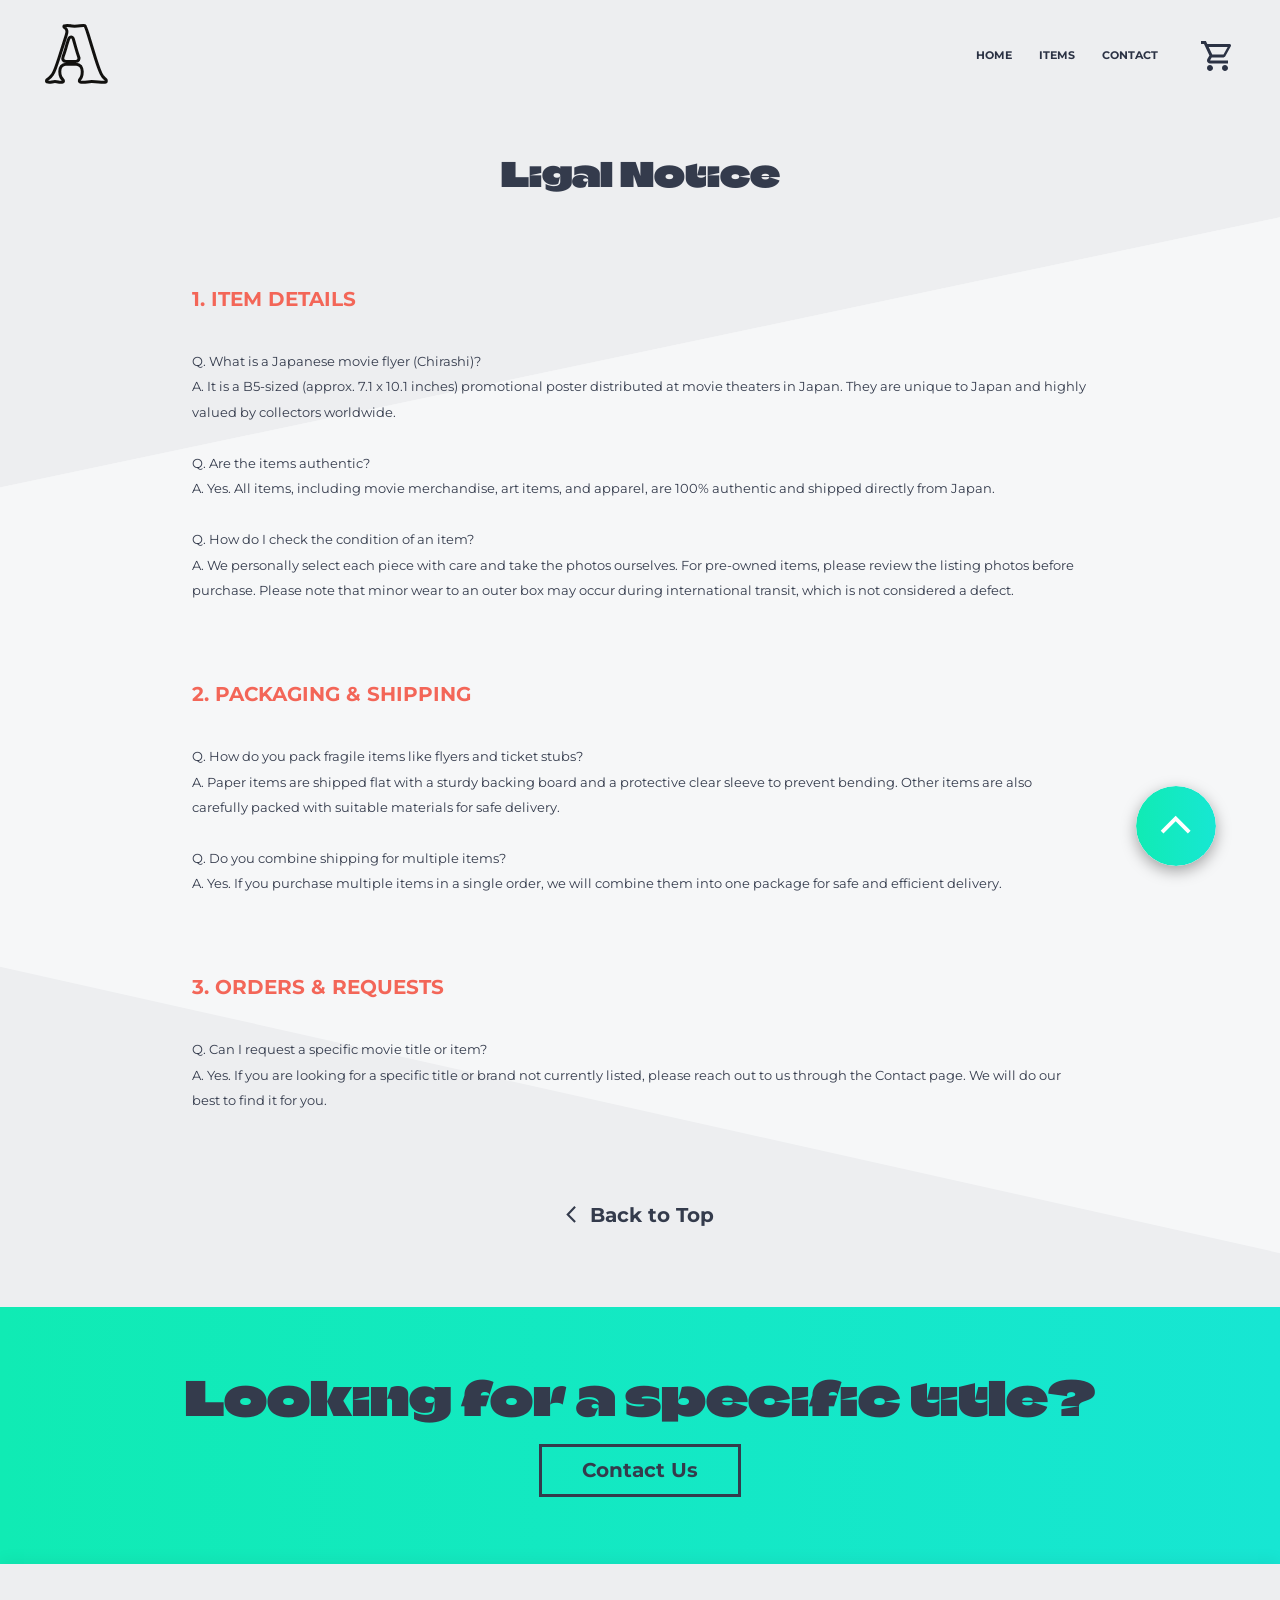
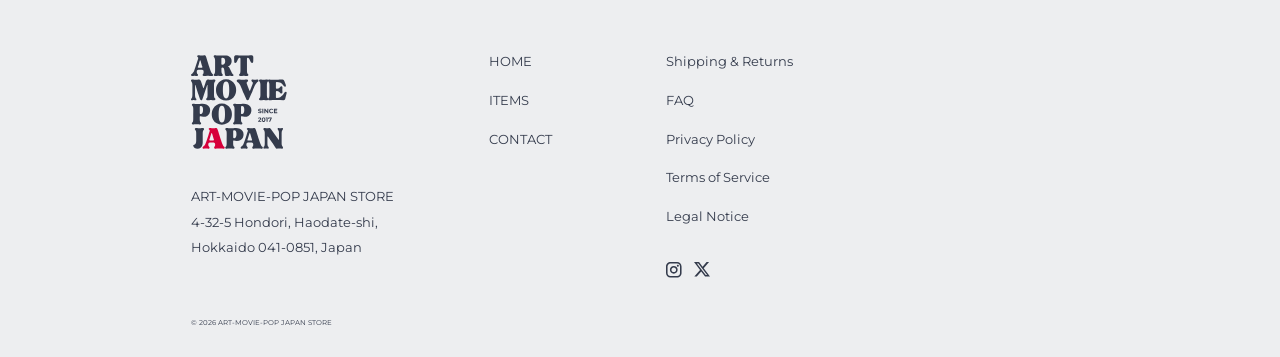
<file: ligal.html>
<!DOCTYPE html>
<html lang="ja">

<head>
    <meta charset="UTF-8">
    <meta name="viewport" content="width=device-width, initial-scale=1.0">
    <meta name="description"
        content="Discover authentic movie flyers, ticket stubs, and pop culture treasures from Japan. We ship unique collectibles for all kinds of films worldwide!">
    <meta name="keywords" content="">
    <meta name="robots" content="noindex, nofollow">
    <meta name="twitter:card" content="summary">
    <meta name="twitter:site" content="@username">
    <meta name="twitter:description"
        content="Discover authentic movie flyers, ticket stubs, and pop culture treasures from Japan. We ship unique collectibles for all kinds of films worldwide!">
    <meta name="twitter:title" content="ART-MOVIE-POP JAPAN STORE">
    <meta name="twitter:image" content="絶対パス">

    <!-- twitter以外のサービスとの連携 -->
    <!-- ↓ このページのタイトルを記入 -->
    <!-- <meta property="og:title" content="ART-MOVIE-POP JAPAN STORE"> -->
    <!-- ↓ 通常のサイトはcontent="website" -->
    <!-- <meta property="og:type" content="website"> -->
    <!-- ↓ ページのurlを記入 -->
    <!-- <meta property="og:url" content="絶対パス"> -->
    <!-- ↓ ページの概要説明を記入 -->
    <!-- <meta property="og:description" content=""> -->
    <!-- ↓ サイト名 -->
    <!-- <meta property="og:site_name" content=""> -->
    <!-- ↓ ページリンクを貼り付けた際の画像 -->
    <!-- <meta property="og:image" content="絶対パス"> -->

    <link rel="icon" href="images/favicon.ico">
    <link rel="apple-touch-icon" sizes="180x180" href="images/apple-touch-icon.png">
    <link rel="icon" sizes="192x192" href="images/apple-touch-icon.png">
    <title>Ligal Notice | ART-MOVIE-POP JAPAN STORE</title>
    <link rel="preconnect" href="https://fonts.googleapis.com">
    <link rel="preconnect" href="https://fonts.gstatic.com" crossorigin>
    <link
        href="https://fonts.googleapis.com/css2?family=Climate+Crisis:YEAR@1979&family=Montserrat:ital,wght@0,100..900;1,100..900&display=swap"
        rel="stylesheet">
    <link rel="stylesheet" href="css/style.css">
</head>

<body id="policy">
    <div class="wrapper">
        <header class="header">
            <h1 class="header__logo"><a href="index.html" class="header__link"><svg viewBox="0 0 42 40" fill="none"
                        xmlns="http://www.w3.org/2000/svg">
                        <path
                            d="M25.5977 1C26.0607 1 26.3914 1.06396 26.6201 1.15332C26.6343 1.16479 26.6858 1.2086 26.7666 1.32227C26.8901 1.49615 27.038 1.7701 27.2002 2.17188L27.2021 2.17871L27.2051 2.18555C27.6455 3.23202 28.2218 4.89801 28.9346 7.20898V7.20996C29.6484 9.52327 30.4263 12.0862 31.2686 14.8975C32.1139 17.7148 32.9714 20.4931 33.8418 23.2324C34.7151 25.9789 35.5384 28.3785 36.3125 30.4316L36.3135 30.4326C37.0768 32.4553 37.7576 33.9371 38.3662 34.7432L38.3818 34.7627C39.2544 35.8607 40.0177 36.6893 40.6523 37.1426H40.6533C40.8362 37.273 41 37.5002 41 38.0469C41 38.6101 40.8345 38.6902 40.7803 38.7178H40.7793C40.4621 38.8793 39.9485 39 39.165 39C38.2435 39 37.1204 38.9255 35.79 38.7715C34.3925 38.6096 32.8853 38.5303 31.2705 38.5303C30.4416 38.5303 29.4578 38.6135 28.3301 38.7744C27.2751 38.9251 26.2623 39 25.292 39C24.4609 39 23.8178 38.8808 23.332 38.6826H23.3301C23.1822 38.6225 23.122 38.5564 23.0879 38.501C23.0482 38.4363 22.9961 38.3039 22.9961 38.0469C22.9961 37.3664 23.147 37.1296 23.207 37.0684C23.6407 36.6264 24.0154 36.0419 24.3486 35.3604L24.3496 35.3613C24.7651 34.5135 24.9121 33.2424 24.9121 31.7178C24.9121 30.4545 24.6333 29.3281 23.9736 28.4414L23.8369 28.2676C23.0892 27.3667 22.0946 26.8907 20.9238 26.8906H13.873C12.701 26.8906 11.7041 27.3669 10.9551 28.2686C10.1984 29.1799 9.88283 30.3713 9.88281 31.7178C9.88281 33.2708 10.085 34.5958 10.6406 35.5156C11.08 36.2428 11.5478 36.8543 12.0557 37.3076H12.0566C12.2208 37.4538 12.335 37.6612 12.335 38.0469C12.3349 38.2837 12.2892 38.4167 12.249 38.4893C12.2222 38.5377 12.1835 38.586 12.1152 38.6328L12.0371 38.6787C11.633 38.8843 11.154 39 10.5771 39C9.75137 39 9.19433 38.9235 8.85254 38.8135C8.23058 38.6125 7.48978 38.5303 6.66699 38.5303C5.94726 38.5303 5.29019 38.5928 4.7207 38.7432L4.48242 38.8135C4.14188 38.9234 3.58555 39 2.75977 39C2.25316 39 1.82165 38.9111 1.4502 38.751L1.29492 38.6787C1.17716 38.6183 1.12137 38.5544 1.08594 38.4902C1.0458 38.4176 1.00003 38.2843 1 38.0469C1 37.738 1.06516 37.5784 1.13574 37.4873L1.20605 37.416L1.20703 37.415C1.58323 37.108 2.10077 36.6947 2.7627 36.1758C3.53589 35.5702 4.34208 34.6492 5.18262 33.4707L5.18848 33.4609L5.19531 33.4521C5.66541 32.7611 6.19107 31.6168 6.77637 30.0869L7.03125 29.4072C7.7264 27.5181 8.48405 25.3188 9.30371 22.8105C10.1227 20.3078 10.9532 17.7264 11.7969 15.0684C12.6406 12.4123 13.4191 9.96402 14.1338 7.72461C14.5149 6.60587 14.7488 5.58162 14.6504 4.78027L14.626 4.62207L14.5674 4.3584C14.435 3.83995 14.2015 3.36637 13.8369 2.98242L13.6436 2.79785C13.3083 2.5081 12.9975 2.24406 12.7119 2.00586L12.71 2.00391L12.6914 1.9668C12.6729 1.91723 12.6494 1.81618 12.6494 1.6416C12.6494 1.41917 12.6979 1.34158 12.708 1.32715C12.7108 1.3231 12.7265 1.29681 12.7949 1.2666L12.8828 1.23535C13.4131 1.08332 14.0461 1.00002 14.792 1C15.7276 1 16.3511 1.07709 16.7207 1.18945V1.19043C17.3913 1.39631 18.4495 1.46971 19.7734 1.46973C21.277 1.46973 22.4998 1.39131 23.4092 1.2168L23.4082 1.21582C24.1701 1.07058 24.8996 1 25.5977 1ZM17.3975 8.60938C16.7814 8.60938 16.4113 9.05412 16.2666 9.25098C16.0802 9.5046 15.9216 9.82678 15.7822 10.168L15.7734 10.1914L15.7646 10.2158C15.3741 11.3299 14.9565 12.6463 14.5117 14.1631L14.0576 15.7471C13.4507 17.9122 12.7946 19.9721 12.0889 21.9248L12.0859 21.9336L12.083 21.9414C11.8532 22.6147 11.7197 23.4516 12.167 24.1514C12.6383 24.8883 13.4775 25.0625 14.1787 25.0625H20.3877C21.0887 25.0625 21.9264 24.8879 22.3975 24.1514C22.8438 23.4534 22.7128 22.6192 22.4844 21.9463H22.4854C21.8261 19.9847 21.191 17.9297 20.5811 15.7822C19.9683 13.6217 19.4588 11.8129 19.0518 10.3555L19.0479 10.3447L19.0449 10.335L18.9531 10.0557C18.8552 9.78062 18.7369 9.51991 18.5879 9.30078C18.4137 9.04468 18.0658 8.66114 17.5107 8.61426L17.3975 8.60938Z"
                            stroke="#343B4C" stroke-width="2" />
                    </svg>
                </a></h1>
            <div class="header__box">
                <div class="btn">
                    <!-- カートボタン -->
                    <div class="cart">
                        <a href="#" class="cart__link"><svg viewBox="0 0 21 21" fill="none"
                                xmlns="http://www.w3.org/2000/svg">
                                <path
                                    d="M16.8 16.8C17.357 16.8 17.8911 17.0212 18.2849 17.4151C18.6787 17.8089 18.9 18.343 18.9 18.9C18.9 19.457 18.6787 19.9911 18.2849 20.3849C17.8911 20.7787 17.357 21 16.8 21C16.243 21 15.7089 20.7787 15.3151 20.3849C14.9212 19.9911 14.7 19.457 14.7 18.9C14.7 17.7345 15.6345 16.8 16.8 16.8ZM0 0H3.4335L4.4205 2.1H19.95C20.2285 2.1 20.4955 2.21062 20.6925 2.40754C20.8894 2.60445 21 2.87152 21 3.15C21 3.3285 20.9475 3.507 20.874 3.675L17.115 10.4685C16.758 11.109 16.065 11.55 15.2775 11.55H7.455L6.51 13.2615L6.4785 13.3875C6.4785 13.4571 6.50616 13.5239 6.55538 13.5731C6.60461 13.6223 6.67138 13.65 6.741 13.65H18.9V15.75H6.3C5.74304 15.75 5.2089 15.5287 4.81508 15.1349C4.42125 14.7411 4.2 14.207 4.2 13.65C4.2 13.2825 4.2945 12.936 4.452 12.642L5.88 10.0695L2.1 2.1H0V0ZM6.3 16.8C6.85695 16.8 7.3911 17.0212 7.78492 17.4151C8.17875 17.8089 8.4 18.343 8.4 18.9C8.4 19.457 8.17875 19.9911 7.78492 20.3849C7.3911 20.7787 6.85695 21 6.3 21C5.74304 21 5.2089 20.7787 4.81508 20.3849C4.42125 19.9911 4.2 19.457 4.2 18.9C4.2 17.7345 5.1345 16.8 6.3 16.8ZM15.75 9.45L18.669 4.2H5.397L7.875 9.45H15.75Z"
                                    fill="#343B4C" />
                            </svg>
                        </a>
                    </div>
                    <!-- バーガーボタン -->
                    <div id="btn__burger" class="btn__burger">
                        <span id="btn__top" class="btn__top"></span>
                        <span id="btn__middle" class="btn__middle"></span>
                        <span id="btn__bottom" class="btn__bottom"></span>
                    </div>
                </div>
                <!-- ナビゲーション -->
                <nav id="gnav" class="gnav">
                    <div class="box__text">
                        <div class="box__weight">
                            <ul class="gnav__nav">
                                <li class="gnav__list"><a href="index.html" class="gnav__link">HOME</a></li>
                                <li class="gnav__list"><a href="items.html" class="gnav__link">ITEMS</a></li>
                                <li class="gnav__list"><a href="contact.html" class="gnav__link">CONTACT</a></li>
                            </ul>
                        </div>
                        <div class="box__thin">
                            <ul class="gnav__nav">
                                <li class="gnav__list"><a href="shipping.html" class="gnav__link">Shipping &amp;
                                        Returns</a>
                                </li>
                                <li class="gnav__list"><a href="faq.html" class="gnav__link">FAQ</a></li>
                            </ul>
                        </div>
                    </div>
                    <div class="box__sns">
                        <p class="gnav__insta"><a href="https://www.instagram.com/art_movie_pop_japan_store/"
                                target="_blank" class="gnav__link"><svg viewBox="0 0 24 24" fill="none"
                                    xmlns="http://www.w3.org/2000/svg">
                                    <path
                                        d="M6.76667 0H16.5667C20.3 0 23.3333 3.03333 23.3333 6.76667V16.5667C23.3333 18.3613 22.6204 20.0824 21.3514 21.3514C20.0824 22.6204 18.3613 23.3333 16.5667 23.3333H6.76667C3.03333 23.3333 0 20.3 0 16.5667V6.76667C0 4.97203 0.712915 3.25091 1.98191 1.98191C3.25091 0.712915 4.97203 0 6.76667 0ZM6.53333 2.33333C5.41942 2.33333 4.35114 2.77583 3.56348 3.56348C2.77583 4.35114 2.33333 5.41942 2.33333 6.53333V16.8C2.33333 19.1217 4.21167 21 6.53333 21H16.8C17.9139 21 18.9822 20.5575 19.7698 19.7698C20.5575 18.9822 21 17.9139 21 16.8V6.53333C21 4.21167 19.1217 2.33333 16.8 2.33333H6.53333ZM17.7917 4.08333C18.1784 4.08333 18.5494 4.23698 18.8229 4.51047C19.0964 4.78396 19.25 5.15489 19.25 5.54167C19.25 5.92844 19.0964 6.29937 18.8229 6.57286C18.5494 6.84635 18.1784 7 17.7917 7C17.4049 7 17.034 6.84635 16.7605 6.57286C16.487 6.29937 16.3333 5.92844 16.3333 5.54167C16.3333 5.15489 16.487 4.78396 16.7605 4.51047C17.034 4.23698 17.4049 4.08333 17.7917 4.08333ZM11.6667 5.83333C13.2138 5.83333 14.6975 6.44791 15.7915 7.54188C16.8854 8.63584 17.5 10.1196 17.5 11.6667C17.5 13.2138 16.8854 14.6975 15.7915 15.7915C14.6975 16.8854 13.2138 17.5 11.6667 17.5C10.1196 17.5 8.63584 16.8854 7.54188 15.7915C6.44791 14.6975 5.83333 13.2138 5.83333 11.6667C5.83333 10.1196 6.44791 8.63584 7.54188 7.54188C8.63584 6.44791 10.1196 5.83333 11.6667 5.83333ZM11.6667 8.16667C10.7384 8.16667 9.84817 8.53541 9.19179 9.19179C8.53541 9.84817 8.16667 10.7384 8.16667 11.6667C8.16667 12.5949 8.53541 13.4852 9.19179 14.1415C9.84817 14.7979 10.7384 15.1667 11.6667 15.1667C12.5949 15.1667 13.4852 14.7979 14.1415 14.1415C14.7979 13.4852 15.1667 12.5949 15.1667 11.6667C15.1667 10.7384 14.7979 9.84817 14.1415 9.19179C13.4852 8.53541 12.5949 8.16667 11.6667 8.16667Z"
                                        fill="#343B4C" />
                                </svg>
                            </a></p>
                        <p class="gnav__x"><a href="#" target="_blank" class="gnav__link"><svg viewBox="0 0 24 22"
                                    fill="none" xmlns="http://www.w3.org/2000/svg">
                                    <path
                                        d="M18.9 0H22.5806L14.5406 9.21257L24 21.7509H16.5943L10.7897 14.148L4.15543 21.7509H0.471429L9.07029 11.8937L0 0.00171426H7.59429L12.8331 6.94971L18.9 0ZM17.6057 19.5429H19.6457L6.48 2.09314H4.29257L17.6057 19.5429Z"
                                        fill="#343B4C" />
                                </svg>
                            </a></p>
                    </div>
                </nav>
            </div>
        </header>

        <!-- To Top ボタン -->
        <div class="totop">
            <a href="#" class="totop__link">
                <svg viewBox="0 0 64 64" fill="none" xmlns="http://www.w3.org/2000/svg">
                    <circle cx="32" cy="32" r="32" fill="url(#paint0_linear_434_496)" />
                    <path fill-rule="evenodd" clip-rule="evenodd"
                        d="M31.7365 23.875L43.6839 35.8193L41.4922 38.0141L31.7365 28.2584L21.9839 38.0141L19.7891 35.8193L31.7365 23.875Z"
                        fill="white" />
                    <defs>
                        <linearGradient id="paint0_linear_434_496" x1="0" y1="32" x2="64" y2="32"
                            gradientUnits="userSpaceOnUse">
                            <stop stop-color="#10EBB4" />
                            <stop offset="1" stop-color="#17E7D3" />
                        </linearGradient>
                    </defs>
                </svg>
            </a>
        </div>

        <main class="main">
            <h2 class="ttl">Ligal Notice</h2>
            <section class="item">
                <h3 class="item__ttl">1. ITEM DETAILS</h3>
                <dl class="item__box">
                    <dt class="item__question">Q. What is a Japanese movie flyer (Chirashi)?</dt>
                    <dd class="item__answer">A. It is a B5-sized (approx. 7.1 x 10.1 inches) promotional poster
                        distributed at movie theaters in Japan. They are unique to Japan and highly valued by collectors
                        worldwide.</dd>
                </dl>
                <dl class="item__box">
                    <dt class="item__question">Q. Are the items authentic?</dt>
                    <dd class="item__answer">A. Yes. All items, including movie merchandise, art items, and apparel, are
                        100% authentic and shipped directly from Japan.</dd>
                </dl>
                <dl class="item__box">
                    <dt class="item__question">Q. How do I check the condition of an item?</dt>
                    <dd class="item__answer">A. We personally select each piece with care and take the photos ourselves.
                        For pre-owned items, please review the listing photos before purchase. Please note that minor
                        wear to an outer box may occur during international transit, which is not considered a defect.
                    </dd>
                </dl>
            </section>

            <section class="packaging">
                <h3 class="packaging__ttl">2. PACKAGING & SHIPPING</h3>
                <dl class="packaging__box">
                    <dt class="packaging__question">Q. How do you pack fragile items like flyers and ticket stubs?</dt>
                    <dd class="packaging__answer">A. Paper items are shipped flat with a sturdy backing board and a
                        protective clear sleeve to prevent bending. Other items are also carefully packed with suitable
                        materials for safe delivery.</dd>
                </dl>
                <dl class="packaging__box">
                    <dt class="packaging__question">Q. Do you combine shipping for multiple items?</dt>
                    <dd class="packaging__answer">A. Yes. If you purchase multiple items in a single order, we will
                        combine them into one package for safe and efficient delivery.</dd>
                </dl>
            </section>

            <section class="orders">
                <h3 class="orders__ttl">3. ORDERS & REQUESTS</h3>
                <dl class="orders__box">
                    <dt class="orders__question">Q. Can I request a specific movie title or item?</dt>
                    <dd class="orders__answer">A. Yes. If you are looking for a specific title or brand not currently
                        listed, please reach out to us through the Contact page. We will do our best to find it for you.
                    </dd>
                </dl>
            </section>


            <a href="index.html" class="underlink">Back to Top<svg viewBox="0 0 8 14" fill="none"
                    xmlns="http://www.w3.org/2000/svg">
                    <path fill-rule="evenodd" clip-rule="evenodd"
                        d="M0 7L6.75817 0L8 1.28412L2.48016 7L8 12.7141L6.75817 14L0 7Z" fill="#343B4C" />
                </svg>
            </a>


            <!-- コンタクト -->
            <section class="contact">
                <p class="contact__txt">Looking for a<br class="br-sp"> specific title?</p>
                <div class="contact__btn">
                    <a href="contact.html" class="contact__link">Contact Us</a>
                </div>
            </section>
        </main>

        <!-- フッター -->
        <footer class="footer">
            <div class="footer__wrapper">
                <h1 class="footer__logo">
                    <svg viewBox="0 0 109 106" fill="none" xmlns="http://www.w3.org/2000/svg">
                        <path
                            d="M0.0390625 22.3234C0.0390625 21.9562 0.153655 21.6811 0.382839 21.4981C0.612023 21.3146 0.925223 21.07 1.32271 20.7643C1.71993 20.4588 2.16287 19.9698 2.65154 19.2977C2.927 18.9005 3.27078 18.1518 3.68287 17.0522C4.09551 15.952 4.54617 14.6683 5.03483 13.2012C5.52405 11.7344 6.02045 10.2218 6.52453 8.66379C7.02919 7.10527 7.49525 5.66871 7.92275 4.3545C8.16741 3.65235 8.25912 3.14081 8.19824 2.81963C8.1371 2.49871 8.00705 2.2541 7.80819 2.0858C7.60986 1.91776 7.42639 1.76488 7.25836 1.62743C7.09007 1.49025 7.00603 1.26878 7.00603 0.963012C7.00603 0.535497 7.19696 0.2683 7.57897 0.16087C7.96077 0.0537153 8.39658 0 8.8858 0C9.46593 0 9.90887 0.046002 10.2146 0.137731C10.5201 0.229735 11.0702 0.275461 11.8652 0.275461C12.7511 0.275461 13.4381 0.229735 13.9267 0.137731C14.4159 0.046002 14.8898 0 15.3481 0C15.6845 0 15.9674 0.046002 16.1965 0.137731C16.4257 0.229735 16.6472 0.535222 16.8609 1.05447C17.1364 1.69657 17.4879 2.69732 17.9154 4.057C18.3429 5.41668 18.8084 6.9218 19.3126 8.57235C19.8172 10.2224 20.329 11.8493 20.8485 13.4535C21.3686 15.0578 21.8578 16.4561 22.3162 17.6483C22.7746 18.8399 23.1564 19.6344 23.4621 20.0316C23.9814 20.6728 24.3937 21.1009 24.6995 21.3152C25.005 21.529 25.1579 21.8651 25.1579 22.3234C25.1579 22.7818 25.005 23.0875 24.6995 23.2402C24.3937 23.3927 23.9814 23.4693 23.4621 23.4693C22.8809 23.4693 22.1853 23.4233 21.3752 23.3316C20.5656 23.2396 19.6875 23.1939 18.7407 23.1939C18.2824 23.1939 17.7242 23.2396 17.067 23.3316C16.4103 23.4233 15.7762 23.4693 15.1652 23.4693C14.6149 23.4693 14.1487 23.3927 13.7669 23.2402C13.3849 23.0875 13.194 22.7818 13.194 22.3234C13.194 21.8651 13.2932 21.5367 13.4915 21.3383C13.6904 21.1395 13.8816 20.8566 14.0645 20.49C14.2479 20.1227 14.3399 19.4961 14.3399 18.6102C14.3399 17.9072 14.1716 17.3574 13.8353 16.9607C13.4995 16.5635 13.072 16.3646 12.5527 16.3646H8.33597C7.81591 16.3646 7.38757 16.5635 7.0512 16.9607C6.71541 17.3574 6.54764 17.9072 6.54764 18.6102C6.54764 19.4961 6.66997 20.1379 6.91458 20.5351C7.15919 20.9326 7.40328 21.2381 7.6473 21.4518C7.89191 21.6656 8.01425 21.9562 8.01425 22.3234C8.01425 22.7509 7.8459 23.049 7.50958 23.217C7.17379 23.385 6.79231 23.4693 6.36475 23.4693C5.84523 23.4693 5.44031 23.4233 5.14943 23.3316C4.85909 23.2396 4.48501 23.1939 4.02664 23.1939C3.56828 23.1939 3.19392 23.2396 2.90387 23.3316C2.61353 23.4233 2.20887 23.4693 1.68963 23.4693C1.26129 23.4693 0.878945 23.385 0.542606 23.217C0.206818 23.049 0.0390625 22.7509 0.0390625 22.3234ZM7.8313 13.0635C7.58669 13.7665 7.81591 14.118 8.51886 14.118H12.2321C12.9343 14.118 13.1634 13.7665 12.9197 13.0635C12.5222 11.903 12.1398 10.6887 11.7726 9.42079C11.406 8.15231 11.1008 7.09009 10.857 6.23425C10.7341 5.83705 10.5964 5.63815 10.4438 5.63815C10.3218 5.63815 10.1843 5.82161 10.0317 6.18797C9.72593 7.04381 9.38961 8.1137 9.02241 9.39768C8.65578 10.681 8.25885 11.903 7.8313 13.0635Z"
                            fill="#343B4C" />
                        <path
                            d="M25.7969 1.19109C25.7969 0.702703 25.9418 0.382065 26.2321 0.229184C26.5222 0.0765785 26.8814 0 27.3097 0C27.7981 0 28.3325 0.046002 28.9129 0.137731C29.4938 0.228909 30.0594 0.27436 30.6097 0.27436C31.5873 0.27436 32.5878 0.236346 33.6112 0.159768C34.635 0.0834651 35.7432 0.0451759 36.9354 0.0451759C38.0968 0.0451759 39.2273 0.121754 40.3269 0.27436C41.4271 0.427241 42.4127 0.725566 43.2832 1.16906C44.1542 1.612 44.8495 2.26925 45.3689 3.14026C45.8882 4.01072 46.148 5.16408 46.148 6.60008C46.148 8.09804 45.7505 9.32797 44.9558 10.2901C44.1616 11.2526 43.1383 11.9936 41.886 12.5137C42.2524 12.5137 42.6268 12.7583 43.0088 13.2475C43.3906 13.7362 43.7727 14.3623 44.1547 15.1261C44.5365 15.8903 44.9109 16.6924 45.2775 17.5326C45.6439 18.373 45.9954 19.1446 46.332 19.8476C46.6066 20.3971 46.889 20.7941 47.1793 21.0387C47.4702 21.2833 47.7225 21.4821 47.9363 21.6347C48.15 21.7876 48.2569 22.0474 48.2569 22.4138C48.2569 22.8421 48.15 23.1327 47.9363 23.2853C47.7225 23.4379 47.4473 23.5145 47.111 23.5145C46.7135 23.5145 46.2552 23.4685 45.7359 23.3768C45.2164 23.2847 44.6511 23.2391 44.0402 23.2391C43.7344 23.2391 43.1689 23.2847 42.3433 23.3768C41.5183 23.4685 40.8002 23.5145 40.1892 23.5145C39.5479 23.5145 39.0895 23.1862 38.8141 22.5294C38.5392 21.8722 38.3483 21.0546 38.2411 20.0767C38.1345 19.0983 38.0122 18.1127 37.8742 17.1194C37.7367 16.1263 37.5153 15.3013 37.2098 14.6447C36.904 13.9879 36.4002 13.6596 35.6981 13.6596C34.9339 13.6596 34.5522 14.0417 34.5522 14.8055V17.3265C34.5522 18.3961 34.6284 19.206 34.7813 19.7561C34.9339 20.3056 35.1174 20.7103 35.3312 20.9703C35.5449 21.2298 35.7281 21.4436 35.881 21.6116C36.0336 21.7799 36.1102 22.0322 36.1102 22.3686C36.1102 22.8269 35.9341 23.1327 35.5824 23.2853C35.2311 23.4379 34.7959 23.5145 34.2767 23.5145C33.7571 23.5145 33.1919 23.4685 32.581 23.3768C31.9697 23.2847 31.4499 23.2391 31.0218 23.2391C30.5635 23.2391 30.0208 23.2847 29.3944 23.3768C28.7686 23.4685 28.1805 23.5145 27.6304 23.5145C27.1108 23.5145 26.6753 23.4379 26.3235 23.2853C25.9724 23.1327 25.7969 22.8269 25.7969 22.3686C25.7969 22.0322 25.8732 21.7799 26.026 21.6116C26.1787 21.4436 26.3621 21.2298 26.5759 20.9703C26.7896 20.7103 26.9728 20.3056 27.1257 19.7561C27.2783 19.206 27.3549 18.3961 27.3549 17.3265V6.23314C27.3549 5.1638 27.2783 4.35422 27.1257 3.80468C26.9728 3.25458 26.7896 2.84993 26.5759 2.59044C26.3621 2.33041 26.1787 2.11637 26.026 1.94806C25.8732 1.78003 25.7969 1.52771 25.7969 1.19109ZM34.5059 9.6709C34.5059 10.0384 34.6204 10.2984 34.8497 10.451C35.0788 10.6039 35.346 10.6802 35.6518 10.6802C36.5994 10.6802 37.3632 10.321 37.9436 9.60257C38.5237 8.88418 38.8141 7.91399 38.8141 6.69152C38.8141 4.09419 37.7599 2.79539 35.6518 2.79539C35.346 2.79539 35.0788 2.87967 34.8497 3.04771C34.6204 3.21601 34.5059 3.48349 34.5059 3.84985V9.6709Z"
                            fill="#343B4C" />
                        <path
                            d="M50.2022 8.61757C49.561 8.61757 49.1943 8.23576 49.1026 7.47163C49.0106 6.70776 48.9648 5.73017 48.9648 4.53851V2.10893C48.9648 1.55884 49.1251 1.06989 49.4463 0.642376C49.7673 0.214309 50.2025 0 50.7521 0C51.9743 0 53.2577 0.046002 54.6017 0.137731C55.9467 0.229735 57.7348 0.275461 59.9657 0.275461C62.1653 0.275461 63.9302 0.229735 65.2588 0.137731C66.5884 0.046002 67.8641 0 69.0869 0C69.6369 0 70.0494 0.214309 70.3239 0.642376C70.5995 1.06989 70.7375 1.55884 70.7375 2.10893V3.98869C70.7375 4.78284 70.7296 5.53127 70.7142 6.23425C70.6989 6.93724 70.6069 7.51019 70.4387 7.95313C70.271 8.39607 69.9585 8.61757 69.4999 8.61757C68.9187 8.61757 68.422 8.31975 68.009 7.72396C67.597 7.12838 67.2225 6.44855 66.8862 5.68442C66.5508 4.92057 66.2071 4.24073 65.8548 3.64491C65.5036 3.04853 65.0684 2.75021 64.5495 2.75021C63.8773 2.75021 63.541 3.1017 63.541 3.80468V17.2814C63.541 18.351 63.6176 19.1608 63.7705 19.711C63.9228 20.2605 64.1063 20.6651 64.32 20.9252C64.5342 21.1846 64.7172 21.3984 64.87 21.5665C65.0224 21.7347 65.0991 21.9871 65.0991 22.3234C65.0991 22.7818 64.9229 23.0875 64.5712 23.2402C64.22 23.3927 63.7848 23.4693 63.2659 23.4693C62.6852 23.4693 62.0818 23.4233 61.4556 23.3316C60.8288 23.2396 60.2862 23.1939 59.8282 23.1939C59.3696 23.1939 58.827 23.2396 58.2003 23.3316C57.5746 23.4233 56.9865 23.4693 56.4364 23.4693C55.9171 23.4693 55.4813 23.3927 55.1295 23.2402C54.7784 23.0875 54.6028 22.7818 54.6028 22.3234C54.6028 21.9871 54.6795 21.7347 54.8323 21.5665C54.9846 21.3984 55.1681 21.1846 55.3818 20.9252C55.596 20.6651 55.779 20.2605 55.9319 19.711C56.0842 19.1608 56.1609 18.351 56.1609 17.2814V3.80468C56.1609 3.1017 55.825 2.75021 55.1528 2.75021C54.6636 2.75021 54.2357 3.04853 53.8692 3.64491C53.5027 4.24073 53.151 4.92057 52.8147 5.68442C52.4789 6.44855 52.1046 7.12838 51.6919 7.72396C51.2798 8.31975 50.7832 8.61757 50.2022 8.61757Z"
                            fill="#343B4C" />
                        <path
                            d="M0 28.5545C0 28.1264 0.160319 27.8512 0.481507 27.7292C0.80242 27.6066 1.20707 27.5452 1.69574 27.5452C2.27669 27.5452 2.91108 27.5912 3.59863 27.6829C4.28618 27.7749 4.92002 27.8206 5.50042 27.8206C6.14222 27.8206 6.73061 27.7675 7.26557 27.6609C7.80022 27.5537 8.31176 27.5 8.80045 27.5C9.31971 27.5 9.80095 27.6452 10.2439 27.9352C10.6874 28.2256 11.0772 28.814 11.4129 29.7004C11.4129 29.7004 11.6344 30.3802 12.0773 31.7399C12.5209 33.0996 13.0943 34.7882 13.7973 36.8051C14.0411 37.4772 14.2854 37.4772 14.53 36.8051C15.2639 34.7882 15.8445 33.0996 16.2721 31.7399C16.6996 30.3802 16.9134 29.7004 16.9134 29.7004C17.2497 28.814 17.6317 28.2256 18.0592 27.9352C18.4873 27.6452 18.9457 27.5 19.4344 27.5C19.8624 27.5 20.306 27.5537 20.7643 27.6609C21.2227 27.7675 21.6959 27.8206 22.1846 27.8206C22.7956 27.8206 23.4374 27.7749 24.1095 27.6829C24.7822 27.5912 25.4089 27.5452 25.9893 27.5452C26.5085 27.5452 26.9209 27.6066 27.2266 27.7292C27.5321 27.8512 27.685 28.1264 27.685 28.5545C27.685 28.9512 27.6084 29.2569 27.4558 29.4712C27.3029 29.6849 27.1198 29.9142 26.906 30.1588C26.6923 30.4028 26.5088 30.7921 26.3562 31.3267C26.2033 31.8617 26.127 32.6638 26.127 33.7331V44.8265C26.127 45.8961 26.2033 46.706 26.3562 47.2561C26.5088 47.8056 26.6923 48.2103 26.906 48.4703C27.1198 48.7298 27.3029 48.9436 27.4558 49.1116C27.6084 49.2799 27.685 49.5322 27.685 49.8686C27.685 50.3269 27.5093 50.6327 27.1583 50.7853C26.8071 50.9379 26.3716 51.0145 25.8515 51.0145C25.302 51.0145 24.7139 50.9685 24.0875 50.8768C23.4608 50.7847 22.9184 50.7391 22.4601 50.7391C22.0017 50.7391 21.459 50.7847 20.8326 50.8768C20.2059 50.9685 19.6178 51.0145 19.0686 51.0145C18.5485 51.0145 18.1127 50.9379 17.7617 50.7853C17.4106 50.6327 17.2351 50.3269 17.2351 49.8686C17.2351 49.5322 17.3114 49.2799 17.4642 49.1116C17.6169 48.9436 17.8004 48.7298 18.0141 48.4703C18.2279 48.2103 18.411 47.8056 18.5639 47.2561C18.7165 46.706 18.7931 45.8961 18.7931 44.8265C18.7931 44.2764 18.7931 43.5429 18.7931 42.6261C18.7931 41.7094 18.7854 40.7241 18.77 39.6699C18.7545 38.6151 18.7468 37.5684 18.7468 36.5296C18.7468 35.4912 18.7468 34.5898 18.7468 33.8257C18.7468 33.764 18.7008 33.7028 18.6091 33.6417C18.5179 33.5808 18.4419 33.6268 18.381 33.7794C18.1664 34.4516 17.8527 35.3914 17.44 36.5991C17.0279 37.8061 16.5773 39.1352 16.0881 40.5867C15.5994 42.0383 15.0956 43.5126 14.5763 45.0094C14.0568 46.5066 13.583 47.8817 13.1549 49.1347C12.9412 49.8069 12.7274 50.2884 12.5137 50.5793C12.2999 50.8693 11.9787 51.0145 11.5507 51.0145C11.2449 51.0145 10.9777 50.8462 10.7485 50.5098C10.5193 50.1735 10.2978 49.7151 10.0841 49.1347C9.62573 47.8817 9.15195 46.5143 8.66273 45.0326C8.17404 43.5503 7.6854 42.0761 7.19618 40.6098C6.70749 39.143 6.27227 37.8061 5.89047 36.5991C5.50841 35.3914 5.19521 34.4516 4.9506 33.7794C4.91975 33.6268 4.8506 33.5808 4.74345 33.6417C4.63684 33.7028 4.58368 33.764 4.58368 33.8257V44.8265C4.58368 45.8961 4.65998 46.7212 4.81287 47.3013C4.96547 47.8817 5.14893 48.3172 5.36269 48.6081C5.57645 48.8984 5.75963 49.143 5.91252 49.3419C6.06511 49.5402 6.14169 49.8074 6.14169 50.1429C6.14169 50.4796 6.04966 50.7087 5.86625 50.8305C5.68332 50.9531 5.45442 51.0145 5.17978 51.0145C4.84317 51.0145 4.46854 50.9685 4.0559 50.8768C3.64381 50.7847 3.28488 50.7391 2.97939 50.7391C2.67363 50.7391 2.33757 50.7847 1.9712 50.8768C1.60456 50.9685 1.25308 51.0145 0.916736 51.0145C0.672126 51.0145 0.457817 50.9531 0.27436 50.8305C0.0914535 50.7087 0 50.4796 0 50.1429C0 49.8074 0.076303 49.5402 0.229184 49.3419C0.38179 49.143 0.565247 48.8984 0.779006 48.6081C0.992764 48.3172 1.17594 47.8817 1.32883 47.3013C1.48143 46.7212 1.55801 45.8961 1.55801 44.8265V33.7331C1.55801 32.6638 1.48143 31.8617 1.32883 31.3267C1.17594 30.7921 0.992764 30.4028 0.779006 30.1588C0.565247 29.9142 0.38179 29.6849 0.229184 29.4712C0.076303 29.2569 0 28.9512 0 28.5545Z"
                            fill="#343B4C" />
                        <path
                            d="M39.8459 51.2563C37.7067 51.2563 35.7738 50.7445 34.0469 49.7215C32.3206 48.6976 30.9455 47.2842 29.9216 45.4816C28.8983 43.6784 28.3867 41.6003 28.3867 39.2473C28.3867 36.8946 28.8983 34.8168 29.9216 33.0141C30.9455 31.211 32.3206 29.7976 34.0469 28.7743C35.7738 27.7503 37.7067 27.2383 39.8459 27.2383C41.9849 27.2383 43.9175 27.7503 45.6439 28.7743C47.3707 29.7976 48.7381 31.211 49.746 33.0141C50.7545 34.8168 51.2588 36.8946 51.2588 39.2473C51.2588 41.6003 50.7545 43.6784 49.746 45.4816C48.7381 47.2842 47.3707 48.6976 45.6439 49.7215C43.9175 50.7445 41.9849 51.2563 39.8459 51.2563ZM36.179 39.2473C36.179 41.1116 36.2858 42.7696 36.4996 44.221C36.7134 45.6727 37.0874 46.8109 37.6224 47.6357C38.157 48.4607 38.8983 48.873 39.8459 48.873C40.7935 48.873 41.5268 48.4607 42.0463 47.6357C42.5656 46.8109 42.9245 45.6727 43.1228 44.221C43.3217 42.7696 43.4214 41.1116 43.4214 39.2473C43.4214 37.383 43.3217 35.7253 43.1228 34.2736C42.9245 32.8222 42.5656 31.6839 42.0463 30.8589C41.5268 30.0342 40.7935 29.6215 39.8459 29.6215C38.8983 29.6215 38.157 30.0342 37.6224 30.8589C37.0874 31.6839 36.7134 32.8222 36.4996 34.2736C36.2858 35.7253 36.179 37.383 36.179 39.2473Z"
                            fill="#343B4C" />
                        <path
                            d="M54.1259 31.2584C53.6981 30.8309 53.224 30.48 52.7048 30.205C52.1853 29.9296 51.9258 29.4863 51.9258 28.8751C51.9258 28.3558 52.1853 28.0043 52.7048 27.8206C53.224 27.6372 53.8509 27.5452 54.5845 27.5452C55.2874 27.5452 55.9977 27.5835 56.7154 27.6598C57.4341 27.7364 58.0683 27.7744 58.6183 27.7744C59.3207 27.7744 60.0537 27.7289 60.8174 27.6377C61.5817 27.546 62.2692 27.5 62.8801 27.5C63.4306 27.5 63.8887 27.5766 64.2552 27.7292C64.6228 27.8821 64.8063 28.1721 64.8063 28.5997C64.8063 29.028 64.646 29.3795 64.325 29.6541C64.0034 29.929 63.7057 30.2268 63.4301 30.5477C63.1551 30.8689 63.1096 31.3196 63.2937 31.8997C63.3852 32.2054 63.5528 32.6947 63.7972 33.3674C64.0415 34.0395 64.3165 34.773 64.6222 35.5677C64.9279 36.3619 65.2257 37.1332 65.516 37.8816C65.8069 38.6303 66.0592 39.2644 66.2729 39.7845C66.5474 40.4258 66.8229 40.4258 67.0985 39.7845C67.4036 39.0507 67.7702 38.1568 68.198 37.1026C68.6254 36.0487 69.0226 35.0328 69.3891 34.0549C69.7561 33.0765 70.001 32.3735 70.1226 31.9459C70.3062 31.3658 70.2681 30.9152 70.0084 30.594C69.7487 30.2731 69.451 29.9753 69.1146 29.7004C68.7782 29.4249 68.61 29.0734 68.61 28.6459C68.61 28.2179 68.7243 27.9272 68.9538 27.7744C69.1828 27.6217 69.4811 27.5452 69.8487 27.5452C70.276 27.5452 70.7335 27.5912 71.2222 27.6829C71.7114 27.7749 72.2006 27.8206 72.6899 27.8206C73.0564 27.8206 73.4689 27.7749 73.9275 27.6829C74.386 27.5912 74.8139 27.5452 75.2111 27.5452C75.6083 27.5452 75.9367 27.6217 76.1964 27.7744C76.4561 27.9272 76.5862 28.2327 76.5862 28.6911C76.5862 29.2415 76.326 29.7001 75.8061 30.0673C75.2867 30.4339 74.8133 30.8309 74.386 31.2584C73.9883 31.6559 73.5683 32.252 73.1251 33.0467C72.6825 33.8409 72.2541 34.6961 71.8415 35.6129C71.4295 36.5296 71.0551 37.4161 70.7187 38.2717C70.3823 39.1275 70.1073 39.8151 69.8936 40.3343C69.4663 41.4039 68.9924 42.527 68.472 43.7038C67.9526 44.88 67.4565 46.0105 66.9826 47.0952C66.5093 48.1803 66.1047 49.1199 65.7683 49.9138C65.4626 50.6476 64.9586 51.0145 64.2552 51.0145C63.5528 51.0145 63.0493 50.6476 62.7436 49.9138C62.4379 49.1199 62.0407 48.1803 61.5515 47.0952C61.0623 46.0105 60.5657 44.88 60.0616 43.7038C59.5576 42.527 59.0769 41.4039 58.6183 40.3343C58.4036 39.8151 58.1286 39.1275 57.7922 38.2717C57.4563 37.4161 57.0819 36.5296 56.6694 35.6129C56.2574 34.6961 55.8369 33.8409 55.4085 33.0467C54.9812 32.252 54.5538 31.6559 54.1259 31.2584Z"
                            fill="#343B4C" />
                        <path
                            d="M77.2617 49.8234C77.2617 49.4871 77.3379 49.2347 77.4907 49.0665C77.6436 48.8984 77.8271 48.6846 78.0408 48.4252C78.2544 48.1651 78.4374 47.7605 78.5903 47.211C78.7431 46.6608 78.8198 45.851 78.8198 44.7814V33.688C78.8198 32.6186 78.7431 31.809 78.5903 31.2595C78.4374 30.7094 78.2544 30.3047 78.0408 30.0453C77.8271 29.7852 77.6436 29.5712 77.4907 29.4029C77.3379 29.2349 77.2617 28.9825 77.2617 28.6459C77.2617 28.1876 77.4373 27.8821 77.7885 27.7292C78.1402 27.5766 78.5755 27.5 79.0954 27.5C79.6454 27.5 80.2335 27.546 80.8592 27.6377C81.4854 27.7297 82.028 27.7754 82.4866 27.7754C82.9451 27.7754 83.4872 27.7297 84.114 27.6377C84.7407 27.546 85.3288 27.5 85.8794 27.5C86.3988 27.5 86.8335 27.5766 87.1847 27.7292C87.5369 27.8821 87.7125 28.1876 87.7125 28.6459C87.7125 28.9825 87.6364 29.2349 87.4835 29.4029C87.3307 29.5712 87.1471 29.7852 86.9324 30.0453C86.7187 30.3047 86.5352 30.7094 86.3829 31.2595C86.23 31.809 86.1534 32.6186 86.1534 33.688V44.7814C86.1534 45.851 86.23 46.6608 86.3829 47.211C86.5352 47.7605 86.7187 48.1651 86.9324 48.4252C87.1471 48.6846 87.3307 48.8984 87.4835 49.0665C87.6364 49.2347 87.7125 49.4871 87.7125 49.8234C87.7125 50.2818 87.5369 50.5875 87.1847 50.7402C86.8335 50.8927 86.3988 50.9693 85.8794 50.9693C85.3288 50.9693 84.7407 50.9233 84.114 50.8316C83.4872 50.7396 82.9451 50.6939 82.4866 50.6939C82.028 50.6939 81.4854 50.7396 80.8592 50.8316C80.2335 50.9233 79.6454 50.9693 79.0954 50.9693C78.5755 50.9693 78.1402 50.8927 77.7885 50.7402C77.4373 50.5875 77.2617 50.2818 77.2617 49.8234Z"
                            fill="#343B4C" />
                        <path
                            d="M87.457 28.7099C87.457 28.2207 87.594 27.8997 87.869 27.7468C88.1446 27.5943 88.481 27.5177 88.8781 27.5177C89.3367 27.5177 89.8333 27.5637 90.368 27.6554C90.9027 27.7474 91.3993 27.7931 91.8579 27.7931C92.2239 27.7931 92.5756 27.7931 92.9109 27.7931C93.2473 27.7931 93.5683 27.7931 93.874 27.7931C95.86 27.7931 97.5715 27.74 99.0074 27.6333C100.444 27.5262 101.635 27.4876 102.583 27.5177C103.592 27.5485 104.332 27.6405 104.806 27.7931C105.279 27.946 105.7 28.4653 106.067 29.3512C106.525 30.4516 106.93 31.4678 107.281 32.3999C107.632 33.3321 107.8 34.0885 107.785 34.6686C107.77 35.249 107.427 35.5391 106.755 35.5391C106.357 35.5391 106.006 35.3714 105.7 35.0356C105.395 34.6992 105.051 34.2868 104.669 33.7982C104.287 33.309 103.813 32.8049 103.247 32.2854C102.683 31.7661 101.942 31.3155 101.025 30.9334C100.109 30.5516 98.9471 30.3147 97.5413 30.2227C97.2044 30.1918 96.9294 30.2839 96.7157 30.4982C96.502 30.7119 96.3952 30.9869 96.3952 31.3223V36.869C96.3952 37.6632 96.7771 38.0147 97.5413 37.9235C98.5795 37.7709 99.3506 37.5494 99.8552 37.2591C100.36 36.9682 100.726 36.6627 100.956 36.3424C101.185 36.0214 101.406 35.7463 101.62 35.5171C101.834 35.2879 102.156 35.1733 102.583 35.1733C103.225 35.1733 103.607 35.4102 103.729 35.884C103.851 36.3572 103.874 36.9148 103.798 37.5566C103.721 38.1979 103.683 38.7477 103.683 39.2061C103.683 39.6645 103.721 40.2071 103.798 40.8335C103.874 41.4602 103.851 42.018 103.729 42.5072C103.607 42.9959 103.225 43.2399 102.583 43.2399C102.156 43.2399 101.834 43.133 101.62 42.9193C101.406 42.7055 101.185 42.4383 100.956 42.1172C100.726 41.7962 100.36 41.4908 99.8552 41.2004C99.3506 40.9104 98.5795 40.704 97.5413 40.5812C96.7771 40.4903 96.3952 40.8418 96.3952 41.6356V47.3652C96.3952 47.7018 96.502 47.9767 96.7157 48.1905C96.9294 48.4043 97.2044 48.4963 97.5413 48.466C99.0381 48.3743 100.275 48.0688 101.253 47.5492C102.231 47.0292 103.034 46.4182 103.659 45.7158C104.286 45.0128 104.806 44.3253 105.219 43.6531C105.631 42.9804 106.021 42.4147 106.388 41.9563C106.754 41.4979 107.167 41.2687 107.625 41.2687C108.358 41.2687 108.687 41.6739 108.61 42.4841C108.534 43.2936 108.205 44.7373 107.625 46.8154C107.411 47.6404 107.228 48.3663 107.076 48.9927C106.923 49.6193 106.693 50.116 106.388 50.4823C106.082 50.8487 105.594 51.017 104.921 50.987C102.201 50.8641 99.8557 50.7876 97.8851 50.7567C95.9139 50.7264 94.195 50.7116 92.7284 50.7116C92.2699 50.7116 91.7273 50.7573 91.1005 50.8493C90.4743 50.941 89.8862 50.987 89.3367 50.987C88.8168 50.987 88.381 50.9104 88.0298 50.7578C87.6786 50.6052 87.503 50.2995 87.503 49.8411C87.503 49.5048 87.5797 49.2524 87.7326 49.0841C87.8849 48.9161 88.0684 48.7023 88.2821 48.4429C88.4958 48.1828 88.6714 47.7782 88.8089 47.2286C88.9464 46.6785 89.0151 45.8687 89.0151 44.799V33.7056C89.0151 32.6671 88.9384 31.8804 88.7856 31.3455C88.6327 30.8108 88.4497 30.4139 88.2361 30.1544C88.0224 29.8943 87.8389 29.6729 87.686 29.49C87.5332 29.3065 87.457 29.0465 87.457 28.7099Z"
                            fill="#343B4C" />
                        <path
                            d="M0.980469 77.3355C0.980469 76.9991 1.05677 76.7468 1.20965 76.5786C1.36226 76.4105 1.54572 76.1968 1.75948 75.9371C1.97323 75.6769 2.15642 75.2723 2.3093 74.7228C2.4619 74.1727 2.53848 73.363 2.53848 72.2936V66.7932C2.56933 65.5397 2.58476 64.3709 2.58476 63.2856C2.58476 62.2009 2.58476 61.5059 2.58476 61.1997C2.58476 60.1308 2.50818 59.3211 2.35557 58.7716C2.20269 58.2215 2.01951 57.8169 1.80575 57.5572C1.59199 57.297 1.40854 57.0834 1.25593 56.9147C1.10305 56.747 1.02675 56.4947 1.02675 56.1578C1.02675 55.6993 1.20221 55.3941 1.55343 55.2413C1.90437 55.0884 2.34015 55.0117 2.86022 55.0117C3.40949 55.0117 3.9976 55.0577 4.62427 55.1498C5.25068 55.2418 5.79333 55.2873 6.25169 55.2873H6.75636C7.82571 55.2873 8.88761 55.2418 9.94179 55.1498C10.9957 55.0577 12.0422 55.0117 13.0809 55.0117C14.7315 55.0117 16.2061 55.3179 17.5049 55.9288C18.8034 56.5402 19.8347 57.388 20.5988 58.4728C21.3627 59.558 21.7448 60.849 21.7448 62.3458C21.7448 63.5992 21.4696 64.7988 20.9195 65.9443C20.3691 67.0904 19.5212 68.0223 18.3753 68.7411C17.2294 69.4588 15.7551 69.8174 13.9525 69.8174C12.73 69.8174 11.7064 69.6344 10.8817 69.2679C10.2395 68.9928 9.91867 69.1615 9.91867 69.7724V72.2936C9.91867 73.363 9.99494 74.1727 10.1478 74.7228C10.3004 75.2723 10.4839 75.6769 10.6977 75.9371C10.9114 76.1968 11.0946 76.4105 11.2475 76.5786C11.4001 76.7468 11.4767 76.9991 11.4767 77.3355C11.4767 77.794 11.3009 78.0997 10.95 78.252C10.5988 78.4049 10.1633 78.4816 9.64318 78.4816C9.06278 78.4816 8.45927 78.4356 7.83285 78.3435C7.20617 78.2515 6.6638 78.206 6.20542 78.206C5.74706 78.206 5.2044 78.2515 4.578 78.3435C3.95215 78.4356 3.36404 78.4816 2.81394 78.4816C2.29442 78.4816 1.85892 78.4049 1.50715 78.252C1.15594 78.0997 0.980469 77.794 0.980469 77.3355ZM9.96495 65.6005C9.96495 66.2728 10.3467 66.6091 11.1108 66.6091C11.9967 66.6091 12.6457 66.1659 13.0578 65.28C13.4705 64.3936 13.677 63.3242 13.677 62.0713C13.677 60.6655 13.4936 59.5501 13.1272 58.725C12.7606 57.9005 12.0885 57.488 11.1108 57.488C10.8051 57.488 10.5379 57.5721 10.3087 57.7402C10.0795 57.9079 9.96495 58.175 9.96495 58.5426V65.6005Z"
                            fill="#343B4C" />
                        <path
                            d="M35.0295 78.7541C32.8903 78.7541 30.9574 78.2427 29.2305 77.2193C27.5042 76.1954 26.1291 74.7822 25.1052 72.9797C24.0819 71.1762 23.5703 69.0982 23.5703 66.7452C23.5703 64.3927 24.0819 62.3147 25.1052 60.5123C26.1291 58.7088 27.5042 57.2956 29.2305 56.2722C30.9574 55.2483 32.8903 54.7363 35.0295 54.7363C37.1685 54.7363 39.1011 55.2483 40.8275 56.2722C42.5543 57.2956 43.9217 58.7088 44.9296 60.5123C45.9381 62.3147 46.4425 64.3927 46.4425 66.7452C46.4425 69.0982 45.9381 71.1762 44.9296 72.9797C43.9217 74.7822 42.5543 76.1954 40.8275 77.2193C39.1011 78.2427 37.1685 78.7541 35.0295 78.7541ZM31.3626 66.7452C31.3626 68.6096 31.4694 70.2676 31.6832 71.7189C31.897 73.1707 32.2711 74.3088 32.806 75.1334C33.3407 75.9584 34.0819 76.371 35.0295 76.371C35.9771 76.371 36.7104 75.9584 37.2299 75.1334C37.7492 74.3088 38.1081 73.1707 38.3064 71.7189C38.5053 70.2676 38.605 68.6096 38.605 66.7452C38.605 64.8809 38.5053 63.2234 38.3064 61.7716C38.1081 60.3203 37.7492 59.1816 37.2299 58.3571C36.7104 57.532 35.9771 57.1195 35.0295 57.1195C34.0819 57.1195 33.3407 57.532 32.806 58.3571C32.2711 59.1816 31.897 60.3203 31.6832 61.7716C31.4694 63.2234 31.3626 64.8809 31.3626 66.7452Z"
                            fill="#343B4C" />
                        <path
                            d="M47.8203 77.3355C47.8203 76.9991 47.8966 76.7468 48.0495 76.5786C48.2021 76.4105 48.3855 76.1968 48.5993 75.9371C48.813 75.6769 48.9962 75.2723 49.1491 74.7228C49.3017 74.1727 49.3783 73.363 49.3783 72.2936V66.7932C49.4091 65.5397 49.4246 64.3709 49.4246 63.2856C49.4246 62.2009 49.4246 61.5059 49.4246 61.1997C49.4246 60.1308 49.348 59.3211 49.1954 58.7716C49.0425 58.2215 48.8593 57.8169 48.6456 57.5572C48.4318 57.297 48.2483 57.0834 48.0958 56.9147C47.9429 56.747 47.8666 56.4947 47.8666 56.1578C47.8666 55.6993 48.042 55.3941 48.3933 55.2413C48.7442 55.0884 49.18 55.0117 49.7 55.0117C50.2493 55.0117 50.8374 55.0577 51.4641 55.1498C52.0905 55.2418 52.6332 55.2873 53.0915 55.2873H53.5962C54.6656 55.2873 55.7276 55.2418 56.7817 55.1498C57.8357 55.0577 58.8819 55.0117 59.9206 55.0117C61.5713 55.0117 63.0458 55.3179 64.3447 55.9288C65.6431 56.5402 66.6745 57.388 67.4387 58.4728C68.2024 59.558 68.5848 60.849 68.5848 62.3458C68.5848 63.5992 68.3093 64.7988 67.7592 65.9443C67.2092 67.0904 66.3608 68.0223 65.2153 68.7411C64.0692 69.4588 62.5952 69.8174 60.7922 69.8174C59.5699 69.8174 58.546 69.6344 57.7215 69.2679C57.0794 68.9928 56.7584 69.1615 56.7584 69.7724V72.2936C56.7584 73.363 56.8345 74.1727 56.9874 74.7228C57.1402 75.2723 57.3238 75.6769 57.5374 75.9371C57.7511 76.1968 57.9346 76.4105 58.0875 76.5786C58.2398 76.7468 58.3165 76.9991 58.3165 77.3355C58.3165 77.794 58.1409 78.0997 57.7897 78.252C57.4385 78.4049 57.0033 78.4816 56.4828 78.4816C55.9026 78.4816 55.2992 78.4356 54.6725 78.3435C54.0463 78.2515 53.5036 78.206 53.0452 78.206C52.5869 78.206 52.0442 78.2515 51.4178 78.3435C50.792 78.4356 50.2038 78.4816 49.6537 78.4816C49.1342 78.4816 48.6987 78.4049 48.347 78.252C47.9957 78.0997 47.8203 77.794 47.8203 77.3355ZM56.8049 65.6005C56.8049 66.2728 57.1868 66.6091 57.9505 66.6091C58.8364 66.6091 59.4853 66.1659 59.8979 65.28C60.3104 64.3936 60.5166 63.3242 60.5166 62.0713C60.5166 60.6655 60.3337 59.5501 59.9671 58.725C59.6006 57.9005 58.9284 57.488 57.9505 57.488C57.6448 57.488 57.3777 57.5721 57.1487 57.7402C56.9192 57.9079 56.8049 58.175 56.8049 58.5426V65.6005Z"
                            fill="#343B4C" />
                        <path
                            d="M2.61954 102.899C2.55783 102.38 2.565 102.052 2.64158 101.914C2.71788 101.777 2.86305 101.716 3.0768 101.731C3.29111 101.746 3.52085 101.708 3.76546 101.616C4.37644 101.402 4.8348 101.028 5.14057 100.493C5.44605 99.9584 5.6521 99.3544 5.7587 98.6827C5.86587 98.0105 5.91955 97.3536 5.91955 96.7126C5.91955 96.0705 5.91955 95.5506 5.91955 95.1534V88.6899C5.91955 87.6205 5.84302 86.8108 5.69039 86.2613C5.53751 85.7112 5.35377 85.3066 5.13946 85.047C4.92571 84.7873 4.74225 84.5731 4.58964 84.4049C4.43676 84.2367 4.36046 83.9844 4.36046 83.6475C4.36046 83.1895 4.53593 82.8838 4.88714 82.731C5.23891 82.5786 5.67441 82.502 6.19393 82.502C6.74403 82.502 7.33241 82.548 7.95909 82.6395C8.58551 82.7315 9.12814 82.7775 9.58653 82.7775C10.0449 82.7775 10.587 82.7315 11.2129 82.6395C11.8393 82.548 12.443 82.502 13.0243 82.502C13.5435 82.502 13.9788 82.5786 14.33 82.731C14.6817 82.8838 14.8577 83.1895 14.8577 83.6475C14.8577 83.9844 14.7812 84.2367 14.6286 84.4049C14.4757 84.5731 14.292 84.7873 14.0776 85.047C13.8639 85.3066 13.6804 85.7112 13.5278 86.2613C13.3749 86.8108 13.2986 87.6205 13.2986 88.6899V98.8662C13.2986 100.058 13.1075 101.196 12.7257 102.281C12.3436 103.366 11.7169 104.252 10.8459 104.94C9.97547 105.628 8.79156 105.971 7.29465 105.971C6.10249 105.971 5.06343 105.681 4.17755 105.101C3.29166 104.52 2.77214 103.786 2.61954 102.899Z"
                            fill="#343B4C" />
                        <path
                            d="M13.1133 104.825C13.1133 104.458 13.2279 104.183 13.4571 104C13.6863 103.817 13.9994 103.572 14.3969 103.266C14.7941 102.961 15.2371 102.472 15.7258 101.799C16.0012 101.402 16.345 100.654 16.7571 99.5538C17.1697 98.4537 17.6204 97.1701 18.1091 95.703C18.5983 94.2364 19.0947 92.7237 19.5987 91.1656C20.1034 89.607 20.5695 88.1706 20.997 86.8563C21.2416 86.1544 21.3333 85.6425 21.2725 85.3214C21.2113 85.0004 21.0813 84.7561 20.8824 84.5879C20.6841 84.4197 20.5006 84.2668 20.3326 84.1293C20.1643 83.9924 20.0802 83.7708 20.0802 83.4651C20.0802 83.0372 20.2712 82.7701 20.6532 82.6627C21.035 82.5554 21.4708 82.502 21.96 82.502C22.5402 82.502 22.9831 82.548 23.2888 82.6395C23.5943 82.7315 24.1444 82.7775 24.9394 82.7775C25.8253 82.7775 26.5123 82.7315 27.001 82.6395C27.4902 82.548 27.964 82.502 28.4224 82.502C28.7587 82.502 29.0416 82.548 29.2708 82.6395C29.5 82.7315 29.7214 83.0372 29.9352 83.5566C30.2106 84.1986 30.5621 85.1993 30.9896 86.559C31.4172 87.9183 31.8827 89.4235 32.3868 91.0741C32.8915 92.7243 33.4033 94.3511 33.9228 95.9552C34.4428 97.5599 34.9321 98.9577 35.3904 100.15C35.8488 101.342 36.2306 102.136 36.5363 102.534C37.0556 103.175 37.468 103.603 37.7737 103.817C38.0792 104.031 38.2321 104.367 38.2321 104.825C38.2321 105.284 38.0792 105.589 37.7737 105.742C37.468 105.895 37.0556 105.971 36.5363 105.971C35.9551 105.971 35.2596 105.925 34.4495 105.833C33.6399 105.741 32.7617 105.696 31.8149 105.696C31.3566 105.696 30.7985 105.741 30.1413 105.833C29.4845 105.925 28.8504 105.971 28.2394 105.971C27.6891 105.971 27.223 105.895 26.8412 105.742C26.4591 105.589 26.2682 105.284 26.2682 104.825C26.2682 104.367 26.3674 104.039 26.5657 103.84C26.7646 103.642 26.9558 103.359 27.1387 102.992C27.3221 102.624 27.4142 101.998 27.4142 101.112C27.4142 100.409 27.2459 99.8595 26.9095 99.4628C26.5737 99.0656 26.1462 98.8662 25.6269 98.8662H21.4102C20.8901 98.8662 20.4618 99.0656 20.1255 99.4628C19.7897 99.8595 19.6219 100.409 19.6219 101.112C19.6219 101.998 19.7442 102.64 19.9888 103.037C20.2334 103.434 20.4775 103.74 20.7215 103.954C20.9661 104.167 21.0885 104.458 21.0885 104.825C21.0885 105.253 20.9202 105.551 20.5838 105.719C20.248 105.887 19.8665 105.971 19.439 105.971C18.9194 105.971 18.5145 105.925 18.2236 105.833C17.9333 105.741 17.5593 105.696 17.1009 105.696C16.6425 105.696 16.2681 105.741 15.9781 105.833C15.6877 105.925 15.2831 105.971 14.7639 105.971C14.3355 105.971 13.9532 105.887 13.6168 105.719C13.281 105.551 13.1133 105.253 13.1133 104.825ZM20.9056 95.5654C20.661 96.2683 20.8901 96.62 21.5931 96.62H25.3063C26.0085 96.62 26.2376 96.2683 25.9939 95.5654C25.5964 94.4051 25.214 93.1907 24.8468 91.9225C24.4802 90.6542 24.175 89.5922 23.9312 88.7359C23.8084 88.3387 23.6706 88.1399 23.518 88.1399C23.396 88.1399 23.2585 88.3234 23.106 88.6899C22.8002 89.5457 22.4638 90.6156 22.0966 91.8997C21.73 93.1828 21.3331 94.4051 20.9056 95.5654Z"
                            fill="#D7003A" />
                        <path
                            d="M38.9219 104.829C38.9219 104.493 38.9981 104.24 39.151 104.072C39.3036 103.904 39.4871 103.69 39.7009 103.431C39.9146 103.171 40.0978 102.766 40.2507 102.217C40.4033 101.666 40.4799 100.857 40.4799 99.7872V94.2868C40.5107 93.0339 40.5261 91.8645 40.5261 90.7798C40.5261 89.695 40.5261 88.9995 40.5261 88.6938C40.5261 87.6244 40.4496 86.8147 40.297 86.2652C40.1441 85.7151 39.9609 85.3105 39.7471 85.0509C39.5334 84.7912 39.3499 84.577 39.1973 84.4088C39.0444 84.2406 38.9682 83.9883 38.9682 83.6514C38.9682 83.1934 39.1436 82.8877 39.4948 82.7349C39.8457 82.5826 40.2815 82.5059 40.8016 82.5059C41.3509 82.5059 41.939 82.5519 42.5656 82.6434C43.1921 82.7354 43.7347 82.7814 44.1931 82.7814H44.6977C45.7671 82.7814 46.829 82.7354 47.8832 82.6434C48.9371 82.5519 49.9836 82.5059 51.0223 82.5059C52.6729 82.5059 54.1474 82.8116 55.4463 83.4224C56.7448 84.0338 57.7761 84.8821 58.5403 85.9669C59.304 87.0516 59.6859 88.3427 59.6859 89.8394C59.6859 91.0929 59.4109 92.2924 58.8608 93.4385C58.3103 94.584 57.4625 95.5165 56.3169 96.2347C55.1708 96.9524 53.6963 97.3115 51.8939 97.3115C50.6714 97.3115 49.6478 97.128 48.8231 96.7615C48.1809 96.487 47.8601 96.6552 47.8601 97.266V99.7872C47.8601 100.857 47.9363 101.666 48.0892 102.217C48.2418 102.766 48.4253 103.171 48.6391 103.431C48.8528 103.69 49.036 103.904 49.1889 104.072C49.3415 104.24 49.418 104.493 49.418 104.829C49.418 105.288 49.2423 105.593 48.8914 105.746C48.5401 105.899 48.1047 105.975 47.5846 105.975C47.0042 105.975 46.4006 105.929 45.7742 105.837C45.1476 105.745 44.6052 105.7 44.1468 105.7C43.6885 105.7 43.1458 105.745 42.5194 105.837C41.8935 105.929 41.3054 105.975 40.7553 105.975C40.2358 105.975 39.8003 105.899 39.4485 105.746C39.0973 105.593 38.9219 105.288 38.9219 104.829ZM47.9063 93.0947C47.9063 93.7664 48.2881 94.1028 49.0522 94.1028C49.9381 94.1028 50.5871 93.6595 50.9992 92.7737C51.4118 91.8872 51.6184 90.8178 51.6184 89.5654C51.6184 88.1591 51.435 87.0442 51.0686 86.2192C50.702 85.3941 50.0299 84.9816 49.0522 84.9816C48.7465 84.9816 48.4793 85.0657 48.2501 85.2339C48.0209 85.4015 47.9063 85.6691 47.9063 86.0362V93.0947Z"
                            fill="#343B4C" />
                        <path
                            d="M56.3867 104.825C56.3867 104.458 56.501 104.183 56.7305 104C56.9595 103.817 57.2726 103.572 57.6703 103.266C58.0675 102.961 58.5102 102.472 58.9989 101.799C59.2744 101.402 59.6182 100.654 60.0302 99.5538C60.4433 98.4537 60.8939 97.1701 61.3826 95.703C61.8718 94.2364 62.3679 92.7237 62.8719 91.1656C63.3765 89.607 63.843 88.1706 64.2703 86.8563C64.5146 86.1544 64.6067 85.6425 64.5458 85.3214C64.4845 85.0004 64.3544 84.7561 64.1555 84.5879C63.9572 84.4197 63.7737 84.2668 63.606 84.1293C63.4378 83.9924 63.3537 83.7708 63.3537 83.4651C63.3537 83.0372 63.5447 82.7701 63.9265 82.6627C64.3084 82.5554 64.7442 82.502 65.2334 82.502C65.8136 82.502 66.2563 82.548 66.562 82.6395C66.8677 82.7315 67.4177 82.7775 68.2126 82.7775C69.0985 82.7775 69.7855 82.7315 70.2742 82.6395C70.7634 82.548 71.2373 82.502 71.6959 82.502C72.0322 82.502 72.3147 82.548 72.5442 82.6395C72.7732 82.7315 72.9948 83.0372 73.2085 83.5566C73.484 84.1986 73.8352 85.1993 74.2631 86.559C74.6904 87.9183 75.1558 89.4235 75.6599 91.0741C76.165 92.7243 76.6764 94.3511 77.1963 95.9552C77.7162 97.5599 78.2054 98.9577 78.6639 100.15C79.122 101.342 79.5038 102.136 79.8095 102.534C80.3289 103.175 80.7414 103.603 81.0471 103.817C81.3523 104.031 81.5051 104.367 81.5051 104.825C81.5051 105.284 81.3523 105.589 81.0471 105.742C80.7414 105.895 80.3289 105.971 79.8095 105.971C79.2283 105.971 78.5328 105.925 77.7225 105.833C76.9133 105.741 76.0348 105.696 75.0881 105.696C74.6296 105.696 74.0716 105.741 73.4147 105.833C72.7579 105.925 72.1237 105.971 71.5129 105.971C70.9623 105.971 70.4964 105.895 70.1145 105.742C69.7326 105.589 69.5417 105.284 69.5417 104.825C69.5417 104.367 69.6406 104.039 69.8389 103.84C70.0378 103.642 70.2293 103.359 70.4117 102.992C70.5953 102.624 70.6873 101.998 70.6873 101.112C70.6873 100.409 70.5191 99.8595 70.1827 99.4628C69.8469 99.0656 69.4195 98.8662 68.9002 98.8662H64.6834C64.1635 98.8662 63.7351 99.0656 63.3987 99.4628C63.0629 99.8595 62.8952 100.409 62.8952 101.112C62.8952 101.998 63.0174 102.64 63.2622 103.037C63.5066 103.434 63.7509 103.74 63.9947 103.954C64.2396 104.167 64.3618 104.458 64.3618 104.825C64.3618 105.253 64.1936 105.551 63.8572 105.719C63.5214 105.887 63.1395 105.971 62.7122 105.971C62.1928 105.971 61.7877 105.925 61.4968 105.833C61.2065 105.741 60.8325 105.696 60.374 105.696C59.916 105.696 59.5415 105.741 59.2512 105.833C58.9608 105.925 58.5562 105.971 58.0374 105.971C57.609 105.971 57.2266 105.887 56.8902 105.719C56.5544 105.551 56.3867 105.253 56.3867 104.825ZM64.1788 95.5654C63.9345 96.2683 64.1635 96.62 64.8664 96.62H68.5797C69.282 96.62 69.511 96.2683 69.2672 95.5654C68.8695 94.4051 68.4871 93.1907 68.1201 91.9225C67.7535 90.6542 67.4484 89.5922 67.2046 88.7359C67.0819 88.3387 66.9438 88.1399 66.7915 88.1399C66.6693 88.1399 66.5318 88.3234 66.379 88.6899C66.0733 89.5457 65.7369 90.6156 65.3699 91.8997C65.0033 93.1828 64.6061 94.4051 64.1788 95.5654Z"
                            fill="#343B4C" />
                        <path
                            d="M82.1953 105.102C82.1953 104.767 82.2715 104.499 82.4243 104.301C82.5766 104.102 82.7602 103.858 82.9744 103.567C83.188 103.276 83.371 102.841 83.5239 102.26C83.6767 101.68 83.7529 100.855 83.7529 99.7858V88.6924C83.7529 87.6537 83.6767 86.8673 83.5239 86.332C83.371 85.7973 83.188 85.4007 82.9744 85.141C82.7602 84.8813 82.5766 84.6597 82.4243 84.4767C82.2715 84.2932 82.1953 84.033 82.1953 83.6966C82.1953 83.2074 82.3323 82.8863 82.6073 82.7335C82.8829 82.5812 83.2192 82.5045 83.6164 82.5045C84.0438 82.5045 84.5171 82.5505 85.037 82.642C85.5559 82.734 86.0297 82.78 86.4581 82.78C87.0082 82.78 87.4667 82.7266 87.8332 82.6203C88.1998 82.5129 88.5356 82.459 88.8413 82.459C89.1777 82.459 89.514 82.5738 89.8499 82.8028C90.1857 83.0323 90.5983 83.4982 91.0869 84.2011L99.2011 95.568C99.4148 95.8737 99.5824 95.9958 99.7046 95.935C99.8273 95.8737 99.8887 95.6753 99.8887 95.3384V88.6924C99.8887 87.623 99.812 86.798 99.6591 86.2178C99.5063 85.6376 99.3228 85.2023 99.1086 84.912C98.8949 84.6211 98.7114 84.3762 98.5585 84.1779C98.4057 83.979 98.3295 83.7119 98.3295 83.3761C98.3295 83.0397 98.421 82.8102 98.604 82.6885C98.787 82.5658 99.0171 82.5045 99.2926 82.5045C99.6279 82.5045 100.002 82.5505 100.415 82.642C100.828 82.734 101.187 82.78 101.493 82.78C101.798 82.78 102.142 82.734 102.524 82.642C102.906 82.5505 103.25 82.5045 103.555 82.5045C103.799 82.5045 104.013 82.5658 104.197 82.6885C104.38 82.8102 104.472 83.0397 104.472 83.3761C104.472 83.7119 104.396 83.979 104.243 84.1779C104.09 84.3762 103.907 84.6211 103.692 84.912C103.478 85.2023 103.295 85.6376 103.142 86.2178C102.99 86.798 102.913 87.623 102.913 88.6924V99.7858C102.913 100.825 102.99 101.611 103.142 102.146C103.295 102.681 103.478 103.078 103.692 103.338C103.907 103.598 104.09 103.819 104.243 104.003C104.396 104.186 104.472 104.445 104.472 104.782C104.472 105.271 104.342 105.592 104.082 105.744C103.822 105.897 103.478 105.974 103.051 105.974C102.624 105.974 102.15 105.928 101.629 105.836C101.11 105.744 100.637 105.698 100.209 105.698C99.6586 105.698 99.1927 105.744 98.8108 105.836C98.429 105.928 98.0698 105.974 97.7335 105.974C97.3976 105.974 97.0612 105.859 96.7254 105.63C96.3896 105.4 96.0072 104.95 95.5793 104.277C94.6627 102.811 93.7076 101.337 92.7143 99.8541C91.7211 98.3716 90.7664 96.9811 89.8499 95.6822C88.9328 94.3838 88.1537 93.307 87.5127 92.4518C87.298 92.1762 87.1219 92.062 86.9849 92.108C86.8474 92.154 86.7786 92.3449 86.7786 92.6808V99.7858C86.7786 100.855 86.8553 101.68 87.0082 102.26C87.1605 102.841 87.344 103.276 87.5577 103.567C87.7714 103.858 87.9549 104.102 88.1077 104.301C88.2601 104.499 88.3367 104.767 88.3367 105.102C88.3367 105.439 88.2447 105.668 88.0612 105.79C87.8782 105.912 87.6497 105.974 87.3747 105.974C87.0383 105.974 86.6639 105.928 86.2508 105.836C85.8388 105.744 85.4802 105.698 85.1745 105.698C84.8688 105.698 84.5325 105.744 84.1665 105.836C83.7994 105.928 83.4482 105.974 83.1119 105.974C82.867 105.974 82.6528 105.912 82.4693 105.79C82.2868 105.668 82.1953 105.439 82.1953 105.102Z"
                            fill="#343B4C" />
                        <path
                            d="M78.0879 65.727C77.6981 65.727 77.3205 65.6741 76.9566 65.5683C76.5922 65.4625 76.2992 65.325 76.0781 65.1552L76.4663 64.2958C76.6779 64.4508 76.9291 64.5751 77.221 64.6692C77.5125 64.7633 77.8039 64.8104 78.0958 64.8104C78.42 64.8104 78.6591 64.7623 78.8141 64.666C78.9701 64.5687 79.0478 64.4407 79.0478 64.2815C79.0478 64.1641 79.0018 64.0663 78.9103 63.9896C78.8183 63.9118 78.7009 63.8494 78.5575 63.8018C78.4142 63.7553 78.2201 63.7034 77.9758 63.6469C77.5997 63.5569 77.2914 63.4681 77.0513 63.3787C76.8117 63.2893 76.606 63.146 76.4341 62.9482C76.2627 62.7504 76.1776 62.4875 76.1776 62.158C76.1776 61.8714 76.2548 61.6122 76.4103 61.379C76.5647 61.1463 76.7985 60.9622 77.111 60.8258C77.4236 60.6893 77.806 60.6211 78.2577 60.6211C78.5729 60.6211 78.8807 60.6592 79.1811 60.7343C79.482 60.8094 79.7454 60.9173 79.9713 61.0585L79.6185 61.9259C79.1626 61.6672 78.7062 61.5377 78.2503 61.5377C77.9308 61.5377 77.6944 61.5895 77.5416 61.6931C77.3887 61.7968 77.3126 61.9333 77.3126 62.102C77.3126 62.2717 77.4003 62.3976 77.577 62.4796C77.7531 62.5621 78.0223 62.643 78.3846 62.7224C78.7606 62.8123 79.0685 62.9017 79.308 62.991C79.5482 63.0799 79.7534 63.2211 79.9247 63.4141C80.0966 63.6067 80.1828 63.8674 80.1828 64.1964C80.1828 64.4788 80.1035 64.7364 79.9459 64.9691C79.7888 65.2018 79.5524 65.3864 79.2372 65.5233C78.923 65.6587 78.5401 65.727 78.0879 65.727Z"
                            fill="#343B4C" />
                        <path d="M80.9648 60.707H82.1078V65.6437H80.9648V60.707Z" fill="#343B4C" />
                        <path
                            d="M87.8051 60.707V65.6437H86.8674L84.406 62.6465V65.6437H83.2773V60.707H84.223L86.6765 63.7042V60.707H87.8051Z"
                            fill="#343B4C" />
                        <path
                            d="M91.3321 65.727C90.8286 65.727 90.3738 65.618 89.967 65.3996C89.5603 65.1812 89.2409 64.8776 89.0082 64.4894C88.776 64.1017 88.6602 63.6632 88.6602 63.174C88.6602 62.6848 88.776 62.2464 89.0082 61.8582C89.2409 61.4705 89.5603 61.1674 89.967 60.9495C90.3738 60.7306 90.8312 60.6211 91.3395 60.6211C91.7674 60.6211 92.1535 60.6967 92.4988 60.8469C92.8447 60.9977 93.1351 61.214 93.3704 61.4959L92.6369 62.1723C92.3031 61.7868 91.8895 61.5937 91.3961 61.5937C91.0904 61.5937 90.8175 61.6614 90.5774 61.7957C90.3378 61.9296 90.1511 62.1163 90.0162 62.3564C89.8824 62.596 89.8158 62.8683 89.8158 63.174C89.8158 63.4797 89.8824 63.7526 90.0162 63.9927C90.1511 64.2323 90.3378 64.419 90.5774 64.5534C90.8175 64.6872 91.0904 64.7538 91.3961 64.7538C91.8895 64.7538 92.3031 64.5587 92.6369 64.1678L93.3704 64.8453C93.1351 65.132 92.8436 65.3509 92.4956 65.5011C92.1482 65.6513 91.76 65.727 91.3321 65.727Z"
                            fill="#343B4C" />
                        <path
                            d="M97.9668 64.7266V65.6437H94.1445V60.707H97.8753V61.6241H95.2806V62.6962H97.5722V63.5842H95.2806V64.7266H97.9668Z"
                            fill="#343B4C" />
                        <path
                            d="M79.8433 74.5489V75.4802H76.1126V74.7398L78.0165 72.9416C78.2186 72.7491 78.355 72.5835 78.4254 72.4444C78.4957 72.3059 78.5312 72.1678 78.5312 72.0314C78.5312 71.8346 78.4645 71.6828 78.3307 71.5771C78.1969 71.4713 78.0007 71.4184 77.742 71.4184C77.5257 71.4184 77.33 71.4602 77.156 71.5421C76.9826 71.6246 76.8371 71.7479 76.7197 71.9124L75.8867 71.3755C76.0798 71.0894 76.3453 70.8652 76.6832 70.7023C77.0217 70.5404 77.4099 70.459 77.8478 70.459C78.2143 70.459 78.5349 70.5193 78.8099 70.6399C79.0854 70.7594 79.2996 70.9286 79.4525 71.1476C79.6048 71.3655 79.6815 71.6231 79.6815 71.9187C79.6815 72.1874 79.6249 72.4386 79.5117 72.6734C79.3985 72.9088 79.1801 73.1764 78.8564 73.4768L77.7204 74.5489H79.8433Z"
                            fill="#343B4C" />
                        <path
                            d="M82.4163 75.5649C82.007 75.5649 81.6426 75.4638 81.3221 75.2618C81.0026 75.0592 80.7525 74.7668 80.5721 74.3838C80.3912 74.0004 80.3008 73.5429 80.3008 73.0119C80.3008 72.4809 80.3912 72.024 80.5721 71.641C80.7525 71.2576 81.0026 70.9651 81.3221 70.7631C81.6426 70.5605 82.007 70.459 82.4163 70.459C82.8246 70.459 83.1885 70.5605 83.5085 70.7631C83.8285 70.9651 84.0791 71.2576 84.2595 71.641C84.4409 72.024 84.5319 72.4809 84.5319 73.0119C84.5319 73.5429 84.4409 74.0004 84.2595 74.3838C84.0791 74.7668 83.8285 75.0592 83.5085 75.2618C83.1885 75.4638 82.8246 75.5649 82.4163 75.5649ZM82.4163 74.5986C82.7167 74.5986 82.9526 74.4695 83.124 74.2109C83.2959 73.9523 83.3815 73.5524 83.3815 73.0119C83.3815 72.4714 83.2959 72.0716 83.124 71.8129C82.9526 71.5548 82.7167 71.4253 82.4163 71.4253C82.1196 71.4253 81.8853 71.5548 81.7134 71.8129C81.5421 72.0716 81.4564 72.4714 81.4564 73.0119C81.4564 73.5524 81.5421 73.9523 81.7134 74.2109C81.8853 74.4695 82.1196 74.5986 82.4163 74.5986Z"
                            fill="#343B4C" />
                        <path d="M86.9501 70.543V75.4796H85.8077V71.4601H84.8203V70.543H86.9501Z" fill="#343B4C" />
                        <path
                            d="M91.6754 70.543V71.2834L89.8417 75.4796H88.5999L90.3706 71.4743H88.7342V72.2772H87.7188V70.543H91.6754Z"
                            fill="#343B4C" />
                    </svg>
                </h1>


                <div class="footer__container">
                    <nav class="fnav">
                        <ul class="fnav__nav-main">
                            <li class="fnav__list"><a href="index.html" class="fnav__link">HOME</a></li>
                            <li class="fnav__list"><a href="items.html" class="fnav__link">ITEMS</a></li>
                            <li class="fnav__list"><a href="contact.html" class="fnav__link">CONTACT</a></li>
                        </ul>
                    </nav>

                    <div class="footer__sub-wrap">
                        <ul class="fnav__nav-sub">
                            <li class="fnav__list"><a href="shipping.html" class="fnav__link">Shipping &amp; Returns</a>
                            </li>
                            <li class="fnav__list"><a href="faq.html" class="fnav__link">FAQ</a></li>
                            <li class="fnav__list"><a href="policy.html" class="fnav__link">Privacy Policy</a></li>
                            <li class="fnav__list"><a href="terms.html" class="fnav__link">Terms of Service</a></li>
                            <li class="fnav__list"><a href="ligal.html" class="fnav__link">Legal Notice</a></li>
                        </ul>

                        <div class="footer__sns">
                            <a href="https://www.instagram.com/art_movie_pop_japan_store/" class="footer__insta">
                                <svg viewBox="0 0 24 24" fill="none" xmlns="http://www.w3.org/2000/svg">
                                    <path
                                        d="M6.76667 0H16.5667C20.3 0 23.3333 3.03333 23.3333 6.76667V16.5667C23.3333 18.3613 22.6204 20.0824 21.3514 21.3514C20.0824 22.6204 18.3613 23.3333 16.5667 23.3333H6.76667C3.03333 23.3333 0 20.3 0 16.5667V6.76667C0 4.97203 0.712915 3.25091 1.98191 1.98191C3.25091 0.712915 4.97203 0 6.76667 0ZM6.53333 2.33333C5.41942 2.33333 4.35114 2.77583 3.56348 3.56348C2.77583 4.35114 2.33333 5.41942 2.33333 6.53333V16.8C2.33333 19.1217 4.21167 21 6.53333 21H16.8C17.9139 21 18.9822 20.5575 19.7698 19.7698C20.5575 18.9822 21 17.9139 21 16.8V6.53333C21 4.21167 19.1217 2.33333 16.8 2.33333H6.53333ZM17.7917 4.08333C18.1784 4.08333 18.5494 4.23698 18.8229 4.51047C19.0964 4.78396 19.25 5.15489 19.25 5.54167C19.25 5.92844 19.0964 6.29937 18.8229 6.57286C18.5494 6.84635 18.1784 7 17.7917 7C17.4049 7 17.034 6.84635 16.7605 6.57286C16.487 6.29937 16.3333 5.92844 16.3333 5.54167C16.3333 5.15489 16.487 4.78396 16.7605 4.51047C17.034 4.23698 17.4049 4.08333 17.7917 4.08333ZM11.6667 5.83333C13.2138 5.83333 14.6975 6.44791 15.7915 7.54188C16.8854 8.63584 17.5 10.1196 17.5 11.6667C17.5 13.2138 16.8854 14.6975 15.7915 15.7915C14.6975 16.8854 13.2138 17.5 11.6667 17.5C10.1196 17.5 8.63584 16.8854 7.54188 15.7915C6.44791 14.6975 5.83333 13.2138 5.83333 11.6667C5.83333 10.1196 6.44791 8.63584 7.54188 7.54188C8.63584 6.44791 10.1196 5.83333 11.6667 5.83333ZM11.6667 8.16667C10.7384 8.16667 9.84817 8.53541 9.19179 9.19179C8.53541 9.84817 8.16667 10.7384 8.16667 11.6667C8.16667 12.5949 8.53541 13.4852 9.19179 14.1415C9.84817 14.7979 10.7384 15.1667 11.6667 15.1667C12.5949 15.1667 13.4852 14.7979 14.1415 14.1415C14.7979 13.4852 15.1667 12.5949 15.1667 11.6667C15.1667 10.7384 14.7979 9.84817 14.1415 9.19179C13.4852 8.53541 12.5949 8.16667 11.6667 8.16667Z"
                                        fill="#343B4C" />
                                </svg>
                            </a>
                            <a href="#" class="footer__x">
                                <svg width="24" height="22" viewBox="0 0 24 22" fill="none"
                                    xmlns="http://www.w3.org/2000/svg">
                                    <path
                                        d="M18.9 0H22.5806L14.5406 9.21257L24 21.7509H16.5943L10.7897 14.148L4.15543 21.7509H0.471429L9.07029 11.8937L0 0.00171426H7.59429L12.8331 6.94971L18.9 0ZM17.6057 19.5429H19.6457L6.48 2.09314H4.29257L17.6057 19.5429Z"
                                        fill="#343B4C" />
                                </svg>
                            </a>
                        </div>
                    </div>

                </div>
            </div>

            <p class="footer__address">ART-MOVIE-POP JAPAN STORE<br>4-32-5 Hondori, Haodate-shi,<br>Hokkaido 041-0851,
                Japan
            </p>

            <p class="footer__copy"><small class="footer__small">&copy; 2026 ART-MOVIE-POP JAPAN STORE</small></p>
        </footer>
    </div>

    <script src="https://ajax.googleapis.com/ajax/libs/jquery/3.7.1/jquery.min.js"></script>
    <script src="js/function.js"></script>
</body>

</html>
</file>
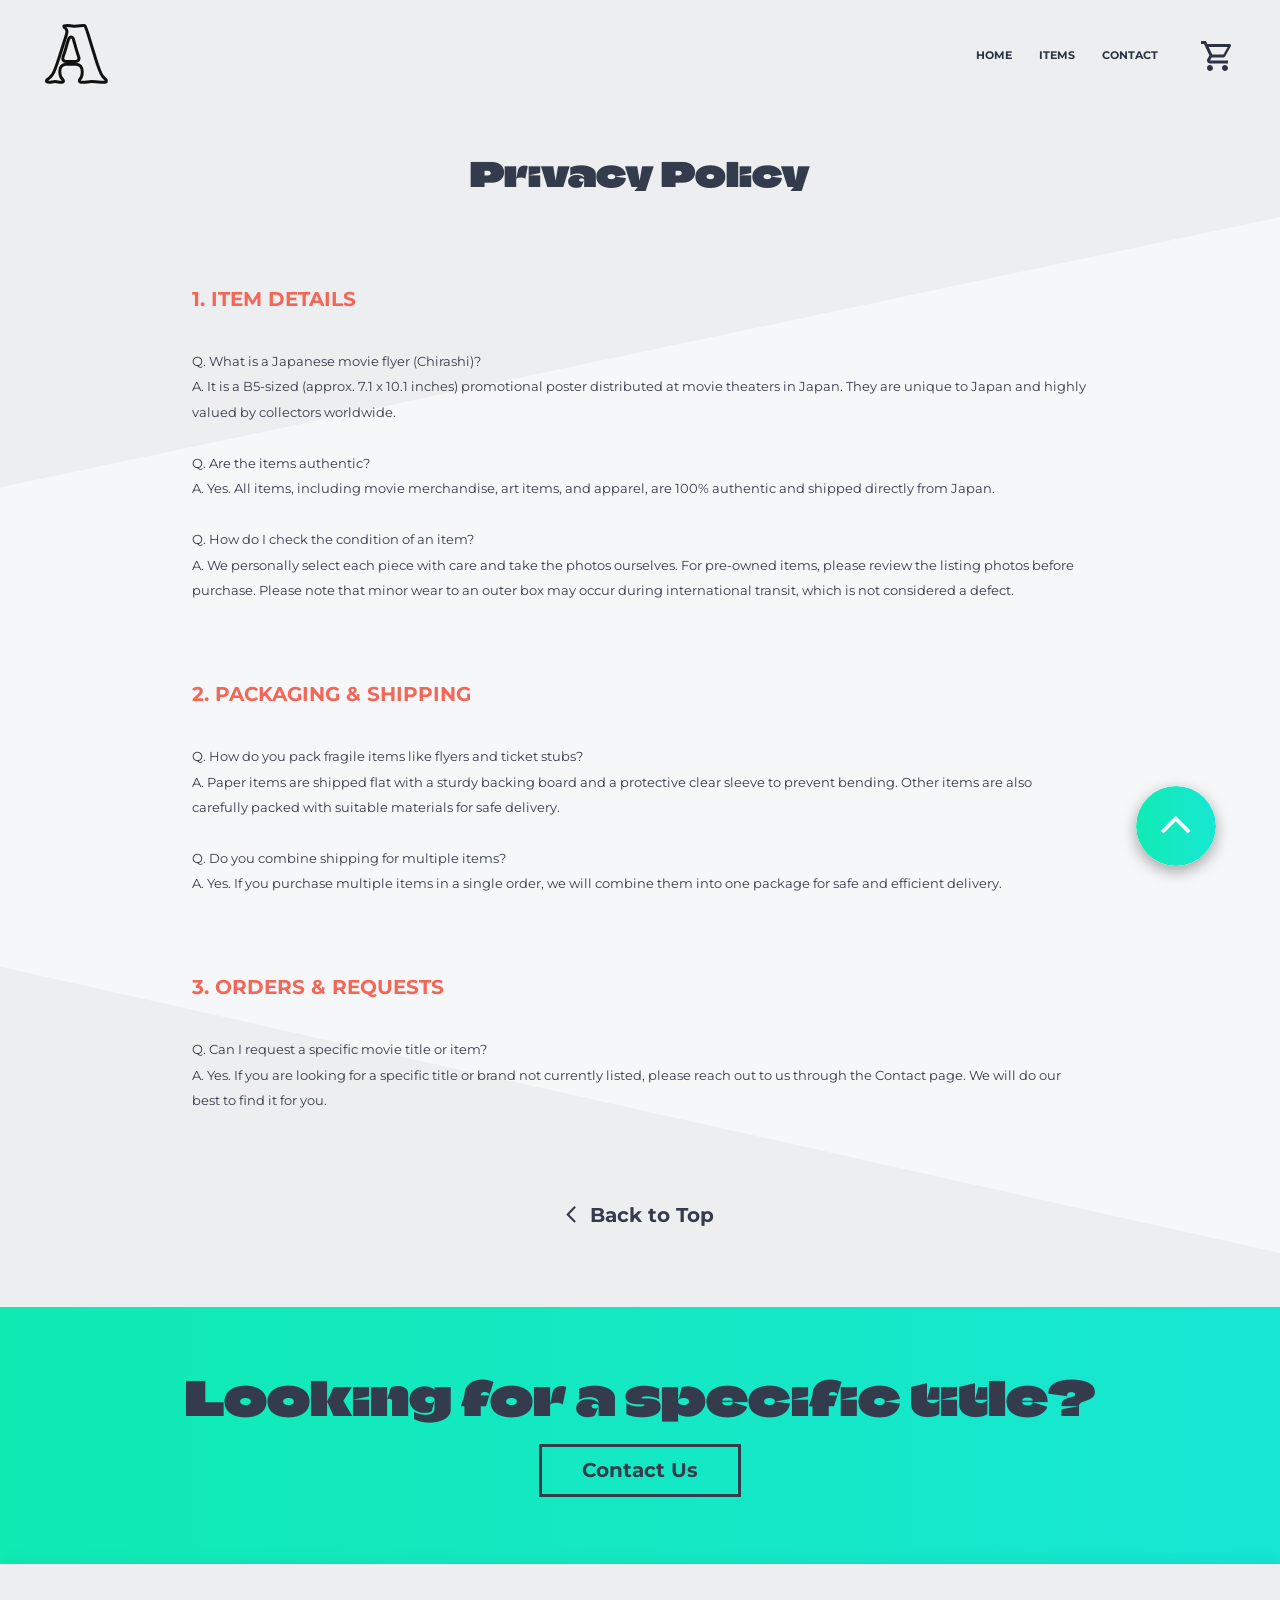
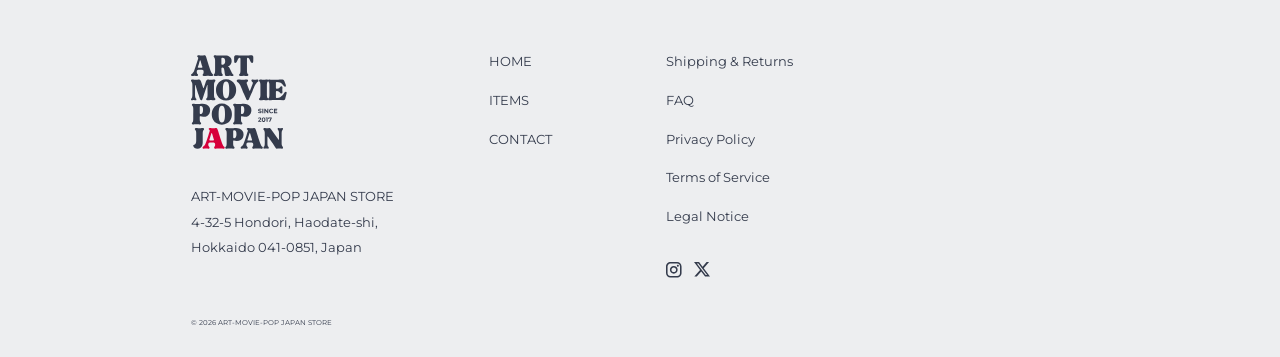
<file: policy.html>
<!DOCTYPE html>
<html lang="ja">

<head>
    <meta charset="UTF-8">
    <meta name="viewport" content="width=device-width, initial-scale=1.0">
    <meta name="description"
        content="Discover authentic movie flyers, ticket stubs, and pop culture treasures from Japan. We ship unique collectibles for all kinds of films worldwide!">
    <meta name="keywords" content="">
    <meta name="robots" content="noindex, nofollow">
    <meta name="twitter:card" content="summary">
    <meta name="twitter:site" content="@username">
    <meta name="twitter:description"
        content="Discover authentic movie flyers, ticket stubs, and pop culture treasures from Japan. We ship unique collectibles for all kinds of films worldwide!">
    <meta name="twitter:title" content="ART-MOVIE-POP JAPAN STORE">
    <meta name="twitter:image" content="絶対パス">

    <!-- twitter以外のサービスとの連携 -->
    <!-- ↓ このページのタイトルを記入 -->
    <!-- <meta property="og:title" content="ART-MOVIE-POP JAPAN STORE"> -->
    <!-- ↓ 通常のサイトはcontent="website" -->
    <!-- <meta property="og:type" content="website"> -->
    <!-- ↓ ページのurlを記入 -->
    <!-- <meta property="og:url" content="絶対パス"> -->
    <!-- ↓ ページの概要説明を記入 -->
    <!-- <meta property="og:description" content=""> -->
    <!-- ↓ サイト名 -->
    <!-- <meta property="og:site_name" content=""> -->
    <!-- ↓ ページリンクを貼り付けた際の画像 -->
    <!-- <meta property="og:image" content="絶対パス"> -->

    <link rel="icon" href="images/favicon.ico">
    <link rel="apple-touch-icon" sizes="180x180" href="images/apple-touch-icon.png">
    <link rel="icon" sizes="192x192" href="images/apple-touch-icon.png">
    <title>Privacy Policy | ART-MOVIE-POP JAPAN STORE</title>
    <link rel="preconnect" href="https://fonts.googleapis.com">
    <link rel="preconnect" href="https://fonts.gstatic.com" crossorigin>
    <link
        href="https://fonts.googleapis.com/css2?family=Climate+Crisis:YEAR@1979&family=Montserrat:ital,wght@0,100..900;1,100..900&display=swap"
        rel="stylesheet">
    <link rel="stylesheet" href="css/style.css">
</head>

<body id="policy">
    <div class="wrapper">
        <header class="header">
            <h1 class="header__logo"><a href="index.html" class="header__link"><svg viewBox="0 0 42 40" fill="none"
                        xmlns="http://www.w3.org/2000/svg">
                        <path
                            d="M25.5977 1C26.0607 1 26.3914 1.06396 26.6201 1.15332C26.6343 1.16479 26.6858 1.2086 26.7666 1.32227C26.8901 1.49615 27.038 1.7701 27.2002 2.17188L27.2021 2.17871L27.2051 2.18555C27.6455 3.23202 28.2218 4.89801 28.9346 7.20898V7.20996C29.6484 9.52327 30.4263 12.0862 31.2686 14.8975C32.1139 17.7148 32.9714 20.4931 33.8418 23.2324C34.7151 25.9789 35.5384 28.3785 36.3125 30.4316L36.3135 30.4326C37.0768 32.4553 37.7576 33.9371 38.3662 34.7432L38.3818 34.7627C39.2544 35.8607 40.0177 36.6893 40.6523 37.1426H40.6533C40.8362 37.273 41 37.5002 41 38.0469C41 38.6101 40.8345 38.6902 40.7803 38.7178H40.7793C40.4621 38.8793 39.9485 39 39.165 39C38.2435 39 37.1204 38.9255 35.79 38.7715C34.3925 38.6096 32.8853 38.5303 31.2705 38.5303C30.4416 38.5303 29.4578 38.6135 28.3301 38.7744C27.2751 38.9251 26.2623 39 25.292 39C24.4609 39 23.8178 38.8808 23.332 38.6826H23.3301C23.1822 38.6225 23.122 38.5564 23.0879 38.501C23.0482 38.4363 22.9961 38.3039 22.9961 38.0469C22.9961 37.3664 23.147 37.1296 23.207 37.0684C23.6407 36.6264 24.0154 36.0419 24.3486 35.3604L24.3496 35.3613C24.7651 34.5135 24.9121 33.2424 24.9121 31.7178C24.9121 30.4545 24.6333 29.3281 23.9736 28.4414L23.8369 28.2676C23.0892 27.3667 22.0946 26.8907 20.9238 26.8906H13.873C12.701 26.8906 11.7041 27.3669 10.9551 28.2686C10.1984 29.1799 9.88283 30.3713 9.88281 31.7178C9.88281 33.2708 10.085 34.5958 10.6406 35.5156C11.08 36.2428 11.5478 36.8543 12.0557 37.3076H12.0566C12.2208 37.4538 12.335 37.6612 12.335 38.0469C12.3349 38.2837 12.2892 38.4167 12.249 38.4893C12.2222 38.5377 12.1835 38.586 12.1152 38.6328L12.0371 38.6787C11.633 38.8843 11.154 39 10.5771 39C9.75137 39 9.19433 38.9235 8.85254 38.8135C8.23058 38.6125 7.48978 38.5303 6.66699 38.5303C5.94726 38.5303 5.29019 38.5928 4.7207 38.7432L4.48242 38.8135C4.14188 38.9234 3.58555 39 2.75977 39C2.25316 39 1.82165 38.9111 1.4502 38.751L1.29492 38.6787C1.17716 38.6183 1.12137 38.5544 1.08594 38.4902C1.0458 38.4176 1.00003 38.2843 1 38.0469C1 37.738 1.06516 37.5784 1.13574 37.4873L1.20605 37.416L1.20703 37.415C1.58323 37.108 2.10077 36.6947 2.7627 36.1758C3.53589 35.5702 4.34208 34.6492 5.18262 33.4707L5.18848 33.4609L5.19531 33.4521C5.66541 32.7611 6.19107 31.6168 6.77637 30.0869L7.03125 29.4072C7.7264 27.5181 8.48405 25.3188 9.30371 22.8105C10.1227 20.3078 10.9532 17.7264 11.7969 15.0684C12.6406 12.4123 13.4191 9.96402 14.1338 7.72461C14.5149 6.60587 14.7488 5.58162 14.6504 4.78027L14.626 4.62207L14.5674 4.3584C14.435 3.83995 14.2015 3.36637 13.8369 2.98242L13.6436 2.79785C13.3083 2.5081 12.9975 2.24406 12.7119 2.00586L12.71 2.00391L12.6914 1.9668C12.6729 1.91723 12.6494 1.81618 12.6494 1.6416C12.6494 1.41917 12.6979 1.34158 12.708 1.32715C12.7108 1.3231 12.7265 1.29681 12.7949 1.2666L12.8828 1.23535C13.4131 1.08332 14.0461 1.00002 14.792 1C15.7276 1 16.3511 1.07709 16.7207 1.18945V1.19043C17.3913 1.39631 18.4495 1.46971 19.7734 1.46973C21.277 1.46973 22.4998 1.39131 23.4092 1.2168L23.4082 1.21582C24.1701 1.07058 24.8996 1 25.5977 1ZM17.3975 8.60938C16.7814 8.60938 16.4113 9.05412 16.2666 9.25098C16.0802 9.5046 15.9216 9.82678 15.7822 10.168L15.7734 10.1914L15.7646 10.2158C15.3741 11.3299 14.9565 12.6463 14.5117 14.1631L14.0576 15.7471C13.4507 17.9122 12.7946 19.9721 12.0889 21.9248L12.0859 21.9336L12.083 21.9414C11.8532 22.6147 11.7197 23.4516 12.167 24.1514C12.6383 24.8883 13.4775 25.0625 14.1787 25.0625H20.3877C21.0887 25.0625 21.9264 24.8879 22.3975 24.1514C22.8438 23.4534 22.7128 22.6192 22.4844 21.9463H22.4854C21.8261 19.9847 21.191 17.9297 20.5811 15.7822C19.9683 13.6217 19.4588 11.8129 19.0518 10.3555L19.0479 10.3447L19.0449 10.335L18.9531 10.0557C18.8552 9.78062 18.7369 9.51991 18.5879 9.30078C18.4137 9.04468 18.0658 8.66114 17.5107 8.61426L17.3975 8.60938Z"
                            stroke="#343B4C" stroke-width="2" />
                    </svg>
                </a></h1>
            <div class="header__box">
                <div class="btn">
                    <!-- カートボタン -->
                    <div class="cart">
                        <a href="#" class="cart__link"><svg viewBox="0 0 21 21" fill="none"
                                xmlns="http://www.w3.org/2000/svg">
                                <path
                                    d="M16.8 16.8C17.357 16.8 17.8911 17.0212 18.2849 17.4151C18.6787 17.8089 18.9 18.343 18.9 18.9C18.9 19.457 18.6787 19.9911 18.2849 20.3849C17.8911 20.7787 17.357 21 16.8 21C16.243 21 15.7089 20.7787 15.3151 20.3849C14.9212 19.9911 14.7 19.457 14.7 18.9C14.7 17.7345 15.6345 16.8 16.8 16.8ZM0 0H3.4335L4.4205 2.1H19.95C20.2285 2.1 20.4955 2.21062 20.6925 2.40754C20.8894 2.60445 21 2.87152 21 3.15C21 3.3285 20.9475 3.507 20.874 3.675L17.115 10.4685C16.758 11.109 16.065 11.55 15.2775 11.55H7.455L6.51 13.2615L6.4785 13.3875C6.4785 13.4571 6.50616 13.5239 6.55538 13.5731C6.60461 13.6223 6.67138 13.65 6.741 13.65H18.9V15.75H6.3C5.74304 15.75 5.2089 15.5287 4.81508 15.1349C4.42125 14.7411 4.2 14.207 4.2 13.65C4.2 13.2825 4.2945 12.936 4.452 12.642L5.88 10.0695L2.1 2.1H0V0ZM6.3 16.8C6.85695 16.8 7.3911 17.0212 7.78492 17.4151C8.17875 17.8089 8.4 18.343 8.4 18.9C8.4 19.457 8.17875 19.9911 7.78492 20.3849C7.3911 20.7787 6.85695 21 6.3 21C5.74304 21 5.2089 20.7787 4.81508 20.3849C4.42125 19.9911 4.2 19.457 4.2 18.9C4.2 17.7345 5.1345 16.8 6.3 16.8ZM15.75 9.45L18.669 4.2H5.397L7.875 9.45H15.75Z"
                                    fill="#343B4C" />
                            </svg>
                        </a>
                    </div>
                    <!-- バーガーボタン -->
                    <div id="btn__burger" class="btn__burger">
                        <span id="btn__top" class="btn__top"></span>
                        <span id="btn__middle" class="btn__middle"></span>
                        <span id="btn__bottom" class="btn__bottom"></span>
                    </div>
                </div>
                <!-- ナビゲーション -->
                <nav id="gnav" class="gnav">
                    <div class="box__text">
                        <div class="box__weight">
                            <ul class="gnav__nav">
                                <li class="gnav__list"><a href="index.html" class="gnav__link">HOME</a></li>
                                <li class="gnav__list"><a href="items.html" class="gnav__link">ITEMS</a></li>
                                <li class="gnav__list"><a href="contact.html" class="gnav__link">CONTACT</a></li>
                            </ul>
                        </div>
                        <div class="box__thin">
                            <ul class="gnav__nav">
                                <li class="gnav__list"><a href="shipping.html" class="gnav__link">Shipping &amp;
                                        Returns</a>
                                </li>
                                <li class="gnav__list"><a href="faq.html" class="gnav__link">FAQ</a></li>
                            </ul>
                        </div>
                    </div>
                    <div class="box__sns">
                        <p class="gnav__insta"><a href="https://www.instagram.com/art_movie_pop_japan_store/"
                                target="_blank" class="gnav__link"><svg viewBox="0 0 24 24" fill="none"
                                    xmlns="http://www.w3.org/2000/svg">
                                    <path
                                        d="M6.76667 0H16.5667C20.3 0 23.3333 3.03333 23.3333 6.76667V16.5667C23.3333 18.3613 22.6204 20.0824 21.3514 21.3514C20.0824 22.6204 18.3613 23.3333 16.5667 23.3333H6.76667C3.03333 23.3333 0 20.3 0 16.5667V6.76667C0 4.97203 0.712915 3.25091 1.98191 1.98191C3.25091 0.712915 4.97203 0 6.76667 0ZM6.53333 2.33333C5.41942 2.33333 4.35114 2.77583 3.56348 3.56348C2.77583 4.35114 2.33333 5.41942 2.33333 6.53333V16.8C2.33333 19.1217 4.21167 21 6.53333 21H16.8C17.9139 21 18.9822 20.5575 19.7698 19.7698C20.5575 18.9822 21 17.9139 21 16.8V6.53333C21 4.21167 19.1217 2.33333 16.8 2.33333H6.53333ZM17.7917 4.08333C18.1784 4.08333 18.5494 4.23698 18.8229 4.51047C19.0964 4.78396 19.25 5.15489 19.25 5.54167C19.25 5.92844 19.0964 6.29937 18.8229 6.57286C18.5494 6.84635 18.1784 7 17.7917 7C17.4049 7 17.034 6.84635 16.7605 6.57286C16.487 6.29937 16.3333 5.92844 16.3333 5.54167C16.3333 5.15489 16.487 4.78396 16.7605 4.51047C17.034 4.23698 17.4049 4.08333 17.7917 4.08333ZM11.6667 5.83333C13.2138 5.83333 14.6975 6.44791 15.7915 7.54188C16.8854 8.63584 17.5 10.1196 17.5 11.6667C17.5 13.2138 16.8854 14.6975 15.7915 15.7915C14.6975 16.8854 13.2138 17.5 11.6667 17.5C10.1196 17.5 8.63584 16.8854 7.54188 15.7915C6.44791 14.6975 5.83333 13.2138 5.83333 11.6667C5.83333 10.1196 6.44791 8.63584 7.54188 7.54188C8.63584 6.44791 10.1196 5.83333 11.6667 5.83333ZM11.6667 8.16667C10.7384 8.16667 9.84817 8.53541 9.19179 9.19179C8.53541 9.84817 8.16667 10.7384 8.16667 11.6667C8.16667 12.5949 8.53541 13.4852 9.19179 14.1415C9.84817 14.7979 10.7384 15.1667 11.6667 15.1667C12.5949 15.1667 13.4852 14.7979 14.1415 14.1415C14.7979 13.4852 15.1667 12.5949 15.1667 11.6667C15.1667 10.7384 14.7979 9.84817 14.1415 9.19179C13.4852 8.53541 12.5949 8.16667 11.6667 8.16667Z"
                                        fill="#343B4C" />
                                </svg>
                            </a></p>
                        <p class="gnav__x"><a href="#" target="_blank" class="gnav__link"><svg viewBox="0 0 24 22"
                                    fill="none" xmlns="http://www.w3.org/2000/svg">
                                    <path
                                        d="M18.9 0H22.5806L14.5406 9.21257L24 21.7509H16.5943L10.7897 14.148L4.15543 21.7509H0.471429L9.07029 11.8937L0 0.00171426H7.59429L12.8331 6.94971L18.9 0ZM17.6057 19.5429H19.6457L6.48 2.09314H4.29257L17.6057 19.5429Z"
                                        fill="#343B4C" />
                                </svg>
                            </a></p>
                    </div>
                </nav>
            </div>
        </header>

        <!-- To Top ボタン -->
        <div class="totop">
            <a href="#" class="totop__link">
                <svg viewBox="0 0 64 64" fill="none" xmlns="http://www.w3.org/2000/svg">
                    <circle cx="32" cy="32" r="32" fill="url(#paint0_linear_434_496)" />
                    <path fill-rule="evenodd" clip-rule="evenodd"
                        d="M31.7365 23.875L43.6839 35.8193L41.4922 38.0141L31.7365 28.2584L21.9839 38.0141L19.7891 35.8193L31.7365 23.875Z"
                        fill="white" />
                    <defs>
                        <linearGradient id="paint0_linear_434_496" x1="0" y1="32" x2="64" y2="32"
                            gradientUnits="userSpaceOnUse">
                            <stop stop-color="#10EBB4" />
                            <stop offset="1" stop-color="#17E7D3" />
                        </linearGradient>
                    </defs>
                </svg>
            </a>
        </div>

        <main class="main">
            <h2 class="ttl">Privacy Policy</h2>
            <section class="item">
                <h3 class="item__ttl">1. ITEM DETAILS</h3>
                <dl class="item__box">
                    <dt class="item__question">Q. What is a Japanese movie flyer (Chirashi)?</dt>
                    <dd class="item__answer">A. It is a B5-sized (approx. 7.1 x 10.1 inches) promotional poster
                        distributed at movie theaters in Japan. They are unique to Japan and highly valued by collectors
                        worldwide.</dd>
                </dl>
                <dl class="item__box">
                    <dt class="item__question">Q. Are the items authentic?</dt>
                    <dd class="item__answer">A. Yes. All items, including movie merchandise, art items, and apparel, are
                        100% authentic and shipped directly from Japan.</dd>
                </dl>
                <dl class="item__box">
                    <dt class="item__question">Q. How do I check the condition of an item?</dt>
                    <dd class="item__answer">A. We personally select each piece with care and take the photos ourselves.
                        For pre-owned items, please review the listing photos before purchase. Please note that minor
                        wear to an outer box may occur during international transit, which is not considered a defect.
                    </dd>
                </dl>
            </section>

            <section class="packaging">
                <h3 class="packaging__ttl">2. PACKAGING & SHIPPING</h3>
                <dl class="packaging__box">
                    <dt class="packaging__question">Q. How do you pack fragile items like flyers and ticket stubs?</dt>
                    <dd class="packaging__answer">A. Paper items are shipped flat with a sturdy backing board and a
                        protective clear sleeve to prevent bending. Other items are also carefully packed with suitable
                        materials for safe delivery.</dd>
                </dl>
                <dl class="packaging__box">
                    <dt class="packaging__question">Q. Do you combine shipping for multiple items?</dt>
                    <dd class="packaging__answer">A. Yes. If you purchase multiple items in a single order, we will
                        combine them into one package for safe and efficient delivery.</dd>
                </dl>
            </section>

            <section class="orders">
                <h3 class="orders__ttl">3. ORDERS & REQUESTS</h3>
                <dl class="orders__box">
                    <dt class="orders__question">Q. Can I request a specific movie title or item?</dt>
                    <dd class="orders__answer">A. Yes. If you are looking for a specific title or brand not currently
                        listed, please reach out to us through the Contact page. We will do our best to find it for you.
                    </dd>
                </dl>
            </section>


            <a href="index.html" class="underlink">Back to Top<svg viewBox="0 0 8 14" fill="none"
                    xmlns="http://www.w3.org/2000/svg">
                    <path fill-rule="evenodd" clip-rule="evenodd"
                        d="M0 7L6.75817 0L8 1.28412L2.48016 7L8 12.7141L6.75817 14L0 7Z" fill="#343B4C" />
                </svg>
            </a>


            <!-- コンタクト -->
            <section class="contact">
                <p class="contact__txt">Looking for a<br class="br-sp"> specific title?</p>
                <div class="contact__btn">
                    <a href="contact.html" class="contact__link">Contact Us</a>
                </div>
            </section>
        </main>

        <!-- フッター -->
        <footer class="footer">
            <div class="footer__wrapper">
                <h1 class="footer__logo">
                    <svg viewBox="0 0 109 106" fill="none" xmlns="http://www.w3.org/2000/svg">
                        <path
                            d="M0.0390625 22.3234C0.0390625 21.9562 0.153655 21.6811 0.382839 21.4981C0.612023 21.3146 0.925223 21.07 1.32271 20.7643C1.71993 20.4588 2.16287 19.9698 2.65154 19.2977C2.927 18.9005 3.27078 18.1518 3.68287 17.0522C4.09551 15.952 4.54617 14.6683 5.03483 13.2012C5.52405 11.7344 6.02045 10.2218 6.52453 8.66379C7.02919 7.10527 7.49525 5.66871 7.92275 4.3545C8.16741 3.65235 8.25912 3.14081 8.19824 2.81963C8.1371 2.49871 8.00705 2.2541 7.80819 2.0858C7.60986 1.91776 7.42639 1.76488 7.25836 1.62743C7.09007 1.49025 7.00603 1.26878 7.00603 0.963012C7.00603 0.535497 7.19696 0.2683 7.57897 0.16087C7.96077 0.0537153 8.39658 0 8.8858 0C9.46593 0 9.90887 0.046002 10.2146 0.137731C10.5201 0.229735 11.0702 0.275461 11.8652 0.275461C12.7511 0.275461 13.4381 0.229735 13.9267 0.137731C14.4159 0.046002 14.8898 0 15.3481 0C15.6845 0 15.9674 0.046002 16.1965 0.137731C16.4257 0.229735 16.6472 0.535222 16.8609 1.05447C17.1364 1.69657 17.4879 2.69732 17.9154 4.057C18.3429 5.41668 18.8084 6.9218 19.3126 8.57235C19.8172 10.2224 20.329 11.8493 20.8485 13.4535C21.3686 15.0578 21.8578 16.4561 22.3162 17.6483C22.7746 18.8399 23.1564 19.6344 23.4621 20.0316C23.9814 20.6728 24.3937 21.1009 24.6995 21.3152C25.005 21.529 25.1579 21.8651 25.1579 22.3234C25.1579 22.7818 25.005 23.0875 24.6995 23.2402C24.3937 23.3927 23.9814 23.4693 23.4621 23.4693C22.8809 23.4693 22.1853 23.4233 21.3752 23.3316C20.5656 23.2396 19.6875 23.1939 18.7407 23.1939C18.2824 23.1939 17.7242 23.2396 17.067 23.3316C16.4103 23.4233 15.7762 23.4693 15.1652 23.4693C14.6149 23.4693 14.1487 23.3927 13.7669 23.2402C13.3849 23.0875 13.194 22.7818 13.194 22.3234C13.194 21.8651 13.2932 21.5367 13.4915 21.3383C13.6904 21.1395 13.8816 20.8566 14.0645 20.49C14.2479 20.1227 14.3399 19.4961 14.3399 18.6102C14.3399 17.9072 14.1716 17.3574 13.8353 16.9607C13.4995 16.5635 13.072 16.3646 12.5527 16.3646H8.33597C7.81591 16.3646 7.38757 16.5635 7.0512 16.9607C6.71541 17.3574 6.54764 17.9072 6.54764 18.6102C6.54764 19.4961 6.66997 20.1379 6.91458 20.5351C7.15919 20.9326 7.40328 21.2381 7.6473 21.4518C7.89191 21.6656 8.01425 21.9562 8.01425 22.3234C8.01425 22.7509 7.8459 23.049 7.50958 23.217C7.17379 23.385 6.79231 23.4693 6.36475 23.4693C5.84523 23.4693 5.44031 23.4233 5.14943 23.3316C4.85909 23.2396 4.48501 23.1939 4.02664 23.1939C3.56828 23.1939 3.19392 23.2396 2.90387 23.3316C2.61353 23.4233 2.20887 23.4693 1.68963 23.4693C1.26129 23.4693 0.878945 23.385 0.542606 23.217C0.206818 23.049 0.0390625 22.7509 0.0390625 22.3234ZM7.8313 13.0635C7.58669 13.7665 7.81591 14.118 8.51886 14.118H12.2321C12.9343 14.118 13.1634 13.7665 12.9197 13.0635C12.5222 11.903 12.1398 10.6887 11.7726 9.42079C11.406 8.15231 11.1008 7.09009 10.857 6.23425C10.7341 5.83705 10.5964 5.63815 10.4438 5.63815C10.3218 5.63815 10.1843 5.82161 10.0317 6.18797C9.72593 7.04381 9.38961 8.1137 9.02241 9.39768C8.65578 10.681 8.25885 11.903 7.8313 13.0635Z"
                            fill="#343B4C" />
                        <path
                            d="M25.7969 1.19109C25.7969 0.702703 25.9418 0.382065 26.2321 0.229184C26.5222 0.0765785 26.8814 0 27.3097 0C27.7981 0 28.3325 0.046002 28.9129 0.137731C29.4938 0.228909 30.0594 0.27436 30.6097 0.27436C31.5873 0.27436 32.5878 0.236346 33.6112 0.159768C34.635 0.0834651 35.7432 0.0451759 36.9354 0.0451759C38.0968 0.0451759 39.2273 0.121754 40.3269 0.27436C41.4271 0.427241 42.4127 0.725566 43.2832 1.16906C44.1542 1.612 44.8495 2.26925 45.3689 3.14026C45.8882 4.01072 46.148 5.16408 46.148 6.60008C46.148 8.09804 45.7505 9.32797 44.9558 10.2901C44.1616 11.2526 43.1383 11.9936 41.886 12.5137C42.2524 12.5137 42.6268 12.7583 43.0088 13.2475C43.3906 13.7362 43.7727 14.3623 44.1547 15.1261C44.5365 15.8903 44.9109 16.6924 45.2775 17.5326C45.6439 18.373 45.9954 19.1446 46.332 19.8476C46.6066 20.3971 46.889 20.7941 47.1793 21.0387C47.4702 21.2833 47.7225 21.4821 47.9363 21.6347C48.15 21.7876 48.2569 22.0474 48.2569 22.4138C48.2569 22.8421 48.15 23.1327 47.9363 23.2853C47.7225 23.4379 47.4473 23.5145 47.111 23.5145C46.7135 23.5145 46.2552 23.4685 45.7359 23.3768C45.2164 23.2847 44.6511 23.2391 44.0402 23.2391C43.7344 23.2391 43.1689 23.2847 42.3433 23.3768C41.5183 23.4685 40.8002 23.5145 40.1892 23.5145C39.5479 23.5145 39.0895 23.1862 38.8141 22.5294C38.5392 21.8722 38.3483 21.0546 38.2411 20.0767C38.1345 19.0983 38.0122 18.1127 37.8742 17.1194C37.7367 16.1263 37.5153 15.3013 37.2098 14.6447C36.904 13.9879 36.4002 13.6596 35.6981 13.6596C34.9339 13.6596 34.5522 14.0417 34.5522 14.8055V17.3265C34.5522 18.3961 34.6284 19.206 34.7813 19.7561C34.9339 20.3056 35.1174 20.7103 35.3312 20.9703C35.5449 21.2298 35.7281 21.4436 35.881 21.6116C36.0336 21.7799 36.1102 22.0322 36.1102 22.3686C36.1102 22.8269 35.9341 23.1327 35.5824 23.2853C35.2311 23.4379 34.7959 23.5145 34.2767 23.5145C33.7571 23.5145 33.1919 23.4685 32.581 23.3768C31.9697 23.2847 31.4499 23.2391 31.0218 23.2391C30.5635 23.2391 30.0208 23.2847 29.3944 23.3768C28.7686 23.4685 28.1805 23.5145 27.6304 23.5145C27.1108 23.5145 26.6753 23.4379 26.3235 23.2853C25.9724 23.1327 25.7969 22.8269 25.7969 22.3686C25.7969 22.0322 25.8732 21.7799 26.026 21.6116C26.1787 21.4436 26.3621 21.2298 26.5759 20.9703C26.7896 20.7103 26.9728 20.3056 27.1257 19.7561C27.2783 19.206 27.3549 18.3961 27.3549 17.3265V6.23314C27.3549 5.1638 27.2783 4.35422 27.1257 3.80468C26.9728 3.25458 26.7896 2.84993 26.5759 2.59044C26.3621 2.33041 26.1787 2.11637 26.026 1.94806C25.8732 1.78003 25.7969 1.52771 25.7969 1.19109ZM34.5059 9.6709C34.5059 10.0384 34.6204 10.2984 34.8497 10.451C35.0788 10.6039 35.346 10.6802 35.6518 10.6802C36.5994 10.6802 37.3632 10.321 37.9436 9.60257C38.5237 8.88418 38.8141 7.91399 38.8141 6.69152C38.8141 4.09419 37.7599 2.79539 35.6518 2.79539C35.346 2.79539 35.0788 2.87967 34.8497 3.04771C34.6204 3.21601 34.5059 3.48349 34.5059 3.84985V9.6709Z"
                            fill="#343B4C" />
                        <path
                            d="M50.2022 8.61757C49.561 8.61757 49.1943 8.23576 49.1026 7.47163C49.0106 6.70776 48.9648 5.73017 48.9648 4.53851V2.10893C48.9648 1.55884 49.1251 1.06989 49.4463 0.642376C49.7673 0.214309 50.2025 0 50.7521 0C51.9743 0 53.2577 0.046002 54.6017 0.137731C55.9467 0.229735 57.7348 0.275461 59.9657 0.275461C62.1653 0.275461 63.9302 0.229735 65.2588 0.137731C66.5884 0.046002 67.8641 0 69.0869 0C69.6369 0 70.0494 0.214309 70.3239 0.642376C70.5995 1.06989 70.7375 1.55884 70.7375 2.10893V3.98869C70.7375 4.78284 70.7296 5.53127 70.7142 6.23425C70.6989 6.93724 70.6069 7.51019 70.4387 7.95313C70.271 8.39607 69.9585 8.61757 69.4999 8.61757C68.9187 8.61757 68.422 8.31975 68.009 7.72396C67.597 7.12838 67.2225 6.44855 66.8862 5.68442C66.5508 4.92057 66.2071 4.24073 65.8548 3.64491C65.5036 3.04853 65.0684 2.75021 64.5495 2.75021C63.8773 2.75021 63.541 3.1017 63.541 3.80468V17.2814C63.541 18.351 63.6176 19.1608 63.7705 19.711C63.9228 20.2605 64.1063 20.6651 64.32 20.9252C64.5342 21.1846 64.7172 21.3984 64.87 21.5665C65.0224 21.7347 65.0991 21.9871 65.0991 22.3234C65.0991 22.7818 64.9229 23.0875 64.5712 23.2402C64.22 23.3927 63.7848 23.4693 63.2659 23.4693C62.6852 23.4693 62.0818 23.4233 61.4556 23.3316C60.8288 23.2396 60.2862 23.1939 59.8282 23.1939C59.3696 23.1939 58.827 23.2396 58.2003 23.3316C57.5746 23.4233 56.9865 23.4693 56.4364 23.4693C55.9171 23.4693 55.4813 23.3927 55.1295 23.2402C54.7784 23.0875 54.6028 22.7818 54.6028 22.3234C54.6028 21.9871 54.6795 21.7347 54.8323 21.5665C54.9846 21.3984 55.1681 21.1846 55.3818 20.9252C55.596 20.6651 55.779 20.2605 55.9319 19.711C56.0842 19.1608 56.1609 18.351 56.1609 17.2814V3.80468C56.1609 3.1017 55.825 2.75021 55.1528 2.75021C54.6636 2.75021 54.2357 3.04853 53.8692 3.64491C53.5027 4.24073 53.151 4.92057 52.8147 5.68442C52.4789 6.44855 52.1046 7.12838 51.6919 7.72396C51.2798 8.31975 50.7832 8.61757 50.2022 8.61757Z"
                            fill="#343B4C" />
                        <path
                            d="M0 28.5545C0 28.1264 0.160319 27.8512 0.481507 27.7292C0.80242 27.6066 1.20707 27.5452 1.69574 27.5452C2.27669 27.5452 2.91108 27.5912 3.59863 27.6829C4.28618 27.7749 4.92002 27.8206 5.50042 27.8206C6.14222 27.8206 6.73061 27.7675 7.26557 27.6609C7.80022 27.5537 8.31176 27.5 8.80045 27.5C9.31971 27.5 9.80095 27.6452 10.2439 27.9352C10.6874 28.2256 11.0772 28.814 11.4129 29.7004C11.4129 29.7004 11.6344 30.3802 12.0773 31.7399C12.5209 33.0996 13.0943 34.7882 13.7973 36.8051C14.0411 37.4772 14.2854 37.4772 14.53 36.8051C15.2639 34.7882 15.8445 33.0996 16.2721 31.7399C16.6996 30.3802 16.9134 29.7004 16.9134 29.7004C17.2497 28.814 17.6317 28.2256 18.0592 27.9352C18.4873 27.6452 18.9457 27.5 19.4344 27.5C19.8624 27.5 20.306 27.5537 20.7643 27.6609C21.2227 27.7675 21.6959 27.8206 22.1846 27.8206C22.7956 27.8206 23.4374 27.7749 24.1095 27.6829C24.7822 27.5912 25.4089 27.5452 25.9893 27.5452C26.5085 27.5452 26.9209 27.6066 27.2266 27.7292C27.5321 27.8512 27.685 28.1264 27.685 28.5545C27.685 28.9512 27.6084 29.2569 27.4558 29.4712C27.3029 29.6849 27.1198 29.9142 26.906 30.1588C26.6923 30.4028 26.5088 30.7921 26.3562 31.3267C26.2033 31.8617 26.127 32.6638 26.127 33.7331V44.8265C26.127 45.8961 26.2033 46.706 26.3562 47.2561C26.5088 47.8056 26.6923 48.2103 26.906 48.4703C27.1198 48.7298 27.3029 48.9436 27.4558 49.1116C27.6084 49.2799 27.685 49.5322 27.685 49.8686C27.685 50.3269 27.5093 50.6327 27.1583 50.7853C26.8071 50.9379 26.3716 51.0145 25.8515 51.0145C25.302 51.0145 24.7139 50.9685 24.0875 50.8768C23.4608 50.7847 22.9184 50.7391 22.4601 50.7391C22.0017 50.7391 21.459 50.7847 20.8326 50.8768C20.2059 50.9685 19.6178 51.0145 19.0686 51.0145C18.5485 51.0145 18.1127 50.9379 17.7617 50.7853C17.4106 50.6327 17.2351 50.3269 17.2351 49.8686C17.2351 49.5322 17.3114 49.2799 17.4642 49.1116C17.6169 48.9436 17.8004 48.7298 18.0141 48.4703C18.2279 48.2103 18.411 47.8056 18.5639 47.2561C18.7165 46.706 18.7931 45.8961 18.7931 44.8265C18.7931 44.2764 18.7931 43.5429 18.7931 42.6261C18.7931 41.7094 18.7854 40.7241 18.77 39.6699C18.7545 38.6151 18.7468 37.5684 18.7468 36.5296C18.7468 35.4912 18.7468 34.5898 18.7468 33.8257C18.7468 33.764 18.7008 33.7028 18.6091 33.6417C18.5179 33.5808 18.4419 33.6268 18.381 33.7794C18.1664 34.4516 17.8527 35.3914 17.44 36.5991C17.0279 37.8061 16.5773 39.1352 16.0881 40.5867C15.5994 42.0383 15.0956 43.5126 14.5763 45.0094C14.0568 46.5066 13.583 47.8817 13.1549 49.1347C12.9412 49.8069 12.7274 50.2884 12.5137 50.5793C12.2999 50.8693 11.9787 51.0145 11.5507 51.0145C11.2449 51.0145 10.9777 50.8462 10.7485 50.5098C10.5193 50.1735 10.2978 49.7151 10.0841 49.1347C9.62573 47.8817 9.15195 46.5143 8.66273 45.0326C8.17404 43.5503 7.6854 42.0761 7.19618 40.6098C6.70749 39.143 6.27227 37.8061 5.89047 36.5991C5.50841 35.3914 5.19521 34.4516 4.9506 33.7794C4.91975 33.6268 4.8506 33.5808 4.74345 33.6417C4.63684 33.7028 4.58368 33.764 4.58368 33.8257V44.8265C4.58368 45.8961 4.65998 46.7212 4.81287 47.3013C4.96547 47.8817 5.14893 48.3172 5.36269 48.6081C5.57645 48.8984 5.75963 49.143 5.91252 49.3419C6.06511 49.5402 6.14169 49.8074 6.14169 50.1429C6.14169 50.4796 6.04966 50.7087 5.86625 50.8305C5.68332 50.9531 5.45442 51.0145 5.17978 51.0145C4.84317 51.0145 4.46854 50.9685 4.0559 50.8768C3.64381 50.7847 3.28488 50.7391 2.97939 50.7391C2.67363 50.7391 2.33757 50.7847 1.9712 50.8768C1.60456 50.9685 1.25308 51.0145 0.916736 51.0145C0.672126 51.0145 0.457817 50.9531 0.27436 50.8305C0.0914535 50.7087 0 50.4796 0 50.1429C0 49.8074 0.076303 49.5402 0.229184 49.3419C0.38179 49.143 0.565247 48.8984 0.779006 48.6081C0.992764 48.3172 1.17594 47.8817 1.32883 47.3013C1.48143 46.7212 1.55801 45.8961 1.55801 44.8265V33.7331C1.55801 32.6638 1.48143 31.8617 1.32883 31.3267C1.17594 30.7921 0.992764 30.4028 0.779006 30.1588C0.565247 29.9142 0.38179 29.6849 0.229184 29.4712C0.076303 29.2569 0 28.9512 0 28.5545Z"
                            fill="#343B4C" />
                        <path
                            d="M39.8459 51.2563C37.7067 51.2563 35.7738 50.7445 34.0469 49.7215C32.3206 48.6976 30.9455 47.2842 29.9216 45.4816C28.8983 43.6784 28.3867 41.6003 28.3867 39.2473C28.3867 36.8946 28.8983 34.8168 29.9216 33.0141C30.9455 31.211 32.3206 29.7976 34.0469 28.7743C35.7738 27.7503 37.7067 27.2383 39.8459 27.2383C41.9849 27.2383 43.9175 27.7503 45.6439 28.7743C47.3707 29.7976 48.7381 31.211 49.746 33.0141C50.7545 34.8168 51.2588 36.8946 51.2588 39.2473C51.2588 41.6003 50.7545 43.6784 49.746 45.4816C48.7381 47.2842 47.3707 48.6976 45.6439 49.7215C43.9175 50.7445 41.9849 51.2563 39.8459 51.2563ZM36.179 39.2473C36.179 41.1116 36.2858 42.7696 36.4996 44.221C36.7134 45.6727 37.0874 46.8109 37.6224 47.6357C38.157 48.4607 38.8983 48.873 39.8459 48.873C40.7935 48.873 41.5268 48.4607 42.0463 47.6357C42.5656 46.8109 42.9245 45.6727 43.1228 44.221C43.3217 42.7696 43.4214 41.1116 43.4214 39.2473C43.4214 37.383 43.3217 35.7253 43.1228 34.2736C42.9245 32.8222 42.5656 31.6839 42.0463 30.8589C41.5268 30.0342 40.7935 29.6215 39.8459 29.6215C38.8983 29.6215 38.157 30.0342 37.6224 30.8589C37.0874 31.6839 36.7134 32.8222 36.4996 34.2736C36.2858 35.7253 36.179 37.383 36.179 39.2473Z"
                            fill="#343B4C" />
                        <path
                            d="M54.1259 31.2584C53.6981 30.8309 53.224 30.48 52.7048 30.205C52.1853 29.9296 51.9258 29.4863 51.9258 28.8751C51.9258 28.3558 52.1853 28.0043 52.7048 27.8206C53.224 27.6372 53.8509 27.5452 54.5845 27.5452C55.2874 27.5452 55.9977 27.5835 56.7154 27.6598C57.4341 27.7364 58.0683 27.7744 58.6183 27.7744C59.3207 27.7744 60.0537 27.7289 60.8174 27.6377C61.5817 27.546 62.2692 27.5 62.8801 27.5C63.4306 27.5 63.8887 27.5766 64.2552 27.7292C64.6228 27.8821 64.8063 28.1721 64.8063 28.5997C64.8063 29.028 64.646 29.3795 64.325 29.6541C64.0034 29.929 63.7057 30.2268 63.4301 30.5477C63.1551 30.8689 63.1096 31.3196 63.2937 31.8997C63.3852 32.2054 63.5528 32.6947 63.7972 33.3674C64.0415 34.0395 64.3165 34.773 64.6222 35.5677C64.9279 36.3619 65.2257 37.1332 65.516 37.8816C65.8069 38.6303 66.0592 39.2644 66.2729 39.7845C66.5474 40.4258 66.8229 40.4258 67.0985 39.7845C67.4036 39.0507 67.7702 38.1568 68.198 37.1026C68.6254 36.0487 69.0226 35.0328 69.3891 34.0549C69.7561 33.0765 70.001 32.3735 70.1226 31.9459C70.3062 31.3658 70.2681 30.9152 70.0084 30.594C69.7487 30.2731 69.451 29.9753 69.1146 29.7004C68.7782 29.4249 68.61 29.0734 68.61 28.6459C68.61 28.2179 68.7243 27.9272 68.9538 27.7744C69.1828 27.6217 69.4811 27.5452 69.8487 27.5452C70.276 27.5452 70.7335 27.5912 71.2222 27.6829C71.7114 27.7749 72.2006 27.8206 72.6899 27.8206C73.0564 27.8206 73.4689 27.7749 73.9275 27.6829C74.386 27.5912 74.8139 27.5452 75.2111 27.5452C75.6083 27.5452 75.9367 27.6217 76.1964 27.7744C76.4561 27.9272 76.5862 28.2327 76.5862 28.6911C76.5862 29.2415 76.326 29.7001 75.8061 30.0673C75.2867 30.4339 74.8133 30.8309 74.386 31.2584C73.9883 31.6559 73.5683 32.252 73.1251 33.0467C72.6825 33.8409 72.2541 34.6961 71.8415 35.6129C71.4295 36.5296 71.0551 37.4161 70.7187 38.2717C70.3823 39.1275 70.1073 39.8151 69.8936 40.3343C69.4663 41.4039 68.9924 42.527 68.472 43.7038C67.9526 44.88 67.4565 46.0105 66.9826 47.0952C66.5093 48.1803 66.1047 49.1199 65.7683 49.9138C65.4626 50.6476 64.9586 51.0145 64.2552 51.0145C63.5528 51.0145 63.0493 50.6476 62.7436 49.9138C62.4379 49.1199 62.0407 48.1803 61.5515 47.0952C61.0623 46.0105 60.5657 44.88 60.0616 43.7038C59.5576 42.527 59.0769 41.4039 58.6183 40.3343C58.4036 39.8151 58.1286 39.1275 57.7922 38.2717C57.4563 37.4161 57.0819 36.5296 56.6694 35.6129C56.2574 34.6961 55.8369 33.8409 55.4085 33.0467C54.9812 32.252 54.5538 31.6559 54.1259 31.2584Z"
                            fill="#343B4C" />
                        <path
                            d="M77.2617 49.8234C77.2617 49.4871 77.3379 49.2347 77.4907 49.0665C77.6436 48.8984 77.8271 48.6846 78.0408 48.4252C78.2544 48.1651 78.4374 47.7605 78.5903 47.211C78.7431 46.6608 78.8198 45.851 78.8198 44.7814V33.688C78.8198 32.6186 78.7431 31.809 78.5903 31.2595C78.4374 30.7094 78.2544 30.3047 78.0408 30.0453C77.8271 29.7852 77.6436 29.5712 77.4907 29.4029C77.3379 29.2349 77.2617 28.9825 77.2617 28.6459C77.2617 28.1876 77.4373 27.8821 77.7885 27.7292C78.1402 27.5766 78.5755 27.5 79.0954 27.5C79.6454 27.5 80.2335 27.546 80.8592 27.6377C81.4854 27.7297 82.028 27.7754 82.4866 27.7754C82.9451 27.7754 83.4872 27.7297 84.114 27.6377C84.7407 27.546 85.3288 27.5 85.8794 27.5C86.3988 27.5 86.8335 27.5766 87.1847 27.7292C87.5369 27.8821 87.7125 28.1876 87.7125 28.6459C87.7125 28.9825 87.6364 29.2349 87.4835 29.4029C87.3307 29.5712 87.1471 29.7852 86.9324 30.0453C86.7187 30.3047 86.5352 30.7094 86.3829 31.2595C86.23 31.809 86.1534 32.6186 86.1534 33.688V44.7814C86.1534 45.851 86.23 46.6608 86.3829 47.211C86.5352 47.7605 86.7187 48.1651 86.9324 48.4252C87.1471 48.6846 87.3307 48.8984 87.4835 49.0665C87.6364 49.2347 87.7125 49.4871 87.7125 49.8234C87.7125 50.2818 87.5369 50.5875 87.1847 50.7402C86.8335 50.8927 86.3988 50.9693 85.8794 50.9693C85.3288 50.9693 84.7407 50.9233 84.114 50.8316C83.4872 50.7396 82.9451 50.6939 82.4866 50.6939C82.028 50.6939 81.4854 50.7396 80.8592 50.8316C80.2335 50.9233 79.6454 50.9693 79.0954 50.9693C78.5755 50.9693 78.1402 50.8927 77.7885 50.7402C77.4373 50.5875 77.2617 50.2818 77.2617 49.8234Z"
                            fill="#343B4C" />
                        <path
                            d="M87.457 28.7099C87.457 28.2207 87.594 27.8997 87.869 27.7468C88.1446 27.5943 88.481 27.5177 88.8781 27.5177C89.3367 27.5177 89.8333 27.5637 90.368 27.6554C90.9027 27.7474 91.3993 27.7931 91.8579 27.7931C92.2239 27.7931 92.5756 27.7931 92.9109 27.7931C93.2473 27.7931 93.5683 27.7931 93.874 27.7931C95.86 27.7931 97.5715 27.74 99.0074 27.6333C100.444 27.5262 101.635 27.4876 102.583 27.5177C103.592 27.5485 104.332 27.6405 104.806 27.7931C105.279 27.946 105.7 28.4653 106.067 29.3512C106.525 30.4516 106.93 31.4678 107.281 32.3999C107.632 33.3321 107.8 34.0885 107.785 34.6686C107.77 35.249 107.427 35.5391 106.755 35.5391C106.357 35.5391 106.006 35.3714 105.7 35.0356C105.395 34.6992 105.051 34.2868 104.669 33.7982C104.287 33.309 103.813 32.8049 103.247 32.2854C102.683 31.7661 101.942 31.3155 101.025 30.9334C100.109 30.5516 98.9471 30.3147 97.5413 30.2227C97.2044 30.1918 96.9294 30.2839 96.7157 30.4982C96.502 30.7119 96.3952 30.9869 96.3952 31.3223V36.869C96.3952 37.6632 96.7771 38.0147 97.5413 37.9235C98.5795 37.7709 99.3506 37.5494 99.8552 37.2591C100.36 36.9682 100.726 36.6627 100.956 36.3424C101.185 36.0214 101.406 35.7463 101.62 35.5171C101.834 35.2879 102.156 35.1733 102.583 35.1733C103.225 35.1733 103.607 35.4102 103.729 35.884C103.851 36.3572 103.874 36.9148 103.798 37.5566C103.721 38.1979 103.683 38.7477 103.683 39.2061C103.683 39.6645 103.721 40.2071 103.798 40.8335C103.874 41.4602 103.851 42.018 103.729 42.5072C103.607 42.9959 103.225 43.2399 102.583 43.2399C102.156 43.2399 101.834 43.133 101.62 42.9193C101.406 42.7055 101.185 42.4383 100.956 42.1172C100.726 41.7962 100.36 41.4908 99.8552 41.2004C99.3506 40.9104 98.5795 40.704 97.5413 40.5812C96.7771 40.4903 96.3952 40.8418 96.3952 41.6356V47.3652C96.3952 47.7018 96.502 47.9767 96.7157 48.1905C96.9294 48.4043 97.2044 48.4963 97.5413 48.466C99.0381 48.3743 100.275 48.0688 101.253 47.5492C102.231 47.0292 103.034 46.4182 103.659 45.7158C104.286 45.0128 104.806 44.3253 105.219 43.6531C105.631 42.9804 106.021 42.4147 106.388 41.9563C106.754 41.4979 107.167 41.2687 107.625 41.2687C108.358 41.2687 108.687 41.6739 108.61 42.4841C108.534 43.2936 108.205 44.7373 107.625 46.8154C107.411 47.6404 107.228 48.3663 107.076 48.9927C106.923 49.6193 106.693 50.116 106.388 50.4823C106.082 50.8487 105.594 51.017 104.921 50.987C102.201 50.8641 99.8557 50.7876 97.8851 50.7567C95.9139 50.7264 94.195 50.7116 92.7284 50.7116C92.2699 50.7116 91.7273 50.7573 91.1005 50.8493C90.4743 50.941 89.8862 50.987 89.3367 50.987C88.8168 50.987 88.381 50.9104 88.0298 50.7578C87.6786 50.6052 87.503 50.2995 87.503 49.8411C87.503 49.5048 87.5797 49.2524 87.7326 49.0841C87.8849 48.9161 88.0684 48.7023 88.2821 48.4429C88.4958 48.1828 88.6714 47.7782 88.8089 47.2286C88.9464 46.6785 89.0151 45.8687 89.0151 44.799V33.7056C89.0151 32.6671 88.9384 31.8804 88.7856 31.3455C88.6327 30.8108 88.4497 30.4139 88.2361 30.1544C88.0224 29.8943 87.8389 29.6729 87.686 29.49C87.5332 29.3065 87.457 29.0465 87.457 28.7099Z"
                            fill="#343B4C" />
                        <path
                            d="M0.980469 77.3355C0.980469 76.9991 1.05677 76.7468 1.20965 76.5786C1.36226 76.4105 1.54572 76.1968 1.75948 75.9371C1.97323 75.6769 2.15642 75.2723 2.3093 74.7228C2.4619 74.1727 2.53848 73.363 2.53848 72.2936V66.7932C2.56933 65.5397 2.58476 64.3709 2.58476 63.2856C2.58476 62.2009 2.58476 61.5059 2.58476 61.1997C2.58476 60.1308 2.50818 59.3211 2.35557 58.7716C2.20269 58.2215 2.01951 57.8169 1.80575 57.5572C1.59199 57.297 1.40854 57.0834 1.25593 56.9147C1.10305 56.747 1.02675 56.4947 1.02675 56.1578C1.02675 55.6993 1.20221 55.3941 1.55343 55.2413C1.90437 55.0884 2.34015 55.0117 2.86022 55.0117C3.40949 55.0117 3.9976 55.0577 4.62427 55.1498C5.25068 55.2418 5.79333 55.2873 6.25169 55.2873H6.75636C7.82571 55.2873 8.88761 55.2418 9.94179 55.1498C10.9957 55.0577 12.0422 55.0117 13.0809 55.0117C14.7315 55.0117 16.2061 55.3179 17.5049 55.9288C18.8034 56.5402 19.8347 57.388 20.5988 58.4728C21.3627 59.558 21.7448 60.849 21.7448 62.3458C21.7448 63.5992 21.4696 64.7988 20.9195 65.9443C20.3691 67.0904 19.5212 68.0223 18.3753 68.7411C17.2294 69.4588 15.7551 69.8174 13.9525 69.8174C12.73 69.8174 11.7064 69.6344 10.8817 69.2679C10.2395 68.9928 9.91867 69.1615 9.91867 69.7724V72.2936C9.91867 73.363 9.99494 74.1727 10.1478 74.7228C10.3004 75.2723 10.4839 75.6769 10.6977 75.9371C10.9114 76.1968 11.0946 76.4105 11.2475 76.5786C11.4001 76.7468 11.4767 76.9991 11.4767 77.3355C11.4767 77.794 11.3009 78.0997 10.95 78.252C10.5988 78.4049 10.1633 78.4816 9.64318 78.4816C9.06278 78.4816 8.45927 78.4356 7.83285 78.3435C7.20617 78.2515 6.6638 78.206 6.20542 78.206C5.74706 78.206 5.2044 78.2515 4.578 78.3435C3.95215 78.4356 3.36404 78.4816 2.81394 78.4816C2.29442 78.4816 1.85892 78.4049 1.50715 78.252C1.15594 78.0997 0.980469 77.794 0.980469 77.3355ZM9.96495 65.6005C9.96495 66.2728 10.3467 66.6091 11.1108 66.6091C11.9967 66.6091 12.6457 66.1659 13.0578 65.28C13.4705 64.3936 13.677 63.3242 13.677 62.0713C13.677 60.6655 13.4936 59.5501 13.1272 58.725C12.7606 57.9005 12.0885 57.488 11.1108 57.488C10.8051 57.488 10.5379 57.5721 10.3087 57.7402C10.0795 57.9079 9.96495 58.175 9.96495 58.5426V65.6005Z"
                            fill="#343B4C" />
                        <path
                            d="M35.0295 78.7541C32.8903 78.7541 30.9574 78.2427 29.2305 77.2193C27.5042 76.1954 26.1291 74.7822 25.1052 72.9797C24.0819 71.1762 23.5703 69.0982 23.5703 66.7452C23.5703 64.3927 24.0819 62.3147 25.1052 60.5123C26.1291 58.7088 27.5042 57.2956 29.2305 56.2722C30.9574 55.2483 32.8903 54.7363 35.0295 54.7363C37.1685 54.7363 39.1011 55.2483 40.8275 56.2722C42.5543 57.2956 43.9217 58.7088 44.9296 60.5123C45.9381 62.3147 46.4425 64.3927 46.4425 66.7452C46.4425 69.0982 45.9381 71.1762 44.9296 72.9797C43.9217 74.7822 42.5543 76.1954 40.8275 77.2193C39.1011 78.2427 37.1685 78.7541 35.0295 78.7541ZM31.3626 66.7452C31.3626 68.6096 31.4694 70.2676 31.6832 71.7189C31.897 73.1707 32.2711 74.3088 32.806 75.1334C33.3407 75.9584 34.0819 76.371 35.0295 76.371C35.9771 76.371 36.7104 75.9584 37.2299 75.1334C37.7492 74.3088 38.1081 73.1707 38.3064 71.7189C38.5053 70.2676 38.605 68.6096 38.605 66.7452C38.605 64.8809 38.5053 63.2234 38.3064 61.7716C38.1081 60.3203 37.7492 59.1816 37.2299 58.3571C36.7104 57.532 35.9771 57.1195 35.0295 57.1195C34.0819 57.1195 33.3407 57.532 32.806 58.3571C32.2711 59.1816 31.897 60.3203 31.6832 61.7716C31.4694 63.2234 31.3626 64.8809 31.3626 66.7452Z"
                            fill="#343B4C" />
                        <path
                            d="M47.8203 77.3355C47.8203 76.9991 47.8966 76.7468 48.0495 76.5786C48.2021 76.4105 48.3855 76.1968 48.5993 75.9371C48.813 75.6769 48.9962 75.2723 49.1491 74.7228C49.3017 74.1727 49.3783 73.363 49.3783 72.2936V66.7932C49.4091 65.5397 49.4246 64.3709 49.4246 63.2856C49.4246 62.2009 49.4246 61.5059 49.4246 61.1997C49.4246 60.1308 49.348 59.3211 49.1954 58.7716C49.0425 58.2215 48.8593 57.8169 48.6456 57.5572C48.4318 57.297 48.2483 57.0834 48.0958 56.9147C47.9429 56.747 47.8666 56.4947 47.8666 56.1578C47.8666 55.6993 48.042 55.3941 48.3933 55.2413C48.7442 55.0884 49.18 55.0117 49.7 55.0117C50.2493 55.0117 50.8374 55.0577 51.4641 55.1498C52.0905 55.2418 52.6332 55.2873 53.0915 55.2873H53.5962C54.6656 55.2873 55.7276 55.2418 56.7817 55.1498C57.8357 55.0577 58.8819 55.0117 59.9206 55.0117C61.5713 55.0117 63.0458 55.3179 64.3447 55.9288C65.6431 56.5402 66.6745 57.388 67.4387 58.4728C68.2024 59.558 68.5848 60.849 68.5848 62.3458C68.5848 63.5992 68.3093 64.7988 67.7592 65.9443C67.2092 67.0904 66.3608 68.0223 65.2153 68.7411C64.0692 69.4588 62.5952 69.8174 60.7922 69.8174C59.5699 69.8174 58.546 69.6344 57.7215 69.2679C57.0794 68.9928 56.7584 69.1615 56.7584 69.7724V72.2936C56.7584 73.363 56.8345 74.1727 56.9874 74.7228C57.1402 75.2723 57.3238 75.6769 57.5374 75.9371C57.7511 76.1968 57.9346 76.4105 58.0875 76.5786C58.2398 76.7468 58.3165 76.9991 58.3165 77.3355C58.3165 77.794 58.1409 78.0997 57.7897 78.252C57.4385 78.4049 57.0033 78.4816 56.4828 78.4816C55.9026 78.4816 55.2992 78.4356 54.6725 78.3435C54.0463 78.2515 53.5036 78.206 53.0452 78.206C52.5869 78.206 52.0442 78.2515 51.4178 78.3435C50.792 78.4356 50.2038 78.4816 49.6537 78.4816C49.1342 78.4816 48.6987 78.4049 48.347 78.252C47.9957 78.0997 47.8203 77.794 47.8203 77.3355ZM56.8049 65.6005C56.8049 66.2728 57.1868 66.6091 57.9505 66.6091C58.8364 66.6091 59.4853 66.1659 59.8979 65.28C60.3104 64.3936 60.5166 63.3242 60.5166 62.0713C60.5166 60.6655 60.3337 59.5501 59.9671 58.725C59.6006 57.9005 58.9284 57.488 57.9505 57.488C57.6448 57.488 57.3777 57.5721 57.1487 57.7402C56.9192 57.9079 56.8049 58.175 56.8049 58.5426V65.6005Z"
                            fill="#343B4C" />
                        <path
                            d="M2.61954 102.899C2.55783 102.38 2.565 102.052 2.64158 101.914C2.71788 101.777 2.86305 101.716 3.0768 101.731C3.29111 101.746 3.52085 101.708 3.76546 101.616C4.37644 101.402 4.8348 101.028 5.14057 100.493C5.44605 99.9584 5.6521 99.3544 5.7587 98.6827C5.86587 98.0105 5.91955 97.3536 5.91955 96.7126C5.91955 96.0705 5.91955 95.5506 5.91955 95.1534V88.6899C5.91955 87.6205 5.84302 86.8108 5.69039 86.2613C5.53751 85.7112 5.35377 85.3066 5.13946 85.047C4.92571 84.7873 4.74225 84.5731 4.58964 84.4049C4.43676 84.2367 4.36046 83.9844 4.36046 83.6475C4.36046 83.1895 4.53593 82.8838 4.88714 82.731C5.23891 82.5786 5.67441 82.502 6.19393 82.502C6.74403 82.502 7.33241 82.548 7.95909 82.6395C8.58551 82.7315 9.12814 82.7775 9.58653 82.7775C10.0449 82.7775 10.587 82.7315 11.2129 82.6395C11.8393 82.548 12.443 82.502 13.0243 82.502C13.5435 82.502 13.9788 82.5786 14.33 82.731C14.6817 82.8838 14.8577 83.1895 14.8577 83.6475C14.8577 83.9844 14.7812 84.2367 14.6286 84.4049C14.4757 84.5731 14.292 84.7873 14.0776 85.047C13.8639 85.3066 13.6804 85.7112 13.5278 86.2613C13.3749 86.8108 13.2986 87.6205 13.2986 88.6899V98.8662C13.2986 100.058 13.1075 101.196 12.7257 102.281C12.3436 103.366 11.7169 104.252 10.8459 104.94C9.97547 105.628 8.79156 105.971 7.29465 105.971C6.10249 105.971 5.06343 105.681 4.17755 105.101C3.29166 104.52 2.77214 103.786 2.61954 102.899Z"
                            fill="#343B4C" />
                        <path
                            d="M13.1133 104.825C13.1133 104.458 13.2279 104.183 13.4571 104C13.6863 103.817 13.9994 103.572 14.3969 103.266C14.7941 102.961 15.2371 102.472 15.7258 101.799C16.0012 101.402 16.345 100.654 16.7571 99.5538C17.1697 98.4537 17.6204 97.1701 18.1091 95.703C18.5983 94.2364 19.0947 92.7237 19.5987 91.1656C20.1034 89.607 20.5695 88.1706 20.997 86.8563C21.2416 86.1544 21.3333 85.6425 21.2725 85.3214C21.2113 85.0004 21.0813 84.7561 20.8824 84.5879C20.6841 84.4197 20.5006 84.2668 20.3326 84.1293C20.1643 83.9924 20.0802 83.7708 20.0802 83.4651C20.0802 83.0372 20.2712 82.7701 20.6532 82.6627C21.035 82.5554 21.4708 82.502 21.96 82.502C22.5402 82.502 22.9831 82.548 23.2888 82.6395C23.5943 82.7315 24.1444 82.7775 24.9394 82.7775C25.8253 82.7775 26.5123 82.7315 27.001 82.6395C27.4902 82.548 27.964 82.502 28.4224 82.502C28.7587 82.502 29.0416 82.548 29.2708 82.6395C29.5 82.7315 29.7214 83.0372 29.9352 83.5566C30.2106 84.1986 30.5621 85.1993 30.9896 86.559C31.4172 87.9183 31.8827 89.4235 32.3868 91.0741C32.8915 92.7243 33.4033 94.3511 33.9228 95.9552C34.4428 97.5599 34.9321 98.9577 35.3904 100.15C35.8488 101.342 36.2306 102.136 36.5363 102.534C37.0556 103.175 37.468 103.603 37.7737 103.817C38.0792 104.031 38.2321 104.367 38.2321 104.825C38.2321 105.284 38.0792 105.589 37.7737 105.742C37.468 105.895 37.0556 105.971 36.5363 105.971C35.9551 105.971 35.2596 105.925 34.4495 105.833C33.6399 105.741 32.7617 105.696 31.8149 105.696C31.3566 105.696 30.7985 105.741 30.1413 105.833C29.4845 105.925 28.8504 105.971 28.2394 105.971C27.6891 105.971 27.223 105.895 26.8412 105.742C26.4591 105.589 26.2682 105.284 26.2682 104.825C26.2682 104.367 26.3674 104.039 26.5657 103.84C26.7646 103.642 26.9558 103.359 27.1387 102.992C27.3221 102.624 27.4142 101.998 27.4142 101.112C27.4142 100.409 27.2459 99.8595 26.9095 99.4628C26.5737 99.0656 26.1462 98.8662 25.6269 98.8662H21.4102C20.8901 98.8662 20.4618 99.0656 20.1255 99.4628C19.7897 99.8595 19.6219 100.409 19.6219 101.112C19.6219 101.998 19.7442 102.64 19.9888 103.037C20.2334 103.434 20.4775 103.74 20.7215 103.954C20.9661 104.167 21.0885 104.458 21.0885 104.825C21.0885 105.253 20.9202 105.551 20.5838 105.719C20.248 105.887 19.8665 105.971 19.439 105.971C18.9194 105.971 18.5145 105.925 18.2236 105.833C17.9333 105.741 17.5593 105.696 17.1009 105.696C16.6425 105.696 16.2681 105.741 15.9781 105.833C15.6877 105.925 15.2831 105.971 14.7639 105.971C14.3355 105.971 13.9532 105.887 13.6168 105.719C13.281 105.551 13.1133 105.253 13.1133 104.825ZM20.9056 95.5654C20.661 96.2683 20.8901 96.62 21.5931 96.62H25.3063C26.0085 96.62 26.2376 96.2683 25.9939 95.5654C25.5964 94.4051 25.214 93.1907 24.8468 91.9225C24.4802 90.6542 24.175 89.5922 23.9312 88.7359C23.8084 88.3387 23.6706 88.1399 23.518 88.1399C23.396 88.1399 23.2585 88.3234 23.106 88.6899C22.8002 89.5457 22.4638 90.6156 22.0966 91.8997C21.73 93.1828 21.3331 94.4051 20.9056 95.5654Z"
                            fill="#D7003A" />
                        <path
                            d="M38.9219 104.829C38.9219 104.493 38.9981 104.24 39.151 104.072C39.3036 103.904 39.4871 103.69 39.7009 103.431C39.9146 103.171 40.0978 102.766 40.2507 102.217C40.4033 101.666 40.4799 100.857 40.4799 99.7872V94.2868C40.5107 93.0339 40.5261 91.8645 40.5261 90.7798C40.5261 89.695 40.5261 88.9995 40.5261 88.6938C40.5261 87.6244 40.4496 86.8147 40.297 86.2652C40.1441 85.7151 39.9609 85.3105 39.7471 85.0509C39.5334 84.7912 39.3499 84.577 39.1973 84.4088C39.0444 84.2406 38.9682 83.9883 38.9682 83.6514C38.9682 83.1934 39.1436 82.8877 39.4948 82.7349C39.8457 82.5826 40.2815 82.5059 40.8016 82.5059C41.3509 82.5059 41.939 82.5519 42.5656 82.6434C43.1921 82.7354 43.7347 82.7814 44.1931 82.7814H44.6977C45.7671 82.7814 46.829 82.7354 47.8832 82.6434C48.9371 82.5519 49.9836 82.5059 51.0223 82.5059C52.6729 82.5059 54.1474 82.8116 55.4463 83.4224C56.7448 84.0338 57.7761 84.8821 58.5403 85.9669C59.304 87.0516 59.6859 88.3427 59.6859 89.8394C59.6859 91.0929 59.4109 92.2924 58.8608 93.4385C58.3103 94.584 57.4625 95.5165 56.3169 96.2347C55.1708 96.9524 53.6963 97.3115 51.8939 97.3115C50.6714 97.3115 49.6478 97.128 48.8231 96.7615C48.1809 96.487 47.8601 96.6552 47.8601 97.266V99.7872C47.8601 100.857 47.9363 101.666 48.0892 102.217C48.2418 102.766 48.4253 103.171 48.6391 103.431C48.8528 103.69 49.036 103.904 49.1889 104.072C49.3415 104.24 49.418 104.493 49.418 104.829C49.418 105.288 49.2423 105.593 48.8914 105.746C48.5401 105.899 48.1047 105.975 47.5846 105.975C47.0042 105.975 46.4006 105.929 45.7742 105.837C45.1476 105.745 44.6052 105.7 44.1468 105.7C43.6885 105.7 43.1458 105.745 42.5194 105.837C41.8935 105.929 41.3054 105.975 40.7553 105.975C40.2358 105.975 39.8003 105.899 39.4485 105.746C39.0973 105.593 38.9219 105.288 38.9219 104.829ZM47.9063 93.0947C47.9063 93.7664 48.2881 94.1028 49.0522 94.1028C49.9381 94.1028 50.5871 93.6595 50.9992 92.7737C51.4118 91.8872 51.6184 90.8178 51.6184 89.5654C51.6184 88.1591 51.435 87.0442 51.0686 86.2192C50.702 85.3941 50.0299 84.9816 49.0522 84.9816C48.7465 84.9816 48.4793 85.0657 48.2501 85.2339C48.0209 85.4015 47.9063 85.6691 47.9063 86.0362V93.0947Z"
                            fill="#343B4C" />
                        <path
                            d="M56.3867 104.825C56.3867 104.458 56.501 104.183 56.7305 104C56.9595 103.817 57.2726 103.572 57.6703 103.266C58.0675 102.961 58.5102 102.472 58.9989 101.799C59.2744 101.402 59.6182 100.654 60.0302 99.5538C60.4433 98.4537 60.8939 97.1701 61.3826 95.703C61.8718 94.2364 62.3679 92.7237 62.8719 91.1656C63.3765 89.607 63.843 88.1706 64.2703 86.8563C64.5146 86.1544 64.6067 85.6425 64.5458 85.3214C64.4845 85.0004 64.3544 84.7561 64.1555 84.5879C63.9572 84.4197 63.7737 84.2668 63.606 84.1293C63.4378 83.9924 63.3537 83.7708 63.3537 83.4651C63.3537 83.0372 63.5447 82.7701 63.9265 82.6627C64.3084 82.5554 64.7442 82.502 65.2334 82.502C65.8136 82.502 66.2563 82.548 66.562 82.6395C66.8677 82.7315 67.4177 82.7775 68.2126 82.7775C69.0985 82.7775 69.7855 82.7315 70.2742 82.6395C70.7634 82.548 71.2373 82.502 71.6959 82.502C72.0322 82.502 72.3147 82.548 72.5442 82.6395C72.7732 82.7315 72.9948 83.0372 73.2085 83.5566C73.484 84.1986 73.8352 85.1993 74.2631 86.559C74.6904 87.9183 75.1558 89.4235 75.6599 91.0741C76.165 92.7243 76.6764 94.3511 77.1963 95.9552C77.7162 97.5599 78.2054 98.9577 78.6639 100.15C79.122 101.342 79.5038 102.136 79.8095 102.534C80.3289 103.175 80.7414 103.603 81.0471 103.817C81.3523 104.031 81.5051 104.367 81.5051 104.825C81.5051 105.284 81.3523 105.589 81.0471 105.742C80.7414 105.895 80.3289 105.971 79.8095 105.971C79.2283 105.971 78.5328 105.925 77.7225 105.833C76.9133 105.741 76.0348 105.696 75.0881 105.696C74.6296 105.696 74.0716 105.741 73.4147 105.833C72.7579 105.925 72.1237 105.971 71.5129 105.971C70.9623 105.971 70.4964 105.895 70.1145 105.742C69.7326 105.589 69.5417 105.284 69.5417 104.825C69.5417 104.367 69.6406 104.039 69.8389 103.84C70.0378 103.642 70.2293 103.359 70.4117 102.992C70.5953 102.624 70.6873 101.998 70.6873 101.112C70.6873 100.409 70.5191 99.8595 70.1827 99.4628C69.8469 99.0656 69.4195 98.8662 68.9002 98.8662H64.6834C64.1635 98.8662 63.7351 99.0656 63.3987 99.4628C63.0629 99.8595 62.8952 100.409 62.8952 101.112C62.8952 101.998 63.0174 102.64 63.2622 103.037C63.5066 103.434 63.7509 103.74 63.9947 103.954C64.2396 104.167 64.3618 104.458 64.3618 104.825C64.3618 105.253 64.1936 105.551 63.8572 105.719C63.5214 105.887 63.1395 105.971 62.7122 105.971C62.1928 105.971 61.7877 105.925 61.4968 105.833C61.2065 105.741 60.8325 105.696 60.374 105.696C59.916 105.696 59.5415 105.741 59.2512 105.833C58.9608 105.925 58.5562 105.971 58.0374 105.971C57.609 105.971 57.2266 105.887 56.8902 105.719C56.5544 105.551 56.3867 105.253 56.3867 104.825ZM64.1788 95.5654C63.9345 96.2683 64.1635 96.62 64.8664 96.62H68.5797C69.282 96.62 69.511 96.2683 69.2672 95.5654C68.8695 94.4051 68.4871 93.1907 68.1201 91.9225C67.7535 90.6542 67.4484 89.5922 67.2046 88.7359C67.0819 88.3387 66.9438 88.1399 66.7915 88.1399C66.6693 88.1399 66.5318 88.3234 66.379 88.6899C66.0733 89.5457 65.7369 90.6156 65.3699 91.8997C65.0033 93.1828 64.6061 94.4051 64.1788 95.5654Z"
                            fill="#343B4C" />
                        <path
                            d="M82.1953 105.102C82.1953 104.767 82.2715 104.499 82.4243 104.301C82.5766 104.102 82.7602 103.858 82.9744 103.567C83.188 103.276 83.371 102.841 83.5239 102.26C83.6767 101.68 83.7529 100.855 83.7529 99.7858V88.6924C83.7529 87.6537 83.6767 86.8673 83.5239 86.332C83.371 85.7973 83.188 85.4007 82.9744 85.141C82.7602 84.8813 82.5766 84.6597 82.4243 84.4767C82.2715 84.2932 82.1953 84.033 82.1953 83.6966C82.1953 83.2074 82.3323 82.8863 82.6073 82.7335C82.8829 82.5812 83.2192 82.5045 83.6164 82.5045C84.0438 82.5045 84.5171 82.5505 85.037 82.642C85.5559 82.734 86.0297 82.78 86.4581 82.78C87.0082 82.78 87.4667 82.7266 87.8332 82.6203C88.1998 82.5129 88.5356 82.459 88.8413 82.459C89.1777 82.459 89.514 82.5738 89.8499 82.8028C90.1857 83.0323 90.5983 83.4982 91.0869 84.2011L99.2011 95.568C99.4148 95.8737 99.5824 95.9958 99.7046 95.935C99.8273 95.8737 99.8887 95.6753 99.8887 95.3384V88.6924C99.8887 87.623 99.812 86.798 99.6591 86.2178C99.5063 85.6376 99.3228 85.2023 99.1086 84.912C98.8949 84.6211 98.7114 84.3762 98.5585 84.1779C98.4057 83.979 98.3295 83.7119 98.3295 83.3761C98.3295 83.0397 98.421 82.8102 98.604 82.6885C98.787 82.5658 99.0171 82.5045 99.2926 82.5045C99.6279 82.5045 100.002 82.5505 100.415 82.642C100.828 82.734 101.187 82.78 101.493 82.78C101.798 82.78 102.142 82.734 102.524 82.642C102.906 82.5505 103.25 82.5045 103.555 82.5045C103.799 82.5045 104.013 82.5658 104.197 82.6885C104.38 82.8102 104.472 83.0397 104.472 83.3761C104.472 83.7119 104.396 83.979 104.243 84.1779C104.09 84.3762 103.907 84.6211 103.692 84.912C103.478 85.2023 103.295 85.6376 103.142 86.2178C102.99 86.798 102.913 87.623 102.913 88.6924V99.7858C102.913 100.825 102.99 101.611 103.142 102.146C103.295 102.681 103.478 103.078 103.692 103.338C103.907 103.598 104.09 103.819 104.243 104.003C104.396 104.186 104.472 104.445 104.472 104.782C104.472 105.271 104.342 105.592 104.082 105.744C103.822 105.897 103.478 105.974 103.051 105.974C102.624 105.974 102.15 105.928 101.629 105.836C101.11 105.744 100.637 105.698 100.209 105.698C99.6586 105.698 99.1927 105.744 98.8108 105.836C98.429 105.928 98.0698 105.974 97.7335 105.974C97.3976 105.974 97.0612 105.859 96.7254 105.63C96.3896 105.4 96.0072 104.95 95.5793 104.277C94.6627 102.811 93.7076 101.337 92.7143 99.8541C91.7211 98.3716 90.7664 96.9811 89.8499 95.6822C88.9328 94.3838 88.1537 93.307 87.5127 92.4518C87.298 92.1762 87.1219 92.062 86.9849 92.108C86.8474 92.154 86.7786 92.3449 86.7786 92.6808V99.7858C86.7786 100.855 86.8553 101.68 87.0082 102.26C87.1605 102.841 87.344 103.276 87.5577 103.567C87.7714 103.858 87.9549 104.102 88.1077 104.301C88.2601 104.499 88.3367 104.767 88.3367 105.102C88.3367 105.439 88.2447 105.668 88.0612 105.79C87.8782 105.912 87.6497 105.974 87.3747 105.974C87.0383 105.974 86.6639 105.928 86.2508 105.836C85.8388 105.744 85.4802 105.698 85.1745 105.698C84.8688 105.698 84.5325 105.744 84.1665 105.836C83.7994 105.928 83.4482 105.974 83.1119 105.974C82.867 105.974 82.6528 105.912 82.4693 105.79C82.2868 105.668 82.1953 105.439 82.1953 105.102Z"
                            fill="#343B4C" />
                        <path
                            d="M78.0879 65.727C77.6981 65.727 77.3205 65.6741 76.9566 65.5683C76.5922 65.4625 76.2992 65.325 76.0781 65.1552L76.4663 64.2958C76.6779 64.4508 76.9291 64.5751 77.221 64.6692C77.5125 64.7633 77.8039 64.8104 78.0958 64.8104C78.42 64.8104 78.6591 64.7623 78.8141 64.666C78.9701 64.5687 79.0478 64.4407 79.0478 64.2815C79.0478 64.1641 79.0018 64.0663 78.9103 63.9896C78.8183 63.9118 78.7009 63.8494 78.5575 63.8018C78.4142 63.7553 78.2201 63.7034 77.9758 63.6469C77.5997 63.5569 77.2914 63.4681 77.0513 63.3787C76.8117 63.2893 76.606 63.146 76.4341 62.9482C76.2627 62.7504 76.1776 62.4875 76.1776 62.158C76.1776 61.8714 76.2548 61.6122 76.4103 61.379C76.5647 61.1463 76.7985 60.9622 77.111 60.8258C77.4236 60.6893 77.806 60.6211 78.2577 60.6211C78.5729 60.6211 78.8807 60.6592 79.1811 60.7343C79.482 60.8094 79.7454 60.9173 79.9713 61.0585L79.6185 61.9259C79.1626 61.6672 78.7062 61.5377 78.2503 61.5377C77.9308 61.5377 77.6944 61.5895 77.5416 61.6931C77.3887 61.7968 77.3126 61.9333 77.3126 62.102C77.3126 62.2717 77.4003 62.3976 77.577 62.4796C77.7531 62.5621 78.0223 62.643 78.3846 62.7224C78.7606 62.8123 79.0685 62.9017 79.308 62.991C79.5482 63.0799 79.7534 63.2211 79.9247 63.4141C80.0966 63.6067 80.1828 63.8674 80.1828 64.1964C80.1828 64.4788 80.1035 64.7364 79.9459 64.9691C79.7888 65.2018 79.5524 65.3864 79.2372 65.5233C78.923 65.6587 78.5401 65.727 78.0879 65.727Z"
                            fill="#343B4C" />
                        <path d="M80.9648 60.707H82.1078V65.6437H80.9648V60.707Z" fill="#343B4C" />
                        <path
                            d="M87.8051 60.707V65.6437H86.8674L84.406 62.6465V65.6437H83.2773V60.707H84.223L86.6765 63.7042V60.707H87.8051Z"
                            fill="#343B4C" />
                        <path
                            d="M91.3321 65.727C90.8286 65.727 90.3738 65.618 89.967 65.3996C89.5603 65.1812 89.2409 64.8776 89.0082 64.4894C88.776 64.1017 88.6602 63.6632 88.6602 63.174C88.6602 62.6848 88.776 62.2464 89.0082 61.8582C89.2409 61.4705 89.5603 61.1674 89.967 60.9495C90.3738 60.7306 90.8312 60.6211 91.3395 60.6211C91.7674 60.6211 92.1535 60.6967 92.4988 60.8469C92.8447 60.9977 93.1351 61.214 93.3704 61.4959L92.6369 62.1723C92.3031 61.7868 91.8895 61.5937 91.3961 61.5937C91.0904 61.5937 90.8175 61.6614 90.5774 61.7957C90.3378 61.9296 90.1511 62.1163 90.0162 62.3564C89.8824 62.596 89.8158 62.8683 89.8158 63.174C89.8158 63.4797 89.8824 63.7526 90.0162 63.9927C90.1511 64.2323 90.3378 64.419 90.5774 64.5534C90.8175 64.6872 91.0904 64.7538 91.3961 64.7538C91.8895 64.7538 92.3031 64.5587 92.6369 64.1678L93.3704 64.8453C93.1351 65.132 92.8436 65.3509 92.4956 65.5011C92.1482 65.6513 91.76 65.727 91.3321 65.727Z"
                            fill="#343B4C" />
                        <path
                            d="M97.9668 64.7266V65.6437H94.1445V60.707H97.8753V61.6241H95.2806V62.6962H97.5722V63.5842H95.2806V64.7266H97.9668Z"
                            fill="#343B4C" />
                        <path
                            d="M79.8433 74.5489V75.4802H76.1126V74.7398L78.0165 72.9416C78.2186 72.7491 78.355 72.5835 78.4254 72.4444C78.4957 72.3059 78.5312 72.1678 78.5312 72.0314C78.5312 71.8346 78.4645 71.6828 78.3307 71.5771C78.1969 71.4713 78.0007 71.4184 77.742 71.4184C77.5257 71.4184 77.33 71.4602 77.156 71.5421C76.9826 71.6246 76.8371 71.7479 76.7197 71.9124L75.8867 71.3755C76.0798 71.0894 76.3453 70.8652 76.6832 70.7023C77.0217 70.5404 77.4099 70.459 77.8478 70.459C78.2143 70.459 78.5349 70.5193 78.8099 70.6399C79.0854 70.7594 79.2996 70.9286 79.4525 71.1476C79.6048 71.3655 79.6815 71.6231 79.6815 71.9187C79.6815 72.1874 79.6249 72.4386 79.5117 72.6734C79.3985 72.9088 79.1801 73.1764 78.8564 73.4768L77.7204 74.5489H79.8433Z"
                            fill="#343B4C" />
                        <path
                            d="M82.4163 75.5649C82.007 75.5649 81.6426 75.4638 81.3221 75.2618C81.0026 75.0592 80.7525 74.7668 80.5721 74.3838C80.3912 74.0004 80.3008 73.5429 80.3008 73.0119C80.3008 72.4809 80.3912 72.024 80.5721 71.641C80.7525 71.2576 81.0026 70.9651 81.3221 70.7631C81.6426 70.5605 82.007 70.459 82.4163 70.459C82.8246 70.459 83.1885 70.5605 83.5085 70.7631C83.8285 70.9651 84.0791 71.2576 84.2595 71.641C84.4409 72.024 84.5319 72.4809 84.5319 73.0119C84.5319 73.5429 84.4409 74.0004 84.2595 74.3838C84.0791 74.7668 83.8285 75.0592 83.5085 75.2618C83.1885 75.4638 82.8246 75.5649 82.4163 75.5649ZM82.4163 74.5986C82.7167 74.5986 82.9526 74.4695 83.124 74.2109C83.2959 73.9523 83.3815 73.5524 83.3815 73.0119C83.3815 72.4714 83.2959 72.0716 83.124 71.8129C82.9526 71.5548 82.7167 71.4253 82.4163 71.4253C82.1196 71.4253 81.8853 71.5548 81.7134 71.8129C81.5421 72.0716 81.4564 72.4714 81.4564 73.0119C81.4564 73.5524 81.5421 73.9523 81.7134 74.2109C81.8853 74.4695 82.1196 74.5986 82.4163 74.5986Z"
                            fill="#343B4C" />
                        <path d="M86.9501 70.543V75.4796H85.8077V71.4601H84.8203V70.543H86.9501Z" fill="#343B4C" />
                        <path
                            d="M91.6754 70.543V71.2834L89.8417 75.4796H88.5999L90.3706 71.4743H88.7342V72.2772H87.7188V70.543H91.6754Z"
                            fill="#343B4C" />
                    </svg>
                </h1>


                <div class="footer__container">
                    <nav class="fnav">
                        <ul class="fnav__nav-main">
                            <li class="fnav__list"><a href="index.html" class="fnav__link">HOME</a></li>
                            <li class="fnav__list"><a href="items.html" class="fnav__link">ITEMS</a></li>
                            <li class="fnav__list"><a href="contact.html" class="fnav__link">CONTACT</a></li>
                        </ul>
                    </nav>

                    <div class="footer__sub-wrap">
                        <ul class="fnav__nav-sub">
                            <li class="fnav__list"><a href="shipping.html" class="fnav__link">Shipping &amp; Returns</a>
                            </li>
                            <li class="fnav__list"><a href="faq.html" class="fnav__link">FAQ</a></li>
                            <li class="fnav__list"><a href="policy.html" class="fnav__link">Privacy Policy</a></li>
                            <li class="fnav__list"><a href="terms.html" class="fnav__link">Terms of Service</a></li>
                            <li class="fnav__list"><a href="legal.html" class="fnav__link">Legal Notice</a></li>
                        </ul>

                        <div class="footer__sns">
                            <a href="https://www.instagram.com/art_movie_pop_japan_store/" class="footer__insta">
                                <svg viewBox="0 0 24 24" fill="none" xmlns="http://www.w3.org/2000/svg">
                                    <path
                                        d="M6.76667 0H16.5667C20.3 0 23.3333 3.03333 23.3333 6.76667V16.5667C23.3333 18.3613 22.6204 20.0824 21.3514 21.3514C20.0824 22.6204 18.3613 23.3333 16.5667 23.3333H6.76667C3.03333 23.3333 0 20.3 0 16.5667V6.76667C0 4.97203 0.712915 3.25091 1.98191 1.98191C3.25091 0.712915 4.97203 0 6.76667 0ZM6.53333 2.33333C5.41942 2.33333 4.35114 2.77583 3.56348 3.56348C2.77583 4.35114 2.33333 5.41942 2.33333 6.53333V16.8C2.33333 19.1217 4.21167 21 6.53333 21H16.8C17.9139 21 18.9822 20.5575 19.7698 19.7698C20.5575 18.9822 21 17.9139 21 16.8V6.53333C21 4.21167 19.1217 2.33333 16.8 2.33333H6.53333ZM17.7917 4.08333C18.1784 4.08333 18.5494 4.23698 18.8229 4.51047C19.0964 4.78396 19.25 5.15489 19.25 5.54167C19.25 5.92844 19.0964 6.29937 18.8229 6.57286C18.5494 6.84635 18.1784 7 17.7917 7C17.4049 7 17.034 6.84635 16.7605 6.57286C16.487 6.29937 16.3333 5.92844 16.3333 5.54167C16.3333 5.15489 16.487 4.78396 16.7605 4.51047C17.034 4.23698 17.4049 4.08333 17.7917 4.08333ZM11.6667 5.83333C13.2138 5.83333 14.6975 6.44791 15.7915 7.54188C16.8854 8.63584 17.5 10.1196 17.5 11.6667C17.5 13.2138 16.8854 14.6975 15.7915 15.7915C14.6975 16.8854 13.2138 17.5 11.6667 17.5C10.1196 17.5 8.63584 16.8854 7.54188 15.7915C6.44791 14.6975 5.83333 13.2138 5.83333 11.6667C5.83333 10.1196 6.44791 8.63584 7.54188 7.54188C8.63584 6.44791 10.1196 5.83333 11.6667 5.83333ZM11.6667 8.16667C10.7384 8.16667 9.84817 8.53541 9.19179 9.19179C8.53541 9.84817 8.16667 10.7384 8.16667 11.6667C8.16667 12.5949 8.53541 13.4852 9.19179 14.1415C9.84817 14.7979 10.7384 15.1667 11.6667 15.1667C12.5949 15.1667 13.4852 14.7979 14.1415 14.1415C14.7979 13.4852 15.1667 12.5949 15.1667 11.6667C15.1667 10.7384 14.7979 9.84817 14.1415 9.19179C13.4852 8.53541 12.5949 8.16667 11.6667 8.16667Z"
                                        fill="#343B4C" />
                                </svg>
                            </a>
                            <a href="#" class="footer__x">
                                <svg width="24" height="22" viewBox="0 0 24 22" fill="none"
                                    xmlns="http://www.w3.org/2000/svg">
                                    <path
                                        d="M18.9 0H22.5806L14.5406 9.21257L24 21.7509H16.5943L10.7897 14.148L4.15543 21.7509H0.471429L9.07029 11.8937L0 0.00171426H7.59429L12.8331 6.94971L18.9 0ZM17.6057 19.5429H19.6457L6.48 2.09314H4.29257L17.6057 19.5429Z"
                                        fill="#343B4C" />
                                </svg>
                            </a>
                        </div>
                    </div>

                </div>
            </div>

            <p class="footer__address">ART-MOVIE-POP JAPAN STORE<br>4-32-5 Hondori, Haodate-shi,<br>Hokkaido 041-0851,
                Japan
            </p>

            <p class="footer__copy"><small class="footer__small">&copy; 2026 ART-MOVIE-POP JAPAN STORE</small></p>
        </footer>
    </div>

    <script src="https://ajax.googleapis.com/ajax/libs/jquery/3.7.1/jquery.min.js"></script>
    <script src="js/function.js"></script>
</body>

</html>
</file>
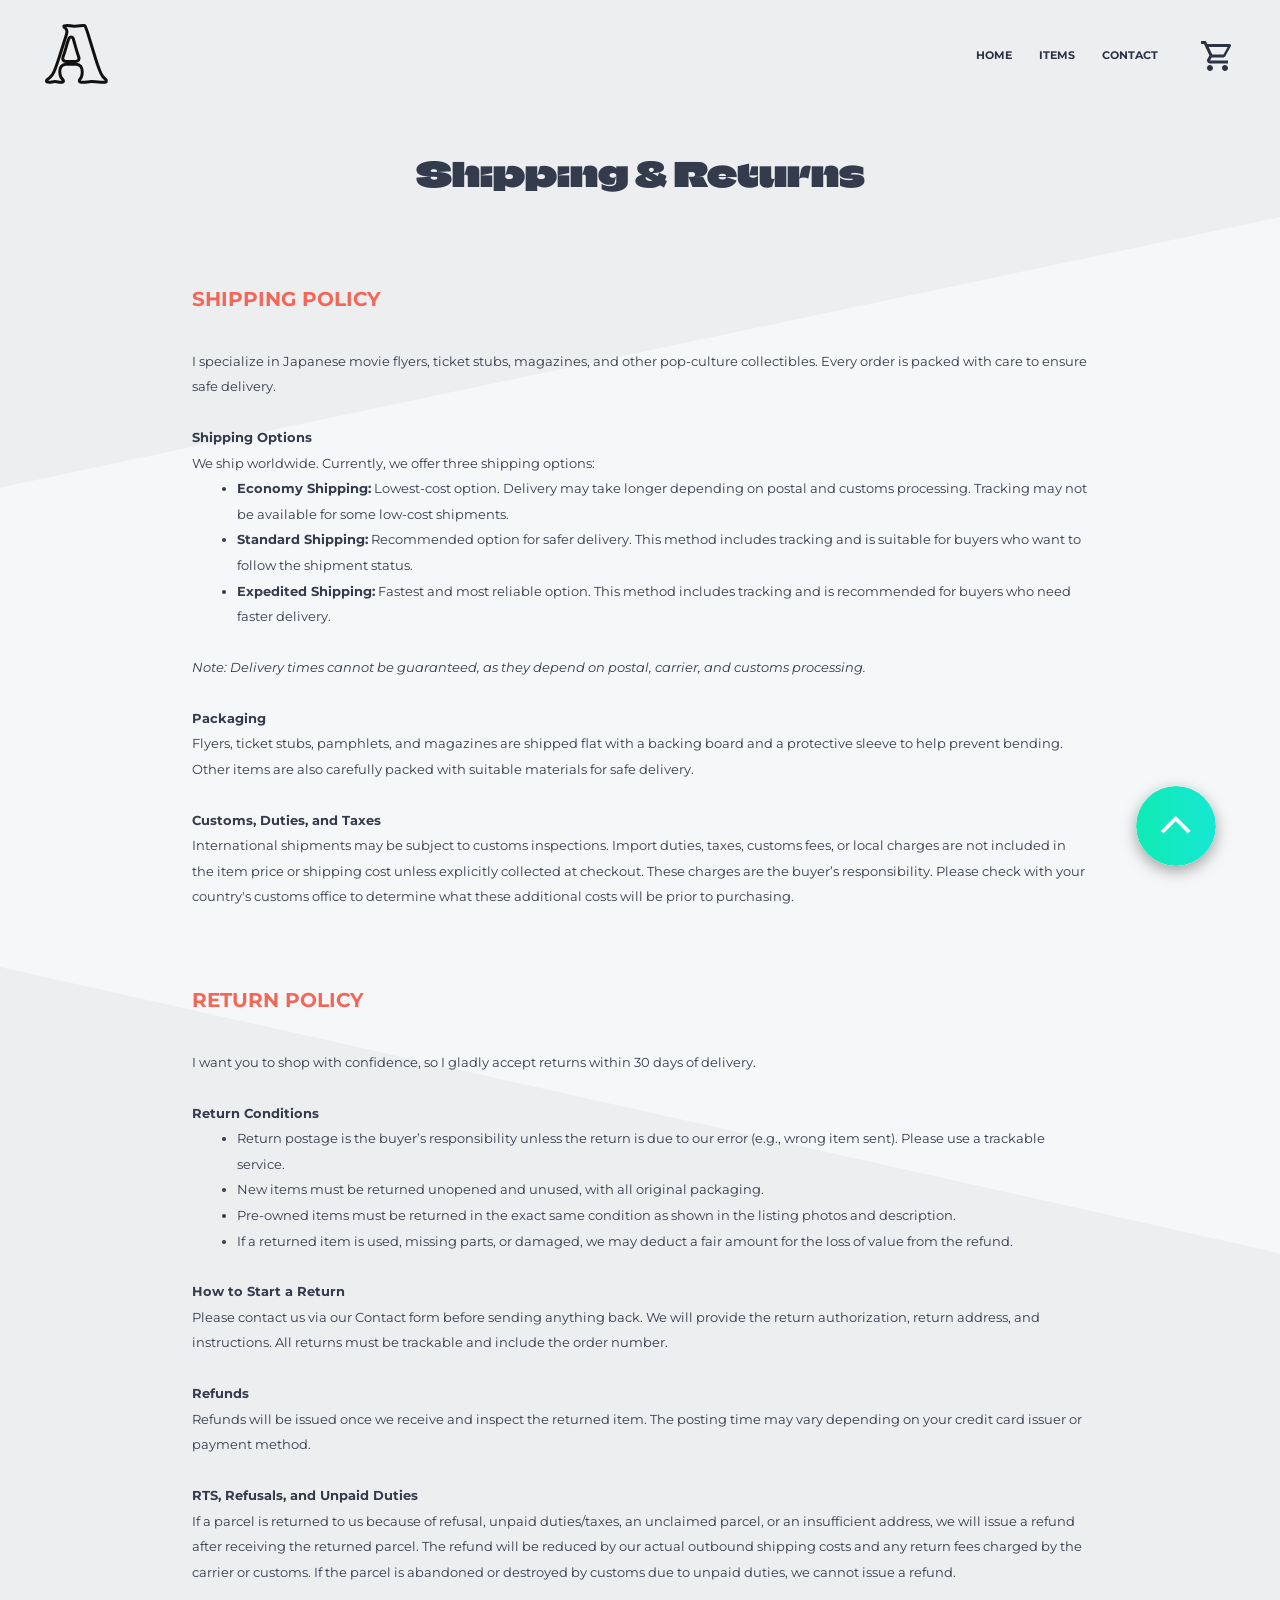
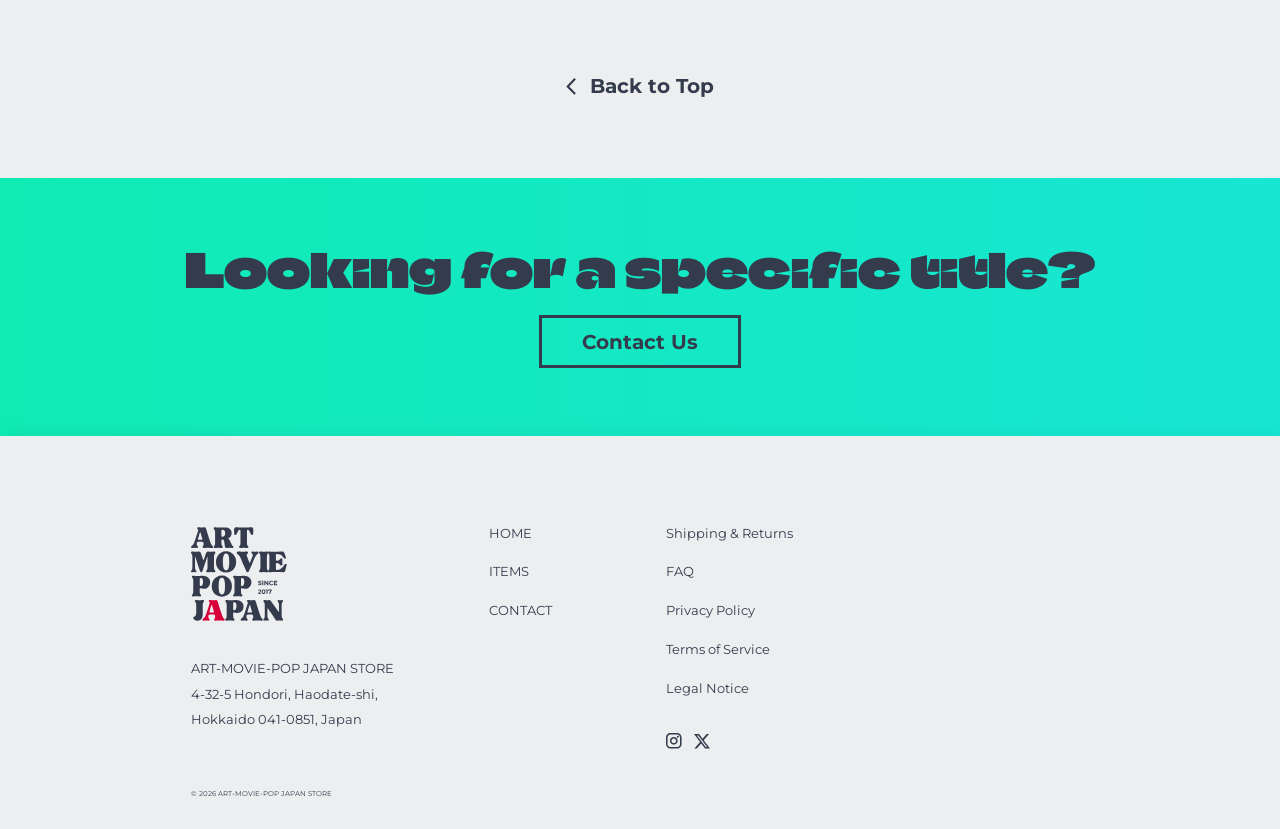
<file: shipping.html>
<!DOCTYPE html>
<html lang="ja">

<head>
    <meta charset="UTF-8">
    <meta name="viewport" content="width=device-width, initial-scale=1.0">
    <meta name="description"
        content="Discover authentic movie flyers, ticket stubs, and pop culture treasures from Japan. We ship unique collectibles for all kinds of films worldwide!">
    <meta name="keywords" content="">
    <meta name="robots" content="noindex, nofollow">
    <meta name="twitter:card" content="summary">
    <meta name="twitter:site" content="@username">
    <meta name="twitter:description"
        content="Discover authentic movie flyers, ticket stubs, and pop culture treasures from Japan. We ship unique collectibles for all kinds of films worldwide!">
    <meta name="twitter:title" content="ART-MOVIE-POP JAPAN STORE">
    <meta name="twitter:image" content="絶対パス">

    <!-- twitter以外のサービスとの連携 -->
    <!-- ↓ このページのタイトルを記入 -->
    <!-- <meta property="og:title" content="ART-MOVIE-POP JAPAN STORE"> -->
    <!-- ↓ 通常のサイトはcontent="website" -->
    <!-- <meta property="og:type" content="website"> -->
    <!-- ↓ ページのurlを記入 -->
    <!-- <meta property="og:url" content="絶対パス"> -->
    <!-- ↓ ページの概要説明を記入 -->
    <!-- <meta property="og:description" content=""> -->
    <!-- ↓ サイト名 -->
    <!-- <meta property="og:site_name" content=""> -->
    <!-- ↓ ページリンクを貼り付けた際の画像 -->
    <!-- <meta property="og:image" content="絶対パス"> -->

    <link rel="icon" href="images/favicon.ico">
    <link rel="apple-touch-icon" sizes="180x180" href="images/apple-touch-icon.png">
    <link rel="icon" sizes="192x192" href="images/apple-touch-icon.png">
    <title>Shipping &amp; Returns | ART-MOVIE-POP JAPAN STORE</title>
    <link rel="preconnect" href="https://fonts.googleapis.com">
    <link rel="preconnect" href="https://fonts.gstatic.com" crossorigin>
    <link
        href="https://fonts.googleapis.com/css2?family=Climate+Crisis:YEAR@1979&family=Montserrat:ital,wght@0,100..900;1,100..900&display=swap"
        rel="stylesheet">
    <link rel="stylesheet" href="css/style.css">
</head>

<body id="shipping">
    <div class="wrapper">
        <header class="header">
            <h1 class="header__logo"><a href="index.html" class="header__link"><svg viewBox="0 0 42 40" fill="none"
                        xmlns="http://www.w3.org/2000/svg">
                        <path
                            d="M25.5977 1C26.0607 1 26.3914 1.06396 26.6201 1.15332C26.6343 1.16479 26.6858 1.2086 26.7666 1.32227C26.8901 1.49615 27.038 1.7701 27.2002 2.17188L27.2021 2.17871L27.2051 2.18555C27.6455 3.23202 28.2218 4.89801 28.9346 7.20898V7.20996C29.6484 9.52327 30.4263 12.0862 31.2686 14.8975C32.1139 17.7148 32.9714 20.4931 33.8418 23.2324C34.7151 25.9789 35.5384 28.3785 36.3125 30.4316L36.3135 30.4326C37.0768 32.4553 37.7576 33.9371 38.3662 34.7432L38.3818 34.7627C39.2544 35.8607 40.0177 36.6893 40.6523 37.1426H40.6533C40.8362 37.273 41 37.5002 41 38.0469C41 38.6101 40.8345 38.6902 40.7803 38.7178H40.7793C40.4621 38.8793 39.9485 39 39.165 39C38.2435 39 37.1204 38.9255 35.79 38.7715C34.3925 38.6096 32.8853 38.5303 31.2705 38.5303C30.4416 38.5303 29.4578 38.6135 28.3301 38.7744C27.2751 38.9251 26.2623 39 25.292 39C24.4609 39 23.8178 38.8808 23.332 38.6826H23.3301C23.1822 38.6225 23.122 38.5564 23.0879 38.501C23.0482 38.4363 22.9961 38.3039 22.9961 38.0469C22.9961 37.3664 23.147 37.1296 23.207 37.0684C23.6407 36.6264 24.0154 36.0419 24.3486 35.3604L24.3496 35.3613C24.7651 34.5135 24.9121 33.2424 24.9121 31.7178C24.9121 30.4545 24.6333 29.3281 23.9736 28.4414L23.8369 28.2676C23.0892 27.3667 22.0946 26.8907 20.9238 26.8906H13.873C12.701 26.8906 11.7041 27.3669 10.9551 28.2686C10.1984 29.1799 9.88283 30.3713 9.88281 31.7178C9.88281 33.2708 10.085 34.5958 10.6406 35.5156C11.08 36.2428 11.5478 36.8543 12.0557 37.3076H12.0566C12.2208 37.4538 12.335 37.6612 12.335 38.0469C12.3349 38.2837 12.2892 38.4167 12.249 38.4893C12.2222 38.5377 12.1835 38.586 12.1152 38.6328L12.0371 38.6787C11.633 38.8843 11.154 39 10.5771 39C9.75137 39 9.19433 38.9235 8.85254 38.8135C8.23058 38.6125 7.48978 38.5303 6.66699 38.5303C5.94726 38.5303 5.29019 38.5928 4.7207 38.7432L4.48242 38.8135C4.14188 38.9234 3.58555 39 2.75977 39C2.25316 39 1.82165 38.9111 1.4502 38.751L1.29492 38.6787C1.17716 38.6183 1.12137 38.5544 1.08594 38.4902C1.0458 38.4176 1.00003 38.2843 1 38.0469C1 37.738 1.06516 37.5784 1.13574 37.4873L1.20605 37.416L1.20703 37.415C1.58323 37.108 2.10077 36.6947 2.7627 36.1758C3.53589 35.5702 4.34208 34.6492 5.18262 33.4707L5.18848 33.4609L5.19531 33.4521C5.66541 32.7611 6.19107 31.6168 6.77637 30.0869L7.03125 29.4072C7.7264 27.5181 8.48405 25.3188 9.30371 22.8105C10.1227 20.3078 10.9532 17.7264 11.7969 15.0684C12.6406 12.4123 13.4191 9.96402 14.1338 7.72461C14.5149 6.60587 14.7488 5.58162 14.6504 4.78027L14.626 4.62207L14.5674 4.3584C14.435 3.83995 14.2015 3.36637 13.8369 2.98242L13.6436 2.79785C13.3083 2.5081 12.9975 2.24406 12.7119 2.00586L12.71 2.00391L12.6914 1.9668C12.6729 1.91723 12.6494 1.81618 12.6494 1.6416C12.6494 1.41917 12.6979 1.34158 12.708 1.32715C12.7108 1.3231 12.7265 1.29681 12.7949 1.2666L12.8828 1.23535C13.4131 1.08332 14.0461 1.00002 14.792 1C15.7276 1 16.3511 1.07709 16.7207 1.18945V1.19043C17.3913 1.39631 18.4495 1.46971 19.7734 1.46973C21.277 1.46973 22.4998 1.39131 23.4092 1.2168L23.4082 1.21582C24.1701 1.07058 24.8996 1 25.5977 1ZM17.3975 8.60938C16.7814 8.60938 16.4113 9.05412 16.2666 9.25098C16.0802 9.5046 15.9216 9.82678 15.7822 10.168L15.7734 10.1914L15.7646 10.2158C15.3741 11.3299 14.9565 12.6463 14.5117 14.1631L14.0576 15.7471C13.4507 17.9122 12.7946 19.9721 12.0889 21.9248L12.0859 21.9336L12.083 21.9414C11.8532 22.6147 11.7197 23.4516 12.167 24.1514C12.6383 24.8883 13.4775 25.0625 14.1787 25.0625H20.3877C21.0887 25.0625 21.9264 24.8879 22.3975 24.1514C22.8438 23.4534 22.7128 22.6192 22.4844 21.9463H22.4854C21.8261 19.9847 21.191 17.9297 20.5811 15.7822C19.9683 13.6217 19.4588 11.8129 19.0518 10.3555L19.0479 10.3447L19.0449 10.335L18.9531 10.0557C18.8552 9.78062 18.7369 9.51991 18.5879 9.30078C18.4137 9.04468 18.0658 8.66114 17.5107 8.61426L17.3975 8.60938Z"
                            stroke="#343B4C" stroke-width="2" />
                    </svg>
                </a></h1>
            <div class="header__box">
                <div class="btn">
                    <!-- カートボタン -->
                    <div class="cart">
                        <a href="#" class="cart__link"><svg viewBox="0 0 21 21" fill="none"
                                xmlns="http://www.w3.org/2000/svg">
                                <path
                                    d="M16.8 16.8C17.357 16.8 17.8911 17.0212 18.2849 17.4151C18.6787 17.8089 18.9 18.343 18.9 18.9C18.9 19.457 18.6787 19.9911 18.2849 20.3849C17.8911 20.7787 17.357 21 16.8 21C16.243 21 15.7089 20.7787 15.3151 20.3849C14.9212 19.9911 14.7 19.457 14.7 18.9C14.7 17.7345 15.6345 16.8 16.8 16.8ZM0 0H3.4335L4.4205 2.1H19.95C20.2285 2.1 20.4955 2.21062 20.6925 2.40754C20.8894 2.60445 21 2.87152 21 3.15C21 3.3285 20.9475 3.507 20.874 3.675L17.115 10.4685C16.758 11.109 16.065 11.55 15.2775 11.55H7.455L6.51 13.2615L6.4785 13.3875C6.4785 13.4571 6.50616 13.5239 6.55538 13.5731C6.60461 13.6223 6.67138 13.65 6.741 13.65H18.9V15.75H6.3C5.74304 15.75 5.2089 15.5287 4.81508 15.1349C4.42125 14.7411 4.2 14.207 4.2 13.65C4.2 13.2825 4.2945 12.936 4.452 12.642L5.88 10.0695L2.1 2.1H0V0ZM6.3 16.8C6.85695 16.8 7.3911 17.0212 7.78492 17.4151C8.17875 17.8089 8.4 18.343 8.4 18.9C8.4 19.457 8.17875 19.9911 7.78492 20.3849C7.3911 20.7787 6.85695 21 6.3 21C5.74304 21 5.2089 20.7787 4.81508 20.3849C4.42125 19.9911 4.2 19.457 4.2 18.9C4.2 17.7345 5.1345 16.8 6.3 16.8ZM15.75 9.45L18.669 4.2H5.397L7.875 9.45H15.75Z"
                                    fill="#343B4C" />
                            </svg>
                        </a>
                    </div>
                    <!-- バーガーボタン -->
                    <div id="btn__burger" class="btn__burger">
                        <span id="btn__top" class="btn__top"></span>
                        <span id="btn__middle" class="btn__middle"></span>
                        <span id="btn__bottom" class="btn__bottom"></span>
                    </div>
                </div>
                <!-- ナビゲーション -->
                <nav id="gnav" class="gnav">
                    <div class="box__text">
                        <div class="box__weight">
                            <ul class="gnav__nav">
                                <li class="gnav__list"><a href="index.html" class="gnav__link">HOME</a></li>
                                <li class="gnav__list"><a href="items.html" class="gnav__link">ITEMS</a></li>
                                <li class="gnav__list"><a href="contact.html" class="gnav__link">CONTACT</a></li>
                            </ul>
                        </div>
                        <div class="box__thin">
                            <ul class="gnav__nav">
                                <li class="gnav__list"><a href="shipping.html" class="gnav__link">Shipping &amp;
                                        Returns</a>
                                </li>
                                <li class="gnav__list"><a href="faq.html" class="gnav__link">FAQ</a></li>
                            </ul>
                        </div>
                    </div>
                    <div class="box__sns">
                        <p class="gnav__insta"><a href="https://www.instagram.com/art_movie_pop_japan_store/"
                                target="_blank" class="gnav__link"><svg viewBox="0 0 24 24" fill="none"
                                    xmlns="http://www.w3.org/2000/svg">
                                    <path
                                        d="M6.76667 0H16.5667C20.3 0 23.3333 3.03333 23.3333 6.76667V16.5667C23.3333 18.3613 22.6204 20.0824 21.3514 21.3514C20.0824 22.6204 18.3613 23.3333 16.5667 23.3333H6.76667C3.03333 23.3333 0 20.3 0 16.5667V6.76667C0 4.97203 0.712915 3.25091 1.98191 1.98191C3.25091 0.712915 4.97203 0 6.76667 0ZM6.53333 2.33333C5.41942 2.33333 4.35114 2.77583 3.56348 3.56348C2.77583 4.35114 2.33333 5.41942 2.33333 6.53333V16.8C2.33333 19.1217 4.21167 21 6.53333 21H16.8C17.9139 21 18.9822 20.5575 19.7698 19.7698C20.5575 18.9822 21 17.9139 21 16.8V6.53333C21 4.21167 19.1217 2.33333 16.8 2.33333H6.53333ZM17.7917 4.08333C18.1784 4.08333 18.5494 4.23698 18.8229 4.51047C19.0964 4.78396 19.25 5.15489 19.25 5.54167C19.25 5.92844 19.0964 6.29937 18.8229 6.57286C18.5494 6.84635 18.1784 7 17.7917 7C17.4049 7 17.034 6.84635 16.7605 6.57286C16.487 6.29937 16.3333 5.92844 16.3333 5.54167C16.3333 5.15489 16.487 4.78396 16.7605 4.51047C17.034 4.23698 17.4049 4.08333 17.7917 4.08333ZM11.6667 5.83333C13.2138 5.83333 14.6975 6.44791 15.7915 7.54188C16.8854 8.63584 17.5 10.1196 17.5 11.6667C17.5 13.2138 16.8854 14.6975 15.7915 15.7915C14.6975 16.8854 13.2138 17.5 11.6667 17.5C10.1196 17.5 8.63584 16.8854 7.54188 15.7915C6.44791 14.6975 5.83333 13.2138 5.83333 11.6667C5.83333 10.1196 6.44791 8.63584 7.54188 7.54188C8.63584 6.44791 10.1196 5.83333 11.6667 5.83333ZM11.6667 8.16667C10.7384 8.16667 9.84817 8.53541 9.19179 9.19179C8.53541 9.84817 8.16667 10.7384 8.16667 11.6667C8.16667 12.5949 8.53541 13.4852 9.19179 14.1415C9.84817 14.7979 10.7384 15.1667 11.6667 15.1667C12.5949 15.1667 13.4852 14.7979 14.1415 14.1415C14.7979 13.4852 15.1667 12.5949 15.1667 11.6667C15.1667 10.7384 14.7979 9.84817 14.1415 9.19179C13.4852 8.53541 12.5949 8.16667 11.6667 8.16667Z"
                                        fill="#343B4C" />
                                </svg>
                            </a></p>
                        <p class="gnav__x"><a href="#" target="_blank" class="gnav__link"><svg viewBox="0 0 24 22"
                                    fill="none" xmlns="http://www.w3.org/2000/svg">
                                    <path
                                        d="M18.9 0H22.5806L14.5406 9.21257L24 21.7509H16.5943L10.7897 14.148L4.15543 21.7509H0.471429L9.07029 11.8937L0 0.00171426H7.59429L12.8331 6.94971L18.9 0ZM17.6057 19.5429H19.6457L6.48 2.09314H4.29257L17.6057 19.5429Z"
                                        fill="#343B4C" />
                                </svg>
                            </a></p>
                    </div>
                </nav>
            </div>
        </header>

        <!-- To Top ボタン -->
        <div class="totop">
            <a href="#" class="totop__link">
                <svg viewBox="0 0 64 64" fill="none" xmlns="http://www.w3.org/2000/svg">
                    <circle cx="32" cy="32" r="32" fill="url(#paint0_linear_434_496)" />
                    <path fill-rule="evenodd" clip-rule="evenodd"
                        d="M31.7365 23.875L43.6839 35.8193L41.4922 38.0141L31.7365 28.2584L21.9839 38.0141L19.7891 35.8193L31.7365 23.875Z"
                        fill="white" />
                    <defs>
                        <linearGradient id="paint0_linear_434_496" x1="0" y1="32" x2="64" y2="32"
                            gradientUnits="userSpaceOnUse">
                            <stop stop-color="#10EBB4" />
                            <stop offset="1" stop-color="#17E7D3" />
                        </linearGradient>
                    </defs>
                </svg>
            </a>
        </div>

        <main class="main">
            <h2 class="ttl">Shipping<br class="br-sp"> &amp; Returns</h2>
            <section class="shipping">
                <h3 class="shipping__ttl">SHIPPING POLICY</h3>
                <p class="shipping__txt">I specialize in Japanese movie flyers, ticket stubs, magazines, and other
                    pop-culture collectibles. Every order is packed with care to ensure safe delivery.</p>
                <div class="shipping__options">
                    <h4 class="shipping__options-ttl">Shipping Options</h4>
                    <p class="shipping__options-txt">We ship worldwide. Currently, we offer three shipping options:</p>
                    <ul class="shipping__options-list">
                        <li class="shipping__options-item"><span>Economy Shipping:</span> Lowest-cost option. Delivery
                            may take longer depending on postal and customs processing. Tracking may not be available
                            for some low-cost shipments.</li>
                        <li class="shipping__options-item"><span>Standard Shipping:</span> Recommended option for safer
                            delivery.
                            This method includes tracking and is suitable for buyers who want to follow the shipment
                            status.</li>
                        <li class="shipping__options-item"><span>Expedited Shipping:</span> Fastest and most reliable
                            option. This
                            method includes tracking and is recommended for buyers who need faster delivery.</li>
                    </ul>
                    <p class="shipping__options-txt">Note: Delivery times cannot be guaranteed, as they depend on
                        postal, carrier, and customs processing.</p>
                </div>
                <div class="shipping__packaging">
                    <h4 class="shipping__packaging-ttl">Packaging</h4>
                    <p class="shipping__packaging-txt">Flyers, ticket stubs, pamphlets, and magazines are shipped flat
                        with a backing board and a protective sleeve to help prevent bending. Other items are also
                        carefully packed with suitable materials for safe delivery.
                    </p>
                </div>
                <div class="shipping__customs">
                    <h4 class="shipping__customs-ttl">Customs, Duties, and Taxes</h4>
                    <p class="shipping__customs-txt">International shipments may be subject to customs inspections.
                        Import duties, taxes, customs fees, or local charges are not included in the item price or
                        shipping cost unless explicitly collected at checkout. These charges are the buyer’s
                        responsibility. Please check with your country's customs office to determine what these
                        additional costs will be prior to purchasing.</p>
                </div>
            </section>

            <section class="return">
                <h3 class="return__ttl">RETURN POLICY</h3>
                <p class="return__txt">I want you to shop with confidence, so I gladly accept returns within 30 days of
                    delivery.</p>
                <div class="return__confitions">
                    <h4 class="return__confitions-ttl">Return Conditions</h4>
                    <ul class="return__confitions-list">
                        <li class="return__confitions-item">Return postage is the buyer’s responsibility unless the
                            return
                            is due to our error (e.g., wrong item sent). Please use a trackable service.</li>
                        <li class="return__confitions-item">New items must be returned unopened and unused, with all
                            original packaging.</li>
                        <li class="return__confitions-item">Pre-owned items must be returned in the exact same condition
                            as
                            shown in the listing photos and description.</li>
                        <li class="return__confitions-item">If a returned item is used, missing parts, or damaged, we
                            may
                            deduct a fair amount for the loss of value from the refund.</li>
                    </ul>
                </div>
                <div class="return__howto">
                    <h4 class="return__howto-ttl">How to Start a Return</h4>
                    <p class="return__howto-txt">Please contact us via our Contact form before sending anything
                        back. We will provide the return authorization, return address, and instructions. All returns
                        must be trackable and include the order number.</p>
                </div>
                <div class="return__refunds">
                    <h4 class="return__refunds-ttl">Refunds</h4>
                    <p class="return__refunds-txt">Refunds will be issued once we receive and inspect the returned item.
                        The
                        posting time may vary depending on your credit card issuer or payment method.</p>
                </div>
                <div class="return__rts">
                    <h4 class="return__rts-ttl">RTS, Refusals, and Unpaid Duties</h4>
                    <p class="return__rts-txt">If a parcel is returned to us because of refusal, unpaid
                        duties/taxes, an unclaimed parcel, or an insufficient address, we will issue a refund after
                        receiving the returned parcel. The refund will be reduced by our actual outbound shipping costs
                        and any return fees charged by the carrier or customs. If the parcel is abandoned or destroyed
                        by customs due to unpaid duties, we cannot issue a refund.</p>
                </div>
                <!-- </div> -->
            </section>

            <a href="index.html" class="underlink">Back to Top<svg viewBox="0 0 8 14" fill="none" xmlns="http://www.w3.org/2000/svg">
                    <path fill-rule="evenodd" clip-rule="evenodd"
                        d="M0 7L6.75817 0L8 1.28412L2.48016 7L8 12.7141L6.75817 14L0 7Z" fill="#343B4C" />
                </svg>
            </a>

            <!-- コンタクト -->
            <section class="contact">
                <p class="contact__txt">Looking for a<br class="br-sp"> specific title?</p>
                <div class="contact__btn">
                    <a href="contact.html" class="contact__link">Contact Us</a>
                </div>
            </section>
        </main>

        <!-- フッター -->
        <footer class="footer">
            <div class="footer__wrapper">
                <h1 class="footer__logo">
                    <svg viewBox="0 0 109 106" fill="none" xmlns="http://www.w3.org/2000/svg">
                        <path
                            d="M0.0390625 22.3234C0.0390625 21.9562 0.153655 21.6811 0.382839 21.4981C0.612023 21.3146 0.925223 21.07 1.32271 20.7643C1.71993 20.4588 2.16287 19.9698 2.65154 19.2977C2.927 18.9005 3.27078 18.1518 3.68287 17.0522C4.09551 15.952 4.54617 14.6683 5.03483 13.2012C5.52405 11.7344 6.02045 10.2218 6.52453 8.66379C7.02919 7.10527 7.49525 5.66871 7.92275 4.3545C8.16741 3.65235 8.25912 3.14081 8.19824 2.81963C8.1371 2.49871 8.00705 2.2541 7.80819 2.0858C7.60986 1.91776 7.42639 1.76488 7.25836 1.62743C7.09007 1.49025 7.00603 1.26878 7.00603 0.963012C7.00603 0.535497 7.19696 0.2683 7.57897 0.16087C7.96077 0.0537153 8.39658 0 8.8858 0C9.46593 0 9.90887 0.046002 10.2146 0.137731C10.5201 0.229735 11.0702 0.275461 11.8652 0.275461C12.7511 0.275461 13.4381 0.229735 13.9267 0.137731C14.4159 0.046002 14.8898 0 15.3481 0C15.6845 0 15.9674 0.046002 16.1965 0.137731C16.4257 0.229735 16.6472 0.535222 16.8609 1.05447C17.1364 1.69657 17.4879 2.69732 17.9154 4.057C18.3429 5.41668 18.8084 6.9218 19.3126 8.57235C19.8172 10.2224 20.329 11.8493 20.8485 13.4535C21.3686 15.0578 21.8578 16.4561 22.3162 17.6483C22.7746 18.8399 23.1564 19.6344 23.4621 20.0316C23.9814 20.6728 24.3937 21.1009 24.6995 21.3152C25.005 21.529 25.1579 21.8651 25.1579 22.3234C25.1579 22.7818 25.005 23.0875 24.6995 23.2402C24.3937 23.3927 23.9814 23.4693 23.4621 23.4693C22.8809 23.4693 22.1853 23.4233 21.3752 23.3316C20.5656 23.2396 19.6875 23.1939 18.7407 23.1939C18.2824 23.1939 17.7242 23.2396 17.067 23.3316C16.4103 23.4233 15.7762 23.4693 15.1652 23.4693C14.6149 23.4693 14.1487 23.3927 13.7669 23.2402C13.3849 23.0875 13.194 22.7818 13.194 22.3234C13.194 21.8651 13.2932 21.5367 13.4915 21.3383C13.6904 21.1395 13.8816 20.8566 14.0645 20.49C14.2479 20.1227 14.3399 19.4961 14.3399 18.6102C14.3399 17.9072 14.1716 17.3574 13.8353 16.9607C13.4995 16.5635 13.072 16.3646 12.5527 16.3646H8.33597C7.81591 16.3646 7.38757 16.5635 7.0512 16.9607C6.71541 17.3574 6.54764 17.9072 6.54764 18.6102C6.54764 19.4961 6.66997 20.1379 6.91458 20.5351C7.15919 20.9326 7.40328 21.2381 7.6473 21.4518C7.89191 21.6656 8.01425 21.9562 8.01425 22.3234C8.01425 22.7509 7.8459 23.049 7.50958 23.217C7.17379 23.385 6.79231 23.4693 6.36475 23.4693C5.84523 23.4693 5.44031 23.4233 5.14943 23.3316C4.85909 23.2396 4.48501 23.1939 4.02664 23.1939C3.56828 23.1939 3.19392 23.2396 2.90387 23.3316C2.61353 23.4233 2.20887 23.4693 1.68963 23.4693C1.26129 23.4693 0.878945 23.385 0.542606 23.217C0.206818 23.049 0.0390625 22.7509 0.0390625 22.3234ZM7.8313 13.0635C7.58669 13.7665 7.81591 14.118 8.51886 14.118H12.2321C12.9343 14.118 13.1634 13.7665 12.9197 13.0635C12.5222 11.903 12.1398 10.6887 11.7726 9.42079C11.406 8.15231 11.1008 7.09009 10.857 6.23425C10.7341 5.83705 10.5964 5.63815 10.4438 5.63815C10.3218 5.63815 10.1843 5.82161 10.0317 6.18797C9.72593 7.04381 9.38961 8.1137 9.02241 9.39768C8.65578 10.681 8.25885 11.903 7.8313 13.0635Z"
                            fill="#343B4C" />
                        <path
                            d="M25.7969 1.19109C25.7969 0.702703 25.9418 0.382065 26.2321 0.229184C26.5222 0.0765785 26.8814 0 27.3097 0C27.7981 0 28.3325 0.046002 28.9129 0.137731C29.4938 0.228909 30.0594 0.27436 30.6097 0.27436C31.5873 0.27436 32.5878 0.236346 33.6112 0.159768C34.635 0.0834651 35.7432 0.0451759 36.9354 0.0451759C38.0968 0.0451759 39.2273 0.121754 40.3269 0.27436C41.4271 0.427241 42.4127 0.725566 43.2832 1.16906C44.1542 1.612 44.8495 2.26925 45.3689 3.14026C45.8882 4.01072 46.148 5.16408 46.148 6.60008C46.148 8.09804 45.7505 9.32797 44.9558 10.2901C44.1616 11.2526 43.1383 11.9936 41.886 12.5137C42.2524 12.5137 42.6268 12.7583 43.0088 13.2475C43.3906 13.7362 43.7727 14.3623 44.1547 15.1261C44.5365 15.8903 44.9109 16.6924 45.2775 17.5326C45.6439 18.373 45.9954 19.1446 46.332 19.8476C46.6066 20.3971 46.889 20.7941 47.1793 21.0387C47.4702 21.2833 47.7225 21.4821 47.9363 21.6347C48.15 21.7876 48.2569 22.0474 48.2569 22.4138C48.2569 22.8421 48.15 23.1327 47.9363 23.2853C47.7225 23.4379 47.4473 23.5145 47.111 23.5145C46.7135 23.5145 46.2552 23.4685 45.7359 23.3768C45.2164 23.2847 44.6511 23.2391 44.0402 23.2391C43.7344 23.2391 43.1689 23.2847 42.3433 23.3768C41.5183 23.4685 40.8002 23.5145 40.1892 23.5145C39.5479 23.5145 39.0895 23.1862 38.8141 22.5294C38.5392 21.8722 38.3483 21.0546 38.2411 20.0767C38.1345 19.0983 38.0122 18.1127 37.8742 17.1194C37.7367 16.1263 37.5153 15.3013 37.2098 14.6447C36.904 13.9879 36.4002 13.6596 35.6981 13.6596C34.9339 13.6596 34.5522 14.0417 34.5522 14.8055V17.3265C34.5522 18.3961 34.6284 19.206 34.7813 19.7561C34.9339 20.3056 35.1174 20.7103 35.3312 20.9703C35.5449 21.2298 35.7281 21.4436 35.881 21.6116C36.0336 21.7799 36.1102 22.0322 36.1102 22.3686C36.1102 22.8269 35.9341 23.1327 35.5824 23.2853C35.2311 23.4379 34.7959 23.5145 34.2767 23.5145C33.7571 23.5145 33.1919 23.4685 32.581 23.3768C31.9697 23.2847 31.4499 23.2391 31.0218 23.2391C30.5635 23.2391 30.0208 23.2847 29.3944 23.3768C28.7686 23.4685 28.1805 23.5145 27.6304 23.5145C27.1108 23.5145 26.6753 23.4379 26.3235 23.2853C25.9724 23.1327 25.7969 22.8269 25.7969 22.3686C25.7969 22.0322 25.8732 21.7799 26.026 21.6116C26.1787 21.4436 26.3621 21.2298 26.5759 20.9703C26.7896 20.7103 26.9728 20.3056 27.1257 19.7561C27.2783 19.206 27.3549 18.3961 27.3549 17.3265V6.23314C27.3549 5.1638 27.2783 4.35422 27.1257 3.80468C26.9728 3.25458 26.7896 2.84993 26.5759 2.59044C26.3621 2.33041 26.1787 2.11637 26.026 1.94806C25.8732 1.78003 25.7969 1.52771 25.7969 1.19109ZM34.5059 9.6709C34.5059 10.0384 34.6204 10.2984 34.8497 10.451C35.0788 10.6039 35.346 10.6802 35.6518 10.6802C36.5994 10.6802 37.3632 10.321 37.9436 9.60257C38.5237 8.88418 38.8141 7.91399 38.8141 6.69152C38.8141 4.09419 37.7599 2.79539 35.6518 2.79539C35.346 2.79539 35.0788 2.87967 34.8497 3.04771C34.6204 3.21601 34.5059 3.48349 34.5059 3.84985V9.6709Z"
                            fill="#343B4C" />
                        <path
                            d="M50.2022 8.61757C49.561 8.61757 49.1943 8.23576 49.1026 7.47163C49.0106 6.70776 48.9648 5.73017 48.9648 4.53851V2.10893C48.9648 1.55884 49.1251 1.06989 49.4463 0.642376C49.7673 0.214309 50.2025 0 50.7521 0C51.9743 0 53.2577 0.046002 54.6017 0.137731C55.9467 0.229735 57.7348 0.275461 59.9657 0.275461C62.1653 0.275461 63.9302 0.229735 65.2588 0.137731C66.5884 0.046002 67.8641 0 69.0869 0C69.6369 0 70.0494 0.214309 70.3239 0.642376C70.5995 1.06989 70.7375 1.55884 70.7375 2.10893V3.98869C70.7375 4.78284 70.7296 5.53127 70.7142 6.23425C70.6989 6.93724 70.6069 7.51019 70.4387 7.95313C70.271 8.39607 69.9585 8.61757 69.4999 8.61757C68.9187 8.61757 68.422 8.31975 68.009 7.72396C67.597 7.12838 67.2225 6.44855 66.8862 5.68442C66.5508 4.92057 66.2071 4.24073 65.8548 3.64491C65.5036 3.04853 65.0684 2.75021 64.5495 2.75021C63.8773 2.75021 63.541 3.1017 63.541 3.80468V17.2814C63.541 18.351 63.6176 19.1608 63.7705 19.711C63.9228 20.2605 64.1063 20.6651 64.32 20.9252C64.5342 21.1846 64.7172 21.3984 64.87 21.5665C65.0224 21.7347 65.0991 21.9871 65.0991 22.3234C65.0991 22.7818 64.9229 23.0875 64.5712 23.2402C64.22 23.3927 63.7848 23.4693 63.2659 23.4693C62.6852 23.4693 62.0818 23.4233 61.4556 23.3316C60.8288 23.2396 60.2862 23.1939 59.8282 23.1939C59.3696 23.1939 58.827 23.2396 58.2003 23.3316C57.5746 23.4233 56.9865 23.4693 56.4364 23.4693C55.9171 23.4693 55.4813 23.3927 55.1295 23.2402C54.7784 23.0875 54.6028 22.7818 54.6028 22.3234C54.6028 21.9871 54.6795 21.7347 54.8323 21.5665C54.9846 21.3984 55.1681 21.1846 55.3818 20.9252C55.596 20.6651 55.779 20.2605 55.9319 19.711C56.0842 19.1608 56.1609 18.351 56.1609 17.2814V3.80468C56.1609 3.1017 55.825 2.75021 55.1528 2.75021C54.6636 2.75021 54.2357 3.04853 53.8692 3.64491C53.5027 4.24073 53.151 4.92057 52.8147 5.68442C52.4789 6.44855 52.1046 7.12838 51.6919 7.72396C51.2798 8.31975 50.7832 8.61757 50.2022 8.61757Z"
                            fill="#343B4C" />
                        <path
                            d="M0 28.5545C0 28.1264 0.160319 27.8512 0.481507 27.7292C0.80242 27.6066 1.20707 27.5452 1.69574 27.5452C2.27669 27.5452 2.91108 27.5912 3.59863 27.6829C4.28618 27.7749 4.92002 27.8206 5.50042 27.8206C6.14222 27.8206 6.73061 27.7675 7.26557 27.6609C7.80022 27.5537 8.31176 27.5 8.80045 27.5C9.31971 27.5 9.80095 27.6452 10.2439 27.9352C10.6874 28.2256 11.0772 28.814 11.4129 29.7004C11.4129 29.7004 11.6344 30.3802 12.0773 31.7399C12.5209 33.0996 13.0943 34.7882 13.7973 36.8051C14.0411 37.4772 14.2854 37.4772 14.53 36.8051C15.2639 34.7882 15.8445 33.0996 16.2721 31.7399C16.6996 30.3802 16.9134 29.7004 16.9134 29.7004C17.2497 28.814 17.6317 28.2256 18.0592 27.9352C18.4873 27.6452 18.9457 27.5 19.4344 27.5C19.8624 27.5 20.306 27.5537 20.7643 27.6609C21.2227 27.7675 21.6959 27.8206 22.1846 27.8206C22.7956 27.8206 23.4374 27.7749 24.1095 27.6829C24.7822 27.5912 25.4089 27.5452 25.9893 27.5452C26.5085 27.5452 26.9209 27.6066 27.2266 27.7292C27.5321 27.8512 27.685 28.1264 27.685 28.5545C27.685 28.9512 27.6084 29.2569 27.4558 29.4712C27.3029 29.6849 27.1198 29.9142 26.906 30.1588C26.6923 30.4028 26.5088 30.7921 26.3562 31.3267C26.2033 31.8617 26.127 32.6638 26.127 33.7331V44.8265C26.127 45.8961 26.2033 46.706 26.3562 47.2561C26.5088 47.8056 26.6923 48.2103 26.906 48.4703C27.1198 48.7298 27.3029 48.9436 27.4558 49.1116C27.6084 49.2799 27.685 49.5322 27.685 49.8686C27.685 50.3269 27.5093 50.6327 27.1583 50.7853C26.8071 50.9379 26.3716 51.0145 25.8515 51.0145C25.302 51.0145 24.7139 50.9685 24.0875 50.8768C23.4608 50.7847 22.9184 50.7391 22.4601 50.7391C22.0017 50.7391 21.459 50.7847 20.8326 50.8768C20.2059 50.9685 19.6178 51.0145 19.0686 51.0145C18.5485 51.0145 18.1127 50.9379 17.7617 50.7853C17.4106 50.6327 17.2351 50.3269 17.2351 49.8686C17.2351 49.5322 17.3114 49.2799 17.4642 49.1116C17.6169 48.9436 17.8004 48.7298 18.0141 48.4703C18.2279 48.2103 18.411 47.8056 18.5639 47.2561C18.7165 46.706 18.7931 45.8961 18.7931 44.8265C18.7931 44.2764 18.7931 43.5429 18.7931 42.6261C18.7931 41.7094 18.7854 40.7241 18.77 39.6699C18.7545 38.6151 18.7468 37.5684 18.7468 36.5296C18.7468 35.4912 18.7468 34.5898 18.7468 33.8257C18.7468 33.764 18.7008 33.7028 18.6091 33.6417C18.5179 33.5808 18.4419 33.6268 18.381 33.7794C18.1664 34.4516 17.8527 35.3914 17.44 36.5991C17.0279 37.8061 16.5773 39.1352 16.0881 40.5867C15.5994 42.0383 15.0956 43.5126 14.5763 45.0094C14.0568 46.5066 13.583 47.8817 13.1549 49.1347C12.9412 49.8069 12.7274 50.2884 12.5137 50.5793C12.2999 50.8693 11.9787 51.0145 11.5507 51.0145C11.2449 51.0145 10.9777 50.8462 10.7485 50.5098C10.5193 50.1735 10.2978 49.7151 10.0841 49.1347C9.62573 47.8817 9.15195 46.5143 8.66273 45.0326C8.17404 43.5503 7.6854 42.0761 7.19618 40.6098C6.70749 39.143 6.27227 37.8061 5.89047 36.5991C5.50841 35.3914 5.19521 34.4516 4.9506 33.7794C4.91975 33.6268 4.8506 33.5808 4.74345 33.6417C4.63684 33.7028 4.58368 33.764 4.58368 33.8257V44.8265C4.58368 45.8961 4.65998 46.7212 4.81287 47.3013C4.96547 47.8817 5.14893 48.3172 5.36269 48.6081C5.57645 48.8984 5.75963 49.143 5.91252 49.3419C6.06511 49.5402 6.14169 49.8074 6.14169 50.1429C6.14169 50.4796 6.04966 50.7087 5.86625 50.8305C5.68332 50.9531 5.45442 51.0145 5.17978 51.0145C4.84317 51.0145 4.46854 50.9685 4.0559 50.8768C3.64381 50.7847 3.28488 50.7391 2.97939 50.7391C2.67363 50.7391 2.33757 50.7847 1.9712 50.8768C1.60456 50.9685 1.25308 51.0145 0.916736 51.0145C0.672126 51.0145 0.457817 50.9531 0.27436 50.8305C0.0914535 50.7087 0 50.4796 0 50.1429C0 49.8074 0.076303 49.5402 0.229184 49.3419C0.38179 49.143 0.565247 48.8984 0.779006 48.6081C0.992764 48.3172 1.17594 47.8817 1.32883 47.3013C1.48143 46.7212 1.55801 45.8961 1.55801 44.8265V33.7331C1.55801 32.6638 1.48143 31.8617 1.32883 31.3267C1.17594 30.7921 0.992764 30.4028 0.779006 30.1588C0.565247 29.9142 0.38179 29.6849 0.229184 29.4712C0.076303 29.2569 0 28.9512 0 28.5545Z"
                            fill="#343B4C" />
                        <path
                            d="M39.8459 51.2563C37.7067 51.2563 35.7738 50.7445 34.0469 49.7215C32.3206 48.6976 30.9455 47.2842 29.9216 45.4816C28.8983 43.6784 28.3867 41.6003 28.3867 39.2473C28.3867 36.8946 28.8983 34.8168 29.9216 33.0141C30.9455 31.211 32.3206 29.7976 34.0469 28.7743C35.7738 27.7503 37.7067 27.2383 39.8459 27.2383C41.9849 27.2383 43.9175 27.7503 45.6439 28.7743C47.3707 29.7976 48.7381 31.211 49.746 33.0141C50.7545 34.8168 51.2588 36.8946 51.2588 39.2473C51.2588 41.6003 50.7545 43.6784 49.746 45.4816C48.7381 47.2842 47.3707 48.6976 45.6439 49.7215C43.9175 50.7445 41.9849 51.2563 39.8459 51.2563ZM36.179 39.2473C36.179 41.1116 36.2858 42.7696 36.4996 44.221C36.7134 45.6727 37.0874 46.8109 37.6224 47.6357C38.157 48.4607 38.8983 48.873 39.8459 48.873C40.7935 48.873 41.5268 48.4607 42.0463 47.6357C42.5656 46.8109 42.9245 45.6727 43.1228 44.221C43.3217 42.7696 43.4214 41.1116 43.4214 39.2473C43.4214 37.383 43.3217 35.7253 43.1228 34.2736C42.9245 32.8222 42.5656 31.6839 42.0463 30.8589C41.5268 30.0342 40.7935 29.6215 39.8459 29.6215C38.8983 29.6215 38.157 30.0342 37.6224 30.8589C37.0874 31.6839 36.7134 32.8222 36.4996 34.2736C36.2858 35.7253 36.179 37.383 36.179 39.2473Z"
                            fill="#343B4C" />
                        <path
                            d="M54.1259 31.2584C53.6981 30.8309 53.224 30.48 52.7048 30.205C52.1853 29.9296 51.9258 29.4863 51.9258 28.8751C51.9258 28.3558 52.1853 28.0043 52.7048 27.8206C53.224 27.6372 53.8509 27.5452 54.5845 27.5452C55.2874 27.5452 55.9977 27.5835 56.7154 27.6598C57.4341 27.7364 58.0683 27.7744 58.6183 27.7744C59.3207 27.7744 60.0537 27.7289 60.8174 27.6377C61.5817 27.546 62.2692 27.5 62.8801 27.5C63.4306 27.5 63.8887 27.5766 64.2552 27.7292C64.6228 27.8821 64.8063 28.1721 64.8063 28.5997C64.8063 29.028 64.646 29.3795 64.325 29.6541C64.0034 29.929 63.7057 30.2268 63.4301 30.5477C63.1551 30.8689 63.1096 31.3196 63.2937 31.8997C63.3852 32.2054 63.5528 32.6947 63.7972 33.3674C64.0415 34.0395 64.3165 34.773 64.6222 35.5677C64.9279 36.3619 65.2257 37.1332 65.516 37.8816C65.8069 38.6303 66.0592 39.2644 66.2729 39.7845C66.5474 40.4258 66.8229 40.4258 67.0985 39.7845C67.4036 39.0507 67.7702 38.1568 68.198 37.1026C68.6254 36.0487 69.0226 35.0328 69.3891 34.0549C69.7561 33.0765 70.001 32.3735 70.1226 31.9459C70.3062 31.3658 70.2681 30.9152 70.0084 30.594C69.7487 30.2731 69.451 29.9753 69.1146 29.7004C68.7782 29.4249 68.61 29.0734 68.61 28.6459C68.61 28.2179 68.7243 27.9272 68.9538 27.7744C69.1828 27.6217 69.4811 27.5452 69.8487 27.5452C70.276 27.5452 70.7335 27.5912 71.2222 27.6829C71.7114 27.7749 72.2006 27.8206 72.6899 27.8206C73.0564 27.8206 73.4689 27.7749 73.9275 27.6829C74.386 27.5912 74.8139 27.5452 75.2111 27.5452C75.6083 27.5452 75.9367 27.6217 76.1964 27.7744C76.4561 27.9272 76.5862 28.2327 76.5862 28.6911C76.5862 29.2415 76.326 29.7001 75.8061 30.0673C75.2867 30.4339 74.8133 30.8309 74.386 31.2584C73.9883 31.6559 73.5683 32.252 73.1251 33.0467C72.6825 33.8409 72.2541 34.6961 71.8415 35.6129C71.4295 36.5296 71.0551 37.4161 70.7187 38.2717C70.3823 39.1275 70.1073 39.8151 69.8936 40.3343C69.4663 41.4039 68.9924 42.527 68.472 43.7038C67.9526 44.88 67.4565 46.0105 66.9826 47.0952C66.5093 48.1803 66.1047 49.1199 65.7683 49.9138C65.4626 50.6476 64.9586 51.0145 64.2552 51.0145C63.5528 51.0145 63.0493 50.6476 62.7436 49.9138C62.4379 49.1199 62.0407 48.1803 61.5515 47.0952C61.0623 46.0105 60.5657 44.88 60.0616 43.7038C59.5576 42.527 59.0769 41.4039 58.6183 40.3343C58.4036 39.8151 58.1286 39.1275 57.7922 38.2717C57.4563 37.4161 57.0819 36.5296 56.6694 35.6129C56.2574 34.6961 55.8369 33.8409 55.4085 33.0467C54.9812 32.252 54.5538 31.6559 54.1259 31.2584Z"
                            fill="#343B4C" />
                        <path
                            d="M77.2617 49.8234C77.2617 49.4871 77.3379 49.2347 77.4907 49.0665C77.6436 48.8984 77.8271 48.6846 78.0408 48.4252C78.2544 48.1651 78.4374 47.7605 78.5903 47.211C78.7431 46.6608 78.8198 45.851 78.8198 44.7814V33.688C78.8198 32.6186 78.7431 31.809 78.5903 31.2595C78.4374 30.7094 78.2544 30.3047 78.0408 30.0453C77.8271 29.7852 77.6436 29.5712 77.4907 29.4029C77.3379 29.2349 77.2617 28.9825 77.2617 28.6459C77.2617 28.1876 77.4373 27.8821 77.7885 27.7292C78.1402 27.5766 78.5755 27.5 79.0954 27.5C79.6454 27.5 80.2335 27.546 80.8592 27.6377C81.4854 27.7297 82.028 27.7754 82.4866 27.7754C82.9451 27.7754 83.4872 27.7297 84.114 27.6377C84.7407 27.546 85.3288 27.5 85.8794 27.5C86.3988 27.5 86.8335 27.5766 87.1847 27.7292C87.5369 27.8821 87.7125 28.1876 87.7125 28.6459C87.7125 28.9825 87.6364 29.2349 87.4835 29.4029C87.3307 29.5712 87.1471 29.7852 86.9324 30.0453C86.7187 30.3047 86.5352 30.7094 86.3829 31.2595C86.23 31.809 86.1534 32.6186 86.1534 33.688V44.7814C86.1534 45.851 86.23 46.6608 86.3829 47.211C86.5352 47.7605 86.7187 48.1651 86.9324 48.4252C87.1471 48.6846 87.3307 48.8984 87.4835 49.0665C87.6364 49.2347 87.7125 49.4871 87.7125 49.8234C87.7125 50.2818 87.5369 50.5875 87.1847 50.7402C86.8335 50.8927 86.3988 50.9693 85.8794 50.9693C85.3288 50.9693 84.7407 50.9233 84.114 50.8316C83.4872 50.7396 82.9451 50.6939 82.4866 50.6939C82.028 50.6939 81.4854 50.7396 80.8592 50.8316C80.2335 50.9233 79.6454 50.9693 79.0954 50.9693C78.5755 50.9693 78.1402 50.8927 77.7885 50.7402C77.4373 50.5875 77.2617 50.2818 77.2617 49.8234Z"
                            fill="#343B4C" />
                        <path
                            d="M87.457 28.7099C87.457 28.2207 87.594 27.8997 87.869 27.7468C88.1446 27.5943 88.481 27.5177 88.8781 27.5177C89.3367 27.5177 89.8333 27.5637 90.368 27.6554C90.9027 27.7474 91.3993 27.7931 91.8579 27.7931C92.2239 27.7931 92.5756 27.7931 92.9109 27.7931C93.2473 27.7931 93.5683 27.7931 93.874 27.7931C95.86 27.7931 97.5715 27.74 99.0074 27.6333C100.444 27.5262 101.635 27.4876 102.583 27.5177C103.592 27.5485 104.332 27.6405 104.806 27.7931C105.279 27.946 105.7 28.4653 106.067 29.3512C106.525 30.4516 106.93 31.4678 107.281 32.3999C107.632 33.3321 107.8 34.0885 107.785 34.6686C107.77 35.249 107.427 35.5391 106.755 35.5391C106.357 35.5391 106.006 35.3714 105.7 35.0356C105.395 34.6992 105.051 34.2868 104.669 33.7982C104.287 33.309 103.813 32.8049 103.247 32.2854C102.683 31.7661 101.942 31.3155 101.025 30.9334C100.109 30.5516 98.9471 30.3147 97.5413 30.2227C97.2044 30.1918 96.9294 30.2839 96.7157 30.4982C96.502 30.7119 96.3952 30.9869 96.3952 31.3223V36.869C96.3952 37.6632 96.7771 38.0147 97.5413 37.9235C98.5795 37.7709 99.3506 37.5494 99.8552 37.2591C100.36 36.9682 100.726 36.6627 100.956 36.3424C101.185 36.0214 101.406 35.7463 101.62 35.5171C101.834 35.2879 102.156 35.1733 102.583 35.1733C103.225 35.1733 103.607 35.4102 103.729 35.884C103.851 36.3572 103.874 36.9148 103.798 37.5566C103.721 38.1979 103.683 38.7477 103.683 39.2061C103.683 39.6645 103.721 40.2071 103.798 40.8335C103.874 41.4602 103.851 42.018 103.729 42.5072C103.607 42.9959 103.225 43.2399 102.583 43.2399C102.156 43.2399 101.834 43.133 101.62 42.9193C101.406 42.7055 101.185 42.4383 100.956 42.1172C100.726 41.7962 100.36 41.4908 99.8552 41.2004C99.3506 40.9104 98.5795 40.704 97.5413 40.5812C96.7771 40.4903 96.3952 40.8418 96.3952 41.6356V47.3652C96.3952 47.7018 96.502 47.9767 96.7157 48.1905C96.9294 48.4043 97.2044 48.4963 97.5413 48.466C99.0381 48.3743 100.275 48.0688 101.253 47.5492C102.231 47.0292 103.034 46.4182 103.659 45.7158C104.286 45.0128 104.806 44.3253 105.219 43.6531C105.631 42.9804 106.021 42.4147 106.388 41.9563C106.754 41.4979 107.167 41.2687 107.625 41.2687C108.358 41.2687 108.687 41.6739 108.61 42.4841C108.534 43.2936 108.205 44.7373 107.625 46.8154C107.411 47.6404 107.228 48.3663 107.076 48.9927C106.923 49.6193 106.693 50.116 106.388 50.4823C106.082 50.8487 105.594 51.017 104.921 50.987C102.201 50.8641 99.8557 50.7876 97.8851 50.7567C95.9139 50.7264 94.195 50.7116 92.7284 50.7116C92.2699 50.7116 91.7273 50.7573 91.1005 50.8493C90.4743 50.941 89.8862 50.987 89.3367 50.987C88.8168 50.987 88.381 50.9104 88.0298 50.7578C87.6786 50.6052 87.503 50.2995 87.503 49.8411C87.503 49.5048 87.5797 49.2524 87.7326 49.0841C87.8849 48.9161 88.0684 48.7023 88.2821 48.4429C88.4958 48.1828 88.6714 47.7782 88.8089 47.2286C88.9464 46.6785 89.0151 45.8687 89.0151 44.799V33.7056C89.0151 32.6671 88.9384 31.8804 88.7856 31.3455C88.6327 30.8108 88.4497 30.4139 88.2361 30.1544C88.0224 29.8943 87.8389 29.6729 87.686 29.49C87.5332 29.3065 87.457 29.0465 87.457 28.7099Z"
                            fill="#343B4C" />
                        <path
                            d="M0.980469 77.3355C0.980469 76.9991 1.05677 76.7468 1.20965 76.5786C1.36226 76.4105 1.54572 76.1968 1.75948 75.9371C1.97323 75.6769 2.15642 75.2723 2.3093 74.7228C2.4619 74.1727 2.53848 73.363 2.53848 72.2936V66.7932C2.56933 65.5397 2.58476 64.3709 2.58476 63.2856C2.58476 62.2009 2.58476 61.5059 2.58476 61.1997C2.58476 60.1308 2.50818 59.3211 2.35557 58.7716C2.20269 58.2215 2.01951 57.8169 1.80575 57.5572C1.59199 57.297 1.40854 57.0834 1.25593 56.9147C1.10305 56.747 1.02675 56.4947 1.02675 56.1578C1.02675 55.6993 1.20221 55.3941 1.55343 55.2413C1.90437 55.0884 2.34015 55.0117 2.86022 55.0117C3.40949 55.0117 3.9976 55.0577 4.62427 55.1498C5.25068 55.2418 5.79333 55.2873 6.25169 55.2873H6.75636C7.82571 55.2873 8.88761 55.2418 9.94179 55.1498C10.9957 55.0577 12.0422 55.0117 13.0809 55.0117C14.7315 55.0117 16.2061 55.3179 17.5049 55.9288C18.8034 56.5402 19.8347 57.388 20.5988 58.4728C21.3627 59.558 21.7448 60.849 21.7448 62.3458C21.7448 63.5992 21.4696 64.7988 20.9195 65.9443C20.3691 67.0904 19.5212 68.0223 18.3753 68.7411C17.2294 69.4588 15.7551 69.8174 13.9525 69.8174C12.73 69.8174 11.7064 69.6344 10.8817 69.2679C10.2395 68.9928 9.91867 69.1615 9.91867 69.7724V72.2936C9.91867 73.363 9.99494 74.1727 10.1478 74.7228C10.3004 75.2723 10.4839 75.6769 10.6977 75.9371C10.9114 76.1968 11.0946 76.4105 11.2475 76.5786C11.4001 76.7468 11.4767 76.9991 11.4767 77.3355C11.4767 77.794 11.3009 78.0997 10.95 78.252C10.5988 78.4049 10.1633 78.4816 9.64318 78.4816C9.06278 78.4816 8.45927 78.4356 7.83285 78.3435C7.20617 78.2515 6.6638 78.206 6.20542 78.206C5.74706 78.206 5.2044 78.2515 4.578 78.3435C3.95215 78.4356 3.36404 78.4816 2.81394 78.4816C2.29442 78.4816 1.85892 78.4049 1.50715 78.252C1.15594 78.0997 0.980469 77.794 0.980469 77.3355ZM9.96495 65.6005C9.96495 66.2728 10.3467 66.6091 11.1108 66.6091C11.9967 66.6091 12.6457 66.1659 13.0578 65.28C13.4705 64.3936 13.677 63.3242 13.677 62.0713C13.677 60.6655 13.4936 59.5501 13.1272 58.725C12.7606 57.9005 12.0885 57.488 11.1108 57.488C10.8051 57.488 10.5379 57.5721 10.3087 57.7402C10.0795 57.9079 9.96495 58.175 9.96495 58.5426V65.6005Z"
                            fill="#343B4C" />
                        <path
                            d="M35.0295 78.7541C32.8903 78.7541 30.9574 78.2427 29.2305 77.2193C27.5042 76.1954 26.1291 74.7822 25.1052 72.9797C24.0819 71.1762 23.5703 69.0982 23.5703 66.7452C23.5703 64.3927 24.0819 62.3147 25.1052 60.5123C26.1291 58.7088 27.5042 57.2956 29.2305 56.2722C30.9574 55.2483 32.8903 54.7363 35.0295 54.7363C37.1685 54.7363 39.1011 55.2483 40.8275 56.2722C42.5543 57.2956 43.9217 58.7088 44.9296 60.5123C45.9381 62.3147 46.4425 64.3927 46.4425 66.7452C46.4425 69.0982 45.9381 71.1762 44.9296 72.9797C43.9217 74.7822 42.5543 76.1954 40.8275 77.2193C39.1011 78.2427 37.1685 78.7541 35.0295 78.7541ZM31.3626 66.7452C31.3626 68.6096 31.4694 70.2676 31.6832 71.7189C31.897 73.1707 32.2711 74.3088 32.806 75.1334C33.3407 75.9584 34.0819 76.371 35.0295 76.371C35.9771 76.371 36.7104 75.9584 37.2299 75.1334C37.7492 74.3088 38.1081 73.1707 38.3064 71.7189C38.5053 70.2676 38.605 68.6096 38.605 66.7452C38.605 64.8809 38.5053 63.2234 38.3064 61.7716C38.1081 60.3203 37.7492 59.1816 37.2299 58.3571C36.7104 57.532 35.9771 57.1195 35.0295 57.1195C34.0819 57.1195 33.3407 57.532 32.806 58.3571C32.2711 59.1816 31.897 60.3203 31.6832 61.7716C31.4694 63.2234 31.3626 64.8809 31.3626 66.7452Z"
                            fill="#343B4C" />
                        <path
                            d="M47.8203 77.3355C47.8203 76.9991 47.8966 76.7468 48.0495 76.5786C48.2021 76.4105 48.3855 76.1968 48.5993 75.9371C48.813 75.6769 48.9962 75.2723 49.1491 74.7228C49.3017 74.1727 49.3783 73.363 49.3783 72.2936V66.7932C49.4091 65.5397 49.4246 64.3709 49.4246 63.2856C49.4246 62.2009 49.4246 61.5059 49.4246 61.1997C49.4246 60.1308 49.348 59.3211 49.1954 58.7716C49.0425 58.2215 48.8593 57.8169 48.6456 57.5572C48.4318 57.297 48.2483 57.0834 48.0958 56.9147C47.9429 56.747 47.8666 56.4947 47.8666 56.1578C47.8666 55.6993 48.042 55.3941 48.3933 55.2413C48.7442 55.0884 49.18 55.0117 49.7 55.0117C50.2493 55.0117 50.8374 55.0577 51.4641 55.1498C52.0905 55.2418 52.6332 55.2873 53.0915 55.2873H53.5962C54.6656 55.2873 55.7276 55.2418 56.7817 55.1498C57.8357 55.0577 58.8819 55.0117 59.9206 55.0117C61.5713 55.0117 63.0458 55.3179 64.3447 55.9288C65.6431 56.5402 66.6745 57.388 67.4387 58.4728C68.2024 59.558 68.5848 60.849 68.5848 62.3458C68.5848 63.5992 68.3093 64.7988 67.7592 65.9443C67.2092 67.0904 66.3608 68.0223 65.2153 68.7411C64.0692 69.4588 62.5952 69.8174 60.7922 69.8174C59.5699 69.8174 58.546 69.6344 57.7215 69.2679C57.0794 68.9928 56.7584 69.1615 56.7584 69.7724V72.2936C56.7584 73.363 56.8345 74.1727 56.9874 74.7228C57.1402 75.2723 57.3238 75.6769 57.5374 75.9371C57.7511 76.1968 57.9346 76.4105 58.0875 76.5786C58.2398 76.7468 58.3165 76.9991 58.3165 77.3355C58.3165 77.794 58.1409 78.0997 57.7897 78.252C57.4385 78.4049 57.0033 78.4816 56.4828 78.4816C55.9026 78.4816 55.2992 78.4356 54.6725 78.3435C54.0463 78.2515 53.5036 78.206 53.0452 78.206C52.5869 78.206 52.0442 78.2515 51.4178 78.3435C50.792 78.4356 50.2038 78.4816 49.6537 78.4816C49.1342 78.4816 48.6987 78.4049 48.347 78.252C47.9957 78.0997 47.8203 77.794 47.8203 77.3355ZM56.8049 65.6005C56.8049 66.2728 57.1868 66.6091 57.9505 66.6091C58.8364 66.6091 59.4853 66.1659 59.8979 65.28C60.3104 64.3936 60.5166 63.3242 60.5166 62.0713C60.5166 60.6655 60.3337 59.5501 59.9671 58.725C59.6006 57.9005 58.9284 57.488 57.9505 57.488C57.6448 57.488 57.3777 57.5721 57.1487 57.7402C56.9192 57.9079 56.8049 58.175 56.8049 58.5426V65.6005Z"
                            fill="#343B4C" />
                        <path
                            d="M2.61954 102.899C2.55783 102.38 2.565 102.052 2.64158 101.914C2.71788 101.777 2.86305 101.716 3.0768 101.731C3.29111 101.746 3.52085 101.708 3.76546 101.616C4.37644 101.402 4.8348 101.028 5.14057 100.493C5.44605 99.9584 5.6521 99.3544 5.7587 98.6827C5.86587 98.0105 5.91955 97.3536 5.91955 96.7126C5.91955 96.0705 5.91955 95.5506 5.91955 95.1534V88.6899C5.91955 87.6205 5.84302 86.8108 5.69039 86.2613C5.53751 85.7112 5.35377 85.3066 5.13946 85.047C4.92571 84.7873 4.74225 84.5731 4.58964 84.4049C4.43676 84.2367 4.36046 83.9844 4.36046 83.6475C4.36046 83.1895 4.53593 82.8838 4.88714 82.731C5.23891 82.5786 5.67441 82.502 6.19393 82.502C6.74403 82.502 7.33241 82.548 7.95909 82.6395C8.58551 82.7315 9.12814 82.7775 9.58653 82.7775C10.0449 82.7775 10.587 82.7315 11.2129 82.6395C11.8393 82.548 12.443 82.502 13.0243 82.502C13.5435 82.502 13.9788 82.5786 14.33 82.731C14.6817 82.8838 14.8577 83.1895 14.8577 83.6475C14.8577 83.9844 14.7812 84.2367 14.6286 84.4049C14.4757 84.5731 14.292 84.7873 14.0776 85.047C13.8639 85.3066 13.6804 85.7112 13.5278 86.2613C13.3749 86.8108 13.2986 87.6205 13.2986 88.6899V98.8662C13.2986 100.058 13.1075 101.196 12.7257 102.281C12.3436 103.366 11.7169 104.252 10.8459 104.94C9.97547 105.628 8.79156 105.971 7.29465 105.971C6.10249 105.971 5.06343 105.681 4.17755 105.101C3.29166 104.52 2.77214 103.786 2.61954 102.899Z"
                            fill="#343B4C" />
                        <path
                            d="M13.1133 104.825C13.1133 104.458 13.2279 104.183 13.4571 104C13.6863 103.817 13.9994 103.572 14.3969 103.266C14.7941 102.961 15.2371 102.472 15.7258 101.799C16.0012 101.402 16.345 100.654 16.7571 99.5538C17.1697 98.4537 17.6204 97.1701 18.1091 95.703C18.5983 94.2364 19.0947 92.7237 19.5987 91.1656C20.1034 89.607 20.5695 88.1706 20.997 86.8563C21.2416 86.1544 21.3333 85.6425 21.2725 85.3214C21.2113 85.0004 21.0813 84.7561 20.8824 84.5879C20.6841 84.4197 20.5006 84.2668 20.3326 84.1293C20.1643 83.9924 20.0802 83.7708 20.0802 83.4651C20.0802 83.0372 20.2712 82.7701 20.6532 82.6627C21.035 82.5554 21.4708 82.502 21.96 82.502C22.5402 82.502 22.9831 82.548 23.2888 82.6395C23.5943 82.7315 24.1444 82.7775 24.9394 82.7775C25.8253 82.7775 26.5123 82.7315 27.001 82.6395C27.4902 82.548 27.964 82.502 28.4224 82.502C28.7587 82.502 29.0416 82.548 29.2708 82.6395C29.5 82.7315 29.7214 83.0372 29.9352 83.5566C30.2106 84.1986 30.5621 85.1993 30.9896 86.559C31.4172 87.9183 31.8827 89.4235 32.3868 91.0741C32.8915 92.7243 33.4033 94.3511 33.9228 95.9552C34.4428 97.5599 34.9321 98.9577 35.3904 100.15C35.8488 101.342 36.2306 102.136 36.5363 102.534C37.0556 103.175 37.468 103.603 37.7737 103.817C38.0792 104.031 38.2321 104.367 38.2321 104.825C38.2321 105.284 38.0792 105.589 37.7737 105.742C37.468 105.895 37.0556 105.971 36.5363 105.971C35.9551 105.971 35.2596 105.925 34.4495 105.833C33.6399 105.741 32.7617 105.696 31.8149 105.696C31.3566 105.696 30.7985 105.741 30.1413 105.833C29.4845 105.925 28.8504 105.971 28.2394 105.971C27.6891 105.971 27.223 105.895 26.8412 105.742C26.4591 105.589 26.2682 105.284 26.2682 104.825C26.2682 104.367 26.3674 104.039 26.5657 103.84C26.7646 103.642 26.9558 103.359 27.1387 102.992C27.3221 102.624 27.4142 101.998 27.4142 101.112C27.4142 100.409 27.2459 99.8595 26.9095 99.4628C26.5737 99.0656 26.1462 98.8662 25.6269 98.8662H21.4102C20.8901 98.8662 20.4618 99.0656 20.1255 99.4628C19.7897 99.8595 19.6219 100.409 19.6219 101.112C19.6219 101.998 19.7442 102.64 19.9888 103.037C20.2334 103.434 20.4775 103.74 20.7215 103.954C20.9661 104.167 21.0885 104.458 21.0885 104.825C21.0885 105.253 20.9202 105.551 20.5838 105.719C20.248 105.887 19.8665 105.971 19.439 105.971C18.9194 105.971 18.5145 105.925 18.2236 105.833C17.9333 105.741 17.5593 105.696 17.1009 105.696C16.6425 105.696 16.2681 105.741 15.9781 105.833C15.6877 105.925 15.2831 105.971 14.7639 105.971C14.3355 105.971 13.9532 105.887 13.6168 105.719C13.281 105.551 13.1133 105.253 13.1133 104.825ZM20.9056 95.5654C20.661 96.2683 20.8901 96.62 21.5931 96.62H25.3063C26.0085 96.62 26.2376 96.2683 25.9939 95.5654C25.5964 94.4051 25.214 93.1907 24.8468 91.9225C24.4802 90.6542 24.175 89.5922 23.9312 88.7359C23.8084 88.3387 23.6706 88.1399 23.518 88.1399C23.396 88.1399 23.2585 88.3234 23.106 88.6899C22.8002 89.5457 22.4638 90.6156 22.0966 91.8997C21.73 93.1828 21.3331 94.4051 20.9056 95.5654Z"
                            fill="#D7003A" />
                        <path
                            d="M38.9219 104.829C38.9219 104.493 38.9981 104.24 39.151 104.072C39.3036 103.904 39.4871 103.69 39.7009 103.431C39.9146 103.171 40.0978 102.766 40.2507 102.217C40.4033 101.666 40.4799 100.857 40.4799 99.7872V94.2868C40.5107 93.0339 40.5261 91.8645 40.5261 90.7798C40.5261 89.695 40.5261 88.9995 40.5261 88.6938C40.5261 87.6244 40.4496 86.8147 40.297 86.2652C40.1441 85.7151 39.9609 85.3105 39.7471 85.0509C39.5334 84.7912 39.3499 84.577 39.1973 84.4088C39.0444 84.2406 38.9682 83.9883 38.9682 83.6514C38.9682 83.1934 39.1436 82.8877 39.4948 82.7349C39.8457 82.5826 40.2815 82.5059 40.8016 82.5059C41.3509 82.5059 41.939 82.5519 42.5656 82.6434C43.1921 82.7354 43.7347 82.7814 44.1931 82.7814H44.6977C45.7671 82.7814 46.829 82.7354 47.8832 82.6434C48.9371 82.5519 49.9836 82.5059 51.0223 82.5059C52.6729 82.5059 54.1474 82.8116 55.4463 83.4224C56.7448 84.0338 57.7761 84.8821 58.5403 85.9669C59.304 87.0516 59.6859 88.3427 59.6859 89.8394C59.6859 91.0929 59.4109 92.2924 58.8608 93.4385C58.3103 94.584 57.4625 95.5165 56.3169 96.2347C55.1708 96.9524 53.6963 97.3115 51.8939 97.3115C50.6714 97.3115 49.6478 97.128 48.8231 96.7615C48.1809 96.487 47.8601 96.6552 47.8601 97.266V99.7872C47.8601 100.857 47.9363 101.666 48.0892 102.217C48.2418 102.766 48.4253 103.171 48.6391 103.431C48.8528 103.69 49.036 103.904 49.1889 104.072C49.3415 104.24 49.418 104.493 49.418 104.829C49.418 105.288 49.2423 105.593 48.8914 105.746C48.5401 105.899 48.1047 105.975 47.5846 105.975C47.0042 105.975 46.4006 105.929 45.7742 105.837C45.1476 105.745 44.6052 105.7 44.1468 105.7C43.6885 105.7 43.1458 105.745 42.5194 105.837C41.8935 105.929 41.3054 105.975 40.7553 105.975C40.2358 105.975 39.8003 105.899 39.4485 105.746C39.0973 105.593 38.9219 105.288 38.9219 104.829ZM47.9063 93.0947C47.9063 93.7664 48.2881 94.1028 49.0522 94.1028C49.9381 94.1028 50.5871 93.6595 50.9992 92.7737C51.4118 91.8872 51.6184 90.8178 51.6184 89.5654C51.6184 88.1591 51.435 87.0442 51.0686 86.2192C50.702 85.3941 50.0299 84.9816 49.0522 84.9816C48.7465 84.9816 48.4793 85.0657 48.2501 85.2339C48.0209 85.4015 47.9063 85.6691 47.9063 86.0362V93.0947Z"
                            fill="#343B4C" />
                        <path
                            d="M56.3867 104.825C56.3867 104.458 56.501 104.183 56.7305 104C56.9595 103.817 57.2726 103.572 57.6703 103.266C58.0675 102.961 58.5102 102.472 58.9989 101.799C59.2744 101.402 59.6182 100.654 60.0302 99.5538C60.4433 98.4537 60.8939 97.1701 61.3826 95.703C61.8718 94.2364 62.3679 92.7237 62.8719 91.1656C63.3765 89.607 63.843 88.1706 64.2703 86.8563C64.5146 86.1544 64.6067 85.6425 64.5458 85.3214C64.4845 85.0004 64.3544 84.7561 64.1555 84.5879C63.9572 84.4197 63.7737 84.2668 63.606 84.1293C63.4378 83.9924 63.3537 83.7708 63.3537 83.4651C63.3537 83.0372 63.5447 82.7701 63.9265 82.6627C64.3084 82.5554 64.7442 82.502 65.2334 82.502C65.8136 82.502 66.2563 82.548 66.562 82.6395C66.8677 82.7315 67.4177 82.7775 68.2126 82.7775C69.0985 82.7775 69.7855 82.7315 70.2742 82.6395C70.7634 82.548 71.2373 82.502 71.6959 82.502C72.0322 82.502 72.3147 82.548 72.5442 82.6395C72.7732 82.7315 72.9948 83.0372 73.2085 83.5566C73.484 84.1986 73.8352 85.1993 74.2631 86.559C74.6904 87.9183 75.1558 89.4235 75.6599 91.0741C76.165 92.7243 76.6764 94.3511 77.1963 95.9552C77.7162 97.5599 78.2054 98.9577 78.6639 100.15C79.122 101.342 79.5038 102.136 79.8095 102.534C80.3289 103.175 80.7414 103.603 81.0471 103.817C81.3523 104.031 81.5051 104.367 81.5051 104.825C81.5051 105.284 81.3523 105.589 81.0471 105.742C80.7414 105.895 80.3289 105.971 79.8095 105.971C79.2283 105.971 78.5328 105.925 77.7225 105.833C76.9133 105.741 76.0348 105.696 75.0881 105.696C74.6296 105.696 74.0716 105.741 73.4147 105.833C72.7579 105.925 72.1237 105.971 71.5129 105.971C70.9623 105.971 70.4964 105.895 70.1145 105.742C69.7326 105.589 69.5417 105.284 69.5417 104.825C69.5417 104.367 69.6406 104.039 69.8389 103.84C70.0378 103.642 70.2293 103.359 70.4117 102.992C70.5953 102.624 70.6873 101.998 70.6873 101.112C70.6873 100.409 70.5191 99.8595 70.1827 99.4628C69.8469 99.0656 69.4195 98.8662 68.9002 98.8662H64.6834C64.1635 98.8662 63.7351 99.0656 63.3987 99.4628C63.0629 99.8595 62.8952 100.409 62.8952 101.112C62.8952 101.998 63.0174 102.64 63.2622 103.037C63.5066 103.434 63.7509 103.74 63.9947 103.954C64.2396 104.167 64.3618 104.458 64.3618 104.825C64.3618 105.253 64.1936 105.551 63.8572 105.719C63.5214 105.887 63.1395 105.971 62.7122 105.971C62.1928 105.971 61.7877 105.925 61.4968 105.833C61.2065 105.741 60.8325 105.696 60.374 105.696C59.916 105.696 59.5415 105.741 59.2512 105.833C58.9608 105.925 58.5562 105.971 58.0374 105.971C57.609 105.971 57.2266 105.887 56.8902 105.719C56.5544 105.551 56.3867 105.253 56.3867 104.825ZM64.1788 95.5654C63.9345 96.2683 64.1635 96.62 64.8664 96.62H68.5797C69.282 96.62 69.511 96.2683 69.2672 95.5654C68.8695 94.4051 68.4871 93.1907 68.1201 91.9225C67.7535 90.6542 67.4484 89.5922 67.2046 88.7359C67.0819 88.3387 66.9438 88.1399 66.7915 88.1399C66.6693 88.1399 66.5318 88.3234 66.379 88.6899C66.0733 89.5457 65.7369 90.6156 65.3699 91.8997C65.0033 93.1828 64.6061 94.4051 64.1788 95.5654Z"
                            fill="#343B4C" />
                        <path
                            d="M82.1953 105.102C82.1953 104.767 82.2715 104.499 82.4243 104.301C82.5766 104.102 82.7602 103.858 82.9744 103.567C83.188 103.276 83.371 102.841 83.5239 102.26C83.6767 101.68 83.7529 100.855 83.7529 99.7858V88.6924C83.7529 87.6537 83.6767 86.8673 83.5239 86.332C83.371 85.7973 83.188 85.4007 82.9744 85.141C82.7602 84.8813 82.5766 84.6597 82.4243 84.4767C82.2715 84.2932 82.1953 84.033 82.1953 83.6966C82.1953 83.2074 82.3323 82.8863 82.6073 82.7335C82.8829 82.5812 83.2192 82.5045 83.6164 82.5045C84.0438 82.5045 84.5171 82.5505 85.037 82.642C85.5559 82.734 86.0297 82.78 86.4581 82.78C87.0082 82.78 87.4667 82.7266 87.8332 82.6203C88.1998 82.5129 88.5356 82.459 88.8413 82.459C89.1777 82.459 89.514 82.5738 89.8499 82.8028C90.1857 83.0323 90.5983 83.4982 91.0869 84.2011L99.2011 95.568C99.4148 95.8737 99.5824 95.9958 99.7046 95.935C99.8273 95.8737 99.8887 95.6753 99.8887 95.3384V88.6924C99.8887 87.623 99.812 86.798 99.6591 86.2178C99.5063 85.6376 99.3228 85.2023 99.1086 84.912C98.8949 84.6211 98.7114 84.3762 98.5585 84.1779C98.4057 83.979 98.3295 83.7119 98.3295 83.3761C98.3295 83.0397 98.421 82.8102 98.604 82.6885C98.787 82.5658 99.0171 82.5045 99.2926 82.5045C99.6279 82.5045 100.002 82.5505 100.415 82.642C100.828 82.734 101.187 82.78 101.493 82.78C101.798 82.78 102.142 82.734 102.524 82.642C102.906 82.5505 103.25 82.5045 103.555 82.5045C103.799 82.5045 104.013 82.5658 104.197 82.6885C104.38 82.8102 104.472 83.0397 104.472 83.3761C104.472 83.7119 104.396 83.979 104.243 84.1779C104.09 84.3762 103.907 84.6211 103.692 84.912C103.478 85.2023 103.295 85.6376 103.142 86.2178C102.99 86.798 102.913 87.623 102.913 88.6924V99.7858C102.913 100.825 102.99 101.611 103.142 102.146C103.295 102.681 103.478 103.078 103.692 103.338C103.907 103.598 104.09 103.819 104.243 104.003C104.396 104.186 104.472 104.445 104.472 104.782C104.472 105.271 104.342 105.592 104.082 105.744C103.822 105.897 103.478 105.974 103.051 105.974C102.624 105.974 102.15 105.928 101.629 105.836C101.11 105.744 100.637 105.698 100.209 105.698C99.6586 105.698 99.1927 105.744 98.8108 105.836C98.429 105.928 98.0698 105.974 97.7335 105.974C97.3976 105.974 97.0612 105.859 96.7254 105.63C96.3896 105.4 96.0072 104.95 95.5793 104.277C94.6627 102.811 93.7076 101.337 92.7143 99.8541C91.7211 98.3716 90.7664 96.9811 89.8499 95.6822C88.9328 94.3838 88.1537 93.307 87.5127 92.4518C87.298 92.1762 87.1219 92.062 86.9849 92.108C86.8474 92.154 86.7786 92.3449 86.7786 92.6808V99.7858C86.7786 100.855 86.8553 101.68 87.0082 102.26C87.1605 102.841 87.344 103.276 87.5577 103.567C87.7714 103.858 87.9549 104.102 88.1077 104.301C88.2601 104.499 88.3367 104.767 88.3367 105.102C88.3367 105.439 88.2447 105.668 88.0612 105.79C87.8782 105.912 87.6497 105.974 87.3747 105.974C87.0383 105.974 86.6639 105.928 86.2508 105.836C85.8388 105.744 85.4802 105.698 85.1745 105.698C84.8688 105.698 84.5325 105.744 84.1665 105.836C83.7994 105.928 83.4482 105.974 83.1119 105.974C82.867 105.974 82.6528 105.912 82.4693 105.79C82.2868 105.668 82.1953 105.439 82.1953 105.102Z"
                            fill="#343B4C" />
                        <path
                            d="M78.0879 65.727C77.6981 65.727 77.3205 65.6741 76.9566 65.5683C76.5922 65.4625 76.2992 65.325 76.0781 65.1552L76.4663 64.2958C76.6779 64.4508 76.9291 64.5751 77.221 64.6692C77.5125 64.7633 77.8039 64.8104 78.0958 64.8104C78.42 64.8104 78.6591 64.7623 78.8141 64.666C78.9701 64.5687 79.0478 64.4407 79.0478 64.2815C79.0478 64.1641 79.0018 64.0663 78.9103 63.9896C78.8183 63.9118 78.7009 63.8494 78.5575 63.8018C78.4142 63.7553 78.2201 63.7034 77.9758 63.6469C77.5997 63.5569 77.2914 63.4681 77.0513 63.3787C76.8117 63.2893 76.606 63.146 76.4341 62.9482C76.2627 62.7504 76.1776 62.4875 76.1776 62.158C76.1776 61.8714 76.2548 61.6122 76.4103 61.379C76.5647 61.1463 76.7985 60.9622 77.111 60.8258C77.4236 60.6893 77.806 60.6211 78.2577 60.6211C78.5729 60.6211 78.8807 60.6592 79.1811 60.7343C79.482 60.8094 79.7454 60.9173 79.9713 61.0585L79.6185 61.9259C79.1626 61.6672 78.7062 61.5377 78.2503 61.5377C77.9308 61.5377 77.6944 61.5895 77.5416 61.6931C77.3887 61.7968 77.3126 61.9333 77.3126 62.102C77.3126 62.2717 77.4003 62.3976 77.577 62.4796C77.7531 62.5621 78.0223 62.643 78.3846 62.7224C78.7606 62.8123 79.0685 62.9017 79.308 62.991C79.5482 63.0799 79.7534 63.2211 79.9247 63.4141C80.0966 63.6067 80.1828 63.8674 80.1828 64.1964C80.1828 64.4788 80.1035 64.7364 79.9459 64.9691C79.7888 65.2018 79.5524 65.3864 79.2372 65.5233C78.923 65.6587 78.5401 65.727 78.0879 65.727Z"
                            fill="#343B4C" />
                        <path d="M80.9648 60.707H82.1078V65.6437H80.9648V60.707Z" fill="#343B4C" />
                        <path
                            d="M87.8051 60.707V65.6437H86.8674L84.406 62.6465V65.6437H83.2773V60.707H84.223L86.6765 63.7042V60.707H87.8051Z"
                            fill="#343B4C" />
                        <path
                            d="M91.3321 65.727C90.8286 65.727 90.3738 65.618 89.967 65.3996C89.5603 65.1812 89.2409 64.8776 89.0082 64.4894C88.776 64.1017 88.6602 63.6632 88.6602 63.174C88.6602 62.6848 88.776 62.2464 89.0082 61.8582C89.2409 61.4705 89.5603 61.1674 89.967 60.9495C90.3738 60.7306 90.8312 60.6211 91.3395 60.6211C91.7674 60.6211 92.1535 60.6967 92.4988 60.8469C92.8447 60.9977 93.1351 61.214 93.3704 61.4959L92.6369 62.1723C92.3031 61.7868 91.8895 61.5937 91.3961 61.5937C91.0904 61.5937 90.8175 61.6614 90.5774 61.7957C90.3378 61.9296 90.1511 62.1163 90.0162 62.3564C89.8824 62.596 89.8158 62.8683 89.8158 63.174C89.8158 63.4797 89.8824 63.7526 90.0162 63.9927C90.1511 64.2323 90.3378 64.419 90.5774 64.5534C90.8175 64.6872 91.0904 64.7538 91.3961 64.7538C91.8895 64.7538 92.3031 64.5587 92.6369 64.1678L93.3704 64.8453C93.1351 65.132 92.8436 65.3509 92.4956 65.5011C92.1482 65.6513 91.76 65.727 91.3321 65.727Z"
                            fill="#343B4C" />
                        <path
                            d="M97.9668 64.7266V65.6437H94.1445V60.707H97.8753V61.6241H95.2806V62.6962H97.5722V63.5842H95.2806V64.7266H97.9668Z"
                            fill="#343B4C" />
                        <path
                            d="M79.8433 74.5489V75.4802H76.1126V74.7398L78.0165 72.9416C78.2186 72.7491 78.355 72.5835 78.4254 72.4444C78.4957 72.3059 78.5312 72.1678 78.5312 72.0314C78.5312 71.8346 78.4645 71.6828 78.3307 71.5771C78.1969 71.4713 78.0007 71.4184 77.742 71.4184C77.5257 71.4184 77.33 71.4602 77.156 71.5421C76.9826 71.6246 76.8371 71.7479 76.7197 71.9124L75.8867 71.3755C76.0798 71.0894 76.3453 70.8652 76.6832 70.7023C77.0217 70.5404 77.4099 70.459 77.8478 70.459C78.2143 70.459 78.5349 70.5193 78.8099 70.6399C79.0854 70.7594 79.2996 70.9286 79.4525 71.1476C79.6048 71.3655 79.6815 71.6231 79.6815 71.9187C79.6815 72.1874 79.6249 72.4386 79.5117 72.6734C79.3985 72.9088 79.1801 73.1764 78.8564 73.4768L77.7204 74.5489H79.8433Z"
                            fill="#343B4C" />
                        <path
                            d="M82.4163 75.5649C82.007 75.5649 81.6426 75.4638 81.3221 75.2618C81.0026 75.0592 80.7525 74.7668 80.5721 74.3838C80.3912 74.0004 80.3008 73.5429 80.3008 73.0119C80.3008 72.4809 80.3912 72.024 80.5721 71.641C80.7525 71.2576 81.0026 70.9651 81.3221 70.7631C81.6426 70.5605 82.007 70.459 82.4163 70.459C82.8246 70.459 83.1885 70.5605 83.5085 70.7631C83.8285 70.9651 84.0791 71.2576 84.2595 71.641C84.4409 72.024 84.5319 72.4809 84.5319 73.0119C84.5319 73.5429 84.4409 74.0004 84.2595 74.3838C84.0791 74.7668 83.8285 75.0592 83.5085 75.2618C83.1885 75.4638 82.8246 75.5649 82.4163 75.5649ZM82.4163 74.5986C82.7167 74.5986 82.9526 74.4695 83.124 74.2109C83.2959 73.9523 83.3815 73.5524 83.3815 73.0119C83.3815 72.4714 83.2959 72.0716 83.124 71.8129C82.9526 71.5548 82.7167 71.4253 82.4163 71.4253C82.1196 71.4253 81.8853 71.5548 81.7134 71.8129C81.5421 72.0716 81.4564 72.4714 81.4564 73.0119C81.4564 73.5524 81.5421 73.9523 81.7134 74.2109C81.8853 74.4695 82.1196 74.5986 82.4163 74.5986Z"
                            fill="#343B4C" />
                        <path d="M86.9501 70.543V75.4796H85.8077V71.4601H84.8203V70.543H86.9501Z" fill="#343B4C" />
                        <path
                            d="M91.6754 70.543V71.2834L89.8417 75.4796H88.5999L90.3706 71.4743H88.7342V72.2772H87.7188V70.543H91.6754Z"
                            fill="#343B4C" />
                    </svg>
                </h1>


                <div class="footer__container">
                    <nav class="fnav">
                        <ul class="fnav__nav-main">
                            <li class="fnav__list"><a href="index.html" class="fnav__link">HOME</a></li>
                            <li class="fnav__list"><a href="items.html" class="fnav__link">ITEMS</a></li>
                            <li class="fnav__list"><a href="contact.html" class="fnav__link">CONTACT</a></li>
                        </ul>
                    </nav>

                    <div class="footer__sub-wrap">
                        <ul class="fnav__nav-sub">
                            <li class="fnav__list"><a href="shipping.html" class="fnav__link">Shipping &amp; Returns</a>
                            </li>
                            <li class="fnav__list"><a href="faq.html" class="fnav__link">FAQ</a></li>
                            <li class="fnav__list"><a href="policy.html" class="fnav__link">Privacy Policy</a></li>
                            <li class="fnav__list"><a href="terms.html" class="fnav__link">Terms of Service</a></li>
                            <li class="fnav__list"><a href="legal.html" class="fnav__link">Legal Notice</a></li>
                        </ul>

                        <div class="footer__sns">
                            <a href="https://www.instagram.com/art_movie_pop_japan_store/" class="footer__insta">
                                <svg viewBox="0 0 24 24" fill="none" xmlns="http://www.w3.org/2000/svg">
                                    <path
                                        d="M6.76667 0H16.5667C20.3 0 23.3333 3.03333 23.3333 6.76667V16.5667C23.3333 18.3613 22.6204 20.0824 21.3514 21.3514C20.0824 22.6204 18.3613 23.3333 16.5667 23.3333H6.76667C3.03333 23.3333 0 20.3 0 16.5667V6.76667C0 4.97203 0.712915 3.25091 1.98191 1.98191C3.25091 0.712915 4.97203 0 6.76667 0ZM6.53333 2.33333C5.41942 2.33333 4.35114 2.77583 3.56348 3.56348C2.77583 4.35114 2.33333 5.41942 2.33333 6.53333V16.8C2.33333 19.1217 4.21167 21 6.53333 21H16.8C17.9139 21 18.9822 20.5575 19.7698 19.7698C20.5575 18.9822 21 17.9139 21 16.8V6.53333C21 4.21167 19.1217 2.33333 16.8 2.33333H6.53333ZM17.7917 4.08333C18.1784 4.08333 18.5494 4.23698 18.8229 4.51047C19.0964 4.78396 19.25 5.15489 19.25 5.54167C19.25 5.92844 19.0964 6.29937 18.8229 6.57286C18.5494 6.84635 18.1784 7 17.7917 7C17.4049 7 17.034 6.84635 16.7605 6.57286C16.487 6.29937 16.3333 5.92844 16.3333 5.54167C16.3333 5.15489 16.487 4.78396 16.7605 4.51047C17.034 4.23698 17.4049 4.08333 17.7917 4.08333ZM11.6667 5.83333C13.2138 5.83333 14.6975 6.44791 15.7915 7.54188C16.8854 8.63584 17.5 10.1196 17.5 11.6667C17.5 13.2138 16.8854 14.6975 15.7915 15.7915C14.6975 16.8854 13.2138 17.5 11.6667 17.5C10.1196 17.5 8.63584 16.8854 7.54188 15.7915C6.44791 14.6975 5.83333 13.2138 5.83333 11.6667C5.83333 10.1196 6.44791 8.63584 7.54188 7.54188C8.63584 6.44791 10.1196 5.83333 11.6667 5.83333ZM11.6667 8.16667C10.7384 8.16667 9.84817 8.53541 9.19179 9.19179C8.53541 9.84817 8.16667 10.7384 8.16667 11.6667C8.16667 12.5949 8.53541 13.4852 9.19179 14.1415C9.84817 14.7979 10.7384 15.1667 11.6667 15.1667C12.5949 15.1667 13.4852 14.7979 14.1415 14.1415C14.7979 13.4852 15.1667 12.5949 15.1667 11.6667C15.1667 10.7384 14.7979 9.84817 14.1415 9.19179C13.4852 8.53541 12.5949 8.16667 11.6667 8.16667Z"
                                        fill="#343B4C" />
                                </svg>
                            </a>
                            <a href="#" class="footer__x">
                                <svg width="24" height="22" viewBox="0 0 24 22" fill="none"
                                    xmlns="http://www.w3.org/2000/svg">
                                    <path
                                        d="M18.9 0H22.5806L14.5406 9.21257L24 21.7509H16.5943L10.7897 14.148L4.15543 21.7509H0.471429L9.07029 11.8937L0 0.00171426H7.59429L12.8331 6.94971L18.9 0ZM17.6057 19.5429H19.6457L6.48 2.09314H4.29257L17.6057 19.5429Z"
                                        fill="#343B4C" />
                                </svg>
                            </a>
                        </div>
                    </div>

                </div>
            </div>

            <p class="footer__address">ART-MOVIE-POP JAPAN STORE<br>4-32-5 Hondori, Haodate-shi,<br>Hokkaido 041-0851,
                Japan
            </p>

            <p class="footer__copy"><small class="footer__small">&copy; 2026 ART-MOVIE-POP JAPAN STORE</small></p>
        </footer>
    </div>



    <!-- jQuery -->
    <script src="https://ajax.googleapis.com/ajax/libs/jquery/3.7.1/jquery.min.js"></script>
    <script src="js/function.js"></script>
</body>

</html>
</file>
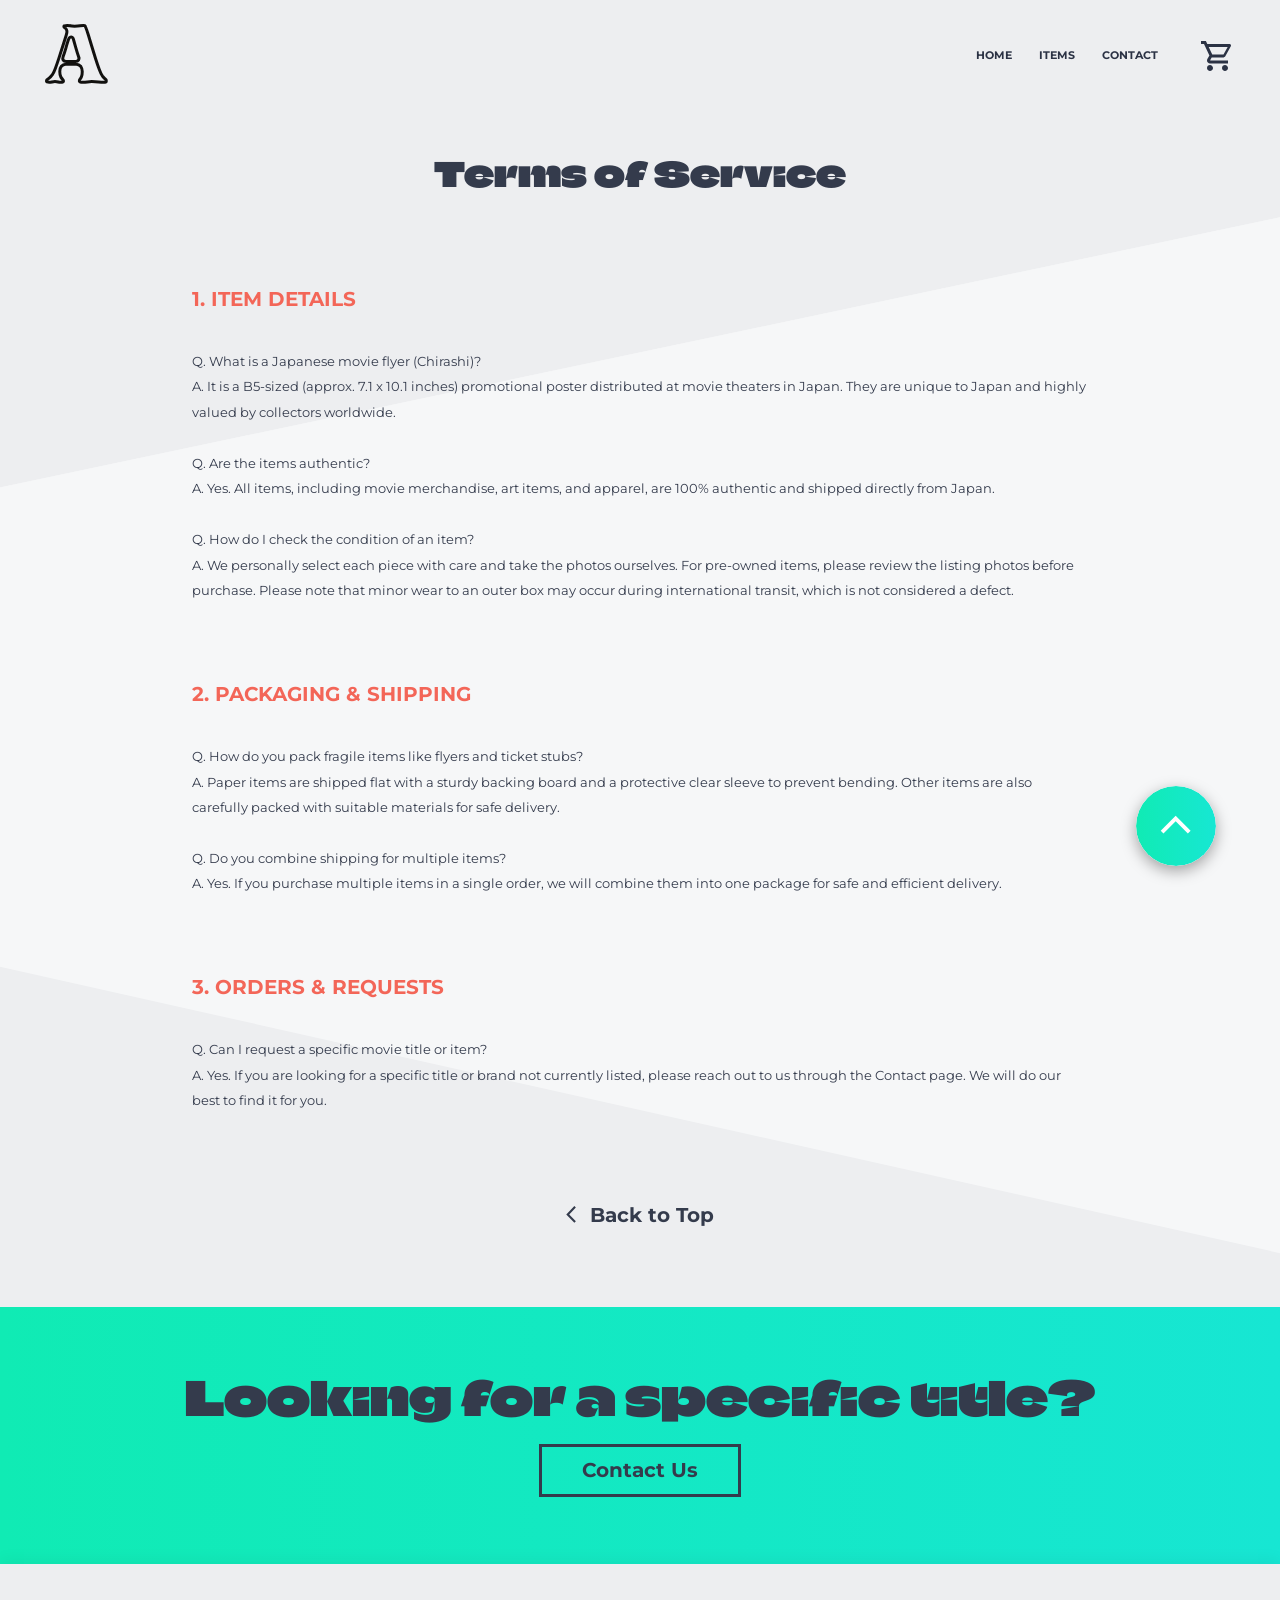
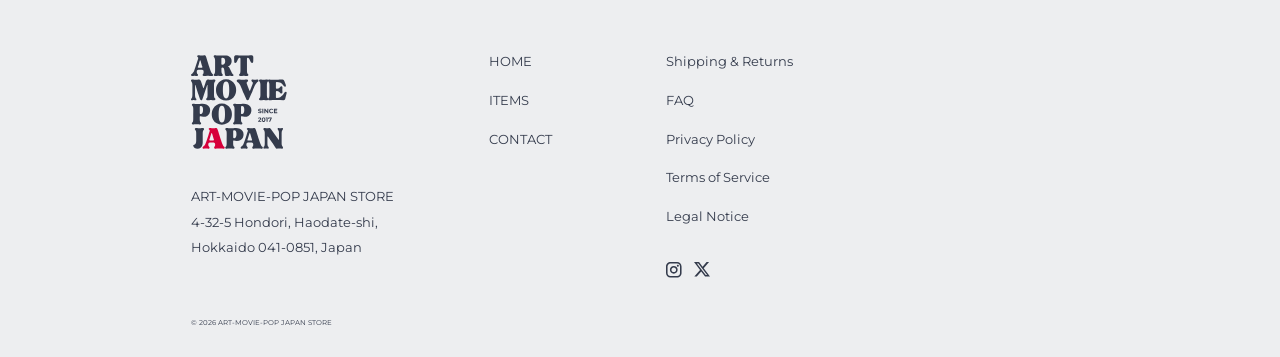
<file: terms.html>
<!DOCTYPE html>
<html lang="ja">

<head>
    <meta charset="UTF-8">
    <meta name="viewport" content="width=device-width, initial-scale=1.0">
    <meta name="description"
        content="Discover authentic movie flyers, ticket stubs, and pop culture treasures from Japan. We ship unique collectibles for all kinds of films worldwide!">
    <meta name="keywords" content="">
    <meta name="robots" content="noindex, nofollow">
    <meta name="twitter:card" content="summary">
    <meta name="twitter:site" content="@username">
    <meta name="twitter:description"
        content="Discover authentic movie flyers, ticket stubs, and pop culture treasures from Japan. We ship unique collectibles for all kinds of films worldwide!">
    <meta name="twitter:title" content="ART-MOVIE-POP JAPAN STORE">
    <meta name="twitter:image" content="絶対パス">

    <!-- twitter以外のサービスとの連携 -->
    <!-- ↓ このページのタイトルを記入 -->
    <!-- <meta property="og:title" content="ART-MOVIE-POP JAPAN STORE"> -->
    <!-- ↓ 通常のサイトはcontent="website" -->
    <!-- <meta property="og:type" content="website"> -->
    <!-- ↓ ページのurlを記入 -->
    <!-- <meta property="og:url" content="絶対パス"> -->
    <!-- ↓ ページの概要説明を記入 -->
    <!-- <meta property="og:description" content=""> -->
    <!-- ↓ サイト名 -->
    <!-- <meta property="og:site_name" content=""> -->
    <!-- ↓ ページリンクを貼り付けた際の画像 -->
    <!-- <meta property="og:image" content="絶対パス"> -->

    <link rel="icon" href="images/favicon.ico">
    <link rel="apple-touch-icon" sizes="180x180" href="images/apple-touch-icon.png">
    <link rel="icon" sizes="192x192" href="images/apple-touch-icon.png">
    <title>Terms of Service | ART-MOVIE-POP JAPAN STORE</title>
    <link rel="preconnect" href="https://fonts.googleapis.com">
    <link rel="preconnect" href="https://fonts.gstatic.com" crossorigin>
    <link
        href="https://fonts.googleapis.com/css2?family=Climate+Crisis:YEAR@1979&family=Montserrat:ital,wght@0,100..900;1,100..900&display=swap"
        rel="stylesheet">
    <link rel="stylesheet" href="css/style.css">
</head>

<body id="policy">
    <div class="wrapper">
        <header class="header">
            <h1 class="header__logo"><a href="index.html" class="header__link"><svg viewBox="0 0 42 40" fill="none"
                        xmlns="http://www.w3.org/2000/svg">
                        <path
                            d="M25.5977 1C26.0607 1 26.3914 1.06396 26.6201 1.15332C26.6343 1.16479 26.6858 1.2086 26.7666 1.32227C26.8901 1.49615 27.038 1.7701 27.2002 2.17188L27.2021 2.17871L27.2051 2.18555C27.6455 3.23202 28.2218 4.89801 28.9346 7.20898V7.20996C29.6484 9.52327 30.4263 12.0862 31.2686 14.8975C32.1139 17.7148 32.9714 20.4931 33.8418 23.2324C34.7151 25.9789 35.5384 28.3785 36.3125 30.4316L36.3135 30.4326C37.0768 32.4553 37.7576 33.9371 38.3662 34.7432L38.3818 34.7627C39.2544 35.8607 40.0177 36.6893 40.6523 37.1426H40.6533C40.8362 37.273 41 37.5002 41 38.0469C41 38.6101 40.8345 38.6902 40.7803 38.7178H40.7793C40.4621 38.8793 39.9485 39 39.165 39C38.2435 39 37.1204 38.9255 35.79 38.7715C34.3925 38.6096 32.8853 38.5303 31.2705 38.5303C30.4416 38.5303 29.4578 38.6135 28.3301 38.7744C27.2751 38.9251 26.2623 39 25.292 39C24.4609 39 23.8178 38.8808 23.332 38.6826H23.3301C23.1822 38.6225 23.122 38.5564 23.0879 38.501C23.0482 38.4363 22.9961 38.3039 22.9961 38.0469C22.9961 37.3664 23.147 37.1296 23.207 37.0684C23.6407 36.6264 24.0154 36.0419 24.3486 35.3604L24.3496 35.3613C24.7651 34.5135 24.9121 33.2424 24.9121 31.7178C24.9121 30.4545 24.6333 29.3281 23.9736 28.4414L23.8369 28.2676C23.0892 27.3667 22.0946 26.8907 20.9238 26.8906H13.873C12.701 26.8906 11.7041 27.3669 10.9551 28.2686C10.1984 29.1799 9.88283 30.3713 9.88281 31.7178C9.88281 33.2708 10.085 34.5958 10.6406 35.5156C11.08 36.2428 11.5478 36.8543 12.0557 37.3076H12.0566C12.2208 37.4538 12.335 37.6612 12.335 38.0469C12.3349 38.2837 12.2892 38.4167 12.249 38.4893C12.2222 38.5377 12.1835 38.586 12.1152 38.6328L12.0371 38.6787C11.633 38.8843 11.154 39 10.5771 39C9.75137 39 9.19433 38.9235 8.85254 38.8135C8.23058 38.6125 7.48978 38.5303 6.66699 38.5303C5.94726 38.5303 5.29019 38.5928 4.7207 38.7432L4.48242 38.8135C4.14188 38.9234 3.58555 39 2.75977 39C2.25316 39 1.82165 38.9111 1.4502 38.751L1.29492 38.6787C1.17716 38.6183 1.12137 38.5544 1.08594 38.4902C1.0458 38.4176 1.00003 38.2843 1 38.0469C1 37.738 1.06516 37.5784 1.13574 37.4873L1.20605 37.416L1.20703 37.415C1.58323 37.108 2.10077 36.6947 2.7627 36.1758C3.53589 35.5702 4.34208 34.6492 5.18262 33.4707L5.18848 33.4609L5.19531 33.4521C5.66541 32.7611 6.19107 31.6168 6.77637 30.0869L7.03125 29.4072C7.7264 27.5181 8.48405 25.3188 9.30371 22.8105C10.1227 20.3078 10.9532 17.7264 11.7969 15.0684C12.6406 12.4123 13.4191 9.96402 14.1338 7.72461C14.5149 6.60587 14.7488 5.58162 14.6504 4.78027L14.626 4.62207L14.5674 4.3584C14.435 3.83995 14.2015 3.36637 13.8369 2.98242L13.6436 2.79785C13.3083 2.5081 12.9975 2.24406 12.7119 2.00586L12.71 2.00391L12.6914 1.9668C12.6729 1.91723 12.6494 1.81618 12.6494 1.6416C12.6494 1.41917 12.6979 1.34158 12.708 1.32715C12.7108 1.3231 12.7265 1.29681 12.7949 1.2666L12.8828 1.23535C13.4131 1.08332 14.0461 1.00002 14.792 1C15.7276 1 16.3511 1.07709 16.7207 1.18945V1.19043C17.3913 1.39631 18.4495 1.46971 19.7734 1.46973C21.277 1.46973 22.4998 1.39131 23.4092 1.2168L23.4082 1.21582C24.1701 1.07058 24.8996 1 25.5977 1ZM17.3975 8.60938C16.7814 8.60938 16.4113 9.05412 16.2666 9.25098C16.0802 9.5046 15.9216 9.82678 15.7822 10.168L15.7734 10.1914L15.7646 10.2158C15.3741 11.3299 14.9565 12.6463 14.5117 14.1631L14.0576 15.7471C13.4507 17.9122 12.7946 19.9721 12.0889 21.9248L12.0859 21.9336L12.083 21.9414C11.8532 22.6147 11.7197 23.4516 12.167 24.1514C12.6383 24.8883 13.4775 25.0625 14.1787 25.0625H20.3877C21.0887 25.0625 21.9264 24.8879 22.3975 24.1514C22.8438 23.4534 22.7128 22.6192 22.4844 21.9463H22.4854C21.8261 19.9847 21.191 17.9297 20.5811 15.7822C19.9683 13.6217 19.4588 11.8129 19.0518 10.3555L19.0479 10.3447L19.0449 10.335L18.9531 10.0557C18.8552 9.78062 18.7369 9.51991 18.5879 9.30078C18.4137 9.04468 18.0658 8.66114 17.5107 8.61426L17.3975 8.60938Z"
                            stroke="#343B4C" stroke-width="2" />
                    </svg>
                </a></h1>
            <div class="header__box">
                <div class="btn">
                    <!-- カートボタン -->
                    <div class="cart">
                        <a href="#" class="cart__link"><svg viewBox="0 0 21 21" fill="none"
                                xmlns="http://www.w3.org/2000/svg">
                                <path
                                    d="M16.8 16.8C17.357 16.8 17.8911 17.0212 18.2849 17.4151C18.6787 17.8089 18.9 18.343 18.9 18.9C18.9 19.457 18.6787 19.9911 18.2849 20.3849C17.8911 20.7787 17.357 21 16.8 21C16.243 21 15.7089 20.7787 15.3151 20.3849C14.9212 19.9911 14.7 19.457 14.7 18.9C14.7 17.7345 15.6345 16.8 16.8 16.8ZM0 0H3.4335L4.4205 2.1H19.95C20.2285 2.1 20.4955 2.21062 20.6925 2.40754C20.8894 2.60445 21 2.87152 21 3.15C21 3.3285 20.9475 3.507 20.874 3.675L17.115 10.4685C16.758 11.109 16.065 11.55 15.2775 11.55H7.455L6.51 13.2615L6.4785 13.3875C6.4785 13.4571 6.50616 13.5239 6.55538 13.5731C6.60461 13.6223 6.67138 13.65 6.741 13.65H18.9V15.75H6.3C5.74304 15.75 5.2089 15.5287 4.81508 15.1349C4.42125 14.7411 4.2 14.207 4.2 13.65C4.2 13.2825 4.2945 12.936 4.452 12.642L5.88 10.0695L2.1 2.1H0V0ZM6.3 16.8C6.85695 16.8 7.3911 17.0212 7.78492 17.4151C8.17875 17.8089 8.4 18.343 8.4 18.9C8.4 19.457 8.17875 19.9911 7.78492 20.3849C7.3911 20.7787 6.85695 21 6.3 21C5.74304 21 5.2089 20.7787 4.81508 20.3849C4.42125 19.9911 4.2 19.457 4.2 18.9C4.2 17.7345 5.1345 16.8 6.3 16.8ZM15.75 9.45L18.669 4.2H5.397L7.875 9.45H15.75Z"
                                    fill="#343B4C" />
                            </svg>
                        </a>
                    </div>
                    <!-- バーガーボタン -->
                    <div id="btn__burger" class="btn__burger">
                        <span id="btn__top" class="btn__top"></span>
                        <span id="btn__middle" class="btn__middle"></span>
                        <span id="btn__bottom" class="btn__bottom"></span>
                    </div>
                </div>
                <!-- ナビゲーション -->
                <nav id="gnav" class="gnav">
                    <div class="box__text">
                        <div class="box__weight">
                            <ul class="gnav__nav">
                                <li class="gnav__list"><a href="index.html" class="gnav__link">HOME</a></li>
                                <li class="gnav__list"><a href="items.html" class="gnav__link">ITEMS</a></li>
                                <li class="gnav__list"><a href="contact.html" class="gnav__link">CONTACT</a></li>
                            </ul>
                        </div>
                        <div class="box__thin">
                            <ul class="gnav__nav">
                                <li class="gnav__list"><a href="shipping.html" class="gnav__link">Shipping &amp;
                                        Returns</a>
                                </li>
                                <li class="gnav__list"><a href="faq.html" class="gnav__link">FAQ</a></li>
                            </ul>
                        </div>
                    </div>
                    <div class="box__sns">
                        <p class="gnav__insta"><a href="https://www.instagram.com/art_movie_pop_japan_store/"
                                target="_blank" class="gnav__link"><svg viewBox="0 0 24 24" fill="none"
                                    xmlns="http://www.w3.org/2000/svg">
                                    <path
                                        d="M6.76667 0H16.5667C20.3 0 23.3333 3.03333 23.3333 6.76667V16.5667C23.3333 18.3613 22.6204 20.0824 21.3514 21.3514C20.0824 22.6204 18.3613 23.3333 16.5667 23.3333H6.76667C3.03333 23.3333 0 20.3 0 16.5667V6.76667C0 4.97203 0.712915 3.25091 1.98191 1.98191C3.25091 0.712915 4.97203 0 6.76667 0ZM6.53333 2.33333C5.41942 2.33333 4.35114 2.77583 3.56348 3.56348C2.77583 4.35114 2.33333 5.41942 2.33333 6.53333V16.8C2.33333 19.1217 4.21167 21 6.53333 21H16.8C17.9139 21 18.9822 20.5575 19.7698 19.7698C20.5575 18.9822 21 17.9139 21 16.8V6.53333C21 4.21167 19.1217 2.33333 16.8 2.33333H6.53333ZM17.7917 4.08333C18.1784 4.08333 18.5494 4.23698 18.8229 4.51047C19.0964 4.78396 19.25 5.15489 19.25 5.54167C19.25 5.92844 19.0964 6.29937 18.8229 6.57286C18.5494 6.84635 18.1784 7 17.7917 7C17.4049 7 17.034 6.84635 16.7605 6.57286C16.487 6.29937 16.3333 5.92844 16.3333 5.54167C16.3333 5.15489 16.487 4.78396 16.7605 4.51047C17.034 4.23698 17.4049 4.08333 17.7917 4.08333ZM11.6667 5.83333C13.2138 5.83333 14.6975 6.44791 15.7915 7.54188C16.8854 8.63584 17.5 10.1196 17.5 11.6667C17.5 13.2138 16.8854 14.6975 15.7915 15.7915C14.6975 16.8854 13.2138 17.5 11.6667 17.5C10.1196 17.5 8.63584 16.8854 7.54188 15.7915C6.44791 14.6975 5.83333 13.2138 5.83333 11.6667C5.83333 10.1196 6.44791 8.63584 7.54188 7.54188C8.63584 6.44791 10.1196 5.83333 11.6667 5.83333ZM11.6667 8.16667C10.7384 8.16667 9.84817 8.53541 9.19179 9.19179C8.53541 9.84817 8.16667 10.7384 8.16667 11.6667C8.16667 12.5949 8.53541 13.4852 9.19179 14.1415C9.84817 14.7979 10.7384 15.1667 11.6667 15.1667C12.5949 15.1667 13.4852 14.7979 14.1415 14.1415C14.7979 13.4852 15.1667 12.5949 15.1667 11.6667C15.1667 10.7384 14.7979 9.84817 14.1415 9.19179C13.4852 8.53541 12.5949 8.16667 11.6667 8.16667Z"
                                        fill="#343B4C" />
                                </svg>
                            </a></p>
                        <p class="gnav__x"><a href="#" target="_blank" class="gnav__link"><svg viewBox="0 0 24 22"
                                    fill="none" xmlns="http://www.w3.org/2000/svg">
                                    <path
                                        d="M18.9 0H22.5806L14.5406 9.21257L24 21.7509H16.5943L10.7897 14.148L4.15543 21.7509H0.471429L9.07029 11.8937L0 0.00171426H7.59429L12.8331 6.94971L18.9 0ZM17.6057 19.5429H19.6457L6.48 2.09314H4.29257L17.6057 19.5429Z"
                                        fill="#343B4C" />
                                </svg>
                            </a></p>
                    </div>
                </nav>
            </div>
        </header>

        <!-- To Top ボタン -->
        <div class="totop">
            <a href="#" class="totop__link">
                <svg viewBox="0 0 64 64" fill="none" xmlns="http://www.w3.org/2000/svg">
                    <circle cx="32" cy="32" r="32" fill="url(#paint0_linear_434_496)" />
                    <path fill-rule="evenodd" clip-rule="evenodd"
                        d="M31.7365 23.875L43.6839 35.8193L41.4922 38.0141L31.7365 28.2584L21.9839 38.0141L19.7891 35.8193L31.7365 23.875Z"
                        fill="white" />
                    <defs>
                        <linearGradient id="paint0_linear_434_496" x1="0" y1="32" x2="64" y2="32"
                            gradientUnits="userSpaceOnUse">
                            <stop stop-color="#10EBB4" />
                            <stop offset="1" stop-color="#17E7D3" />
                        </linearGradient>
                    </defs>
                </svg>
            </a>
        </div>

        <main class="main">
            <h2 class="ttl">Terms<br class="br-sp"> of Service</h2>
            <section class="item">
                <h3 class="item__ttl">1. ITEM DETAILS</h3>
                <dl class="item__box">
                    <dt class="item__question">Q. What is a Japanese movie flyer (Chirashi)?</dt>
                    <dd class="item__answer">A. It is a B5-sized (approx. 7.1 x 10.1 inches) promotional poster
                        distributed at movie theaters in Japan. They are unique to Japan and highly valued by collectors
                        worldwide.</dd>
                </dl>
                <dl class="item__box">
                    <dt class="item__question">Q. Are the items authentic?</dt>
                    <dd class="item__answer">A. Yes. All items, including movie merchandise, art items, and apparel, are
                        100% authentic and shipped directly from Japan.</dd>
                </dl>
                <dl class="item__box">
                    <dt class="item__question">Q. How do I check the condition of an item?</dt>
                    <dd class="item__answer">A. We personally select each piece with care and take the photos ourselves.
                        For pre-owned items, please review the listing photos before purchase. Please note that minor
                        wear to an outer box may occur during international transit, which is not considered a defect.
                    </dd>
                </dl>
            </section>

            <section class="packaging">
                <h3 class="packaging__ttl">2. PACKAGING & SHIPPING</h3>
                <dl class="packaging__box">
                    <dt class="packaging__question">Q. How do you pack fragile items like flyers and ticket stubs?</dt>
                    <dd class="packaging__answer">A. Paper items are shipped flat with a sturdy backing board and a
                        protective clear sleeve to prevent bending. Other items are also carefully packed with suitable
                        materials for safe delivery.</dd>
                </dl>
                <dl class="packaging__box">
                    <dt class="packaging__question">Q. Do you combine shipping for multiple items?</dt>
                    <dd class="packaging__answer">A. Yes. If you purchase multiple items in a single order, we will
                        combine them into one package for safe and efficient delivery.</dd>
                </dl>
            </section>

            <section class="orders">
                <h3 class="orders__ttl">3. ORDERS & REQUESTS</h3>
                <dl class="orders__box">
                    <dt class="orders__question">Q. Can I request a specific movie title or item?</dt>
                    <dd class="orders__answer">A. Yes. If you are looking for a specific title or brand not currently
                        listed, please reach out to us through the Contact page. We will do our best to find it for you.
                    </dd>
                </dl>
            </section>


            <a href="index.html" class="underlink">Back to Top<svg viewBox="0 0 8 14" fill="none"
                    xmlns="http://www.w3.org/2000/svg">
                    <path fill-rule="evenodd" clip-rule="evenodd"
                        d="M0 7L6.75817 0L8 1.28412L2.48016 7L8 12.7141L6.75817 14L0 7Z" fill="#343B4C" />
                </svg>
            </a>


            <!-- コンタクト -->
            <section class="contact">
                <p class="contact__txt">Looking for a<br class="br-sp"> specific title?</p>
                <div class="contact__btn">
                    <a href="contact.html" class="contact__link">Contact Us</a>
                </div>
            </section>
        </main>

        <!-- フッター -->
        <footer class="footer">
            <div class="footer__wrapper">
                <h1 class="footer__logo">
                    <svg viewBox="0 0 109 106" fill="none" xmlns="http://www.w3.org/2000/svg">
                        <path
                            d="M0.0390625 22.3234C0.0390625 21.9562 0.153655 21.6811 0.382839 21.4981C0.612023 21.3146 0.925223 21.07 1.32271 20.7643C1.71993 20.4588 2.16287 19.9698 2.65154 19.2977C2.927 18.9005 3.27078 18.1518 3.68287 17.0522C4.09551 15.952 4.54617 14.6683 5.03483 13.2012C5.52405 11.7344 6.02045 10.2218 6.52453 8.66379C7.02919 7.10527 7.49525 5.66871 7.92275 4.3545C8.16741 3.65235 8.25912 3.14081 8.19824 2.81963C8.1371 2.49871 8.00705 2.2541 7.80819 2.0858C7.60986 1.91776 7.42639 1.76488 7.25836 1.62743C7.09007 1.49025 7.00603 1.26878 7.00603 0.963012C7.00603 0.535497 7.19696 0.2683 7.57897 0.16087C7.96077 0.0537153 8.39658 0 8.8858 0C9.46593 0 9.90887 0.046002 10.2146 0.137731C10.5201 0.229735 11.0702 0.275461 11.8652 0.275461C12.7511 0.275461 13.4381 0.229735 13.9267 0.137731C14.4159 0.046002 14.8898 0 15.3481 0C15.6845 0 15.9674 0.046002 16.1965 0.137731C16.4257 0.229735 16.6472 0.535222 16.8609 1.05447C17.1364 1.69657 17.4879 2.69732 17.9154 4.057C18.3429 5.41668 18.8084 6.9218 19.3126 8.57235C19.8172 10.2224 20.329 11.8493 20.8485 13.4535C21.3686 15.0578 21.8578 16.4561 22.3162 17.6483C22.7746 18.8399 23.1564 19.6344 23.4621 20.0316C23.9814 20.6728 24.3937 21.1009 24.6995 21.3152C25.005 21.529 25.1579 21.8651 25.1579 22.3234C25.1579 22.7818 25.005 23.0875 24.6995 23.2402C24.3937 23.3927 23.9814 23.4693 23.4621 23.4693C22.8809 23.4693 22.1853 23.4233 21.3752 23.3316C20.5656 23.2396 19.6875 23.1939 18.7407 23.1939C18.2824 23.1939 17.7242 23.2396 17.067 23.3316C16.4103 23.4233 15.7762 23.4693 15.1652 23.4693C14.6149 23.4693 14.1487 23.3927 13.7669 23.2402C13.3849 23.0875 13.194 22.7818 13.194 22.3234C13.194 21.8651 13.2932 21.5367 13.4915 21.3383C13.6904 21.1395 13.8816 20.8566 14.0645 20.49C14.2479 20.1227 14.3399 19.4961 14.3399 18.6102C14.3399 17.9072 14.1716 17.3574 13.8353 16.9607C13.4995 16.5635 13.072 16.3646 12.5527 16.3646H8.33597C7.81591 16.3646 7.38757 16.5635 7.0512 16.9607C6.71541 17.3574 6.54764 17.9072 6.54764 18.6102C6.54764 19.4961 6.66997 20.1379 6.91458 20.5351C7.15919 20.9326 7.40328 21.2381 7.6473 21.4518C7.89191 21.6656 8.01425 21.9562 8.01425 22.3234C8.01425 22.7509 7.8459 23.049 7.50958 23.217C7.17379 23.385 6.79231 23.4693 6.36475 23.4693C5.84523 23.4693 5.44031 23.4233 5.14943 23.3316C4.85909 23.2396 4.48501 23.1939 4.02664 23.1939C3.56828 23.1939 3.19392 23.2396 2.90387 23.3316C2.61353 23.4233 2.20887 23.4693 1.68963 23.4693C1.26129 23.4693 0.878945 23.385 0.542606 23.217C0.206818 23.049 0.0390625 22.7509 0.0390625 22.3234ZM7.8313 13.0635C7.58669 13.7665 7.81591 14.118 8.51886 14.118H12.2321C12.9343 14.118 13.1634 13.7665 12.9197 13.0635C12.5222 11.903 12.1398 10.6887 11.7726 9.42079C11.406 8.15231 11.1008 7.09009 10.857 6.23425C10.7341 5.83705 10.5964 5.63815 10.4438 5.63815C10.3218 5.63815 10.1843 5.82161 10.0317 6.18797C9.72593 7.04381 9.38961 8.1137 9.02241 9.39768C8.65578 10.681 8.25885 11.903 7.8313 13.0635Z"
                            fill="#343B4C" />
                        <path
                            d="M25.7969 1.19109C25.7969 0.702703 25.9418 0.382065 26.2321 0.229184C26.5222 0.0765785 26.8814 0 27.3097 0C27.7981 0 28.3325 0.046002 28.9129 0.137731C29.4938 0.228909 30.0594 0.27436 30.6097 0.27436C31.5873 0.27436 32.5878 0.236346 33.6112 0.159768C34.635 0.0834651 35.7432 0.0451759 36.9354 0.0451759C38.0968 0.0451759 39.2273 0.121754 40.3269 0.27436C41.4271 0.427241 42.4127 0.725566 43.2832 1.16906C44.1542 1.612 44.8495 2.26925 45.3689 3.14026C45.8882 4.01072 46.148 5.16408 46.148 6.60008C46.148 8.09804 45.7505 9.32797 44.9558 10.2901C44.1616 11.2526 43.1383 11.9936 41.886 12.5137C42.2524 12.5137 42.6268 12.7583 43.0088 13.2475C43.3906 13.7362 43.7727 14.3623 44.1547 15.1261C44.5365 15.8903 44.9109 16.6924 45.2775 17.5326C45.6439 18.373 45.9954 19.1446 46.332 19.8476C46.6066 20.3971 46.889 20.7941 47.1793 21.0387C47.4702 21.2833 47.7225 21.4821 47.9363 21.6347C48.15 21.7876 48.2569 22.0474 48.2569 22.4138C48.2569 22.8421 48.15 23.1327 47.9363 23.2853C47.7225 23.4379 47.4473 23.5145 47.111 23.5145C46.7135 23.5145 46.2552 23.4685 45.7359 23.3768C45.2164 23.2847 44.6511 23.2391 44.0402 23.2391C43.7344 23.2391 43.1689 23.2847 42.3433 23.3768C41.5183 23.4685 40.8002 23.5145 40.1892 23.5145C39.5479 23.5145 39.0895 23.1862 38.8141 22.5294C38.5392 21.8722 38.3483 21.0546 38.2411 20.0767C38.1345 19.0983 38.0122 18.1127 37.8742 17.1194C37.7367 16.1263 37.5153 15.3013 37.2098 14.6447C36.904 13.9879 36.4002 13.6596 35.6981 13.6596C34.9339 13.6596 34.5522 14.0417 34.5522 14.8055V17.3265C34.5522 18.3961 34.6284 19.206 34.7813 19.7561C34.9339 20.3056 35.1174 20.7103 35.3312 20.9703C35.5449 21.2298 35.7281 21.4436 35.881 21.6116C36.0336 21.7799 36.1102 22.0322 36.1102 22.3686C36.1102 22.8269 35.9341 23.1327 35.5824 23.2853C35.2311 23.4379 34.7959 23.5145 34.2767 23.5145C33.7571 23.5145 33.1919 23.4685 32.581 23.3768C31.9697 23.2847 31.4499 23.2391 31.0218 23.2391C30.5635 23.2391 30.0208 23.2847 29.3944 23.3768C28.7686 23.4685 28.1805 23.5145 27.6304 23.5145C27.1108 23.5145 26.6753 23.4379 26.3235 23.2853C25.9724 23.1327 25.7969 22.8269 25.7969 22.3686C25.7969 22.0322 25.8732 21.7799 26.026 21.6116C26.1787 21.4436 26.3621 21.2298 26.5759 20.9703C26.7896 20.7103 26.9728 20.3056 27.1257 19.7561C27.2783 19.206 27.3549 18.3961 27.3549 17.3265V6.23314C27.3549 5.1638 27.2783 4.35422 27.1257 3.80468C26.9728 3.25458 26.7896 2.84993 26.5759 2.59044C26.3621 2.33041 26.1787 2.11637 26.026 1.94806C25.8732 1.78003 25.7969 1.52771 25.7969 1.19109ZM34.5059 9.6709C34.5059 10.0384 34.6204 10.2984 34.8497 10.451C35.0788 10.6039 35.346 10.6802 35.6518 10.6802C36.5994 10.6802 37.3632 10.321 37.9436 9.60257C38.5237 8.88418 38.8141 7.91399 38.8141 6.69152C38.8141 4.09419 37.7599 2.79539 35.6518 2.79539C35.346 2.79539 35.0788 2.87967 34.8497 3.04771C34.6204 3.21601 34.5059 3.48349 34.5059 3.84985V9.6709Z"
                            fill="#343B4C" />
                        <path
                            d="M50.2022 8.61757C49.561 8.61757 49.1943 8.23576 49.1026 7.47163C49.0106 6.70776 48.9648 5.73017 48.9648 4.53851V2.10893C48.9648 1.55884 49.1251 1.06989 49.4463 0.642376C49.7673 0.214309 50.2025 0 50.7521 0C51.9743 0 53.2577 0.046002 54.6017 0.137731C55.9467 0.229735 57.7348 0.275461 59.9657 0.275461C62.1653 0.275461 63.9302 0.229735 65.2588 0.137731C66.5884 0.046002 67.8641 0 69.0869 0C69.6369 0 70.0494 0.214309 70.3239 0.642376C70.5995 1.06989 70.7375 1.55884 70.7375 2.10893V3.98869C70.7375 4.78284 70.7296 5.53127 70.7142 6.23425C70.6989 6.93724 70.6069 7.51019 70.4387 7.95313C70.271 8.39607 69.9585 8.61757 69.4999 8.61757C68.9187 8.61757 68.422 8.31975 68.009 7.72396C67.597 7.12838 67.2225 6.44855 66.8862 5.68442C66.5508 4.92057 66.2071 4.24073 65.8548 3.64491C65.5036 3.04853 65.0684 2.75021 64.5495 2.75021C63.8773 2.75021 63.541 3.1017 63.541 3.80468V17.2814C63.541 18.351 63.6176 19.1608 63.7705 19.711C63.9228 20.2605 64.1063 20.6651 64.32 20.9252C64.5342 21.1846 64.7172 21.3984 64.87 21.5665C65.0224 21.7347 65.0991 21.9871 65.0991 22.3234C65.0991 22.7818 64.9229 23.0875 64.5712 23.2402C64.22 23.3927 63.7848 23.4693 63.2659 23.4693C62.6852 23.4693 62.0818 23.4233 61.4556 23.3316C60.8288 23.2396 60.2862 23.1939 59.8282 23.1939C59.3696 23.1939 58.827 23.2396 58.2003 23.3316C57.5746 23.4233 56.9865 23.4693 56.4364 23.4693C55.9171 23.4693 55.4813 23.3927 55.1295 23.2402C54.7784 23.0875 54.6028 22.7818 54.6028 22.3234C54.6028 21.9871 54.6795 21.7347 54.8323 21.5665C54.9846 21.3984 55.1681 21.1846 55.3818 20.9252C55.596 20.6651 55.779 20.2605 55.9319 19.711C56.0842 19.1608 56.1609 18.351 56.1609 17.2814V3.80468C56.1609 3.1017 55.825 2.75021 55.1528 2.75021C54.6636 2.75021 54.2357 3.04853 53.8692 3.64491C53.5027 4.24073 53.151 4.92057 52.8147 5.68442C52.4789 6.44855 52.1046 7.12838 51.6919 7.72396C51.2798 8.31975 50.7832 8.61757 50.2022 8.61757Z"
                            fill="#343B4C" />
                        <path
                            d="M0 28.5545C0 28.1264 0.160319 27.8512 0.481507 27.7292C0.80242 27.6066 1.20707 27.5452 1.69574 27.5452C2.27669 27.5452 2.91108 27.5912 3.59863 27.6829C4.28618 27.7749 4.92002 27.8206 5.50042 27.8206C6.14222 27.8206 6.73061 27.7675 7.26557 27.6609C7.80022 27.5537 8.31176 27.5 8.80045 27.5C9.31971 27.5 9.80095 27.6452 10.2439 27.9352C10.6874 28.2256 11.0772 28.814 11.4129 29.7004C11.4129 29.7004 11.6344 30.3802 12.0773 31.7399C12.5209 33.0996 13.0943 34.7882 13.7973 36.8051C14.0411 37.4772 14.2854 37.4772 14.53 36.8051C15.2639 34.7882 15.8445 33.0996 16.2721 31.7399C16.6996 30.3802 16.9134 29.7004 16.9134 29.7004C17.2497 28.814 17.6317 28.2256 18.0592 27.9352C18.4873 27.6452 18.9457 27.5 19.4344 27.5C19.8624 27.5 20.306 27.5537 20.7643 27.6609C21.2227 27.7675 21.6959 27.8206 22.1846 27.8206C22.7956 27.8206 23.4374 27.7749 24.1095 27.6829C24.7822 27.5912 25.4089 27.5452 25.9893 27.5452C26.5085 27.5452 26.9209 27.6066 27.2266 27.7292C27.5321 27.8512 27.685 28.1264 27.685 28.5545C27.685 28.9512 27.6084 29.2569 27.4558 29.4712C27.3029 29.6849 27.1198 29.9142 26.906 30.1588C26.6923 30.4028 26.5088 30.7921 26.3562 31.3267C26.2033 31.8617 26.127 32.6638 26.127 33.7331V44.8265C26.127 45.8961 26.2033 46.706 26.3562 47.2561C26.5088 47.8056 26.6923 48.2103 26.906 48.4703C27.1198 48.7298 27.3029 48.9436 27.4558 49.1116C27.6084 49.2799 27.685 49.5322 27.685 49.8686C27.685 50.3269 27.5093 50.6327 27.1583 50.7853C26.8071 50.9379 26.3716 51.0145 25.8515 51.0145C25.302 51.0145 24.7139 50.9685 24.0875 50.8768C23.4608 50.7847 22.9184 50.7391 22.4601 50.7391C22.0017 50.7391 21.459 50.7847 20.8326 50.8768C20.2059 50.9685 19.6178 51.0145 19.0686 51.0145C18.5485 51.0145 18.1127 50.9379 17.7617 50.7853C17.4106 50.6327 17.2351 50.3269 17.2351 49.8686C17.2351 49.5322 17.3114 49.2799 17.4642 49.1116C17.6169 48.9436 17.8004 48.7298 18.0141 48.4703C18.2279 48.2103 18.411 47.8056 18.5639 47.2561C18.7165 46.706 18.7931 45.8961 18.7931 44.8265C18.7931 44.2764 18.7931 43.5429 18.7931 42.6261C18.7931 41.7094 18.7854 40.7241 18.77 39.6699C18.7545 38.6151 18.7468 37.5684 18.7468 36.5296C18.7468 35.4912 18.7468 34.5898 18.7468 33.8257C18.7468 33.764 18.7008 33.7028 18.6091 33.6417C18.5179 33.5808 18.4419 33.6268 18.381 33.7794C18.1664 34.4516 17.8527 35.3914 17.44 36.5991C17.0279 37.8061 16.5773 39.1352 16.0881 40.5867C15.5994 42.0383 15.0956 43.5126 14.5763 45.0094C14.0568 46.5066 13.583 47.8817 13.1549 49.1347C12.9412 49.8069 12.7274 50.2884 12.5137 50.5793C12.2999 50.8693 11.9787 51.0145 11.5507 51.0145C11.2449 51.0145 10.9777 50.8462 10.7485 50.5098C10.5193 50.1735 10.2978 49.7151 10.0841 49.1347C9.62573 47.8817 9.15195 46.5143 8.66273 45.0326C8.17404 43.5503 7.6854 42.0761 7.19618 40.6098C6.70749 39.143 6.27227 37.8061 5.89047 36.5991C5.50841 35.3914 5.19521 34.4516 4.9506 33.7794C4.91975 33.6268 4.8506 33.5808 4.74345 33.6417C4.63684 33.7028 4.58368 33.764 4.58368 33.8257V44.8265C4.58368 45.8961 4.65998 46.7212 4.81287 47.3013C4.96547 47.8817 5.14893 48.3172 5.36269 48.6081C5.57645 48.8984 5.75963 49.143 5.91252 49.3419C6.06511 49.5402 6.14169 49.8074 6.14169 50.1429C6.14169 50.4796 6.04966 50.7087 5.86625 50.8305C5.68332 50.9531 5.45442 51.0145 5.17978 51.0145C4.84317 51.0145 4.46854 50.9685 4.0559 50.8768C3.64381 50.7847 3.28488 50.7391 2.97939 50.7391C2.67363 50.7391 2.33757 50.7847 1.9712 50.8768C1.60456 50.9685 1.25308 51.0145 0.916736 51.0145C0.672126 51.0145 0.457817 50.9531 0.27436 50.8305C0.0914535 50.7087 0 50.4796 0 50.1429C0 49.8074 0.076303 49.5402 0.229184 49.3419C0.38179 49.143 0.565247 48.8984 0.779006 48.6081C0.992764 48.3172 1.17594 47.8817 1.32883 47.3013C1.48143 46.7212 1.55801 45.8961 1.55801 44.8265V33.7331C1.55801 32.6638 1.48143 31.8617 1.32883 31.3267C1.17594 30.7921 0.992764 30.4028 0.779006 30.1588C0.565247 29.9142 0.38179 29.6849 0.229184 29.4712C0.076303 29.2569 0 28.9512 0 28.5545Z"
                            fill="#343B4C" />
                        <path
                            d="M39.8459 51.2563C37.7067 51.2563 35.7738 50.7445 34.0469 49.7215C32.3206 48.6976 30.9455 47.2842 29.9216 45.4816C28.8983 43.6784 28.3867 41.6003 28.3867 39.2473C28.3867 36.8946 28.8983 34.8168 29.9216 33.0141C30.9455 31.211 32.3206 29.7976 34.0469 28.7743C35.7738 27.7503 37.7067 27.2383 39.8459 27.2383C41.9849 27.2383 43.9175 27.7503 45.6439 28.7743C47.3707 29.7976 48.7381 31.211 49.746 33.0141C50.7545 34.8168 51.2588 36.8946 51.2588 39.2473C51.2588 41.6003 50.7545 43.6784 49.746 45.4816C48.7381 47.2842 47.3707 48.6976 45.6439 49.7215C43.9175 50.7445 41.9849 51.2563 39.8459 51.2563ZM36.179 39.2473C36.179 41.1116 36.2858 42.7696 36.4996 44.221C36.7134 45.6727 37.0874 46.8109 37.6224 47.6357C38.157 48.4607 38.8983 48.873 39.8459 48.873C40.7935 48.873 41.5268 48.4607 42.0463 47.6357C42.5656 46.8109 42.9245 45.6727 43.1228 44.221C43.3217 42.7696 43.4214 41.1116 43.4214 39.2473C43.4214 37.383 43.3217 35.7253 43.1228 34.2736C42.9245 32.8222 42.5656 31.6839 42.0463 30.8589C41.5268 30.0342 40.7935 29.6215 39.8459 29.6215C38.8983 29.6215 38.157 30.0342 37.6224 30.8589C37.0874 31.6839 36.7134 32.8222 36.4996 34.2736C36.2858 35.7253 36.179 37.383 36.179 39.2473Z"
                            fill="#343B4C" />
                        <path
                            d="M54.1259 31.2584C53.6981 30.8309 53.224 30.48 52.7048 30.205C52.1853 29.9296 51.9258 29.4863 51.9258 28.8751C51.9258 28.3558 52.1853 28.0043 52.7048 27.8206C53.224 27.6372 53.8509 27.5452 54.5845 27.5452C55.2874 27.5452 55.9977 27.5835 56.7154 27.6598C57.4341 27.7364 58.0683 27.7744 58.6183 27.7744C59.3207 27.7744 60.0537 27.7289 60.8174 27.6377C61.5817 27.546 62.2692 27.5 62.8801 27.5C63.4306 27.5 63.8887 27.5766 64.2552 27.7292C64.6228 27.8821 64.8063 28.1721 64.8063 28.5997C64.8063 29.028 64.646 29.3795 64.325 29.6541C64.0034 29.929 63.7057 30.2268 63.4301 30.5477C63.1551 30.8689 63.1096 31.3196 63.2937 31.8997C63.3852 32.2054 63.5528 32.6947 63.7972 33.3674C64.0415 34.0395 64.3165 34.773 64.6222 35.5677C64.9279 36.3619 65.2257 37.1332 65.516 37.8816C65.8069 38.6303 66.0592 39.2644 66.2729 39.7845C66.5474 40.4258 66.8229 40.4258 67.0985 39.7845C67.4036 39.0507 67.7702 38.1568 68.198 37.1026C68.6254 36.0487 69.0226 35.0328 69.3891 34.0549C69.7561 33.0765 70.001 32.3735 70.1226 31.9459C70.3062 31.3658 70.2681 30.9152 70.0084 30.594C69.7487 30.2731 69.451 29.9753 69.1146 29.7004C68.7782 29.4249 68.61 29.0734 68.61 28.6459C68.61 28.2179 68.7243 27.9272 68.9538 27.7744C69.1828 27.6217 69.4811 27.5452 69.8487 27.5452C70.276 27.5452 70.7335 27.5912 71.2222 27.6829C71.7114 27.7749 72.2006 27.8206 72.6899 27.8206C73.0564 27.8206 73.4689 27.7749 73.9275 27.6829C74.386 27.5912 74.8139 27.5452 75.2111 27.5452C75.6083 27.5452 75.9367 27.6217 76.1964 27.7744C76.4561 27.9272 76.5862 28.2327 76.5862 28.6911C76.5862 29.2415 76.326 29.7001 75.8061 30.0673C75.2867 30.4339 74.8133 30.8309 74.386 31.2584C73.9883 31.6559 73.5683 32.252 73.1251 33.0467C72.6825 33.8409 72.2541 34.6961 71.8415 35.6129C71.4295 36.5296 71.0551 37.4161 70.7187 38.2717C70.3823 39.1275 70.1073 39.8151 69.8936 40.3343C69.4663 41.4039 68.9924 42.527 68.472 43.7038C67.9526 44.88 67.4565 46.0105 66.9826 47.0952C66.5093 48.1803 66.1047 49.1199 65.7683 49.9138C65.4626 50.6476 64.9586 51.0145 64.2552 51.0145C63.5528 51.0145 63.0493 50.6476 62.7436 49.9138C62.4379 49.1199 62.0407 48.1803 61.5515 47.0952C61.0623 46.0105 60.5657 44.88 60.0616 43.7038C59.5576 42.527 59.0769 41.4039 58.6183 40.3343C58.4036 39.8151 58.1286 39.1275 57.7922 38.2717C57.4563 37.4161 57.0819 36.5296 56.6694 35.6129C56.2574 34.6961 55.8369 33.8409 55.4085 33.0467C54.9812 32.252 54.5538 31.6559 54.1259 31.2584Z"
                            fill="#343B4C" />
                        <path
                            d="M77.2617 49.8234C77.2617 49.4871 77.3379 49.2347 77.4907 49.0665C77.6436 48.8984 77.8271 48.6846 78.0408 48.4252C78.2544 48.1651 78.4374 47.7605 78.5903 47.211C78.7431 46.6608 78.8198 45.851 78.8198 44.7814V33.688C78.8198 32.6186 78.7431 31.809 78.5903 31.2595C78.4374 30.7094 78.2544 30.3047 78.0408 30.0453C77.8271 29.7852 77.6436 29.5712 77.4907 29.4029C77.3379 29.2349 77.2617 28.9825 77.2617 28.6459C77.2617 28.1876 77.4373 27.8821 77.7885 27.7292C78.1402 27.5766 78.5755 27.5 79.0954 27.5C79.6454 27.5 80.2335 27.546 80.8592 27.6377C81.4854 27.7297 82.028 27.7754 82.4866 27.7754C82.9451 27.7754 83.4872 27.7297 84.114 27.6377C84.7407 27.546 85.3288 27.5 85.8794 27.5C86.3988 27.5 86.8335 27.5766 87.1847 27.7292C87.5369 27.8821 87.7125 28.1876 87.7125 28.6459C87.7125 28.9825 87.6364 29.2349 87.4835 29.4029C87.3307 29.5712 87.1471 29.7852 86.9324 30.0453C86.7187 30.3047 86.5352 30.7094 86.3829 31.2595C86.23 31.809 86.1534 32.6186 86.1534 33.688V44.7814C86.1534 45.851 86.23 46.6608 86.3829 47.211C86.5352 47.7605 86.7187 48.1651 86.9324 48.4252C87.1471 48.6846 87.3307 48.8984 87.4835 49.0665C87.6364 49.2347 87.7125 49.4871 87.7125 49.8234C87.7125 50.2818 87.5369 50.5875 87.1847 50.7402C86.8335 50.8927 86.3988 50.9693 85.8794 50.9693C85.3288 50.9693 84.7407 50.9233 84.114 50.8316C83.4872 50.7396 82.9451 50.6939 82.4866 50.6939C82.028 50.6939 81.4854 50.7396 80.8592 50.8316C80.2335 50.9233 79.6454 50.9693 79.0954 50.9693C78.5755 50.9693 78.1402 50.8927 77.7885 50.7402C77.4373 50.5875 77.2617 50.2818 77.2617 49.8234Z"
                            fill="#343B4C" />
                        <path
                            d="M87.457 28.7099C87.457 28.2207 87.594 27.8997 87.869 27.7468C88.1446 27.5943 88.481 27.5177 88.8781 27.5177C89.3367 27.5177 89.8333 27.5637 90.368 27.6554C90.9027 27.7474 91.3993 27.7931 91.8579 27.7931C92.2239 27.7931 92.5756 27.7931 92.9109 27.7931C93.2473 27.7931 93.5683 27.7931 93.874 27.7931C95.86 27.7931 97.5715 27.74 99.0074 27.6333C100.444 27.5262 101.635 27.4876 102.583 27.5177C103.592 27.5485 104.332 27.6405 104.806 27.7931C105.279 27.946 105.7 28.4653 106.067 29.3512C106.525 30.4516 106.93 31.4678 107.281 32.3999C107.632 33.3321 107.8 34.0885 107.785 34.6686C107.77 35.249 107.427 35.5391 106.755 35.5391C106.357 35.5391 106.006 35.3714 105.7 35.0356C105.395 34.6992 105.051 34.2868 104.669 33.7982C104.287 33.309 103.813 32.8049 103.247 32.2854C102.683 31.7661 101.942 31.3155 101.025 30.9334C100.109 30.5516 98.9471 30.3147 97.5413 30.2227C97.2044 30.1918 96.9294 30.2839 96.7157 30.4982C96.502 30.7119 96.3952 30.9869 96.3952 31.3223V36.869C96.3952 37.6632 96.7771 38.0147 97.5413 37.9235C98.5795 37.7709 99.3506 37.5494 99.8552 37.2591C100.36 36.9682 100.726 36.6627 100.956 36.3424C101.185 36.0214 101.406 35.7463 101.62 35.5171C101.834 35.2879 102.156 35.1733 102.583 35.1733C103.225 35.1733 103.607 35.4102 103.729 35.884C103.851 36.3572 103.874 36.9148 103.798 37.5566C103.721 38.1979 103.683 38.7477 103.683 39.2061C103.683 39.6645 103.721 40.2071 103.798 40.8335C103.874 41.4602 103.851 42.018 103.729 42.5072C103.607 42.9959 103.225 43.2399 102.583 43.2399C102.156 43.2399 101.834 43.133 101.62 42.9193C101.406 42.7055 101.185 42.4383 100.956 42.1172C100.726 41.7962 100.36 41.4908 99.8552 41.2004C99.3506 40.9104 98.5795 40.704 97.5413 40.5812C96.7771 40.4903 96.3952 40.8418 96.3952 41.6356V47.3652C96.3952 47.7018 96.502 47.9767 96.7157 48.1905C96.9294 48.4043 97.2044 48.4963 97.5413 48.466C99.0381 48.3743 100.275 48.0688 101.253 47.5492C102.231 47.0292 103.034 46.4182 103.659 45.7158C104.286 45.0128 104.806 44.3253 105.219 43.6531C105.631 42.9804 106.021 42.4147 106.388 41.9563C106.754 41.4979 107.167 41.2687 107.625 41.2687C108.358 41.2687 108.687 41.6739 108.61 42.4841C108.534 43.2936 108.205 44.7373 107.625 46.8154C107.411 47.6404 107.228 48.3663 107.076 48.9927C106.923 49.6193 106.693 50.116 106.388 50.4823C106.082 50.8487 105.594 51.017 104.921 50.987C102.201 50.8641 99.8557 50.7876 97.8851 50.7567C95.9139 50.7264 94.195 50.7116 92.7284 50.7116C92.2699 50.7116 91.7273 50.7573 91.1005 50.8493C90.4743 50.941 89.8862 50.987 89.3367 50.987C88.8168 50.987 88.381 50.9104 88.0298 50.7578C87.6786 50.6052 87.503 50.2995 87.503 49.8411C87.503 49.5048 87.5797 49.2524 87.7326 49.0841C87.8849 48.9161 88.0684 48.7023 88.2821 48.4429C88.4958 48.1828 88.6714 47.7782 88.8089 47.2286C88.9464 46.6785 89.0151 45.8687 89.0151 44.799V33.7056C89.0151 32.6671 88.9384 31.8804 88.7856 31.3455C88.6327 30.8108 88.4497 30.4139 88.2361 30.1544C88.0224 29.8943 87.8389 29.6729 87.686 29.49C87.5332 29.3065 87.457 29.0465 87.457 28.7099Z"
                            fill="#343B4C" />
                        <path
                            d="M0.980469 77.3355C0.980469 76.9991 1.05677 76.7468 1.20965 76.5786C1.36226 76.4105 1.54572 76.1968 1.75948 75.9371C1.97323 75.6769 2.15642 75.2723 2.3093 74.7228C2.4619 74.1727 2.53848 73.363 2.53848 72.2936V66.7932C2.56933 65.5397 2.58476 64.3709 2.58476 63.2856C2.58476 62.2009 2.58476 61.5059 2.58476 61.1997C2.58476 60.1308 2.50818 59.3211 2.35557 58.7716C2.20269 58.2215 2.01951 57.8169 1.80575 57.5572C1.59199 57.297 1.40854 57.0834 1.25593 56.9147C1.10305 56.747 1.02675 56.4947 1.02675 56.1578C1.02675 55.6993 1.20221 55.3941 1.55343 55.2413C1.90437 55.0884 2.34015 55.0117 2.86022 55.0117C3.40949 55.0117 3.9976 55.0577 4.62427 55.1498C5.25068 55.2418 5.79333 55.2873 6.25169 55.2873H6.75636C7.82571 55.2873 8.88761 55.2418 9.94179 55.1498C10.9957 55.0577 12.0422 55.0117 13.0809 55.0117C14.7315 55.0117 16.2061 55.3179 17.5049 55.9288C18.8034 56.5402 19.8347 57.388 20.5988 58.4728C21.3627 59.558 21.7448 60.849 21.7448 62.3458C21.7448 63.5992 21.4696 64.7988 20.9195 65.9443C20.3691 67.0904 19.5212 68.0223 18.3753 68.7411C17.2294 69.4588 15.7551 69.8174 13.9525 69.8174C12.73 69.8174 11.7064 69.6344 10.8817 69.2679C10.2395 68.9928 9.91867 69.1615 9.91867 69.7724V72.2936C9.91867 73.363 9.99494 74.1727 10.1478 74.7228C10.3004 75.2723 10.4839 75.6769 10.6977 75.9371C10.9114 76.1968 11.0946 76.4105 11.2475 76.5786C11.4001 76.7468 11.4767 76.9991 11.4767 77.3355C11.4767 77.794 11.3009 78.0997 10.95 78.252C10.5988 78.4049 10.1633 78.4816 9.64318 78.4816C9.06278 78.4816 8.45927 78.4356 7.83285 78.3435C7.20617 78.2515 6.6638 78.206 6.20542 78.206C5.74706 78.206 5.2044 78.2515 4.578 78.3435C3.95215 78.4356 3.36404 78.4816 2.81394 78.4816C2.29442 78.4816 1.85892 78.4049 1.50715 78.252C1.15594 78.0997 0.980469 77.794 0.980469 77.3355ZM9.96495 65.6005C9.96495 66.2728 10.3467 66.6091 11.1108 66.6091C11.9967 66.6091 12.6457 66.1659 13.0578 65.28C13.4705 64.3936 13.677 63.3242 13.677 62.0713C13.677 60.6655 13.4936 59.5501 13.1272 58.725C12.7606 57.9005 12.0885 57.488 11.1108 57.488C10.8051 57.488 10.5379 57.5721 10.3087 57.7402C10.0795 57.9079 9.96495 58.175 9.96495 58.5426V65.6005Z"
                            fill="#343B4C" />
                        <path
                            d="M35.0295 78.7541C32.8903 78.7541 30.9574 78.2427 29.2305 77.2193C27.5042 76.1954 26.1291 74.7822 25.1052 72.9797C24.0819 71.1762 23.5703 69.0982 23.5703 66.7452C23.5703 64.3927 24.0819 62.3147 25.1052 60.5123C26.1291 58.7088 27.5042 57.2956 29.2305 56.2722C30.9574 55.2483 32.8903 54.7363 35.0295 54.7363C37.1685 54.7363 39.1011 55.2483 40.8275 56.2722C42.5543 57.2956 43.9217 58.7088 44.9296 60.5123C45.9381 62.3147 46.4425 64.3927 46.4425 66.7452C46.4425 69.0982 45.9381 71.1762 44.9296 72.9797C43.9217 74.7822 42.5543 76.1954 40.8275 77.2193C39.1011 78.2427 37.1685 78.7541 35.0295 78.7541ZM31.3626 66.7452C31.3626 68.6096 31.4694 70.2676 31.6832 71.7189C31.897 73.1707 32.2711 74.3088 32.806 75.1334C33.3407 75.9584 34.0819 76.371 35.0295 76.371C35.9771 76.371 36.7104 75.9584 37.2299 75.1334C37.7492 74.3088 38.1081 73.1707 38.3064 71.7189C38.5053 70.2676 38.605 68.6096 38.605 66.7452C38.605 64.8809 38.5053 63.2234 38.3064 61.7716C38.1081 60.3203 37.7492 59.1816 37.2299 58.3571C36.7104 57.532 35.9771 57.1195 35.0295 57.1195C34.0819 57.1195 33.3407 57.532 32.806 58.3571C32.2711 59.1816 31.897 60.3203 31.6832 61.7716C31.4694 63.2234 31.3626 64.8809 31.3626 66.7452Z"
                            fill="#343B4C" />
                        <path
                            d="M47.8203 77.3355C47.8203 76.9991 47.8966 76.7468 48.0495 76.5786C48.2021 76.4105 48.3855 76.1968 48.5993 75.9371C48.813 75.6769 48.9962 75.2723 49.1491 74.7228C49.3017 74.1727 49.3783 73.363 49.3783 72.2936V66.7932C49.4091 65.5397 49.4246 64.3709 49.4246 63.2856C49.4246 62.2009 49.4246 61.5059 49.4246 61.1997C49.4246 60.1308 49.348 59.3211 49.1954 58.7716C49.0425 58.2215 48.8593 57.8169 48.6456 57.5572C48.4318 57.297 48.2483 57.0834 48.0958 56.9147C47.9429 56.747 47.8666 56.4947 47.8666 56.1578C47.8666 55.6993 48.042 55.3941 48.3933 55.2413C48.7442 55.0884 49.18 55.0117 49.7 55.0117C50.2493 55.0117 50.8374 55.0577 51.4641 55.1498C52.0905 55.2418 52.6332 55.2873 53.0915 55.2873H53.5962C54.6656 55.2873 55.7276 55.2418 56.7817 55.1498C57.8357 55.0577 58.8819 55.0117 59.9206 55.0117C61.5713 55.0117 63.0458 55.3179 64.3447 55.9288C65.6431 56.5402 66.6745 57.388 67.4387 58.4728C68.2024 59.558 68.5848 60.849 68.5848 62.3458C68.5848 63.5992 68.3093 64.7988 67.7592 65.9443C67.2092 67.0904 66.3608 68.0223 65.2153 68.7411C64.0692 69.4588 62.5952 69.8174 60.7922 69.8174C59.5699 69.8174 58.546 69.6344 57.7215 69.2679C57.0794 68.9928 56.7584 69.1615 56.7584 69.7724V72.2936C56.7584 73.363 56.8345 74.1727 56.9874 74.7228C57.1402 75.2723 57.3238 75.6769 57.5374 75.9371C57.7511 76.1968 57.9346 76.4105 58.0875 76.5786C58.2398 76.7468 58.3165 76.9991 58.3165 77.3355C58.3165 77.794 58.1409 78.0997 57.7897 78.252C57.4385 78.4049 57.0033 78.4816 56.4828 78.4816C55.9026 78.4816 55.2992 78.4356 54.6725 78.3435C54.0463 78.2515 53.5036 78.206 53.0452 78.206C52.5869 78.206 52.0442 78.2515 51.4178 78.3435C50.792 78.4356 50.2038 78.4816 49.6537 78.4816C49.1342 78.4816 48.6987 78.4049 48.347 78.252C47.9957 78.0997 47.8203 77.794 47.8203 77.3355ZM56.8049 65.6005C56.8049 66.2728 57.1868 66.6091 57.9505 66.6091C58.8364 66.6091 59.4853 66.1659 59.8979 65.28C60.3104 64.3936 60.5166 63.3242 60.5166 62.0713C60.5166 60.6655 60.3337 59.5501 59.9671 58.725C59.6006 57.9005 58.9284 57.488 57.9505 57.488C57.6448 57.488 57.3777 57.5721 57.1487 57.7402C56.9192 57.9079 56.8049 58.175 56.8049 58.5426V65.6005Z"
                            fill="#343B4C" />
                        <path
                            d="M2.61954 102.899C2.55783 102.38 2.565 102.052 2.64158 101.914C2.71788 101.777 2.86305 101.716 3.0768 101.731C3.29111 101.746 3.52085 101.708 3.76546 101.616C4.37644 101.402 4.8348 101.028 5.14057 100.493C5.44605 99.9584 5.6521 99.3544 5.7587 98.6827C5.86587 98.0105 5.91955 97.3536 5.91955 96.7126C5.91955 96.0705 5.91955 95.5506 5.91955 95.1534V88.6899C5.91955 87.6205 5.84302 86.8108 5.69039 86.2613C5.53751 85.7112 5.35377 85.3066 5.13946 85.047C4.92571 84.7873 4.74225 84.5731 4.58964 84.4049C4.43676 84.2367 4.36046 83.9844 4.36046 83.6475C4.36046 83.1895 4.53593 82.8838 4.88714 82.731C5.23891 82.5786 5.67441 82.502 6.19393 82.502C6.74403 82.502 7.33241 82.548 7.95909 82.6395C8.58551 82.7315 9.12814 82.7775 9.58653 82.7775C10.0449 82.7775 10.587 82.7315 11.2129 82.6395C11.8393 82.548 12.443 82.502 13.0243 82.502C13.5435 82.502 13.9788 82.5786 14.33 82.731C14.6817 82.8838 14.8577 83.1895 14.8577 83.6475C14.8577 83.9844 14.7812 84.2367 14.6286 84.4049C14.4757 84.5731 14.292 84.7873 14.0776 85.047C13.8639 85.3066 13.6804 85.7112 13.5278 86.2613C13.3749 86.8108 13.2986 87.6205 13.2986 88.6899V98.8662C13.2986 100.058 13.1075 101.196 12.7257 102.281C12.3436 103.366 11.7169 104.252 10.8459 104.94C9.97547 105.628 8.79156 105.971 7.29465 105.971C6.10249 105.971 5.06343 105.681 4.17755 105.101C3.29166 104.52 2.77214 103.786 2.61954 102.899Z"
                            fill="#343B4C" />
                        <path
                            d="M13.1133 104.825C13.1133 104.458 13.2279 104.183 13.4571 104C13.6863 103.817 13.9994 103.572 14.3969 103.266C14.7941 102.961 15.2371 102.472 15.7258 101.799C16.0012 101.402 16.345 100.654 16.7571 99.5538C17.1697 98.4537 17.6204 97.1701 18.1091 95.703C18.5983 94.2364 19.0947 92.7237 19.5987 91.1656C20.1034 89.607 20.5695 88.1706 20.997 86.8563C21.2416 86.1544 21.3333 85.6425 21.2725 85.3214C21.2113 85.0004 21.0813 84.7561 20.8824 84.5879C20.6841 84.4197 20.5006 84.2668 20.3326 84.1293C20.1643 83.9924 20.0802 83.7708 20.0802 83.4651C20.0802 83.0372 20.2712 82.7701 20.6532 82.6627C21.035 82.5554 21.4708 82.502 21.96 82.502C22.5402 82.502 22.9831 82.548 23.2888 82.6395C23.5943 82.7315 24.1444 82.7775 24.9394 82.7775C25.8253 82.7775 26.5123 82.7315 27.001 82.6395C27.4902 82.548 27.964 82.502 28.4224 82.502C28.7587 82.502 29.0416 82.548 29.2708 82.6395C29.5 82.7315 29.7214 83.0372 29.9352 83.5566C30.2106 84.1986 30.5621 85.1993 30.9896 86.559C31.4172 87.9183 31.8827 89.4235 32.3868 91.0741C32.8915 92.7243 33.4033 94.3511 33.9228 95.9552C34.4428 97.5599 34.9321 98.9577 35.3904 100.15C35.8488 101.342 36.2306 102.136 36.5363 102.534C37.0556 103.175 37.468 103.603 37.7737 103.817C38.0792 104.031 38.2321 104.367 38.2321 104.825C38.2321 105.284 38.0792 105.589 37.7737 105.742C37.468 105.895 37.0556 105.971 36.5363 105.971C35.9551 105.971 35.2596 105.925 34.4495 105.833C33.6399 105.741 32.7617 105.696 31.8149 105.696C31.3566 105.696 30.7985 105.741 30.1413 105.833C29.4845 105.925 28.8504 105.971 28.2394 105.971C27.6891 105.971 27.223 105.895 26.8412 105.742C26.4591 105.589 26.2682 105.284 26.2682 104.825C26.2682 104.367 26.3674 104.039 26.5657 103.84C26.7646 103.642 26.9558 103.359 27.1387 102.992C27.3221 102.624 27.4142 101.998 27.4142 101.112C27.4142 100.409 27.2459 99.8595 26.9095 99.4628C26.5737 99.0656 26.1462 98.8662 25.6269 98.8662H21.4102C20.8901 98.8662 20.4618 99.0656 20.1255 99.4628C19.7897 99.8595 19.6219 100.409 19.6219 101.112C19.6219 101.998 19.7442 102.64 19.9888 103.037C20.2334 103.434 20.4775 103.74 20.7215 103.954C20.9661 104.167 21.0885 104.458 21.0885 104.825C21.0885 105.253 20.9202 105.551 20.5838 105.719C20.248 105.887 19.8665 105.971 19.439 105.971C18.9194 105.971 18.5145 105.925 18.2236 105.833C17.9333 105.741 17.5593 105.696 17.1009 105.696C16.6425 105.696 16.2681 105.741 15.9781 105.833C15.6877 105.925 15.2831 105.971 14.7639 105.971C14.3355 105.971 13.9532 105.887 13.6168 105.719C13.281 105.551 13.1133 105.253 13.1133 104.825ZM20.9056 95.5654C20.661 96.2683 20.8901 96.62 21.5931 96.62H25.3063C26.0085 96.62 26.2376 96.2683 25.9939 95.5654C25.5964 94.4051 25.214 93.1907 24.8468 91.9225C24.4802 90.6542 24.175 89.5922 23.9312 88.7359C23.8084 88.3387 23.6706 88.1399 23.518 88.1399C23.396 88.1399 23.2585 88.3234 23.106 88.6899C22.8002 89.5457 22.4638 90.6156 22.0966 91.8997C21.73 93.1828 21.3331 94.4051 20.9056 95.5654Z"
                            fill="#D7003A" />
                        <path
                            d="M38.9219 104.829C38.9219 104.493 38.9981 104.24 39.151 104.072C39.3036 103.904 39.4871 103.69 39.7009 103.431C39.9146 103.171 40.0978 102.766 40.2507 102.217C40.4033 101.666 40.4799 100.857 40.4799 99.7872V94.2868C40.5107 93.0339 40.5261 91.8645 40.5261 90.7798C40.5261 89.695 40.5261 88.9995 40.5261 88.6938C40.5261 87.6244 40.4496 86.8147 40.297 86.2652C40.1441 85.7151 39.9609 85.3105 39.7471 85.0509C39.5334 84.7912 39.3499 84.577 39.1973 84.4088C39.0444 84.2406 38.9682 83.9883 38.9682 83.6514C38.9682 83.1934 39.1436 82.8877 39.4948 82.7349C39.8457 82.5826 40.2815 82.5059 40.8016 82.5059C41.3509 82.5059 41.939 82.5519 42.5656 82.6434C43.1921 82.7354 43.7347 82.7814 44.1931 82.7814H44.6977C45.7671 82.7814 46.829 82.7354 47.8832 82.6434C48.9371 82.5519 49.9836 82.5059 51.0223 82.5059C52.6729 82.5059 54.1474 82.8116 55.4463 83.4224C56.7448 84.0338 57.7761 84.8821 58.5403 85.9669C59.304 87.0516 59.6859 88.3427 59.6859 89.8394C59.6859 91.0929 59.4109 92.2924 58.8608 93.4385C58.3103 94.584 57.4625 95.5165 56.3169 96.2347C55.1708 96.9524 53.6963 97.3115 51.8939 97.3115C50.6714 97.3115 49.6478 97.128 48.8231 96.7615C48.1809 96.487 47.8601 96.6552 47.8601 97.266V99.7872C47.8601 100.857 47.9363 101.666 48.0892 102.217C48.2418 102.766 48.4253 103.171 48.6391 103.431C48.8528 103.69 49.036 103.904 49.1889 104.072C49.3415 104.24 49.418 104.493 49.418 104.829C49.418 105.288 49.2423 105.593 48.8914 105.746C48.5401 105.899 48.1047 105.975 47.5846 105.975C47.0042 105.975 46.4006 105.929 45.7742 105.837C45.1476 105.745 44.6052 105.7 44.1468 105.7C43.6885 105.7 43.1458 105.745 42.5194 105.837C41.8935 105.929 41.3054 105.975 40.7553 105.975C40.2358 105.975 39.8003 105.899 39.4485 105.746C39.0973 105.593 38.9219 105.288 38.9219 104.829ZM47.9063 93.0947C47.9063 93.7664 48.2881 94.1028 49.0522 94.1028C49.9381 94.1028 50.5871 93.6595 50.9992 92.7737C51.4118 91.8872 51.6184 90.8178 51.6184 89.5654C51.6184 88.1591 51.435 87.0442 51.0686 86.2192C50.702 85.3941 50.0299 84.9816 49.0522 84.9816C48.7465 84.9816 48.4793 85.0657 48.2501 85.2339C48.0209 85.4015 47.9063 85.6691 47.9063 86.0362V93.0947Z"
                            fill="#343B4C" />
                        <path
                            d="M56.3867 104.825C56.3867 104.458 56.501 104.183 56.7305 104C56.9595 103.817 57.2726 103.572 57.6703 103.266C58.0675 102.961 58.5102 102.472 58.9989 101.799C59.2744 101.402 59.6182 100.654 60.0302 99.5538C60.4433 98.4537 60.8939 97.1701 61.3826 95.703C61.8718 94.2364 62.3679 92.7237 62.8719 91.1656C63.3765 89.607 63.843 88.1706 64.2703 86.8563C64.5146 86.1544 64.6067 85.6425 64.5458 85.3214C64.4845 85.0004 64.3544 84.7561 64.1555 84.5879C63.9572 84.4197 63.7737 84.2668 63.606 84.1293C63.4378 83.9924 63.3537 83.7708 63.3537 83.4651C63.3537 83.0372 63.5447 82.7701 63.9265 82.6627C64.3084 82.5554 64.7442 82.502 65.2334 82.502C65.8136 82.502 66.2563 82.548 66.562 82.6395C66.8677 82.7315 67.4177 82.7775 68.2126 82.7775C69.0985 82.7775 69.7855 82.7315 70.2742 82.6395C70.7634 82.548 71.2373 82.502 71.6959 82.502C72.0322 82.502 72.3147 82.548 72.5442 82.6395C72.7732 82.7315 72.9948 83.0372 73.2085 83.5566C73.484 84.1986 73.8352 85.1993 74.2631 86.559C74.6904 87.9183 75.1558 89.4235 75.6599 91.0741C76.165 92.7243 76.6764 94.3511 77.1963 95.9552C77.7162 97.5599 78.2054 98.9577 78.6639 100.15C79.122 101.342 79.5038 102.136 79.8095 102.534C80.3289 103.175 80.7414 103.603 81.0471 103.817C81.3523 104.031 81.5051 104.367 81.5051 104.825C81.5051 105.284 81.3523 105.589 81.0471 105.742C80.7414 105.895 80.3289 105.971 79.8095 105.971C79.2283 105.971 78.5328 105.925 77.7225 105.833C76.9133 105.741 76.0348 105.696 75.0881 105.696C74.6296 105.696 74.0716 105.741 73.4147 105.833C72.7579 105.925 72.1237 105.971 71.5129 105.971C70.9623 105.971 70.4964 105.895 70.1145 105.742C69.7326 105.589 69.5417 105.284 69.5417 104.825C69.5417 104.367 69.6406 104.039 69.8389 103.84C70.0378 103.642 70.2293 103.359 70.4117 102.992C70.5953 102.624 70.6873 101.998 70.6873 101.112C70.6873 100.409 70.5191 99.8595 70.1827 99.4628C69.8469 99.0656 69.4195 98.8662 68.9002 98.8662H64.6834C64.1635 98.8662 63.7351 99.0656 63.3987 99.4628C63.0629 99.8595 62.8952 100.409 62.8952 101.112C62.8952 101.998 63.0174 102.64 63.2622 103.037C63.5066 103.434 63.7509 103.74 63.9947 103.954C64.2396 104.167 64.3618 104.458 64.3618 104.825C64.3618 105.253 64.1936 105.551 63.8572 105.719C63.5214 105.887 63.1395 105.971 62.7122 105.971C62.1928 105.971 61.7877 105.925 61.4968 105.833C61.2065 105.741 60.8325 105.696 60.374 105.696C59.916 105.696 59.5415 105.741 59.2512 105.833C58.9608 105.925 58.5562 105.971 58.0374 105.971C57.609 105.971 57.2266 105.887 56.8902 105.719C56.5544 105.551 56.3867 105.253 56.3867 104.825ZM64.1788 95.5654C63.9345 96.2683 64.1635 96.62 64.8664 96.62H68.5797C69.282 96.62 69.511 96.2683 69.2672 95.5654C68.8695 94.4051 68.4871 93.1907 68.1201 91.9225C67.7535 90.6542 67.4484 89.5922 67.2046 88.7359C67.0819 88.3387 66.9438 88.1399 66.7915 88.1399C66.6693 88.1399 66.5318 88.3234 66.379 88.6899C66.0733 89.5457 65.7369 90.6156 65.3699 91.8997C65.0033 93.1828 64.6061 94.4051 64.1788 95.5654Z"
                            fill="#343B4C" />
                        <path
                            d="M82.1953 105.102C82.1953 104.767 82.2715 104.499 82.4243 104.301C82.5766 104.102 82.7602 103.858 82.9744 103.567C83.188 103.276 83.371 102.841 83.5239 102.26C83.6767 101.68 83.7529 100.855 83.7529 99.7858V88.6924C83.7529 87.6537 83.6767 86.8673 83.5239 86.332C83.371 85.7973 83.188 85.4007 82.9744 85.141C82.7602 84.8813 82.5766 84.6597 82.4243 84.4767C82.2715 84.2932 82.1953 84.033 82.1953 83.6966C82.1953 83.2074 82.3323 82.8863 82.6073 82.7335C82.8829 82.5812 83.2192 82.5045 83.6164 82.5045C84.0438 82.5045 84.5171 82.5505 85.037 82.642C85.5559 82.734 86.0297 82.78 86.4581 82.78C87.0082 82.78 87.4667 82.7266 87.8332 82.6203C88.1998 82.5129 88.5356 82.459 88.8413 82.459C89.1777 82.459 89.514 82.5738 89.8499 82.8028C90.1857 83.0323 90.5983 83.4982 91.0869 84.2011L99.2011 95.568C99.4148 95.8737 99.5824 95.9958 99.7046 95.935C99.8273 95.8737 99.8887 95.6753 99.8887 95.3384V88.6924C99.8887 87.623 99.812 86.798 99.6591 86.2178C99.5063 85.6376 99.3228 85.2023 99.1086 84.912C98.8949 84.6211 98.7114 84.3762 98.5585 84.1779C98.4057 83.979 98.3295 83.7119 98.3295 83.3761C98.3295 83.0397 98.421 82.8102 98.604 82.6885C98.787 82.5658 99.0171 82.5045 99.2926 82.5045C99.6279 82.5045 100.002 82.5505 100.415 82.642C100.828 82.734 101.187 82.78 101.493 82.78C101.798 82.78 102.142 82.734 102.524 82.642C102.906 82.5505 103.25 82.5045 103.555 82.5045C103.799 82.5045 104.013 82.5658 104.197 82.6885C104.38 82.8102 104.472 83.0397 104.472 83.3761C104.472 83.7119 104.396 83.979 104.243 84.1779C104.09 84.3762 103.907 84.6211 103.692 84.912C103.478 85.2023 103.295 85.6376 103.142 86.2178C102.99 86.798 102.913 87.623 102.913 88.6924V99.7858C102.913 100.825 102.99 101.611 103.142 102.146C103.295 102.681 103.478 103.078 103.692 103.338C103.907 103.598 104.09 103.819 104.243 104.003C104.396 104.186 104.472 104.445 104.472 104.782C104.472 105.271 104.342 105.592 104.082 105.744C103.822 105.897 103.478 105.974 103.051 105.974C102.624 105.974 102.15 105.928 101.629 105.836C101.11 105.744 100.637 105.698 100.209 105.698C99.6586 105.698 99.1927 105.744 98.8108 105.836C98.429 105.928 98.0698 105.974 97.7335 105.974C97.3976 105.974 97.0612 105.859 96.7254 105.63C96.3896 105.4 96.0072 104.95 95.5793 104.277C94.6627 102.811 93.7076 101.337 92.7143 99.8541C91.7211 98.3716 90.7664 96.9811 89.8499 95.6822C88.9328 94.3838 88.1537 93.307 87.5127 92.4518C87.298 92.1762 87.1219 92.062 86.9849 92.108C86.8474 92.154 86.7786 92.3449 86.7786 92.6808V99.7858C86.7786 100.855 86.8553 101.68 87.0082 102.26C87.1605 102.841 87.344 103.276 87.5577 103.567C87.7714 103.858 87.9549 104.102 88.1077 104.301C88.2601 104.499 88.3367 104.767 88.3367 105.102C88.3367 105.439 88.2447 105.668 88.0612 105.79C87.8782 105.912 87.6497 105.974 87.3747 105.974C87.0383 105.974 86.6639 105.928 86.2508 105.836C85.8388 105.744 85.4802 105.698 85.1745 105.698C84.8688 105.698 84.5325 105.744 84.1665 105.836C83.7994 105.928 83.4482 105.974 83.1119 105.974C82.867 105.974 82.6528 105.912 82.4693 105.79C82.2868 105.668 82.1953 105.439 82.1953 105.102Z"
                            fill="#343B4C" />
                        <path
                            d="M78.0879 65.727C77.6981 65.727 77.3205 65.6741 76.9566 65.5683C76.5922 65.4625 76.2992 65.325 76.0781 65.1552L76.4663 64.2958C76.6779 64.4508 76.9291 64.5751 77.221 64.6692C77.5125 64.7633 77.8039 64.8104 78.0958 64.8104C78.42 64.8104 78.6591 64.7623 78.8141 64.666C78.9701 64.5687 79.0478 64.4407 79.0478 64.2815C79.0478 64.1641 79.0018 64.0663 78.9103 63.9896C78.8183 63.9118 78.7009 63.8494 78.5575 63.8018C78.4142 63.7553 78.2201 63.7034 77.9758 63.6469C77.5997 63.5569 77.2914 63.4681 77.0513 63.3787C76.8117 63.2893 76.606 63.146 76.4341 62.9482C76.2627 62.7504 76.1776 62.4875 76.1776 62.158C76.1776 61.8714 76.2548 61.6122 76.4103 61.379C76.5647 61.1463 76.7985 60.9622 77.111 60.8258C77.4236 60.6893 77.806 60.6211 78.2577 60.6211C78.5729 60.6211 78.8807 60.6592 79.1811 60.7343C79.482 60.8094 79.7454 60.9173 79.9713 61.0585L79.6185 61.9259C79.1626 61.6672 78.7062 61.5377 78.2503 61.5377C77.9308 61.5377 77.6944 61.5895 77.5416 61.6931C77.3887 61.7968 77.3126 61.9333 77.3126 62.102C77.3126 62.2717 77.4003 62.3976 77.577 62.4796C77.7531 62.5621 78.0223 62.643 78.3846 62.7224C78.7606 62.8123 79.0685 62.9017 79.308 62.991C79.5482 63.0799 79.7534 63.2211 79.9247 63.4141C80.0966 63.6067 80.1828 63.8674 80.1828 64.1964C80.1828 64.4788 80.1035 64.7364 79.9459 64.9691C79.7888 65.2018 79.5524 65.3864 79.2372 65.5233C78.923 65.6587 78.5401 65.727 78.0879 65.727Z"
                            fill="#343B4C" />
                        <path d="M80.9648 60.707H82.1078V65.6437H80.9648V60.707Z" fill="#343B4C" />
                        <path
                            d="M87.8051 60.707V65.6437H86.8674L84.406 62.6465V65.6437H83.2773V60.707H84.223L86.6765 63.7042V60.707H87.8051Z"
                            fill="#343B4C" />
                        <path
                            d="M91.3321 65.727C90.8286 65.727 90.3738 65.618 89.967 65.3996C89.5603 65.1812 89.2409 64.8776 89.0082 64.4894C88.776 64.1017 88.6602 63.6632 88.6602 63.174C88.6602 62.6848 88.776 62.2464 89.0082 61.8582C89.2409 61.4705 89.5603 61.1674 89.967 60.9495C90.3738 60.7306 90.8312 60.6211 91.3395 60.6211C91.7674 60.6211 92.1535 60.6967 92.4988 60.8469C92.8447 60.9977 93.1351 61.214 93.3704 61.4959L92.6369 62.1723C92.3031 61.7868 91.8895 61.5937 91.3961 61.5937C91.0904 61.5937 90.8175 61.6614 90.5774 61.7957C90.3378 61.9296 90.1511 62.1163 90.0162 62.3564C89.8824 62.596 89.8158 62.8683 89.8158 63.174C89.8158 63.4797 89.8824 63.7526 90.0162 63.9927C90.1511 64.2323 90.3378 64.419 90.5774 64.5534C90.8175 64.6872 91.0904 64.7538 91.3961 64.7538C91.8895 64.7538 92.3031 64.5587 92.6369 64.1678L93.3704 64.8453C93.1351 65.132 92.8436 65.3509 92.4956 65.5011C92.1482 65.6513 91.76 65.727 91.3321 65.727Z"
                            fill="#343B4C" />
                        <path
                            d="M97.9668 64.7266V65.6437H94.1445V60.707H97.8753V61.6241H95.2806V62.6962H97.5722V63.5842H95.2806V64.7266H97.9668Z"
                            fill="#343B4C" />
                        <path
                            d="M79.8433 74.5489V75.4802H76.1126V74.7398L78.0165 72.9416C78.2186 72.7491 78.355 72.5835 78.4254 72.4444C78.4957 72.3059 78.5312 72.1678 78.5312 72.0314C78.5312 71.8346 78.4645 71.6828 78.3307 71.5771C78.1969 71.4713 78.0007 71.4184 77.742 71.4184C77.5257 71.4184 77.33 71.4602 77.156 71.5421C76.9826 71.6246 76.8371 71.7479 76.7197 71.9124L75.8867 71.3755C76.0798 71.0894 76.3453 70.8652 76.6832 70.7023C77.0217 70.5404 77.4099 70.459 77.8478 70.459C78.2143 70.459 78.5349 70.5193 78.8099 70.6399C79.0854 70.7594 79.2996 70.9286 79.4525 71.1476C79.6048 71.3655 79.6815 71.6231 79.6815 71.9187C79.6815 72.1874 79.6249 72.4386 79.5117 72.6734C79.3985 72.9088 79.1801 73.1764 78.8564 73.4768L77.7204 74.5489H79.8433Z"
                            fill="#343B4C" />
                        <path
                            d="M82.4163 75.5649C82.007 75.5649 81.6426 75.4638 81.3221 75.2618C81.0026 75.0592 80.7525 74.7668 80.5721 74.3838C80.3912 74.0004 80.3008 73.5429 80.3008 73.0119C80.3008 72.4809 80.3912 72.024 80.5721 71.641C80.7525 71.2576 81.0026 70.9651 81.3221 70.7631C81.6426 70.5605 82.007 70.459 82.4163 70.459C82.8246 70.459 83.1885 70.5605 83.5085 70.7631C83.8285 70.9651 84.0791 71.2576 84.2595 71.641C84.4409 72.024 84.5319 72.4809 84.5319 73.0119C84.5319 73.5429 84.4409 74.0004 84.2595 74.3838C84.0791 74.7668 83.8285 75.0592 83.5085 75.2618C83.1885 75.4638 82.8246 75.5649 82.4163 75.5649ZM82.4163 74.5986C82.7167 74.5986 82.9526 74.4695 83.124 74.2109C83.2959 73.9523 83.3815 73.5524 83.3815 73.0119C83.3815 72.4714 83.2959 72.0716 83.124 71.8129C82.9526 71.5548 82.7167 71.4253 82.4163 71.4253C82.1196 71.4253 81.8853 71.5548 81.7134 71.8129C81.5421 72.0716 81.4564 72.4714 81.4564 73.0119C81.4564 73.5524 81.5421 73.9523 81.7134 74.2109C81.8853 74.4695 82.1196 74.5986 82.4163 74.5986Z"
                            fill="#343B4C" />
                        <path d="M86.9501 70.543V75.4796H85.8077V71.4601H84.8203V70.543H86.9501Z" fill="#343B4C" />
                        <path
                            d="M91.6754 70.543V71.2834L89.8417 75.4796H88.5999L90.3706 71.4743H88.7342V72.2772H87.7188V70.543H91.6754Z"
                            fill="#343B4C" />
                    </svg>
                </h1>


                <div class="footer__container">
                    <nav class="fnav">
                        <ul class="fnav__nav-main">
                            <li class="fnav__list"><a href="index.html" class="fnav__link">HOME</a></li>
                            <li class="fnav__list"><a href="items.html" class="fnav__link">ITEMS</a></li>
                            <li class="fnav__list"><a href="contact.html" class="fnav__link">CONTACT</a></li>
                        </ul>
                    </nav>

                    <div class="footer__sub-wrap">
                        <ul class="fnav__nav-sub">
                            <li class="fnav__list"><a href="shipping.html" class="fnav__link">Shipping &amp; Returns</a>
                            </li>
                            <li class="fnav__list"><a href="faq.html" class="fnav__link">FAQ</a></li>
                            <li class="fnav__list"><a href="policy.html" class="fnav__link">Privacy Policy</a></li>
                            <li class="fnav__list"><a href="terms.html" class="fnav__link">Terms of Service</a></li>
                            <li class="fnav__list"><a href="legal.html" class="fnav__link">Legal Notice</a></li>
                        </ul>

                        <div class="footer__sns">
                            <a href="https://www.instagram.com/art_movie_pop_japan_store/" class="footer__insta">
                                <svg viewBox="0 0 24 24" fill="none" xmlns="http://www.w3.org/2000/svg">
                                    <path
                                        d="M6.76667 0H16.5667C20.3 0 23.3333 3.03333 23.3333 6.76667V16.5667C23.3333 18.3613 22.6204 20.0824 21.3514 21.3514C20.0824 22.6204 18.3613 23.3333 16.5667 23.3333H6.76667C3.03333 23.3333 0 20.3 0 16.5667V6.76667C0 4.97203 0.712915 3.25091 1.98191 1.98191C3.25091 0.712915 4.97203 0 6.76667 0ZM6.53333 2.33333C5.41942 2.33333 4.35114 2.77583 3.56348 3.56348C2.77583 4.35114 2.33333 5.41942 2.33333 6.53333V16.8C2.33333 19.1217 4.21167 21 6.53333 21H16.8C17.9139 21 18.9822 20.5575 19.7698 19.7698C20.5575 18.9822 21 17.9139 21 16.8V6.53333C21 4.21167 19.1217 2.33333 16.8 2.33333H6.53333ZM17.7917 4.08333C18.1784 4.08333 18.5494 4.23698 18.8229 4.51047C19.0964 4.78396 19.25 5.15489 19.25 5.54167C19.25 5.92844 19.0964 6.29937 18.8229 6.57286C18.5494 6.84635 18.1784 7 17.7917 7C17.4049 7 17.034 6.84635 16.7605 6.57286C16.487 6.29937 16.3333 5.92844 16.3333 5.54167C16.3333 5.15489 16.487 4.78396 16.7605 4.51047C17.034 4.23698 17.4049 4.08333 17.7917 4.08333ZM11.6667 5.83333C13.2138 5.83333 14.6975 6.44791 15.7915 7.54188C16.8854 8.63584 17.5 10.1196 17.5 11.6667C17.5 13.2138 16.8854 14.6975 15.7915 15.7915C14.6975 16.8854 13.2138 17.5 11.6667 17.5C10.1196 17.5 8.63584 16.8854 7.54188 15.7915C6.44791 14.6975 5.83333 13.2138 5.83333 11.6667C5.83333 10.1196 6.44791 8.63584 7.54188 7.54188C8.63584 6.44791 10.1196 5.83333 11.6667 5.83333ZM11.6667 8.16667C10.7384 8.16667 9.84817 8.53541 9.19179 9.19179C8.53541 9.84817 8.16667 10.7384 8.16667 11.6667C8.16667 12.5949 8.53541 13.4852 9.19179 14.1415C9.84817 14.7979 10.7384 15.1667 11.6667 15.1667C12.5949 15.1667 13.4852 14.7979 14.1415 14.1415C14.7979 13.4852 15.1667 12.5949 15.1667 11.6667C15.1667 10.7384 14.7979 9.84817 14.1415 9.19179C13.4852 8.53541 12.5949 8.16667 11.6667 8.16667Z"
                                        fill="#343B4C" />
                                </svg>
                            </a>
                            <a href="#" class="footer__x">
                                <svg width="24" height="22" viewBox="0 0 24 22" fill="none"
                                    xmlns="http://www.w3.org/2000/svg">
                                    <path
                                        d="M18.9 0H22.5806L14.5406 9.21257L24 21.7509H16.5943L10.7897 14.148L4.15543 21.7509H0.471429L9.07029 11.8937L0 0.00171426H7.59429L12.8331 6.94971L18.9 0ZM17.6057 19.5429H19.6457L6.48 2.09314H4.29257L17.6057 19.5429Z"
                                        fill="#343B4C" />
                                </svg>
                            </a>
                        </div>
                    </div>

                </div>
            </div>

            <p class="footer__address">ART-MOVIE-POP JAPAN STORE<br>4-32-5 Hondori, Haodate-shi,<br>Hokkaido 041-0851,
                Japan
            </p>

            <p class="footer__copy"><small class="footer__small">&copy; 2026 ART-MOVIE-POP JAPAN STORE</small></p>
        </footer>
    </div>

    <script src="https://ajax.googleapis.com/ajax/libs/jquery/3.7.1/jquery.min.js"></script>
    <script src="js/function.js"></script>
</body>

</html>
</file>
<file: css/style.css>
@charset "UTF-8";
/* A Modern CSS Reset */
*,
*::before,
*::after {
  box-sizing: border-box;
}

body,
h1,
h2,
h3,
h4,
h5,
p,
figure,
blockquote,
ul,
li,
dl,
dd {
  margin: 0;
  padding: 0;
}

ul[role=list],
ol[role=list] {
  list-style: none;
}

li {
  list-style-type: none;
}

body {
  min-height: 100vh;
  line-height: 1.1;
}

a:not([class]) {
  -webkit-text-decoration-skip: ink;
          text-decoration-skip-ink: auto;
}

img,
picture {
  max-width: 100%;
  display: block;
}

input,
button,
textarea,
select {
  font: inherit;
}

@media (prefers-reduced-motion: reduce) {
  html:focus-within {
    scroll-behavior: auto;
  }
  *,
  *::before,
  *::after {
    animation-duration: 0.01ms !important;
    animation-iteration-count: 1 !important;
    transition-duration: 0.01ms !important;
    scroll-behavior: auto !important;
  }
}
html {
  scroll-behavior: smooth;
}

body {
  background-color: #F6F7F8;
  font-family: "Montserrat", sans-serif;
  line-height: 1;
  color: #343B4C;
}
body.no-scroll {
  overflow: hidden;
}
@media screen and (max-width: 1023px) {
  body.is-filter-open {
    overflow: hidden;
  }
}

body:not(#home) .main {
  padding-top: 6.25rem;
  background-image: url('data:image/svg+xml;utf8,<svg width="375" height="1072" viewBox="0 0 375 1072" fill="none" xmlns="http://www.w3.org/2000/svg"><path d="M375 469L0 596.5V952L375 1071.5V469Z" fill="%23F6F7F8"/><path d="M375 119.5L0 0V596.501L375 469V119.5Z" fill="%23EDEEF0"/></svg>');
  background-repeat: repeat-y;
  background-size: 100% auto;
  background-position: 0 -21.25rem;
}
@media screen and (min-width: 630px) {
  body:not(#home) .main {
    padding-top: 7.5rem;
  }
}
@media screen and (min-width: 1024px) {
  body:not(#home) .main {
    padding-top: min(12.24vw, 14.6875rem);
    background-image: url('data:image/svg+xml;utf8,<svg width="1920" height="7531" viewBox="0 0 1920 7531" fill="none" xmlns="http://www.w3.org/2000/svg"><path d="M0 731.5V0H1920V326L0 731.5Z" fill="%23EDEEF0"/><path d="M1920 2734.5L0 3048V3767L1920 4239.5V2734.5Z" fill="%23F6F7F8"/><path d="M0 5376.5V3767L1920 4239.5V5113L0 5376.5Z" fill="%23EDEEF0"/><path d="M0 7530.5V5921L1920 6393.5V7267L0 7530.5Z" fill="%23EDEEF0"/><path d="M1920 326L0 731.5V1450.5L1920 1880V326Z" fill="%23F6F7F8"/><path d="M1920 5113L0 5376.5V5935.5L1920 6480V5113Z" fill="%23F6F7F8"/><path d="M1920 1880L0 1450.5V3048L1920 2734V1880Z" fill="%23EDEEF0"/></svg>');
    background-position: 0 0;
  }
}

.wrapper {
  overflow-x: clip;
}

.br-pc {
  display: none;
}

@media screen and (min-width: 1024px) {
  .br-sp {
    display: none;
  }
  .br-pc {
    display: inline;
  }
}
.totop {
  position: fixed;
  bottom: 0.875rem;
  right: 5%;
  z-index: 3;
}
@media screen and (min-width: 1024px) {
  .totop {
    bottom: 2.125rem;
  }
}
.totop__link {
  width: 4rem;
  height: 4rem;
  display: block;
  box-shadow: 0 0.3125rem 0.9375rem 0 rgba(0, 0, 0, 0.35);
  border-radius: 100%;
  transition: 0.2s;
}
@media screen and (min-width: 360px) {
  .totop__link {
    bottom: 1.875rem;
  }
}
@media screen and (min-width: 1024px) {
  .totop__link {
    width: min(6.25vw, 7.5rem);
    height: min(6.25vw, 7.5rem);
  }
  .totop__link:hover {
    box-shadow: none;
  }
}
.totop__link svg {
  width: 100%;
  height: 100%;
  border-radius: 100%;
}

@keyframes textFadeIn {
  100% {
    opacity: 1;
    transform: translateY(0);
  }
}
.flex {
  display: flex;
  flex-wrap: wrap;
  row-gap: 5.25rem;
  justify-content: space-between;
}
@media screen and (min-width: 1024px) {
  .flex {
    row-gap: min(6.83vw, 8.1875rem);
  }
}

.box {
  width: 46%;
  color: #343B4C;
  text-decoration: none;
}
@media screen and (max-width: 1023px) {
  .box:nth-child(n+5) {
    display: none !important;
  }
}
@media screen and (min-width: 1024px) {
  .box {
    width: min(20.8vw, 24.9375rem);
  }
}

.image {
  margin-bottom: 0.625rem;
  position: relative;
  overflow: hidden;
}
@media screen and (min-width: 1024px) {
  .image {
    margin-bottom: min(1.72vw, 2.0625rem);
  }
  .image:hover img {
    transform: scale(1.1);
    filter: blur(0.3125rem);
  }
  .image:hover::before {
    opacity: 1;
  }
  .image:hover .image__overlay {
    opacity: 1;
    transform: translateY(0);
  }
}
.image img {
  width: 100%;
  height: auto;
  display: block;
  transition: all 0.4s ease;
}
.image::before {
  content: "";
  position: absolute;
  top: 0;
  left: 0;
  width: 100%;
  height: 100%;
  background: linear-gradient(to left, rgba(206, 209, 224, 0.4), rgba(207, 201, 224, 0.4)), rgba(30, 35, 45, 0.7);
  background-blend-mode: multiply;
  opacity: 0;
  transition: opacity 0.4s ease;
  z-index: 1;
  pointer-events: none;
}
.image__overlay {
  position: absolute;
  top: 0;
  left: 0;
  width: 100%;
  height: 100%;
  z-index: 2;
  display: flex;
  flex-direction: column;
  justify-content: center;
  align-items: center;
  gap: 0.9375rem;
  padding: 1.25rem;
  opacity: 0;
  transform: translateY(-10%);
  transition: all 0.2s ease;
  color: #F6F7F8;
  text-align: center;
  pointer-events: none;
}

.overlay__text {
  font-size: 1rem;
  font-weight: 700;
  line-height: 1.4;
}
@media screen and (min-width: 1024px) {
  .overlay__text {
    font-size: 1.125rem;
  }
}
.overlay__label {
  font-size: 0.65rem;
  font-weight: 400;
  letter-spacing: 0.1em;
  opacity: 0.8;
}
@media screen and (min-width: 1024px) {
  .overlay__label {
    font-size: 0.75rem;
  }
}

.itemtitle {
  margin-bottom: 0.625rem;
  font-weight: 700;
  font-size: 0.9375rem;
}
@media screen and (min-width: 630px) {
  .itemtitle {
    font-size: 1.25rem;
  }
}
@media screen and (min-width: 1024px) {
  .itemtitle {
    font-size: min(1.46vw, 1.75rem);
    margin-bottom: min(0.84vw, 1rem);
  }
}

.year {
  font-weight: 600;
  font-size: 0.625rem;
  letter-spacing: 0.3em;
}
@media screen and (min-width: 630px) {
  .year {
    font-size: 0.7rem;
  }
}
@media screen and (min-width: 1024px) {
  .year {
    font-size: min(0.73vw, 0.875rem);
  }
}

.underlink {
  width: -moz-fit-content;
  width: fit-content;
  margin: 0 auto;
  font-size: 1.25rem;
  font-weight: 700;
  color: #343B4C;
  text-decoration: none;
  display: flex;
  flex-direction: row-reverse;
  align-items: center;
  gap: 0.8125rem;
}
.underlink svg {
  width: 0.5rem;
}
@media screen and (min-width: 1024px) {
  .underlink svg {
    width: min(0.79vw, 0.9375rem);
    height: min(1.31vw, 1.5625rem);
  }
}
@media screen and (min-width: 1024px) {
  .underlink {
    font-size: min(1.57vw, 1.875rem);
    gap: min(1.05vw, 1.25rem);
  }
}

.contact {
  padding: 2.4375rem 0;
  background: linear-gradient(to right, #10EBB4, #17E6D3);
}
@media screen and (min-width: 1024px) {
  .contact {
    padding: min(5.27vw, 6.3125rem) 0;
  }
}
.contact__txt {
  margin-bottom: 1.4375rem;
  font-family: "Climate Crisis", sans-serif;
  font-size: 1.85rem;
  text-align: center;
}
@media screen and (min-width: 630px) {
  .contact__txt {
    font-size: 3rem;
  }
}
@media screen and (min-width: 1024px) {
  .contact__txt {
    font-size: min(3.65vw, 4.375rem);
  }
}
.contact__btn {
  width: -moz-fit-content;
  width: fit-content;
  margin: 0 auto;
  border: 3px solid #343B4C;
}
@media screen and (min-width: 1024px) {
  .contact__btn {
    position: relative;
    overflow: hidden;
  }
  .contact__btn::before {
    content: "";
    position: absolute;
    top: 0;
    left: 0;
    width: 100%;
    height: 100%;
    background-color: #343B4C;
    transform: translateX(-100%);
    transition: transform 0.4s cubic-bezier(0.22, 1, 0.36, 1);
    z-index: 1;
  }
  .contact__btn:hover::before {
    transform: translateX(0);
  }
  .contact__btn:hover .contact__link {
    color: #F6F7F8;
  }
}
.contact__link {
  display: block;
  padding: 1.0625rem 3.1875rem;
  font-weight: 700;
  font-size: 1.5rem;
  color: #343B4C;
  text-decoration: none;
}
@media screen and (min-width: 1024px) {
  .contact__link {
    padding: min(1.05vw, 1.25rem) min(3.13vw, 3.75rem);
    font-size: min(1.57vw, 1.875rem);
    position: relative;
    z-index: 2;
    transition: color 0.4s ease;
  }
}

.header {
  padding: 0.9375rem 5%;
  width: 100%;
  display: flex;
  justify-content: space-between;
  align-items: center;
  position: fixed;
  z-index: 10;
  pointer-events: none;
  mix-blend-mode: difference;
}
body.no-scroll .header {
  mix-blend-mode: normal;
}
@media screen and (min-width: 630px) {
  .header {
    padding: 1.5rem 5%;
  }
}
@media screen and (min-width: 1024px) {
  .header {
    padding-left: min(3.55vw, 4.25rem);
    padding-right: min(3.86vw, 4.625rem);
  }
}
.header__logo {
  width: 2.625rem;
  height: auto;
  pointer-events: auto;
}
@media screen and (min-width: 630px) {
  .header__logo {
    width: 3.75rem;
  }
}
@media screen and (min-width: 1024px) {
  .header__logo {
    width: 5.3%;
  }
}
.header__logo svg {
  width: 100%;
  height: 100%;
}
.header__logo svg path {
  stroke: #fff;
}
.header__box {
  pointer-events: auto;
}
@media screen and (min-width: 1024px) {
  .header__box {
    display: flex;
    flex-direction: row-reverse;
    align-items: center;
    gap: min(3.36vw, 4.0625rem);
  }
}

.btn {
  height: 1.25rem;
  display: flex;
  align-items: center;
  gap: 1.3125rem;
}
@media screen and (min-width: 630px) {
  .btn {
    gap: 1.875rem;
  }
}
.btn__burger {
  height: 100%;
  position: relative;
  display: flex;
  justify-content: space-between;
  align-items: center;
  width: 1.5625rem;
  cursor: pointer;
  z-index: 1;
}
@media screen and (min-width: 630px) {
  .btn__burger {
    width: 2.1875rem;
  }
}
@media screen and (min-width: 1024px) {
  .btn__burger {
    display: none;
  }
}
.btn__top, .btn__middle, .btn__bottom {
  position: absolute;
  display: block;
  width: 100%;
  height: 2px;
  background: #C2BCAC;
}
body.no-scroll .btn__top, body.no-scroll .btn__middle, body.no-scroll .btn__bottom {
  background-color: #343B4C;
}
.btn__top {
  transform: translateY(-0.5rem);
}
@media screen and (min-width: 630px) {
  .btn__top {
    transform: translateY(-0.6875rem);
  }
}
.btn__bottom {
  transform: translateY(0.5rem);
}
@media screen and (min-width: 630px) {
  .btn__bottom {
    transform: translateY(0.6875rem);
  }
}

.cart {
  width: 1.3125rem;
  height: auto;
}
@media screen and (min-width: 630px) {
  .cart {
    width: 1.875rem;
  }
}
.cart__link {
  display: block;
  width: 100%;
  height: 100%;
  transition: 0.1s;
}
@media screen and (min-width: 1024px) {
  .cart__link:hover {
    opacity: 0.7;
  }
}
.cart__link svg {
  display: block;
  width: 100%;
  height: 100%;
}
.cart__link svg path {
  fill: #C2BCAC;
}

.gnav {
  width: 100%;
  height: 100dvh;
  padding-top: 6.5625rem;
  padding-left: 4.125rem;
  display: flex;
  flex-direction: column;
  gap: 9.125rem;
  position: fixed;
  background: linear-gradient(to right, #F36655, #E74C69);
  top: 0;
  left: 0;
  pointer-events: none;
  transform: translateX(100%);
  transition: transform 0.5s cubic-bezier(0.22, 1, 0.36, 1), opacity 0.5s ease;
}
.gnav.translateNav {
  pointer-events: auto;
  transform: translateX(0);
}
@media screen and (min-width: 1024px) {
  .gnav {
    width: auto;
    height: auto;
    padding: 0;
    position: static;
    background: none;
    opacity: 1;
    pointer-events: auto;
    transform: translateX(0);
  }
}
.gnav__list {
  width: -moz-fit-content;
  width: fit-content;
}
.gnav__link {
  display: block;
  color: #343B4C;
  text-decoration: none;
  transition: 0.1s;
}
@media screen and (min-width: 1024px) {
  .gnav__link {
    padding: 10px 0;
    color: #C2BCAC;
  }
  .gnav__link:hover {
    opacity: 0.7;
  }
}
.gnav__insta {
  width: 1.5rem;
  height: 1.5rem;
}
@media screen and (min-width: 630px) {
  .gnav__insta {
    width: 2rem;
    height: 2rem;
  }
}
.gnav__x {
  width: 1.5rem;
  height: 1.375rem;
}
@media screen and (min-width: 630px) {
  .gnav__x {
    width: 2rem;
    height: 1.8125rem;
  }
}

.box__text {
  display: flex;
  flex-direction: column;
  gap: 4.3125rem;
}

.box__weight {
  font-weight: 700;
  font-size: 1.875rem;
  color: #343B4C;
  text-decoration: none;
}
@media screen and (min-width: 1024px) {
  .box__weight {
    font-size: min(0.84vw, 1rem);
  }
}
.box__weight .gnav__nav {
  display: flex;
  flex-direction: column;
  gap: 2.125rem;
}
@media screen and (min-width: 1024px) {
  .box__weight .gnav__nav {
    flex-direction: row;
    gap: min(2.5rem, 2.09vw);
  }
}

.box__thin {
  font-weight: 400;
  font-size: 1.25rem;
  color: #343B4C;
  text-decoration: none;
}
@media screen and (min-width: 1024px) {
  .box__thin {
    display: none;
  }
}
.box__thin .gnav__nav {
  display: flex;
  flex-direction: column;
  gap: 1.6875rem;
}

.box__sns {
  display: flex;
  align-items: center;
  gap: 1.0625rem;
}
@media screen and (min-width: 1024px) {
  .box__sns {
    display: none;
  }
}

.fnav {
  display: flex;
  flex-direction: column;
  gap: 1.0625rem;
}
@media screen and (min-width: 630px) {
  .fnav {
    gap: 1.375rem;
  }
}
.fnav__nav-main {
  display: flex;
  flex-direction: column;
  gap: 1.0625rem;
}
@media screen and (min-width: 630px) {
  .fnav__nav-main {
    gap: 1.375rem;
  }
}
@media screen and (min-width: 1024px) {
  .fnav__nav-main {
    gap: min(2.375rem, 1.98vw);
  }
}
.fnav__nav-sub {
  margin-bottom: 3rem;
  display: flex;
  flex-direction: column;
  gap: 1.0625rem;
}
@media screen and (min-width: 630px) {
  .fnav__nav-sub {
    gap: 1.375rem;
  }
}
@media screen and (min-width: 1024px) {
  .fnav__nav-sub {
    margin-bottom: min(2.97vw, 3.5625rem);
    gap: min(2.375rem, 1.98vw);
  }
}
.fnav__link {
  text-decoration: none;
  color: #343B4C;
  transition: 0.2s;
}
@media screen and (min-width: 1024px) {
  .fnav__link:hover {
    opacity: 0.7;
  }
}

.footer {
  padding: 2.875rem 10% 1.5rem 5%;
  background: #EDEEF0;
  box-shadow: 0 -0.25rem 0.9375rem rgba(0, 0, 0, 0.05);
}
@media screen and (min-width: 1024px) {
  .footer {
    padding: min(7.09vw, 8.5rem) min(38.03vw, 45.6875rem) min(2.4vw, 2.875rem) min(14.9vw, 17.8125rem);
    position: relative;
  }
}
.footer__wrapper {
  margin-bottom: 5.1875rem;
  display: flex;
  flex-direction: row-reverse;
  justify-content: space-between;
}
@media screen and (min-width: 1024px) {
  .footer__wrapper {
    margin-bottom: min(3.13vw, 3.75rem);
    flex-direction: row;
  }
}
.footer__logo {
  width: 6.8125rem;
  height: 6.625rem;
}
@media screen and (min-width: 630px) {
  .footer__logo {
    width: 8.125rem;
    height: 7.875rem;
  }
}
@media screen and (min-width: 1024px) {
  .footer__logo {
    width: min(7.5vw, 9rem);
    height: min(7.35vw, 8.8125rem);
  }
}
.footer__logo svg {
  width: 100%;
  height: 100%;
}
.footer__container {
  display: flex;
  flex-direction: column;
  gap: 1.0625rem;
  font-size: 0.875rem;
}
@media screen and (min-width: 630px) {
  .footer__container {
    font-size: 1rem;
  }
}
@media screen and (min-width: 1024px) {
  .footer__container {
    flex-direction: row;
    gap: min(8.91vw, 10.6875rem);
    font-size: min(1.05vw, 1.25rem);
  }
}
.footer__sns {
  display: flex;
  align-items: center;
  gap: 1.0625rem;
}
@media screen and (min-width: 1024px) {
  .footer__sns {
    gap: min(0.94vw, 1.125rem);
  }
}
.footer__insta, .footer__x {
  display: block;
  transition: 0.2s;
}
@media screen and (min-width: 1024px) {
  .footer__insta:hover, .footer__x:hover {
    opacity: 0.7;
  }
}
.footer__insta svg, .footer__x svg {
  width: 100%;
  height: 100%;
}
.footer__insta {
  width: 1.5rem;
  height: 1.5rem;
}
@media screen and (min-width: 630px) {
  .footer__insta {
    width: 2rem;
    height: 2rem;
  }
}
@media screen and (min-width: 1024px) {
  .footer__insta {
    width: min(1.25vw, 1.5rem);
    height: min(1.25vw, 1.5rem);
  }
}
.footer__x {
  width: 1.5rem;
  height: 1.375rem;
}
@media screen and (min-width: 630px) {
  .footer__x {
    width: 2rem;
    height: 1.8125rem;
  }
}
@media screen and (min-width: 1024px) {
  .footer__x {
    width: min(1.25vw, 1.5rem);
    height: min(1.15vw, 1.375rem);
  }
}
.footer__address {
  margin-bottom: 2.25rem;
  font-size: 0.875rem;
  line-height: 1.9;
}
@media screen and (min-width: 630px) {
  .footer__address {
    font-size: 1rem;
  }
}
@media screen and (min-width: 1024px) {
  .footer__address {
    margin-bottom: 0;
    font-size: min(1.05vw, 1.25rem);
    position: absolute;
    top: min(17.2vw, 20.5625rem);
    left: min(14.9vw, 17.8125rem);
  }
}
.footer__copy {
  width: -moz-fit-content;
  width: fit-content;
  font-size: 0.625rem;
}
@media screen and (min-width: 630px) {
  .footer__copy {
    font-size: 0.8rem;
  }
}
@media screen and (min-width: 1024px) {
  .footer__copy {
    font-size: min(0.625vw, 0.75rem);
  }
}

#home .mv {
  height: 100dvh;
  position: relative;
}
#home .mv svg {
  width: 80%;
  height: auto;
  position: absolute;
  top: 50%;
  left: 50%;
  transform: translate(-50%, -50%);
}
@media screen and (min-width: 630px) {
  #home .mv svg {
    max-width: 60%;
  }
}
@media screen and (min-width: 1024px) {
  #home .mv svg {
    width: min(36vw, 43.8125rem);
  }
}
#home .mv svg path {
  opacity: 0;
  transform: translateY(0.9375rem);
  animation: mvLogoFadeIn 0.6s cubic-bezier(0.22, 1, 0.36, 1) forwards;
}
#home .mv svg path:nth-child(1) {
  animation-delay: 0.07s;
}
#home .mv svg path:nth-child(2) {
  animation-delay: 0.14s;
}
#home .mv svg path:nth-child(3) {
  animation-delay: 0.21s;
}
#home .mv svg path:nth-child(4) {
  animation-delay: 0.28s;
}
#home .mv svg path:nth-child(5) {
  animation-delay: 0.35s;
}
#home .mv svg path:nth-child(6) {
  animation-delay: 0.42s;
}
#home .mv svg path:nth-child(7) {
  animation-delay: 0.49s;
}
#home .mv svg path:nth-child(8) {
  animation-delay: 0.56s;
}
#home .mv svg path:nth-child(9) {
  animation-delay: 0.63s;
}
#home .mv svg path:nth-child(10) {
  animation-delay: 0.7s;
}
#home .mv svg path:nth-child(11) {
  animation-delay: 0.77s;
}
#home .mv svg path:nth-child(12) {
  animation-delay: 0.84s;
}
#home .mv svg path:nth-child(13) {
  animation-delay: 0.91s;
}
#home .mv svg path:nth-child(14) {
  animation-delay: 0.98s;
}
#home .mv svg path:nth-child(15) {
  animation-delay: 1.05s;
}
#home .mv svg path:nth-child(16) {
  animation-delay: 1.12s;
}
#home .mv svg path:nth-last-child(-n+9) {
  animation-delay: 1.2s;
  animation-duration: 1s;
}
@keyframes mvLogoFadeIn {
  100% {
    opacity: 1;
    transform: translateY(0);
  }
}
#home .flex {
  margin-bottom: 3.75rem;
}
#home .all {
  width: -moz-fit-content;
  width: fit-content;
  margin: 0 auto;
  z-index: 1;
}
@media screen and (min-width: 1024px) {
  #home .all {
    margin-right: 0;
  }
}
#home .all__link {
  width: -moz-fit-content;
  width: fit-content;
  font-size: 0.9375rem;
  display: flex;
  align-items: center;
  gap: 0.4375rem;
  color: #343B4C;
  text-decoration: none;
}
@media screen and (min-width: 630px) {
  #home .all__link {
    font-size: 1.25rem;
  }
}
@media screen and (min-width: 1024px) {
  #home .all__link {
    font-size: min(1.46vw, 1.75rem);
    gap: min(0.73vw, 0.875rem);
  }
}
@media screen and (min-width: 1024px) {
  #home .all__link:hover svg {
    transform: translateX(0.625rem);
  }
}
#home .all__link svg {
  width: 0.375rem;
  height: auto;
  transition: 0.1s;
}
@media screen and (min-width: 630px) {
  #home .all__link svg {
    width: 0.5rem;
  }
}
@media screen and (min-width: 1024px) {
  #home .all__link svg {
    width: min(0.47vw, 0.5625rem);
  }
}
@media screen and (max-width: 1023px) {
  #home .box:nth-child(n+5) {
    display: none !important;
  }
}
#home .latest {
  position: relative;
}
#home .latest__ttl, #home .latest__slider-wrapper {
  position: relative;
  z-index: 2;
}
#home .latest__ttl {
  padding-left: 5%;
}
@media screen and (min-width: 1024px) {
  #home .latest__ttl {
    padding-left: 15%;
    padding-right: 15%;
    overflow: hidden;
  }
}
#home .latest__container {
  padding-left: 5%;
  padding-right: 5%;
}
@media screen and (min-width: 1024px) {
  #home .latest__container {
    margin-left: 15%;
    margin-right: 15%;
    padding: 0;
    overflow: hidden;
  }
}
@media screen and (max-width: 1023px) {
  #home .latest__items {
    display: flex;
    flex-wrap: wrap !important;
    justify-content: space-between;
    row-gap: 5.25rem;
    transform: translate3d(0, 0, 0) !important;
  }
}
@media screen and (min-width: 1024px) {
  #home .latest__items {
    flex-wrap: nowrap !important;
    justify-content: flex-start !important;
    row-gap: 0 !important;
    margin-bottom: min(14.4vw, 17.3125rem);
  }
}
@media screen and (max-width: 1023px) {
  #home .latest__box {
    width: 46% !important;
    margin-right: 0 !important;
  }
}
#home .latest .swiper-pagination {
  width: auto;
  top: auto;
  bottom: min(6.46vw, 7.75rem);
  position: absolute;
  left: 0;
  display: flex;
  gap: min(0.83vw, 1rem);
}
#home .latest .swiper-pagination-bullet {
  display: block;
  margin: 0;
  background: #fff;
  opacity: 1;
  width: min(1.25rem, 1.04vw);
  height: min(1.25rem, 1.04vw);
  border-radius: 0;
}
#home .latest .swiper-pagination-bullet-active {
  background: #17E5D0;
}
#home .latest .swiper-button-prev,
#home .latest .swiper-button-next {
  display: none;
}
@media screen and (min-width: 1024px) {
  #home .latest .swiper-button-prev,
  #home .latest .swiper-button-next {
    display: flex;
    color: #343B4C;
    top: 32%;
    z-index: 10;
  }
}
#home .latest .swiper-button-prev {
  left: 6%;
}
#home .latest .swiper-button-next {
  right: 6%;
}
#home .latest__bg {
  width: 100%;
  position: absolute;
  top: -1.6875rem;
}
@media screen and (min-width: 1024px) {
  #home .latest__bg {
    display: none;
  }
}
#home .latest__bg svg {
  width: 100%;
  height: auto;
}
@media screen and (min-width: 630px) {
  #home .latest__bg svg {
    height: calc(40rem + 50vw);
  }
}
#home .latest__bg-pc {
  width: 100%;
  height: auto;
  position: absolute;
  top: min(-14.7vw, 17.6875rem);
  display: none;
}
@media screen and (min-width: 1024px) {
  #home .latest__bg-pc {
    display: block;
  }
}
#home .latest__bg-pc svg {
  width: 100%;
  height: auto;
}
#home .latest__ttl {
  margin-bottom: 3.125rem;
  padding-top: 2rem;
  font-family: "Climate Crisis", sans-serif;
  font-weight: 400;
  font-size: 2.5rem;
  color: #F6F7F8;
}
@media screen and (min-width: 630px) {
  #home .latest__ttl {
    font-size: min(5.21vw, 6.25rem);
  }
}
@media screen and (min-width: 1024px) {
  #home .latest__ttl {
    margin-bottom: min(5.47vw, 6.5625rem);
    padding-top: min(14.1vw, 16.9375rem);
  }
}
@media screen and (min-width: 1024px) {
  #home .latest__all {
    margin-right: 15%;
    position: absolute;
    bottom: 6.5vw;
    right: 0;
  }
}
#home .moviesection {
  margin-top: 5.625rem;
}
@media screen and (min-width: 1024px) {
  #home .moviesection {
    margin-top: 0;
    margin-bottom: min(6.46vw, 7.75rem);
  }
}
#home .secwrapper {
  padding-left: 5%;
  padding-right: 5%;
  position: relative;
  z-index: 2;
}
@media screen and (min-width: 1024px) {
  #home .secwrapper {
    padding-left: 15%;
    padding-right: 15%;
  }
}
#home .video {
  width: 100%;
  height: 100%;
  margin-bottom: 5.25rem;
  position: relative;
}
@media screen and (min-width: 1024px) {
  #home .video {
    margin-bottom: min(5.32vw, 6.375rem);
  }
}
#home .video video {
  width: 100%;
  height: 100%;
  -o-object-fit: cover;
     object-fit: cover;
  filter: brightness(60%);
}
#home .moviettl {
  font-family: "Climate Crisis", sans-serif;
  font-weight: 400;
  font-size: 1.5rem;
  color: #F6F7F8;
  position: absolute;
  top: 50%;
  left: 50%;
  transform: translate(-50%, -50%);
  text-align: center;
  -webkit-text-stroke: 0.125rem #343B4C;
  paint-order: stroke;
  white-space: nowrap;
}
@media screen and (min-width: 630px) {
  #home .moviettl {
    font-size: 2.55rem;
  }
}
@media screen and (min-width: 1024px) {
  #home .moviettl {
    font-size: min(5.21vw, 6.25rem);
  }
}
#home .flyers,
#home .tickets {
  position: relative;
}
#home .flyers__bg,
#home .tickets__bg {
  width: 100%;
  position: absolute;
}
@media screen and (min-width: 1024px) {
  #home .flyers__bg,
  #home .tickets__bg {
    display: none;
  }
}
#home .flyers__bg svg,
#home .tickets__bg svg {
  width: 100%;
  height: auto;
}
#home .flyers__bg {
  top: -1.1875rem;
}
@media screen and (min-width: 630px) {
  #home .flyers__bg svg {
    height: calc(72.8125rem + 50vw);
  }
}
#home .tickets__bg {
  top: 29.625rem;
}
@media screen and (min-width: 630px) {
  #home .tickets__bg svg {
    height: calc(75rem + 50vw);
  }
}
#home .streetware {
  margin-bottom: 5.625rem;
}

#items .items__ttl,
#items .filters__btn,
#items .items {
  padding-left: 5%;
  padding-right: 5%;
}
@media screen and (min-width: 1024px) {
  #items .items__ttl,
  #items .filters__btn,
  #items .items {
    padding-left: 15%;
    padding-right: 15%;
  }
}
#items .items__ttl {
  margin-bottom: 1.25rem;
  font-family: "Climate Crisis", sans-serif;
  font-weight: 400;
  font-size: 2.5rem;
}
@media screen and (min-width: 630px) {
  #items .items__ttl {
    font-size: 3rem;
  }
}
@media screen and (min-width: 1024px) {
  #items .items__ttl {
    margin-bottom: min(7.71vw, 9.25rem);
    font-size: min(5.21vw, 6.25rem);
  }
}
#items .items__ttl span {
  display: inline-block;
  opacity: 0;
  transform: translateY(0.9375rem);
  animation: textFadeIn 0.6s cubic-bezier(0.22, 1, 0.36, 1) forwards;
}
#items .items__ttl span:nth-child(1) {
  animation-delay: 0.05s;
}
#items .items__ttl span:nth-child(2) {
  animation-delay: 0.1s;
}
#items .items__ttl span:nth-child(3) {
  animation-delay: 0.15s;
}
#items .items__ttl span:nth-child(4) {
  animation-delay: 0.2s;
}
#items .items__ttl span:nth-child(5) {
  animation-delay: 0.25s;
}
#items .filters__txt {
  font-weight: 700;
  font-size: 0.8125rem;
}
@media screen and (min-width: 630px) {
  #items .filters__txt {
    font-size: 1.25rem;
  }
}
@media screen and (min-width: 1024px) {
  #items .filters__txt {
    font-size: min(1.25vw, 1.5rem);
  }
}
#items .filters__btn {
  margin-bottom: 5.25rem;
  margin-left: 5%;
  width: -moz-fit-content;
  width: fit-content;
  padding: 0.5625rem 0.8125rem;
  display: flex;
  align-items: center;
  gap: 0.1875rem;
  background: linear-gradient(270deg, #CED1E0 0%, #CFC9E0 100%);
  border: 2px solid #343B4C;
  cursor: pointer;
  transition: 0.2s;
}
#items .filters__btn:hover {
  border: 2px solid #CFC9E0;
}
@media screen and (min-width: 1024px) {
  #items .filters__btn {
    margin-left: 15%;
    padding: min(1.05vw, 1.25rem) min(1.83vw, 2.1875rem);
    gap: min(0.94vw, 1.125rem);
  }
}
#items .filters__btn svg {
  width: 0.8125rem;
  height: auto;
  display: block;
}
@media screen and (min-width: 630px) {
  #items .filters__btn svg {
    width: 1.125rem;
  }
}
@media screen and (min-width: 1024px) {
  #items .filters__btn svg {
    width: min(1.36vw, 1.625rem);
  }
}
#items .filters {
  padding-top: 1.9375rem;
  padding-left: 2.25rem;
  width: 100%;
  height: 100dvh;
  position: fixed;
  background: linear-gradient(270deg, #CED1E0 0%, #CFC9E0 100%);
  top: 0;
  left: 0;
  pointer-events: none;
  z-index: 10;
  transform: translateX(-100%);
  transition: transform 0.5s cubic-bezier(0.22, 1, 0.36, 1), opacity 0.5s ease;
}
@media screen and (min-width: 630px) {
  #items .filters {
    padding-top: 2.6875rem;
  }
}
@media screen and (min-width: 1024px) {
  #items .filters {
    width: min(37.19vw, 44.625rem);
  }
}
#items .filters.translateNav {
  pointer-events: auto;
  transform: translateX(0);
}
#items .filters__box {
  margin-bottom: 3.0625rem;
  display: flex;
  align-items: center;
  gap: min(6.94vw, 1.625rem);
}
#items .filters__count {
  font-size: 1.25rem;
  font-weight: 700;
}
@media screen and (min-width: 630px) {
  #items .filters__count {
    font-size: 1.75rem;
  }
}
@media screen and (min-width: 1024px) {
  #items .filters__count {
    font-size: min(1.88vw, 2.25rem);
  }
}
#items .filters__clear {
  font-size: 1rem;
  font-weight: 700;
  padding: 10px 20px;
  border-radius: 10px;
  color: #343B4C;
  background: #F6F7F8;
  border: 2px solid #343B4C;
  cursor: pointer;
  transition: 0.2s;
}
@media screen and (min-width: 1024px) {
  #items .filters__clear:hover {
    opacity: 0.7;
  }
}
#items .filters__list {
  height: calc(100dvh - 8.125rem);
  overflow-y: auto;
}
#items .filters__item {
  margin-bottom: 1.3125rem;
  font-weight: 700;
  font-size: 1rem;
  cursor: pointer;
  display: flex;
  align-items: center;
  gap: 2vw;
}
@media screen and (min-width: 630px) {
  #items .filters__item {
    font-size: min(1.25rem, 24px);
  }
}
@media screen and (min-width: 1024px) {
  #items .filters__item {
    gap: 0.7vw;
  }
}
#items .filters__item.is-active::after {
  display: block;
}
#items .filters__item::after {
  content: "✔";
  color: #F36658;
  display: none;
}
#items .filters__close {
  width: 1.625rem;
  height: 1.625rem;
  position: absolute;
  top: 1.5625rem;
  right: 1.6875rem;
  cursor: pointer;
}
@media screen and (min-width: 630px) {
  #items .filters__close {
    top: 2.4375rem;
  }
}
#items .filters__close svg {
  width: 100%;
  height: 100%;
}
#items .items {
  margin-bottom: 5.625rem;
}
@media screen and (min-width: 1024px) {
  #items .items {
    margin-bottom: min(6.41vw, 7.6875rem);
  }
}
#items .items__items {
  margin-bottom: 3.75rem;
}
#items .flex {
  justify-content: flex-start;
  -moz-column-gap: 8%;
       column-gap: 8%;
}
@media screen and (min-width: 1024px) {
  #items .flex {
    -moz-column-gap: calc((100% - min(20.8vw, 24.9375rem) * 3) / 2);
         column-gap: calc((100% - min(20.8vw, 24.9375rem) * 3) / 2);
  }
}
#items .underlink svg {
  transition: transform 0.1s ease;
}
@media screen and (min-width: 1024px) {
  #items .underlink:hover svg {
    transform: translateX(-0.625rem);
  }
}

#details .main > :not(.contact, .buy, .add, .shipping, .shipping-detail) {
  padding-inline: 5%;
}
@media screen and (min-width: 1024px) {
  #details .main > :not(.contact, .buy, .add, .shipping, .shipping-detail) {
    padding-inline: 15%;
  }
}
@media screen and (min-width: 1024px) {
  #details .product__wrapper {
    display: flex;
    gap: min(8.7vw, 10.4375rem);
    align-items: flex-start;
  }
}
#details .slider-wrapper {
  margin: 0 auto 1.875rem;
  position: relative;
  padding-bottom: 1.875rem;
  width: 80%;
  max-width: 37.5rem;
}
@media screen and (min-width: 1024px) {
  #details .slider-wrapper {
    width: min(25.29vw, 33.9375rem);
    height: -moz-fit-content;
    height: fit-content;
    position: sticky;
    top: min(12.24vw, 14.6875rem);
  }
}
#details .slider-wrapper .swiper-button-next,
#details .slider-wrapper .swiper-button-prev,
#details .slider-wrapper .swiper-pagination {
  z-index: 0;
}
#details .slider-wrapper .swiper-button-prev,
#details .slider-wrapper .swiper-button-next {
  color: #343B4C;
}
@media screen and (min-width: 1024px) {
  #details .slider-wrapper .swiper-button-prev,
  #details .slider-wrapper .swiper-button-next {
    top: min(20vw, 22.3125rem);
  }
}
#details .slider-wrapper .swiper-button-prev {
  left: -14%;
}
@media screen and (min-width: 1024px) {
  #details .slider-wrapper .swiper-button-prev {
    left: -16%;
  }
}
#details .slider-wrapper .swiper-button-next {
  right: -14%;
}
@media screen and (min-width: 1024px) {
  #details .slider-wrapper .swiper-button-next {
    right: -16%;
  }
}
#details .slider-wrapper .swiper-pagination {
  bottom: 0;
}
#details .slider-wrapper .swiper-pagination-bullet {
  width: 1.5rem;
  height: 0.25rem;
  border-radius: 0.125rem;
  background: #CED1E0;
  opacity: 1;
  margin: 0 0.25rem !important;
  transition: 0.3s;
}
#details .slider-wrapper .swiper-pagination-bullet-active {
  background: #343B4C;
  width: 2rem;
}
#details .product-slider {
  width: 100%;
}
#details .product-slider .swiper-slide {
  display: flex;
  justify-content: center;
  overflow: hidden;
  cursor: zoom-in;
}
#details .product-slider .swiper-slide img {
  width: 100%;
  height: auto;
  display: block;
  transform-origin: 50% 50%;
  transition: transform 0.3s ease;
}
#details .product-slider .swiper-slide.is-zoomed {
  cursor: zoom-out;
}
#details .product-slider .swiper-slide.is-zoomed img {
  transform: scale(2);
}
#details .title,
#details .subtitle,
#details .price {
  margin-bottom: 1.4375rem;
}
#details .title {
  font-weight: 700;
  font-size: 1.875rem;
}
@media screen and (min-width: 630px) {
  #details .title {
    font-size: 2rem;
  }
}
@media screen and (min-width: 1024px) {
  #details .title {
    margin-bottom: min(1.83vw, 2.1875rem);
    font-size: min(3.34vw, 4rem);
  }
}
#details .subtitle {
  font-weight: 400;
  font-size: 1.25rem;
  line-height: 1.2;
}
@media screen and (min-width: 630px) {
  #details .subtitle {
    font-size: 1.5rem;
  }
}
@media screen and (min-width: 1024px) {
  #details .subtitle {
    margin-bottom: min(1.83vw, 2.1875rem);
    font-size: min(2.5vw, 3rem);
  }
}
#details .price {
  font-weight: 700;
  font-size: 1.25rem;
}
@media screen and (min-width: 630px) {
  #details .price {
    font-size: 1.5rem;
  }
}
@media screen and (min-width: 1024px) {
  #details .price {
    margin-bottom: min(1.1vw, 1.3125rem);
    font-size: min(1.88vw, 2.25rem);
  }
}
#details .buy,
#details .add {
  width: 15.0625rem;
  padding: 1.125rem 0;
  display: block;
  font-weight: 700;
  font-size: 1.5rem;
  color: #343B4C;
  text-decoration: none;
  text-align: center;
}
@media screen and (min-width: 1024px) {
  #details .buy,
  #details .add {
    width: min(15.16vw, 18.1875rem);
    padding: min(1.05vw, 1.25rem) 0;
    font-size: min(1.57vw, 1.875rem);
  }
}
#details .buy {
  margin-bottom: 1.1875rem;
  background: linear-gradient(90deg, #E74D69 0%, #F36756 100%);
  border: 3px solid #E74D69;
  position: relative;
  z-index: 1;
}
#details .buy::before {
  content: "";
  position: absolute;
  inset: 0;
  background-color: #F6F7F8;
  opacity: 0;
  transition: opacity 0.2s ease;
  z-index: -1;
}
@media screen and (min-width: 1024px) {
  #details .buy {
    margin-bottom: min(1.1vw, 1.3125rem);
    transition: color 0.2s ease, border-color 0.2s ease;
  }
  #details .buy:hover {
    color: #E74D69;
  }
  #details .buy:hover::before {
    opacity: 1;
  }
}
#details .add {
  margin-bottom: 2.9375rem;
  border: 3px solid #343B4C;
  background-color: #F6F7F8;
}
@media screen and (min-width: 1024px) {
  #details .add {
    margin-bottom: min(3.23vw, 3.875rem);
    background-image: linear-gradient(to right, #343B4C 0%, #343B4C 100%);
    background-size: 0% 100%;
    background-repeat: no-repeat;
    background-position: left center;
    transition: background-size 0.4s cubic-bezier(0.22, 1, 0.36, 1), color 0.4s ease, border-color 0.4s ease;
  }
  #details .add:hover {
    color: #F6F7F8;
    background-size: 100% 100%;
  }
}
#details .text {
  margin-bottom: 2.375rem;
  font-size: 0.875rem;
  line-height: 1.9;
}
@media screen and (min-width: 630px) {
  #details .text {
    font-size: 1rem;
  }
}
@media screen and (min-width: 1024px) {
  #details .text {
    margin-bottom: min(2.56vw, 3.0625rem);
    font-size: min(1.05vw, 1.25rem);
  }
}
#details .shipping {
  margin-bottom: 2.375rem;
  padding: 1.8125rem 5% 1.375rem 5%;
  line-height: 1.9;
  background: linear-gradient(180deg, #CED1E0 0%, #CFC9E0 100%);
}
@media screen and (min-width: 1024px) {
  #details .shipping {
    margin-bottom: min(5.16vw, 6.1875rem);
    padding: min(1.2vw, 1.4375rem) min(1.72vw, 2.0625rem);
  }
}
#details .shipping__ttl {
  margin-bottom: 1.3125rem;
  font-weight: 700;
  font-size: 0.875rem;
}
@media screen and (min-width: 630px) {
  #details .shipping__ttl {
    font-size: 1rem;
  }
}
@media screen and (min-width: 1024px) {
  #details .shipping__ttl {
    margin-bottom: min(1.31vw, 1.5625rem);
    font-size: min(1.05vw, 1.25rem);
  }
}
#details .shipping__txt {
  margin-bottom: 0.375rem;
  font-size: 0.875rem;
}
@media screen and (min-width: 630px) {
  #details .shipping__txt {
    font-size: 1rem;
  }
}
@media screen and (min-width: 1024px) {
  #details .shipping__txt {
    margin-bottom: min(0.42vw, 0.5rem);
    font-size: min(1.05vw, 1.25rem);
  }
}
#details .shipping__payments {
  display: flex;
  align-items: start;
  gap: 0.625rem;
}
#details .shipping__payments svg {
  width: 3.125rem;
  height: 2rem;
  border: 1px solid #343B4C;
}
@media screen and (min-width: 1024px) {
  #details .shipping__payments {
    gap: min(1.05vw, 1.25rem);
  }
}
#details .shipping__payments-txt {
  font-size: 0.875rem;
}
@media screen and (min-width: 630px) {
  #details .shipping__payments-txt {
    font-size: 1rem;
  }
}
@media screen and (min-width: 1024px) {
  #details .shipping__payments-txt {
    font-size: min(1.05vw, 1.25rem);
  }
}
#details .shipping-detail {
  margin: 0 5% 6.0625rem 5%;
  padding: 1.8125rem 5% 1.4375rem 5%;
  font-size: 0.875rem;
  line-height: 1.9;
  background: #F6F7F8;
  border: 1px solid #343B4C;
}
@media screen and (min-width: 630px) {
  #details .shipping-detail {
    font-size: 1rem;
  }
}
@media screen and (min-width: 1024px) {
  #details .shipping-detail {
    margin: 0 15% min(11.57vw, 13.875rem) 15%;
    padding: min(3.34vw, 4rem) min(3.91vw, 4.6875rem);
    font-size: min(1.05vw, 1.25rem);
  }
}
#details .shipping-detail__shipping {
  margin-bottom: 1.6875rem;
}
#details .secttl {
  margin-bottom: 3.125rem;
  font-family: "Climate Crisis", sans-serif;
  font-weight: 400;
  font-size: 2.5rem;
  text-align: center;
}
@media screen and (min-width: 630px) {
  #details .secttl {
    font-size: 3rem;
  }
}
@media screen and (min-width: 1024px) {
  #details .secttl {
    margin-bottom: min(5.32vw, 6.375rem);
    font-size: min(3.34vw, 4rem);
  }
}
@media screen and (max-width: 1023px) {
  #details .box:nth-child(n+5) {
    display: none !important;
  }
}
#details .similar,
#details .picks {
  margin-bottom: 5.625rem;
  position: relative;
  z-index: 0;
}
@media screen and (min-width: 1024px) {
  #details .similar,
  #details .picks {
    margin-bottom: min(8.81vw, 10.5625rem);
  }
}
@media screen and (max-width: 1023px) {
  #details .similar__items,
  #details .picks__items {
    display: flex;
    flex-wrap: wrap !important;
    justify-content: space-between;
    row-gap: 5.25rem;
    transform: translate3d(0, 0, 0) !important;
  }
}
@media screen and (min-width: 1024px) {
  #details .similar__items,
  #details .picks__items {
    flex-wrap: nowrap !important;
    justify-content: flex-start !important;
    row-gap: 0 !important;
    -moz-column-gap: 0 !important;
         column-gap: 0 !important;
  }
}
@media screen and (max-width: 1023px) {
  #details .similar__box,
  #details .picks__box {
    width: 46% !important;
    margin-right: 0 !important;
  }
}
@media screen and (max-width: 1023px) {
  #details .similar .swiper-pagination,
  #details .similar .swiper-button-prev,
  #details .similar .swiper-button-next,
  #details .picks .swiper-pagination,
  #details .picks .swiper-button-prev,
  #details .picks .swiper-button-next {
    display: none;
  }
}
@media screen and (min-width: 1024px) {
  #details .similar .swiper-button-prev,
  #details .similar .swiper-button-next,
  #details .picks .swiper-button-prev,
  #details .picks .swiper-button-next {
    display: flex;
    color: #343B4C;
    top: 23vw;
  }
}
#details .similar .swiper-button-prev,
#details .picks .swiper-button-prev {
  left: 6%;
}
#details .similar .swiper-button-next,
#details .picks .swiper-button-next {
  right: 6%;
}
@media screen and (min-width: 1024px) {
  #details .similar .swiper-pagination,
  #details .picks .swiper-pagination {
    width: auto;
    top: auto;
    bottom: -2.8125rem;
    position: absolute;
    left: 0;
    display: flex;
  }
}
#details .similar .swiper-pagination-bullet,
#details .picks .swiper-pagination-bullet {
  display: block;
  margin: 0 0.25rem !important;
  background: #CED1E0;
  opacity: 1;
  width: 1.5rem;
  height: 0.25rem;
  border-radius: 0.125rem;
  transition: 0.3s;
}
#details .similar .swiper-pagination-bullet-active,
#details .picks .swiper-pagination-bullet-active {
  background: #343B4C;
  width: 2rem;
}
#details .viewed {
  margin-bottom: 3.75rem;
}
@media screen and (min-width: 1024px) {
  #details .viewed {
    margin-bottom: min(6.41vw, 7.6875rem);
  }
}
#details .flex {
  justify-content: flex-start;
  -moz-column-gap: 8%;
       column-gap: 8%;
}
@media screen and (min-width: 1024px) {
  #details .flex {
    -moz-column-gap: calc((100% - min(20.8vw, 24.9375rem) * 3) / 2);
         column-gap: calc((100% - min(20.8vw, 24.9375rem) * 3) / 2);
  }
}
#details .underlink {
  margin-bottom: 5.625rem;
}
@media screen and (min-width: 1024px) {
  #details .underlink {
    margin-bottom: min(6.41vw, 7.6875rem);
  }
}
#details .underlink svg {
  transition: transform 0.1s ease;
}
@media screen and (min-width: 1024px) {
  #details .underlink:hover svg {
    transform: translateX(-0.625rem);
  }
}

#contact .main > :not(.underlink) {
  margin-left: 5%;
  margin-right: 5%;
}
@media screen and (min-width: 1024px) {
  #contact .main > :not(.underlink) {
    margin-left: 15%;
    margin-right: 15%;
  }
}
#contact .main {
  padding-bottom: 5.625rem;
}
@media screen and (min-width: 1024px) {
  #contact .main {
    padding-bottom: min(6.41vw, 7.6875rem);
  }
}
#contact .ttl {
  margin-bottom: 1.25rem;
  font-family: "Climate Crisis", sans-serif;
  font-weight: 400;
  font-size: 2.5rem;
}
@media screen and (min-width: 630px) {
  #contact .ttl {
    font-size: 3rem;
  }
}
@media screen and (min-width: 1024px) {
  #contact .ttl {
    margin-bottom: min(2.87vw, 3.4375rem);
    font-size: min(5.21vw, 6.25rem);
  }
}
#contact .ttl span {
  display: inline-block;
  opacity: 0;
  transform: translateY(0.9375rem);
  animation: textFadeIn 0.6s cubic-bezier(0.22, 1, 0.36, 1) forwards;
}
#contact .ttl span:nth-child(1) {
  animation-delay: 0.05s;
}
#contact .ttl span:nth-child(2) {
  animation-delay: 0.1s;
}
#contact .ttl span:nth-child(3) {
  animation-delay: 0.15s;
}
#contact .ttl span:nth-child(4) {
  animation-delay: 0.2s;
}
#contact .ttl span:nth-child(5) {
  animation-delay: 0.25s;
}
#contact .ttl span:nth-child(6) {
  animation-delay: 0.3s;
}
#contact .ttl span:nth-child(7) {
  animation-delay: 0.35s;
}
#contact .txt {
  margin-bottom: 1.875rem;
  font-size: 0.875rem;
  line-height: 1.9;
}
@media screen and (min-width: 630px) {
  #contact .txt {
    font-size: 1rem;
  }
}
@media screen and (min-width: 1024px) {
  #contact .txt {
    margin-bottom: min(7.5vw, 9rem);
    font-size: min(1.57vw, 1.875rem);
    line-height: 1.26;
  }
}
#contact .form {
  margin-bottom: 3.75rem;
  padding: 3.125rem 5%;
  background: linear-gradient(270deg, #CED1E0 0%, #D0CAE1 100%);
}
@media screen and (min-width: 1024px) {
  #contact .form {
    margin-bottom: min(7.09vw, 8.5rem);
    padding: min(8.7vw, 10.4375rem) min(8.39vw, 10.0625rem) min(5.32vw, 6.375rem);
  }
}
#contact .form__box {
  margin-bottom: 1.625rem;
  position: relative;
  display: flex;
  flex-direction: column;
}
@media screen and (min-width: 630px) {
  #contact .form__box {
    margin-bottom: 2.25rem;
  }
}
@media screen and (min-width: 1024px) {
  #contact .form__box {
    flex-direction: row;
    justify-content: space-between;
  }
}
#contact .form__box:nth-last-child(2) {
  margin-bottom: 3.125rem;
}
@media screen and (min-width: 1024px) {
  #contact .form__box:nth-last-child(2) {
    margin-bottom: min(5.32vw, 6.375rem);
  }
}
#contact .form__box:nth-child(4) .form__input {
  cursor: pointer;
}
#contact .form__box:nth-child(4) option {
  font-size: 0.875rem;
  color: #343B4C;
}
#contact .form__box:last-child {
  width: -moz-fit-content;
  width: fit-content;
  margin: 0 auto;
}
#contact .form__box:nth-child(-n+4)::after {
  content: "";
  width: 100%;
  height: 1px;
  display: block;
  position: absolute;
  bottom: -0.8125rem;
  left: 0;
  background: #8993aa;
}
@media screen and (min-width: 630px) {
  #contact .form__box:nth-child(-n+4)::after {
    bottom: -1.25rem;
  }
}
@media screen and (min-width: 1024px) {
  #contact .form__box:nth-child(-n+4)::after {
    bottom: -1.8vw;
  }
}
#contact .form__label {
  margin-bottom: 0.625rem;
  font-weight: 700;
  font-size: 0.875rem;
}
@media screen and (min-width: 630px) {
  #contact .form__label {
    font-size: 1rem;
  }
}
@media screen and (min-width: 1024px) {
  #contact .form__label {
    font-size: min(1.46vw, 1.75rem);
  }
}
#contact .form__label span {
  color: #D7003A;
}
#contact .form__input {
  padding: 0.4375rem 0.625rem;
  font-size: 0.875rem;
  color: #6c6c6c;
  border-radius: 5px;
  border: none;
}
@media screen and (min-width: 630px) {
  #contact .form__input {
    padding: 0.625rem 0.75rem;
    font-size: 1rem;
  }
}
@media screen and (min-width: 1024px) {
  #contact .form__input {
    padding: min(0.73vw, 0.875rem) min(1.31vw, 1.5625rem);
    width: min(30.42vw, 36.5rem);
    font-size: min(1.46vw, 1.75rem);
  }
}
#contact .form__message {
  height: 18.75rem;
  padding: 0.625rem;
  font-size: 0.875rem;
  color: #6c6c6c;
  border-radius: 5px;
  border: none;
}
@media screen and (min-width: 630px) {
  #contact .form__message {
    padding: 0.9375rem;
    font-size: 1rem;
  }
}
@media screen and (min-width: 1024px) {
  #contact .form__message {
    padding: min(0.73vw, 0.875rem) min(1.31vw, 1.5625rem);
    width: min(30.42vw, 36.5rem);
    height: min(10.79vw, 12.9375rem);
    font-size: min(1.46vw, 1.75rem);
  }
}
#contact .form__submit {
  width: -moz-fit-content;
  width: fit-content;
  padding: 1.0625rem 4.4375rem;
  font-weight: 700;
  font-size: 1.5rem;
  color: #343B4C;
  background: #F6F7F8;
  cursor: pointer;
  border: 2px solid #343B4C;
  transition: 0.2s;
}
@media screen and (min-width: 1024px) {
  #contact .form__submit:hover {
    border: 2px solid #F6F7F8;
  }
}
@media screen and (min-width: 1024px) {
  #contact .form__submit {
    padding: min(1.05vw, 1.25rem) min(4.38vw, 5.25rem);
    font-size: min(1.57vw, 1.875rem);
  }
}
#contact .underlink svg {
  transition: transform 0.1s ease;
}
@media screen and (min-width: 1024px) {
  #contact .underlink:hover svg {
    transform: translateX(-0.625rem);
  }
}

#shipping .main > :not(.contact, .underlink) {
  padding-left: 5%;
  padding-right: 5%;
}
@media screen and (min-width: 1024px) {
  #shipping .main > :not(.contact, .underlink) {
    padding-left: 15%;
    padding-right: 15%;
  }
}
#shipping .ttl {
  margin-bottom: 2.875rem;
  font-family: "Climate Crisis", sans-serif;
  font-weight: 400;
  font-size: 1.875rem;
  text-align: center;
}
@media screen and (min-width: 630px) {
  #shipping .ttl {
    font-size: 2rem;
  }
}
@media screen and (min-width: 1024px) {
  #shipping .ttl {
    margin-bottom: min(7.71vw, 9.25rem);
    font-size: min(2.61vw, 3.125rem);
  }
}
#shipping .shipping {
  margin-bottom: 4.1875rem;
}
@media screen and (min-width: 1024px) {
  #shipping .shipping {
    margin-bottom: min(6.25vw, 7.5rem);
  }
}
#shipping .return {
  margin-bottom: 3.75rem;
}
@media screen and (min-width: 1024px) {
  #shipping .return {
    margin-bottom: min(7.09vw, 8.5rem);
  }
}
#shipping .shipping__ttl,
#shipping .return__ttl {
  margin-bottom: 2.375rem;
  font-weight: 700;
  font-size: 1.125rem;
  color: #F36658;
}
@media screen and (min-width: 630px) {
  #shipping .shipping__ttl,
  #shipping .return__ttl {
    font-size: 1.3rem;
  }
}
@media screen and (min-width: 1024px) {
  #shipping .shipping__ttl,
  #shipping .return__ttl {
    margin-bottom: min(3.13vw, 3.75rem);
    font-size: min(1.57vw, 1.875rem);
  }
}
#shipping .shipping__txt,
#shipping .shipping__options,
#shipping .shipping__packaging,
#shipping .shipping__customs,
#shipping .return__txt,
#shipping .return__confitions,
#shipping .return__howto,
#shipping .return__refunds,
#shipping .return__rts {
  font-size: 0.875rem;
  line-height: 1.9;
}
@media screen and (min-width: 630px) {
  #shipping .shipping__txt,
  #shipping .shipping__options,
  #shipping .shipping__packaging,
  #shipping .shipping__customs,
  #shipping .return__txt,
  #shipping .return__confitions,
  #shipping .return__howto,
  #shipping .return__refunds,
  #shipping .return__rts {
    font-size: 1rem;
  }
}
@media screen and (min-width: 1024px) {
  #shipping .shipping__txt,
  #shipping .shipping__options,
  #shipping .shipping__packaging,
  #shipping .shipping__customs,
  #shipping .return__txt,
  #shipping .return__confitions,
  #shipping .return__howto,
  #shipping .return__refunds,
  #shipping .return__rts {
    font-size: min(1.05vw, 1.25rem);
  }
}
#shipping .shipping__options-ttl,
#shipping .shipping__packaging-ttl,
#shipping .shipping__customs-ttl,
#shipping .return__confitions-ttl,
#shipping .return__howto-ttl,
#shipping .return__refunds-ttl,
#shipping .return__rts-ttl {
  font-weight: 700;
}
#shipping .shipping__txt,
#shipping .shipping__options,
#shipping .shipping__packaging-txt,
#shipping .return__txt,
#shipping .return__confitions,
#shipping .return__howto-txt,
#shipping .return__refunds-txt {
  margin-bottom: 1.6875rem;
}
@media screen and (min-width: 1024px) {
  #shipping .shipping__txt,
  #shipping .shipping__options,
  #shipping .shipping__packaging-txt,
  #shipping .return__txt,
  #shipping .return__confitions,
  #shipping .return__howto-txt,
  #shipping .return__refunds-txt {
    margin-bottom: min(1.98vw, 2.375rem);
  }
}
#shipping .shipping__options-txt:nth-of-type(2) {
  font-style: italic;
}
#shipping .shipping__options-list,
#shipping .return__confitions-list {
  margin-bottom: 1.6875rem;
  padding-left: 5%;
}
@media screen and (min-width: 1024px) {
  #shipping .shipping__options-list,
  #shipping .return__confitions-list {
    margin-bottom: min(1.98vw, 2.375rem);
  }
}
#shipping .shipping__options-item,
#shipping .return__confitions-item {
  list-style-type: disc;
}
#shipping .shipping__options-item span,
#shipping .return__confitions-item span {
  font-weight: 700;
}
#shipping .underlink {
  margin-bottom: 5.625rem;
}
#shipping .underlink svg {
  transition: transform 0.1s ease;
}
@media screen and (min-width: 1024px) {
  #shipping .underlink {
    margin-bottom: min(6.41vw, 7.6875rem);
  }
  #shipping .underlink:hover svg {
    transform: translateX(-0.625rem);
  }
}

#faq .main > :not(.contact, .underlink) {
  padding-left: 5%;
  padding-right: 5%;
}
@media screen and (min-width: 1024px) {
  #faq .main > :not(.contact, .underlink) {
    padding-left: 15%;
    padding-right: 15%;
  }
}
#faq .ttl {
  margin-bottom: 2.875rem;
  font-family: "Climate Crisis", sans-serif;
  font-weight: 400;
  font-size: 1.875rem;
  text-align: center;
}
@media screen and (min-width: 630px) {
  #faq .ttl {
    font-size: 2rem;
  }
}
@media screen and (min-width: 1024px) {
  #faq .ttl {
    margin-bottom: min(7.71vw, 9.25rem);
    font-size: min(2.61vw, 3.125rem);
  }
}
#faq .item,
#faq .packaging {
  margin-bottom: 4.1875rem;
}
@media screen and (min-width: 1024px) {
  #faq .item,
  #faq .packaging {
    margin-bottom: min(6.25vw, 7.5rem);
  }
}
#faq .orders {
  margin-bottom: 3.75rem;
}
@media screen and (min-width: 1024px) {
  #faq .orders {
    margin-bottom: min(7.09vw, 8.5rem);
  }
}
#faq .item__ttl,
#faq .packaging__ttl,
#faq .orders__ttl {
  margin-bottom: 2.375rem;
  font-weight: 700;
  font-size: 1.125rem;
  color: #F36658;
}
@media screen and (min-width: 630px) {
  #faq .item__ttl,
  #faq .packaging__ttl,
  #faq .orders__ttl {
    font-size: 1.3rem;
  }
}
@media screen and (min-width: 1024px) {
  #faq .item__ttl,
  #faq .packaging__ttl,
  #faq .orders__ttl {
    margin-bottom: min(3.13vw, 3.75rem);
    font-size: min(1.57vw, 1.875rem);
  }
}
#faq .item__box,
#faq .packaging__box,
#faq .orders__box {
  margin-bottom: 1.6875rem;
  font-size: 0.875rem;
  line-height: 1.9;
}
@media screen and (min-width: 630px) {
  #faq .item__box,
  #faq .packaging__box,
  #faq .orders__box {
    font-size: 1rem;
  }
}
@media screen and (min-width: 1024px) {
  #faq .item__box,
  #faq .packaging__box,
  #faq .orders__box {
    margin-bottom: min(1.98vw, 2.375rem);
    font-size: min(1.05vw, 1.25rem);
  }
}
#faq .item__box:last-child,
#faq .packaging__box:last-child,
#faq .orders__box:last-child {
  margin-bottom: 0;
}
#faq .underlink {
  margin-bottom: 5.625rem;
}
@media screen and (min-width: 1024px) {
  #faq .underlink {
    margin-bottom: min(6.41vw, 7.6875rem);
  }
}
#faq .underlink svg {
  transition: transform 0.1s ease;
}
@media screen and (min-width: 1024px) {
  #faq .underlink:hover svg {
    transform: translateX(-0.625rem);
  }
}

#policy .main > :not(.contact, .underlink) {
  padding-left: 5%;
  padding-right: 5%;
}
@media screen and (min-width: 1024px) {
  #policy .main > :not(.contact, .underlink) {
    padding-left: 15%;
    padding-right: 15%;
  }
}
#policy .ttl {
  margin-bottom: 2.875rem;
  font-family: "Climate Crisis", sans-serif;
  font-weight: 400;
  font-size: 1.875rem;
  text-align: center;
}
@media screen and (min-width: 630px) {
  #policy .ttl {
    font-size: 2rem;
  }
}
@media screen and (min-width: 1024px) {
  #policy .ttl {
    margin-bottom: min(7.71vw, 9.25rem);
    font-size: min(2.61vw, 3.125rem);
  }
}
#policy .item,
#policy .packaging {
  margin-bottom: 4.1875rem;
}
@media screen and (min-width: 1024px) {
  #policy .item,
  #policy .packaging {
    margin-bottom: min(6.25vw, 7.5rem);
  }
}
#policy .orders {
  margin-bottom: 3.75rem;
}
@media screen and (min-width: 1024px) {
  #policy .orders {
    margin-bottom: min(7.09vw, 8.5rem);
  }
}
#policy .item__ttl,
#policy .packaging__ttl,
#policy .orders__ttl {
  margin-bottom: 2.375rem;
  font-weight: 700;
  font-size: 1.125rem;
  color: #F36658;
}
@media screen and (min-width: 630px) {
  #policy .item__ttl,
  #policy .packaging__ttl,
  #policy .orders__ttl {
    font-size: 1.3rem;
  }
}
@media screen and (min-width: 1024px) {
  #policy .item__ttl,
  #policy .packaging__ttl,
  #policy .orders__ttl {
    margin-bottom: min(3.13vw, 3.75rem);
    font-size: min(1.57vw, 1.875rem);
  }
}
#policy .item__box,
#policy .packaging__box,
#policy .orders__box {
  margin-bottom: 1.6875rem;
  font-size: 0.875rem;
  line-height: 1.9;
}
@media screen and (min-width: 630px) {
  #policy .item__box,
  #policy .packaging__box,
  #policy .orders__box {
    font-size: 1rem;
  }
}
@media screen and (min-width: 1024px) {
  #policy .item__box,
  #policy .packaging__box,
  #policy .orders__box {
    margin-bottom: min(1.98vw, 2.375rem);
    font-size: min(1.05vw, 1.25rem);
  }
}
#policy .item__box:last-child,
#policy .packaging__box:last-child,
#policy .orders__box:last-child {
  margin-bottom: 0;
}
#policy .underlink {
  margin-bottom: 5.625rem;
}
@media screen and (min-width: 1024px) {
  #policy .underlink {
    margin-bottom: min(6.41vw, 7.6875rem);
  }
}
#policy .underlink svg {
  transition: transform 0.1s ease;
}
@media screen and (min-width: 1024px) {
  #policy .underlink:hover svg {
    transform: translateX(-0.625rem);
  }
}

#terms .main > :not(.contact, .underlink) {
  padding-left: 5%;
  padding-right: 5%;
}
@media screen and (min-width: 1024px) {
  #terms .main > :not(.contact, .underlink) {
    padding-left: 15%;
    padding-right: 15%;
  }
}
#terms .ttl {
  margin-bottom: 2.875rem;
  font-family: "Climate Crisis", sans-serif;
  font-weight: 400;
  font-size: 1.875rem;
  text-align: center;
}
@media screen and (min-width: 630px) {
  #terms .ttl {
    font-size: 2rem;
  }
}
@media screen and (min-width: 1024px) {
  #terms .ttl {
    margin-bottom: min(7.71vw, 9.25rem);
    font-size: min(2.61vw, 3.125rem);
  }
}
#terms .item,
#terms .packaging {
  margin-bottom: 4.1875rem;
}
@media screen and (min-width: 1024px) {
  #terms .item,
  #terms .packaging {
    margin-bottom: min(6.25vw, 7.5rem);
  }
}
#terms .orders {
  margin-bottom: 3.75rem;
}
@media screen and (min-width: 1024px) {
  #terms .orders {
    margin-bottom: min(7.09vw, 8.5rem);
  }
}
#terms .item__ttl,
#terms .packaging__ttl,
#terms .orders__ttl {
  margin-bottom: 2.375rem;
  font-weight: 700;
  font-size: 1.125rem;
  color: #F36658;
}
@media screen and (min-width: 630px) {
  #terms .item__ttl,
  #terms .packaging__ttl,
  #terms .orders__ttl {
    font-size: 1.3rem;
  }
}
@media screen and (min-width: 1024px) {
  #terms .item__ttl,
  #terms .packaging__ttl,
  #terms .orders__ttl {
    margin-bottom: min(3.13vw, 3.75rem);
    font-size: min(1.57vw, 1.875rem);
  }
}
#terms .item__box,
#terms .packaging__box,
#terms .orders__box {
  margin-bottom: 1.6875rem;
  font-size: 0.875rem;
  line-height: 1.9;
}
@media screen and (min-width: 630px) {
  #terms .item__box,
  #terms .packaging__box,
  #terms .orders__box {
    font-size: 1rem;
  }
}
@media screen and (min-width: 1024px) {
  #terms .item__box,
  #terms .packaging__box,
  #terms .orders__box {
    margin-bottom: min(1.98vw, 2.375rem);
    font-size: min(1.05vw, 1.25rem);
  }
}
#terms .item__box:last-child,
#terms .packaging__box:last-child,
#terms .orders__box:last-child {
  margin-bottom: 0;
}
#terms .underlink {
  margin-bottom: 5.625rem;
}
@media screen and (min-width: 1024px) {
  #terms .underlink {
    margin-bottom: min(6.41vw, 7.6875rem);
  }
}
#terms .underlink svg {
  transition: transform 0.1s ease;
}
@media screen and (min-width: 1024px) {
  #terms .underlink:hover svg {
    transform: translateX(-0.625rem);
  }
}

#legal .main > :not(.contact, .underlink) {
  padding-left: 5%;
  padding-right: 5%;
}
@media screen and (min-width: 1024px) {
  #legal .main > :not(.contact, .underlink) {
    padding-left: 15%;
    padding-right: 15%;
  }
}
#legal .ttl {
  margin-bottom: 2.875rem;
  font-family: "Climate Crisis", sans-serif;
  font-weight: 400;
  font-size: 1.875rem;
  text-align: center;
}
@media screen and (min-width: 630px) {
  #legal .ttl {
    font-size: 2rem;
  }
}
@media screen and (min-width: 1024px) {
  #legal .ttl {
    margin-bottom: min(7.71vw, 9.25rem);
    font-size: min(2.61vw, 3.125rem);
  }
}
#legal .item,
#legal .packaging {
  margin-bottom: 4.1875rem;
}
@media screen and (min-width: 1024px) {
  #legal .item,
  #legal .packaging {
    margin-bottom: min(6.25vw, 7.5rem);
  }
}
#legal .orders {
  margin-bottom: 3.75rem;
}
@media screen and (min-width: 1024px) {
  #legal .orders {
    margin-bottom: min(7.09vw, 8.5rem);
  }
}
#legal .item__ttl,
#legal .packaging__ttl,
#legal .orders__ttl {
  margin-bottom: 2.375rem;
  font-weight: 700;
  font-size: 1.125rem;
  color: #F36658;
}
@media screen and (min-width: 630px) {
  #legal .item__ttl,
  #legal .packaging__ttl,
  #legal .orders__ttl {
    font-size: 1.3rem;
  }
}
@media screen and (min-width: 1024px) {
  #legal .item__ttl,
  #legal .packaging__ttl,
  #legal .orders__ttl {
    margin-bottom: min(3.13vw, 3.75rem);
    font-size: min(1.57vw, 1.875rem);
  }
}
#legal .item__box,
#legal .packaging__box,
#legal .orders__box {
  margin-bottom: 1.6875rem;
  font-size: 0.875rem;
  line-height: 1.9;
}
@media screen and (min-width: 630px) {
  #legal .item__box,
  #legal .packaging__box,
  #legal .orders__box {
    font-size: 1rem;
  }
}
@media screen and (min-width: 1024px) {
  #legal .item__box,
  #legal .packaging__box,
  #legal .orders__box {
    margin-bottom: min(1.98vw, 2.375rem);
    font-size: min(1.05vw, 1.25rem);
  }
}
#legal .item__box:last-child,
#legal .packaging__box:last-child,
#legal .orders__box:last-child {
  margin-bottom: 0;
}
#legal .underlink {
  margin-bottom: 5.625rem;
}
@media screen and (min-width: 1024px) {
  #legal .underlink {
    margin-bottom: min(6.41vw, 7.6875rem);
  }
}
#legal .underlink svg {
  transition: transform 0.1s ease;
}
@media screen and (min-width: 1024px) {
  #legal .underlink:hover svg {
    transform: translateX(-0.625rem);
  }
}

.rotateTop {
  transform: rotate(45deg);
}

.hideMiddle {
  transform: translateX(100%);
  opacity: 0;
  pointer-events: none;
}

.rotateBottom {
  transform: rotate(-45deg);
}

.translateNav {
  opacity: 1;
  pointer-events: all;
}/*# sourceMappingURL=style.css.map */
</file>
